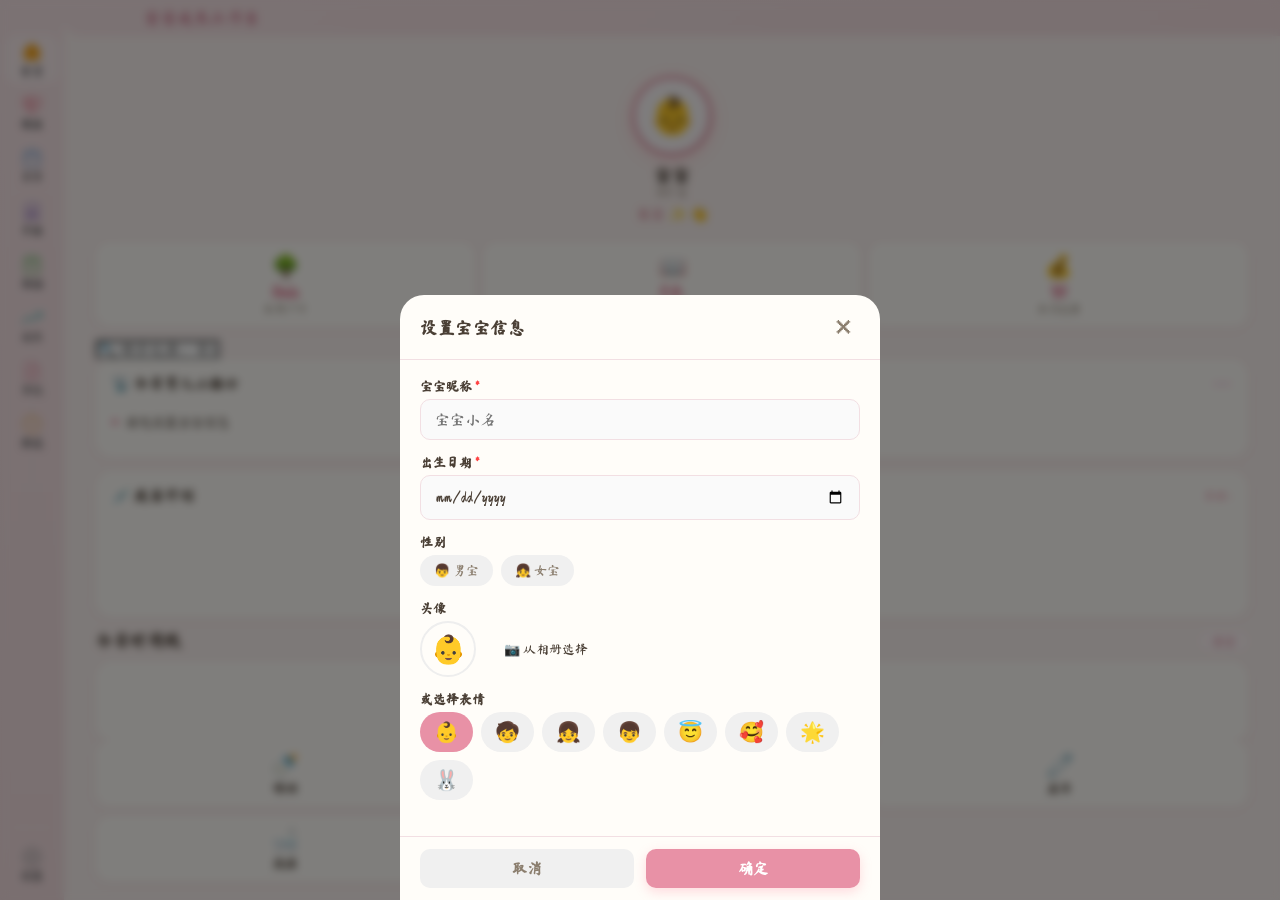
<file: index.html>
<!DOCTYPE html>
<html lang="zh-CN">
<head>
    <meta charset="UTF-8">
    <meta name="viewport" content="width=device-width, initial-scale=1.0, maximum-scale=1.0, user-scalable=no, viewport-fit=cover">
    <meta name="theme-color" content="#FFB7C5">
    <meta name="apple-mobile-web-app-capable" content="yes">
    <meta name="apple-mobile-web-app-status-bar-style" content="default">
    <meta name="apple-mobile-web-app-title" content="宝宝成长">
    <meta name="description" content="记录宝宝成长的每一天">
    <link rel="manifest" href="[data-uri]">
    <link rel="apple-touch-icon" href="[data-uri]">
    <link rel="icon" type="image/png" href="[data-uri]">
    <style>/* ===== 字体引入 ===== */
@import url('https://fonts.googleapis.com/css2?family=Ma+Shan+Zheng&display=swap');

/* ===== 基础重置 ===== */
* {
    margin: 0;
    padding: 0;
    box-sizing: border-box;
    -webkit-tap-highlight-color: transparent;
}

:root {
    --primary: #E891A6;
    --primary-light: #F5C4D0;
    --primary-dark: #D4788C;
    --secondary: #FBE8EE;
    --accent: #E891A6;
    --bg: #FBF2F0;
    --card-bg: #FFFDF9;
    --text: #4A3F35;
    --text-light: #8B7E6E;
    --text-lighter: #B8A99A;
    --border: #F2DFE3;
    --shadow: 0 2px 12px rgba(210, 150, 160, 0.08);
    --shadow-hover: 0 4px 20px rgba(210, 150, 160, 0.15);
    --radius: 16px;
    --radius-sm: 10px;
    --header-h: 80px;
    --nav-h: 64px;
    --safe-top: env(safe-area-inset-top, 0px);
    --safe-bottom: env(safe-area-inset-bottom, 0px);
}

html, body {
    height: 100%;
    overflow: hidden;
    font-family: 'Ma Shan Zheng', -apple-system, BlinkMacSystemFont, 'PingFang SC', 'Helvetica Neue', sans-serif;
    font-size: 15px;
    color: var(--text);
    background: var(--bg);
    -webkit-font-smoothing: antialiased;
    overscroll-behavior: none;
}

button {
    border: none;
    background: none;
    cursor: pointer;
    font-family: inherit;
    font-size: inherit;
    color: inherit;
}

input, textarea, select {
    font-family: inherit;
    font-size: inherit;
    -webkit-appearance: none;
    border-radius: 0;
}

#app {
    display: flex;
    flex-direction: column;
    height: 100vh;
    height: 100dvh;
    max-width: 480px;
    margin: 0 auto;
    position: relative;
}

/* ===== 顶部状态栏 ===== */
.app-header {
    flex-shrink: 0;
    background: transparent;
    padding: var(--safe-top) 16px 10px;
    padding-top: calc(var(--safe-top) + 10px);
    z-index: 10;
    position: relative;
    margin-left: 64px;
}

.app-header::before {
    content: '';
    position: absolute;
    left: -64px;
    top: 0;
    right: 0;
    bottom: 0;
    background: linear-gradient(135deg, rgba(245, 220, 225, 0.6) 0%, rgba(240, 210, 215, 0.6) 100%);
    backdrop-filter: blur(10px);
    -webkit-backdrop-filter: blur(10px);
    z-index: -1;
    border-radius: 0 0 0 16px;
}

.header-content {
    display: flex;
    align-items: center;
    justify-content: flex-start;
}

.header-logo {
    color: #D4859A;
    font-size: 16px;
    font-weight: 700;
    letter-spacing: 1px;
}

/* ===== 主内容区 ===== */
.app-main {
    flex: 1;
    overflow-y: auto;
    overflow-x: hidden;
    -webkit-overflow-scrolling: touch;
    padding: 16px;
    padding-bottom: 16px;
}

.page {
    display: none;
    padding: 16px;
    animation: fadeIn 0.3s ease;
}

.page.active {
    display: block;
}

@keyframes fadeIn {
    from { opacity: 0; transform: translateY(8px); }
    to { opacity: 1; transform: translateY(0); }
}

/* ===== 首页仪表盘 ===== */
.dash-avatar-section {
    display: flex;
    flex-direction: column;
    align-items: center;
    padding: 8px 0 20px;
}

.dash-avatar-ring {
    width: 80px;
    height: 80px;
    border-radius: 50%;
    background: linear-gradient(135deg, var(--primary), var(--primary-dark));
    padding: 3px;
    margin-bottom: 10px;
    box-shadow: 0 4px 16px rgba(255, 143, 163, 0.3);
}

.dash-avatar {
    width: 100%;
    height: 100%;
    border-radius: 50%;
    background: rgba(255,255,255,0.95);
    display: flex;
    align-items: center;
    justify-content: center;
    font-size: 36px;
    cursor: pointer;
    overflow: hidden;
    transition: transform 0.15s;
    background-size: cover;
    background-position: center;
    border: 2px solid #fff;
}

.dash-avatar:active {
    transform: scale(0.93);
}

.dash-baby-name {
    font-size: 18px;
    font-weight: 700;
    color: var(--text);
    margin-bottom: 2px;
}

.dash-baby-age {
    font-size: 12px;
    color: var(--text-light);
    margin-bottom: 8px;
}

.dash-greeting {
    font-size: 14px;
    color: var(--primary-dark);
    font-weight: 500;
}

/* 今日概览大卡片 */
.dash-overview-card {
    background: var(--card-bg);
    border-radius: 20px;
    padding: 20px;
    box-shadow: var(--shadow);
    margin-bottom: 14px;
}

.dash-overview-header {
    display: flex;
    justify-content: space-between;
    align-items: center;
    margin-bottom: 18px;
}

.dash-overview-title {
    font-size: 17px;
    font-weight: 700;
    color: var(--text);
}

.dash-overview-date {
    font-size: 12px;
    color: var(--text-light);
}

.dash-overview-stats {
    display: grid;
    grid-template-columns: 1fr 1fr 1fr 1fr;
    gap: 8px;
}

.dash-stat {
    display: flex;
    flex-direction: column;
    align-items: center;
    padding: 10px 4px;
    border-radius: 14px;
    background: #FFF5F7;
    cursor: pointer;
    transition: transform 0.15s, background 0.2s;
}

.dash-stat:active {
    transform: scale(0.95);
    background: #FFE4EC;
}

.dash-stat-icon {
    font-size: 22px;
    margin-bottom: 4px;
}

.dash-stat-value {
    font-size: 16px;
    font-weight: 700;
    color: var(--primary-dark);
    margin-bottom: 2px;
}

.dash-stat-label {
    font-size: 11px;
    color: var(--text-light);
}

/* 今日待办 */
.dash-todo-card {
    background: var(--card-bg);
    border-radius: 20px;
    padding: 20px;
    box-shadow: var(--shadow);
    margin-bottom: 14px;
}

.dash-todo-header {
    display: flex;
    justify-content: space-between;
    align-items: center;
    margin-bottom: 14px;
}

.dash-todo-title {
    font-size: 17px;
    font-weight: 700;
    color: var(--text);
}

.dash-todo-count {
    font-size: 12px;
    color: var(--primary-dark);
    font-weight: 600;
    background: #FFF5F7;
    padding: 4px 10px;
    border-radius: 10px;
}

.dash-todo-list {
    display: flex;
    flex-direction: column;
    gap: 6px;
}

.dash-todo-item {
    display: flex;
    align-items: center;
    gap: 10px;
    padding: 10px 12px;
    border-radius: 12px;
    cursor: pointer;
    transition: background 0.2s;
    background: #FAFAFA;
}

.dash-todo-item:hover {
    background: #FFF5F7;
}

.dash-todo-item input[type="checkbox"] {
    display: none;
}

.todo-check {
    width: 20px;
    height: 20px;
    border-radius: 50%;
    border: 2px solid #DDD;
    flex-shrink: 0;
    display: flex;
    align-items: center;
    justify-content: center;
    transition: all 0.2s;
}

.dash-todo-item input[type="checkbox"]:checked + .todo-check {
    background: var(--primary);
    border-color: var(--primary);
}

.dash-todo-item input[type="checkbox"]:checked + .todo-check::after {
    content: '✓';
    color: #fff;
    font-size: 12px;
    font-weight: 700;
}

.todo-text {
    font-size: 14px;
    color: var(--text);
    flex: 1;
}

.dash-todo-item input[type="checkbox"]:checked ~ .todo-text {
    color: var(--text-lighter);
    text-decoration: line-through;
}

/* 快捷操作 */
.dash-quick-actions {
    display: grid;
    grid-template-columns: 1fr 1fr 1fr;
    gap: 10px;
    margin-bottom: 18px;
}

.dash-quick-btn {
    background: var(--card-bg);
    border-radius: 14px;
    padding: 12px 8px;
    font-size: 12px;
    font-weight: 600;
    color: var(--text);
    box-shadow: var(--shadow);
    transition: transform 0.15s, box-shadow 0.15s;
    text-align: center;
    display: flex;
    flex-direction: column;
    align-items: center;
    gap: 4px;
}

.dash-quick-btn:active {
    transform: scale(0.95);
    box-shadow: var(--shadow-hover);
}

.dash-quick-icon {
    font-size: 22px;
}

/* 时间线标题 */
.dash-timeline-header {
    display: flex;
    justify-content: space-between;
    align-items: center;
    margin-bottom: 10px;
}

.dash-timeline-title {
    font-size: 17px;
    font-weight: 700;
    color: var(--text);
}

.dash-timeline-clear {
    font-size: 12px;
    color: var(--primary-dark);
    padding: 4px 12px;
    border-radius: 12px;
    background: #FFF5F7;
    font-weight: 500;
    transition: background 0.2s;
}

.dash-timeline-clear:active {
    background: #FFE4EC;
}

/* ===== 时间线 ===== */
.timeline {
    background: var(--card-bg);
    border-radius: var(--radius);
    padding: 12px 16px;
    box-shadow: var(--shadow);
    min-height: 80px;
}

.timeline-item {
    display: flex;
    align-items: flex-start;
    gap: 12px;
    padding: 10px 0;
    border-bottom: 1px solid var(--border);
    position: relative;
}

.timeline-item:last-child {
    border-bottom: none;
}

.timeline-time {
    font-size: 12px;
    color: var(--primary);
    font-weight: 600;
    white-space: nowrap;
    min-width: 44px;
}

.timeline-content {
    flex: 1;
    font-size: 14px;
    color: var(--text);
}

.timeline-content .timeline-icon {
    margin-right: 4px;
}

.empty-state {
    text-align: center;
    color: var(--text-lighter);
    font-size: 14px;
    padding: 20px 0;
}

/* ===== 健康档案 ===== */
.health-nav, .daily-nav {
    display: flex;
    flex-direction: column;
    gap: 6px;
    margin-bottom: 16px;
    padding-bottom: 4px;
}

.health-nav::-webkit-scrollbar, .daily-nav::-webkit-scrollbar {
    display: none;
}

.health-tab, .daily-tab {
    white-space: nowrap;
    padding: 10px 14px;
    border-radius: 12px;
    background: var(--card-bg);
    font-size: 13px;
    font-weight: 500;
    color: var(--text-light);
    box-shadow: var(--shadow);
    transition: all 0.2s;
    text-align: left;
}

.health-tab.active, .daily-tab.active {
    background: var(--primary);
    color: #fff;
}

.health-content, .daily-content {
    display: none;
}

.health-content.active, .daily-content.active {
    display: block;
}

/* ===== 早教导航 ===== */
.early-nav {
    display: flex;
    flex-wrap: wrap;
    gap: 8px;
    margin-bottom: 16px;
}

.early-tab {
    padding: 10px 14px;
    border-radius: 12px;
    background: var(--card-bg);
    font-size: 13px;
    font-weight: 500;
    color: var(--text-light);
    box-shadow: var(--shadow);
    transition: all 0.2s;
    cursor: pointer;
    border: none;
}

.early-tab.active {
    background: var(--primary);
    color: #fff;
}

.early-content {
    display: none;
}

.early-content.active {
    display: block;
}

/* ===== 购物模块 ===== */
.shopping-total-card {
    background: linear-gradient(135deg, var(--primary) 0%, var(--primary-dark) 100%);
    color: #fff;
    border-radius: var(--radius);
    padding: 20px;
    margin-bottom: 16px;
    text-align: center;
}

.shopping-total-label {
    font-size: 13px;
    opacity: 0.85;
    margin-bottom: 4px;
}

.shopping-total-value {
    font-size: 32px;
    font-weight: 700;
    margin-bottom: 2px;
}

.shopping-total-desc {
    font-size: 12px;
    opacity: 0.7;
}

.shopping-month-card {
    margin-bottom: 16px;
}

.shopping-month-header {
    display: flex;
    justify-content: space-between;
    align-items: center;
    padding: 12px 16px;
    background: var(--card-bg);
    border-radius: var(--radius) var(--radius) 0 0;
    border-bottom: 1px solid var(--border);
}

.shopping-month-title {
    font-size: 15px;
    font-weight: 600;
    color: var(--text);
}

.shopping-month-total {
    font-size: 18px;
    font-weight: 700;
    color: var(--primary);
}

.shopping-month-items {
    background: var(--card-bg);
    border-radius: 0 0 var(--radius) var(--radius);
    overflow: hidden;
}

.shopping-month-items .record-card {
    border-radius: 0;
    box-shadow: none;
    border-bottom: 1px solid var(--border);
    margin-bottom: 0;
}

.shopping-month-items .record-card:last-child {
    border-bottom: none;
    border-radius: 0 0 var(--radius) var(--radius);
}

/* ===== 日期选择器 ===== */
.daily-date-selector {
    display: flex;
    align-items: center;
    justify-content: center;
    gap: 16px;
    margin-bottom: 16px;
}

.date-arrow {
    width: 36px;
    height: 36px;
    border-radius: 50%;
    background: var(--card-bg);
    font-size: 22px;
    color: var(--primary);
    display: flex;
    align-items: center;
    justify-content: center;
    box-shadow: var(--shadow);
}

.date-arrow:active {
    background: var(--primary-light);
}

.date-display {
    font-size: 15px;
    font-weight: 600;
    color: var(--text);
}

/* ===== 记录列表 ===== */
.add-btn {
    width: 100%;
    background: var(--primary);
    color: #fff;
    padding: 12px;
    border-radius: var(--radius-sm);
    font-size: 15px;
    font-weight: 600;
    margin-bottom: 12px;
    box-shadow: 0 4px 12px rgba(255, 143, 163, 0.3);
    transition: transform 0.15s;
}

.add-btn:active {
    transform: scale(0.97);
}

.record-list {
    display: flex;
    flex-direction: column;
    gap: 10px;
}

.record-card {
    background: var(--card-bg);
    border-radius: var(--radius-sm);
    padding: 14px;
    box-shadow: var(--shadow);
    position: relative;
    overflow: hidden;
}

.record-card::before {
    content: '';
    position: absolute;
    left: 0;
    top: 0;
    bottom: 0;
    width: 4px;
    background: var(--primary);
}

.record-card[data-type="medical"]::before { background: #FF8FA3; }
.record-card[data-type="vaccine"]::before { background: #B5EAD7; }
.record-card[data-type="checkup"]::before { background: #C7CEEA; }
.record-card[data-type="medication"]::before { background: #FFB7B2; }

.record-card-header {
    display: flex;
    justify-content: space-between;
    align-items: flex-start;
    margin-bottom: 6px;
}

.record-title {
    font-size: 15px;
    font-weight: 600;
    color: var(--text);
}

.record-date {
    font-size: 12px;
    color: var(--text-light);
}

.record-detail {
    font-size: 13px;
    color: var(--text-light);
    line-height: 1.5;
}

.record-detail strong {
    color: var(--text);
    font-weight: 600;
}

.record-tags {
    display: flex;
    flex-wrap: wrap;
    gap: 6px;
    margin-top: 8px;
}

.record-tag {
    background: var(--primary-light);
    color: var(--primary-dark);
    padding: 2px 8px;
    border-radius: 10px;
    font-size: 11px;
    font-weight: 500;
}

.record-actions {
    position: absolute;
    top: 10px;
    right: 10px;
    display: flex;
    gap: 4px;
}

.record-edit {
    color: var(--text-lighter);
    font-size: 14px;
    width: 28px;
    height: 28px;
    display: flex;
    align-items: center;
    justify-content: center;
    border-radius: 50%;
    transition: all 0.2s;
    opacity: 0.5;
}

.record-edit:active {
    opacity: 1;
    color: #FF8FA3;
}

.record-delete {
    color: var(--text-lighter);
    font-size: 16px;
    width: 28px;
    height: 28px;
    display: flex;
    align-items: center;
    justify-content: center;
    border-radius: 50%;
    transition: all 0.2s;
    opacity: 0.5;
}

.record-delete:active {
    opacity: 1;
    color: #ff4444;
}

/* ===== 成长发育 ===== */
.growth-section {
    margin-bottom: 24px;
}

.growth-section-title {
    font-size: 16px;
    font-weight: 700;
    margin-bottom: 10px;
    color: var(--text);
}

.growth-stats {
    display: flex;
    gap: 10px;
    margin-bottom: 12px;
}

.growth-stat-card {
    flex: 1;
    background: var(--card-bg);
    border-radius: var(--radius-sm);
    padding: 12px;
    text-align: center;
    box-shadow: var(--shadow);
}

.growth-stat-label {
    font-size: 12px;
    color: var(--text-light);
    margin-bottom: 4px;
}

.growth-stat-value {
    font-size: 20px;
    font-weight: 700;
    color: var(--primary-dark);
}

.growth-stat-unit {
    font-size: 12px;
    color: var(--text-light);
}
.growth-stat-range {
    font-size: 10px;
    color: #999;
    margin-top: 4px;
    line-height: 1.3;
}

.chart-container {
    background: var(--card-bg);
    border-radius: var(--radius-sm);
    padding: 12px;
    box-shadow: var(--shadow);
    margin-bottom: 12px;
    min-height: 180px;
}

.chart-container canvas {
    width: 100% !important;
    height: 100% !important;
}

/* 里程碑 */
.milestone-list {
    display: flex;
    flex-direction: column;
    gap: 10px;
}

.milestone-card {
    background: var(--card-bg);
    border-radius: var(--radius-sm);
    padding: 14px;
    box-shadow: var(--shadow);
    display: flex;
    align-items: flex-start;
    gap: 12px;
    position: relative;
}

.milestone-icon {
    width: 40px;
    height: 40px;
    border-radius: 50%;
    background: var(--secondary);
    display: flex;
    align-items: center;
    justify-content: center;
    font-size: 20px;
    flex-shrink: 0;
}

.milestone-info {
    flex: 1;
}

.milestone-title {
    font-size: 15px;
    font-weight: 600;
    margin-bottom: 4px;
}

.milestone-date {
    font-size: 12px;
    color: var(--text-light);
}

.milestone-note {
    font-size: 13px;
    color: var(--text-light);
    margin-top: 4px;
    line-height: 1.4;
}

/* ===== 日记 ===== */
.diary-list {
    display: flex;
    flex-direction: column;
    gap: 12px;
}

.diary-card {
    background: var(--card-bg);
    border-radius: var(--radius);
    padding: 16px;
    box-shadow: var(--shadow);
    position: relative;
}

.diary-header {
    display: flex;
    justify-content: space-between;
    align-items: center;
    margin-bottom: 10px;
}

.diary-date {
    font-size: 13px;
    color: var(--primary);
    font-weight: 600;
}

.diary-mood {
    font-size: 22px;
}

.diary-content {
    font-size: 14px;
    color: var(--text);
    line-height: 1.6;
    white-space: pre-wrap;
}

.diary-images {
    display: grid;
    grid-template-columns: 1fr 1fr 1fr;
    gap: 6px;
    margin-top: 10px;
}

.diary-image {
    width: 100%;
    aspect-ratio: 1;
    object-fit: cover;
    border-radius: 8px;
}

/* ===== 左侧边栏导航 ===== */
#app {
    flex-direction: row !important;
    max-width: none !important;
    height: 100vh;
    height: 100dvh;
}

.main-wrapper {
    flex: 1;
    display: flex;
    flex-direction: column;
    min-width: 0;
    overflow: hidden;
    margin-left: 64px;
}

/* ===== 左侧边栏导航 - 极简图标风格 ===== */
.sidebar-nav {
    position: fixed;
    left: 0;
    top: 0;
    bottom: 0;
    width: 64px;
    background: linear-gradient(180deg, rgba(245, 220, 225, 0.6) 0%, rgba(240, 210, 215, 0.6) 100%);
    backdrop-filter: blur(10px);
    -webkit-backdrop-filter: blur(10px);
    display: flex;
    flex-direction: column;
    align-items: center;
    padding: 16px 0 12px;
    z-index: 100;
    color: #888;
    border-radius: 0;
}

.nav-btn {
    display: flex;
    flex-direction: column;
    align-items: center;
    justify-content: center;
    gap: 2px;
    color: #999;
    transition: all 0.2s;
    padding: 6px;
    border-radius: 12px;
    width: 52px;
    height: auto;
    min-height: 44px;
}

.nav-btn.active {
    background: rgba(255,255,255,0.3);
    transform: scale(1.05);
}

.sidebar-menu {
    flex: 1;
    display: flex;
    flex-direction: column;
    align-items: center;
    gap: 12px;
    width: 100%;
    padding-top: 20px;
}

.sidebar-footer {
    padding-top: 12px;
    border-top: 1px solid rgba(255,255,255,0.2);
    width: 40px;
    display: flex;
    justify-content: center;
}

.nav-btn:active {
    background: rgba(255,255,255,0.15);
}

.nav-svg {
    width: 20px;
    height: 20px;
}

.nav-label {
    font-size: 11px;
    font-weight: 600;
    color: #666;
    line-height: 1.2;
}

/* ===== 模态框 ===== */
.modal-overlay {
    position: fixed;
    top: 0;
    left: 0;
    right: 0;
    bottom: 0;
    background: rgba(0,0,0,0.5);
    display: none;
    align-items: flex-end;
    justify-content: center;
    z-index: 100;
    backdrop-filter: blur(4px);
    -webkit-backdrop-filter: blur(4px);
}

.modal-overlay.active {
    display: flex;
    animation: fadeIn 0.2s ease;
}

.modal {
    background: var(--card-bg);
    width: 100%;
    max-width: 480px;
    max-height: 85vh;
    border-radius: 24px 24px 0 0;
    display: flex;
    flex-direction: column;
    animation: slideUp 0.3s cubic-bezier(0.4, 0, 0.2, 1);
    padding-bottom: var(--safe-bottom);
}

@keyframes slideUp {
    from { transform: translateY(100%); }
    to { transform: translateY(0); }
}

.modal-header {
    display: flex;
    justify-content: space-between;
    align-items: center;
    padding: 16px 20px;
    border-bottom: 1px solid var(--border);
}

.modal-title {
    font-size: 17px;
    font-weight: 700;
}

.modal-close {
    font-size: 20px;
    color: var(--text-light);
    width: 32px;
    height: 32px;
    display: flex;
    align-items: center;
    justify-content: center;
}

.modal-body {
    flex: 1;
    overflow-y: auto;
    padding: 20px;
}

.modal-footer {
    display: flex;
    gap: 12px;
    padding: 12px 20px;
    border-top: 1px solid var(--border);
}

.btn-cancel, .btn-confirm {
    flex: 1;
    padding: 12px;
    border-radius: var(--radius-sm);
    font-size: 15px;
    font-weight: 600;
}

.btn-cancel {
    background: #f0f0f0;
    color: var(--text-light);
}

.btn-confirm {
    background: var(--primary);
    color: #fff;
    box-shadow: 0 4px 12px rgba(255, 143, 163, 0.3);
}

.btn-confirm:active {
    transform: scale(0.97);
}

/* ===== 表单元素 ===== */
.form-group {
    margin-bottom: 16px;
}

.form-label {
    display: block;
    font-size: 13px;
    font-weight: 600;
    color: var(--text);
    margin-bottom: 6px;
}

.form-label .required {
    color: #ff4444;
}

.form-input, .form-textarea, .form-select {
    width: 100%;
    padding: 12px 14px;
    border: 1.5px solid var(--border);
    border-radius: var(--radius-sm);
    font-size: 15px;
    color: var(--text);
    background: #FAFAFA;
    transition: border-color 0.2s, background 0.2s;
}

.form-input:focus, .form-textarea:focus, .form-select:focus {
    outline: none;
    border-color: var(--primary);
    background: #fff;
}

.form-textarea {
    resize: none;
    min-height: 80px;
    line-height: 1.5;
}

.form-row {
    display: flex;
    gap: 12px;
}

.form-row .form-group {
    flex: 1;
}

.form-chips {
    display: flex;
    flex-wrap: wrap;
    gap: 8px;
}

.form-chip {
    padding: 8px 14px;
    border-radius: 20px;
    background: #f0f0f0;
    font-size: 13px;
    color: var(--text-light);
    transition: all 0.2s;
}

.form-chip.active {
    background: var(--primary);
    color: #fff;
}

.form-counter {
    display: flex;
    align-items: center;
    gap: 12px;
    justify-content: center;
}

.counter-btn {
    width: 36px;
    height: 36px;
    border-radius: 50%;
    background: var(--primary-light);
    color: var(--primary-dark);
    font-size: 20px;
    font-weight: 700;
    display: flex;
    align-items: center;
    justify-content: center;
}

.counter-value {
    font-size: 20px;
    font-weight: 700;
    min-width: 50px;
    text-align: center;
}

.image-upload {
    display: flex;
    flex-wrap: wrap;
    gap: 8px;
}

.image-upload-btn {
    width: 70px;
    height: 70px;
    border: 2px dashed var(--border);
    border-radius: var(--radius-sm);
    display: flex;
    align-items: center;
    justify-content: center;
    font-size: 28px;
    color: var(--text-lighter);
    background: #FAFAFA;
}

.image-upload-btn:active {
    border-color: var(--primary);
}

.image-preview {
    width: 70px;
    height: 70px;
    border-radius: var(--radius-sm);
    object-fit: cover;
    position: relative;
}

/* ===== Toast ===== */
.toast {
    position: fixed;
    top: 50%;
    left: 50%;
    transform: translate(-50%, -50%) scale(0.8);
    background: rgba(0,0,0,0.75);
    color: #fff;
    padding: 12px 24px;
    border-radius: 12px;
    font-size: 14px;
    z-index: 200;
    opacity: 0;
    pointer-events: none;
    transition: all 0.3s cubic-bezier(0.4, 0, 0.2, 1);
    white-space: nowrap;
}

.toast.show {
    opacity: 1;
    transform: translate(-50%, -50%) scale(1);
}

/* ===== 设置面板特殊样式 ===== */
.settings-section {
    margin-bottom: 20px;
}

.settings-section-title {
    font-size: 13px;
    font-weight: 600;
    color: var(--text-light);
    margin-bottom: 8px;
    text-transform: uppercase;
    letter-spacing: 0.5px;
}

.settings-item {
    display: flex;
    justify-content: space-between;
    align-items: center;
    padding: 14px 0;
    border-bottom: 1px solid var(--border);
}

.settings-item:last-child {
    border-bottom: none;
}

.settings-label {
    font-size: 15px;
    color: var(--text);
}

.settings-value {
    font-size: 14px;
    color: var(--text-light);
}

.danger-btn {
    width: 100%;
    padding: 12px;
    border-radius: var(--radius-sm);
    background: #fff0f0;
    color: #ff4444;
    font-size: 15px;
    font-weight: 600;
    margin-top: 20px;
}

/* ===== 安装提示 ===== */
.install-banner {
    position: fixed;
    bottom: 16px;
    left: 96px;
    right: 16px;
    max-width: 448px;
    margin: 0 auto;
    background: var(--card-bg);
    border-radius: var(--radius);
    padding: 14px 16px;
    box-shadow: 0 4px 20px rgba(0,0,0,0.15);
    display: none;
    align-items: center;
    gap: 12px;
    z-index: 50;
    animation: slideUp 0.3s ease;
}

.install-banner.show {
    display: flex;
}

.install-icon {
    font-size: 28px;
}

.install-text {
    flex: 1;
}

.install-title {
    font-size: 14px;
    font-weight: 600;
    color: var(--text);
}

.install-desc {
    font-size: 12px;
    color: var(--text-light);
    margin-top: 2px;
}

.install-action {
    background: var(--primary);
    color: #fff;
    padding: 8px 16px;
    border-radius: 20px;
    font-size: 13px;
    font-weight: 600;
}

.install-dismiss {
    color: var(--text-lighter);
    font-size: 18px;
    width: 28px;
    height: 28px;
    display: flex;
    align-items: center;
    justify-content: center;
}

/* ===== 早教页面竖排布局 ===== */
.early-layout {
    display: flex;
    gap: 12px;
    min-height: 0;
}

.early-sidebar {
    display: flex;
    flex-direction: column;
    gap: 8px;
    width: 56px;
    flex-shrink: 0;
    padding-top: 8px;
}

.early-nav-btn {
    display: flex;
    flex-direction: column;
    align-items: center;
    justify-content: center;
    gap: 2px;
    padding: 8px 4px;
    border-radius: 12px;
    background: var(--card-bg);
    box-shadow: var(--shadow);
    transition: all 0.2s;
    min-height: 52px;
}

.early-nav-btn.active {
    background: var(--primary);
    color: #fff;
    box-shadow: var(--shadow-hover);
}

.early-nav-icon {
    font-size: 18px;
    line-height: 1;
}

.early-nav-label {
    font-size: 10px;
    font-weight: 600;
    line-height: 1.2;
}

.early-main {
    flex: 1;
    min-width: 0;
    overflow-y: auto;
}

/* ===== 早教页面（旧样式兼容） ===== */
.early-nav {
    display: none;
}

.early-tab {
    display: none;
}

/* ===== 购物页面 ===== */
.shopping-summary {
    background: var(--card-bg);
    border-radius: var(--radius);
    padding: 16px;
    margin-bottom: 16px;
    box-shadow: var(--shadow);
    display: flex;
    justify-content: space-around;
    text-align: center;
}

.shopping-summary-item {
    flex: 1;
}
.shopping-summary-value {
    font-size: 24px;
    font-weight: 700;
    color: var(--primary);
}
.shopping-summary-label {
    font-size: 12px;
    color: var(--text-light);
    margin-top: 4px;
}

.shopping-month-card {
    background: var(--card-bg);
    border-radius: var(--radius);
    padding: 16px;
    margin-bottom: 12px;
    box-shadow: var(--shadow);
}

.shopping-month-header {
    display: flex;
    justify-content: space-between;
    align-items: center;
    padding-bottom: 12px;
    border-bottom: 1px solid var(--border);
    margin-bottom: 12px;
}

.shopping-month-title {
    font-size: 16px;
    font-weight: 700;
    color: var(--text);
}

.shopping-month-total {
    font-size: 16px;
    font-weight: 700;
    color: var(--primary);
}

.shopping-item {
    display: flex;
    align-items: center;
    padding: 10px 0;
    border-bottom: 1px solid var(--border);
    gap: 10px;
}
.shopping-item:last-child { border-bottom: none; }

.shopping-item-icon {
    width: 36px;
    height: 36px;
    border-radius: 10px;
    background: var(--secondary);
    display: flex;
    align-items: center;
    justify-content: center;
    font-size: 18px;
    flex-shrink: 0;
}

.shopping-item-info {
    flex: 1;
    min-width: 0;
}

.shopping-item-name {
    font-size: 14px;
    font-weight: 600;
    color: var(--text);
}

.shopping-item-meta {
    font-size: 12px;
    color: var(--text-light);
    margin-top: 2px;
}

.shopping-item-price {
    font-size: 15px;
    font-weight: 700;
    color: var(--primary);
    flex-shrink: 0;
}

.shopping-item-rating {
    color: #F5A623;
    font-size: 12px;
    flex-shrink: 0;
}

.shopping-empty {
    text-align: center;
    padding: 40px 20px;
    color: var(--text-lighter);
    font-size: 14px;
}

/* ===== 侧边栏按钮间距调整（8个按钮） ===== */
.sidebar-menu {
    gap: 6px;
}

/* ===== 童趣字体增强 ===== */
.section-title, .nav-label, .dash-baby-name, .dash-greeting,
.header-logo, .modal-title, .record-title, .shopping-month-title {
    letter-spacing: 0.5px;
}

/* ===== 首页新版 ===== */
.dash-data-row {
    display: flex;
    gap: 8px;
    margin-bottom: 14px;
}

.dash-data-card {
    flex: 1;
    background: var(--card-bg);
    border-radius: 14px;
    padding: 12px 8px;
    text-align: center;
    box-shadow: var(--shadow);
}

.dash-data-icon {
    font-size: 22px;
    margin-bottom: 4px;
}

.dash-data-value {
    font-size: 18px;
    font-weight: 700;
    color: var(--primary);
}

.dash-data-label {
    font-size: 11px;
    color: var(--text-light);
    margin-top: 2px;
}

/* 每日推送卡片 */
.dash-push-card {
    background: var(--card-bg);
    border-radius: 16px;
    padding: 16px;
    margin-bottom: 14px;
    box-shadow: var(--shadow);
}

.dash-push-header {
    display: flex;
    justify-content: space-between;
    align-items: center;
    margin-bottom: 12px;
}

.dash-push-title {
    font-size: 15px;
    font-weight: 700;
    color: var(--text);
}

.dash-push-age {
    font-size: 11px;
    color: var(--primary);
    background: var(--secondary);
    padding: 3px 10px;
    border-radius: 10px;
}

.dash-push-item {
    display: flex;
    gap: 8px;
    padding: 8px 0;
    border-bottom: 1px solid var(--border);
    align-items: flex-start;
}
.dash-push-item:last-child { border-bottom: none; }

.dash-push-dot {
    width: 6px;
    height: 6px;
    border-radius: 50%;
    background: var(--primary);
    margin-top: 6px;
    flex-shrink: 0;
}

.dash-push-text {
    font-size: 13px;
    color: var(--text);
    line-height: 1.5;
    flex: 1;
}

.dash-push-tag {
    display: inline-block;
    font-size: 10px;
    color: var(--text-lighter);
    background: var(--secondary);
    padding: 2px 6px;
    border-radius: 4px;
    margin-top: 4px;
}

/* ===== 每日推送页面 ===== */
.push-age-badge {
    text-align: center;
    font-size: 13px;
    color: var(--primary);
    font-weight: 600;
    padding: 4px 0 12px;
}

.push-nav {
    display: flex;
    gap: 4px;
    overflow-x: auto;
    padding: 0 0 12px;
    -webkit-overflow-scrolling: touch;
    scrollbar-width: none;
    flex-wrap: wrap;
}
.push-nav::-webkit-scrollbar { display: none; }

.push-tab {
    flex-shrink: 0;
    padding: 6px 12px;
    border-radius: 16px;
    font-size: 12px;
    font-weight: 500;
    color: var(--text-light);
    background: var(--card-bg);
    box-shadow: var(--shadow);
    transition: all 0.2s;
    white-space: nowrap;
}
.push-tab.active {
    background: var(--primary);
    color: #fff;
    box-shadow: var(--shadow-hover);
}

.push-content {
    display: none;
}
.push-content.active {
    display: block;
}

.push-card {
    background: var(--card-bg);
    border-radius: 14px;
    padding: 14px;
    margin-bottom: 10px;
    box-shadow: var(--shadow);
}

.push-card-header {
    display: flex;
    align-items: center;
    gap: 8px;
    margin-bottom: 8px;
}

.push-card-icon {
    font-size: 20px;
}

.push-card-title {
    font-size: 15px;
    font-weight: 700;
    color: var(--text);
    flex: 1;
}

.push-card-source {
    font-size: 10px;
    color: var(--text-lighter);
    background: var(--secondary);
    padding: 2px 6px;
    border-radius: 4px;
}

.push-card-content {
    font-size: 13px;
    color: var(--text);
    line-height: 1.6;
}

.push-card-tags {
    display: flex;
    gap: 4px;
    margin-top: 8px;
    flex-wrap: wrap;
}

.push-card-tag {
    font-size: 10px;
    color: var(--primary);
    background: var(--secondary);
    padding: 2px 8px;
    border-radius: 10px;
}

/* ===== 图表切换按钮 ===== */
.chart-toggle { display:flex; gap:6px; margin-bottom:8px; }
.chart-toggle-btn { flex:1; padding:6px; border-radius:8px; font-size:12px; font-weight:600; background:var(--card-bg); color:var(--text-light); box-shadow:var(--shadow); border:none; cursor:pointer; transition:all 0.2s; }
.chart-toggle-btn.active { background:var(--primary); color:#fff; }

/* ===== 疫苗提醒卡片 ===== */
.dash-vaccine-card { background:var(--card-bg); border-radius:16px; padding:16px; margin-bottom:14px; box-shadow:var(--shadow); }
.dash-vaccine-item { display:flex; gap:8px; padding:8px 0; border-bottom:1px solid var(--border); align-items:flex-start; }
.dash-vaccine-item:last-child { border-bottom:none; }
.dash-vaccine-dot { width:6px; height:6px; border-radius:50%; margin-top:6px; flex-shrink:0; }
.dash-vaccine-text { font-size:13px; color:var(--text); line-height:1.5; flex:1; }

/* ===== 成长页面子标签 ===== */
.growth-layout {
    display: flex;
    gap: 12px;
    min-height: 0;
}
.growth-sidebar {
    display: flex;
    flex-direction: column;
    gap: 8px;
    width: 56px;
    flex-shrink: 0;
    padding-top: 8px;
}
.growth-nav-btn {
    display: flex;
    flex-direction: column;
    align-items: center;
    justify-content: center;
    gap: 2px;
    padding: 8px 4px;
    border-radius: 12px;
    background: var(--card-bg);
    box-shadow: var(--shadow);
    transition: all 0.2s;
    min-height: 52px;
    cursor: pointer;
    border: none;
    font-family: inherit;
}
.growth-nav-btn.active {
    background: var(--primary);
    color: #fff;
    box-shadow: var(--shadow-hover);
}
.growth-nav-icon {
    font-size: 18px;
    line-height: 1;
}
.growth-nav-label {
    font-size: 10px;
    font-weight: 600;
    line-height: 1.2;
    color: var(--text-light);
}
.growth-nav-btn.active .growth-nav-label {
    color: #fff;
}
.growth-content {
    flex: 1;
    min-width: 0;
    overflow-y: auto;
}
.growth-section {
    display: none;
}
.growth-section.active {
    display: block;
}

/* ===== 成长时间轴 ===== */
.timeline-list {
    position: relative;
    padding-left: 24px;
}
.timeline-item {
    position: relative;
    padding-bottom: 20px;
}
.timeline-dot {
    position: absolute;
    left: -18px;
    top: 4px;
    width: 12px;
    height: 12px;
    border-radius: 50%;
    background: var(--primary);
    border: 2px solid #fff;
    box-shadow: 0 0 0 2px var(--primary);
    z-index: 1;
}
.timeline-line {
    position: absolute;
    left: -13px;
    top: 20px;
    bottom: 0;
    width: 2px;
    background: var(--border);
}
.timeline-card {
    background: var(--card-bg);
    border-radius: 12px;
    padding: 12px 14px;
    box-shadow: var(--shadow);
}
.timeline-card-date {
    font-size: 11px;
    color: var(--text-lighter);
    margin-bottom: 4px;
}
.timeline-card-body {
    font-size: 13px;
    color: var(--text);
    line-height: 1.5;
}

/* ===== 购物分类柱状图 ===== */
.shopping-total-card {
    text-align: center;
    padding: 12px;
}
.shopping-total-label {
    font-size: 12px;
    color: var(--text-light);
}
.shopping-total-value {
    font-size: 28px;
    font-weight: 700;
    color: var(--primary);
}
.shopping-total-desc {
    font-size: 11px;
    color: var(--text-lighter);
    margin-top: 2px;
}
</style>
    <title>宝宝成长记</title>
</head>
<body>
    <div id="app">
        <!-- 左侧边栏导航 - 极简图标风格 -->
        <nav class="sidebar-nav">
            <div class="sidebar-menu">
                <button class="nav-btn active" data-page="dashboard" title="首页" style="color:#F5A623">
                    <svg class="nav-svg" viewBox="0 0 24 24" fill="currentColor" stroke="none"><path d="M3 9l9-7 9 7v11a2 2 0 0 1-2 2H5a2 2 0 0 1-2-2z"/><polyline points="9 22 9 12 15 12 15 22"/></svg>
                    <span class="nav-label">首页</span>
                </button>
                <button class="nav-btn" data-page="health" title="健康" style="color:#E85D75">
                    <svg class="nav-svg" viewBox="0 0 24 24" fill="none" stroke="currentColor" stroke-width="1.5" stroke-linecap="round" stroke-linejoin="round"><path d="M20.84 4.61a5.5 5.5 0 0 0-7.78 0L12 5.67l-1.06-1.06a5.5 5.5 0 0 0-7.78 7.78l1.06 1.06L12 21.23l7.78-7.78 1.06-1.06a5.5 5.5 0 0 0 0-7.78z"/><polyline points="9 6 9 14 15 10" stroke-width="2"/></svg>
                    <span class="nav-label">健康</span>
                </button>
                <button class="nav-btn" data-page="daily" title="日常" style="color:#5B9BD5">
                    <svg class="nav-svg" viewBox="0 0 24 24" fill="none" stroke="currentColor" stroke-width="1.5" stroke-linecap="round" stroke-linejoin="round"><rect x="3" y="4" width="18" height="18" rx="2" ry="2"/><line x1="16" y1="2" x2="16" y2="6"/><line x1="8" y1="2" x2="8" y2="6"/><line x1="3" y1="10" x2="21" y2="10"/></svg>
                    <span class="nav-label">日常</span>
                </button>
                <button class="nav-btn" data-page="early" title="早教" style="color:#9B7EC4">
                    <svg class="nav-svg" viewBox="0 0 24 24" fill="none" stroke="currentColor" stroke-width="1.5" stroke-linecap="round" stroke-linejoin="round"><path d="M4 19.5A2.5 2.5 0 0 1 6.5 17H20"/><path d="M6.5 2H20v20H6.5A2.5 2.5 0 0 1 4 19.5v-15A2.5 2.5 0 0 1 6.5 2z"/><polygon points="12 6 13.5 10.5 18 10.5 14.5 13.5 15.5 18 12 15 8.5 18 9.5 13.5 6 10.5 10.5 10.5" fill="currentColor" stroke="none"/></svg>
                    <span class="nav-label">早教</span>
                </button>
                <button class="nav-btn" data-page="shopping" title="购物" style="color:#5CB85C">
                    <svg class="nav-svg" viewBox="0 0 24 24" fill="none" stroke="currentColor" stroke-width="1.5" stroke-linecap="round" stroke-linejoin="round"><path d="M6 2L3 6v14a2 2 0 0 0 2 2h14a2 2 0 0 0 2-2V6l-3-4z"/><line x1="3" y1="6" x2="21" y2="6"/><path d="M16 10a4 4 0 0 1-8 0"/></svg>
                    <span class="nav-label">购物</span>
                </button>
                <button class="nav-btn" data-page="growth" title="成长" style="color:#36B5B0">
                    <svg class="nav-svg" viewBox="0 0 24 24" fill="none" stroke="currentColor" stroke-width="1.5" stroke-linecap="round" stroke-linejoin="round"><polyline points="23 6 13.5 15.5 8.5 10.5 1 18"/><polyline points="17 6 23 6 23 12"/></svg>
                    <span class="nav-label">成长</span>
                </button>
                <button class="nav-btn" data-page="diary" title="日记" style="color:#E891A6">
                    <svg class="nav-svg" viewBox="0 0 24 24" fill="none" stroke="currentColor" stroke-width="1.5" stroke-linecap="round" stroke-linejoin="round"><path d="M14 2H6a2 2 0 0 0-2 2v16a2 2 0 0 0 2 2h12a2 2 0 0 0 2-2V8z"/><polyline points="14 2 14 8 20 8"/><line x1="16" y1="13" x2="8" y2="13"/><line x1="16" y1="17" x2="8" y2="17"/><polyline points="10 9 9 9 8 9"/></svg>
                    <span class="nav-label">日记</span>
                </button>
                <button class="nav-btn" data-page="dailyPush" title="推送" style="color:#F0AD4E">
                    <svg class="nav-svg" viewBox="0 0 24 24" fill="none" stroke="currentColor" stroke-width="1.5" stroke-linecap="round" stroke-linejoin="round"><circle cx="12" cy="12" r="10"/><line x1="12" y1="6" x2="12" y2="12"/><line x1="12" y1="16" x2="12.01" y2="16"/></svg>
                    <span class="nav-label">推送</span>
                </button>
            </div>
            <div class="sidebar-footer">
                <button class="nav-btn" id="sidebarSettings" title="设置">
                    <svg class="nav-svg" viewBox="0 0 24 24" fill="none" stroke="currentColor" stroke-width="1.5" stroke-linecap="round" stroke-linejoin="round"><circle cx="12" cy="12" r="3"/><path d="M19.4 15a1.65 1.65 0 0 0 .33 1.82l.06.06a2 2 0 0 1 0 2.83 2 2 0 0 1-2.83 0l-.06-.06a1.65 1.65 0 0 0-1.82-.33 1.65 1.65 0 0 0-1 1.51V21a2 2 0 0 1-2 2 2 2 0 0 1-2-2v-.09A1.65 1.65 0 0 0 9 19.4a1.65 1.65 0 0 0-1.82.33l-.06.06a2 2 0 0 1-2.83 0 2 2 0 0 1 0-2.83l.06-.06A1.65 1.65 0 0 0 4.68 15a1.65 1.65 0 0 0-1.51-1H3a2 2 0 0 1-2-2 2 2 0 0 1 2-2h.09A1.65 1.65 0 0 0 4.6 9a1.65 1.65 0 0 0-.33-1.82l-.06-.06a2 2 0 0 1 0-2.83 2 2 0 0 1 2.83 0l.06.06A1.65 1.65 0 0 0 9 4.68a1.65 1.65 0 0 0 1-1.51V3a2 2 0 0 1 2-2 2 2 0 0 1 2 2v.09a1.65 1.65 0 0 0 1 1.51 1.65 1.65 0 0 0 1.82-.33l.06-.06a2 2 0 0 1 2.83 0 2 2 0 0 1 0 2.83l-.06.06A1.65 1.65 0 0 0 19.4 9a1.65 1.65 0 0 0 1.51 1H21a2 2 0 0 1 2 2 2 2 0 0 1-2 2h-.09a1.65 1.65 0 0 0-1.51 1z"/></svg>
                    <span class="nav-label">设置</span>
                </button>
            </div>
        </nav>

        <!-- 主内容区 -->
        <div class="main-wrapper">
            <!-- 顶部状态栏 - 极简设计 -->
            <header class="app-header">
                <div class="header-content">
                    <div class="header-logo">安安成长工作台</div>
                </div>
            </header>

            <main class="app-main" id="mainContent">
            <!-- 首页仪表盘 -->
            <section class="page page-dashboard active" id="page-dashboard">
                <!-- 宝宝头像和信息 -->
                <div class="dash-avatar-section">
                    <div class="dash-avatar-ring">
                        <div class="dash-avatar" id="dashAvatar" title="点击更换头像">👶</div>
                    </div>
                    <div class="dash-baby-name" id="dashBabyName">宝宝</div>
                    <div class="dash-baby-age" id="dashBabyAge">0个月</div>
                    <div class="dash-greeting" id="greeting">早安 👋</div>
                </div>

                <!-- 本周数据卡片 -->
                <div class="dash-data-row" id="dashDataRow">
                    <div class="dash-data-card">
                        <div class="dash-data-icon">🌳</div>
                        <div class="dash-data-value" id="weekOutdoor">0h</div>
                        <div class="dash-data-label">本周户外</div>
                    </div>
                    <div class="dash-data-card">
                        <div class="dash-data-icon">📖</div>
                        <div class="dash-data-value" id="weekStory">0本</div>
                        <div class="dash-data-label">本周绘本</div>
                    </div>
                    <div class="dash-data-card">
                        <div class="dash-data-icon">💰</div>
                        <div class="dash-data-value" id="monthShopping">¥0</div>
                        <div class="dash-data-label">本月花费</div>
                    </div>
                </div>

                <!-- 全局搜索 -->
                <div class="dash-search-bar">
                    <input type="text" id="globalSearch" placeholder="🔍 搜索记录、日记、购物..." autocomplete="off">
                    <div class="search-results" id="searchResults" style="display:none"></div>
                </div>

                <!-- 每日推送精选 -->
                <div class="dash-push-card" id="dashPushCard">
                    <div class="dash-push-header">
                        <div class="dash-push-title">📡 今日育儿小贴士</div>
                        <span class="dash-push-age" id="dashPushAge"></span>
                    </div>
                    <div class="dash-push-list" id="dashPushList">
                        <div class="dash-push-item">
                            <span class="dash-push-dot"></span>
                            <div class="dash-push-text">加载中...</div>
                        </div>
                    </div>
                </div>

                <!-- 疫苗提醒 -->
                <div class="dash-vaccine-card" id="dashVaccineCard" style="display:block">
                    <div class="dash-push-header" style="cursor:pointer" onclick="App.showVaccineManager()">
                        <div class="dash-push-title">💉 疫苗计划</div>
                        <span style="font-size:11px;color:var(--primary)">管理 ›</span>
                    </div>
                    <div class="dash-vaccine-list" id="dashVaccineList"></div>
                </div>

                <!-- 今日时间线 -->
                <div class="dash-timeline-header">
                    <div class="dash-timeline-title">今日时间线</div>
                    <button class="dash-timeline-clear" id="clearTodayTimeline">清空</button>
                </div>
                <div class="timeline" id="todayTimeline">
                    <div class="empty-state">还没有记录，点击下方按钮开始吧</div>
                </div>

                <!-- 底部快捷操作 -->
                <div class="dash-quick-actions">
                    <button class="dash-quick-btn" data-action="quick-feed">
                        <span class="dash-quick-icon">🍼</span>
                        <span>喂奶</span>
                    </button>
                    <button class="dash-quick-btn" data-action="quick-sleep">
                        <span class="dash-quick-icon">😴</span>
                        <span>睡眠</span>
                    </button>
                    <button class="dash-quick-btn" data-action="quick-diaper">
                        <span class="dash-quick-icon">🧷</span>
                        <span>尿布</span>
                    </button>
                    <button class="dash-quick-btn" data-action="quick-bath">
                        <span class="dash-quick-icon">🛁</span>
                        <span>洗澡</span>
                    </button>
                    <button class="dash-quick-btn" data-action="quick-diary">
                        <span class="dash-quick-icon">📝</span>
                        <span>日记</span>
                    </button>
                </div>
            </section>

            <!-- 健康档案页 -->
            <section class="page" id="page-health">
                <div class="section-title">健康档案</div>
                <div class="health-nav">
                    <button class="health-tab active" data-tab="medical">🏥 就医记录</button>
                    <button class="health-tab" data-tab="vaccine">💉 疫苗接种</button>
                    <button class="health-tab" data-tab="checkup">📋 儿保体检</button>
                    <button class="health-tab" data-tab="medication">💊 用药记录</button>
                </div>

                <!-- 就医记录 -->
                <div class="health-content active" id="tab-medical">
                    <button class="add-btn" data-add="medical">+ 添加就医记录</button>
                    <div class="record-list" id="medicalList"></div>
                </div>

                <!-- 疫苗接种 -->
                <div class="health-content" id="tab-vaccine">
                    <button class="add-btn" data-add="vaccine">+ 添加疫苗记录</button>
                    <div class="record-list" id="vaccineList"></div>
                </div>

                <!-- 儿保体检 -->
                <div class="health-content" id="tab-checkup">
                    <button class="add-btn" data-add="checkup">+ 添加体检记录</button>
                    <div class="record-list" id="checkupList"></div>
                </div>

                <!-- 用药记录 -->
                <div class="health-content" id="tab-medication">
                    <button class="add-btn" data-add="medication">+ 添加用药记录</button>
                    <div class="record-list" id="medicationList"></div>
                </div>
            </section>

            <!-- 日常记录页 -->
            <section class="page" id="page-daily">
                <div class="section-title">日常记录</div>
                <div class="daily-date-selector">
                    <button class="date-arrow" id="prevDay">‹</button>
                    <div class="date-display" id="dailyDate"></div>
                    <button class="date-arrow" id="nextDay">›</button>
                </div>

                <div class="daily-nav">
                    <button class="daily-tab active" data-dtab="feeding">🍼 喂养</button>
                    <button class="daily-tab" data-dtab="sleep">😴 睡眠</button>
                    <button class="daily-tab" data-dtab="diaper">🧷 尿布</button>
                    <button class="daily-tab" data-dtab="bath">🛁 洗澡</button>
                </div>

                <div class="daily-content active" id="dtab-feeding">
                    <button class="add-btn" data-dadd="feeding">+ 记录喂养</button>
                    <div class="record-list" id="feedingList"></div>
                </div>
                <div class="daily-content" id="dtab-sleep">
                    <button class="add-btn" data-dadd="sleep">+ 记录睡眠</button>
                    <div class="record-list" id="sleepList"></div>
                </div>
                <div class="daily-content" id="dtab-diaper">
                    <button class="add-btn" data-dadd="diaper">+ 记录尿布</button>
                    <div class="record-list" id="diaperList"></div>
                </div>
                <div class="daily-content" id="dtab-bath">
                    <button class="add-btn" data-dadd="bath">+ 记录洗澡</button>
                    <div class="record-list" id="bathList"></div>
                </div>
            </section>

            <!-- 成长发育页 -->
            <section class="page" id="page-growth">
                <div class="section-title">成长发育</div>

                <div class="growth-layout">
                    <div class="growth-sidebar">
                        <button class="growth-nav-btn active" data-gtab="growth">
                            <span class="growth-nav-icon">📏</span>
                            <span class="growth-nav-label">身高体重</span>
                        </button>
                        <button class="growth-nav-btn" data-gtab="milestone">
                            <span class="growth-nav-icon">⭐</span>
                            <span class="growth-nav-label">里程碑</span>
                        </button>
                        <button class="growth-nav-btn" data-gtab="motor">
                            <span class="growth-nav-icon">🏃</span>
                            <span class="growth-nav-label">运动</span>
                        </button>
                        <button class="growth-nav-btn" data-gtab="timeline">
                            <span class="growth-nav-icon">🕐</span>
                            <span class="growth-nav-label">时间轴</span>
                        </button>
                    </div>
                    <div class="growth-content">

                <!-- 身高体重 -->
                <div class="growth-section active" id="gtab-growth">
                    <button class="add-btn" data-add="growth">+ 记录身高体重</button>
                    <div class="growth-stats" id="growthStats"></div>
                    <div class="chart-container">
                        <canvas id="growthChart"></canvas>
                    </div>
                    <div class="record-list" id="growthList"></div>
                </div>

                <!-- 发育里程碑 -->
                <div class="growth-section" id="gtab-milestone">
                    <button class="add-btn" data-add="milestone">+ 记录里程碑</button>
                    <div class="milestone-list" id="milestoneList"></div>
                </div>

                <!-- 运动发展 -->
                <div class="growth-section" id="gtab-motor">
                    <button class="add-btn" data-add="motor">+ 记录运动发展</button>
                    <div class="record-list" id="motorList"></div>
                </div>

                <!-- 成长时间轴 -->
                <div class="growth-section" id="gtab-timeline">
                    <div class="timeline-list" id="growthTimelineList"></div>
                </div>

                    </div>
                </div>
            </section>

            <!-- 日记相册页 -->
            <section class="page" id="page-diary">
                <div class="section-title">成长日记</div>
                <button class="add-btn" data-add="diary">+ 写新日记</button>
                <div class="diary-list" id="diaryList"></div>
            </section>

            <!-- 每日推送页面 -->
            <section class="page" id="page-dailyPush">
                <div class="section-title">每日推送</div>
                <div class="push-age-badge" id="pushAgeBadge">安安 · 5个月</div>
                <div class="push-nav">
                    <button class="push-tab active" data-ptab="feeding">🍽️ 饮食</button>
                    <button class="push-tab" data-ptab="education">🧩 早教</button>
                    <button class="push-tab" data-ptab="development">📈 发育</button>
                    <button class="push-tab" data-ptab="sleep">💤 睡眠</button>
                    <button class="push-tab" data-ptab="health">🩺 健康</button>
                    <button class="push-tab" data-ptab="care">👶 护理</button>
                </div>
                <div class="push-content active" id="ptab-feeding"></div>
                <div class="push-content" id="ptab-education"></div>
                <div class="push-content" id="ptab-development"></div>
                <div class="push-content" id="ptab-sleep"></div>
                <div class="push-content" id="ptab-health"></div>
                <div class="push-content" id="ptab-care"></div>
            </section>

            <!-- 早教页面 -->
            <section class="page" id="page-early">
                <div class="section-title">早教启蒙</div>
                <div class="early-layout">
                    <div class="early-sidebar">
                        <button class="early-nav-btn active" data-etab="outdoor" title="户外">
                            <span class="early-nav-icon">🌳</span>
                            <span class="early-nav-label">户外</span>
                        </button>
                        <button class="early-nav-btn" data-etab="exercise" title="运动">
                            <span class="early-nav-icon">🤸</span>
                            <span class="early-nav-label">运动</span>
                        </button>
                        <button class="early-nav-btn" data-etab="story" title="绘本">
                            <span class="early-nav-icon">📖</span>
                            <span class="early-nav-label">绘本</span>
                        </button>
                        <button class="early-nav-btn" data-etab="music" title="音乐">
                            <span class="early-nav-icon">🎵</span>
                            <span class="early-nav-label">音乐</span>
                        </button>
                        <button class="early-nav-btn" data-etab="customEarly" id="earlyCustomTabBtn" title="自定义">
                            <span class="early-nav-icon">➕</span>
                            <span class="early-nav-label">自定义</span>
                        </button>
                    </div>
                    <div class="early-main">
                        <div class="early-content active" id="etab-outdoor">
                            <button class="add-btn" data-eadd="outdoor">+ 记录户外</button>
                            <div class="record-list" id="earlyOutdoorList"></div>
                        </div>
                        <div class="early-content" id="etab-exercise">
                            <button class="add-btn" data-eadd="exercise">+ 记录运动</button>
                            <div class="record-list" id="earlyExerciseList"></div>
                        </div>
                        <div class="early-content" id="etab-story">
                            <button class="add-btn" data-eadd="story">+ 记录绘本</button>
                            <div class="record-list" id="earlyStoryList"></div>
                        </div>
                        <div class="early-content" id="etab-music">
                            <button class="add-btn" data-eadd="music">+ 记录音乐</button>
                            <div class="record-list" id="musicList"></div>
                        </div>
                        <div class="early-content" id="etab-customEarly">
                            <button class="add-btn" data-eadd="customEarly">+ 添加自定义记录</button>
                            <div class="record-list" id="customEarlyList"></div>
                        </div>
                    </div>
                </div>
            </section>

            <!-- 购物页面 -->
            <section class="page" id="page-shopping">
                <div class="section-title">购物清单</div>
                <button class="add-btn" data-add="shopping">+ 添加购物记录</button>
                <div class="shopping-summary" id="shoppingSummary"></div>
                <div class="record-list" id="shoppingList"></div>
            </section>
        </main>
        </div>
    </div>

    <!-- 模态框 -->
    <div class="modal-overlay" id="modalOverlay">
        <div class="modal" id="modal">
            <div class="modal-header">
                <div class="modal-title" id="modalTitle">标题</div>
                <button class="modal-close" id="modalClose">✕</button>
            </div>
            <div class="modal-body" id="modalBody"></div>
            <div class="modal-footer">
                <button class="btn-cancel" id="modalCancel">取消</button>
                <button class="btn-confirm" id="modalConfirm">确定</button>
            </div>
        </div>
    </div>

    <!-- Toast提示 -->
    <div class="toast" id="toast"></div>

    <script>/**
 * 存储模块 - 使用 localStorage 持久化数据
 */

const Storage = {
    DB_KEY: 'baby_tracker_db',

    // 默认数据结构
    getDefaultDB() {
        return {
            baby: {
                name: '',
                gender: '',
                birthDate: '',
                avatar: '👶'
            },
            medical: [],      // 就医记录
            vaccine: [],      // 疫苗接种
            checkup: [],      // 儿保体检
            medication: [],   // 用药记录
            feeding: [],      // 喂养记录
            sleep: [],        // 睡眠记录
            outdoor: [],      // 户外活动
            story: [],        // 故事时间
            diaper: [],       // 尿布记录
            bath: [],         // 洗澡记录
            growth: [],       // 身高体重
            milestone: [],    // 发育里程碑
            motor: [],        // 运动发展
            diary: [],        // 成长日记
            shopping: [],     // 购物记录
            music: [],        // 音乐早教
            customEarly: [],  // 自定义早教
            vaccineCustom: [], // 自定义疫苗计划
            timeline: {},     // 按日期组织的每日时间线 { '2024-01-01': [...] }
            settings: {
                storyTime: '20:00',    // 默认故事时间
                outdoorGoal: 120,       // 户外目标分钟
                sleepGoal: 14,          // 睡眠目标小时
            }
        };
    },

    // 读取数据库
    load() {
        try {
            const data = localStorage.getItem(this.DB_KEY);
            if (!data) {
                const defaultDB = this.getDefaultDB();
                this.save(defaultDB);
                return defaultDB;
            }
            const db = JSON.parse(data);
            // 合并默认值，防止旧数据缺少新字段
            const defaults = this.getDefaultDB();
            return { ...defaults, ...db, baby: { ...defaults.baby, ...db.baby }, settings: { ...defaults.settings, ...db.settings } };
        } catch (e) {
            console.error('数据加载失败', e);
            return this.getDefaultDB();
        }
    },

    // 保存数据库
    save(db) {
        try {
            const data = JSON.stringify(db);
            localStorage.setItem(this.DB_KEY, data);
            return true;
        } catch (e) {
            console.error('数据保存失败', e);
            alert('⚠️ 存储空间不足！\\n\\n可能是照片太多导致超限。\\n建议：\\n1. 减少日记照片数量\\n2. 导出数据备份后清理\\n3. 每张照片建议不超过500KB');
            return false;
        }
    },

    // 添加记录
    add(type, data) {
        const db = this.load();
        const record = {
            id: Date.now() + '-' + Math.random().toString(36).substr(2, 6),
            createdAt: new Date().toISOString(),
            ...data
        };
        if (!db[type]) db[type] = [];
        db[type].unshift(record);
        this.save(db);
        return record;
    },

    // 删除记录
    delete(type, id) {
        const db = this.load();
        if (!db[type]) return;
        db[type] = db[type].filter(r => r.id !== id);
        this.save(db);
    },

    // 更新记录
    update(type, id, data) {
        const db = this.load();
        if (!db[type]) return;
        const idx = db[type].findIndex(r => r.id === id);
        if (idx >= 0) {
            db[type][idx] = { ...db[type][idx], ...data };
            this.save(db);
        }
    },

    // 获取某类型所有记录
    getAll(type) {
        const db = this.load();
        return db[type] || [];
    },

    // 按日期获取记录
    getByDate(type, dateStr) {
        const db = this.load();
        return (db[type] || []).filter(r => r.date === dateStr);
    },

    // 获取今天的记录
    getToday(type) {
        return this.getByDate(type, Utils.todayStr());
    },

    // 更新宝宝信息
    updateBaby(baby) {
        const db = this.load();
        db.baby = { ...db.baby, ...baby };
        this.save(db);
    },

    // 更新设置
    updateSettings(settings) {
        const db = this.load();
        db.settings = { ...db.settings, ...settings };
        this.save(db);
    },

    // 导出数据
    export() {
        return JSON.stringify(this.load(), null, 2);
    },

    // 导入数据
    import(jsonStr) {
        const data = JSON.parse(jsonStr);
        this.save(data);
    },

    // 清空所有数据
    clear() {
        localStorage.removeItem(this.DB_KEY);
    }
};

// 工具函数
const Utils = {
    // 今天的日期字符串
    todayStr() {
        return this.dateStr(new Date());
    },

    // 日期对象转字符串
    dateStr(date) {
        const y = date.getFullYear();
        const m = String(date.getMonth() + 1).padStart(2, '0');
        const d = String(date.getDate()).padStart(2, '0');
        return `${y}-${m}-${d}`;
    },

    // 格式化日期显示
    formatDate(dateStr, withWeek = true) {
        if (!dateStr) return '';
        const date = new Date(dateStr);
        const month = date.getMonth() + 1;
        const day = date.getDate();
        let result = `${month}月${day}日`;
        if (withWeek) {
            const weeks = ['日', '一', '二', '三', '四', '五', '六'];
            result += ` 周${weeks[date.getDay()]}`;
        }
        return result;
    },

    // 格式化完整日期
    formatDateFull(dateStr) {
        if (!dateStr) return '';
        const date = new Date(dateStr);
        return `${date.getFullYear()}年${date.getMonth() + 1}月${date.getDate()}日`;
    },

    // 格式化时间
    formatTime(timeStr) {
        if (!timeStr) return '';
        return timeStr.substring(0, 5);
    },

    // 计算宝宝年龄
    calcAge(birthDate) {
        if (!birthDate) return '';
        const birth = new Date(birthDate);
        const now = new Date();
        const diffMs = now - birth;
        if (diffMs < 0) return '未出生';

        const days = Math.floor(diffMs / (1000 * 60 * 60 * 24));
        const months = Math.floor(days / 30.44);
        const years = Math.floor(months / 12);

        if (years > 0) {
            const remainMonths = months % 12;
            return remainMonths > 0 ? `${years}岁${remainMonths}个月` : `${years}岁`;
        } else if (months > 0) {
            const remainDays = days - Math.floor(months * 30.44);
            return remainDays > 0 ? `${months}个月${remainDays}天` : `${months}个月`;
        } else {
            return `${days}天`;
        }
    },

    // 计算宝宝在某个日期的年龄
    calcAgeAt(birthDate, targetDate) {
        if (!birthDate || !targetDate) return '';
        const birth = new Date(birthDate);
        const target = new Date(targetDate);
        const diffMs = target - birth;
        if (diffMs < 0) return '';

        const days = Math.floor(diffMs / (1000 * 60 * 60 * 24));
        const months = Math.floor(days / 30.44);
        const years = Math.floor(months / 12);

        if (years > 0) {
            const remainMonths = months % 12;
            return remainMonths > 0 ? `${years}岁${remainMonths}个月` : `${years}岁`;
        } else if (months > 0) {
            const remainDays = days - Math.floor(months * 30.44);
            return remainDays > 0 ? `${months}个月${remainDays}天` : `${months}个月`;
        } else {
            return `${days}天`;
        }
    },
    daysDiff(dateStr1, dateStr2) {
        const d1 = new Date(dateStr1);
        const d2 = new Date(dateStr2);
        return Math.floor((d2 - d1) / (1000 * 60 * 60 * 24));
    },

    // 获取问候语
    getGreeting() {
        const hour = new Date().getHours();
        if (hour < 6) return '夜安 ✨';
        if (hour < 11) return '早安 ☀️';
        if (hour < 14) return '中午好 ☁️';
        if (hour < 18) return '下午好 ☁️';
        if (hour < 22) return '晚上好 ⭐';
        return '夜深了 💤';
    },

    // 获取当前时间 HH:MM
    nowTime() {
        const now = new Date();
        return `${String(now.getHours()).padStart(2, '0')}:${String(now.getMinutes()).padStart(2, '0')}`;
    },

    // 日期加减
    addDays(dateStr, days) {
        const date = new Date(dateStr);
        date.setDate(date.getDate() + days);
        return this.dateStr(date);
    },

    // 判断是否今天
    isToday(dateStr) {
        return dateStr === this.todayStr();
    }
};

/**
 * 每日推送内容库 - 按月龄分类的育儿知识
 * 内容来源：WHO、中国卫健委、AAP、崔玉涛育儿百科
 */
const PushData = {
    // 获取某月龄的推送内容
    getByMonth(month) {
        if (month <= 0) return this.data[0];
        if (month <= 6) return this.data[month] || this.data[0];
        if (month <= 8) return this.data['7-8'];
        if (month <= 10) return this.data['9-10'];
        if (month <= 12) return this.data['11-12'];
        if (month <= 18) return this.data['13-18'];
        if (month <= 24) return this.data['19-24'];
        return this.data['19-24'];
    },

    data: {
        // ===== 0个月 新生儿 =====
        0: {
            feeding: [
                { title: '母乳是最好的礼物', content: 'WHO建议出生后1小时内开始母乳喂养，初乳富含抗体和营养，是宝宝的第一剂"疫苗"。按需喂养，每天至少8-12次。', source: 'WHO', tags: ['母乳', '初乳', '按需喂养'] },
                { title: '配方奶喂养须知', content: '无法母乳喂养时，选择适合的1段配方奶。冲泡水温70°C以上，先放水后放奶粉，严格按照比例冲调，避免过浓或过稀。', source: '中国卫健委', tags: ['配方奶', '冲泡'] }
            ],
            education: [
                { title: '多和宝宝说话', content: '新生儿虽然不会说话，但能听到声音。多和宝宝说话、唱歌，描述正在做的事情，有助于语言发育和亲子 bonding。', source: 'AAP', tags: ['语言', '亲子互动'] },
                { title: '黑白卡片视觉训练', content: '新生儿视力约20-30cm，对比强烈的黑白图案最能吸引注意。每天展示黑白卡片2-3次，每次1-2分钟，促进视觉发育。', source: 'AAP', tags: ['视觉', '卡片'] }
            ],
            development: [
                { title: '新生儿反射', content: '觅食反射、吸吮反射、握持反射、拥抱反射是正常生理反射，大多在3-6个月消失。这些反射是神经系统发育正常的标志。', source: 'AAP', tags: ['反射', '神经发育'] },
                { title: '抬头练习', content: '趴着的时间从每天几次、每次1-2分钟开始，逐渐增加。这能锻炼颈部和背部肌肉，为后续大运动发展打基础。', source: '崔玉涛', tags: ['大运动', '抬头', 'tummy time'] }
            ],
            sleep: [
                { title: '新生儿睡眠规律', content: '新生儿每天睡眠16-17小时，但每次睡眠2-4小时就会醒来吃奶。昼夜颠倒很正常，白天保持明亮，晚上保持黑暗安静。', source: 'AAP', tags: ['睡眠时长', '昼夜'] },
                { title: '安全睡眠环境', content: '仰睡！仰睡！仰睡！重要的事说三遍。婴儿床不要放松软物品，室温22-24°C，这是预防SIDS的关键。', source: 'AAP', tags: ['安全', 'SIDS', '仰睡'] }
            ],
            health: [
                { title: '黄疸观察', content: '大部分新生儿在2-3天出现生理性黄疸，7-10天消退。如黄疸出现过早（24小时内）、进展快、手脚心发黄，需及时就医。', source: '崔玉涛', tags: ['黄疸', '观察'] },
                { title: '脐带护理', content: '保持脐带残端干燥清洁，每天用75%酒精消毒1-2次。尿布折叠在脐带下方避免摩擦。一般1-2周自然脱落。', source: '中国卫健委', tags: ['脐带', '护理'] }
            ],
            care: [
                { title: '洗澡频率', content: '新生儿不需要每天洗澡，2-3天洗一次即可。洗澡水温37-38°C，时间5-10分钟。重点清洁颈部、腋下、大腿根等皱褶处。', source: 'AAP', tags: ['洗澡', '清洁'] },
                { title: '抚触的力量', content: '每天给宝宝做抚触按摩15-20分钟，能促进神经系统发育、改善睡眠、增强免疫力。在两次喂奶之间进行，使用婴儿润肤油。', source: 'WHO', tags: ['抚触', '按摩'] }
            ]
        },

        // ===== 1个月 =====
        1: {
            feeding: [
                { title: '判断奶量是否足够', content: '每天6片以上湿尿布、体重每周增长150-200g、喂养后宝宝满足安静，说明奶量充足。不要过度焦虑奶量。', source: 'WHO', tags: ['奶量', '体重'] },
                { title: '拍嗝很重要', content: '每次喂奶后竖抱拍嗝5-10分钟，减少吐奶和肠胀气。手掌空心状从下往上轻拍背部。', source: '崔玉涛', tags: ['拍嗝', '吐奶'] }
            ],
            education: [
                { title: '模仿表情游戏', content: '宝宝开始能模仿面部表情了。对着宝宝吐舌头、张嘴，等宝宝模仿。这锻炼面部肌肉和社交能力。', source: 'AAP', tags: ['模仿', '社交'] },
                { title: '摇铃听觉训练', content: '在宝宝头部两侧30cm处轻轻摇铃，观察宝宝是否会转头寻找声源。这能训练听觉定位能力。', source: 'AAP', tags: ['听觉', '追声'] }
            ],
            development: [
                { title: '社交性微笑', content: '满月前后宝宝开始出现社交性微笑，对人脸和声音报以微笑。这是亲子互动的重要里程碑，多逗宝宝笑。', source: 'AAP', tags: ['微笑', '社交'] },
                { title: '追视训练', content: '宝宝能追踪眼前20-30cm移动的物体。用红色小球或黑白卡片缓慢左右移动，训练眼球追视能力。', source: '崔玉涛', tags: ['视觉', '追视'] }
            ],
            sleep: [
                { title: '开始建立昼夜节律', content: '白天喂奶后保持一段清醒时间，房间保持明亮。晚上喂奶时灯光昏暗、动作轻柔，帮助宝宝区分白天和黑夜。', source: 'AAP', tags: ['昼夜', '节律'] },
                { title: '睡眠总量约15-16小时', content: '1个月宝宝每天睡15-16小时，白天3-4次小睡。夜间最长连续睡眠3-4小时属于正常。', source: 'WHO', tags: ['睡眠时长'] }
            ],
            health: [
                { title: '满月体检提醒', content: '满月时需做体检，检查体重、身高、头围增长情况，评估喂养效果。同时接种第二针乙肝疫苗。', source: '中国卫健委', tags: ['体检', '疫苗'] },
                { title: '肠绞痛应对', content: '若宝宝固定在傍晚大哭不止、难以安抚，可能是肠绞痛。尝试飞机抱、白噪音、按摩腹部缓解。一般4个月后会自行消失。', source: '崔玉涛', tags: ['肠绞痛', '哭闹'] }
            ],
            care: [
                { title: '皮肤保湿', content: '新生儿皮肤容易干燥，洗澡后3分钟内全身涂抹婴儿润肤乳，锁住水分。如出现湿疹，需加强保湿并就医。', source: 'AAP', tags: ['皮肤', '保湿', '湿疹'] },
                { title: '指甲护理', content: '宝宝指甲长得快，容易抓伤自己。在宝宝睡着时用婴儿指甲剪修剪，剪成圆弧形，不要剪太短。', source: 'AAP', tags: ['指甲', '修剪'] }
            ]
        },

        // ===== 2个月 =====
        2: {
            feeding: [
                { title: '建立喂养规律', content: '2个月宝宝约每3小时喂一次，每天6-8次。开始形成相对规律的喂养节奏，但仍以按需为主。', source: 'WHO', tags: ['规律', '喂养频率'] },
                { title: '维生素D补充', content: '纯母乳喂养宝宝每天需补充400IU维生素D。配方奶喂养宝宝如奶量充足可不用额外补充。', source: '中国卫健委', tags: ['维生素D', '补充'] }
            ],
            education: [
                { title: '多趴多练', content: '清醒时多趴着，每天累计至少30分钟。可以趴在妈妈胸口或垫子上，用玩具吸引抬头。锻炼颈背肌肉。', source: 'AAP', tags: ['tummy time', '抬头'] },
                { title: '发声回应', content: '宝宝开始发出"啊""哦"等元音。当宝宝发声时积极回应，模仿宝宝的声音，鼓励更多"对话"。', source: 'AAP', tags: ['语言', '发声'] }
            ],
            development: [
                { title: '头部控制增强', content: '竖抱时头部能短暂直立，俯卧时能抬头45度。多练习趴着，为翻身做准备。', source: 'AAP', tags: ['大运动', '抬头'] },
                { title: '手部开始张开', content: '从握拳状态逐渐张开手指，偶尔会抓握玩具。可以放摇铃在手中让宝宝练习抓握。', source: '崔玉涛', tags: ['精细动作', '抓握'] }
            ],
            sleep: [
                { title: '夜间睡眠延长', content: '部分宝宝夜间能睡4-6小时连续。可以开始建立睡前仪式：洗澡→按摩→喂奶→讲故事→关灯。', source: 'AAP', tags: ['夜间', '睡前仪式'] },
                { title: '小睡安排', content: '白天3次小睡，上午、中午、下午各一次。每次1-2小时。注意观察宝宝犯困信号及时安排小睡。', source: 'WHO', tags: ['小睡', '犯困信号'] }
            ],
            health: [
                { title: '2个月疫苗提醒', content: '需接种：脊灰疫苗第1剂、百白破第1剂、乙肝第2剂（如满月未接种）。接种后观察体温和局部反应。', source: '中国卫健委', tags: ['疫苗', '脊灰', '百白破'] },
                { title: '头型关注', content: '注意变换睡姿，白天多趴着，避免长时间同一姿势导致偏头。如发现明显偏头需咨询医生。', source: 'AAP', tags: ['头型', '偏头'] }
            ],
            care: [
                { title: '口水疹预防', content: '2个月开始流口水增多，及时擦干下巴和颈部，涂抹润肤霜隔离。选择柔软棉质口水巾。', source: '崔玉涛', tags: ['口水疹', '皮肤'] },
                { title: '户外活动开始', content: '天气好时可以带宝宝户外活动10-15分钟，接触自然光有助维生素D合成。避免阳光直射。', source: 'AAP', tags: ['户外', '阳光'] }
            ]
        },

        // ===== 3个月 =====
        3: {
            feeding: [
                { title: '奶量参考', content: '3个月宝宝每天奶量约600-800ml，每次120-150ml。不要过早添加辅食，WHO建议6个月内纯母乳喂养。', source: 'WHO', tags: ['奶量', '辅食'] },
                { title: '厌奶期应对', content: '部分宝宝3-4个月出现厌奶，吃奶量减少但精神好。不要强迫喂养，安静环境喂奶，通常1-2周恢复。', source: '崔玉涛', tags: ['厌奶', '应对'] }
            ],
            education: [
                { title: '照镜子游戏', content: '抱宝宝照镜子，宝宝会对镜中的"小伙伴"感兴趣。这有助于自我认知和社交发展。', source: 'AAP', tags: ['镜子', '认知'] },
                { title: '不同材质触摸', content: '提供丝绸、毛绒、硅胶等不同材质的物品让宝宝触摸，丰富触觉体验，促进感官发育。', source: 'AAP', tags: ['触觉', '感官'] }
            ],
            development: [
                { title: '翻身准备', content: '宝宝开始尝试从仰卧翻到侧卧。可以在侧面放玩具吸引宝宝翻身。多趴着是翻身的关键基础。', source: 'AAP', tags: ['翻身', '大运动'] },
                { title: '笑声出现', content: '3-4个月宝宝会发出咯咯笑声。多逗宝宝笑，挠痒痒、做鬼脸，笑是社交和情绪发展的重要标志。', source: 'AAP', tags: ['笑声', '社交'] }
            ],
            sleep: [
                { title: '睡眠总量14-15小时', content: '3个月宝宝每天睡14-15小时，夜间可能睡5-6小时连续。白天3次小睡，总时长3-4小时。', source: 'WHO', tags: ['睡眠时长'] },
                { title: '入睡能力培养', content: '尝试在宝宝犯困但还清醒时放到床上，让宝宝学习自主入睡。减少奶睡和抱睡依赖。', source: 'AAP', tags: ['自主入睡', '睡眠习惯'] }
            ],
            health: [
                { title: '3个月疫苗提醒', content: '需接种：脊灰疫苗第2剂、百白破第2剂。接种后多饮水，观察24小时体温变化。', source: '中国卫健委', tags: ['疫苗', '脊灰', '百白破'] },
                { title: '髋关节检查', content: '3个月体检时会检查髋关节发育情况。如有臀位产史或双腿纹不对称，需做B超排查发育性髋关节脱位。', source: 'AAP', tags: ['髋关节', '体检'] }
            ],
            care: [
                { title: '口水增多', content: '3个月后唾液腺发育，口水明显增多。及时擦拭，戴纯棉口水巾，下巴涂抹润肤霜防口水疹。', source: '崔玉涛', tags: ['口水', '护理'] },
                { title: '抓物入口', content: '宝宝开始抓东西往嘴里放，这是正常的探索方式。确保玩具干净安全，直径大于4cm防止误吞。', source: 'AAP', tags: ['安全', '探索'] }
            ]
        },

        // ===== 4个月 =====
        4: {
            feeding: [
                { title: '仍以奶为主', content: '4个月仍以母乳或配方奶为主，每天约800ml。不要急于加辅食，消化系统还需发育。如有过敏家族史，更不建议过早添加。', source: 'WHO', tags: ['纯奶', '辅食推迟'] },
                { title: '观察辅食信号', content: '如宝宝能竖头稳定、对食物感兴趣、舌挺反射消失，可咨询医生是否在4-6个月间开始尝试辅食。', source: '中国卫健委', tags: ['辅食信号', '准备'] }
            ],
            education: [
                { title: '因果关系游戏', content: '宝宝开始理解因果关系。提供按一下就响/动的玩具，让宝宝体验"我做了动作→产生结果"的因果联系。', source: 'AAP', tags: ['因果', '认知'] },
                { title: '名字认知', content: '经常叫宝宝名字，观察宝宝是否会转头回应。4-5个月开始对自己的名字有反应。', source: 'AAP', tags: ['名字', '认知'] }
            ],
            development: [
                { title: '翻身完成', content: '4-5个月大多数宝宝能从仰卧翻到俯卧。在床上或地垫上多练习，注意安全防护，避免从高处跌落。', source: 'AAP', tags: ['翻身', '大运动'] },
                { title: '主动抓握', content: '宝宝能主动伸手抓玩具，双手会互相传递物品。提供不同形状、声音的玩具锻炼手部技能。', source: '崔玉涛', tags: ['抓握', '精细动作'] }
            ],
            sleep: [
                { title: '4个月睡眠倒退', content: '常见睡眠倒退期！宝宝睡眠模式向成人转变，夜醒增多。保持一致睡前仪式，避免养成不良睡眠联想。通常2-4周好转。', source: 'AAP', tags: ['睡眠倒退', '夜醒'] },
                { title: '并觉期', content: '部分宝宝开始从3次小睡过渡到2次。观察宝宝下午小睡是否难以入睡，可能需要调整小睡安排。', source: 'WHO', tags: ['并觉', '小睡'] }
            ],
            health: [
                { title: '4个月疫苗提醒', content: '需接种：脊灰疫苗第3剂、百白破第3剂。这是基础免疫的最后一针，完成后抗体水平达到保护标准。', source: '中国卫健委', tags: ['疫苗', '基础免疫'] },
                { title: '出牙前兆', content: '部分宝宝4个月开始流口水增多、喜欢咬东西，是出牙前兆。可以准备牙胶冷藏后使用缓解牙龈不适。', source: '崔玉涛', tags: ['出牙', '牙胶'] }
            ],
            care: [
                { title: '坐姿练习', content: '可以靠坐在枕头或靠垫上短时间练习坐。不要时间太长，脊柱还不够有力。5-6个月能独坐。', source: 'AAP', tags: ['坐', '大运动'] },
                { title: '安全防护升级', content: '宝宝活动能力增强，检查家中安全。防撞角、插座保护盖、柜子固定等，为即将到来的爬行期做准备。', source: 'AAP', tags: ['安全', '防护'] }
            ]
        },

        // ===== 5个月 =====
        5: {
            feeding: [
                { title: '辅食准备期', content: '5个月可以开始让宝宝坐在餐椅上观察家人吃饭，感受用餐氛围。准备辅食工具：餐椅、硅胶碗勺、围嘴。', source: '中国卫健委', tags: ['辅食准备', '工具'] },
                { title: '铁储备下降', content: '5-6个月宝宝体内铁储备开始下降，需通过辅食补充铁。首推高铁米粉，用母乳或配方奶调配。', source: 'WHO', tags: ['补铁', '米粉'] }
            ],
            education: [
                { title: '积木游戏', content: '提供大块软积木，宝宝会抓握、敲打、传递。锻炼手眼协调和因果关系认知。', source: 'AAP', tags: ['积木', '手眼协调'] },
                { title: '躲猫猫', content: '用手遮住脸再露出，宝宝会觉得很有趣。这帮助宝宝理解"客体永久性"——东西看不见依然存在。', source: 'AAP', tags: ['躲猫猫', '认知'] }
            ],
            development: [
                { title: '独坐萌芽', content: '5个月宝宝可能短暂独坐几秒，但还不稳。多练习靠坐→扶坐→独坐，用玩具吸引向前伸手。', source: 'AAP', tags: ['独坐', '大运动'] },
                { title: '双脚交替蹬', content: '仰卧时双脚喜欢交替蹬踢，这是良好的运动信号。可以放响纸在脚下让蹬踢产生声音。', source: '崔玉涛', tags: ['运动', '腿部'] }
            ],
            sleep: [
                { title: '夜间睡眠延长', content: '部分宝宝夜间能连续睡6-8小时。白天2-3次小睡，总时长2-3小时。保持规律作息。', source: 'WHO', tags: ['夜间', '睡眠时长'] },
                { title: '分离焦虑初现', content: '5-6个月开始出现分离焦虑，睡前可能哭闹。建立固定的告别仪式，不要偷偷离开。', source: 'AAP', tags: ['分离焦虑', '情绪'] }
            ],
            health: [
                { title: '视力色彩发展', content: '5个月宝宝色觉基本发育完善，能分辨红黄蓝等颜色。提供彩色玩具和绘本，丰富视觉刺激。', source: 'AAP', tags: ['视力', '色彩'] },
                { title: '听力发育', content: '能转头寻找声源，对音乐有反应。可以播放轻柔音乐，但音量不宜过大，避免噪音损伤听力。', source: 'AAP', tags: ['听力', '音乐'] }
            ],
            care: [
                { title: '口腔清洁', content: '即使还没长牙，也要每天用纱布蘸温水擦拭牙龈。出牙后用婴儿软毛牙刷和米粒大小含氟牙膏清洁。', source: 'AAP', tags: ['口腔', '清洁'] },
                { title: '穿衣指南', content: '宝宝活动量大容易出汗，穿和大人一样多或少一件。选纯棉透气材质，方便活动的连体衣。', source: '崔玉涛', tags: ['穿衣', '透气'] }
            ]
        },

        // ===== 6个月 =====
        6: {
            feeding: [
                { title: '辅食正式开始！', content: '6个月正式添加辅食。第一口推荐高铁米粉，从稀到稠、从少到多。每次只加一种新食物，观察3-5天无过敏再加新的。', source: '中国卫健委', tags: ['辅食', '米粉', '高铁'] },
                { title: '辅食添加顺序', content: '强化铁米粉→蔬菜泥（根茎类→叶菜）→水果泥→蛋黄→肉泥。1岁内不加盐糖蜂蜜，不喝鲜牛奶。', source: 'WHO', tags: ['辅食顺序', '禁忌'] },
                { title: 'BLW自主进食', content: 'Baby-Led Weaning让宝宝自己抓食物吃。提供蒸软的胡萝卜条、牛油果块等手指食物，锻炼手眼协调和咀嚼能力。', source: 'AAP', tags: ['BLW', '手指食物'] }
            ],
            education: [
                { title: '绘本阅读启蒙', content: '6个月可以开始读绘本了！选择色彩鲜艳、有触摸元素的纸板书。每天5-10分钟，指认图片、模仿声音。', source: 'AAP', tags: ['绘本', '阅读'] },
                { title: '感官瓶DIY', content: '空水瓶装入水+食用色素+亮片，拧紧瓶盖。宝宝摇晃、观察、追踪，锻炼视觉追踪和因果认知。注意瓶盖牢固。', source: 'AAP', tags: ['感官', 'DIY'] },
                { title: '躲猫猫升级版', content: '把玩具藏在毯子下让宝宝找，或照镜子指认五官。这些游戏培养客体永久性和自我认知。', source: 'AAP', tags: ['认知', '游戏'] }
            ],
            development: [
                { title: '独坐稳定', content: '6个月大多数宝宝能独坐片刻，7-8个月坐稳。用玩具吸引宝宝坐起，周围放靠垫保护。', source: 'AAP', tags: ['独坐', '大运动'] },
                { title: '抓握精准', content: '能用拇指和食指配合抓小物品（不完全捏取）。提供溶豆、小馒头练习精细抓握，注意看护防误吞。', source: '崔玉涛', tags: ['精细动作', '抓握'] },
                { title: '叫名字有反应', content: '6个月宝宝对自己的名字有明显反应，会转头寻找。多叫名字加强认知，这也是听力正常的体现。', source: 'AAP', tags: ['名字', '认知'] }
            ],
            sleep: [
                { title: '6个月睡眠倒退', content: '辅食添加、大运动发展可能导致再次睡眠倒退。保持作息规律，夜间醒来先观察不要立即干预。', source: 'AAP', tags: ['睡眠倒退', '夜醒'] },
                { title: '白天2次小睡', content: '6个月通常过渡到2次小睡：上午1-1.5小时+下午1-1.5小时。夜间睡眠10-12小时。总睡眠12-14小时。', source: 'WHO', tags: ['小睡', '睡眠时长'] }
            ],
            health: [
                { title: '6个月疫苗提醒', content: '需接种：乙肝疫苗第3剂、A群流脑多糖疫苗第1剂。6个月后还需接种手足口疫苗（自费推荐）。', source: '中国卫健委', tags: ['疫苗', '乙肝', '流脑'] },
                { title: '出牙护理', content: '大部分宝宝6个月开始长第一颗牙。出牙时可能烦躁、流口水、低烧。用硅胶牙胶冷藏后咬，按摩牙龈缓解不适。', source: '崔玉涛', tags: ['出牙', '牙胶', '护理'] },
                { title: '贫血筛查', content: '6个月体检建议查血常规，排查缺铁性贫血。辅食添加含铁食物（强化米粉、红肉泥、蛋黄）预防贫血。', source: 'AAP', tags: ['贫血', '血常规'] }
            ],
            care: [
                { title: '口腔清洁升级', content: '第一颗牙萌出后就开始刷牙！用婴儿软毛牙刷+米粒大小含氟牙膏，每天2次。不要奶睡，预防奶瓶龋。', source: 'AAP', tags: ['刷牙', '含氟', '防龋'] },
                { title: '防晒很重要', content: '6个月后可以使用婴儿专用防晒霜（SPF30+）。外出前20分钟涂抹，每2小时补涂。戴帽子、穿防晒衣。', source: 'AAP', tags: ['防晒', '户外'] }
            ]
        },

        // ===== 7-8个月 =====
        '7-8': {
            feeding: [
                { title: '辅食质地升级', content: '从泥糊状过渡到颗粒状、碎末状。可以吃肉末、碎菜、软烂的面条粥。锻炼咀嚼能力，不能一直吃糊糊。', source: '中国卫健委', tags: ['辅食', '质地', '咀嚼'] },
                { title: '蛋白质多样化', content: '蛋黄→蛋白（如不过敏）、鸡肉泥→鱼肉泥（注意去刺）、豆腐。每种新食物观察3天，留意过敏反应。', source: 'WHO', tags: ['蛋白质', '过敏'] },
                { title: '手指食物', content: '提供煮软的胡萝卜条、土豆块、香蕉段等，让宝宝自己抓着吃。锻炼手眼协调和自主进食能力。', source: 'AAP', tags: ['手指食物', '自主进食'] }
            ],
            education: [
                { title: '敲打游戏', content: '给宝宝两个积木或勺子，让他敲打出声。这锻炼手眼协调、因果关系和节奏感。', source: 'AAP', tags: ['敲打', '节奏'] },
                { title: '指认图片', content: '和宝宝一起看绘本，指着图片说名称："这是小狗，汪汪汪"。重复多次后问"小狗在哪里"，观察宝宝是否会指。', source: 'AAP', tags: ['绘本', '指认'] },
                { title: '容器游戏', content: '给宝宝一个箱子和几个球，教他把球放进箱子再拿出来。理解"里面""外面"的空间概念。', source: 'AAP', tags: ['空间', '认知'] }
            ],
            development: [
                { title: '爬行开始', content: '7-8个月开始学爬，先从腹部贴地匍匐前进，逐渐学会手膝爬行。多趴、多在地上活动是关键。', source: 'AAP', tags: ['爬行', '大运动'] },
                { title: '扶站出现', content: '8个月左右会扶着家具站立。确保家具稳固安全，尖角防护。不要用学步车，影响自然运动发展。', source: 'AAP', tags: ['扶站', '安全'] },
                { title: '拇指食指捏取', content: '8-9个月发展出精细的拇指食指对捏。用溶豆、小馒头练习，这是精细动作的重要里程碑。', source: '崔玉涛', tags: ['捏取', '精细动作'] }
            ],
            sleep: [
                { title: '分离焦虑高峰', content: '7-9个月分离焦虑达到高峰，睡前哭闹增多。保持耐心，固定的睡前仪式和安全依恋很重要。peek-a-boo有帮助。', source: 'AAP', tags: ['分离焦虑', '睡前'] },
                { title: '并觉到2次小睡', content: '白天2次小睡：上午9-10点+下午1-3点。部分宝宝开始抗拒第三次小睡。夜间睡眠10-12小时。', source: 'WHO', tags: ['小睡', '并觉'] }
            ],
            health: [
                { title: '8个月疫苗提醒', content: '8个月接种：麻腮风疫苗第1剂、乙脑减毒活疫苗第1剂。接种后1-2周可能出现轻微发热或皮疹，属正常反应。', source: '中国卫健委', tags: ['疫苗', '麻腮风', '乙脑'] },
                { title: '幼儿急疹', content: '6-18个月高发。突发高烧3-5天，退烧后全身出疹。高烧时注意降温补水，出疹后即痊愈，预后良好。', source: '崔玉涛', tags: ['幼儿急疹', '发烧'] }
            ],
            care: [
                { title: '家居安全全面升级', content: '宝宝会爬会扶站了！全面检查：楼梯口安装护栏、家具固定上墙、尖锐角防护、电线隐藏、小物品收好。', source: 'AAP', tags: ['安全', '防护', '爬行'] },
                { title: '学饮杯过渡', content: '8个月开始学习用鸭嘴杯或吸管杯喝水，减少奶瓶使用。1岁后尽量戒除奶瓶，预防龋齿和咬合问题。', source: 'AAP', tags: ['学饮杯', '戒奶瓶'] }
            ]
        },

        // ===== 9-10个月 =====
        '9-10': {
            feeding: [
                { title: '一日三餐规律', content: '9个月后辅食变成正餐，每天3次辅食+2-3次奶。奶量保持500-600ml，辅食提供一半以上营养。', source: '中国卫健委', tags: ['三餐', '奶量'] },
                { title: '自主进食鼓励', content: '给宝宝勺子让他尝试自己吃，虽然会弄脏。这是独立性和手眼协调的重要练习。准备防水围嘴和地垫。', source: 'AAP', tags: ['自主进食', '勺子'] },
                { title: '食物多样性', content: '每天谷物+蔬菜+水果+肉蛋+豆制品。颜色越丰富营养越均衡。避免单一食物，培养不挑食习惯。', source: 'WHO', tags: ['多样', '均衡'] }
            ],
            education: [
                { title: '叠积木', content: '9-10个月可以教宝宝把2-3块大积木叠起来。锻炼手眼协调和空间感。积木倒了的"倒塌声"也是乐趣。', source: 'AAP', tags: ['积木', '手眼协调'] },
                { title: '模仿动作', content: '宝宝开始模仿大人的动作：拍手、挥手再见、摇头。多做夸张的动作让宝宝模仿，配合语言"再见""好棒"。', source: 'AAP', tags: ['模仿', '动作'] },
                { title: '音乐律动', content: '播放节奏鲜明的音乐，和宝宝一起拍手、摇摆。音乐促进大脑发育和节奏感。可以引入简单打击乐器。', source: 'AAP', tags: ['音乐', '律动'] }
            ],
            development: [
                { title: '扶走开始', content: '9-10个月会扶着家具移步，部分宝宝能独站片刻。不要急于让宝宝走路，多爬行有助于核心力量和协调。', source: 'AAP', tags: ['扶走', '爬行'] },
                { title: '理解简单指令', content: '能理解"不行""给我""过来"等简单指令。会用手指指东西表示需求。这是语言理解的重要进步。', source: 'AAP', tags: ['指令', '语言理解'] },
                { title: '物件永久性', content: '当着宝宝面把玩具藏到毯子下，宝宝会主动掀开找。说明已理解物体看不见依然存在。', source: 'AAP', tags: ['认知', '客体永久性'] }
            ],
            sleep: [
                { title: '睡眠总量12-14小时', content: '9-10个月每天睡12-14小时，夜间10-11小时，白天2次小睡共2-3小时。部分宝宝开始抗拒下午小睡。', source: 'WHO', tags: ['睡眠时长'] },
                { title: '夜醒应对', content: '大运动发展（学站学走）可能导致夜醒。如宝宝夜间站起来无法自己坐下，及时帮助但少干预。', source: 'AAP', tags: ['夜醒', '大运动'] }
            ],
            health: [
                { title: '9个月体检+疫苗', content: '9个月体检：评估生长发育、营养状况。需接种A群流脑多糖疫苗第2剂。检查血红蛋白排查贫血。', source: '中国卫健委', tags: ['体检', '疫苗', '贫血'] },
                { title: '便秘常见', content: '辅食增多后可能出现便秘。增加水分和膳食纤维（蔬菜水果），适当添加西梅汁、火龙果通便。', source: '崔玉涛', tags: ['便秘', '膳食纤维'] }
            ],
            care: [
                { title: '牙齿护理', content: '已有4-8颗牙，每天早晚用软毛牙刷+米粒大小含氟牙膏刷牙。睡前刷牙后不喝奶，定期看牙医。', source: 'AAP', tags: ['刷牙', '含氟'] },
                { title: '如厕训练准备', content: '9-12个月可以开始如厕训练准备：让宝宝坐马桶玩一会，建立马桶=安全的认知。真正训练通常18个月后。', source: 'AAP', tags: ['如厕', '准备'] }
            ]
        },

        // ===== 11-12个月 =====
        '11-12': {
            feeding: [
                { title: '过渡到家庭饮食', content: '1岁前后辅食质地接近成人，可吃小块软烂的家庭餐。盐糖仍需少加，但不需单独做。奶量保持400-500ml。', source: '中国卫健委', tags: ['家庭餐', '过渡'] },
                { title: '1岁后喝纯牛奶', content: '1岁后可以从配方奶过渡到全脂纯牛奶。每天300-400ml即可，不要过量影响正餐。2岁前不喝脱脂奶。', source: 'AAP', tags: ['纯牛奶', '1岁'] },
                { title: '自主进食', content: '鼓励宝宝自己用勺子吃饭，虽然会弄得到处都是。这是独立性和精细动作的重要发展。多鼓励少批评。', source: 'AAP', tags: ['自主', '勺子'] }
            ],
            education: [
                { title: '绘本互动阅读', content: '1岁宝宝能指认书中图片，会"咿咿呀呀"讲故事。多问"这是什么""在哪里"，鼓励宝宝指和发声。', source: 'AAP', tags: ['绘本', '互动'] },
                { title: '形状分类', content: '提供形状分类盒（圆形、方形），教宝宝把对应形状投入孔中。锻炼形状认知和手眼协调。', source: 'AAP', tags: ['形状', '认知'] },
                { title: '涂鸦启蒙', content: '给大蜡笔和白纸，让宝宝自由涂鸦。虽然只是乱画，但这是书写能力发展的起点。用可水洗蜡笔。', source: 'AAP', tags: ['涂鸦', '蜡笔'] }
            ],
            development: [
                { title: '独走里程碑', content: '12-15个月大多数宝宝开始独走。先扶走→独站→迈步。多鼓励，跌倒不要大惊小怪。每个宝宝节奏不同。', source: 'AAP', tags: ['独走', '大运动'] },
                { title: '第一个有意义的词', content: '12个月左右说出第一个有意义的词，通常是"妈妈""爸爸"。多和宝宝说话，描述日常事物促进语言发展。', source: 'AAP', tags: ['语言', '第一个词'] },
                { title: '会用手势沟通', content: '会指东西、挥手、伸手要抱。这是非语言沟通的重要方式。积极回应宝宝的手势，鼓励表达。', source: 'AAP', tags: ['手势', '沟通'] }
            ],
            sleep: [
                { title: '并觉到1次', content: '12-18个月从2次小睡过渡到1次午后小睡（1-2小时）。并觉期可能烦躁，调整需要1-2周。夜间11-12小时。', source: 'WHO', tags: ['并觉', '小睡'] },
                { title: '睡眠仪式固定', content: '固定流程：洗澡→刷牙→讲故事→关灯→睡觉。每天同一时间同一顺序，帮助建立稳定的睡眠节律。', source: 'AAP', tags: ['仪式', '规律'] }
            ],
            health: [
                { title: '1岁疫苗提醒', content: '12个月需接种：水痘疫苗第1剂。18个月接种麻腮风第2剂、甲肝疫苗、百白破加强针。按时接种很重要。', source: '中国卫健委', tags: ['疫苗', '水痘'] },
                { title: '1岁体检', content: '全面体检：身高体重头围、运动发育评估、视力听力筛查。检查血红蛋白和维生素D水平。建立生长曲线。', source: 'AAP', tags: ['体检', '发育评估'] }
            ],
            care: [
                { title: '如厕训练信号', content: '能保持2小时干爽、对马桶感兴趣、能听懂简单指令、会拉裤子，说明准备好如厕训练了。通常18-24个月开始。', source: 'AAP', tags: ['如厕', '信号'] },
                { title: '断奶瓶', content: '1岁后逐步戒除奶瓶，改用杯子喝奶。奶瓶使用过久影响牙齿咬合和口腔发育。最晚18个月完全戒除。', source: 'AAP', tags: ['断奶瓶', '杯子'] }
            ]
        },

        // ===== 13-18个月 =====
        '13-18': {
            feeding: [
                { title: '培养自主进食', content: '让宝宝自己用勺子吃饭，虽然会弄脏。提供手指食物和半固体食物。自主进食能培养独立性、手眼协调和食欲调节。', source: 'AAP', tags: ['自主进食', '独立性'] },
                { title: '饮食多样化', content: '每天谷物+蔬菜+水果+肉蛋奶+豆制品。颜色越丰富越好。和大人同桌吃饭，培养良好饮食习惯。', source: 'WHO', tags: ['多样', '均衡'] },
                { title: '控制糖和加工食品', content: '1岁半后仍需控制糖、盐、油炸食品。避免果汁（即使鲜榨）、零食、含糖酸奶。培养清淡口味。', source: '中国卫健委', tags: ['控糖', '健康饮食'] }
            ],
            education: [
                { title: '绘本亲子共读', content: '每天固定时间读绘本15-20分钟。指认图片、问简单问题、模仿动物叫声。这是语言和认知发展的黄金期。', source: 'AAP', tags: ['绘本', '语言'] },
                { title: '积木搭建', content: '能叠3-6块积木。提供各种形状的积木自由搭建，锻炼空间认知、创造力和手眼协调。', source: 'AAP', tags: ['积木', '空间'] },
                { title: '角色扮演', content: '开始假装游戏：喂娃娃吃饭、打电话、开汽车。这是认知发展的重要里程碑，培养想象力和社交能力。', source: 'AAP', tags: ['角色扮演', '想象'] }
            ],
            development: [
                { title: '走路稳→跑', content: '15个月走路基本稳定，18个月开始小跑。多户外活动，提供安全空间自由活动。上下楼梯开始学习。', source: 'AAP', tags: ['走路', '跑步', '大运动'] },
                { title: '词汇爆发', content: '18个月能说10-20个单字，开始说两个字组合"妈妈抱"。多和宝宝说话、讲故事，语言输入越多输出越快。', source: 'AAP', tags: ['语言', '词汇'] },
                { title: '精细动作', content: '会翻书页（不是一页一页）、用蜡笔画线、叠积木。提供蜡笔、纸张、大拼图锻炼手部精细能力。', source: '崔玉涛', tags: ['精细动作', '画画'] }
            ],
            sleep: [
                { title: '1次午睡', content: '13-18个月每天1次午睡1.5-2小时，夜间11-12小时。总睡眠12-13小时。固定午睡时间有助于作息规律。', source: 'WHO', tags: ['午睡', '作息'] }
            ],
            health: [
                { title: '18个月疫苗', content: '18个月接种：麻腮风第2剂、甲肝减毒活疫苗、百白破第4剂（加强）。完成后基础免疫基本结束。', source: '中国卫健委', tags: ['疫苗', '加强'] },
                { title: '视力关注', content: '注意观察是否有斜视、对眼、频繁揉眼。限制屏幕时间（不建议18个月以下看屏幕）。多户外活动预防近视。', source: 'AAP', tags: ['视力', '屏幕'] }
            ],
            care: [
                { title: '如厕训练开始', content: '18个月左右可以开始如厕训练。买儿童马桶、固定时间坐一坐、成功时及时表扬。训练可能需要3-6个月。', source: 'AAP', tags: ['如厕', '训练'] },
                { title: '刷牙自理', content: '让宝宝自己拿牙刷刷，家长再帮忙补刷。用豌豆大小含氟牙膏。每半年看一次牙医，涂氟防龋。', source: 'AAP', tags: ['刷牙', '含氟', '牙医'] }
            ]
        },

        // ===== 19-24个月 =====
        '19-24': {
            feeding: [
                { title: '和大人同桌吃饭', content: '2岁宝宝基本可以吃家庭餐，注意少盐少油。培养坐在餐椅上专心吃饭的习惯，不追喂不看电视吃饭。', source: '中国卫健委', tags: ['餐桌', '习惯'] },
                { title: '牛奶适量', content: '每天300-400ml牛奶或酸奶即可，过多影响正餐食欲。可以吃少量奶酪。1岁半后可以尝试坚果酱（非整粒）。', source: 'AAP', tags: ['奶量', '适量'] }
            ],
            education: [
                { title: '颜色和形状认知', content: '2岁能认识红黄蓝等颜色和圆形方形。通过玩具、绘本、日常物品教颜色形状："红色的苹果""圆圆的球"。', source: 'AAP', tags: ['颜色', '形状', '认知'] },
                { title: '简单拼图', content: '2-4块的大拼图适合这个年龄段。从凹凸匹配的形状拼图开始，培养空间认知和问题解决能力。', source: 'AAP', tags: ['拼图', '认知'] },
                { title: '唱儿歌', content: '2岁宝宝喜欢音乐和儿歌。一起唱《小星星》《两只老虎》等，配合动作。促进语言、节奏和记忆力。', source: 'AAP', tags: ['儿歌', '音乐'] }
            ],
            development: [
                { title: '跑跳能力', content: '2岁能平稳跑步、双脚跳、踢球。多户外活动锻炼大运动。开始学上下楼梯（扶栏杆一步一步）。', source: 'AAP', tags: ['跑步', '跳跃', '大运动'] },
                { title: '说短句', content: '2岁能说2-3个字的短句"我要喝水""妈妈出去"。词汇量50-100个。如18个月仍无有意义单词需评估。', source: 'AAP', tags: ['语言', '短句'] },
                { title: '自理萌芽', content: '会自己脱袜子、拉下裤子、用勺子吃饭（会洒）。鼓励自己穿脱简单衣物，培养独立性。', source: 'AAP', tags: ['自理', '独立'] }
            ],
            sleep: [
                { title: '作息规律', content: '2岁每天睡11-12小时，白天1次午睡1-2小时。保持固定作息时间，周末也不要打乱太多。', source: 'WHO', tags: ['作息', '规律'] },
                { title: '抗拒入睡', content: '2岁左右可能抗拒午睡或 bedtime。坚持规律，提供安全感物品（小毯子/玩偶），温和但坚定地执行就寝时间。', source: 'AAP', tags: ['抗拒', '就寝'] }
            ],
            health: [
                { title: '2岁体检', content: '2岁全面体检：生长发育评估、语言和运动发育筛查、视力听力检查。关注生长曲线走势是否正常。', source: 'AAP', tags: ['体检', '发育'] },
                { title: '屏气发作', content: '部分宝宝哭闹厉害时会出现屏气、甚至嘴唇发紫。虽然吓人但通常无害，保持冷静、确保安全即可。3-4岁自愈。', source: '崔玉涛', tags: ['屏气', '情绪'] }
            ],
            care: [
                { title: '如厕训练进阶', content: '2岁左右大部分宝宝白天能控制大小便。夜间控制可能要到3-4岁。多表扬成功，不批评意外。', source: 'AAP', tags: ['如厕', '白天'] },
                { title: '规则意识', content: '2岁开始理解简单规则。建立基本安全规则（不碰插座、不摸热水），用简单语言解释"为什么不行"。', source: 'AAP', tags: ['规则', '安全'] }
            ]
        }
    }
};

/**
 * WHO 生长标准数据 (0-24个月)
 * 来源: WHO Child Growth Standards
 */
const WhoGrowth = {
    girl: {
        0:  { height: { p3:45.4, p15:47.0, p50:49.1, p85:51.3, p97:52.9 }, weight: { p3:2.4, p15:2.8, p50:3.2, p85:3.7, p97:4.0 } },
        1:  { height: { p3:49.8, p15:51.4, p50:53.7, p85:55.9, p97:57.6 }, weight: { p3:3.2, p15:3.6, p50:4.2, p85:4.8, p97:5.2 } },
        2:  { height: { p3:53.0, p15:54.7, p50:57.1, p85:59.4, p97:61.1 }, weight: { p3:3.9, p15:4.5, p50:5.1, p85:5.8, p97:6.3 } },
        3:  { height: { p3:55.6, p15:57.3, p50:59.8, p85:62.3, p97:64.0 }, weight: { p3:4.5, p15:5.2, p50:5.8, p85:6.6, p97:7.2 } },
        4:  { height: { p3:57.8, p15:59.6, p50:62.1, p85:64.7, p97:66.4 }, weight: { p3:5.0, p15:5.7, p50:6.4, p85:7.3, p97:7.9 } },
        5:  { height: { p3:59.6, p15:61.5, p50:64.0, p85:66.7, p97:68.5 }, weight: { p3:5.4, p15:6.1, p50:6.9, p85:7.8, p97:8.5 } },
        6:  { height: { p3:61.2, p15:63.1, p50:65.7, p85:68.5, p97:70.3 }, weight: { p3:5.7, p15:6.5, p50:7.3, p85:8.3, p97:9.0 } },
        7:  { height: { p3:62.7, p15:64.6, p50:67.3, p85:70.1, p97:72.0 }, weight: { p3:6.0, p15:6.8, p50:7.6, p85:8.7, p97:9.4 } },
        8:  { height: { p3:64.0, p15:66.0, p50:68.7, p85:71.7, p97:73.6 }, weight: { p3:6.3, p15:7.0, p50:7.9, p85:9.0, p97:9.8 } },
        9:  { height: { p3:65.3, p15:67.3, p50:70.1, p85:73.1, p97:75.1 }, weight: { p3:6.5, p15:7.3, p50:8.2, p85:9.3, p97:10.1 } },
        10: { height: { p3:66.5, p15:68.5, p50:71.5, p85:74.5, p97:76.5 }, weight: { p3:6.7, p15:7.5, p50:8.5, p85:9.6, p97:10.4 } },
        11: { height: { p3:67.7, p15:69.8, p50:72.8, p85:75.9, p97:77.9 }, weight: { p3:6.9, p15:7.7, p50:8.7, p85:9.9, p97:10.7 } },
        12: { height: { p3:68.9, p15:71.0, p50:74.0, p85:77.2, p97:79.3 }, weight: { p3:7.0, p15:7.9, p50:8.9, p85:10.2, p97:11.0 } },
        15: { height: { p3:72.2, p15:74.4, p50:77.5, p85:80.8, p97:83.0 }, weight: { p3:7.6, p15:8.5, p50:9.6, p85:10.9, p97:11.8 } },
        18: { height: { p3:75.0, p15:77.2, p50:80.7, p85:84.1, p97:86.4 }, weight: { p3:8.1, p15:9.1, p50:10.2, p85:11.6, p97:12.6 } },
        21: { height: { p3:77.7, p15:80.0, p50:83.6, p85:87.1, p97:89.5 }, weight: { p3:8.6, p15:9.6, p50:10.9, p85:12.3, p97:13.3 } },
        24: { height: { p3:80.0, p15:82.5, p50:86.4, p85:90.0, p97:92.5 }, weight: { p3:9.0, p15:10.2, p50:11.5, p85:13.0, p97:14.1 } },
    },
    boy: {
        0:  { height: { p3:46.1, p15:47.7, p50:49.9, p85:52.1, p97:53.7 }, weight: { p3:2.5, p15:2.9, p50:3.3, p85:3.8, p97:4.2 } },
        1:  { height: { p3:50.8, p15:52.4, p50:54.7, p85:57.0, p97:58.6 }, weight: { p3:3.4, p15:3.9, p50:4.5, p85:5.1, p97:5.5 } },
        2:  { height: { p3:54.4, p15:56.1, p50:58.4, p85:60.8, p97:62.5 }, weight: { p3:4.3, p15:4.9, p50:5.6, p85:6.3, p97:6.8 } },
        3:  { height: { p3:57.3, p15:59.1, p50:61.4, p85:63.9, p97:65.6 }, weight: { p3:5.0, p15:5.7, p50:6.4, p85:7.2, p97:7.8 } },
        4:  { height: { p3:59.7, p15:61.5, p50:63.9, p85:66.4, p97:68.2 }, weight: { p3:5.6, p15:6.3, p50:7.0, p85:7.9, p97:8.5 } },
        5:  { height: { p3:61.7, p15:63.6, p50:66.0, p85:68.6, p97:70.4 }, weight: { p3:6.0, p15:6.7, p50:7.5, p85:8.4, p97:9.1 } },
        6:  { height: { p3:63.4, p15:65.3, p50:67.8, p85:70.5, p97:72.3 }, weight: { p3:6.4, p15:7.1, p50:7.9, p85:8.9, p97:9.6 } },
        7:  { height: { p3:64.9, p15:66.9, p50:69.5, p85:72.2, p97:74.1 }, weight: { p3:6.7, p15:7.4, p50:8.3, p85:9.3, p97:10.1 } },
        8:  { height: { p3:66.3, p15:68.3, p50:71.0, p85:73.8, p97:75.7 }, weight: { p3:6.9, p15:7.7, p50:8.6, p85:9.7, p97:10.5 } },
        9:  { height: { p3:67.7, p15:69.7, p50:72.5, p85:75.3, p97:77.3 }, weight: { p3:7.2, p15:8.0, p50:8.9, p85:10.0, p97:10.9 } },
        10: { height: { p3:69.0, p15:71.1, p50:73.9, p85:76.8, p97:78.8 }, weight: { p3:7.4, p15:8.2, p50:9.2, p85:10.3, p97:11.2 } },
        11: { height: { p3:70.3, p15:72.4, p50:75.3, p85:78.2, p97:80.3 }, weight: { p3:7.6, p15:8.4, p50:9.4, p85:10.6, p97:11.5 } },
        12: { height: { p3:71.5, p15:73.7, p50:76.6, p85:79.6, p97:81.7 }, weight: { p3:7.8, p15:8.6, p50:9.6, p85:10.9, p97:11.8 } },
        15: { height: { p3:75.0, p15:77.3, p50:80.2, p85:83.3, p97:85.5 }, weight: { p3:8.4, p15:9.3, p50:10.4, p85:11.7, p97:12.7 } },
        18: { height: { p3:78.0, p15:80.4, p50:83.6, p85:86.8, p97:89.2 }, weight: { p3:9.0, p15:10.0, p50:11.2, p85:12.6, p97:13.7 } },
        21: { height: { p3:80.8, p15:83.3, p50:86.7, p85:90.0, p97:92.5 }, weight: { p3:9.5, p15:10.6, p50:11.9, p85:13.4, p97:14.6 } },
        24: { height: { p3:83.5, p15:86.1, p50:89.6, p85:93.0, p97:95.7 }, weight: { p3:10.1, p15:11.2, p50:12.7, p85:14.3, p97:15.5 } },
    }
};

/**
 * 中国免疫规划疫苗程序表
 * 来源: 中国国家免疫规划
 */
const VaccineSchedule = {
    // 根据自定义疫苗列表计算提醒
    getReminders(vaccineList) {
        if (!vaccineList || vaccineList.length === 0) return [];
        const today = new Date();
        today.setHours(0,0,0,0);
        const weekLater = new Date(today);
        weekLater.setDate(weekLater.getDate() + 7);

        return vaccineList
            .filter(v => !v.completed)
            .map(v => {
                const planDate = new Date(v.planDate);
                planDate.setHours(0,0,0,0);
                const diffDays = Math.floor((planDate - today) / (1000*60*60*24));
                return { ...v, planDateObj: planDate, diffDays };
            })
            .sort((a, b) => a.diffDays - b.diffDays)
            .slice(0, 6); // 最多显示6条
    }
};

/**
 * 宝宝成长记 - 主应用逻辑
 */

const App = {
    currentDate: Utils.todayStr(),  // 日常记录当前查看日期
    modalCallback: null,             // 模态框确认回调
    deferredPrompt: null,            // PWA安装事件

    init() {
        this.bindEvents();
        this.checkBabyInfo();
        this.renderDashboard();
        this.renderAll();
        this.registerSW();
        this.showInstallPrompt();
    },

    // ===== 事件绑定 =====
    bindEvents() {
        // 侧边栏导航 - 只绑定菜单里的 nav-btn
        document.querySelectorAll('.sidebar-menu .nav-btn').forEach(btn => {
            btn.addEventListener('click', () => this.switchPage(btn.dataset.page));
        });

        // 侧边栏设置按钮
        const sidebarSettings = document.getElementById('sidebarSettings');
        if (sidebarSettings) {
            sidebarSettings.addEventListener('click', () => this.showSettings());
        }

        // 头像点击上传
        const fileInput = document.getElementById('avatarFileInput');
        const handleAvatarClick = () => {
            if (fileInput) fileInput.click();
        };
        const dashAvatar = document.getElementById('dashAvatar');
        if (dashAvatar) dashAvatar.addEventListener('click', handleAvatarClick);
        const babyAvatar = document.getElementById('babyAvatar');
        if (babyAvatar) babyAvatar.addEventListener('click', handleAvatarClick);
        const sidebarAvatar = document.getElementById('sidebarAvatar');
        if (sidebarAvatar) sidebarAvatar.addEventListener('click', handleAvatarClick);

        // 文件选择处理
        if (fileInput) {
            fileInput.addEventListener('change', (e) => {
                const file = e.target.files[0];
                if (!file) return;
                if (file.size > 5 * 1024 * 1024) {
                    this.toast('图片不能超过5MB哦');
                    return;
                }
                // 压缩头像
                const img = new Image();
                const url = URL.createObjectURL(file);
                img.onload = () => {
                    URL.revokeObjectURL(url);
                    const canvas = document.createElement('canvas');
                    const size = 200;
                    canvas.width = size;
                    canvas.height = size;
                    const ctx = canvas.getContext('2d');
                    // 裁剪为正方形
                    const minSide = Math.min(img.width, img.height);
                    const sx = (img.width - minSide) / 2;
                    const sy = (img.height - minSide) / 2;
                    ctx.drawImage(img, sx, sy, minSide, minSide, 0, 0, size, size);
                    const compressed = canvas.toDataURL('image/jpeg', 0.6);
                    const db = Storage.load();
                    db.baby.avatar = compressed;
                    Storage.save(db);
                    this.renderBabyInfo();
                    this.toast('头像更新成功');
                };
                img.src = url;
            });
        }

        // 概览卡片跳转 - 新样式
        document.querySelectorAll('.dash-stat').forEach(stat => {
            stat.addEventListener('click', () => {
                const nav = stat.dataset.nav;
                this.switchPage('daily');
                setTimeout(() => this.switchDailyTab(nav), 100);
            });
        });

        // 快捷操作
        document.querySelectorAll('.dash-quick-btn').forEach(btn => {
            btn.addEventListener('click', () => this.handleQuickAction(btn.dataset.action));
        });

        // 清空今日时间线
        document.getElementById('clearTodayTimeline').addEventListener('click', () => this.clearTodayTimeline());

        // 全局搜索
        const searchInput = document.getElementById('globalSearch');
        if (searchInput) {
            let searchTimer = null;
            searchInput.addEventListener('input', (e) => {
                clearTimeout(searchTimer);
                const query = e.target.value.trim();
                const resultsEl = document.getElementById('searchResults');
                if (query.length < 2) {
                    if (resultsEl) resultsEl.style.display = 'none';
                    return;
                }
                searchTimer = setTimeout(() => {
                    const results = this.searchRecords(query);
                    if (results.length === 0) {
                        resultsEl.innerHTML = '<div class="search-result-item"><span class="search-result-icon">🔍</span><div class="search-result-info"><div class="search-result-title">未找到相关记录</div></div></div>';
                    } else {
                        resultsEl.innerHTML = results.map(r => `
                            <div class="search-result-item" onclick="App.goToSearchResult('${r.type}')">
                                <span class="search-result-icon">${r.icon}</span>
                                <div class="search-result-info">
                                    <div class="search-result-title">${this.escape(r.title)}</div>
                                    <div class="search-result-date">${Utils.formatDateFull(r.date)}</div>
                                </div>
                            </div>
                        `).join('');
                    }
                    resultsEl.style.display = 'block';
                }, 300);
            });
            // 点击外部隐藏搜索结果
            document.addEventListener('click', (e) => {
                if (!e.target.closest('.dash-search-bar')) {
                    const resultsEl = document.getElementById('searchResults');
                    if (resultsEl) resultsEl.style.display = 'none';
                }
            });
        }

        // 宝宝信息 - 点击仪表盘头像区域
        const dashAvatarSection = document.querySelector('.dash-avatar-section');
        if (dashAvatarSection) {
            dashAvatarSection.addEventListener('click', (e) => {
                if (e.target !== document.getElementById('dashAvatar')) {
                    this.showBabyInfoForm();
                }
            });
        }

        // 健康档案tab切换
        document.querySelectorAll('.health-tab').forEach(tab => {
            tab.addEventListener('click', () => this.switchHealthTab(tab.dataset.tab));
        });

        // 日常记录tab切换
        document.querySelectorAll('.daily-tab').forEach(tab => {
            tab.addEventListener('click', () => this.switchDailyTab(tab.dataset.dtab));
        });

        // 早教tab切换
        document.querySelectorAll('.early-nav-btn').forEach(tab => {
            tab.addEventListener('click', () => this.switchEarlyTab(tab.dataset.etab));
        });

        // 推送tab切换
        document.querySelectorAll('.push-tab').forEach(tab => {
            tab.addEventListener('click', () => this.switchPushTab(tab.dataset.ptab));
        });

        // 成长tab切换
        document.querySelectorAll('.growth-nav-btn').forEach(tab => {
            tab.addEventListener('click', () => this.switchGrowthTab(tab.dataset.gtab));
        });

        // 日期切换
        document.getElementById('prevDay').addEventListener('click', () => this.changeDay(-1));
        document.getElementById('nextDay').addEventListener('click', () => this.changeDay(1));

        // 健康记录添加按钮
        document.querySelectorAll('[data-add]').forEach(btn => {
            btn.addEventListener('click', () => this.showAddForm(btn.dataset.add));
        });

        // 日常记录添加按钮
        document.querySelectorAll('[data-dadd]').forEach(btn => {
            btn.addEventListener('click', () => this.showDailyAddForm(btn.dataset.dadd));
        });

        // 早教记录添加按钮
        document.querySelectorAll('[data-eadd]').forEach(btn => {
            btn.addEventListener('click', () => this.showEarlyAddForm(btn.dataset.eadd));
        });

        // 模态框
        document.getElementById('modalClose').addEventListener('click', () => this.closeModal());
        document.getElementById('modalCancel').addEventListener('click', () => this.closeModal());
        document.getElementById('modalOverlay').addEventListener('click', (e) => {
            if (e.target.id === 'modalOverlay') this.closeModal();
        });
        document.getElementById('modalConfirm').addEventListener('click', () => this.confirmModal());

        // PWA安装
        window.addEventListener('beforeinstallprompt', (e) => {
            e.preventDefault();
            this.deferredPrompt = e;
            this.showInstallBanner();
        });

        // 今日待办复选框
        document.querySelectorAll('.dash-todo-item input[type="checkbox"]').forEach(cb => {
            cb.addEventListener('change', () => this.updateTodoCount());
        });
    },

    // ===== 页面切换 =====
    switchPage(pageName) {
        document.querySelectorAll('.page').forEach(p => p.classList.remove('active'));
        document.getElementById(`page-${pageName}`).classList.add('active');
        document.querySelectorAll('.sidebar-menu .nav-btn').forEach(b => b.classList.remove('active'));
        document.querySelector(`.sidebar-menu .nav-btn[data-page="${pageName}"]`).classList.add('active');
        document.querySelector('.app-main').scrollTop = 0;

        // 渲染对应页面
        if (pageName === 'dashboard') this.renderDashboard();
        if (pageName === 'health') this.renderHealth();
        if (pageName === 'daily') this.renderDaily();
        if (pageName === 'early') this.renderEarly();
        if (pageName === 'shopping') this.renderShopping();
        if (pageName === 'growth') this.renderGrowth();
        if (pageName === 'diary') this.renderDiary();
        if (pageName === 'dailyPush') this.renderDailyPush();
    },

    // ===== 检查宝宝信息 =====
    checkBabyInfo() {
        const db = Storage.load();
        if (!db.baby.name || !db.baby.birthDate) {
            this.showBabyInfoForm(true);
        }
    },

    // ===== 渲染所有页面 =====
    renderAll() {
        this.renderBabyInfo();
    },

    // ===== 渲染宝宝信息 =====
    renderBabyInfo() {
        const db = Storage.load();
        const avatar = db.baby.avatar || '👶';
        const isPhoto = avatar.startsWith('data:image/');

        // 仪表盘中央头像
        const dashAvatar = document.getElementById('dashAvatar');
        if (dashAvatar) {
            if (isPhoto) {
                dashAvatar.textContent = '';
                dashAvatar.style.backgroundImage = `url(${avatar})`;
                dashAvatar.style.backgroundSize = 'cover';
                dashAvatar.style.backgroundPosition = 'center';
            } else {
                dashAvatar.style.backgroundImage = '';
                dashAvatar.textContent = avatar;
            }
        }

        // 顶部头像 (保留兼容)
        const babyAvatar = document.getElementById('babyAvatar');
        if (babyAvatar) {
            if (isPhoto) {
                babyAvatar.textContent = '';
                babyAvatar.style.backgroundImage = `url(${avatar})`;
                babyAvatar.style.backgroundSize = 'cover';
                babyAvatar.style.backgroundPosition = 'center';
            } else {
                babyAvatar.style.backgroundImage = '';
                babyAvatar.textContent = avatar;
            }
        }

        // 侧边栏头像
        const sidebarAvatar = document.getElementById('sidebarAvatar');
        if (sidebarAvatar) {
            if (isPhoto) {
                sidebarAvatar.textContent = '';
                sidebarAvatar.style.backgroundImage = `url(${avatar})`;
                sidebarAvatar.style.backgroundSize = 'cover';
                sidebarAvatar.style.backgroundPosition = 'center';
            } else {
                sidebarAvatar.style.backgroundImage = '';
                sidebarAvatar.textContent = avatar;
            }
        }

        // 仪表盘名字和年龄
        const dashBabyName = document.getElementById('dashBabyName');
        const dashBabyAge = document.getElementById('dashBabyAge');
        if (db.baby.name) {
            if (dashBabyName) dashBabyName.textContent = db.baby.name;
            document.getElementById('babyName') && (document.getElementById('babyName').textContent = db.baby.name);
            const sidebarName = document.getElementById('sidebarName');
            if (sidebarName) sidebarName.textContent = db.baby.name + '成长工作台 ❤️';
        }
        if (db.baby.birthDate) {
            const age = Utils.calcAge(db.baby.birthDate);
            if (dashBabyAge) dashBabyAge.textContent = age;
            document.getElementById('babyAge') && (document.getElementById('babyAge').textContent = age);
        }
    },

    // ===== 首页仪表盘 =====
    renderDashboard() {
        document.getElementById('greeting').textContent = Utils.getGreeting() + ' 👋';

        // 本周数据
        this.renderWeekData();

        // 每日推送精选
        this.renderDashPush();

        // 疫苗提醒
        this.renderVaccineReminder();

        // 今日时间线
        this.renderTimeline();
    },

    // 本周数据统计
    renderWeekData() {
        const db = Storage.load();
        const today = new Date();
        const weekStart = new Date(today);
        weekStart.setDate(today.getDate() - today.getDay());
        const weekStartStr = Utils.dateStr(weekStart);

        // 本周户外时长
        let outdoorMins = 0;
        (db.outdoor || []).forEach(o => {
            if (o.date >= weekStartStr && o.duration) outdoorMins += parseInt(o.duration) || 0;
        });
        document.getElementById('weekOutdoor').textContent =
            outdoorMins >= 60 ? `${(outdoorMins/60).toFixed(1)}h` : `${outdoorMins}min`;

        // 本周绘本数
        let storyCount = 0;
        (db.story || []).forEach(s => {
            if (s.date >= weekStartStr) storyCount++;
        });
        document.getElementById('weekStory').textContent = `${storyCount}本`;

        // 本月购物花费
        const monthStr = `${today.getFullYear()}-${String(today.getMonth()+1).padStart(2,'0')}`;
        let monthTotal = 0;
        (db.shopping || []).forEach(s => {
            if (s.date && s.date.startsWith(monthStr) && s.price) {
                monthTotal += parseFloat(s.price) || 0;
            }
        });
        document.getElementById('monthShopping').textContent = `¥${monthTotal}`;
    },

    // 首页推送精选
    renderDashPush() {
        const db = Storage.load();
        const ageBadge = document.getElementById('dashPushAge');
        const pushList = document.getElementById('dashPushList');

        if (!db.baby.birthDate) {
            pushList.innerHTML = '<div class="dash-push-item"><span class="dash-push-dot"></span><div class="dash-push-text">请先设置宝宝信息</div></div>';
            return;
        }

        const months = Math.floor((new Date() - new Date(db.baby.birthDate)) / (1000*60*60*24*30.44));
        const ageText = months > 0 ? `${months}个月` : '新生儿';
        if (ageBadge) ageBadge.textContent = `安安 · ${ageText}`;

        if (typeof PushData === 'undefined') {
            pushList.innerHTML = '<div class="dash-push-item"><span class="dash-push-dot"></span><div class="dash-push-text">推送内容加载中...</div></div>';
            return;
        }

        const pushes = PushData.getByMonth(months);
        const items = [];
        const keys = Object.keys(pushes);
        // 从每个分类取第一条
        keys.forEach(k => {
            if (pushes[k] && pushes[k].length > 0) {
                items.push({ cat: k, ...pushes[k][0] });
            }
        });

        if (items.length === 0) {
            pushList.innerHTML = '<div class="dash-push-item"><span class="dash-push-dot"></span><div class="dash-push-text">暂无推送</div></div>';
            return;
        }

        // 随机取3条
        const selected = items.sort(() => Math.random() - 0.5).slice(0, 3);
        const catIcons = { feeding: '🍽️', education: '🧩', development: '📈', sleep: '💤', health: '🩺', care: '👶' };

        pushList.innerHTML = selected.map(item => `
            <div class="dash-push-item">
                <span class="dash-push-dot"></span>
                <div class="dash-push-text">
                    ${item.title}
                    <span class="dash-push-tag">${catIcons[item.cat] || ''}</span>
                </div>
            </div>
        `).join('');
    },

    // 更新待办计数 (保留兼容)
    updateTodoCount() {
        const todoChecks = document.querySelectorAll('.dash-todo-item input[type="checkbox"]');
        let done = 0;
        todoChecks.forEach(cb => { if (cb.checked) done++; });
        const countEl = document.getElementById('todoCount');
        if (countEl) countEl.textContent = `${done}/${todoChecks.length}`;
    },

    // 疫苗提醒（自定义疫苗管理）
    renderVaccineReminder() {
        const db = Storage.load();
        const card = document.getElementById('dashVaccineCard');
        const list = document.getElementById('dashVaccineList');
        if (!card || !list) return;

        const vaccineList = db.vaccineCustom || [];
        const reminders = VaccineSchedule.getReminders(vaccineList);

        if (reminders.length === 0) {
            card.style.display = 'block';
            list.innerHTML = `
                <div style="text-align:center;padding:12px 0;color:#999;font-size:13px">
                    还没有添加疫苗计划<br>
                    <span style="font-size:12px">点击下方按钮自定义宝宝的接种计划</span>
                </div>
            `;
        } else {
            card.style.display = 'block';
            list.innerHTML = reminders.map(v => {
                let tagText = '', tagColor = '';
                if (v.diffDays < 0) {
                    tagText = `已过期${Math.abs(v.diffDays)}天`;
                    tagColor = '#E85D75';
                } else if (v.diffDays === 0) {
                    tagText = '今天';
                    tagColor = '#F0AD4E';
                } else if (v.diffDays <= 7) {
                    tagText = `还剩${v.diffDays}天`;
                    tagColor = '#5CB85C';
                } else {
                    tagText = `${v.diffDays}天后`;
                    tagColor = '#5B9BD5';
                }
                return `
                <div class="dash-vaccine-item">
                    <span class="dash-vaccine-dot" style="background:${tagColor}"></span>
                    <div class="dash-vaccine-text">
                        <strong>${this.escape(v.name)}</strong>
                        <span class="dash-push-tag" style="background:${tagColor}20;color:${tagColor}">${tagText}</span>
                        ${v.note ? '<div style="font-size:11px;color:#999;margin-top:2px">' + this.escape(v.note) + '</div>' : ''}
                        <div style="font-size:11px;color:#aaa">计划: ${v.planDate}</div>
                    </div>
                    <button style="font-size:11px;padding:2px 8px;border-radius:10px;border:1px solid #5CB85C;color:#5CB85C;background:#fff;cursor:pointer;flex-shrink:0" onclick="App.completeVaccine('${v.id}')">✓</button>
                </div>
                `;
            }).join('');
        }

        // 添加管理按钮
        const existingBtn = card.querySelector('.dash-vaccine-manage');
        if (!existingBtn) {
            const manageBtn = document.createElement('div');
            manageBtn.className = 'dash-vaccine-manage';
            manageBtn.style.cssText = 'text-align:center;margin-top:8px';
            manageBtn.innerHTML = '<button style="font-size:12px;padding:6px 16px;border-radius:14px;border:1px dashed var(--primary);color:var(--primary);background:transparent;cursor:pointer">+ 管理疫苗计划</button>';
            manageBtn.querySelector('button').addEventListener('click', () => this.showVaccineManager());
            card.appendChild(manageBtn);
        }
    },

    completeVaccine(vaccineId) {
        const db = Storage.load();
        const list = db.vaccineCustom || [];
        const idx = list.findIndex(v => v.id === vaccineId);
        if (idx >= 0) {
            list[idx].completed = true;
            list[idx].completedDate = Utils.todayStr();
            Storage.save(db);
            this.renderVaccineReminder();
        }
    },

    showVaccineManager() {
        const db = Storage.load();
        const list = db.vaccineCustom || [];
        
        const itemsHtml = list.length === 0 
            ? '<div style="text-align:center;color:#999;padding:20px">还没有疫苗计划，点击下方添加</div>'
            : list.sort((a,b) => {
                if (a.completed && !b.completed) return 1;
                if (!a.completed && b.completed) return -1;
                return new Date(a.planDate) - new Date(b.planDate);
            }).map(v => `
                <div class="vaccine-mgr-item" style="display:flex;align-items:center;gap:10px;padding:10px;border-bottom:1px solid var(--border);${v.completed ? 'opacity:0.5' : ''}">
                    <span style="font-size:18px">${v.completed ? '✅' : '💉'}</span>
                    <div style="flex:1;min-width:0">
                        <div style="font-weight:600;font-size:14px">${this.escape(v.name)}</div>
                        <div style="font-size:11px;color:#999">计划: ${v.planDate}${v.note ? ' · ' + this.escape(v.note) : ''}${v.completedDate ? ' · 已完成: ' + v.completedDate : ''}</div>
                    </div>
                    <button style="font-size:16px;padding:2px 6px;border:none;background:none;cursor:pointer" onclick="App.deleteVaccineItem('${v.id}')">🗑</button>
                </div>
            `).join('');

        this.showModal('💉 疫苗管理', `
            <div class="form-group">
                <p style="font-size:11px;color:#999;margin-bottom:8px">自定义宝宝的疫苗计划，已接种的会自动归档</p>
                <div style="max-height:300px;overflow-y:auto;margin-bottom:12px">${itemsHtml}</div>
                <div style="display:flex;gap:8px;flex-wrap:wrap">
                    <input id="vaccineNameInput" placeholder="疫苗名称" style="flex:1;min-width:100px;padding:8px 12px;border:1px solid var(--border);border-radius:10px;font-size:13px;font-family:inherit">
                    <input id="vaccineDateInput" type="date" value="${Utils.todayStr()}" style="width:130px;padding:8px 12px;border:1px solid var(--border);border-radius:10px;font-size:13px;font-family:inherit">
                </div>
                <input id="vaccineNoteInput" placeholder="备注（如：自费、五联等）" style="width:100%;padding:8px 12px;border:1px solid var(--border);border-radius:10px;font-size:13px;font-family:inherit;margin-top:8px">
                <button class="btn btn-primary" style="margin-top:10px;width:100%" onclick="App.addVaccineItem()">+ 添加疫苗</button>
            </div>
        `, null);
    },

    addVaccineItem() {
        const nameInput = document.getElementById('vaccineNameInput');
        const dateInput = document.getElementById('vaccineDateInput');
        const noteInput = document.getElementById('vaccineNoteInput');
        const name = nameInput ? nameInput.value.trim() : '';
        const date = dateInput ? dateInput.value : '';
        const note = noteInput ? noteInput.value.trim() : '';
        
        if (!name) { alert('请输入疫苗名称'); return; }
        if (!date) { alert('请选择计划日期'); return; }

        const db = Storage.load();
        if (!db.vaccineCustom) db.vaccineCustom = [];
        db.vaccineCustom.push({
            id: Date.now().toString(),
            name, planDate: date, note, completed: false, completedDate: null
        });
        const saved = Storage.save(db);
        if (!saved) return;
        this.closeModal();
        this.renderVaccineReminder();
        this.showVaccineManager(); // 重新打开管理界面
    },

    deleteVaccineItem(vaccineId) {
        if (!confirm('确定删除这条疫苗计划吗？')) return;
        const db = Storage.load();
        if (!db.vaccineCustom) return;
        db.vaccineCustom = db.vaccineCustom.filter(v => v.id !== vaccineId);
        Storage.save(db);
        this.closeModal();
        this.renderVaccineReminder();
        this.showVaccineManager();
    },

    renderTimeline() {
        const db = Storage.load();
        const today = Utils.todayStr();
        const allRecords = [];

        // 收集今日所有记录
        ['feeding', 'sleep', 'diaper', 'bath'].forEach(type => {
            const records = Storage.getByDate(type, today);
            records.forEach(r => {
                allRecords.push({ ...r, _type: type });
            });
        });

        // 按时间排序
        allRecords.sort((a, b) => (b.time || '').localeCompare(a.time || ''));

        const container = document.getElementById('todayTimeline');
        if (allRecords.length === 0) {
            container.innerHTML = '<div class="empty-state">还没有记录，点击上方按钮开始吧</div>';
            return;
        }

        const typeMap = {
            feeding: { icon: '🍼', label: '喂奶' },
            sleep: { icon: '😴', label: '睡眠' },
            diaper: { icon: '🧷', label: '尿布' },
            bath: { icon: '🛁', label: '洗澡' }
        };

        container.innerHTML = allRecords.map(r => {
            const info = typeMap[r._type];
            let detail = '';
            if (r._type === 'feeding') {
                detail = `${r.feedType || ''} ${r.amount || ''}${r.unit || ''}`;
            } else if (r._type === 'sleep') {
                detail = `${r.duration || 0}分钟`;
            } else if (r._type === 'diaper') {
                detail = r.diaperType || '';
            } else if (r._type === 'bath') {
                detail = r.duration ? `${r.duration}分钟` : '';
            }

            return `
                <div class="timeline-item">
                    <div class="timeline-time">${r.time || ''}</div>
                    <div class="timeline-content">
                        <span class="timeline-icon">${info.icon}</span>
                        <strong>${info.label}</strong>
                        ${detail ? ' · ' + detail : ''}
                        ${r.note ? '<br><small style="color:#999">' + r.note + '</small>' : ''}
                    </div>
                </div>
            `;
        }).join('');
    },

    clearTodayTimeline() {
        if (!confirm('确定清空今日所有日常记录吗？（健康档案不受影响）')) return;
        const today = Utils.todayStr();
        const db = Storage.load();
        ['feeding', 'sleep', 'diaper', 'bath'].forEach(type => {
            db[type] = db[type].filter(r => r.date !== today);
        });
        Storage.save(db);
        this.renderDashboard();
        this.toast('已清空今日记录');
    },

    // ===== 快捷操作 =====
    handleQuickAction(action) {
        const handlers = {
            'quick-feed': () => this.showDailyAddForm('feeding'),
            'quick-sleep': () => this.showDailyAddForm('sleep'),
            'quick-diaper': () => this.showDailyAddForm('diaper'),
            'quick-bath': () => this.showDailyAddForm('bath'),
            'quick-diary': () => this.showAddForm('diary')
        };
        if (handlers[action]) handlers[action]();
    },

    // ===== 健康档案 =====
    switchHealthTab(tab) {
        document.querySelectorAll('.health-tab').forEach(t => t.classList.remove('active'));
        document.querySelectorAll('.health-content').forEach(c => c.classList.remove('active'));
        document.querySelector(`.health-tab[data-tab="${tab}"]`).classList.add('active');
        document.getElementById(`tab-${tab}`).classList.add('active');
    },

    renderHealth() {
        this.renderMedical();
        this.renderVaccine();
        this.renderCheckup();
        this.renderMedication();
    },

    renderMedical() {
        const records = Storage.getAll('medical');
        const container = document.getElementById('medicalList');
        if (records.length === 0) {
            container.innerHTML = '<div class="empty-state">暂无就医记录</div>';
            return;
        }
        container.innerHTML = records.map(r => `
            <div class="record-card" data-type="medical">
                <div class="record-card-header">
                    <div class="record-title">${this.escape(r.hospital || '就医')} - ${this.escape(r.department || '')}</div>
                    <div class="record-date">${Utils.formatDateFull(r.date)}</div>
                </div>
                <div class="record-detail">
                    <strong>症状：</strong>${this.escape(r.symptom || '未记录')}<br>
                    <strong>诊断：</strong>${this.escape(r.diagnosis || '未记录')}<br>
                    ${r.prescription ? '<strong>处方：</strong>' + this.escape(r.prescription) + '<br>' : ''}
                    ${r.note ? '<strong>备注：</strong>' + this.escape(r.note) : ''}
                </div>
                <div class="record-tags">
                    ${r.doctor ? `<span class="record-tag">医生: ${this.escape(r.doctor)}</span>` : ''}
                </div>
                <div class="record-actions">
                    <button class="record-edit" onclick="App.editRecord('medical','${r.id}')">✏️</button>
                    <button class="record-delete" onclick="App.deleteRecord('medical','${r.id}')">🗑</button>
                </div>
            </div>
        `).join('');
    },

    renderVaccine() {
        const records = Storage.getAll('vaccine');
        const container = document.getElementById('vaccineList');
        if (records.length === 0) {
            container.innerHTML = '<div class="empty-state">暂无疫苗记录</div>';
            return;
        }
        container.innerHTML = records.map(r => `
            <div class="record-card" data-type="vaccine">
                <div class="record-card-header">
                    <div class="record-title">💉 ${this.escape(r.vaccineName || '疫苗')}</div>
                    <div class="record-date">${Utils.formatDateFull(r.date)}</div>
                </div>
                <div class="record-detail">
                    ${r.dose ? '<strong>剂次：</strong>' + this.escape(r.dose) + '<br>' : ''}
                    ${r.location ? '<strong>接种地点：</strong>' + this.escape(r.location) + '<br>' : ''}
                    ${r.batchNo ? '<strong>批号：</strong>' + this.escape(r.batchNo) + '<br>' : ''}
                    ${r.reaction ? '<strong>反应：</strong>' + this.escape(r.reaction) : ''}
                </div>
                <div class="record-actions">
                    <button class="record-edit" onclick="App.editRecord('vaccine','${r.id}')">✏️</button>
                    <button class="record-delete" onclick="App.deleteRecord('vaccine','${r.id}')">🗑</button>
                </div>
            </div>
        `).join('');
    },

    renderCheckup() {
        const records = Storage.getAll('checkup');
        const container = document.getElementById('checkupList');
        if (records.length === 0) {
            container.innerHTML = '<div class="empty-state">暂无儿保体检记录</div>';
            return;
        }
        container.innerHTML = records.map(r => `
            <div class="record-card" data-type="checkup">
                <div class="record-card-header">
                    <div class="record-title">📋 ${this.escape(r.age || '')} 儿保体检</div>
                    <div class="record-date">${Utils.formatDateFull(r.date)}</div>
                </div>
                <div class="record-detail">
                    ${r.height ? '<strong>身高：</strong>' + r.height + 'cm<br>' : ''}
                    ${r.weight ? '<strong>体重：</strong>' + r.weight + 'kg<br>' : ''}
                    ${r.headCircumference ? '<strong>头围：</strong>' + r.headCircumference + 'cm<br>' : ''}
                    ${r.result ? '<strong>结果：</strong>' + this.escape(r.result) + '<br>' : ''}
                    ${r.advice ? '<strong>建议：</strong>' + this.escape(r.advice) : ''}
                </div>
                <div class="record-actions">
                    <button class="record-edit" onclick="App.editRecord('checkup','${r.id}')">✏️</button>
                    <button class="record-delete" onclick="App.deleteRecord('checkup','${r.id}')">🗑</button>
                </div>
            </div>
        `).join('');
    },

    renderMedication() {
        const records = Storage.getAll('medication');
        const container = document.getElementById('medicationList');
        if (records.length === 0) {
            container.innerHTML = '<div class="empty-state">暂无用药记录</div>';
            return;
        }
        container.innerHTML = records.map(r => `
            <div class="record-card" data-type="medication">
                <div class="record-card-header">
                    <div class="record-title">💊 ${this.escape(r.medicineName || '用药')}</div>
                    <div class="record-date">${Utils.formatDateFull(r.date)}</div>
                </div>
                <div class="record-detail">
                    ${r.dosage ? '<strong>用量：</strong>' + this.escape(r.dosage) + '<br>' : ''}
                    ${r.frequency ? '<strong>频次：</strong>' + this.escape(r.frequency) + '<br>' : ''}
                    ${r.reason ? '<strong>原因：</strong>' + this.escape(r.reason) + '<br>' : ''}
                    ${r.note ? '<strong>备注：</strong>' + this.escape(r.note) : ''}
                </div>
                <div class="record-actions">
                    <button class="record-edit" onclick="App.editRecord('medication','${r.id}')">✏️</button>
                    <button class="record-delete" onclick="App.deleteRecord('medication','${r.id}')">🗑</button>
                </div>
            </div>
        `).join('');
    },

    // ===== 日常记录 =====
    switchDailyTab(tab) {
        document.querySelectorAll('.daily-tab').forEach(t => t.classList.remove('active'));
        document.querySelectorAll('.daily-content').forEach(c => c.classList.remove('active'));
        document.querySelector(`.daily-tab[data-dtab="${tab}"]`).classList.add('active');
        document.getElementById(`dtab-${tab}`).classList.add('active');
    },

    changeDay(delta) {
        this.currentDate = Utils.addDays(this.currentDate, delta);
        this.renderDaily();
    },

    renderDaily() {
        document.getElementById('dailyDate').textContent = Utils.formatDate(this.currentDate);
        this.renderFeeding();
        this.renderSleep();
        this.renderDiaper();
        this.renderBath();
    },

    renderFeeding() {
        const records = Storage.getByDate('feeding', this.currentDate);
        const container = document.getElementById('feedingList');
        if (records.length === 0) {
            container.innerHTML = '<div class="empty-state">暂无喂养记录</div>';
            return;
        }
        const feedTypeMap = { breast: '🤱 母乳', formula: '🍼 配方奶', solid: '🥣 辅食', water: '💧 喝水', snack: '🍪 零食' };
        container.innerHTML = records.map(r => `
            <div class="record-card" data-type="feeding">
                <div class="record-card-header">
                    <div class="record-title">${feedTypeMap[r.feedType] || r.feedType || '喂养'}</div>
                    <div class="record-date">${r.time || ''}</div>
                </div>
                <div class="record-detail">
                    ${r.amount ? '<strong>量：</strong>' + r.amount + (r.unit || 'ml') + '<br>' : ''}
                    ${r.duration ? '<strong>时长：</strong>' + r.duration + '分钟<br>' : ''}
                    ${r.foodName ? '<strong>食物：</strong>' + this.escape(r.foodName) + '<br>' : ''}
                    ${r.note ? '<strong>备注：</strong>' + this.escape(r.note) : ''}
                </div>
                <div class="record-actions">
                    <button class="record-edit" onclick="App.editRecord('feeding','${r.id}')">✏️</button>
                    <button class="record-delete" onclick="App.deleteRecord('feeding','${r.id}')">🗑</button>
                </div>
            </div>
        `).join('');
    },

    renderSleep() {
        const records = Storage.getByDate('sleep', this.currentDate);
        const container = document.getElementById('sleepList');
        if (records.length === 0) {
            container.innerHTML = '<div class="empty-state">暂无睡眠记录</div>';
            return;
        }
        const sleepTypeMap = { night: '🌙 夜间睡眠', nap: '☀️ 白天小睡' };
        let totalMins = 0;
        records.forEach(r => totalMins += parseInt(r.duration) || 0);
        container.innerHTML = `
            <div class="growth-stat-card" style="margin-bottom:12px">
                <div class="growth-stat-label">本日总睡眠</div>
                <div class="growth-stat-value">${(totalMins/60).toFixed(1)}<span class="growth-stat-unit"> 小时</span></div>
            </div>
        ` + records.map(r => `
            <div class="record-card" data-type="sleep">
                <div class="record-card-header">
                    <div class="record-title">${sleepTypeMap[r.sleepType] || '睡眠'}</div>
                    <div class="record-date">${r.time || ''}</div>
                </div>
                <div class="record-detail">
                    <strong>时长：</strong>${r.duration || 0}分钟<br>
                    ${r.quality ? '<strong>质量：</strong>' + this.escape(r.quality) + '<br>' : ''}
                    ${r.note ? '<strong>备注：</strong>' + this.escape(r.note) : ''}
                </div>
                <div class="record-actions">
                    <button class="record-edit" onclick="App.editRecord('sleep','${r.id}')">✏️</button>
                    <button class="record-delete" onclick="App.deleteRecord('sleep','${r.id}')">🗑</button>
                </div>
            </div>
        `).join('');
    },

    renderOutdoor() {
        const records = Storage.getByDate('outdoor', this.currentDate);
        const container = document.getElementById('outdoorList');
        if (records.length === 0) {
            container.innerHTML = '<div class="empty-state">暂无户外活动记录</div>';
            return;
        }
        let totalMins = 0;
        records.forEach(r => totalMins += parseInt(r.duration) || 0);
        const goal = Storage.load().settings.outdoorGoal;
        container.innerHTML = `
            <div class="growth-stat-card" style="margin-bottom:12px">
                <div class="growth-stat-label">今日户外总时长 (目标${goal}min)</div>
                <div class="growth-stat-value">${totalMins}<span class="growth-stat-unit"> 分钟</span></div>
            </div>
        ` + records.map(r => `
            <div class="record-card" data-type="outdoor">
                <div class="record-card-header">
                    <div class="record-title">🌳 ${this.escape(r.activity || '户外活动')}</div>
                    <div class="record-date">${r.time || ''}</div>
                </div>
                <div class="record-detail">
                    <strong>时长：</strong>${r.duration || 0}分钟<br>
                    ${r.location ? '<strong>地点：</strong>' + this.escape(r.location) + '<br>' : ''}
                    ${r.weather ? '<strong>天气：</strong>' + this.escape(r.weather) + '<br>' : ''}
                    ${r.note ? '<strong>备注：</strong>' + this.escape(r.note) : ''}
                </div>
                <div class="record-actions">
                    <button class="record-edit" onclick="App.editRecord('outdoor','${r.id}')">✏️</button>
                    <button class="record-delete" onclick="App.deleteRecord('outdoor','${r.id}')">🗑</button>
                </div>
            </div>
        `).join('');
    },

    renderStory() {
        const records = Storage.getByDate('story', this.currentDate);
        const container = document.getElementById('storyList');
        if (records.length === 0) {
            container.innerHTML = '<div class="empty-state">暂无故事时间记录</div>';
            return;
        }
        container.innerHTML = records.map(r => `
            <div class="record-card" data-type="story">
                <div class="record-card-header">
                    <div class="record-title">📖 ${this.escape(r.bookName || '故事时间')}</div>
                    <div class="record-date">${r.time || ''}</div>
                </div>
                <div class="record-detail">
                    ${r.duration ? '<strong>时长：</strong>' + r.duration + '分钟<br>' : ''}
                    ${r.content ? '<strong>内容：</strong>' + this.escape(r.content) + '<br>' : ''}
                    ${r.reaction ? '<strong>宝宝反应：</strong>' + this.escape(r.reaction) + '<br>' : ''}
                    ${r.note ? '<strong>备注：</strong>' + this.escape(r.note) : ''}
                </div>
                <div class="record-actions">
                    <button class="record-edit" onclick="App.editRecord('story','${r.id}')">✏️</button>
                    <button class="record-delete" onclick="App.deleteRecord('story','${r.id}')">🗑</button>
                </div>
            </div>
        `).join('');
    },

    renderDiaper() {
        const records = Storage.getByDate('diaper', this.currentDate);
        const container = document.getElementById('diaperList');
        if (records.length === 0) {
            container.innerHTML = '<div class="empty-state">暂无尿布记录</div>';
            return;
        }
        const typeMap = { wet: '💧 湿', dirty: '💩 脏', both: '💧💩 都有', dry: '✅ 干爽' };
        container.innerHTML = records.map(r => `
            <div class="record-card" data-type="diaper">
                <div class="record-card-header">
                    <div class="record-title">${typeMap[r.diaperType] || '尿布'}</div>
                    <div class="record-date">${r.time || ''}</div>
                </div>
                <div class="record-detail">
                    ${r.note ? '<strong>备注：</strong>' + this.escape(r.note) : ''}
                </div>
                <div class="record-actions">
                    <button class="record-edit" onclick="App.editRecord('diaper','${r.id}')">✏️</button>
                    <button class="record-delete" onclick="App.deleteRecord('diaper','${r.id}')">🗑</button>
                </div>
            </div>
        `).join('');
    },

    renderBath() {
        const records = Storage.getByDate('bath', this.currentDate);
        const container = document.getElementById('bathList');
        if (records.length === 0) {
            container.innerHTML = '<div class="empty-state">暂无洗澡记录</div>';
            return;
        }
        container.innerHTML = records.map(r => `
            <div class="record-card" data-type="bath">
                <div class="record-card-header">
                    <div class="record-title">🛁 洗澡</div>
                    <div class="record-date">${r.time || ''}</div>
                </div>
                <div class="record-detail">
                    ${r.duration ? '<strong>时长：</strong>' + r.duration + '分钟<br>' : ''}
                    ${r.note ? '<strong>备注：</strong>' + this.escape(r.note) : ''}
                </div>
                <div class="record-actions">
                    <button class="record-edit" onclick="App.editRecord('bath','${r.id}')">✏️</button>
                    <button class="record-delete" onclick="App.deleteRecord('bath','${r.id}')">🗑</button>
                </div>
            </div>
        `).join('');
    },

    // ===== 早教启蒙 =====
    switchEarlyTab(tab) {
        document.querySelectorAll('.early-nav-btn').forEach(t => t.classList.remove('active'));
        document.querySelectorAll('.early-content').forEach(c => c.classList.remove('active'));
        const tabBtn = document.querySelector(`.early-nav-btn[data-etab="${tab}"]`);
        if (tabBtn) tabBtn.classList.add('active');
        const content = document.getElementById(`etab-${tab}`);
        if (content) content.classList.add('active');
    },

    renderEarly() {
        this.currentDate = Utils.todayStr();
        this.renderEarlyOutdoor();
        this.renderEarlyExercise();
        this.renderEarlyStory();
        this.renderMusic();
        this.renderCustomEarly();
    },

    showEarlyAddForm(type) {
        const forms = {
            outdoor: () => this.formOutdoor(),
            exercise: () => this.formExercise(),
            story: () => this.formStory(),
            music: () => this.formMusic(),
            customEarly: () => this.formCustomEarly()
        };
        if (forms[type]) forms[type]();
    },

    renderEarlyOutdoor() {
        const records = Storage.getAll('outdoor').sort((a, b) => new Date(b.date) - new Date(a.date));
        const container = document.getElementById('earlyOutdoorList');
        if (records.length === 0) {
            container.innerHTML = '<div class="empty-state">暂无户外活动记录</div>';
            return;
        }
        let totalMins = 0;
        records.forEach(r => totalMins += parseInt(r.duration) || 0);
        const goal = Storage.load().settings.outdoorGoal;
        container.innerHTML = `
            <div class="growth-stat-card" style="margin-bottom:12px">
                <div class="growth-stat-label">累计户外总时长 (目标${goal}min/天)</div>
                <div class="growth-stat-value">${totalMins}<span class="growth-stat-unit"> 分钟</span></div>
            </div>
        ` + records.map(r => `
            <div class="record-card" data-type="outdoor">
                <div class="record-card-header">
                    <div class="record-title">🌳 ${this.escape(r.activity || '户外活动')}</div>
                    <div class="record-date" style="font-size:11px;color:#aaa;white-space:nowrap">${r.date || ''}</div>
                </div>
                <div class="record-detail">
                    <strong>时长：</strong>${r.duration || 0}分钟<br>
                    ${r.location ? '<strong>地点：</strong>' + this.escape(r.location) + '<br>' : ''}
                    ${r.weather ? '<strong>天气：</strong>' + this.escape(r.weather) + '<br>' : ''}
                    ${r.note ? '<strong>备注：</strong>' + this.escape(r.note) : ''}
                </div>
                <div class="record-actions">
                    <button class="record-edit" onclick="App.editRecord('outdoor','${r.id}')">✏️</button>
                    <button class="record-delete" onclick="App.deleteRecord('outdoor','${r.id}')">🗑</button>
                </div>
            </div>
        `).join('');
    },

    renderEarlyExercise() {
        const records = Storage.getAll('exercise').sort((a, b) => new Date(b.date) - new Date(a.date));
        const container = document.getElementById('earlyExerciseList');
        if (records.length === 0) {
            container.innerHTML = '<div class="empty-state">暂无运动记录</div>';
            return;
        }
        container.innerHTML = records.map(r => `
            <div class="record-card" data-type="exercise">
                <div class="record-card-header">
                    <div class="record-title">🤸 ${this.escape(r.exerciseType || '运动')}</div>
                    <div class="record-date" style="font-size:11px;color:#aaa;white-space:nowrap">${r.date || ''}</div>
                </div>
                <div class="record-detail">
                    ${r.duration ? '<strong>时长：</strong>' + r.duration + '分钟<br>' : ''}
                    ${r.note ? '<strong>备注：</strong>' + this.escape(r.note) : ''}
                </div>
                <div class="record-actions">
                    <button class="record-edit" onclick="App.editRecord('exercise','${r.id}')">✏️</button>
                    <button class="record-delete" onclick="App.deleteRecord('exercise','${r.id}')">🗑</button>
                </div>
            </div>
        `).join('');
    },

    renderEarlyStory() {
        const records = Storage.getAll('story').sort((a, b) => new Date(b.date) - new Date(a.date));
        const container = document.getElementById('earlyStoryList');
        if (records.length === 0) {
            container.innerHTML = '<div class="empty-state">暂无绘本记录</div>';
            return;
        }
        container.innerHTML = records.map(r => `
            <div class="record-card" data-type="story">
                <div class="record-card-header">
                    <div class="record-title">📖 ${this.escape(r.bookName || '绘本')}</div>
                    <div class="record-date" style="font-size:11px;color:#aaa;white-space:nowrap">${r.date || ''} ${r.time || ''}</div>
                </div>
                <div class="record-detail">
                    ${r.duration ? '<strong>时长：</strong>' + r.duration + '分钟<br>' : ''}
                    ${r.content ? '<strong>内容：</strong>' + this.escape(r.content) + '<br>' : ''}
                    ${r.reaction ? '<strong>反应：</strong>' + this.escape(r.reaction) + '<br>' : ''}
                    ${r.note ? '<strong>备注：</strong>' + this.escape(r.note) : ''}
                </div>
                <div class="record-actions">
                    <button class="record-edit" onclick="App.editRecord('story','${r.id}')">✏️</button>
                    <button class="record-delete" onclick="App.deleteRecord('story','${r.id}')">🗑</button>
                </div>
            </div>
        `).join('');
    },

    renderMusic() {
        const records = Storage.getAll('music').sort((a, b) => new Date(b.date) - new Date(a.date));
        const container = document.getElementById('musicList');
        if (records.length === 0) {
            container.innerHTML = '<div class="empty-state">暂无音乐记录</div>';
            return;
        }
        container.innerHTML = records.map(r => `
            <div class="record-card" data-type="music">
                <div class="record-card-header">
                    <div class="record-title">🎵 ${this.escape(r.songName || '音乐')}</div>
                    <div class="record-date">${Utils.formatDateFull(r.date)} ${r.time || ''}</div>
                </div>
                <div class="record-detail">
                    ${r.duration ? '<strong>时长：</strong>' + r.duration + '分钟<br>' : ''}
                    ${r.reaction ? '<strong>宝宝反应：</strong>' + this.escape(r.reaction) + '<br>' : ''}
                    ${r.note ? '<strong>备注：</strong>' + this.escape(r.note) : ''}
                </div>
                <div class="record-actions">
                    <button class="record-edit" onclick="App.editRecord('music','${r.id}')">✏️</button>
                    <button class="record-delete" onclick="App.deleteRecord('music','${r.id}')">🗑</button>
                </div>
            </div>
        `).join('');
    },

    renderCustomEarly() {
        const records = Storage.getAll('customEarly').sort((a, b) => new Date(b.date) - new Date(a.date));
        const container = document.getElementById('customEarlyList');
        if (records.length === 0) {
            container.innerHTML = '<div class="empty-state">点击上方按钮添加自定义早教记录</div>';
            return;
        }
        container.innerHTML = records.map(r => `
            <div class="record-card" data-type="customEarly">
                <div class="record-card-header">
                    <div class="record-title">✨ ${this.escape(r.title || '早教活动')}</div>
                    <div class="record-date">${Utils.formatDateFull(r.date)} ${r.time || ''}</div>
                </div>
                <div class="record-detail">
                    ${r.content ? '<strong>内容：</strong>' + this.escape(r.content) + '<br>' : ''}
                    ${r.duration ? '<strong>时长：</strong>' + r.duration + '分钟<br>' : ''}
                    ${r.note ? '<strong>备注：</strong>' + this.escape(r.note) : ''}
                </div>
                <div class="record-actions">
                    <button class="record-edit" onclick="App.editRecord('customEarly','${r.id}')">✏️</button>
                    <button class="record-delete" onclick="App.deleteRecord('customEarly','${r.id}')">🗑</button>
                </div>
            </div>
        `).join('');
    },

    formMusic() {
        const body = `
            <div class="form-row">
                <div class="form-group">
                    <label class="form-label">日期</label>
                    <input type="date" class="form-input" id="musicDate" value="${Utils.todayStr()}">
                </div>
                <div class="form-group">
                    <label class="form-label">时间</label>
                    <input type="time" class="form-input" id="musicTime" value="${Utils.nowTime()}">
                </div>
            </div>
            <div class="form-group">
                <label class="form-label">歌曲/音乐名称</label>
                <input type="text" class="form-input" id="musicSongName" placeholder="如：小星星、两只老虎">
            </div>
            <div class="form-group">
                <label class="form-label">时长（分钟）</label>
                <div class="form-counter">
                    <button class="counter-btn" onclick="App.counter('musicDuration',-5)">−</button>
                    <input type="number" class="counter-value" id="musicDuration" value="15" style="text-align:center;border:none;font-size:20px;font-weight:700;width:80px">
                    <button class="counter-btn" onclick="App.counter('musicDuration',5)">+</button>
                </div>
            </div>
            <div class="form-group">
                <label class="form-label">宝宝反应</label>
                <div class="form-chips" id="musicReactionChips" data-multi="true">
                    <div class="form-chip" data-value="很喜欢">😍 很喜欢</div>
                    <div class="form-chip" data-value="跟着哼">🎤 跟着哼</div>
                    <div class="form-chip" data-value="手舞足蹈">💃 手舞足蹈</div>
                    <div class="form-chip" data-value="安静听">😌 安静听</div>
                    <div class="form-chip" data-value="没反应">😶 没反应</div>
                </div>
            </div>
            <div class="form-group">
                <label class="form-label">备注</label>
                <textarea class="form-textarea" id="musicNote" placeholder="如：宝宝特别喜欢这首歌"></textarea>
            </div>
        `;

        this.showModal('记录音乐', body, () => {
            Storage.add('music', {
                date: document.getElementById('musicDate').value,
                time: document.getElementById('musicTime').value,
                songName: this.val('musicSongName'),
                duration: this.val('musicDuration'),
                reaction: this.getMultiChipValues('musicReactionChips'),
                note: this.val('musicNote')
            });
            this.renderEarly();
            this.toast('音乐记录已添加');
        });
        this.bindChips('musicReactionChips');
    },

    formCustomEarly() {
        const body = `
            <div class="form-row">
                <div class="form-group">
                    <label class="form-label">日期</label>
                    <input type="date" class="form-input" id="ceDate" value="${Utils.todayStr()}">
                </div>
                <div class="form-group">
                    <label class="form-label">时间</label>
                    <input type="time" class="form-input" id="ceTime" value="${Utils.nowTime()}">
                </div>
            </div>
            <div class="form-group">
                <label class="form-label">活动标题</label>
                <input type="text" class="form-input" id="ceTitle" placeholder="如：感统训练、积木搭建">
            </div>
            <div class="form-group">
                <label class="form-label">活动内容</label>
                <textarea class="form-textarea" id="ceContent" placeholder="描述具体做了什么"></textarea>
            </div>
            <div class="form-group">
                <label class="form-label">时长（分钟）</label>
                <div class="form-counter">
                    <button class="counter-btn" onclick="App.counter('ceDuration',-5)">−</button>
                    <input type="number" class="counter-value" id="ceDuration" value="15" style="text-align:center;border:none;font-size:20px;font-weight:700;width:80px">
                    <button class="counter-btn" onclick="App.counter('ceDuration',5)">+</button>
                </div>
            </div>
            <div class="form-group">
                <label class="form-label">备注</label>
                <textarea class="form-textarea" id="ceNote" placeholder="宝宝的表现、进步等"></textarea>
            </div>
        `;

        this.showModal('添加早教活动', body, () => {
            Storage.add('customEarly', {
                date: document.getElementById('ceDate').value,
                time: document.getElementById('ceTime').value,
                title: this.val('ceTitle'),
                content: this.val('ceContent'),
                duration: this.val('ceDuration'),
                note: this.val('ceNote')
            });
            this.renderEarly();
            this.toast('早教记录已添加');
        });
    },

    // ===== 购物清单 =====
    renderShopping() {
        const records = Storage.getAll('shopping').sort((a, b) => new Date(b.date) - new Date(a.date));
        const container = document.getElementById('shoppingList');
        const summary = document.getElementById('shoppingSummary');

        if (records.length === 0) {
            summary.innerHTML = '';
            container.innerHTML = '<div class="empty-state">暂无购物记录，点击上方按钮开始记录吧</div>';
            return;
        }

        // 按月分组
        const groups = {};
        records.forEach(r => {
            const month = r.date ? r.date.substring(0, 7) : '未知';
            if (!groups[month]) groups[month] = { records: [], total: 0 };
            groups[month].records.push(r);
            groups[month].total += parseFloat(r.price) || 0;
        });

        // 总览
        const totalAll = Object.values(groups).reduce((sum, g) => sum + g.total, 0);
        summary.innerHTML = `
            <div class="shopping-total-card">
                <div class="shopping-total-label">📊 累计消费</div>
                <div class="shopping-total-value">¥${totalAll.toFixed(2)}</div>
                <div class="shopping-total-desc">共 ${records.length} 件物品</div>
            </div>
            <canvas id="shoppingCatChart" width="300" height="180" style="width:100%;max-width:100%;margin-top:12px;border-radius:12px;background:#fff"></canvas>
        `;

        // 绘制分类统计柱状图
        setTimeout(() => {
            const canvas = document.getElementById('shoppingCatChart');
            if (!canvas) return;
            const catTotals = {};
            records.forEach(r => {
                if (!r.price) return;
                const cats = (r.category || '其他').split(',');
                cats.forEach(c => {
                    const cat = c.trim();
                    if (!catTotals[cat]) catTotals[cat] = 0;
                    catTotals[cat] += parseFloat(r.price) || 0;
                });
            });
            const entries = Object.entries(catTotals).sort((a,b) => b[1] - a[1]);
            if (entries.length === 0) return;

            const dpr = window.devicePixelRatio || 1;
            const W = canvas.parentElement.clientWidth - 16;
            const H = 160;
            canvas.style.width = W + 'px';
            canvas.style.height = H + 'px';
            canvas.width = W * dpr;
            canvas.height = H * dpr;
            const ctx = canvas.getContext('2d');
            ctx.scale(dpr, dpr);

            const colors = ['#E891A6','#F5A623','#5B9BD5','#5CB85C','#9B7EC4','#36B5B0','#F0AD4E'];
            const barW = Math.min(40, (W - 40) / entries.length - 8);
            const maxVal = Math.max(...entries.map(e => e[1]));
            entries.forEach(([cat, val], i) => {
                const x = 20 + i * (barW + 8);
                const barH = (val / maxVal) * (H - 40);
                ctx.fillStyle = colors[i % colors.length];
                ctx.fillRect(x, H - 20 - barH, barW, barH);
                ctx.fillStyle = '#666';
                ctx.font = '10px sans-serif';
                ctx.textAlign = 'center';
                ctx.fillText('¥'+val.toFixed(0), x + barW/2, H - 24 - barH);
                ctx.fillText(cat, x + barW/2, H - 4);
            });
        }, 150);

        container.innerHTML = Object.entries(groups).map(([month, group]) => {
            const [y, m] = month.split('-');
            return `
                <div class="shopping-month-card">
                    <div class="shopping-month-header">
                        <div class="shopping-month-title">📅 ${y}年${parseInt(m)}月</div>
                        <div class="shopping-month-total">¥${group.total.toFixed(2)}</div>
                    </div>
                    <div class="shopping-month-items">
                        ${group.records.map(r => `
                            <div class="record-card" data-type="shopping">
                                <div class="record-card-header">
                                    <div class="record-title">🛍️ ${this.escape(r.item || '物品')}</div>
                                    <div class="record-date">${Utils.formatDateFull(r.date)}</div>
                                </div>
                                <div class="record-detail">
                                    ${r.category ? '<strong>分类：</strong>' + this.escape(r.category) + '<br>' : ''}
                                    <strong>价格：</strong>¥${parseFloat(r.price || 0).toFixed(2)}<br>
                                    ${r.rating ? '<strong>评分：</strong>' + '⭐'.repeat(parseInt(r.rating)) + '<br>' : ''}
                                    ${r.store ? '<strong>渠道：</strong>' + this.escape(r.store) + '<br>' : ''}
                                    ${r.note ? '<strong>感受：</strong>' + this.escape(r.note) : ''}
                                </div>
                                <div class="record-actions">
                                    <button class="record-edit" onclick="App.editShopping('${r.id}')">✏️</button>
                                    <button class="record-delete" onclick="App.deleteRecord('shopping','${r.id}')">🗑</button>
                                </div>
                            </div>
                        `).join('')}
                    </div>
                </div>
            `;
        }).join('');
    },

    formShopping(editId = null) {
        let editData = {};
        if (editId) {
            const db = Storage.load();
            editData = (db.shopping || []).find(r => r.id === editId) || {};
        }
        const body = `
            <div class="form-row">
                <div class="form-group">
                    <label class="form-label">购买日期 <span class="required">*</span></label>
                    <input type="date" class="form-input" id="shopDate" value="${editData.date || Utils.todayStr()}">
                </div>
                <div class="form-group">
                    <label class="form-label">价格(元)</label>
                    <input type="number" class="form-input" id="shopPrice" value="${editData.price || ''}" placeholder="0.00" step="0.01">
                </div>
            </div>
            <div class="form-group">
                <label class="form-label">物品名称 <span class="required">*</span></label>
                <input type="text" class="form-input" id="shopItem" value="${this.escape(editData.item || '')}" placeholder="如：婴儿推车、学步鞋">
            </div>
            <div class="form-group">
                <label class="form-label">分类</label>
                <div class="form-chips" id="shopCatChips" data-multi="true">
                    <div class="form-chip ${(editData.category || '').includes('衣物') ? 'active' : ''}" data-value="衣物">👗 衣物</div>
                    <div class="form-chip ${(editData.category || '').includes('喂养') ? 'active' : ''}" data-value="喂养">🍼 喂养</div>
                    <div class="form-chip ${(editData.category || '').includes('尿布') ? 'active' : ''}" data-value="尿布">🧷 尿布</div>
                    <div class="form-chip ${(editData.category || '').includes('玩具') ? 'active' : ''}" data-value="玩具">🧸 玩具</div>
                    <div class="form-chip ${(editData.category || '').includes('洗护') ? 'active' : ''}" data-value="洗护">🛁 洗护</div>
                    <div class="form-chip ${(editData.category || '').includes('出行') ? 'active' : ''}" data-value="出行">🚗 出行</div>
                    <div class="form-chip ${(editData.category || '').includes('其他') ? 'active' : ''}" data-value="其他">📦 其他</div>
                </div>
            </div>
            <div class="form-group">
                <label class="form-label">好用程度</label>
                <div class="form-chips" id="shopRatingChips">
                    <div class="form-chip ${parseInt(editData.rating) === 1 ? 'active' : ''}" data-value="1">⭐</div>
                    <div class="form-chip ${parseInt(editData.rating) === 2 ? 'active' : ''}" data-value="2">⭐⭐</div>
                    <div class="form-chip ${parseInt(editData.rating) === 3 ? 'active' : ''}" data-value="3">⭐⭐⭐</div>
                    <div class="form-chip ${parseInt(editData.rating) === 4 ? 'active' : ''}" data-value="4">⭐⭐⭐⭐</div>
                    <div class="form-chip ${parseInt(editData.rating) === 5 ? 'active' : ''}" data-value="5">⭐⭐⭐⭐⭐</div>
                </div>
            </div>
            <div class="form-group">
                <label class="form-label">购买渠道</label>
                <input type="text" class="form-input" id="shopStore" value="${this.escape(editData.store || '')}" placeholder="如：淘宝、京东、母婴店">
            </div>
            <div class="form-group">
                <label class="form-label">使用感受</label>
                <textarea class="form-textarea" id="shopNote" placeholder="好不好用？有什么心得？">${this.escape(editData.note || '')}</textarea>
            </div>
        `;

        this.showModal(editId ? '编辑购物记录' : '添加购物记录', body, () => {
            const date = document.getElementById('shopDate').value;
            const item = this.val('shopItem');
            if (!date) { this.toast('请选择日期'); return false; }
            if (!item) { this.toast('请输入物品名称'); return false; }
            const data = {
                date,
                item,
                category: this.getMultiChipValues('shopCatChips'),
                price: this.val('shopPrice') || '0',
                rating: document.querySelector('#shopRatingChips .active')?.dataset.value || '',
                store: this.val('shopStore'),
                note: this.val('shopNote')
            };
            if (editId) {
                Storage.update('shopping', editId, data);
                this.toast('购物记录已更新');
            } else {
                Storage.add('shopping', data);
                this.toast('购物记录已添加');
            }
            this.renderShopping();
        });
        this.bindChips('shopCatChips');
        this.bindChips('shopRatingChips');
    },

    editShopping(id) {
        this.formShopping(id);
    },

    renderExercise() {
        const records = Storage.getByDate('exercise', this.currentDate);
        const container = document.getElementById('exerciseList');
        if (records.length === 0) {
            container.innerHTML = '<div class="empty-state">暂无运动记录</div>';
            return;
        }
        container.innerHTML = records.map(r => `
            <div class="record-card" data-type="exercise">
                <div class="record-card-header">
                    <div class="record-title">🤸 ${this.escape(r.exerciseType || '运动')}</div>
                    <div class="record-date">${r.time || ''}</div>
                </div>
                <div class="record-detail">
                    ${r.duration ? '<strong>时长：</strong>' + r.duration + '分钟<br>' : ''}
                    ${r.note ? '<strong>备注：</strong>' + this.escape(r.note) : ''}
                </div>
                <div class="record-actions">
                    <button class="record-edit" onclick="App.editRecord('exercise','${r.id}')">✏️</button>
                    <button class="record-delete" onclick="App.deleteRecord('exercise','${r.id}')">🗑</button>
                </div>
            </div>
        `).join('');
    },

    // ===== 成长发育 =====
    renderGrowth() {
        this.renderGrowthStats();
        this.renderGrowthList();
        this.renderMilestone();
        this.renderMotor();
        this.renderGrowthTimeline();
    },

    switchGrowthTab(tab) {
        document.querySelectorAll('.growth-nav-btn').forEach(t => t.classList.remove('active'));
        document.querySelectorAll('.growth-section').forEach(c => c.classList.remove('active'));
        const tabBtn = document.querySelector(`.growth-nav-btn[data-gtab="${tab}"]`);
        if (tabBtn) tabBtn.classList.add('active');
        const content = document.getElementById(`gtab-${tab}`);
        if (content) content.classList.add('active');
    },

    // 成长时间轴
    renderGrowthTimeline() {
        const db = Storage.load();
        const container = document.getElementById('growthTimelineList');
        if (!container) return;

        const items = [];

        // 身高体重
        (db.growth || []).forEach(r => {
            items.push({
                date: r.date,
                icon: '📏',
                title: '身高体重记录',
                detail: `身高 ${r.height || '-'}cm · 体重 ${r.weight || '-'}kg${r.headCircumference ? ' · 头围 ' + r.headCircumference + 'cm' : ''}`,
                type: 'growth'
            });
        });

        // 里程碑
        (db.milestone || []).forEach(r => {
            const icons = { smile:'😊', laugh:'😂', rollover:'🔄', sit:'💺', crawl:'🐣', stand:'🧍', walk:'🚶', talk:'💬', teeth:'🦷', other:'⭐' };
            items.push({
                date: r.date,
                icon: icons[r.milestoneType] || '⭐',
                title: r.title || '发育里程碑',
                detail: r.note || '',
                type: 'milestone'
            });
        });

        // 运动
        (db.motor || []).forEach(r => {
            items.push({
                date: r.date,
                icon: '🏃',
                title: r.skill || '运动发展',
                detail: `${r.level || ''}${r.note ? ' · ' + r.note : ''}`,
                type: 'motor'
            });
        });

        items.sort((a, b) => new Date(b.date) - new Date(a.date));

        if (items.length === 0) {
            container.innerHTML = '<div class="empty-state">记录身高体重、里程碑和运动后，这里会自动生成成长时间轴</div>';
            return;
        }

        container.innerHTML = items.map((item, i) => `
            <div class="timeline-item">
                <div class="timeline-dot"></div>
                ${i < items.length - 1 ? '<div class="timeline-line"></div>' : ''}
                <div class="timeline-card">
                    <div class="timeline-card-date">${Utils.formatDateFull(item.date)}</div>
                    <div class="timeline-card-body">
                        <span style="font-size:20px">${item.icon}</span>
                        <strong>${this.escape(item.title)}</strong>
                        <div style="color:#888;font-size:12px;margin-top:2px">${this.escape(item.detail)}</div>
                    </div>
                </div>
            </div>
        `).join('');
    },

    renderGrowthStats() {
        const records = Storage.getAll('growth').sort((a, b) => new Date(b.date) - new Date(a.date));
        const container = document.getElementById('growthStats');
        const latest = records[0];

        if (!latest) {
            container.innerHTML = '<div class="empty-state" style="grid-column:1/-1">暂无身高体重数据，点击上方按钮添加</div>';
            return;
        }

        // 计算 WHO 标准范围
        const db = Storage.load();
        const gender = db.baby.gender || 'girl';
        const birthDate = db.baby.birthDate;
        const whoData = (typeof WhoGrowth !== 'undefined') ? (WhoGrowth[gender] || WhoGrowth.girl) : null;
        let ageMonths = null, hRange = '', wRange = '';
        if (birthDate && latest.date) {
            ageMonths = parseFloat(((new Date(latest.date) - new Date(birthDate)) / (1000*60*60*24*30.44)).toFixed(1));
            if (whoData && ageMonths >= 0) {
                const closestMonth = Object.keys(whoData).map(Number).sort((a,b)=>a-b)
                    .reduce((prev, curr) => Math.abs(curr - ageMonths) < Math.abs(prev - ageMonths) ? curr : prev);
                const std = whoData[closestMonth];
                if (std) {
                    if (latest.height && std.height) hRange = `标准 P3-P97: ${std.height.p3}-${std.height.p97}cm`;
                    if (latest.weight && std.weight) wRange = `标准 P3-P97: ${std.weight.p3}-${std.weight.p97}kg`;
                }
            }
        }

        container.innerHTML = `
            <div class="growth-stat-card">
                <div class="growth-stat-label">身高</div>
                <div class="growth-stat-value">${latest.height || '-'}<span class="growth-stat-unit">cm</span></div>
                ${hRange ? '<div class="growth-stat-range">' + this.escape(hRange) + '</div>' : ''}
            </div>
            <div class="growth-stat-card">
                <div class="growth-stat-label">体重</div>
                <div class="growth-stat-value">${latest.weight || '-'}<span class="growth-stat-unit">kg</span></div>
                ${wRange ? '<div class="growth-stat-range">' + this.escape(wRange) + '</div>' : ''}
            </div>
            <div class="growth-stat-card">
                <div class="growth-stat-label">头围</div>
                <div class="growth-stat-value">${latest.headCircumference || '-'}<span class="growth-stat-unit">cm</span></div>
            </div>
        `;

        // 绘制图表
        this.drawGrowthChart(records.reverse());
    },

    drawGrowthChart(records) {
        const canvas = document.getElementById('growthChart');
        if (!canvas) return;
        
        const db = Storage.load();
        const gender = db.baby.gender || 'girl';
        const whoData = (typeof WhoGrowth !== 'undefined') ? (WhoGrowth[gender] || WhoGrowth.girl) : null;
        
        let chartType = canvas.dataset.chartType || 'height';
        const container = canvas.parentElement;
        let toggleBar = container.querySelector('.chart-toggle');
        if (!toggleBar) {
            toggleBar = document.createElement('div');
            toggleBar.className = 'chart-toggle';
            toggleBar.innerHTML = '<button class="chart-toggle-btn '+(chartType==='height'?'active':'')+'" data-type="height">📏 身高</button><button class="chart-toggle-btn '+(chartType==='weight'?'active':'')+'" data-type="weight">⚖️ 体重</button>';
            container.insertBefore(toggleBar, canvas);
            toggleBar.querySelectorAll('button').forEach(btn => {
                btn.addEventListener('click', (e) => {
                    canvas.dataset.chartType = e.target.dataset.type;
                    this.drawGrowthChart(records);
                });
            });
        } else {
            toggleBar.querySelectorAll('button').forEach(btn => {
                btn.classList.toggle('active', btn.dataset.type === chartType);
            });
        }

        const dpr = window.devicePixelRatio || 1;
        const W = canvas.parentElement.clientWidth - 16;
        const H = 300;
        canvas.style.width = W + 'px';
        canvas.style.height = H + 'px';
        canvas.width = W * dpr;
        canvas.height = H * dpr;
        const ctx = canvas.getContext('2d');
        ctx.scale(dpr, dpr);
        ctx.clearRect(0, 0, W, H);

        if (records.length < 1) {
            ctx.fillStyle = '#999';
            ctx.font = '14px sans-serif';
            ctx.textAlign = 'center';
            ctx.fillText('记录身高体重后显示生长曲线', W/2, H/2);
            return;
        }

        const margin = { top: 20, right: 20, bottom: 40, left: 50 };
        const pw = W - margin.left - margin.right;
        const ph = H - margin.top - margin.bottom;

        const birthDate = db.baby.birthDate;
        const points = records
            .filter(r => r.date && r[chartType])
            .map(r => ({
                month: parseFloat(((new Date(r.date) - new Date(birthDate)) / (1000*60*60*24*30.44)).toFixed(1)),
                value: parseFloat(r[chartType])
            }))
            .filter(p => p.month >= 0 && p.value > 0)
            .sort((a, b) => a.month - b.month);

        if (points.length === 0) {
            ctx.fillStyle = '#999';
            ctx.font = '14px sans-serif';
            ctx.textAlign = 'center';
            ctx.fillText('暂无有效数据', W/2, H/2);
            return;
        }

        // WHO 标准曲线数据点
        let whoPoints = [];
        let whoMonths = [];
        if (whoData) {
            whoMonths = Object.keys(whoData).map(Number).sort((a,b)=>a-b);
            whoPoints = whoMonths.map(m => ({
                month: m,
                p3: whoData[m][chartType].p3,
                p50: whoData[m][chartType].p50,
                p97: whoData[m][chartType].p97
            }));
        }

        // 计算范围
        let allVals = points.map(p => p.value);
        if (whoPoints.length > 0) {
            allVals = allVals.concat(whoPoints.flatMap(p => [p.p3, p.p50, p.p97]));
        }
        const maxVal = Math.ceil(Math.max(...allVals) * 1.1);
        const minVal = Math.floor(Math.min(...allVals) * 0.9);
        const maxMonth = Math.max(...points.map(p=>p.month), ...(whoMonths.length>0?whoMonths:[0])) + 2;

        const xScale = (m) => margin.left + (m / maxMonth) * pw;
        const yScale = (v) => margin.top + ph - ((v - minVal) / (maxVal - minVal)) * ph;

        // 绘制 WHO 标准曲线
        if (whoPoints.length > 0) {
            const drawWhoLine = (key, color, dash) => {
                ctx.beginPath();
                ctx.strokeStyle = color;
                ctx.lineWidth = 1.2;
                ctx.setLineDash(dash);
                whoPoints.forEach((p, i) => {
                    const x = xScale(p.month);
                    const y = yScale(p[key]);
                    if (i === 0) ctx.moveTo(x, y);
                    else ctx.lineTo(x, y);
                });
                ctx.stroke();
                ctx.setLineDash([]);
            };
            drawWhoLine('p97', 'rgba(200,100,100,0.5)', [4,4]);
            drawWhoLine('p50', 'rgba(100,150,100,0.6)', [2,2]);
            drawWhoLine('p3', 'rgba(100,100,200,0.5)', [4,4]);
        }

        // 绘制宝宝数据
        ctx.beginPath();
        ctx.strokeStyle = '#E85D75';
        ctx.lineWidth = 2.5;
        ctx.setLineDash([]);
        points.forEach((p, i) => {
            const x = xScale(p.month);
            const y = yScale(p.value);
            if (i === 0) ctx.moveTo(x, y);
            else ctx.lineTo(x, y);
        });
        ctx.stroke();

        // 数据点
        points.forEach(p => {
            const x = xScale(p.month);
            const y = yScale(p.value);
            ctx.beginPath();
            ctx.fillStyle = '#E85D75';
            ctx.arc(x, y, 4, 0, Math.PI*2);
            ctx.fill();
            ctx.fillStyle = '#fff';
            ctx.arc(x, y, 2, 0, Math.PI*2);
            ctx.fill();
        });

        // 坐标轴
        ctx.strokeStyle = '#ddd';
        ctx.lineWidth = 0.5;
        ctx.setLineDash([]);
        ctx.beginPath();
        ctx.moveTo(margin.left, margin.top);
        ctx.lineTo(margin.left, margin.top + ph);
        ctx.lineTo(margin.left + pw, margin.top + ph);
        ctx.stroke();

        // Y轴刻度
        ctx.fillStyle = '#999';
        ctx.font = '10px sans-serif';
        ctx.textAlign = 'right';
        for (let i = 0; i <= 4; i++) {
            const val = minVal + (maxVal - minVal) * i / 4;
            const y = yScale(val);
            ctx.fillText(val.toFixed(1), margin.left - 5, y + 3);
        }

        // X轴刻度（月份）
        ctx.textAlign = 'center';
        const step = maxMonth > 24 ? 6 : maxMonth > 12 ? 3 : 2;
        for (let m = 0; m <= maxMonth; m += step) {
            const x = xScale(m);
            ctx.fillText(m + '月', x, margin.top + ph + 18);
        }

        // 图例
        const legendY = margin.top - 2;
        const legends = [
            { color: '#E85D75', text: '安安', dash: [] },
            { color: 'rgba(200,100,100,0.5)', text: 'P97', dash: [4,4] },
            { color: 'rgba(100,150,100,0.6)', text: 'P50', dash: [2,2] },
            { color: 'rgba(100,100,200,0.5)', text: 'P3', dash: [4,4] }
        ];
        let lx = margin.left;
        legends.forEach(l => {
            ctx.beginPath();
            ctx.strokeStyle = l.color;
            ctx.lineWidth = 1.5;
            ctx.setLineDash(l.dash);
            ctx.moveTo(lx, legendY);
            ctx.lineTo(lx + 15, legendY);
            ctx.stroke();
            ctx.setLineDash([]);
            ctx.fillStyle = '#666';
            ctx.font = '10px sans-serif';
            ctx.textAlign = 'left';
            ctx.fillText(l.text, lx + 18, legendY + 4);
            lx += 55;
        });

        // 标题
        ctx.fillStyle = '#666';
        ctx.font = 'bold 11px sans-serif';
        ctx.textAlign = 'center';
        ctx.fillText(chartType === 'height' ? '身高生长曲线 (cm)' : '体重生长曲线 (kg)', W/2, margin.top + ph + 35);
    },

    renderGrowthList() {
        const records = Storage.getAll('growth').sort((a, b) => new Date(b.date) - new Date(a.date));
        const container = document.getElementById('growthList');
        if (records.length === 0) {
            container.innerHTML = '<div class="empty-state">暂无记录</div>';
            return;
        }

        const db = Storage.load();
        const gender = db.baby.gender || 'girl';
        const birthDate = db.baby.birthDate;
        const whoData = (typeof WhoGrowth !== 'undefined') ? (WhoGrowth[gender] || WhoGrowth.girl) : null;

        container.innerHTML = records.map(r => {
            // 计算该条记录对应的月龄
            const ageMonths = birthDate ? parseFloat(((new Date(r.date) - new Date(birthDate)) / (1000*60*60*24*30.44)).toFixed(1)) : null;

            // 获取 WHO 标准范围
            let heightRange = '', weightRange = '';
            if (whoData && ageMonths !== null && ageMonths >= 0) {
                const closestMonth = Object.keys(whoData).map(Number).sort((a,b)=>a-b)
                    .reduce((prev, curr) => Math.abs(curr - ageMonths) < Math.abs(prev - ageMonths) ? curr : prev);
                const std = whoData[closestMonth];
                if (std) {
                    if (r.height && std.height) {
                        heightRange = ` (标准 P3-P97: ${std.height.p3}-${std.height.p97}cm)`;
                    }
                    if (r.weight && std.weight) {
                        weightRange = ` (标准 P3-P97: ${std.weight.p3}-${std.weight.p97}kg)`;
                    }
                }
            }

            return `
            <div class="record-card">
                <div class="record-card-header">
                    <div class="record-title">${Utils.formatDateFull(r.date)}${ageMonths !== null && ageMonths >= 0 ? ' · ' + ageMonths + '月龄' : ''}</div>
                </div>
                <div class="record-detail">
                    ${r.height ? '<strong>身高：</strong>' + r.height + 'cm <span style="color:#999;font-size:11px">' + this.escape(heightRange) + '</span><br>' : ''}
                    ${r.weight ? '<strong>体重：</strong>' + r.weight + 'kg <span style="color:#999;font-size:11px">' + this.escape(weightRange) + '</span><br>' : ''}
                    ${r.headCircumference ? '<strong>头围：</strong>' + r.headCircumference + 'cm<br>' : ''}
                    ${r.note ? '<strong>备注：</strong>' + this.escape(r.note) : ''}
                </div>
                <div class="record-actions">
                    <button class="record-edit" onclick="App.editRecord('growth','${r.id}')">✏️</button>
                    <button class="record-delete" onclick="App.deleteRecord('growth','${r.id}')">🗑</button>
                </div>
            </div>
        `}).join('');
    },

    renderMilestone() {
        const records = Storage.getAll('milestone').sort((a, b) => new Date(b.date) - new Date(a.date));
        const container = document.getElementById('milestoneList');
        if (records.length === 0) {
            container.innerHTML = '<div class="empty-state">记录宝宝第一次翻身、坐、爬、走等里程碑</div>';
            return;
        }
        const iconMap = {
            smile: '😊', laugh: '😄', rollover: '🤸', sit: '🪑', crawl: '👶',
            stand: '🧍', walk: '🚶', talk: '🗣️', teeth: '🦷', other: '⭐'
        };
        container.innerHTML = records.map(r => `
            <div class="milestone-card">
                <div class="milestone-icon">${iconMap[r.milestoneType] || '⭐'}</div>
                <div class="milestone-info">
                    <div class="milestone-title">${this.escape(r.title || '里程碑')}</div>
                    <div class="milestone-date">${Utils.formatDateFull(r.date)} · ${Utils.calcAgeAt(Storage.load().baby.birthDate, r.date)}</div>
                    ${r.note ? '<div class="milestone-note">' + this.escape(r.note) + '</div>' : ''}
                </div>
                <div class="record-actions">
                    <button class="record-edit" onclick="App.editRecord('milestone','${r.id}')">✏️</button>
                    <button class="record-delete" onclick="App.deleteRecord('milestone','${r.id}')">🗑</button>
                </div>
            </div>
        `).join('');
    },

    renderMotor() {
        const records = Storage.getAll('motor').sort((a, b) => new Date(b.date) - new Date(a.date));
        const container = document.getElementById('motorList');
        if (records.length === 0) {
            container.innerHTML = '<div class="empty-state">记录宝宝运动发展，如抬头、抓握、翻身等</div>';
            return;
        }
        container.innerHTML = records.map(r => `
            <div class="record-card">
                <div class="record-card-header">
                    <div class="record-title">🏃 ${this.escape(r.skill || '运动发展')}</div>
                    <div class="record-date">${Utils.formatDateFull(r.date)}</div>
                </div>
                <div class="record-detail">
                    ${r.level ? '<strong>掌握程度：</strong>' + this.escape(r.level) + '<br>' : ''}
                    ${r.note ? '<strong>备注：</strong>' + this.escape(r.note) : ''}
                </div>
                <div class="record-actions">
                    <button class="record-edit" onclick="App.editRecord('motor','${r.id}')">✏️</button>
                    <button class="record-delete" onclick="App.deleteRecord('motor','${r.id}')">🗑</button>
                </div>
            </div>
        `).join('');
    },

    // ===== 日记 =====
    renderDiary() {
        const records = Storage.getAll('diary').sort((a, b) => new Date(b.date) - new Date(a.date));
        const container = document.getElementById('diaryList');
        if (records.length === 0) {
            container.innerHTML = '<div class="empty-state">记录宝宝每天的小故事</div>';
            return;
        }
        const moodMap = { happy: '😊', excited: '🤩', calm: '😌', sad: '😢', cry: '😭', sick: '🤒' };
        container.innerHTML = records.map(r => `
            <div class="diary-card">
                <div class="diary-header">
                    <div class="diary-date">${Utils.formatDateFull(r.date)} ${r.time || ''}</div>
                    <div class="diary-mood">${moodMap[r.mood] || '📝'}</div>
                </div>
                <div class="diary-content">${this.escape(r.content || '')}</div>
                ${r.images && r.images.length > 0 ? `
                    <div class="diary-images" style="display:grid;grid-template-columns:repeat(3,1fr);gap:6px;margin-top:10px">
                        ${r.images.map((img, idx) => `<div class="diary-image" data-diary-id="${r.id}" data-img-index="${idx}" style="aspect-ratio:1;border-radius:8px;overflow:hidden;cursor:pointer"><img src="${img}" style="width:100%;height:100%;object-fit:cover"></div>`).join('')}
                    </div>
                ` : ''}
                <div class="record-actions">
                    <button class="record-edit" onclick="App.editRecord('diary','${r.id}')">✏️</button>
                    <button class="record-delete" onclick="App.deleteRecord('diary','${r.id}')">🗑</button>
                </div>
            </div>
        `).join('');

        // 绑定图片点击事件
        document.querySelectorAll('.diary-image').forEach(el => {
            el.addEventListener('click', (e) => {
                const diaryId = el.dataset.diaryId;
                const imgIdx = parseInt(el.dataset.imgIndex);
                const db = Storage.load();
                const diary = (db.diary || []).find(d => d.id === diaryId);
                if (diary && diary.images && diary.images[imgIdx]) {
                    this.viewDiaryImage(diary.images[imgIdx]);
                }
            });
        });
    },

    // ===== 删除记录 =====
    deleteRecord(type, id) {
        if (!confirm('确定删除这条记录吗？')) return;
        Storage.delete(type, id);
        this.renderAll();
        // 刷新当前页面
        const activePage = document.querySelector('.page.active').id.replace('page-', '');
        this.switchPage(activePage);
        this.toast('已删除');
    },

    editRecord(type, id) {
        if (type === 'shopping') { this.editShopping(id); return; }
        const db = Storage.load();
        const record = (db[type] || []).find(r => r.id === id);
        if (!record) return;

        // 构建通用编辑表单
        let fields = '';
        for (const [key, value] of Object.entries(record)) {
            if (['id', 'createdAt'].includes(key)) continue;
            const label = this.getFieldLabel(key);
            if (!label) continue;

            if (key === 'note' || key === 'reaction' || key === 'symptom' || key === 'diagnosis' || key === 'prescription' ||
                key === 'result' || key === 'advice' || key === 'content' || key === 'description' || key === 'reaction') {
                fields += `<div class="form-group"><label class="form-label">${label}</label><textarea class="form-textarea" id="edit_${key}">${this.escape(value || '')}</textarea></div>`;
            } else if (key === 'date') {
                fields += `<div class="form-group"><label class="form-label">${label} <span class="required">*</span></label><input type="date" class="form-input" id="edit_${key}" value="${value || ''}"></div>`;
            } else {
                fields += `<div class="form-group"><label class="form-label">${label}</label><input type="text" class="form-input" id="edit_${key}" value="${this.escape(value || '')}"></div>`;
            }
        }

        this.showModal('编辑记录', fields, () => {
            const updates = {};
            for (const [key] of Object.entries(record)) {
                if (['id', 'createdAt'].includes(key)) continue;
                const el = document.getElementById('edit_' + key);
                if (el) updates[key] = el.value;
            }
            Storage.update(type, id, updates);
            this.renderAll();
            const activePage = document.querySelector('.page.active').id.replace('page-', '');
            this.switchPage(activePage);
            this.toast('记录已更新');
        });
    },

    getFieldLabel(key) {
        const labels = {
            date: '日期', time: '时间', startTime: '开始时间', endTime: '结束时间',
            duration: '时长', type: '类型', amount: '数量', unit: '单位',
            vaccineName: '疫苗名称', dose: '剂次', location: '地点', batchNo: '批号',
            reaction: '接种反应', cost: '费用', doctor: '医生', hospital: '医院',
            department: '科室', symptom: '症状', diagnosis: '诊断', prescription: '处方',
            note: '备注', age: '月龄', height: '身高(cm)', weight: '体重(kg)',
            headCircumference: '头围(cm)', fontanelle: '前囟门(cm)', result: '结果',
            advice: '建议', drugName: '药品名称', dosage: '剂量', frequency: '频率',
            food: '食物', method: '方式', content: '内容', title: '标题',
            milestone: '里程碑', skill: '技能', description: '描述', date: '日期',
            item: '物品名称', price: '价格', rating: '评分', store: '购买渠道',
            songName: '歌曲名称', category: '分类', medicineName: '药品名称',
            exerciseType: '运动类型', activity: '活动类型', sleepType: '睡眠类型',
            feedType: '喂养类型', bookName: '书名', diaperType: '尿布状态',
            quality: '睡眠质量', mood: '心情', weather: '天气'
        };
        return labels[key] || key;
    },

    // ===== 模态框 =====
    showModal(title, bodyHTML, callback) {
        document.getElementById('modalTitle').textContent = title;
        document.getElementById('modalBody').innerHTML = bodyHTML;
        document.getElementById('modalOverlay').classList.add('active');
        this.modalCallback = callback;
    },

    closeModal() {
        document.getElementById('modalOverlay').classList.remove('active');
        this.modalCallback = null;
    },

    confirmModal() {
        if (this.modalCallback) {
            const result = this.modalCallback();
            if (result !== false) this.closeModal();
        }
    },

    // ===== 宝宝信息表单 =====
    showBabyInfoForm(isFirst = false) {
        const db = Storage.load();
        const body = `
            <div class="form-group">
                <label class="form-label">宝宝昵称 <span class="required">*</span></label>
                <input type="text" class="form-input" id="babyNameInput" value="${this.escape(db.baby.name)}" placeholder="宝宝小名">
            </div>
            <div class="form-group">
                <label class="form-label">出生日期 <span class="required">*</span></label>
                <input type="date" class="form-input" id="babyBirthInput" value="${db.baby.birthDate}">
            </div>
            <div class="form-group">
                <label class="form-label">性别</label>
                <div class="form-chips" id="genderChips">
                    <div class="form-chip ${db.baby.gender === 'male' ? 'active' : ''}" data-value="male">👦 男宝</div>
                    <div class="form-chip ${db.baby.gender === 'female' ? 'active' : ''}" data-value="female">👧 女宝</div>
                </div>
            </div>
            <div class="form-group">
                <label class="form-label">头像</label>
                <div style="display:flex;align-items:center;gap:12px">
                    <div id="avatarPreview" style="width:56px;height:56px;border-radius:50%;background-size:cover;background-position:center;display:flex;align-items:center;justify-content:center;font-size:28px;border:2px solid #eee;overflow:hidden">${db.baby.avatar && db.baby.avatar.startsWith('data:image/') ? `<img src="${db.baby.avatar}" style="width:100%;height:100%;object-fit:cover">` : (db.baby.avatar || '👶')}</div>
                    <button type="button" class="btn btn-outline" id="uploadAvatarBtn" style="padding:8px 16px;font-size:13px">📷 从相册选择</button>
                </div>
                <input type="file" id="avatarFileInput2" accept="image/*" style="display:none">
            </div>
            <div class="form-group">
                <label class="form-label">或选择表情</label>
                <div class="form-chips" id="avatarChips">
                    ${['👶','🧒','👧','👦','😇','🥰','🌟','🐰'].map(a =>
                        `<div class="form-chip ${db.baby.avatar === a ? 'active' : ''}" data-value="${a}" style="font-size:20px">${a}</div>`
                    ).join('')}
                </div>
            </div>
        `;

        this.showModal(isFirst ? '设置宝宝信息' : '修改宝宝信息', body, () => {
            const name = document.getElementById('babyNameInput').value.trim();
            const birthDate = document.getElementById('babyBirthInput').value;
            if (!name) { this.toast('请输入宝宝昵称'); return false; }
            if (!birthDate) { this.toast('请选择出生日期'); return false; }

            const gender = document.querySelector('#genderChips .active')?.dataset.value || '';
            // 优先取上传的照片，否则取选中的表情
            let avatar = window._avatarDataUrl || '';
            if (!avatar) {
                avatar = document.querySelector('#avatarChips .active')?.dataset.value || '👶';
            }

            Storage.updateBaby({ name, birthDate, gender, avatar });
            this.renderBabyInfo();
            this.renderDashboard();
            this.toast('保存成功');
            window._avatarDataUrl = null;
        });

        // 上传按钮事件
        setTimeout(() => {
            const uploadBtn = document.getElementById('uploadAvatarBtn');
            const fileInput2 = document.getElementById('avatarFileInput2');
            const preview = document.getElementById('avatarPreview');
            if (uploadBtn && fileInput2) {
                uploadBtn.addEventListener('click', () => fileInput2.click());
                fileInput2.addEventListener('change', (e) => {
                    const file = e.target.files[0];
                    if (!file) return;
                    if (file.size > 2 * 1024 * 1024) { this.toast('图片不能超过2MB'); return; }
                    const reader = new FileReader();
                    reader.onload = (ev) => {
                        window._avatarDataUrl = ev.target.result;
                        preview.innerHTML = `<img src="${ev.target.result}" style="width:100%;height:100%;object-fit:cover">`;
                        // 清除表情选中
                        document.querySelectorAll('#avatarChips .active').forEach(c => c.classList.remove('active'));
                    };
                    reader.readAsDataURL(file);
                });
            }
        }, 100);

        // 绑定chip选择
        this.bindChips('genderChips');
        this.bindChips('avatarChips');
    },

    // ===== 设置 =====
    showSettings() {
        const db = Storage.load();
        const body = `
            <div class="settings-section">
                <div class="settings-section-title">宝宝头像</div>
                <div style="display:flex;align-items:center;gap:12px;margin-bottom:8px">
                    <div id="settingsAvatarPreview" style="width:60px;height:60px;border-radius:50%;background:#f0f0f0;display:flex;align-items:center;justify-content:center;font-size:30px;overflow:hidden;border:2px solid #eee">${db.baby.avatar && db.baby.avatar.startsWith('data:image/') ? `<img src="${db.baby.avatar}" style="width:100%;height:100%;object-fit:cover">` : (db.baby.avatar || '👶')}</div>
                    <button type="button" class="btn btn-outline" id="settingsAvatarUpload" style="padding:8px 16px;font-size:13px">📷 选择照片</button>
                    <input type="file" id="settingsAvatarInput" accept="image/*" style="display:none">
                </div>
            </div>
            <div class="settings-section">
                <div class="settings-section-title">作息目标</div>
                <div class="form-group">
                    <label class="form-label">每日故事时间</label>
                    <input type="time" class="form-input" id="storyTimeInput" value="${db.settings.storyTime}">
                </div>
                <div class="form-group">
                    <label class="form-label">每日户外目标（分钟）</label>
                    <input type="number" class="form-input" id="outdoorGoalInput" value="${db.settings.outdoorGoal}" min="0" max="600">
                </div>
                <div class="form-group">
                    <label class="form-label">每日睡眠目标（小时）</label>
                    <input type="number" class="form-input" id="sleepGoalInput" value="${db.settings.sleepGoal}" min="0" max="24" step="0.5">
                </div>
            </div>
            <div class="settings-section">
                <div class="settings-section-title">数据管理</div>
                ${this.checkBackupReminder() ? '<div class="backup-reminder">⚠️ 已超过7天未备份数据，建议及时导出备份</div>' : ''}
                <button class="add-btn" onclick="App.exportData()" style="background:#B5EAD7;color:#333">📤 导出数据</button>
                <button class="add-btn" onclick="App.exportReport()" style="background:#FFD6E0;color:#333">📋 生成成长报告</button>
                <button class="add-btn" onclick="App.importData()" style="background:#C7CEEA;color:#333">📥 导入数据</button>
                <button class="danger-btn" onclick="App.clearAllData()">🗑 清空所有数据</button>
            </div>
            <div class="settings-section" style="text-align:center;margin-top:20px">
                <div style="color:var(--text-lighter);font-size:12px">
                    宝宝成长记 v1.0<br>用心记录每一刻成长 ❤️
                </div>
            </div>
        `;

        this.showModal('设置', body, () => {
            // 检查是否有新上传的头像
            if (window._avatarDataUrl) {
                const db = Storage.load();
                db.baby.avatar = window._avatarDataUrl;
                Storage.save(db);
                this.renderBabyInfo();
                window._avatarDataUrl = null;
            }
            const storyTime = document.getElementById('storyTimeInput').value;
            const outdoorGoal = parseInt(document.getElementById('outdoorGoalInput').value) || 120;
            const sleepGoal = parseFloat(document.getElementById('sleepGoalInput').value) || 14;
            Storage.updateSettings({ storyTime, outdoorGoal, sleepGoal });
            this.toast('设置已保存');
        });

        // 设置弹窗里的头像上传
        setTimeout(() => {
            const settingsUpload = document.getElementById('settingsAvatarUpload');
            const settingsInput = document.getElementById('settingsAvatarInput');
            const settingsPreview = document.getElementById('settingsAvatarPreview');
            if (settingsUpload && settingsInput) {
                settingsUpload.addEventListener('click', () => settingsInput.click());
                settingsInput.addEventListener('change', (e) => {
                    const file = e.target.files[0];
                    if (!file) return;
                    if (file.size > 2 * 1024 * 1024) { this.toast('图片不能超过2MB'); return; }
                    const reader = new FileReader();
                    reader.onload = (ev) => {
                        window._avatarDataUrl = ev.target.result;
                        if (settingsPreview) {
                            settingsPreview.innerHTML = `<img src="${ev.target.result}" style="width:100%;height:100%;object-fit:cover;border-radius:50%">`;
                        }
                    };
                    reader.readAsDataURL(file);
                });
            }
        }, 100);
    },

    exportData() {
        const data = Storage.export();
        const blob = new Blob([data], { type: 'application/json' });
        const url = URL.createObjectURL(blob);
        const a = document.createElement('a');
        a.href = url;
        a.download = `baby-tracker-${Utils.todayStr()}.json`;
        a.click();
        URL.revokeObjectURL(url);
        this.updateBackupDate();
        this.toast('数据已导出');
    },

    importData() {
        const input = document.createElement('input');
        input.type = 'file';
        input.accept = '.json';
        input.onchange = (e) => {
            const file = e.target.files[0];
            if (!file) return;
            const reader = new FileReader();
            reader.onload = (ev) => {
                try {
                    Storage.import(ev.target.result);
                    this.renderAll();
                    this.renderDashboard();
                    this.closeModal();
                    this.toast('数据导入成功');
                } catch (err) {
                    this.toast('导入失败：文件格式错误');
                }
            };
            reader.readAsText(file);
        };
        input.click();
    },

    clearAllData() {
        if (!confirm('⚠️ 确定清空所有数据吗？此操作不可恢复！')) return;
        if (!confirm('再次确认：所有记录将被永久删除！')) return;
        Storage.clear();
        location.reload();
    },

    // ===== 添加表单 =====
    showAddForm(type) {
        const forms = {
            medical: () => this.formMedical(),
            vaccine: () => this.formVaccine(),
            checkup: () => this.formCheckup(),
            medication: () => this.formMedication(),
            growth: () => this.formGrowth(),
            milestone: () => this.formMilestone(),
            motor: () => this.formMotor(),
            diary: () => this.formDiary(),
            shopping: () => this.formShopping()
        };
        if (forms[type]) forms[type]();
    },

    showDailyAddForm(type) {
        const forms = {
            feeding: () => this.formFeeding(),
            sleep: () => this.formSleep(),
            diaper: () => this.formDiaper(),
            bath: () => this.formBath()
        };
        if (forms[type]) forms[type]();
    },

    formMedical() {
        const body = `
            <div class="form-row">
                <div class="form-group">
                    <label class="form-label">就诊日期 <span class="required">*</span></label>
                    <input type="date" class="form-input" id="medDate" value="${Utils.todayStr()}">
                </div>
                <div class="form-group">
                    <label class="form-label">医院</label>
                    <input type="text" class="form-input" id="medHospital" placeholder="医院名称">
                </div>
            </div>
            <div class="form-group">
                <label class="form-label">科室</label>
                <input type="text" class="form-input" id="medDept" placeholder="如：儿科、皮肤科">
            </div>
            <div class="form-group">
                <label class="form-label">症状</label>
                <textarea class="form-textarea" id="medSymptom" placeholder="宝宝有什么症状"></textarea>
            </div>
            <div class="form-group">
                <label class="form-label">诊断结果</label>
                <textarea class="form-textarea" id="medDiagnosis" placeholder="医生诊断"></textarea>
            </div>
            <div class="form-group">
                <label class="form-label">处方/检查</label>
                <textarea class="form-textarea" id="medPrescription" placeholder="用药或检查项目"></textarea>
            </div>
            <div class="form-row">
                <div class="form-group">
                    <label class="form-label">医生</label>
                    <input type="text" class="form-input" id="medDoctor" placeholder="医生姓名">
                </div>
                <div class="form-group">
                    <label class="form-label">费用</label>
                    <input type="number" class="form-input" id="medCost" placeholder="元">
                </div>
            </div>
            <div class="form-group">
                <label class="form-label">备注</label>
                <textarea class="form-textarea" id="medNote" placeholder="其他需要记录的"></textarea>
            </div>
        `;

        this.showModal('就医记录', body, () => {
            const date = document.getElementById('medDate').value;
            if (!date) { this.toast('请选择日期'); return false; }
            Storage.add('medical', {
                date,
                hospital: this.val('medHospital'),
                department: this.val('medDept'),
                symptom: this.val('medSymptom'),
                diagnosis: this.val('medDiagnosis'),
                prescription: this.val('medPrescription'),
                doctor: this.val('medDoctor'),
                cost: this.val('medCost'),
                note: this.val('medNote')
            });
            this.renderHealth();
            this.toast('就医记录已添加');
        });
    },

    formVaccine() {
        const commonVaccines = ['乙肝疫苗','卡介苗','脊灰疫苗','百白破','麻腮风','甲肝疫苗','流脑疫苗','乙脑疫苗','水痘疫苗','流感疫苗','HPV疫苗','轮状病毒疫苗','肺炎疫苗','手足口疫苗'];
        const body = `
            <div class="form-row">
                <div class="form-group">
                    <label class="form-label">接种日期 <span class="required">*</span></label>
                    <input type="date" class="form-input" id="vacDate" value="${Utils.todayStr()}">
                </div>
                <div class="form-group">
                    <label class="form-label">剂次</label>
                    <input type="text" class="form-input" id="vacDose" placeholder="如：第1剂">
                </div>
            </div>
            <div class="form-group">
                <label class="form-label">疫苗名称 <span class="required">*</span></label>
                <div class="form-chips" id="vacChips">
                    ${commonVaccines.map(v => `<div class="form-chip" data-value="${v}">${v}</div>`).join('')}
                </div>
                <input type="text" class="form-input" id="vacName" style="margin-top:8px" placeholder="或手动输入疫苗名称">
            </div>
            <div class="form-group">
                <label class="form-label">接种地点</label>
                <input type="text" class="form-input" id="vacLocation" placeholder="接种点">
            </div>
            <div class="form-row">
                <div class="form-group">
                    <label class="form-label">批号</label>
                    <input type="text" class="form-input" id="vacBatch" placeholder="疫苗批号">
                </div>
                <div class="form-group">
                    <label class="form-label">费用</label>
                    <input type="number" class="form-input" id="vacCost" placeholder="元">
                </div>
            </div>
            <div class="form-group">
                <label class="form-label">接种后反应</label>
                <textarea class="form-textarea" id="vacReaction" placeholder="如：无反应、轻微发热等"></textarea>
            </div>
        `;

        this.showModal('疫苗记录', body, () => {
            const date = document.getElementById('vacDate').value;
            const chipVal = document.querySelector('#vacChips .active')?.dataset.value;
            const name = this.val('vacName') || chipVal;
            if (!date) { this.toast('请选择日期'); return false; }
            if (!name) { this.toast('请输入或选择疫苗名称'); return false; }
            Storage.add('vaccine', {
                date,
                vaccineName: name,
                dose: this.val('vacDose'),
                location: this.val('vacLocation'),
                batchNo: this.val('vacBatch'),
                cost: this.val('vacCost'),
                reaction: this.val('vacReaction')
            });
            this.renderHealth();
            this.toast('疫苗记录已添加');
        });

        this.bindChips('vacChips', (val) => {
            document.getElementById('vacName').value = val;
        });
    },

    formCheckup() {
        const body = `
            <div class="form-row">
                <div class="form-group">
                    <label class="form-label">体检日期 <span class="required">*</span></label>
                    <input type="date" class="form-input" id="chkDate" value="${Utils.todayStr()}">
                </div>
                <div class="form-group">
                    <label class="form-label">月龄</label>
                    <input type="text" class="form-input" id="chkAge" placeholder="如：6个月">
                </div>
            </div>
            <div class="form-row">
                <div class="form-group">
                    <label class="form-label">身高(cm)</label>
                    <input type="number" class="form-input" id="chkHeight" placeholder="0.0" step="0.1">
                </div>
                <div class="form-group">
                    <label class="form-label">体重(kg)</label>
                    <input type="number" class="form-input" id="chkWeight" placeholder="0.0" step="0.1">
                </div>
            </div>
            <div class="form-row">
                <div class="form-group">
                    <label class="form-label">头围(cm)</label>
                    <input type="number" class="form-input" id="chkHead" placeholder="0.0" step="0.1">
                </div>
                <div class="form-group">
                    <label class="form-label">前囟门(cm)</label>
                    <input type="number" class="form-input" id="chkFontanelle" placeholder="0.0" step="0.1">
                </div>
            </div>
            <div class="form-group">
                <label class="form-label">体检结果</label>
                <textarea class="form-textarea" id="chkResult" placeholder="医生检查结果"></textarea>
            </div>
            <div class="form-group">
                <label class="form-label">医生建议</label>
                <textarea class="form-textarea" id="chkAdvice" placeholder="育儿建议"></textarea>
            </div>
        `;

        this.showModal('儿保体检', body, () => {
            const date = document.getElementById('chkDate').value;
            if (!date) { this.toast('请选择日期'); return false; }
            const height = this.val('chkHeight');
            const weight = this.val('chkWeight');
            const headCircumference = this.val('chkHead');
            Storage.add('checkup', {
                date,
                age: this.val('chkAge'),
                height, weight, headCircumference,
                fontanelle: this.val('chkFontanelle'),
                result: this.val('chkResult'),
                advice: this.val('chkAdvice')
            });
            // 同时添加到成长数据
            if (height || weight) {
                Storage.add('growth', { date, height, weight, headCircumference, note: '儿保体检记录' });
            }
            this.renderGrowth();
            this.renderHealth();
            this.toast('体检记录已添加');
        });
    },

    formMedication() {
        const body = `
            <div class="form-row">
                <div class="form-group">
                    <label class="form-label">用药日期 <span class="required">*</span></label>
                    <input type="date" class="form-input" id="med2Date" value="${Utils.todayStr()}">
                </div>
                <div class="form-group">
                    <label class="form-label">药品名称 <span class="required">*</span></label>
                    <input type="text" class="form-input" id="med2Name" placeholder="药品名称">
                </div>
            </div>
            <div class="form-row">
                <div class="form-group">
                    <label class="form-label">用量</label>
                    <input type="text" class="form-input" id="med2Dosage" placeholder="如：2ml/次">
                </div>
                <div class="form-group">
                    <label class="form-label">频次</label>
                    <input type="text" class="form-input" id="med2Freq" placeholder="如：每日3次">
                </div>
            </div>
            <div class="form-group">
                <label class="form-label">用药原因</label>
                <input type="text" class="form-input" id="med2Reason" placeholder="如：感冒发热">
            </div>
            <div class="form-group">
                <label class="form-label">备注</label>
                <textarea class="form-textarea" id="med2Note" placeholder="用药注意事项等"></textarea>
            </div>
        `;

        this.showModal('用药记录', body, () => {
            const date = document.getElementById('med2Date').value;
            const name = this.val('med2Name');
            if (!date) { this.toast('请选择日期'); return false; }
            if (!name) { this.toast('请输入药品名称'); return false; }
            Storage.add('medication', {
                date,
                medicineName: name,
                dosage: this.val('med2Dosage'),
                frequency: this.val('med2Freq'),
                reason: this.val('med2Reason'),
                note: this.val('med2Note')
            });
            this.renderHealth();
            this.toast('用药记录已添加');
        });
    },

    formFeeding() {
        const body = `
            <div class="form-row">
                <div class="form-group">
                    <label class="form-label">日期</label>
                    <input type="date" class="form-input" id="feedDate" value="${this.currentDate}">
                </div>
                <div class="form-group">
                    <label class="form-label">时间</label>
                    <input type="time" class="form-input" id="feedTime" value="${Utils.nowTime()}">
                </div>
            </div>
            <div class="form-group">
                <label class="form-label">喂养类型</label>
                <div class="form-chips" id="feedTypeChips">
                    <div class="form-chip active" data-value="breast">🤱 母乳</div>
                    <div class="form-chip" data-value="formula">🍼 配方奶</div>
                    <div class="form-chip" data-value="solid">🥣 辅食</div>
                    <div class="form-chip" data-value="water">💧 喝水</div>
                    <div class="form-chip" data-value="snack">🍪 零食</div>
                </div>
            </div>
            <div class="form-group" id="amountGroup">
                <label class="form-label">量</label>
                <div class="form-row">
                    <input type="number" class="form-input" id="feedAmount" placeholder="0" step="0.1">
                    <select class="form-input" id="feedUnit" style="max-width:80px">
                        <option value="ml">ml</option>
                        <option value="g">g</option>
                        <option value="粒">粒</option>
                        <option value="份">份</option>
                    </select>
                </div>
            </div>
            <div class="form-group" id="durationGroup" style="display:none">
                <label class="form-label">喂养时长（分钟）</label>
                <input type="number" class="form-input" id="feedDuration" placeholder="0">
            </div>
            <div class="form-group" id="foodNameGroup" style="display:none">
                <label class="form-label">食物名称</label>
                <input type="text" class="form-input" id="feedFoodName" placeholder="如：胡萝卜泥、米粉">
            </div>
            <div class="form-group">
                <label class="form-label">备注</label>
                <textarea class="form-textarea" id="feedNote" placeholder="如：吃得很香、不太想吃等"></textarea>
            </div>
        `;

        this.showModal('记录喂养', body, () => {
            const date = document.getElementById('feedDate').value;
            const time = document.getElementById('feedTime').value;
            const feedType = document.querySelector('#feedTypeChips .active')?.dataset.value;
            Storage.add('feeding', {
                date, time, feedType,
                amount: this.val('feedAmount'),
                unit: document.getElementById('feedUnit').value,
                duration: this.val('feedDuration'),
                foodName: this.val('feedFoodName'),
                note: this.val('feedNote')
            });
            this.renderDaily();
            this.renderDashboard();
            this.toast('喂养记录已添加');
        });

        this.bindChips('feedTypeChips', (val) => {
            document.getElementById('amountGroup').style.display = (val === 'breast') ? 'none' : 'block';
            document.getElementById('durationGroup').style.display = (val === 'breast') ? 'block' : 'none';
            document.getElementById('foodNameGroup').style.display = (val === 'solid' || val === 'snack') ? 'block' : 'none';
        });
    },

    formSleep() {
        const body = `
            <div class="form-row">
                <div class="form-group">
                    <label class="form-label">日期</label>
                    <input type="date" class="form-input" id="sleepDate" value="${this.currentDate}">
                </div>
                <div class="form-group">
                    <label class="form-label">开始时间</label>
                    <input type="time" class="form-input" id="sleepTime" value="${Utils.nowTime()}">
                </div>
            </div>
            <div class="form-group">
                <label class="form-label">睡眠类型</label>
                <div class="form-chips" id="sleepTypeChips">
                    <div class="form-chip active" data-value="night">🌙 夜间睡眠</div>
                    <div class="form-chip" data-value="nap">☀️ 白天小睡</div>
                </div>
            </div>
            <div class="form-group">
                <label class="form-label">睡眠时长（分钟）</label>
                <div class="form-counter">
                    <button class="counter-btn" onclick="App.counter('sleepDuration',-15)">−</button>
                    <input type="number" class="counter-value" id="sleepDuration" value="60" style="text-align:center;border:none;font-size:20px;font-weight:700;width:80px">
                    <button class="counter-btn" onclick="App.counter('sleepDuration',15)">+</button>
                </div>
            </div>
            <div class="form-group">
                <label class="form-label">睡眠质量</label>
                <div class="form-chips" id="sleepQualityChips" data-multi="true">
                    <div class="form-chip" data-value="很好">😊 很好</div>
                    <div class="form-chip active" data-value="一般">😐 一般</div>
                    <div class="form-chip" data-value="不安">😰 不安</div>
                    <div class="form-chip" data-value="易醒">😢 易醒</div>
                </div>
            </div>
            <div class="form-group">
                <label class="form-label">备注</label>
                <textarea class="form-textarea" id="sleepNote" placeholder="如：入睡快、需要安抚等"></textarea>
            </div>
        `;

        this.showModal('记录睡眠', body, () => {
            Storage.add('sleep', {
                date: document.getElementById('sleepDate').value,
                time: document.getElementById('sleepTime').value,
                sleepType: document.querySelector('#sleepTypeChips .active')?.dataset.value,
                duration: this.val('sleepDuration'),
                quality: this.getMultiChipValues('sleepQualityChips'),
                note: this.val('sleepNote')
            });
            this.renderDaily();
            this.renderDashboard();
            this.toast('睡眠记录已添加');
        });

        this.bindChips('sleepTypeChips');
        this.bindChips('sleepQualityChips');
    },

    formOutdoor() {
        const body = `
            <div class="form-row">
                <div class="form-group">
                    <label class="form-label">日期</label>
                    <input type="date" class="form-input" id="outDate" value="${this.currentDate}">
                </div>
                <div class="form-group">
                    <label class="form-label">时间</label>
                    <input type="time" class="form-input" id="outTime" value="${Utils.nowTime()}">
                </div>
            </div>
            <div class="form-group">
                <label class="form-label">活动类型</label>
                <div class="form-chips" id="outActivityChips" data-multi="true">
                    <div class="form-chip active" data-value="散步">🚶 散步</div>
                    <div class="form-chip" data-value="晒太阳">☀️ 晒太阳</div>
                    <div class="form-chip" data-value="公园">🌳 公园</div>
                    <div class="form-chip" data-value="游乐场">🎡 游乐场</div>
                    <div class="form-chip" data-value="玩耍">⚽ 玩耍</div>
                </div>
            </div>
            <div class="form-group">
                <label class="form-label">活动时长（分钟）</label>
                <div class="form-counter">
                    <button class="counter-btn" onclick="App.counter('outDuration',-15)">−</button>
                    <input type="number" class="counter-value" id="outDuration" value="30" style="text-align:center;border:none;font-size:20px;font-weight:700;width:80px">
                    <button class="counter-btn" onclick="App.counter('outDuration',15)">+</button>
                </div>
            </div>
            <div class="form-row">
                <div class="form-group">
                    <label class="form-label">地点</label>
                    <input type="text" class="form-input" id="outLocation" placeholder="如：小区花园">
                </div>
                <div class="form-group">
                    <label class="form-label">天气</label>
                    <select class="form-input" id="outWeather">
                        <option value="">选择天气</option>
                        <option value="☀️ 晴">☀️ 晴</option>
                        <option value="⛅ 多云">⛅ 多云</option>
                        <option value="☁️ 阴">☁️ 阴</option>
                        <option value="🌧️ 雨">🌧️ 雨</option>
                        <option value="❄️ 雪">❄️ 雪</option>
                    </select>
                </div>
            </div>
            <div class="form-group">
                <label class="form-label">备注</label>
                <textarea class="form-textarea" id="outNote" placeholder="如：玩得很开心"></textarea>
            </div>
        `;

        this.showModal('记录户外活动', body, () => {
            Storage.add('outdoor', {
                date: document.getElementById('outDate').value,
                time: document.getElementById('outTime').value,
                activity: this.getMultiChipValues('outActivityChips'),
                duration: this.val('outDuration'),
                location: this.val('outLocation'),
                weather: document.getElementById('outWeather').value,
                note: this.val('outNote')
            });
            this.renderEarly();
            this.renderDashboard();
            this.toast('户外活动已记录');
        });

        this.bindChips('outActivityChips');
    },

    formStory() {
        const settings = Storage.load().settings;
        const body = `
            <div class="form-row">
                <div class="form-group">
                    <label class="form-label">日期</label>
                    <input type="date" class="form-input" id="storyDate" value="${this.currentDate}">
                </div>
                <div class="form-group">
                    <label class="form-label">时间</label>
                    <input type="time" class="form-input" id="storyTime" value="${settings.storyTime}">
                </div>
            </div>
            <div class="form-group">
                <label class="form-label">书名/故事名</label>
                <input type="text" class="form-input" id="storyName" placeholder="如：好饿的毛毛虫">
            </div>
            <div class="form-group">
                <label class="form-label">阅读时长（分钟）</label>
                <div class="form-counter">
                    <button class="counter-btn" onclick="App.counter('storyDuration',-5)">−</button>
                    <input type="number" class="counter-value" id="storyDuration" value="15" style="text-align:center;border:none;font-size:20px;font-weight:700;width:80px">
                    <button class="counter-btn" onclick="App.counter('storyDuration',5)">+</button>
                </div>
            </div>
            <div class="form-group">
                <label class="form-label">故事内容</label>
                <textarea class="form-textarea" id="storyContent" placeholder="讲了什么故事"></textarea>
            </div>
            <div class="form-group">
                <label class="form-label">宝宝反应</label>
                <div class="form-chips" id="storyReactionChips" data-multi="true">
                    <div class="form-chip active" data-value="很喜欢">🥰 很喜欢</div>
                    <div class="form-chip" data-value="一般">😐 一般</div>
                    <div class="form-chip" data-value="不感兴趣">😐 不感兴趣</div>
                    <div class="form-chip" data-value="听睡着">💤 听睡着</div>
                </div>
            </div>
            <div class="form-group">
                <label class="form-label">备注</label>
                <textarea class="form-textarea" id="storyNote" placeholder="其他记录"></textarea>
            </div>
        `;

        this.showModal('记录故事时间', body, () => {
            Storage.add('story', {
                date: document.getElementById('storyDate').value,
                time: document.getElementById('storyTime').value,
                bookName: this.val('storyName'),
                duration: this.val('storyDuration'),
                content: this.val('storyContent'),
                reaction: this.getMultiChipValues('storyReactionChips'),
                note: this.val('storyNote')
            });
            this.renderEarly();
            this.renderDashboard();
            this.toast('故事时间已记录');
        });

        this.bindChips('storyReactionChips');
    },

    formDiaper() {
        const body = `
            <div class="form-row">
                <div class="form-group">
                    <label class="form-label">日期</label>
                    <input type="date" class="form-input" id="diaDate" value="${this.currentDate}">
                </div>
                <div class="form-group">
                    <label class="form-label">时间</label>
                    <input type="time" class="form-input" id="diaTime" value="${Utils.nowTime()}">
                </div>
            </div>
            <div class="form-group">
                <label class="form-label">尿布状态</label>
                <div class="form-chips" id="diaTypeChips" data-multi="true">
                    <div class="form-chip active" data-value="wet">💧 湿</div>
                    <div class="form-chip" data-value="dirty">💩 脏</div>
                    <div class="form-chip" data-value="both">💧💩 都有</div>
                    <div class="form-chip" data-value="dry">✅ 干爽</div>
                </div>
            </div>
            <div class="form-group">
                <label class="form-label">备注</label>
                <textarea class="form-textarea" id="diaNote" placeholder="如：便便颜色、状态等"></textarea>
            </div>
        `;

        this.showModal('记录尿布', body, () => {
            Storage.add('diaper', {
                date: document.getElementById('diaDate').value,
                time: document.getElementById('diaTime').value,
                diaperType: document.querySelector('#diaTypeChips .active')?.dataset.value,
                note: this.val('diaNote')
            });
            this.renderDaily();
            this.renderDashboard();
            this.toast('尿布记录已添加');
        });

        this.bindChips('diaTypeChips');
    },

    formBath() {
        const body = `
            <div class="form-row">
                <div class="form-group">
                    <label class="form-label">日期</label>
                    <input type="date" class="form-input" id="bathDate" value="${this.currentDate}">
                </div>
                <div class="form-group">
                    <label class="form-label">时间</label>
                    <input type="time" class="form-input" id="bathTime" value="${Utils.nowTime()}">
                </div>
            </div>
            <div class="form-group">
                <label class="form-label">洗澡时长（分钟）</label>
                <div class="form-counter">
                    <button class="counter-btn" onclick="App.counter('bathDuration',-5)">−</button>
                    <input type="number" class="counter-value" id="bathDuration" value="10" style="text-align:center;border:none;font-size:20px;font-weight:700;width:80px">
                    <button class="counter-btn" onclick="App.counter('bathDuration',5)">+</button>
                </div>
            </div>
            <div class="form-group">
                <label class="form-label">备注</label>
                <textarea class="form-textarea" id="bathNote" placeholder="如：水温、宝宝状态等"></textarea>
            </div>
        `;

        this.showModal('记录洗澡', body, () => {
            Storage.add('bath', {
                date: document.getElementById('bathDate').value,
                time: document.getElementById('bathTime').value,
                duration: this.val('bathDuration'),
                note: this.val('bathNote')
            });
            this.renderDaily();
            this.renderDashboard();
            this.toast('洗澡记录已添加');
        });
    },

    formExercise() {
        const body = `
            <div class="form-row">
                <div class="form-group">
                    <label class="form-label">日期</label>
                    <input type="date" class="form-input" id="exDate" value="${this.currentDate}">
                </div>
                <div class="form-group">
                    <label class="form-label">时间</label>
                    <input type="time" class="form-input" id="exTime" value="${Utils.nowTime()}">
                </div>
            </div>
            <div class="form-group">
                <label class="form-label">运动项目</label>
                <div class="form-chips" id="exTypeChips" data-multi="true">
                    <div class="form-chip active" data-value="趴卧">👶 趴卧练习</div>
                    <div class="form-chip" data-value="翻身">🤸 翻身练习</div>
                    <div class="form-chip" data-value="爬行">👣 爬行</div>
                    <div class="form-chip" data-value="被动操">💪 被动操</div>
                    <div class="form-chip" data-value="游泳">🏊 游泳</div>
                    <div class="form-chip" data-value="抓握">✋ 抓握练习</div>
                </div>
            </div>
            <div class="form-row">
                <div class="form-group">
                    <label class="form-label">时长（分钟）</label>
                    <div class="form-counter">
                        <button class="counter-btn" onclick="App.counter('exDuration',-5)">−</button>
                        <input type="number" class="counter-value" id="exDuration" value="10" style="text-align:center;border:none;font-size:20px;font-weight:700;width:80px">
                        <button class="counter-btn" onclick="App.counter('exDuration',5)">+</button>
                    </div>
                </div>
            </div>
            <div class="form-group">
                <label class="form-label">备注</label>
                <textarea class="form-textarea" id="exNote" placeholder="如：宝宝状态、进步情况等"></textarea>
            </div>
        `;

        this.showModal('记录运动', body, () => {
            Storage.add('exercise', {
                date: document.getElementById('exDate').value,
                time: document.getElementById('exTime').value,
                exerciseType: this.getMultiChipValues('exTypeChips'),
                duration: this.val('exDuration'),
                note: this.val('exNote')
            });
            this.renderEarly();
            this.renderDashboard();
            this.toast('运动记录已添加');
        });
        this.bindChips('exTypeChips');
    },

    formGrowth() {
        const body = `
            <div class="form-group">
                <label class="form-label">测量日期 <span class="required">*</span></label>
                <input type="date" class="form-input" id="groDate" value="${Utils.todayStr()}">
            </div>
            <div class="form-row">
                <div class="form-group">
                    <label class="form-label">身高(cm)</label>
                    <input type="number" class="form-input" id="groHeight" placeholder="0.0" step="0.1">
                </div>
                <div class="form-group">
                    <label class="form-label">体重(kg)</label>
                    <input type="number" class="form-input" id="groWeight" placeholder="0.0" step="0.1">
                </div>
            </div>
            <div class="form-group">
                <label class="form-label">头围(cm)</label>
                <input type="number" class="form-input" id="groHead" placeholder="0.0" step="0.1">
            </div>
            <div class="form-group">
                <label class="form-label">备注</label>
                <textarea class="form-textarea" id="groNote" placeholder="如：在家测量/医院测量"></textarea>
            </div>
        `;

        this.showModal('记录身高体重', body, () => {
            const date = document.getElementById('groDate').value;
            if (!date) { this.toast('请选择日期'); return false; }
            Storage.add('growth', {
                date,
                height: this.val('groHeight'),
                weight: this.val('groWeight'),
                headCircumference: this.val('groHead'),
                note: this.val('groNote')
            });
            this.renderGrowth();
            this.toast('成长数据已记录');
        });
    },

    formMilestone() {
        const milestones = [
            { type: 'smile', label: '😊 第一次微笑' },
            { type: 'laugh', label: '😄 第一次笑出声' },
            { type: 'rollover', label: '🤸 第一次翻身' },
            { type: 'sit', label: '🪑 第一次独坐' },
            { type: 'crawl', label: '👶 第一次爬行' },
            { type: 'stand', label: '🧍 第一次站立' },
            { type: 'walk', label: '🚶 第一次走路' },
            { type: 'talk', label: '🗣️ 第一次叫爸爸妈妈' },
            { type: 'teeth', label: '🦷 第一颗乳牙' },
            { type: 'other', label: '⭐ 其他里程碑' }
        ];
        const body = `
            <div class="form-group">
                <label class="form-label">日期 <span class="required">*</span></label>
                <input type="date" class="form-input" id="msDate" value="${Utils.todayStr()}">
            </div>
            <div class="form-group">
                <label class="form-label">里程碑类型</label>
                <div class="form-chips" id="msTypeChips">
                    ${milestones.map(m => `<div class="form-chip" data-value="${m.type}" data-label="${m.label}">${m.label}</div>`).join('')}
                </div>
            </div>
            <div class="form-group">
                <label class="form-label">标题</label>
                <input type="text" class="form-input" id="msTitle" placeholder="如：宝宝第一次自己走路">
            </div>
            <div class="form-group">
                <label class="form-label">详细描述</label>
                <textarea class="form-textarea" id="msNote" placeholder="记录这个珍贵的时刻..."></textarea>
            </div>
        `;

        this.showModal('记录里程碑', body, () => {
            const date = document.getElementById('msDate').value;
            if (!date) { this.toast('请选择日期'); return false; }
            const chip = document.querySelector('#msTypeChips .active');
            Storage.add('milestone', {
                date,
                milestoneType: chip?.dataset.value || 'other',
                title: this.val('msTitle') || chip?.dataset.label || '里程碑',
                note: this.val('msNote')
            });
            this.renderGrowth();
            this.toast('里程碑已记录 🎉');
        });

        this.bindChips('msTypeChips', (val, el) => {
            document.getElementById('msTitle').value = el.dataset.label;
        });
    },

    formMotor() {
        const body = `
            <div class="form-group">
                <label class="form-label">日期 <span class="required">*</span></label>
                <input type="date" class="form-input" id="motDate" value="${Utils.todayStr()}">
            </div>
            <div class="form-group">
                <label class="form-label">运动技能</label>
                <input type="text" class="form-input" id="motSkill" placeholder="如：抬头、抓握、翻滚、爬行">
            </div>
            <div class="form-group">
                <label class="form-label">掌握程度</label>
                <div class="form-chips" id="motLevelChips">
                    <div class="form-chip" data-value="初学">🌱 初学</div>
                    <div class="form-chip active" data-value="进步中">📈 进步中</div>
                    <div class="form-chip" data-value="熟练">⭐ 熟练</div>
                </div>
            </div>
            <div class="form-group">
                <label class="form-label">备注</label>
                <textarea class="form-textarea" id="motNote" placeholder="详细描述"></textarea>
            </div>
        `;

        this.showModal('记录运动发展', body, () => {
            const date = document.getElementById('motDate').value;
            if (!date) { this.toast('请选择日期'); return false; }
            Storage.add('motor', {
                date,
                skill: this.val('motSkill'),
                level: document.querySelector('#motLevelChips .active')?.dataset.value,
                note: this.val('motNote')
            });
            this.renderGrowth();
            this.toast('运动发展已记录');
        });

        this.bindChips('motLevelChips');
    },

    formDiary() {
        const body = `
            <div class="form-row">
                <div class="form-group">
                    <label class="form-label">日期</label>
                    <input type="date" class="form-input" id="diaryDate" value="${Utils.todayStr()}">
                </div>
                <div class="form-group">
                    <label class="form-label">时间</label>
                    <input type="time" class="form-input" id="diaryTime" value="${Utils.nowTime()}">
                </div>
            </div>
            <div class="form-group">
                <label class="form-label">今天的心情</label>
                <div class="form-chips" id="diaryMoodChips" data-multi="true">
                    <div class="form-chip active" data-value="happy">😊 开心</div>
                    <div class="form-chip" data-value="excited">🤩 兴奋</div>
                    <div class="form-chip" data-value="calm">😌 平静</div>
                    <div class="form-chip" data-value="sad">😢 难过</div>
                    <div class="form-chip" data-value="cry">😭 哭闹</div>
                    <div class="form-chip" data-value="sick">🤒 不舒服</div>
                </div>
            </div>
            <div class="form-group">
                <label class="form-label">日记内容</label>
                <textarea class="form-textarea" id="diaryContent" style="min-height:120px" placeholder="记录宝宝今天的故事..."></textarea>
            </div>
            <div class="form-group">
                <label class="form-label">📷 添加照片（最多9张）</label>
                <button type="button" class="add-btn" id="diaryPhotoBtn" style="margin-bottom:8px">📷 选择照片</button>
                <input type="file" id="diaryPhotoInput" accept="image/*" multiple style="display:none">
                <div class="diary-photo-preview" id="diaryPhotoPreview" style="display:none"></div>
            </div>
        `;

        this.showModal('写日记', body, () => {
            const content = this.val('diaryContent');
            if (!content) { this.toast('请输入日记内容'); return false; }
            const images = window._diaryPhotos || [];
            Storage.add('diary', {
                date: document.getElementById('diaryDate').value,
                time: document.getElementById('diaryTime').value,
                mood: this.getMultiChipValues('diaryMoodChips'),
                content,
                images
            });
            window._diaryPhotos = [];
            this.renderDiary();
            this.renderDashboard();
            this.toast('日记已保存');
        });

        this.bindChips('diaryMoodChips');

        // 照片上传逻辑
        window._diaryPhotos = [];
        setTimeout(() => {
            const photoBtn = document.getElementById('diaryPhotoBtn');
            const photoInput = document.getElementById('diaryPhotoInput');
            const preview = document.getElementById('diaryPhotoPreview');

            if (photoBtn && photoInput) {
                photoBtn.addEventListener('click', () => photoInput.click());
                photoInput.addEventListener('change', (e) => {
                    const files = Array.from(e.target.files);
                    files.forEach(file => {
                        if (file.size > 5 * 1024 * 1024) {
                            this.toast(`图片 ${file.name} 太大，已跳过`);
                            return;
                        }
                        if (window._diaryPhotos.length >= 9) {
                            this.toast('最多9张照片');
                            return;
                        }
                        // 压缩图片
                        const img = new Image();
                        const url = URL.createObjectURL(file);
                        img.onload = () => {
                            URL.revokeObjectURL(url);
                            const canvas = document.createElement('canvas');
                            const maxW = 800;
                            const scale = Math.min(1, maxW / img.width);
                            canvas.width = img.width * scale;
                            canvas.height = img.height * scale;
                            const ctx = canvas.getContext('2d');
                            ctx.drawImage(img, 0, 0, canvas.width, canvas.height);
                            const compressed = canvas.toDataURL('image/jpeg', 0.6);
                            window._diaryPhotos.push(compressed);
                            this.renderDiaryPhotoPreview();
                        };
                        img.src = url;
                    });
                    photoInput.value = '';
                });
            }
        }, 100);
    },

    renderDiaryPhotoPreview() {
        const preview = document.getElementById('diaryPhotoPreview');
        if (!preview) return;
        const photos = window._diaryPhotos || [];
        if (photos.length === 0) {
            preview.style.display = 'none';
            return;
        }
        preview.style.display = 'grid';
        preview.style.gridTemplateColumns = 'repeat(3, 1fr)';
        preview.style.gap = '6px';
        preview.innerHTML = photos.map((src, i) => `
            <div style="position:relative;aspect-ratio:1;border-radius:8px;overflow:hidden">
                <img src="${src}" style="width:100%;height:100%;object-fit:cover">
                <button type="button" onclick="App.removeDiaryPhoto(${i})" style="position:absolute;top:2px;right:2px;width:20px;height:20px;border-radius:50%;background:rgba(0,0,0,0.5);color:#fff;border:none;font-size:12px;display:flex;align-items:center;justify-content:center;cursor:pointer">✕</button>
            </div>
        `).join('');
    },

    removeDiaryPhoto(index) {
        if (window._diaryPhotos) {
            window._diaryPhotos.splice(index, 1);
            this.renderDiaryPhotoPreview();
        }
    },

    // ===== 辅助方法 =====
    val(id) {
        const el = document.getElementById(id);
        return el ? el.value.trim() : '';
    },

    escape(str) {
        if (str == null) return '';
        return String(str).replace(/&/g, '&amp;').replace(/</g, '&lt;').replace(/>/g, '&gt;')
            .replace(/"/g, '&quot;').replace(/'/g, '&#39;');
    },

    bindChips(containerId, callback) {
        const container = document.getElementById(containerId);
        if (!container) return;
        // 检查是否多选模式：容器上有 data-multi 属性
        const isMulti = container.dataset.multi === 'true';
        container.querySelectorAll('.form-chip').forEach(chip => {
            chip.addEventListener('click', () => {
                if (isMulti) {
                    chip.classList.toggle('active');
                } else {
                    container.querySelectorAll('.form-chip').forEach(c => c.classList.remove('active'));
                    chip.classList.add('active');
                }
                if (callback) callback(chip.dataset.value, chip);
            });
        });
    },

    // 获取多选 chips 的值（用逗号分隔）
    getMultiChipValues(containerId) {
        const container = document.getElementById(containerId);
        if (!container) return '';
        return Array.from(container.querySelectorAll('.form-chip.active'))
            .map(c => c.dataset.value).join(',');
    },

    counter(id, delta) {
        const el = document.getElementById(id);
        if (!el) return;
        let val = parseInt(el.value) || 0;
        val = Math.max(0, val + delta);
        el.value = val;
    },

    toast(msg) {
        const toast = document.getElementById('toast');
        toast.textContent = msg;
        toast.classList.add('show');
        clearTimeout(this._toastTimer);
        this._toastTimer = setTimeout(() => toast.classList.remove('show'), 2000);
    },

    // ===== PWA =====
    registerSW() {
        if ('serviceWorker' in navigator) {
            navigator.serviceWorker.getRegistrations().then(r=>r.forEach(x=>x.unregister())).catch(err => console.log('SW注册失败', err));
        }
    },

    showInstallPrompt() {
        // 检测是否已在standalone模式
        if (window.matchMedia('(display-mode: standalone)').matches || window.navigator.standalone) {
            return; // 已安装
        }

        // 延迟显示安装提示
        setTimeout(() => {
            if (!localStorage.getItem('install_dismissed')) {
                this.showInstallBanner();
            }
        }, 3000);
    },

    showInstallBanner() {
        // 如果已有banner则不重复显示
        if (document.querySelector('.install-banner')) return;

        const banner = document.createElement('div');
        banner.className = 'install-banner show';
        banner.innerHTML = `
            <div class="install-icon">📱</div>
            <div class="install-text">
                <div class="install-title">添加到主屏幕</div>
                <div class="install-desc">像APP一样使用，更方便记录</div>
            </div>
            <button class="install-action" id="installBtn">安装</button>
            <button class="install-dismiss" id="installDismiss">✕</button>
        `;
        document.body.appendChild(banner);

        document.getElementById('installBtn').addEventListener('click', () => {
            if (this.deferredPrompt) {
                this.deferredPrompt.prompt();
                this.deferredPrompt.userChoice.then(() => {
                    this.deferredPrompt = null;
                    banner.remove();
                });
            } else {
                this.showInstallGuide();
                banner.remove();
            }
        });

        document.getElementById('installDismiss').addEventListener('click', () => {
            banner.remove();
            localStorage.setItem('install_dismissed', '1');
        });
    },

    showInstallGuide() {
        const isIOS = /iPad|iPhone|iPod/.test(navigator.userAgent);
        const guide = isIOS
            ? `点击 Safari 底部的<strong>分享按钮</strong>📤<br>选择<strong>"添加到主屏幕"</strong><br>点击<strong>"添加"</strong>即可安装`
            : `点击浏览器菜单<strong>⋮</strong><br>选择<strong>"添加到主屏幕"</strong>或<strong>"安装应用"</strong>`;

        this.showModal('安装到手机桌面', `
            <div style="text-align:center;padding:20px 0;line-height:2">
                <div style="font-size:48px;margin-bottom:16px">📱</div>
                <div style="font-size:15px;color:var(--text)">${guide}</div>
            </div>
        `, null);

        // 隐藏取消按钮，只显示关闭
        document.getElementById('modalCancel').style.display = 'none';
        document.getElementById('modalConfirm').textContent = '知道了';
    },

    // ===== 每日推送 =====
    switchPushTab(tab) {
        document.querySelectorAll('.push-tab').forEach(t => t.classList.remove('active'));
        document.querySelectorAll('.push-content').forEach(c => c.classList.remove('active'));
        document.querySelector(`.push-tab[data-ptab="${tab}"]`).classList.add('active');
        const content = document.getElementById(`ptab-${tab}`);
        if (content) content.classList.add('active');
    },

    renderDailyPush() {
        const db = Storage.load();
        if (!db.baby.birthDate) {
            ['feeding','education','development','sleep','health','care'].forEach(tab => {
                const el = document.getElementById(`ptab-${tab}`);
                if (el) el.innerHTML = '<div class="empty-state">请先设置宝宝信息</div>';
            });
            return;
        }

        const months = Math.floor((new Date() - new Date(db.baby.birthDate)) / (1000*60*60*24*30.44));
        const ageText = months > 0 ? `${months}个月` : '新生儿';
        const ageBadge = document.getElementById('pushAgeBadge');
        if (ageBadge) ageBadge.textContent = `安安 · ${ageText}`;

        if (typeof PushData === 'undefined') return;

        const pushes = PushData.getByMonth(months);
        const catIcons = { feeding: '🍽️', education: '🧩', development: '📈', sleep: '💤', health: '🩺', care: '👶' };

        Object.keys(pushes).forEach(cat => {
            const items = pushes[cat] || [];
            const el = document.getElementById(`ptab-${cat}`);
            if (!el) return;

            if (items.length === 0) {
                el.innerHTML = '<div class="empty-state">暂无推送内容</div>';
                return;
            }

            el.innerHTML = items.map(item => {
                const sourceColor = {
                    'WHO': '#2196F3',
                    '中国卫健委': '#E53935',
                    'AAP': '#4CAF50',
                    '崔玉涛': '#FF9800'
                };
                const color = sourceColor[item.source] || '#999';

                return `
                <div class="push-card">
                    <div class="push-card-header">
                        <span class="push-card-icon">${catIcons[cat] || ''}</span>
                        <span class="push-card-title">${this.escape(item.title)}</span>
                        <span class="push-card-source" style="background:${color}15;color:${color};border:1px solid ${color}30">📚 ${this.escape(item.source || '')}</span>
                    </div>
                    <div class="push-card-content">${this.escape(item.content)}</div>
                    ${item.tags && item.tags.length > 0 ? `
                        <div class="push-card-tags">
                            ${item.tags.map(t => `<span class="push-card-tag">${this.escape(t)}</span>`).join('')}
                        </div>
                    ` : ''}
                </div>
            `}).join('');
        });

        // 免责声明
        const pushPage = document.getElementById('page-dailyPush');
        let note = pushPage.querySelector('.push-disclaimer');
        if (!note) {
            note = document.createElement('div');
            note.className = 'push-disclaimer';
            note.style.cssText = 'text-align:center;padding:20px 10px;font-size:11px;color:var(--text-lighter);line-height:1.6';
            note.innerHTML = '以上内容参考 WHO、中国卫健委、AAP 等权威来源<br>仅供参考，具体请遵医嘱';
            pushPage.appendChild(note);
        }
    },

    escape(str) {
        if (!str) return '';
        const div = document.createElement('div');
        div.textContent = str;
        return div.innerHTML;
    },

    // ===== 全局搜索 =====
    searchRecords(query) {
        const db = Storage.load();
        const results = [];
        const q = query.toLowerCase();

        (db.diary || []).forEach(r => {
            if ((r.content || '').toLowerCase().includes(q)) {
                results.push({ type: 'diary', icon: '📝', title: r.content.slice(0, 40), date: r.date, id: r.id });
            }
        });
        (db.medical || []).forEach(r => {
            const text = (r.symptom || '') + (r.diagnosis || '') + (r.hospital || '') + (r.note || '');
            if (text.toLowerCase().includes(q)) {
                results.push({ type: 'health', icon: '🏥', title: (r.hospital || '就医') + ' - ' + (r.diagnosis || r.symptom || ''), date: r.date, id: r.id });
            }
        });
        (db.shopping || []).forEach(r => {
            const text = (r.item || '') + (r.note || '') + (r.category || '');
            if (text.toLowerCase().includes(q)) {
                results.push({ type: 'shopping', icon: '🛒', title: r.item + ' ¥' + (r.price || 0), date: r.date, id: r.id });
            }
        });
        (db.milestone || []).forEach(r => {
            const text = (r.title || '') + (r.note || '');
            if (text.toLowerCase().includes(q)) {
                results.push({ type: 'growth', icon: '⭐', title: r.title || '里程碑', date: r.date, id: r.id });
            }
        });

        return results.slice(0, 20).sort((a, b) => (b.date || '').localeCompare(a.date || ''));
    },

    goToSearchResult(type) {
        document.getElementById('searchResults').style.display = 'none';
        const searchInput = document.getElementById('globalSearch');
        if (searchInput) searchInput.value = '';
        this.switchPage(type);
    },

    viewDiaryImage(src) {
        this.showModal('照片', `<div style="text-align:center"><img src="${src}" style="max-width:100%;max-height:70vh;border-radius:12px"></div>`, null);
        document.getElementById('modalCancel').style.display = 'none';
        document.getElementById('modalConfirm').textContent = '关闭';
    },

    // ===== 数据备份提醒 =====
    checkBackupReminder() {
        const db = Storage.load();
        const lastBackup = db.settings.lastBackupDate;
        if (!lastBackup) return true;
        const days = (Date.now() - new Date(lastBackup).getTime()) / (1000 * 60 * 60 * 24);
        return days > 7;
    },

    updateBackupDate() {
        Storage.updateSettings({ lastBackupDate: new Date().toISOString() });
    },

    exportReport() {
        const db = Storage.load();
        const baby = db.baby || {};
        const age = baby.birthDate ? Utils.calcAge(baby.birthDate) : '';
        const growth = (db.growth || []).sort((a, b) => new Date(b.date) - new Date(a.date));
        const vaccines = (db.vaccine || []).sort((a, b) => new Date(b.date) - new Date(a.date));
        const milestones = (db.milestone || []).sort((a, b) => new Date(b.date) - new Date(a.date));
        const shoppings = (db.shopping || []).sort((a, b) => new Date(b.date) - new Date(a.date));

        let totalShopping = 0;
        shoppings.forEach(s => totalShopping += parseFloat(s.price) || 0);

        const html = `<!DOCTYPE html>
<html lang="zh-CN">
<head><meta charset="UTF-8"><title>${baby.name || '宝宝'}成长报告</title>
<style>
body{font-family:-apple-system,sans-serif;max-width:600px;margin:0 auto;padding:20px;color:#333}
h1{color:#E891A6;text-align:center}
h2{color:#D4859A;border-bottom:2px solid #FBF2F0;padding-bottom:6px;margin-top:24px}
.card{background:#FBF5F0;border-radius:12px;padding:14px;margin:8px 0}
.stat{display:inline-block;margin-right:20px;text-align:center}
.stat-val{font-size:24px;font-weight:700;color:#E891A6}
.stat-lbl{font-size:12px;color:#888}
table{width:100%;border-collapse:collapse;margin:8px 0}
td,th{padding:6px 8px;text-align:left;border-bottom:1px solid #eee;font-size:13px}
</style></head>
<body>
<h1>${baby.avatar || '👶'} ${baby.name || '宝宝'}成长报告</h1>
<p style="text-align:center;color:#888">${age} · 生成于 ${new Date().toLocaleDateString('zh-CN')}</p>

<h2>📊 基本信息</h2>
<div class="card">
姓名：${baby.name || '未设置'}<br>
性别：${baby.gender === 'boy' ? '男' : baby.gender === 'girl' ? '女' : '未设置'}<br>
出生日期：${baby.birthDate || '未设置'}<br>
年龄：${age}
</div>

<h2>📏 最新生长数据</h2>
<div class="card">
${growth.length > 0 ? `
身高：${growth[0].height || '-'} cm<br>
体重：${growth[0].weight || '-'} kg<br>
头围：${growth[0].headCircumference || '-'} cm<br>
记录日期：${growth[0].date}
` : '暂无记录'}
</div>

<h2>💉 疫苗接种记录</h2>
<table>
<tr><th>日期</th><th>疫苗</th><th>剂次</th></tr>
${vaccines.map(v => `<tr><td>${v.date}</td><td>${v.vaccineName || ''}</td><td>${v.dose || ''}</td></tr>`).join('') || '<tr><td colspan="3">暂无记录</td></tr>'}
</table>

<h2>⭐ 发育里程碑</h2>
<div class="card">
${milestones.map(m => `<div>📅 ${m.date} - <strong>${m.title || ''}</strong> ${m.note || ''}</div>`).join('') || '暂无记录'}
</div>

<h2>💰 购物消费统计</h2>
<div class="card">
<div class="stat"><div class="stat-val">${shoppings.length}</div><div class="stat-lbl">总购物数</div></div>
<div class="stat"><div class="stat-val">¥${totalShopping.toFixed(0)}</div><div class="stat-lbl">总花费</div></div>
</div>

<h2>📝 最近日记</h2>
<div class="card">
${(db.diary || []).slice(0, 5).map(d => `<div style="margin-bottom:8px"><strong>${d.date}</strong> ${d.content.slice(0, 60)}...</div>`).join('') || '暂无记录'}
</div>

<p style="text-align:center;color:#ccc;margin-top:30px">宝宝成长记 · 用心记录每一刻 ❤️</p>
</body></html>`;

        const blob = new Blob([html], { type: 'text/html' });
        const url = URL.createObjectURL(blob);
        const a = document.createElement('a');
        a.href = url;
        a.download = `${baby.name || '宝宝'}成长报告-${Utils.todayStr()}.html`;
        a.click();
        URL.revokeObjectURL(url);
        this.updateBackupDate();
        this.toast('成长报告已生成');
    }
};

// 启动应用
document.addEventListener('DOMContentLoaded', () => App.init());
</script>
    <input type="file" id="avatarFileInput" accept="image/*" style="display:none">
</body>
</html>
</file>
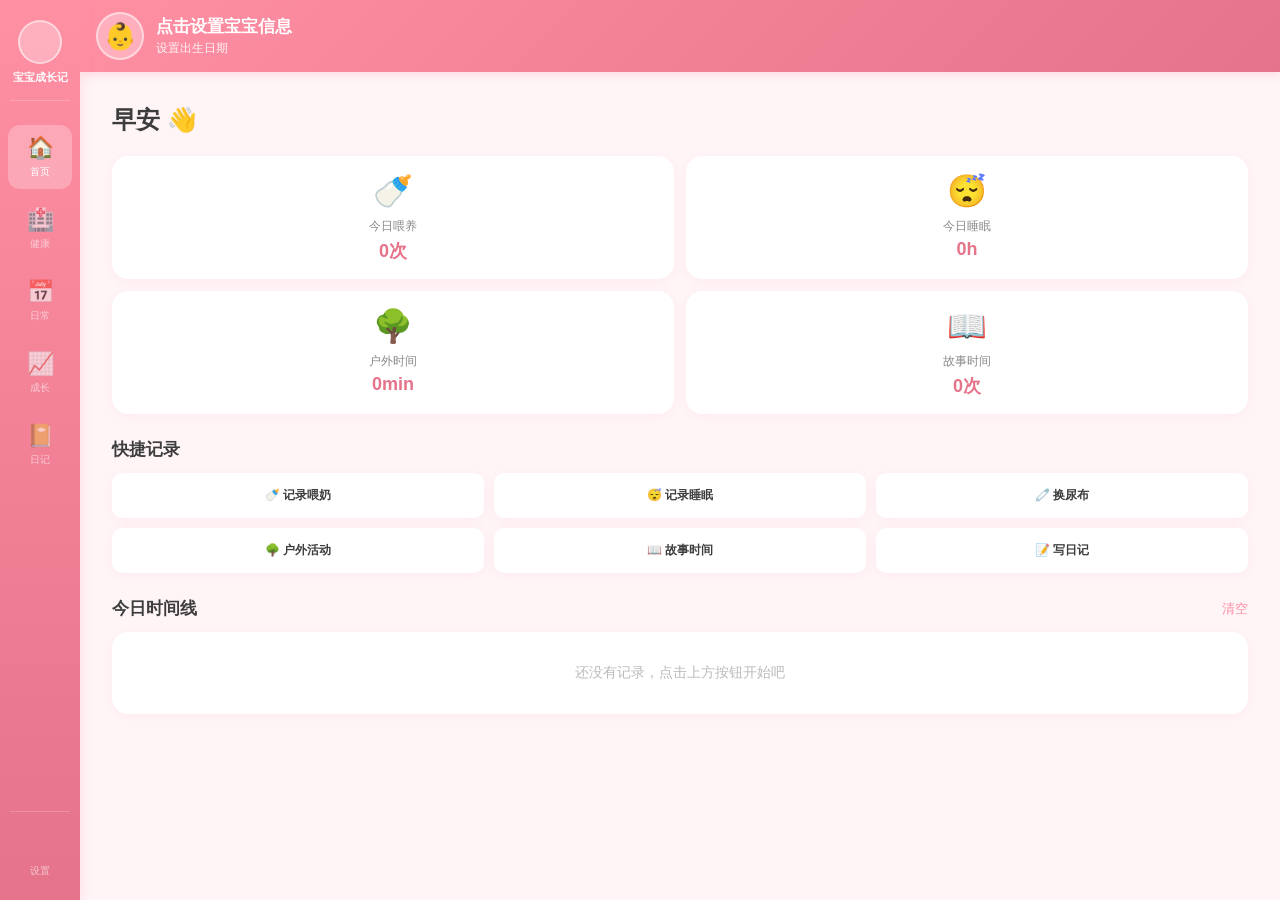
<file: app/index.html>
<!DOCTYPE html>
<html lang="zh-CN">
<head>
    <meta charset="UTF-8">
    <meta name="viewport" content="width=device-width, initial-scale=1.0, maximum-scale=1.0, user-scalable=no, viewport-fit=cover">
    <meta name="theme-color" content="#FF8FA3">
    <meta name="apple-mobile-web-app-capable" content="yes">
    <meta name="apple-mobile-web-app-status-bar-style" content="default">
    <meta name="apple-mobile-web-app-title" content="宝宝成长">
    <meta name="description" content="记录宝宝成长的每一天">
    <link rel="manifest" href="[data-uri]">
    <link rel="apple-touch-icon" href="[data-uri]">
    <link rel="icon" type="image/png" href="[data-uri]">
    <style>/* ===== 基础重置 ===== */
* {
    margin: 0;
    padding: 0;
    box-sizing: border-box;
    -webkit-tap-highlight-color: transparent;
}

:root {
    --primary: #FF8FA3;
    --primary-light: #FFD0DC;
    --primary-dark: #E5738A;
    --secondary: #B5EAD7;
    --accent: #FFB7B2;
    --bg: #FFF5F7;
    --card-bg: #FFFFFF;
    --text: #3D3D3D;
    --text-light: #888888;
    --text-lighter: #BBBBBB;
    --border: #FFE4EC;
    --shadow: 0 2px 12px rgba(255, 143, 163, 0.1);
    --shadow-hover: 0 4px 20px rgba(255, 143, 163, 0.2);
    --radius: 16px;
    --radius-sm: 10px;
    --header-h: 80px;
    --nav-h: 64px;
    --safe-top: env(safe-area-inset-top, 0px);
    --safe-bottom: env(safe-area-inset-bottom, 0px);
}

html, body {
    height: 100%;
    overflow: hidden;
    font-family: -apple-system, BlinkMacSystemFont, 'Segoe UI', 'PingFang SC', 'Helvetica Neue', sans-serif;
    font-size: 15px;
    color: var(--text);
    background: var(--bg);
    -webkit-font-smoothing: antialiased;
    overscroll-behavior: none;
}

button {
    border: none;
    background: none;
    cursor: pointer;
    font-family: inherit;
    font-size: inherit;
    color: inherit;
}

input, textarea, select {
    font-family: inherit;
    font-size: inherit;
    -webkit-appearance: none;
    border-radius: 0;
}

#app {
    display: flex;
    flex-direction: column;
    height: 100vh;
    height: 100dvh;
    max-width: 480px;
    margin: 0 auto;
    position: relative;
}

/* ===== 顶部状态栏 ===== */
.app-header {
    flex-shrink: 0;
    background: linear-gradient(135deg, var(--primary) 0%, var(--primary-dark) 100%);
    padding: var(--safe-top) 16px 12px;
    padding-top: calc(var(--safe-top) + 12px);
    box-shadow: 0 2px 10px rgba(255, 143, 163, 0.3);
    z-index: 10;
}

.header-content {
    display: flex;
    align-items: center;
    justify-content: space-between;
}

.baby-info {
    display: flex;
    align-items: center;
    gap: 12px;
    flex: 1;
}

.baby-avatar {
    width: 48px;
    height: 48px;
    border-radius: 50%;
    background: rgba(255,255,255,0.3);
    display: flex;
    align-items: center;
    justify-content: center;
    font-size: 26px;
    border: 2px solid rgba(255,255,255,0.5);
    cursor: pointer;
    overflow: hidden;
    transition: transform 0.15s;
    background-size: cover;
    background-position: center;
}
.baby-avatar:active {
    transform: scale(0.93);
}

.baby-details {
    color: #fff;
}

.baby-name {
    font-size: 17px;
    font-weight: 600;
    margin-bottom: 2px;
}

.baby-age {
    font-size: 12px;
    opacity: 0.9;
}

.header-settings {
    color: #fff;
    font-size: 24px;
    width: 40px;
    height: 40px;
    display: flex;
    align-items: center;
    justify-content: center;
    border-radius: 50%;
    transition: background 0.2s;
}

.header-settings:active {
    background: rgba(255,255,255,0.2);
}

/* ===== 主内容区 ===== */
.app-main {
    flex: 1;
    overflow-y: auto;
    overflow-x: hidden;
    -webkit-overflow-scrolling: touch;
    padding: 16px;
    padding-bottom: 16px;
}

.page {
    display: none;
    padding: 16px;
    animation: fadeIn 0.3s ease;
}

.page.active {
    display: block;
}

@keyframes fadeIn {
    from { opacity: 0; transform: translateY(8px); }
    to { opacity: 1; transform: translateY(0); }
}

/* ===== 首页 ===== */
.dashboard-greeting {
    font-size: 24px;
    font-weight: 700;
    color: var(--text);
    margin-bottom: 4px;
}

.dashboard-date {
    font-size: 13px;
    color: var(--text-light);
    margin-bottom: 20px;
}

.overview-cards {
    display: grid;
    grid-template-columns: 1fr 1fr;
    gap: 12px;
    margin-bottom: 24px;
}

.overview-card {
    background: var(--card-bg);
    border-radius: var(--radius);
    padding: 16px;
    box-shadow: var(--shadow);
    display: flex;
    flex-direction: column;
    align-items: center;
    gap: 4px;
    transition: transform 0.15s, box-shadow 0.15s;
    cursor: pointer;
}

.overview-card:active {
    transform: scale(0.96);
    box-shadow: var(--shadow-hover);
}

.overview-icon {
    font-size: 32px;
    margin-bottom: 4px;
}

.overview-label {
    font-size: 12px;
    color: var(--text-light);
}

.overview-value {
    font-size: 18px;
    font-weight: 700;
    color: var(--primary-dark);
}

.section-title {
    font-size: 17px;
    font-weight: 700;
    color: var(--text);
    margin-bottom: 12px;
    margin-top: 8px;
    display: flex;
    align-items: center;
    justify-content: space-between;
}

.section-action {
    font-size: 13px;
    font-weight: 400;
    color: var(--primary);
}

.quick-actions {
    display: grid;
    grid-template-columns: 1fr 1fr 1fr;
    gap: 10px;
    margin-bottom: 24px;
}

.quick-btn {
    background: var(--card-bg);
    border-radius: var(--radius-sm);
    padding: 14px 8px;
    font-size: 12px;
    font-weight: 600;
    color: var(--text);
    box-shadow: var(--shadow);
    transition: transform 0.15s, box-shadow 0.15s;
    text-align: center;
}

.quick-btn:active {
    transform: scale(0.95);
    box-shadow: var(--shadow-hover);
}

/* ===== 时间线 ===== */
.timeline {
    background: var(--card-bg);
    border-radius: var(--radius);
    padding: 12px 16px;
    box-shadow: var(--shadow);
    min-height: 80px;
}

.timeline-item {
    display: flex;
    align-items: flex-start;
    gap: 12px;
    padding: 10px 0;
    border-bottom: 1px solid var(--border);
    position: relative;
}

.timeline-item:last-child {
    border-bottom: none;
}

.timeline-time {
    font-size: 12px;
    color: var(--primary);
    font-weight: 600;
    white-space: nowrap;
    min-width: 44px;
}

.timeline-content {
    flex: 1;
    font-size: 14px;
    color: var(--text);
}

.timeline-content .timeline-icon {
    margin-right: 4px;
}

.empty-state {
    text-align: center;
    color: var(--text-lighter);
    font-size: 14px;
    padding: 20px 0;
}

/* ===== 健康档案 ===== */
.health-nav, .daily-nav {
    display: flex;
    gap: 8px;
    margin-bottom: 16px;
    overflow-x: auto;
    -webkit-overflow-scrolling: touch;
    scrollbar-width: none;
    padding-bottom: 4px;
}

.health-nav::-webkit-scrollbar, .daily-nav::-webkit-scrollbar {
    display: none;
}

.health-tab, .daily-tab {
    white-space: nowrap;
    padding: 8px 14px;
    border-radius: 20px;
    background: var(--card-bg);
    font-size: 13px;
    font-weight: 500;
    color: var(--text-light);
    box-shadow: var(--shadow);
    transition: all 0.2s;
}

.health-tab.active, .daily-tab.active {
    background: var(--primary);
    color: #fff;
}

.health-content, .daily-content {
    display: none;
}

.health-content.active, .daily-content.active {
    display: block;
}

/* ===== 日期选择器 ===== */
.daily-date-selector {
    display: flex;
    align-items: center;
    justify-content: center;
    gap: 16px;
    margin-bottom: 16px;
}

.date-arrow {
    width: 36px;
    height: 36px;
    border-radius: 50%;
    background: var(--card-bg);
    font-size: 22px;
    color: var(--primary);
    display: flex;
    align-items: center;
    justify-content: center;
    box-shadow: var(--shadow);
}

.date-arrow:active {
    background: var(--primary-light);
}

.date-display {
    font-size: 15px;
    font-weight: 600;
    color: var(--text);
}

/* ===== 记录列表 ===== */
.add-btn {
    width: 100%;
    background: var(--primary);
    color: #fff;
    padding: 12px;
    border-radius: var(--radius-sm);
    font-size: 15px;
    font-weight: 600;
    margin-bottom: 12px;
    box-shadow: 0 4px 12px rgba(255, 143, 163, 0.3);
    transition: transform 0.15s;
}

.add-btn:active {
    transform: scale(0.97);
}

.record-list {
    display: flex;
    flex-direction: column;
    gap: 10px;
}

.record-card {
    background: var(--card-bg);
    border-radius: var(--radius-sm);
    padding: 14px;
    box-shadow: var(--shadow);
    position: relative;
    overflow: hidden;
}

.record-card::before {
    content: '';
    position: absolute;
    left: 0;
    top: 0;
    bottom: 0;
    width: 4px;
    background: var(--primary);
}

.record-card[data-type="medical"]::before { background: #FF8FA3; }
.record-card[data-type="vaccine"]::before { background: #B5EAD7; }
.record-card[data-type="checkup"]::before { background: #C7CEEA; }
.record-card[data-type="medication"]::before { background: #FFB7B2; }

.record-card-header {
    display: flex;
    justify-content: space-between;
    align-items: flex-start;
    margin-bottom: 6px;
}

.record-title {
    font-size: 15px;
    font-weight: 600;
    color: var(--text);
}

.record-date {
    font-size: 12px;
    color: var(--text-light);
}

.record-detail {
    font-size: 13px;
    color: var(--text-light);
    line-height: 1.5;
}

.record-detail strong {
    color: var(--text);
    font-weight: 600;
}

.record-tags {
    display: flex;
    flex-wrap: wrap;
    gap: 6px;
    margin-top: 8px;
}

.record-tag {
    background: var(--primary-light);
    color: var(--primary-dark);
    padding: 2px 8px;
    border-radius: 10px;
    font-size: 11px;
    font-weight: 500;
}

.record-actions {
    position: absolute;
    top: 10px;
    right: 10px;
    display: flex;
    gap: 4px;
}

.record-edit {
    color: var(--text-lighter);
    font-size: 14px;
    width: 28px;
    height: 28px;
    display: flex;
    align-items: center;
    justify-content: center;
    border-radius: 50%;
    transition: all 0.2s;
    opacity: 0.5;
}

.record-edit:active {
    opacity: 1;
    color: #FF8FA3;
}

.record-delete {
    color: var(--text-lighter);
    font-size: 16px;
    width: 28px;
    height: 28px;
    display: flex;
    align-items: center;
    justify-content: center;
    border-radius: 50%;
    transition: all 0.2s;
    opacity: 0.5;
}

.record-delete:active {
    opacity: 1;
    color: #ff4444;
}

/* ===== 成长发育 ===== */
.growth-section {
    margin-bottom: 24px;
}

.growth-section-title {
    font-size: 16px;
    font-weight: 700;
    margin-bottom: 10px;
    color: var(--text);
}

.growth-stats {
    display: flex;
    gap: 10px;
    margin-bottom: 12px;
}

.growth-stat-card {
    flex: 1;
    background: var(--card-bg);
    border-radius: var(--radius-sm);
    padding: 12px;
    text-align: center;
    box-shadow: var(--shadow);
}

.growth-stat-label {
    font-size: 12px;
    color: var(--text-light);
    margin-bottom: 4px;
}

.growth-stat-value {
    font-size: 20px;
    font-weight: 700;
    color: var(--primary-dark);
}

.growth-stat-unit {
    font-size: 12px;
    color: var(--text-light);
}

.chart-container {
    background: var(--card-bg);
    border-radius: var(--radius-sm);
    padding: 12px;
    box-shadow: var(--shadow);
    margin-bottom: 12px;
    height: 180px;
}

.chart-container canvas {
    width: 100% !important;
    height: 100% !important;
}

/* 里程碑 */
.milestone-list {
    display: flex;
    flex-direction: column;
    gap: 10px;
}

.milestone-card {
    background: var(--card-bg);
    border-radius: var(--radius-sm);
    padding: 14px;
    box-shadow: var(--shadow);
    display: flex;
    align-items: flex-start;
    gap: 12px;
    position: relative;
}

.milestone-icon {
    width: 40px;
    height: 40px;
    border-radius: 50%;
    background: var(--secondary);
    display: flex;
    align-items: center;
    justify-content: center;
    font-size: 20px;
    flex-shrink: 0;
}

.milestone-info {
    flex: 1;
}

.milestone-title {
    font-size: 15px;
    font-weight: 600;
    margin-bottom: 4px;
}

.milestone-date {
    font-size: 12px;
    color: var(--text-light);
}

.milestone-note {
    font-size: 13px;
    color: var(--text-light);
    margin-top: 4px;
    line-height: 1.4;
}

/* ===== 日记 ===== */
.diary-list {
    display: flex;
    flex-direction: column;
    gap: 12px;
}

.diary-card {
    background: var(--card-bg);
    border-radius: var(--radius);
    padding: 16px;
    box-shadow: var(--shadow);
    position: relative;
}

.diary-header {
    display: flex;
    justify-content: space-between;
    align-items: center;
    margin-bottom: 10px;
}

.diary-date {
    font-size: 13px;
    color: var(--primary);
    font-weight: 600;
}

.diary-mood {
    font-size: 22px;
}

.diary-content {
    font-size: 14px;
    color: var(--text);
    line-height: 1.6;
    white-space: pre-wrap;
}

.diary-images {
    display: grid;
    grid-template-columns: 1fr 1fr 1fr;
    gap: 6px;
    margin-top: 10px;
}

.diary-image {
    width: 100%;
    aspect-ratio: 1;
    object-fit: cover;
    border-radius: 8px;
}

/* ===== 左侧边栏导航 ===== */
#app {
    flex-direction: row !important;
    max-width: none !important;
    height: 100vh;
    height: 100dvh;
}

.main-wrapper {
    flex: 1;
    display: flex;
    flex-direction: column;
    min-width: 0;
    overflow: hidden;
    margin-left: 80px;
}

.sidebar-nav {
    position: fixed;
    left: 0;
    top: 0;
    bottom: 0;
    width: 80px;
    background: linear-gradient(180deg, #FF8FA3 0%, #E5738A 100%);
    display: flex;
    flex-direction: column;
    align-items: center;
    padding: 20px 0 12px;
    z-index: 100;
    box-shadow: 2px 0 12px rgba(255, 143, 163, 0.2);
}

.sidebar-header {
    display: flex;
    flex-direction: column;
    align-items: center;
    margin-bottom: 24px;
    padding-bottom: 16px;
    border-bottom: 1px solid rgba(255,255,255,0.2);
    width: 60px;
}

.sidebar-avatar {
    width: 44px;
    height: 44px;
    border-radius: 50%;
    background: rgba(255,255,255,0.3);
    display: flex;
    align-items: center;
    justify-content: center;
    font-size: 24px;
    border: 2px solid rgba(255,255,255,0.5);
    margin-bottom: 6px;
    cursor: pointer;
    overflow: hidden;
    transition: transform 0.15s;
    background-size: cover;
    background-position: center;
}
.sidebar-avatar:active {
    transform: scale(0.93);
}

.sidebar-name {
    font-size: 11px;
    color: #fff;
    font-weight: 600;
    text-align: center;
    line-height: 1.3;
    word-break: break-all;
}

.sidebar-menu {
    flex: 1;
    display: flex;
    flex-direction: column;
    align-items: center;
    gap: 8px;
    width: 100%;
}

.sidebar-footer {
    padding-top: 12px;
    border-top: 1px solid rgba(255,255,255,0.2);
    width: 60px;
    display: flex;
    justify-content: center;
}

.nav-btn {
    display: flex;
    flex-direction: column;
    align-items: center;
    justify-content: center;
    gap: 4px;
    color: rgba(255,255,255,0.6);
    transition: all 0.2s;
    padding: 10px 4px;
    border-radius: 12px;
    width: 64px;
}

.nav-btn.active {
    color: #fff;
    background: rgba(255,255,255,0.25);
}

.nav-icon {
    font-size: 22px;
}

.nav-label {
    font-size: 10px;
    font-weight: 500;
}

/* ===== 模态框 ===== */
.modal-overlay {
    position: fixed;
    top: 0;
    left: 0;
    right: 0;
    bottom: 0;
    background: rgba(0,0,0,0.5);
    display: none;
    align-items: flex-end;
    justify-content: center;
    z-index: 100;
    backdrop-filter: blur(4px);
    -webkit-backdrop-filter: blur(4px);
}

.modal-overlay.active {
    display: flex;
    animation: fadeIn 0.2s ease;
}

.modal {
    background: var(--card-bg);
    width: 100%;
    max-width: 480px;
    max-height: 85vh;
    border-radius: 24px 24px 0 0;
    display: flex;
    flex-direction: column;
    animation: slideUp 0.3s cubic-bezier(0.4, 0, 0.2, 1);
    padding-bottom: var(--safe-bottom);
}

@keyframes slideUp {
    from { transform: translateY(100%); }
    to { transform: translateY(0); }
}

.modal-header {
    display: flex;
    justify-content: space-between;
    align-items: center;
    padding: 16px 20px;
    border-bottom: 1px solid var(--border);
}

.modal-title {
    font-size: 17px;
    font-weight: 700;
}

.modal-close {
    font-size: 20px;
    color: var(--text-light);
    width: 32px;
    height: 32px;
    display: flex;
    align-items: center;
    justify-content: center;
}

.modal-body {
    flex: 1;
    overflow-y: auto;
    padding: 20px;
}

.modal-footer {
    display: flex;
    gap: 12px;
    padding: 12px 20px;
    border-top: 1px solid var(--border);
}

.btn-cancel, .btn-confirm {
    flex: 1;
    padding: 12px;
    border-radius: var(--radius-sm);
    font-size: 15px;
    font-weight: 600;
}

.btn-cancel {
    background: #f0f0f0;
    color: var(--text-light);
}

.btn-confirm {
    background: var(--primary);
    color: #fff;
    box-shadow: 0 4px 12px rgba(255, 143, 163, 0.3);
}

.btn-confirm:active {
    transform: scale(0.97);
}

/* ===== 表单元素 ===== */
.form-group {
    margin-bottom: 16px;
}

.form-label {
    display: block;
    font-size: 13px;
    font-weight: 600;
    color: var(--text);
    margin-bottom: 6px;
}

.form-label .required {
    color: #ff4444;
}

.form-input, .form-textarea, .form-select {
    width: 100%;
    padding: 12px 14px;
    border: 1.5px solid var(--border);
    border-radius: var(--radius-sm);
    font-size: 15px;
    color: var(--text);
    background: #FAFAFA;
    transition: border-color 0.2s, background 0.2s;
}

.form-input:focus, .form-textarea:focus, .form-select:focus {
    outline: none;
    border-color: var(--primary);
    background: #fff;
}

.form-textarea {
    resize: none;
    min-height: 80px;
    line-height: 1.5;
}

.form-row {
    display: flex;
    gap: 12px;
}

.form-row .form-group {
    flex: 1;
}

.form-chips {
    display: flex;
    flex-wrap: wrap;
    gap: 8px;
}

.form-chip {
    padding: 8px 14px;
    border-radius: 20px;
    background: #f0f0f0;
    font-size: 13px;
    color: var(--text-light);
    transition: all 0.2s;
}

.form-chip.active {
    background: var(--primary);
    color: #fff;
}

.form-counter {
    display: flex;
    align-items: center;
    gap: 12px;
    justify-content: center;
}

.counter-btn {
    width: 36px;
    height: 36px;
    border-radius: 50%;
    background: var(--primary-light);
    color: var(--primary-dark);
    font-size: 20px;
    font-weight: 700;
    display: flex;
    align-items: center;
    justify-content: center;
}

.counter-value {
    font-size: 20px;
    font-weight: 700;
    min-width: 50px;
    text-align: center;
}

.image-upload {
    display: flex;
    flex-wrap: wrap;
    gap: 8px;
}

.image-upload-btn {
    width: 70px;
    height: 70px;
    border: 2px dashed var(--border);
    border-radius: var(--radius-sm);
    display: flex;
    align-items: center;
    justify-content: center;
    font-size: 28px;
    color: var(--text-lighter);
    background: #FAFAFA;
}

.image-upload-btn:active {
    border-color: var(--primary);
}

.image-preview {
    width: 70px;
    height: 70px;
    border-radius: var(--radius-sm);
    object-fit: cover;
    position: relative;
}

/* ===== Toast ===== */
.toast {
    position: fixed;
    top: 50%;
    left: 50%;
    transform: translate(-50%, -50%) scale(0.8);
    background: rgba(0,0,0,0.75);
    color: #fff;
    padding: 12px 24px;
    border-radius: 12px;
    font-size: 14px;
    z-index: 200;
    opacity: 0;
    pointer-events: none;
    transition: all 0.3s cubic-bezier(0.4, 0, 0.2, 1);
    white-space: nowrap;
}

.toast.show {
    opacity: 1;
    transform: translate(-50%, -50%) scale(1);
}

/* ===== 设置面板特殊样式 ===== */
.settings-section {
    margin-bottom: 20px;
}

.settings-section-title {
    font-size: 13px;
    font-weight: 600;
    color: var(--text-light);
    margin-bottom: 8px;
    text-transform: uppercase;
    letter-spacing: 0.5px;
}

.settings-item {
    display: flex;
    justify-content: space-between;
    align-items: center;
    padding: 14px 0;
    border-bottom: 1px solid var(--border);
}

.settings-item:last-child {
    border-bottom: none;
}

.settings-label {
    font-size: 15px;
    color: var(--text);
}

.settings-value {
    font-size: 14px;
    color: var(--text-light);
}

.danger-btn {
    width: 100%;
    padding: 12px;
    border-radius: var(--radius-sm);
    background: #fff0f0;
    color: #ff4444;
    font-size: 15px;
    font-weight: 600;
    margin-top: 20px;
}

/* ===== 安装提示 ===== */
.install-banner {
    position: fixed;
    bottom: 16px;
    left: 96px;
    right: 16px;
    max-width: 448px;
    margin: 0 auto;
    background: var(--card-bg);
    border-radius: var(--radius);
    padding: 14px 16px;
    box-shadow: 0 4px 20px rgba(0,0,0,0.15);
    display: none;
    align-items: center;
    gap: 12px;
    z-index: 50;
    animation: slideUp 0.3s ease;
}

.install-banner.show {
    display: flex;
}

.install-icon {
    font-size: 28px;
}

.install-text {
    flex: 1;
}

.install-title {
    font-size: 14px;
    font-weight: 600;
    color: var(--text);
}

.install-desc {
    font-size: 12px;
    color: var(--text-light);
    margin-top: 2px;
}

.install-action {
    background: var(--primary);
    color: #fff;
    padding: 8px 16px;
    border-radius: 20px;
    font-size: 13px;
    font-weight: 600;
}

.install-dismiss {
    color: var(--text-lighter);
    font-size: 18px;
    width: 28px;
    height: 28px;
    display: flex;
    align-items: center;
    justify-content: center;
}
</style>
    <title>宝宝成长记</title>
</head>
<body>
    <div id="app">
        <!-- 左侧边栏导航 -->
        <nav class="sidebar-nav">
            <div class="sidebar-header">
                <div class="sidebar-avatar" id="sidebarAvatar" title="点击更换头像"></div>
                <div class="sidebar-name" id="sidebarName">宝宝成长记</div>
            </div>
            <div class="sidebar-menu">
                <button class="nav-btn active" data-page="dashboard">
                    <span class="nav-icon">🏠</span>
                    <span class="nav-label">首页</span>
                </button>
                <button class="nav-btn" data-page="health">
                    <span class="nav-icon">🏥</span>
                    <span class="nav-label">健康</span>
                </button>
                <button class="nav-btn" data-page="daily">
                    <span class="nav-icon">📅</span>
                    <span class="nav-label">日常</span>
                </button>
                <button class="nav-btn" data-page="growth">
                    <span class="nav-icon">📈</span>
                    <span class="nav-label">成长</span>
                </button>
                <button class="nav-btn" data-page="diary">
                    <span class="nav-icon">📔</span>
                    <span class="nav-label">日记</span>
                </button>
            </div>
            <div class="sidebar-footer">
                <button class="nav-btn" id="sidebarSettings">
                    <span class="nav-icon">️</span>
                    <span class="nav-label">设置</span>
                </button>
            </div>
        </nav>

        <!-- 主内容区 -->
        <div class="main-wrapper">
            <!-- 顶部状态栏 -->
            <header class="app-header">
                <div class="header-content">
                    <div class="baby-info" id="babyInfo">
                        <div class="baby-avatar" id="babyAvatar" title="点击更换头像">👶</div>
                        <div class="baby-details">
                            <div class="baby-name" id="babyName">点击设置宝宝信息</div>
                            <div class="baby-age" id="babyAge">设置出生日期</div>
                        </div>
                    </div>
                </div>
            </header>

            <main class="app-main" id="mainContent">
            <!-- 首页仪表盘 -->
            <section class="page page-dashboard active" id="page-dashboard">
                <div class="dashboard-greeting" id="greeting">早安 👋</div>
                <div class="dashboard-date" id="todayDate"></div>

                <!-- 今日概览卡片 -->
                <div class="overview-cards">
                    <div class="overview-card" data-nav="feeding">
                        <div class="overview-icon">🍼</div>
                        <div class="overview-label">今日喂养</div>
                        <div class="overview-value" id="todayFeeding">0次</div>
                    </div>
                    <div class="overview-card" data-nav="sleep">
                        <div class="overview-icon">😴</div>
                        <div class="overview-label">今日睡眠</div>
                        <div class="overview-value" id="todaySleep">0h</div>
                    </div>
                    <div class="overview-card" data-nav="outdoor">
                        <div class="overview-icon">🌳</div>
                        <div class="overview-label">户外时间</div>
                        <div class="overview-value" id="todayOutdoor">0min</div>
                    </div>
                    <div class="overview-card" data-nav="story">
                        <div class="overview-icon">📖</div>
                        <div class="overview-label">故事时间</div>
                        <div class="overview-value" id="todayStory">0次</div>
                    </div>
                </div>

                <!-- 快捷操作 -->
                <div class="section-title">快捷记录</div>
                <div class="quick-actions">
                    <button class="quick-btn" data-action="quick-feed">🍼 记录喂奶</button>
                    <button class="quick-btn" data-action="quick-sleep">😴 记录睡眠</button>
                    <button class="quick-btn" data-action="quick-diaper">🧷 换尿布</button>
                    <button class="quick-btn" data-action="quick-outdoor">🌳 户外活动</button>
                    <button class="quick-btn" data-action="quick-story">📖 故事时间</button>
                    <button class="quick-btn" data-action="quick-diary">📝 写日记</button>
                </div>

                <!-- 今日时间线 -->
                <div class="section-title">
                    今日时间线
                    <span class="section-action" id="clearTodayTimeline">清空</span>
                </div>
                <div class="timeline" id="todayTimeline">
                    <div class="empty-state">还没有记录，点击上方按钮开始吧</div>
                </div>
            </section>

            <!-- 健康档案页 -->
            <section class="page" id="page-health">
                <div class="section-title">健康档案</div>
                <div class="health-nav">
                    <button class="health-tab active" data-tab="medical">🏥 就医记录</button>
                    <button class="health-tab" data-tab="vaccine">💉 疫苗接种</button>
                    <button class="health-tab" data-tab="checkup">📋 儿保体检</button>
                    <button class="health-tab" data-tab="medication">💊 用药记录</button>
                </div>

                <!-- 就医记录 -->
                <div class="health-content active" id="tab-medical">
                    <button class="add-btn" data-add="medical">+ 添加就医记录</button>
                    <div class="record-list" id="medicalList"></div>
                </div>

                <!-- 疫苗接种 -->
                <div class="health-content" id="tab-vaccine">
                    <button class="add-btn" data-add="vaccine">+ 添加疫苗记录</button>
                    <div class="record-list" id="vaccineList"></div>
                </div>

                <!-- 儿保体检 -->
                <div class="health-content" id="tab-checkup">
                    <button class="add-btn" data-add="checkup">+ 添加体检记录</button>
                    <div class="record-list" id="checkupList"></div>
                </div>

                <!-- 用药记录 -->
                <div class="health-content" id="tab-medication">
                    <button class="add-btn" data-add="medication">+ 添加用药记录</button>
                    <div class="record-list" id="medicationList"></div>
                </div>
            </section>

            <!-- 日常记录页 -->
            <section class="page" id="page-daily">
                <div class="section-title">日常记录</div>
                <div class="daily-date-selector">
                    <button class="date-arrow" id="prevDay">‹</button>
                    <div class="date-display" id="dailyDate"></div>
                    <button class="date-arrow" id="nextDay">›</button>
                </div>

                <div class="daily-nav">
                    <button class="daily-tab active" data-dtab="feeding">🍼 喂养</button>
                    <button class="daily-tab" data-dtab="sleep">😴 睡眠</button>
                    <button class="daily-tab" data-dtab="outdoor">🌳 户外</button>
                    <button class="daily-tab" data-dtab="story">📖 故事</button>
                    <button class="daily-tab" data-dtab="diaper">🧷 尿布</button>
                    <button class="daily-tab" data-dtab="bath">🛁 洗澡</button>
                </div>

                <div class="daily-content active" id="dtab-feeding">
                    <button class="add-btn" data-dadd="feeding">+ 记录喂养</button>
                    <div class="record-list" id="feedingList"></div>
                </div>
                <div class="daily-content" id="dtab-sleep">
                    <button class="add-btn" data-dadd="sleep">+ 记录睡眠</button>
                    <div class="record-list" id="sleepList"></div>
                </div>
                <div class="daily-content" id="dtab-outdoor">
                    <button class="add-btn" data-dadd="outdoor">+ 记录户外</button>
                    <div class="record-list" id="outdoorList"></div>
                </div>
                <div class="daily-content" id="dtab-story">
                    <button class="add-btn" data-dadd="story">+ 记录故事</button>
                    <div class="record-list" id="storyList"></div>
                </div>
                <div class="daily-content" id="dtab-diaper">
                    <button class="add-btn" data-dadd="diaper">+ 记录尿布</button>
                    <div class="record-list" id="diaperList"></div>
                </div>
                <div class="daily-content" id="dtab-bath">
                    <button class="add-btn" data-dadd="bath">+ 记录洗澡</button>
                    <div class="record-list" id="bathList"></div>
                </div>
            </section>

            <!-- 成长发育页 -->
            <section class="page" id="page-growth">
                <div class="section-title">成长发育</div>

                <!-- 身高体重 -->
                <div class="growth-section">
                    <div class="growth-section-title">📏 身高体重</div>
                    <button class="add-btn" data-add="growth">+ 记录身高体重</button>
                    <div class="growth-stats" id="growthStats"></div>
                    <div class="chart-container">
                        <canvas id="growthChart"></canvas>
                    </div>
                    <div class="record-list" id="growthList"></div>
                </div>

                <!-- 发育里程碑 -->
                <div class="growth-section">
                    <div class="growth-section-title">⭐ 发育里程碑</div>
                    <button class="add-btn" data-add="milestone">+ 记录里程碑</button>
                    <div class="milestone-list" id="milestoneList"></div>
                </div>

                <!-- 运动发展 -->
                <div class="growth-section">
                    <div class="growth-section-title">🏃 运动发展</div>
                    <button class="add-btn" data-add="motor">+ 记录运动发展</button>
                    <div class="record-list" id="motorList"></div>
                </div>
            </section>

            <!-- 日记相册页 -->
            <section class="page" id="page-diary">
                <div class="section-title">成长日记</div>
                <button class="add-btn" data-add="diary">+ 写新日记</button>
                <div class="diary-list" id="diaryList"></div>
            </section>
        </main>
        </div>
    </div>

    <!-- 模态框 -->
    <div class="modal-overlay" id="modalOverlay">
        <div class="modal" id="modal">
            <div class="modal-header">
                <div class="modal-title" id="modalTitle">标题</div>
                <button class="modal-close" id="modalClose">✕</button>
            </div>
            <div class="modal-body" id="modalBody"></div>
            <div class="modal-footer">
                <button class="btn-cancel" id="modalCancel">取消</button>
                <button class="btn-confirm" id="modalConfirm">确定</button>
            </div>
        </div>
    </div>

    <!-- Toast提示 -->
    <div class="toast" id="toast"></div>

    <script>/**
 * 存储模块 - 使用 localStorage 持久化数据
 */

const Storage = {
    DB_KEY: 'baby_tracker_db',

    // 默认数据结构
    getDefaultDB() {
        return {
            baby: {
                name: '',
                gender: '',
                birthDate: '',
                avatar: '👶'
            },
            medical: [],      // 就医记录
            vaccine: [],      // 疫苗接种
            checkup: [],      // 儿保体检
            medication: [],   // 用药记录
            feeding: [],      // 喂养记录
            sleep: [],        // 睡眠记录
            outdoor: [],      // 户外活动
            story: [],        // 故事时间
            diaper: [],       // 尿布记录
            bath: [],         // 洗澡记录
            growth: [],       // 身高体重
            milestone: [],    // 发育里程碑
            motor: [],        // 运动发展
            diary: [],        // 成长日记
            timeline: {},     // 按日期组织的每日时间线 { '2024-01-01': [...] }
            settings: {
                storyTime: '20:00',    // 默认故事时间
                outdoorGoal: 120,       // 户外目标分钟
                sleepGoal: 14,          // 睡眠目标小时
            }
        };
    },

    // 读取数据库
    load() {
        try {
            const data = localStorage.getItem(this.DB_KEY);
            if (!data) {
                const defaultDB = this.getDefaultDB();
                this.save(defaultDB);
                return defaultDB;
            }
            const db = JSON.parse(data);
            // 合并默认值，防止旧数据缺少新字段
            const defaults = this.getDefaultDB();
            return { ...defaults, ...db, baby: { ...defaults.baby, ...db.baby }, settings: { ...defaults.settings, ...db.settings } };
        } catch (e) {
            console.error('数据加载失败', e);
            return this.getDefaultDB();
        }
    },

    // 保存数据库
    save(db) {
        try {
            localStorage.setItem(this.DB_KEY, JSON.stringify(db));
        } catch (e) {
            console.error('数据保存失败', e);
            alert('存储空间不足，请清理旧数据');
        }
    },

    // 添加记录
    add(type, data) {
        const db = this.load();
        const record = {
            id: Date.now() + '-' + Math.random().toString(36).substr(2, 6),
            createdAt: new Date().toISOString(),
            ...data
        };
        if (!db[type]) db[type] = [];
        db[type].unshift(record);
        this.save(db);
        return record;
    },

    // 删除记录
    delete(type, id) {
        const db = this.load();
        if (!db[type]) return;
        db[type] = db[type].filter(r => r.id !== id);
        this.save(db);
    },

    // 更新记录
    update(type, id, data) {
        const db = this.load();
        if (!db[type]) return;
        const idx = db[type].findIndex(r => r.id === id);
        if (idx >= 0) {
            db[type][idx] = { ...db[type][idx], ...data };
            this.save(db);
        }
    },

    // 获取某类型所有记录
    getAll(type) {
        const db = this.load();
        return db[type] || [];
    },

    // 按日期获取记录
    getByDate(type, dateStr) {
        const db = this.load();
        return (db[type] || []).filter(r => r.date === dateStr);
    },

    // 获取今天的记录
    getToday(type) {
        return this.getByDate(type, Utils.todayStr());
    },

    // 更新宝宝信息
    updateBaby(baby) {
        const db = this.load();
        db.baby = { ...db.baby, ...baby };
        this.save(db);
    },

    // 更新设置
    updateSettings(settings) {
        const db = this.load();
        db.settings = { ...db.settings, ...settings };
        this.save(db);
    },

    // 导出数据
    export() {
        return JSON.stringify(this.load(), null, 2);
    },

    // 导入数据
    import(jsonStr) {
        const data = JSON.parse(jsonStr);
        this.save(data);
    },

    // 清空所有数据
    clear() {
        localStorage.removeItem(this.DB_KEY);
    }
};

// 工具函数
const Utils = {
    // 今天的日期字符串
    todayStr() {
        return this.dateStr(new Date());
    },

    // 日期对象转字符串
    dateStr(date) {
        const y = date.getFullYear();
        const m = String(date.getMonth() + 1).padStart(2, '0');
        const d = String(date.getDate()).padStart(2, '0');
        return `${y}-${m}-${d}`;
    },

    // 格式化日期显示
    formatDate(dateStr, withWeek = true) {
        if (!dateStr) return '';
        const date = new Date(dateStr);
        const month = date.getMonth() + 1;
        const day = date.getDate();
        let result = `${month}月${day}日`;
        if (withWeek) {
            const weeks = ['日', '一', '二', '三', '四', '五', '六'];
            result += ` 周${weeks[date.getDay()]}`;
        }
        return result;
    },

    // 格式化完整日期
    formatDateFull(dateStr) {
        if (!dateStr) return '';
        const date = new Date(dateStr);
        return `${date.getFullYear()}年${date.getMonth() + 1}月${date.getDate()}日`;
    },

    // 格式化时间
    formatTime(timeStr) {
        if (!timeStr) return '';
        return timeStr.substring(0, 5);
    },

    // 计算宝宝年龄
    calcAge(birthDate) {
        if (!birthDate) return '';
        const birth = new Date(birthDate);
        const now = new Date();
        const diffMs = now - birth;
        if (diffMs < 0) return '未出生';

        const days = Math.floor(diffMs / (1000 * 60 * 60 * 24));
        const months = Math.floor(days / 30.44);
        const years = Math.floor(months / 12);

        if (years > 0) {
            const remainMonths = months % 12;
            return remainMonths > 0 ? `${years}岁${remainMonths}个月` : `${years}岁`;
        } else if (months > 0) {
            const remainDays = days - Math.floor(months * 30.44);
            return remainDays > 0 ? `${months}个月${remainDays}天` : `${months}个月`;
        } else {
            return `${days}天`;
        }
    },

    // 计算天数差
    daysDiff(dateStr1, dateStr2) {
        const d1 = new Date(dateStr1);
        const d2 = new Date(dateStr2);
        return Math.floor((d2 - d1) / (1000 * 60 * 60 * 24));
    },

    // 获取问候语
    getGreeting() {
        const hour = new Date().getHours();
        if (hour < 6) return '夜安 🌙';
        if (hour < 11) return '早安 ☀️';
        if (hour < 14) return '中午好 🌤️';
        if (hour < 18) return '下午好 🌅';
        if (hour < 22) return '晚上好 🌙';
        return '夜深了 💤';
    },

    // 获取当前时间 HH:MM
    nowTime() {
        const now = new Date();
        return `${String(now.getHours()).padStart(2, '0')}:${String(now.getMinutes()).padStart(2, '0')}`;
    },

    // 日期加减
    addDays(dateStr, days) {
        const date = new Date(dateStr);
        date.setDate(date.getDate() + days);
        return this.dateStr(date);
    },

    // 判断是否今天
    isToday(dateStr) {
        return dateStr === this.todayStr();
    }
};

/**
 * 宝宝成长记 - 主应用逻辑
 */

const App = {
    currentDate: Utils.todayStr(),  // 日常记录当前查看日期
    modalCallback: null,             // 模态框确认回调
    deferredPrompt: null,            // PWA安装事件

    init() {
        this.bindEvents();
        this.checkBabyInfo();
        this.renderDashboard();
        this.renderAll();
        this.registerSW();
        this.showInstallPrompt();
    },

    // ===== 事件绑定 =====
    bindEvents() {
        // 侧边栏导航 - 只绑定菜单里的 nav-btn
        document.querySelectorAll('.sidebar-menu .nav-btn').forEach(btn => {
            btn.addEventListener('click', () => this.switchPage(btn.dataset.page));
        });

        // 侧边栏设置按钮
        const sidebarSettings = document.getElementById('sidebarSettings');
        if (sidebarSettings) {
            sidebarSettings.addEventListener('click', () => this.showSettings());
        }

        // 头像点击上传
        const fileInput = document.getElementById('avatarFileInput');
        const handleAvatarClick = () => {
            if (fileInput) fileInput.click();
        };
        document.getElementById('babyAvatar').addEventListener('click', handleAvatarClick);
        const sidebarAvatar = document.getElementById('sidebarAvatar');
        if (sidebarAvatar) sidebarAvatar.addEventListener('click', handleAvatarClick);

        // 文件选择处理
        if (fileInput) {
            fileInput.addEventListener('change', (e) => {
                const file = e.target.files[0];
                if (!file) return;
                if (file.size > 2 * 1024 * 1024) {
                    this.toast('图片不能超过2MB哦');
                    return;
                }
                const reader = new FileReader();
                reader.onload = (ev) => {
                    const db = Storage.load();
                    db.baby.avatar = ev.target.result;
                    Storage.save(db);
                    this.renderBabyInfo();
                    this.toast('头像更新成功');
                };
                reader.readAsDataURL(file);
            });
        }

        // 概览卡片跳转
        document.querySelectorAll('.overview-card').forEach(card => {
            card.addEventListener('click', () => {
                const nav = card.dataset.nav;
                this.switchPage('daily');
                // 切换到对应tab
                setTimeout(() => this.switchDailyTab(nav), 100);
            });
        });

        // 快捷操作
        document.querySelectorAll('.quick-btn').forEach(btn => {
            btn.addEventListener('click', () => this.handleQuickAction(btn.dataset.action));
        });

        // 清空今日时间线
        document.getElementById('clearTodayTimeline').addEventListener('click', () => this.clearTodayTimeline());

        // 宝宝信息
        document.getElementById('babyInfo').addEventListener('click', () => this.showBabyInfoForm());

        // 健康档案tab切换
        document.querySelectorAll('.health-tab').forEach(tab => {
            tab.addEventListener('click', () => this.switchHealthTab(tab.dataset.tab));
        });

        // 日常记录tab切换
        document.querySelectorAll('.daily-tab').forEach(tab => {
            tab.addEventListener('click', () => this.switchDailyTab(tab.dataset.dtab));
        });

        // 日期切换
        document.getElementById('prevDay').addEventListener('click', () => this.changeDay(-1));
        document.getElementById('nextDay').addEventListener('click', () => this.changeDay(1));

        // 健康记录添加按钮
        document.querySelectorAll('[data-add]').forEach(btn => {
            btn.addEventListener('click', () => this.showAddForm(btn.dataset.add));
        });

        // 日常记录添加按钮
        document.querySelectorAll('[data-dadd]').forEach(btn => {
            btn.addEventListener('click', () => this.showDailyAddForm(btn.dataset.dadd));
        });

        // 模态框
        document.getElementById('modalClose').addEventListener('click', () => this.closeModal());
        document.getElementById('modalCancel').addEventListener('click', () => this.closeModal());
        document.getElementById('modalOverlay').addEventListener('click', (e) => {
            if (e.target.id === 'modalOverlay') this.closeModal();
        });
        document.getElementById('modalConfirm').addEventListener('click', () => this.confirmModal());

        // PWA安装
        window.addEventListener('beforeinstallprompt', (e) => {
            e.preventDefault();
            this.deferredPrompt = e;
            this.showInstallBanner();
        });
    },

    // ===== 页面切换 =====
    switchPage(pageName) {
        document.querySelectorAll('.page').forEach(p => p.classList.remove('active'));
        document.getElementById(`page-${pageName}`).classList.add('active');
        document.querySelectorAll('.sidebar-menu .nav-btn').forEach(b => b.classList.remove('active'));
        document.querySelector(`.sidebar-menu .nav-btn[data-page="${pageName}"]`).classList.add('active');
        document.querySelector('.app-main').scrollTop = 0;

        // 渲染对应页面
        if (pageName === 'dashboard') this.renderDashboard();
        if (pageName === 'health') this.renderHealth();
        if (pageName === 'daily') this.renderDaily();
        if (pageName === 'growth') this.renderGrowth();
        if (pageName === 'diary') this.renderDiary();
    },

    // ===== 检查宝宝信息 =====
    checkBabyInfo() {
        const db = Storage.load();
        if (!db.baby.name || !db.baby.birthDate) {
            this.showBabyInfoForm(true);
        }
    },

    // ===== 渲染所有页面 =====
    renderAll() {
        this.renderBabyInfo();
    },

    // ===== 渲染宝宝信息 =====
    renderBabyInfo() {
        const db = Storage.load();
        const avatar = db.baby.avatar || '👶';
        const isPhoto = avatar.startsWith('data:image/');

        // 顶部头像
        const babyAvatar = document.getElementById('babyAvatar');
        if (isPhoto) {
            babyAvatar.textContent = '';
            babyAvatar.style.backgroundImage = `url(${avatar})`;
            babyAvatar.style.backgroundSize = 'cover';
            babyAvatar.style.backgroundPosition = 'center';
        } else {
            babyAvatar.style.backgroundImage = '';
            babyAvatar.textContent = avatar;
        }

        // 侧边栏头像
        const sidebarAvatar = document.getElementById('sidebarAvatar');
        if (sidebarAvatar) {
            if (isPhoto) {
                sidebarAvatar.textContent = '';
                sidebarAvatar.style.backgroundImage = `url(${avatar})`;
                sidebarAvatar.style.backgroundSize = 'cover';
                sidebarAvatar.style.backgroundPosition = 'center';
            } else {
                sidebarAvatar.style.backgroundImage = '';
                sidebarAvatar.textContent = avatar;
            }
        }
        if (db.baby.name) {
            document.getElementById('babyName').textContent = db.baby.name;
            const sidebarName = document.getElementById('sidebarName');
            if (sidebarName) sidebarName.textContent = db.baby.name;
        }
        if (db.baby.birthDate) {
            document.getElementById('babyAge').textContent = Utils.calcAge(db.baby.birthDate);
        }
    },

    // ===== 首页仪表盘 =====
    renderDashboard() {
        document.getElementById('greeting').textContent = Utils.getGreeting();
        const today = new Date();
        const weeks = ['星期日', '星期一', '星期二', '星期三', '星期四', '星期五', '星期六'];
        document.getElementById('todayDate').textContent =
            `${today.getFullYear()}年${today.getMonth()+1}月${today.getDate()}日 ${weeks[today.getDay()]}`;

        // 今日概览
        const feedings = Storage.getToday('feeding');
        const sleeps = Storage.getToday('sleep');
        const outdoors = Storage.getToday('outdoor');
        const stories = Storage.getToday('story');

        document.getElementById('todayFeeding').textContent = `${feedings.length}次`;
        // 睡眠总时长
        let sleepMins = 0;
        sleeps.forEach(s => {
            if (s.duration) sleepMins += parseInt(s.duration) || 0;
        });
        document.getElementById('todaySleep').textContent = sleepMins > 0 ?
            `${(sleepMins/60).toFixed(1)}h` : '0h';
        // 户外总时长
        let outdoorMins = 0;
        outdoors.forEach(o => {
            if (o.duration) outdoorMins += parseInt(o.duration) || 0;
        });
        document.getElementById('todayOutdoor').textContent = `${outdoorMins}min`;
        document.getElementById('todayStory').textContent = `${stories.length}次`;

        // 今日时间线
        this.renderTimeline();
    },

    renderTimeline() {
        const db = Storage.load();
        const today = Utils.todayStr();
        const allRecords = [];

        // 收集今日所有记录
        ['feeding', 'sleep', 'outdoor', 'story', 'diaper', 'bath'].forEach(type => {
            const records = Storage.getByDate(type, today);
            records.forEach(r => {
                allRecords.push({ ...r, _type: type });
            });
        });

        // 按时间排序
        allRecords.sort((a, b) => (b.time || '').localeCompare(a.time || ''));

        const container = document.getElementById('todayTimeline');
        if (allRecords.length === 0) {
            container.innerHTML = '<div class="empty-state">还没有记录，点击上方按钮开始吧</div>';
            return;
        }

        const typeMap = {
            feeding: { icon: '🍼', label: '喂奶' },
            sleep: { icon: '😴', label: '睡眠' },
            outdoor: { icon: '🌳', label: '户外' },
            story: { icon: '📖', label: '故事' },
            diaper: { icon: '🧷', label: '尿布' },
            bath: { icon: '🛁', label: '洗澡' }
        };

        container.innerHTML = allRecords.map(r => {
            const info = typeMap[r._type];
            let detail = '';
            if (r._type === 'feeding') {
                detail = `${r.feedType || ''} ${r.amount || ''}${r.unit || ''}`;
            } else if (r._type === 'sleep') {
                detail = `${r.duration || 0}分钟`;
            } else if (r._type === 'outdoor') {
                detail = `${r.duration || 0}分钟 ${r.activity || ''}`;
            } else if (r._type === 'story') {
                detail = r.bookName || r.content || '';
            } else if (r._type === 'diaper') {
                detail = r.diaperType || '';
            } else if (r._type === 'bath') {
                detail = r.duration ? `${r.duration}分钟` : '';
            }

            return `
                <div class="timeline-item">
                    <div class="timeline-time">${r.time || ''}</div>
                    <div class="timeline-content">
                        <span class="timeline-icon">${info.icon}</span>
                        <strong>${info.label}</strong>
                        ${detail ? ' · ' + detail : ''}
                        ${r.note ? '<br><small style="color:#999">' + r.note + '</small>' : ''}
                    </div>
                </div>
            `;
        }).join('');
    },

    clearTodayTimeline() {
        if (!confirm('确定清空今日所有日常记录吗？（健康档案不受影响）')) return;
        const today = Utils.todayStr();
        const db = Storage.load();
        ['feeding', 'sleep', 'outdoor', 'story', 'diaper', 'bath'].forEach(type => {
            db[type] = db[type].filter(r => r.date !== today);
        });
        Storage.save(db);
        this.renderDashboard();
        this.toast('已清空今日记录');
    },

    // ===== 快捷操作 =====
    handleQuickAction(action) {
        const handlers = {
            'quick-feed': () => this.showDailyAddForm('feeding'),
            'quick-sleep': () => this.showDailyAddForm('sleep'),
            'quick-diaper': () => this.showDailyAddForm('diaper'),
            'quick-outdoor': () => this.showDailyAddForm('outdoor'),
            'quick-story': () => this.showDailyAddForm('story'),
            'quick-diary': () => this.showAddForm('diary')
        };
        if (handlers[action]) handlers[action]();
    },

    // ===== 健康档案 =====
    switchHealthTab(tab) {
        document.querySelectorAll('.health-tab').forEach(t => t.classList.remove('active'));
        document.querySelectorAll('.health-content').forEach(c => c.classList.remove('active'));
        document.querySelector(`.health-tab[data-tab="${tab}"]`).classList.add('active');
        document.getElementById(`tab-${tab}`).classList.add('active');
    },

    renderHealth() {
        this.renderMedical();
        this.renderVaccine();
        this.renderCheckup();
        this.renderMedication();
    },

    renderMedical() {
        const records = Storage.getAll('medical');
        const container = document.getElementById('medicalList');
        if (records.length === 0) {
            container.innerHTML = '<div class="empty-state">暂无就医记录</div>';
            return;
        }
        container.innerHTML = records.map(r => `
            <div class="record-card" data-type="medical">
                <div class="record-card-header">
                    <div class="record-title">${this.escape(r.hospital || '就医')} - ${this.escape(r.department || '')}</div>
                    <div class="record-date">${Utils.formatDateFull(r.date)}</div>
                </div>
                <div class="record-detail">
                    <strong>症状：</strong>${this.escape(r.symptom || '未记录')}<br>
                    <strong>诊断：</strong>${this.escape(r.diagnosis || '未记录')}<br>
                    ${r.prescription ? '<strong>处方：</strong>' + this.escape(r.prescription) + '<br>' : ''}
                    ${r.note ? '<strong>备注：</strong>' + this.escape(r.note) : ''}
                </div>
                <div class="record-tags">
                    ${r.doctor ? `<span class="record-tag">医生: ${this.escape(r.doctor)}</span>` : ''}
                </div>
                <div class="record-actions">
                    <button class="record-edit" onclick="App.editRecord('medical','${r.id}')">✏️</button>
                    <button class="record-delete" onclick="App.deleteRecord('medical','${r.id}')">🗑</button>
                </div>
            </div>
        `).join('');
    },

    renderVaccine() {
        const records = Storage.getAll('vaccine');
        const container = document.getElementById('vaccineList');
        if (records.length === 0) {
            container.innerHTML = '<div class="empty-state">暂无疫苗记录</div>';
            return;
        }
        container.innerHTML = records.map(r => `
            <div class="record-card" data-type="vaccine">
                <div class="record-card-header">
                    <div class="record-title">💉 ${this.escape(r.vaccineName || '疫苗')}</div>
                    <div class="record-date">${Utils.formatDateFull(r.date)}</div>
                </div>
                <div class="record-detail">
                    ${r.dose ? '<strong>剂次：</strong>' + this.escape(r.dose) + '<br>' : ''}
                    ${r.location ? '<strong>接种地点：</strong>' + this.escape(r.location) + '<br>' : ''}
                    ${r.batchNo ? '<strong>批号：</strong>' + this.escape(r.batchNo) + '<br>' : ''}
                    ${r.reaction ? '<strong>反应：</strong>' + this.escape(r.reaction) : ''}
                </div>
                <div class="record-actions">
                    <button class="record-edit" onclick="App.editRecord('vaccine','${r.id}')">✏️</button>
                    <button class="record-delete" onclick="App.deleteRecord('vaccine','${r.id}')">🗑</button>
                </div>
            </div>
        `).join('');
    },

    renderCheckup() {
        const records = Storage.getAll('checkup');
        const container = document.getElementById('checkupList');
        if (records.length === 0) {
            container.innerHTML = '<div class="empty-state">暂无儿保体检记录</div>';
            return;
        }
        container.innerHTML = records.map(r => `
            <div class="record-card" data-type="checkup">
                <div class="record-card-header">
                    <div class="record-title">📋 ${this.escape(r.age || '')} 儿保体检</div>
                    <div class="record-date">${Utils.formatDateFull(r.date)}</div>
                </div>
                <div class="record-detail">
                    ${r.height ? '<strong>身高：</strong>' + r.height + 'cm<br>' : ''}
                    ${r.weight ? '<strong>体重：</strong>' + r.weight + 'kg<br>' : ''}
                    ${r.headCircumference ? '<strong>头围：</strong>' + r.headCircumference + 'cm<br>' : ''}
                    ${r.result ? '<strong>结果：</strong>' + this.escape(r.result) + '<br>' : ''}
                    ${r.advice ? '<strong>建议：</strong>' + this.escape(r.advice) : ''}
                </div>
                <div class="record-actions">
                    <button class="record-edit" onclick="App.editRecord('checkup','${r.id}')">✏️</button>
                    <button class="record-delete" onclick="App.deleteRecord('checkup','${r.id}')">🗑</button>
                </div>
            </div>
        `).join('');
    },

    renderMedication() {
        const records = Storage.getAll('medication');
        const container = document.getElementById('medicationList');
        if (records.length === 0) {
            container.innerHTML = '<div class="empty-state">暂无用药记录</div>';
            return;
        }
        container.innerHTML = records.map(r => `
            <div class="record-card" data-type="medication">
                <div class="record-card-header">
                    <div class="record-title">💊 ${this.escape(r.medicineName || '用药')}</div>
                    <div class="record-date">${Utils.formatDateFull(r.date)}</div>
                </div>
                <div class="record-detail">
                    ${r.dosage ? '<strong>用量：</strong>' + this.escape(r.dosage) + '<br>' : ''}
                    ${r.frequency ? '<strong>频次：</strong>' + this.escape(r.frequency) + '<br>' : ''}
                    ${r.reason ? '<strong>原因：</strong>' + this.escape(r.reason) + '<br>' : ''}
                    ${r.note ? '<strong>备注：</strong>' + this.escape(r.note) : ''}
                </div>
                <div class="record-actions">
                    <button class="record-edit" onclick="App.editRecord('medication','${r.id}')">✏️</button>
                    <button class="record-delete" onclick="App.deleteRecord('medication','${r.id}')">🗑</button>
                </div>
            </div>
        `).join('');
    },

    // ===== 日常记录 =====
    switchDailyTab(tab) {
        document.querySelectorAll('.daily-tab').forEach(t => t.classList.remove('active'));
        document.querySelectorAll('.daily-content').forEach(c => c.classList.remove('active'));
        document.querySelector(`.daily-tab[data-dtab="${tab}"]`).classList.add('active');
        document.getElementById(`dtab-${tab}`).classList.add('active');
    },

    changeDay(delta) {
        this.currentDate = Utils.addDays(this.currentDate, delta);
        this.renderDaily();
    },

    renderDaily() {
        document.getElementById('dailyDate').textContent = Utils.formatDate(this.currentDate);
        this.renderFeeding();
        this.renderSleep();
        this.renderOutdoor();
        this.renderStory();
        this.renderDiaper();
        this.renderBath();
    },

    renderFeeding() {
        const records = Storage.getByDate('feeding', this.currentDate);
        const container = document.getElementById('feedingList');
        if (records.length === 0) {
            container.innerHTML = '<div class="empty-state">暂无喂养记录</div>';
            return;
        }
        const feedTypeMap = { breast: '🤱 母乳', formula: '🍼 配方奶', solid: '🥣 辅食', water: '💧 喝水', snack: '🍪 零食' };
        container.innerHTML = records.map(r => `
            <div class="record-card" data-type="feeding">
                <div class="record-card-header">
                    <div class="record-title">${feedTypeMap[r.feedType] || r.feedType || '喂养'}</div>
                    <div class="record-date">${r.time || ''}</div>
                </div>
                <div class="record-detail">
                    ${r.amount ? '<strong>量：</strong>' + r.amount + (r.unit || 'ml') + '<br>' : ''}
                    ${r.duration ? '<strong>时长：</strong>' + r.duration + '分钟<br>' : ''}
                    ${r.foodName ? '<strong>食物：</strong>' + this.escape(r.foodName) + '<br>' : ''}
                    ${r.note ? '<strong>备注：</strong>' + this.escape(r.note) : ''}
                </div>
                <div class="record-actions">
                    <button class="record-edit" onclick="App.editRecord('feeding','${r.id}')">✏️</button>
                    <button class="record-delete" onclick="App.deleteRecord('feeding','${r.id}')">🗑</button>
                </div>
            </div>
        `).join('');
    },

    renderSleep() {
        const records = Storage.getByDate('sleep', this.currentDate);
        const container = document.getElementById('sleepList');
        if (records.length === 0) {
            container.innerHTML = '<div class="empty-state">暂无睡眠记录</div>';
            return;
        }
        const sleepTypeMap = { night: '🌙 夜间睡眠', nap: '☀️ 白天小睡' };
        let totalMins = 0;
        records.forEach(r => totalMins += parseInt(r.duration) || 0);
        container.innerHTML = `
            <div class="growth-stat-card" style="margin-bottom:12px">
                <div class="growth-stat-label">本日总睡眠</div>
                <div class="growth-stat-value">${(totalMins/60).toFixed(1)}<span class="growth-stat-unit"> 小时</span></div>
            </div>
        ` + records.map(r => `
            <div class="record-card" data-type="sleep">
                <div class="record-card-header">
                    <div class="record-title">${sleepTypeMap[r.sleepType] || '睡眠'}</div>
                    <div class="record-date">${r.time || ''}</div>
                </div>
                <div class="record-detail">
                    <strong>时长：</strong>${r.duration || 0}分钟<br>
                    ${r.quality ? '<strong>质量：</strong>' + this.escape(r.quality) + '<br>' : ''}
                    ${r.note ? '<strong>备注：</strong>' + this.escape(r.note) : ''}
                </div>
                <div class="record-actions">
                    <button class="record-edit" onclick="App.editRecord('sleep','${r.id}')">✏️</button>
                    <button class="record-delete" onclick="App.deleteRecord('sleep','${r.id}')">🗑</button>
                </div>
            </div>
        `).join('');
    },

    renderOutdoor() {
        const records = Storage.getByDate('outdoor', this.currentDate);
        const container = document.getElementById('outdoorList');
        if (records.length === 0) {
            container.innerHTML = '<div class="empty-state">暂无户外活动记录</div>';
            return;
        }
        let totalMins = 0;
        records.forEach(r => totalMins += parseInt(r.duration) || 0);
        const goal = Storage.load().settings.outdoorGoal;
        container.innerHTML = `
            <div class="growth-stat-card" style="margin-bottom:12px">
                <div class="growth-stat-label">今日户外总时长 (目标${goal}min)</div>
                <div class="growth-stat-value">${totalMins}<span class="growth-stat-unit"> 分钟</span></div>
            </div>
        ` + records.map(r => `
            <div class="record-card" data-type="outdoor">
                <div class="record-card-header">
                    <div class="record-title">🌳 ${this.escape(r.activity || '户外活动')}</div>
                    <div class="record-date">${r.time || ''}</div>
                </div>
                <div class="record-detail">
                    <strong>时长：</strong>${r.duration || 0}分钟<br>
                    ${r.location ? '<strong>地点：</strong>' + this.escape(r.location) + '<br>' : ''}
                    ${r.weather ? '<strong>天气：</strong>' + this.escape(r.weather) + '<br>' : ''}
                    ${r.note ? '<strong>备注：</strong>' + this.escape(r.note) : ''}
                </div>
                <div class="record-actions">
                    <button class="record-edit" onclick="App.editRecord('outdoor','${r.id}')">✏️</button>
                    <button class="record-delete" onclick="App.deleteRecord('outdoor','${r.id}')">🗑</button>
                </div>
            </div>
        `).join('');
    },

    renderStory() {
        const records = Storage.getByDate('story', this.currentDate);
        const container = document.getElementById('storyList');
        if (records.length === 0) {
            container.innerHTML = '<div class="empty-state">暂无故事时间记录</div>';
            return;
        }
        container.innerHTML = records.map(r => `
            <div class="record-card" data-type="story">
                <div class="record-card-header">
                    <div class="record-title">📖 ${this.escape(r.bookName || '故事时间')}</div>
                    <div class="record-date">${r.time || ''}</div>
                </div>
                <div class="record-detail">
                    ${r.duration ? '<strong>时长：</strong>' + r.duration + '分钟<br>' : ''}
                    ${r.content ? '<strong>内容：</strong>' + this.escape(r.content) + '<br>' : ''}
                    ${r.reaction ? '<strong>宝宝反应：</strong>' + this.escape(r.reaction) : ''}
                </div>
                <div class="record-actions">
                    <button class="record-edit" onclick="App.editRecord('story','${r.id}')">✏️</button>
                    <button class="record-delete" onclick="App.deleteRecord('story','${r.id}')">🗑</button>
                </div>
            </div>
        `).join('');
    },

    renderDiaper() {
        const records = Storage.getByDate('diaper', this.currentDate);
        const container = document.getElementById('diaperList');
        if (records.length === 0) {
            container.innerHTML = '<div class="empty-state">暂无尿布记录</div>';
            return;
        }
        const typeMap = { wet: '💧 湿', dirty: '💩 脏', both: '💧💩 都有', dry: '✅ 干爽' };
        container.innerHTML = records.map(r => `
            <div class="record-card" data-type="diaper">
                <div class="record-card-header">
                    <div class="record-title">${typeMap[r.diaperType] || '尿布'}</div>
                    <div class="record-date">${r.time || ''}</div>
                </div>
                <div class="record-detail">
                    ${r.note ? '<strong>备注：</strong>' + this.escape(r.note) : ''}
                </div>
                <div class="record-actions">
                    <button class="record-edit" onclick="App.editRecord('diaper','${r.id}')">✏️</button>
                    <button class="record-delete" onclick="App.deleteRecord('diaper','${r.id}')">🗑</button>
                </div>
            </div>
        `).join('');
    },

    renderBath() {
        const records = Storage.getByDate('bath', this.currentDate);
        const container = document.getElementById('bathList');
        if (records.length === 0) {
            container.innerHTML = '<div class="empty-state">暂无洗澡记录</div>';
            return;
        }
        container.innerHTML = records.map(r => `
            <div class="record-card" data-type="bath">
                <div class="record-card-header">
                    <div class="record-title">🛁 洗澡</div>
                    <div class="record-date">${r.time || ''}</div>
                </div>
                <div class="record-detail">
                    ${r.duration ? '<strong>时长：</strong>' + r.duration + '分钟<br>' : ''}
                    ${r.note ? '<strong>备注：</strong>' + this.escape(r.note) : ''}
                </div>
                <div class="record-actions">
                    <button class="record-edit" onclick="App.editRecord('bath','${r.id}')">✏️</button>
                    <button class="record-delete" onclick="App.deleteRecord('bath','${r.id}')">🗑</button>
                </div>
            </div>
        `).join('');
    },

    // ===== 成长发育 =====
    renderGrowth() {
        this.renderGrowthStats();
        this.renderGrowthList();
        this.renderMilestone();
        this.renderMotor();
    },

    renderGrowthStats() {
        const records = Storage.getAll('growth').sort((a, b) => new Date(b.date) - new Date(a.date));
        const container = document.getElementById('growthStats');
        const latest = records[0];

        if (!latest) {
            container.innerHTML = '<div class="empty-state" style="grid-column:1/-1">暂无身高体重数据，点击上方按钮添加</div>';
            return;
        }

        container.innerHTML = `
            <div class="growth-stat-card">
                <div class="growth-stat-label">身高</div>
                <div class="growth-stat-value">${latest.height || '-'}<span class="growth-stat-unit">cm</span></div>
            </div>
            <div class="growth-stat-card">
                <div class="growth-stat-label">体重</div>
                <div class="growth-stat-value">${latest.weight || '-'}<span class="growth-stat-unit">kg</span></div>
            </div>
            <div class="growth-stat-card">
                <div class="growth-stat-label">头围</div>
                <div class="growth-stat-value">${latest.headCircumference || '-'}<span class="growth-stat-unit">cm</span></div>
            </div>
        `;

        // 绘制图表
        this.drawGrowthChart(records.reverse());
    },

    drawGrowthChart(records) {
        const canvas = document.getElementById('growthChart');
        const ctx = canvas.getContext('2d');
        const dpr = window.devicePixelRatio || 1;
        const rect = canvas.getBoundingClientRect();
        canvas.width = rect.width * dpr;
        canvas.height = rect.height * dpr;
        ctx.scale(dpr, dpr);

        const w = rect.width;
        const h = rect.height;
        const padding = { top: 20, right: 20, bottom: 30, left: 35 };
        const chartW = w - padding.left - padding.right;
        const chartH = h - padding.top - padding.bottom;

        ctx.clearRect(0, 0, w, h);

        if (records.length === 0) return;

        const heights = records.map(r => parseFloat(r.height)).filter(v => !isNaN(v));
        const weights = records.map(r => parseFloat(r.weight)).filter(v => !isNaN(v));

        if (heights.length === 0 && weights.length === 0) return;

        const minH = Math.min(...heights) * 0.9;
        const maxH = Math.max(...heights) * 1.1;
        const minW = Math.min(...weights) * 0.9;
        const maxW = Math.max(...weights) * 1.1;

        // 绘制坐标轴
        ctx.strokeStyle = '#eee';
        ctx.lineWidth = 1;
        ctx.beginPath();
        ctx.moveTo(padding.left, padding.top);
        ctx.lineTo(padding.left, h - padding.bottom);
        ctx.lineTo(w - padding.right, h - padding.bottom);
        ctx.stroke();

        // 绘制身高曲线
        if (heights.length > 0) {
            ctx.strokeStyle = '#FF8FA3';
            ctx.lineWidth = 2;
            ctx.beginPath();
            records.forEach((r, i) => {
                const h = parseFloat(r.height);
                if (isNaN(h)) return;
                const x = padding.left + (chartW / Math.max(records.length - 1, 1)) * i;
                const y = padding.top + chartH - ((h - minH) / (maxH - minH || 1)) * chartH;
                if (i === 0) ctx.moveTo(x, y);
                else ctx.lineTo(x, y);
            });
            ctx.stroke();

            // 绘制点
            ctx.fillStyle = '#FF8FA3';
            records.forEach((r, i) => {
                const h = parseFloat(r.height);
                if (isNaN(h)) return;
                const x = padding.left + (chartW / Math.max(records.length - 1, 1)) * i;
                const y = padding.top + chartH - ((h - minH) / (maxH - minH || 1)) * chartH;
                ctx.beginPath();
                ctx.arc(x, y, 3, 0, Math.PI * 2);
                ctx.fill();
            });
        }

        // 绘制体重曲线
        if (weights.length > 0) {
            ctx.strokeStyle = '#B5EAD7';
            ctx.lineWidth = 2;
            ctx.beginPath();
            records.forEach((r, i) => {
                const wt = parseFloat(r.weight);
                if (isNaN(wt)) return;
                const x = padding.left + (chartW / Math.max(records.length - 1, 1)) * i;
                const y = padding.top + chartH - ((wt - minW) / (maxW - minW || 1)) * chartH;
                if (i === 0) ctx.moveTo(x, y);
                else ctx.lineTo(x, y);
            });
            ctx.stroke();

            ctx.fillStyle = '#4CAF50';
            records.forEach((r, i) => {
                const wt = parseFloat(r.weight);
                if (isNaN(wt)) return;
                const x = padding.left + (chartW / Math.max(records.length - 1, 1)) * i;
                const y = padding.top + chartH - ((wt - minW) / (maxW - minW || 1)) * chartH;
                ctx.beginPath();
                ctx.arc(x, y, 3, 0, Math.PI * 2);
                ctx.fill();
            });
        }

        // 图例
        ctx.font = '11px sans-serif';
        ctx.fillStyle = '#FF8FA3';
        ctx.fillRect(padding.left, 4, 10, 3);
        ctx.fillStyle = '#888';
        ctx.fillText('身高', padding.left + 14, 10);
        ctx.fillStyle = '#4CAF50';
        ctx.fillRect(padding.left + 50, 4, 10, 3);
        ctx.fillStyle = '#888';
        ctx.fillText('体重', padding.left + 64, 10);
    },

    renderGrowthList() {
        const records = Storage.getAll('growth').sort((a, b) => new Date(b.date) - new Date(a.date));
        const container = document.getElementById('growthList');
        if (records.length === 0) {
            container.innerHTML = '<div class="empty-state">暂无记录</div>';
            return;
        }
        container.innerHTML = records.map(r => `
            <div class="record-card">
                <div class="record-card-header">
                    <div class="record-title">${Utils.formatDateFull(r.date)}</div>
                </div>
                <div class="record-detail">
                    ${r.height ? '<strong>身高：</strong>' + r.height + 'cm<br>' : ''}
                    ${r.weight ? '<strong>体重：</strong>' + r.weight + 'kg<br>' : ''}
                    ${r.headCircumference ? '<strong>头围：</strong>' + r.headCircumference + 'cm<br>' : ''}
                    ${r.note ? '<strong>备注：</strong>' + this.escape(r.note) : ''}
                </div>
                <div class="record-actions">
                    <button class="record-edit" onclick="App.editRecord('growth','${r.id}')">✏️</button>
                    <button class="record-delete" onclick="App.deleteRecord('growth','${r.id}')">🗑</button>
                </div>
            </div>
        `).join('');
    },

    renderMilestone() {
        const records = Storage.getAll('milestone').sort((a, b) => new Date(b.date) - new Date(a.date));
        const container = document.getElementById('milestoneList');
        if (records.length === 0) {
            container.innerHTML = '<div class="empty-state">记录宝宝第一次翻身、坐、爬、走等里程碑</div>';
            return;
        }
        const iconMap = {
            smile: '😊', laugh: '😄', rollover: '🤸', sit: '🪑', crawl: '👶',
            stand: '🧍', walk: '🚶', talk: '🗣️', teeth: '🦷', other: '⭐'
        };
        container.innerHTML = records.map(r => `
            <div class="milestone-card">
                <div class="milestone-icon">${iconMap[r.milestoneType] || '⭐'}</div>
                <div class="milestone-info">
                    <div class="milestone-title">${this.escape(r.title || '里程碑')}</div>
                    <div class="milestone-date">${Utils.formatDateFull(r.date)} · ${Utils.calcAge(Storage.load().baby.birthDate && Utils.daysDiff(Storage.load().baby.birthDate, r.date) >= 0 ? Storage.load().baby.birthDate : r.date)}</div>
                    ${r.note ? '<div class="milestone-note">' + this.escape(r.note) + '</div>' : ''}
                </div>
                <div class="record-actions">
                    <button class="record-edit" onclick="App.editRecord('milestone','${r.id}')">✏️</button>
                    <button class="record-delete" onclick="App.deleteRecord('milestone','${r.id}')">🗑</button>
                </div>
            </div>
        `).join('');
    },

    renderMotor() {
        const records = Storage.getAll('motor').sort((a, b) => new Date(b.date) - new Date(a.date));
        const container = document.getElementById('motorList');
        if (records.length === 0) {
            container.innerHTML = '<div class="empty-state">记录宝宝运动发展，如抬头、抓握、翻身等</div>';
            return;
        }
        container.innerHTML = records.map(r => `
            <div class="record-card">
                <div class="record-card-header">
                    <div class="record-title">🏃 ${this.escape(r.skill || '运动发展')}</div>
                    <div class="record-date">${Utils.formatDateFull(r.date)}</div>
                </div>
                <div class="record-detail">
                    ${r.level ? '<strong>掌握程度：</strong>' + this.escape(r.level) + '<br>' : ''}
                    ${r.note ? '<strong>备注：</strong>' + this.escape(r.note) : ''}
                </div>
                <div class="record-actions">
                    <button class="record-edit" onclick="App.editRecord('motor','${r.id}')">✏️</button>
                    <button class="record-delete" onclick="App.deleteRecord('motor','${r.id}')">🗑</button>
                </div>
            </div>
        `).join('');
    },

    // ===== 日记 =====
    renderDiary() {
        const records = Storage.getAll('diary').sort((a, b) => new Date(b.date) - new Date(a.date));
        const container = document.getElementById('diaryList');
        if (records.length === 0) {
            container.innerHTML = '<div class="empty-state">记录宝宝每天的小故事</div>';
            return;
        }
        const moodMap = { happy: '😊', excited: '🤩', calm: '😌', sad: '😢', cry: '😭', sick: '🤒' };
        container.innerHTML = records.map(r => `
            <div class="diary-card">
                <div class="diary-header">
                    <div class="diary-date">${Utils.formatDateFull(r.date)} ${r.time || ''}</div>
                    <div class="diary-mood">${moodMap[r.mood] || '📝'}</div>
                </div>
                <div class="diary-content">${this.escape(r.content || '')}</div>
                <div class="record-actions">
                    <button class="record-edit" onclick="App.editRecord('diary','${r.id}')">✏️</button>
                    <button class="record-delete" onclick="App.deleteRecord('diary','${r.id}')">🗑</button>
                </div>
            </div>
        `).join('');
    },

    // ===== 删除记录 =====
    deleteRecord(type, id) {
        if (!confirm('确定删除这条记录吗？')) return;
        Storage.delete(type, id);
        this.renderAll();
        // 刷新当前页面
        const activePage = document.querySelector('.page.active').id.replace('page-', '');
        this.switchPage(activePage);
        this.toast('已删除');
    },

    editRecord(type, id) {
        const db = Storage.load();
        const record = (db[type] || []).find(r => r.id === id);
        if (!record) return;

        // 构建通用编辑表单
        let fields = '';
        for (const [key, value] of Object.entries(record)) {
            if (['id', 'createdAt'].includes(key)) continue;
            const label = this.getFieldLabel(key);
            if (!label) continue;

            if (key === 'note' || key === 'reaction' || key === 'symptom' || key === 'diagnosis' || key === 'prescription' ||
                key === 'result' || key === 'advice' || key === 'content' || key === 'description' || key === 'reaction') {
                fields += `<div class="form-group"><label class="form-label">${label}</label><textarea class="form-textarea" id="edit_${key}">${this.escape(value || '')}</textarea></div>`;
            } else if (key === 'date') {
                fields += `<div class="form-group"><label class="form-label">${label} <span class="required">*</span></label><input type="date" class="form-input" id="edit_${key}" value="${value || ''}"></div>`;
            } else {
                fields += `<div class="form-group"><label class="form-label">${label}</label><input type="text" class="form-input" id="edit_${key}" value="${this.escape(value || '')}"></div>`;
            }
        }

        this.showModal('编辑记录', fields, () => {
            const updates = {};
            for (const [key] of Object.entries(record)) {
                if (['id', 'createdAt'].includes(key)) continue;
                const el = document.getElementById('edit_' + key);
                if (el) updates[key] = el.value;
            }
            Storage.update(type, id, updates);
            this.renderAll();
            const activePage = document.querySelector('.page.active').id.replace('page-', '');
            this.switchPage(activePage);
            this.toast('记录已更新');
        });
    },

    getFieldLabel(key) {
        const labels = {
            date: '日期', time: '时间', startTime: '开始时间', endTime: '结束时间',
            duration: '时长', type: '类型', amount: '数量', unit: '单位',
            vaccineName: '疫苗名称', dose: '剂次', location: '地点', batchNo: '批号',
            reaction: '接种反应', cost: '费用', doctor: '医生', hospital: '医院',
            department: '科室', symptom: '症状', diagnosis: '诊断', prescription: '处方',
            note: '备注', age: '月龄', height: '身高(cm)', weight: '体重(kg)',
            headCircumference: '头围(cm)', fontanelle: '前囟门(cm)', result: '结果',
            advice: '建议', drugName: '药品名称', dosage: '剂量', frequency: '频率',
            food: '食物', method: '方式', content: '内容', title: '标题',
            milestone: '里程碑', skill: '技能', description: '描述', date: '日期'
        };
        return labels[key] || key;
    },

    // ===== 模态框 =====
    showModal(title, bodyHTML, callback) {
        document.getElementById('modalTitle').textContent = title;
        document.getElementById('modalBody').innerHTML = bodyHTML;
        document.getElementById('modalOverlay').classList.add('active');
        this.modalCallback = callback;
    },

    closeModal() {
        document.getElementById('modalOverlay').classList.remove('active');
        this.modalCallback = null;
    },

    confirmModal() {
        if (this.modalCallback) {
            const result = this.modalCallback();
            if (result !== false) this.closeModal();
        }
    },

    // ===== 宝宝信息表单 =====
    showBabyInfoForm(isFirst = false) {
        const db = Storage.load();
        const body = `
            <div class="form-group">
                <label class="form-label">宝宝昵称 <span class="required">*</span></label>
                <input type="text" class="form-input" id="babyNameInput" value="${this.escape(db.baby.name)}" placeholder="宝宝小名">
            </div>
            <div class="form-group">
                <label class="form-label">出生日期 <span class="required">*</span></label>
                <input type="date" class="form-input" id="babyBirthInput" value="${db.baby.birthDate}">
            </div>
            <div class="form-group">
                <label class="form-label">性别</label>
                <div class="form-chips" id="genderChips">
                    <div class="form-chip ${db.baby.gender === 'male' ? 'active' : ''}" data-value="male">👦 男宝</div>
                    <div class="form-chip ${db.baby.gender === 'female' ? 'active' : ''}" data-value="female">👧 女宝</div>
                </div>
            </div>
            <div class="form-group">
                <label class="form-label">头像</label>
                <div style="display:flex;align-items:center;gap:12px">
                    <div id="avatarPreview" style="width:56px;height:56px;border-radius:50%;background-size:cover;background-position:center;display:flex;align-items:center;justify-content:center;font-size:28px;border:2px solid #eee;overflow:hidden">${db.baby.avatar && db.baby.avatar.startsWith('data:image/') ? `<img src="${db.baby.avatar}" style="width:100%;height:100%;object-fit:cover">` : (db.baby.avatar || '👶')}</div>
                    <button type="button" class="btn btn-outline" id="uploadAvatarBtn" style="padding:8px 16px;font-size:13px">📷 从相册选择</button>
                </div>
                <input type="file" id="avatarFileInput2" accept="image/*" style="display:none">
            </div>
            <div class="form-group">
                <label class="form-label">或选择表情</label>
                <div class="form-chips" id="avatarChips">
                    ${['👶','🧒','👧','👦','😇','🥰','🌟','🐰'].map(a =>
                        `<div class="form-chip ${db.baby.avatar === a ? 'active' : ''}" data-value="${a}" style="font-size:20px">${a}</div>`
                    ).join('')}
                </div>
            </div>
        `;

        this.showModal(isFirst ? '设置宝宝信息' : '修改宝宝信息', body, () => {
            const name = document.getElementById('babyNameInput').value.trim();
            const birthDate = document.getElementById('babyBirthInput').value;
            if (!name) { this.toast('请输入宝宝昵称'); return false; }
            if (!birthDate) { this.toast('请选择出生日期'); return false; }

            const gender = document.querySelector('#genderChips .active')?.dataset.value || '';
            // 优先取上传的照片，否则取选中的表情
            let avatar = window._avatarDataUrl || '';
            if (!avatar) {
                avatar = document.querySelector('#avatarChips .active')?.dataset.value || '👶';
            }

            Storage.updateBaby({ name, birthDate, gender, avatar });
            this.renderBabyInfo();
            this.renderDashboard();
            this.toast('保存成功');
            window._avatarDataUrl = null;
        });

        // 上传按钮事件
        setTimeout(() => {
            const uploadBtn = document.getElementById('uploadAvatarBtn');
            const fileInput2 = document.getElementById('avatarFileInput2');
            const preview = document.getElementById('avatarPreview');
            if (uploadBtn && fileInput2) {
                uploadBtn.addEventListener('click', () => fileInput2.click());
                fileInput2.addEventListener('change', (e) => {
                    const file = e.target.files[0];
                    if (!file) return;
                    if (file.size > 2 * 1024 * 1024) { this.toast('图片不能超过2MB'); return; }
                    const reader = new FileReader();
                    reader.onload = (ev) => {
                        window._avatarDataUrl = ev.target.result;
                        preview.innerHTML = `<img src="${ev.target.result}" style="width:100%;height:100%;object-fit:cover">`;
                        // 清除表情选中
                        document.querySelectorAll('#avatarChips .active').forEach(c => c.classList.remove('active'));
                    };
                    reader.readAsDataURL(file);
                });
            }
        }, 100);

        // 绑定chip选择
        this.bindChips('genderChips');
        this.bindChips('avatarChips');
    },

    // ===== 设置 =====
    showSettings() {
        const db = Storage.load();
        const body = `
            <div class="settings-section">
                <div class="settings-section-title">宝宝头像</div>
                <div style="display:flex;align-items:center;gap:12px;margin-bottom:8px">
                    <div id="settingsAvatarPreview" style="width:60px;height:60px;border-radius:50%;background:#f0f0f0;display:flex;align-items:center;justify-content:center;font-size:30px;overflow:hidden;border:2px solid #eee">${db.baby.avatar && db.baby.avatar.startsWith('data:image/') ? `<img src="${db.baby.avatar}" style="width:100%;height:100%;object-fit:cover">` : (db.baby.avatar || '👶')}</div>
                    <button type="button" class="btn btn-outline" id="settingsAvatarUpload" style="padding:8px 16px;font-size:13px">📷 选择照片</button>
                    <input type="file" id="settingsAvatarInput" accept="image/*" style="display:none">
                </div>
            </div>
            <div class="settings-section">
                <div class="settings-section-title">作息目标</div>
                <div class="form-group">
                    <label class="form-label">每日故事时间</label>
                    <input type="time" class="form-input" id="storyTimeInput" value="${db.settings.storyTime}">
                </div>
                <div class="form-group">
                    <label class="form-label">每日户外目标（分钟）</label>
                    <input type="number" class="form-input" id="outdoorGoalInput" value="${db.settings.outdoorGoal}" min="0" max="600">
                </div>
                <div class="form-group">
                    <label class="form-label">每日睡眠目标（小时）</label>
                    <input type="number" class="form-input" id="sleepGoalInput" value="${db.settings.sleepGoal}" min="0" max="24" step="0.5">
                </div>
            </div>
            <div class="settings-section">
                <div class="settings-section-title">数据管理</div>
                <button class="add-btn" onclick="App.exportData()" style="background:#B5EAD7;color:#333">📤 导出数据</button>
                <button class="add-btn" onclick="App.importData()" style="background:#C7CEEA;color:#333">📥 导入数据</button>
                <button class="danger-btn" onclick="App.clearAllData()">🗑 清空所有数据</button>
            </div>
            <div class="settings-section" style="text-align:center;margin-top:20px">
                <div style="color:var(--text-lighter);font-size:12px">
                    宝宝成长记 v1.0<br>用心记录每一刻成长 ❤️
                </div>
            </div>
        `;

        this.showModal('设置', body, () => {
            // 检查是否有新上传的头像
            if (window._avatarDataUrl) {
                const db = Storage.load();
                db.baby.avatar = window._avatarDataUrl;
                Storage.save(db);
                this.renderBabyInfo();
                window._avatarDataUrl = null;
            }
            const storyTime = document.getElementById('storyTimeInput').value;
            const outdoorGoal = parseInt(document.getElementById('outdoorGoalInput').value) || 120;
            const sleepGoal = parseFloat(document.getElementById('sleepGoalInput').value) || 14;
            Storage.updateSettings({ storyTime, outdoorGoal, sleepGoal });
            this.toast('设置已保存');
        });

        // 设置弹窗里的头像上传
        setTimeout(() => {
            const settingsUpload = document.getElementById('settingsAvatarUpload');
            const settingsInput = document.getElementById('settingsAvatarInput');
            const settingsPreview = document.getElementById('settingsAvatarPreview');
            if (settingsUpload && settingsInput) {
                settingsUpload.addEventListener('click', () => settingsInput.click());
                settingsInput.addEventListener('change', (e) => {
                    const file = e.target.files[0];
                    if (!file) return;
                    if (file.size > 2 * 1024 * 1024) { this.toast('图片不能超过2MB'); return; }
                    const reader = new FileReader();
                    reader.onload = (ev) => {
                        window._avatarDataUrl = ev.target.result;
                        if (settingsPreview) {
                            settingsPreview.innerHTML = `<img src="${ev.target.result}" style="width:100%;height:100%;object-fit:cover;border-radius:50%">`;
                        }
                    };
                    reader.readAsDataURL(file);
                });
            }
        }, 100);
    },

    exportData() {
        const data = Storage.export();
        const blob = new Blob([data], { type: 'application/json' });
        const url = URL.createObjectURL(blob);
        const a = document.createElement('a');
        a.href = url;
        a.download = `baby-tracker-${Utils.todayStr()}.json`;
        a.click();
        URL.revokeObjectURL(url);
        this.toast('数据已导出');
    },

    importData() {
        const input = document.createElement('input');
        input.type = 'file';
        input.accept = '.json';
        input.onchange = (e) => {
            const file = e.target.files[0];
            if (!file) return;
            const reader = new FileReader();
            reader.onload = (ev) => {
                try {
                    Storage.import(ev.target.result);
                    this.renderAll();
                    this.renderDashboard();
                    this.closeModal();
                    this.toast('数据导入成功');
                } catch (err) {
                    this.toast('导入失败：文件格式错误');
                }
            };
            reader.readAsText(file);
        };
        input.click();
    },

    clearAllData() {
        if (!confirm('⚠️ 确定清空所有数据吗？此操作不可恢复！')) return;
        if (!confirm('再次确认：所有记录将被永久删除！')) return;
        Storage.clear();
        location.reload();
    },

    // ===== 添加表单 =====
    showAddForm(type) {
        const forms = {
            medical: () => this.formMedical(),
            vaccine: () => this.formVaccine(),
            checkup: () => this.formCheckup(),
            medication: () => this.formMedication(),
            growth: () => this.formGrowth(),
            milestone: () => this.formMilestone(),
            motor: () => this.formMotor(),
            diary: () => this.formDiary()
        };
        if (forms[type]) forms[type]();
    },

    showDailyAddForm(type) {
        const forms = {
            feeding: () => this.formFeeding(),
            sleep: () => this.formSleep(),
            outdoor: () => this.formOutdoor(),
            story: () => this.formStory(),
            diaper: () => this.formDiaper(),
            bath: () => this.formBath()
        };
        if (forms[type]) forms[type]();
    },

    formMedical() {
        const body = `
            <div class="form-row">
                <div class="form-group">
                    <label class="form-label">就诊日期 <span class="required">*</span></label>
                    <input type="date" class="form-input" id="medDate" value="${Utils.todayStr()}">
                </div>
                <div class="form-group">
                    <label class="form-label">医院</label>
                    <input type="text" class="form-input" id="medHospital" placeholder="医院名称">
                </div>
            </div>
            <div class="form-group">
                <label class="form-label">科室</label>
                <input type="text" class="form-input" id="medDept" placeholder="如：儿科、皮肤科">
            </div>
            <div class="form-group">
                <label class="form-label">症状</label>
                <textarea class="form-textarea" id="medSymptom" placeholder="宝宝有什么症状"></textarea>
            </div>
            <div class="form-group">
                <label class="form-label">诊断结果</label>
                <textarea class="form-textarea" id="medDiagnosis" placeholder="医生诊断"></textarea>
            </div>
            <div class="form-group">
                <label class="form-label">处方/检查</label>
                <textarea class="form-textarea" id="medPrescription" placeholder="用药或检查项目"></textarea>
            </div>
            <div class="form-row">
                <div class="form-group">
                    <label class="form-label">医生</label>
                    <input type="text" class="form-input" id="medDoctor" placeholder="医生姓名">
                </div>
                <div class="form-group">
                    <label class="form-label">费用</label>
                    <input type="number" class="form-input" id="medCost" placeholder="元">
                </div>
            </div>
            <div class="form-group">
                <label class="form-label">备注</label>
                <textarea class="form-textarea" id="medNote" placeholder="其他需要记录的"></textarea>
            </div>
        `;

        this.showModal('就医记录', body, () => {
            const date = document.getElementById('medDate').value;
            if (!date) { this.toast('请选择日期'); return false; }
            Storage.add('medical', {
                date,
                hospital: this.val('medHospital'),
                department: this.val('medDept'),
                symptom: this.val('medSymptom'),
                diagnosis: this.val('medDiagnosis'),
                prescription: this.val('medPrescription'),
                doctor: this.val('medDoctor'),
                cost: this.val('medCost'),
                note: this.val('medNote')
            });
            this.renderHealth();
            this.toast('就医记录已添加');
        });
    },

    formVaccine() {
        const commonVaccines = ['乙肝疫苗','卡介苗','脊灰疫苗','百白破','麻腮风','甲肝疫苗','流脑疫苗','乙脑疫苗','水痘疫苗','流感疫苗','HPV疫苗','轮状病毒疫苗','肺炎疫苗','手足口疫苗'];
        const body = `
            <div class="form-row">
                <div class="form-group">
                    <label class="form-label">接种日期 <span class="required">*</span></label>
                    <input type="date" class="form-input" id="vacDate" value="${Utils.todayStr()}">
                </div>
                <div class="form-group">
                    <label class="form-label">剂次</label>
                    <input type="text" class="form-input" id="vacDose" placeholder="如：第1剂">
                </div>
            </div>
            <div class="form-group">
                <label class="form-label">疫苗名称 <span class="required">*</span></label>
                <div class="form-chips" id="vacChips">
                    ${commonVaccines.map(v => `<div class="form-chip" data-value="${v}">${v}</div>`).join('')}
                </div>
                <input type="text" class="form-input" id="vacName" style="margin-top:8px" placeholder="或手动输入疫苗名称">
            </div>
            <div class="form-group">
                <label class="form-label">接种地点</label>
                <input type="text" class="form-input" id="vacLocation" placeholder="接种点">
            </div>
            <div class="form-row">
                <div class="form-group">
                    <label class="form-label">批号</label>
                    <input type="text" class="form-input" id="vacBatch" placeholder="疫苗批号">
                </div>
                <div class="form-group">
                    <label class="form-label">费用</label>
                    <input type="number" class="form-input" id="vacCost" placeholder="元">
                </div>
            </div>
            <div class="form-group">
                <label class="form-label">接种后反应</label>
                <textarea class="form-textarea" id="vacReaction" placeholder="如：无反应、轻微发热等"></textarea>
            </div>
        `;

        this.showModal('疫苗记录', body, () => {
            const date = document.getElementById('vacDate').value;
            const chipVal = document.querySelector('#vacChips .active')?.dataset.value;
            const name = this.val('vacName') || chipVal;
            if (!date) { this.toast('请选择日期'); return false; }
            if (!name) { this.toast('请输入或选择疫苗名称'); return false; }
            Storage.add('vaccine', {
                date,
                vaccineName: name,
                dose: this.val('vacDose'),
                location: this.val('vacLocation'),
                batchNo: this.val('vacBatch'),
                cost: this.val('vacCost'),
                reaction: this.val('vacReaction')
            });
            this.renderHealth();
            this.toast('疫苗记录已添加');
        });

        this.bindChips('vacChips', (val) => {
            document.getElementById('vacName').value = val;
        });
    },

    formCheckup() {
        const body = `
            <div class="form-row">
                <div class="form-group">
                    <label class="form-label">体检日期 <span class="required">*</span></label>
                    <input type="date" class="form-input" id="chkDate" value="${Utils.todayStr()}">
                </div>
                <div class="form-group">
                    <label class="form-label">月龄</label>
                    <input type="text" class="form-input" id="chkAge" placeholder="如：6个月">
                </div>
            </div>
            <div class="form-row">
                <div class="form-group">
                    <label class="form-label">身高(cm)</label>
                    <input type="number" class="form-input" id="chkHeight" placeholder="0.0" step="0.1">
                </div>
                <div class="form-group">
                    <label class="form-label">体重(kg)</label>
                    <input type="number" class="form-input" id="chkWeight" placeholder="0.0" step="0.1">
                </div>
            </div>
            <div class="form-row">
                <div class="form-group">
                    <label class="form-label">头围(cm)</label>
                    <input type="number" class="form-input" id="chkHead" placeholder="0.0" step="0.1">
                </div>
                <div class="form-group">
                    <label class="form-label">前囟门(cm)</label>
                    <input type="number" class="form-input" id="chkFontanelle" placeholder="0.0" step="0.1">
                </div>
            </div>
            <div class="form-group">
                <label class="form-label">体检结果</label>
                <textarea class="form-textarea" id="chkResult" placeholder="医生检查结果"></textarea>
            </div>
            <div class="form-group">
                <label class="form-label">医生建议</label>
                <textarea class="form-textarea" id="chkAdvice" placeholder="育儿建议"></textarea>
            </div>
        `;

        this.showModal('儿保体检', body, () => {
            const date = document.getElementById('chkDate').value;
            if (!date) { this.toast('请选择日期'); return false; }
            const height = this.val('chkHeight');
            const weight = this.val('chkWeight');
            const headCircumference = this.val('chkHead');
            Storage.add('checkup', {
                date,
                age: this.val('chkAge'),
                height, weight, headCircumference,
                fontanelle: this.val('chkFontanelle'),
                result: this.val('chkResult'),
                advice: this.val('chkAdvice')
            });
            // 同时添加到成长数据
            if (height || weight) {
                Storage.add('growth', { date, height, weight, headCircumference, note: '儿保体检记录' });
            }
            this.renderGrowth();
            this.renderHealth();
            this.toast('体检记录已添加');
        });
    },

    formMedication() {
        const body = `
            <div class="form-row">
                <div class="form-group">
                    <label class="form-label">用药日期 <span class="required">*</span></label>
                    <input type="date" class="form-input" id="med2Date" value="${Utils.todayStr()}">
                </div>
                <div class="form-group">
                    <label class="form-label">药品名称 <span class="required">*</span></label>
                    <input type="text" class="form-input" id="med2Name" placeholder="药品名称">
                </div>
            </div>
            <div class="form-row">
                <div class="form-group">
                    <label class="form-label">用量</label>
                    <input type="text" class="form-input" id="med2Dosage" placeholder="如：2ml/次">
                </div>
                <div class="form-group">
                    <label class="form-label">频次</label>
                    <input type="text" class="form-input" id="med2Freq" placeholder="如：每日3次">
                </div>
            </div>
            <div class="form-group">
                <label class="form-label">用药原因</label>
                <input type="text" class="form-input" id="med2Reason" placeholder="如：感冒发热">
            </div>
            <div class="form-group">
                <label class="form-label">备注</label>
                <textarea class="form-textarea" id="med2Note" placeholder="用药注意事项等"></textarea>
            </div>
        `;

        this.showModal('用药记录', body, () => {
            const date = document.getElementById('med2Date').value;
            const name = this.val('med2Name');
            if (!date) { this.toast('请选择日期'); return false; }
            if (!name) { this.toast('请输入药品名称'); return false; }
            Storage.add('medication', {
                date,
                medicineName: name,
                dosage: this.val('med2Dosage'),
                frequency: this.val('med2Freq'),
                reason: this.val('med2Reason'),
                note: this.val('med2Note')
            });
            this.renderHealth();
            this.toast('用药记录已添加');
        });
    },

    formFeeding() {
        const body = `
            <div class="form-row">
                <div class="form-group">
                    <label class="form-label">日期</label>
                    <input type="date" class="form-input" id="feedDate" value="${this.currentDate}">
                </div>
                <div class="form-group">
                    <label class="form-label">时间</label>
                    <input type="time" class="form-input" id="feedTime" value="${Utils.nowTime()}">
                </div>
            </div>
            <div class="form-group">
                <label class="form-label">喂养类型</label>
                <div class="form-chips" id="feedTypeChips">
                    <div class="form-chip active" data-value="breast">🤱 母乳</div>
                    <div class="form-chip" data-value="formula">🍼 配方奶</div>
                    <div class="form-chip" data-value="solid">🥣 辅食</div>
                    <div class="form-chip" data-value="water">💧 喝水</div>
                    <div class="form-chip" data-value="snack">🍪 零食</div>
                </div>
            </div>
            <div class="form-group" id="amountGroup">
                <label class="form-label">量</label>
                <div class="form-row">
                    <input type="number" class="form-input" id="feedAmount" placeholder="0" step="0.1">
                    <select class="form-input" id="feedUnit" style="max-width:80px">
                        <option value="ml">ml</option>
                        <option value="g">g</option>
                        <option value="粒">粒</option>
                        <option value="份">份</option>
                    </select>
                </div>
            </div>
            <div class="form-group" id="durationGroup" style="display:none">
                <label class="form-label">喂养时长（分钟）</label>
                <input type="number" class="form-input" id="feedDuration" placeholder="0">
            </div>
            <div class="form-group" id="foodNameGroup" style="display:none">
                <label class="form-label">食物名称</label>
                <input type="text" class="form-input" id="feedFoodName" placeholder="如：胡萝卜泥、米粉">
            </div>
            <div class="form-group">
                <label class="form-label">备注</label>
                <textarea class="form-textarea" id="feedNote" placeholder="如：吃得很香、不太想吃等"></textarea>
            </div>
        `;

        this.showModal('记录喂养', body, () => {
            const date = document.getElementById('feedDate').value;
            const time = document.getElementById('feedTime').value;
            const feedType = document.querySelector('#feedTypeChips .active')?.dataset.value;
            Storage.add('feeding', {
                date, time, feedType,
                amount: this.val('feedAmount'),
                unit: document.getElementById('feedUnit').value,
                duration: this.val('feedDuration'),
                foodName: this.val('feedFoodName'),
                note: this.val('feedNote')
            });
            this.renderDaily();
            this.renderDashboard();
            this.toast('喂养记录已添加');
        });

        this.bindChips('feedTypeChips', (val) => {
            document.getElementById('amountGroup').style.display = (val === 'breast') ? 'none' : 'block';
            document.getElementById('durationGroup').style.display = (val === 'breast') ? 'block' : 'none';
            document.getElementById('foodNameGroup').style.display = (val === 'solid' || val === 'snack') ? 'block' : 'none';
        });
    },

    formSleep() {
        const body = `
            <div class="form-row">
                <div class="form-group">
                    <label class="form-label">日期</label>
                    <input type="date" class="form-input" id="sleepDate" value="${this.currentDate}">
                </div>
                <div class="form-group">
                    <label class="form-label">开始时间</label>
                    <input type="time" class="form-input" id="sleepTime" value="${Utils.nowTime()}">
                </div>
            </div>
            <div class="form-group">
                <label class="form-label">睡眠类型</label>
                <div class="form-chips" id="sleepTypeChips">
                    <div class="form-chip active" data-value="night">🌙 夜间睡眠</div>
                    <div class="form-chip" data-value="nap">☀️ 白天小睡</div>
                </div>
            </div>
            <div class="form-group">
                <label class="form-label">睡眠时长（分钟）</label>
                <div class="form-counter">
                    <button class="counter-btn" onclick="App.counter('sleepDuration',-15)">−</button>
                    <input type="number" class="counter-value" id="sleepDuration" value="60" style="text-align:center;border:none;font-size:20px;font-weight:700;width:80px">
                    <button class="counter-btn" onclick="App.counter('sleepDuration',15)">+</button>
                </div>
            </div>
            <div class="form-group">
                <label class="form-label">睡眠质量</label>
                <div class="form-chips" id="sleepQualityChips">
                    <div class="form-chip" data-value="很好">😊 很好</div>
                    <div class="form-chip active" data-value="一般">😐 一般</div>
                    <div class="form-chip" data-value="不安">😰 不安</div>
                    <div class="form-chip" data-value="易醒">😢 易醒</div>
                </div>
            </div>
            <div class="form-group">
                <label class="form-label">备注</label>
                <textarea class="form-textarea" id="sleepNote" placeholder="如：入睡快、需要安抚等"></textarea>
            </div>
        `;

        this.showModal('记录睡眠', body, () => {
            Storage.add('sleep', {
                date: document.getElementById('sleepDate').value,
                time: document.getElementById('sleepTime').value,
                sleepType: document.querySelector('#sleepTypeChips .active')?.dataset.value,
                duration: this.val('sleepDuration'),
                quality: document.querySelector('#sleepQualityChips .active')?.dataset.value,
                note: this.val('sleepNote')
            });
            this.renderDaily();
            this.renderDashboard();
            this.toast('睡眠记录已添加');
        });

        this.bindChips('sleepTypeChips');
        this.bindChips('sleepQualityChips');
    },

    formOutdoor() {
        const body = `
            <div class="form-row">
                <div class="form-group">
                    <label class="form-label">日期</label>
                    <input type="date" class="form-input" id="outDate" value="${this.currentDate}">
                </div>
                <div class="form-group">
                    <label class="form-label">时间</label>
                    <input type="time" class="form-input" id="outTime" value="${Utils.nowTime()}">
                </div>
            </div>
            <div class="form-group">
                <label class="form-label">活动类型</label>
                <div class="form-chips" id="outActivityChips">
                    <div class="form-chip active" data-value="散步">🚶 散步</div>
                    <div class="form-chip" data-value="晒太阳">☀️ 晒太阳</div>
                    <div class="form-chip" data-value="公园">🌳 公园</div>
                    <div class="form-chip" data-value="游乐场">🎡 游乐场</div>
                    <div class="form-chip" data-value="玩耍">⚽ 玩耍</div>
                </div>
            </div>
            <div class="form-group">
                <label class="form-label">活动时长（分钟）</label>
                <div class="form-counter">
                    <button class="counter-btn" onclick="App.counter('outDuration',-15)">−</button>
                    <input type="number" class="counter-value" id="outDuration" value="30" style="text-align:center;border:none;font-size:20px;font-weight:700;width:80px">
                    <button class="counter-btn" onclick="App.counter('outDuration',15)">+</button>
                </div>
            </div>
            <div class="form-row">
                <div class="form-group">
                    <label class="form-label">地点</label>
                    <input type="text" class="form-input" id="outLocation" placeholder="如：小区花园">
                </div>
                <div class="form-group">
                    <label class="form-label">天气</label>
                    <select class="form-input" id="outWeather">
                        <option value="">选择天气</option>
                        <option value="☀️ 晴">☀️ 晴</option>
                        <option value="⛅ 多云">⛅ 多云</option>
                        <option value="☁️ 阴">☁️ 阴</option>
                        <option value="🌧️ 雨">🌧️ 雨</option>
                        <option value="❄️ 雪">❄️ 雪</option>
                    </select>
                </div>
            </div>
            <div class="form-group">
                <label class="form-label">备注</label>
                <textarea class="form-textarea" id="outNote" placeholder="如：玩得很开心"></textarea>
            </div>
        `;

        this.showModal('记录户外活动', body, () => {
            Storage.add('outdoor', {
                date: document.getElementById('outDate').value,
                time: document.getElementById('outTime').value,
                activity: document.querySelector('#outActivityChips .active')?.dataset.value,
                duration: this.val('outDuration'),
                location: this.val('outLocation'),
                weather: document.getElementById('outWeather').value,
                note: this.val('outNote')
            });
            this.renderDaily();
            this.renderDashboard();
            this.toast('户外活动已记录');
        });

        this.bindChips('outActivityChips');
    },

    formStory() {
        const settings = Storage.load().settings;
        const body = `
            <div class="form-row">
                <div class="form-group">
                    <label class="form-label">日期</label>
                    <input type="date" class="form-input" id="storyDate" value="${this.currentDate}">
                </div>
                <div class="form-group">
                    <label class="form-label">时间</label>
                    <input type="time" class="form-input" id="storyTime" value="${settings.storyTime}">
                </div>
            </div>
            <div class="form-group">
                <label class="form-label">书名/故事名</label>
                <input type="text" class="form-input" id="storyName" placeholder="如：好饿的毛毛虫">
            </div>
            <div class="form-group">
                <label class="form-label">阅读时长（分钟）</label>
                <div class="form-counter">
                    <button class="counter-btn" onclick="App.counter('storyDuration',-5)">−</button>
                    <input type="number" class="counter-value" id="storyDuration" value="15" style="text-align:center;border:none;font-size:20px;font-weight:700;width:80px">
                    <button class="counter-btn" onclick="App.counter('storyDuration',5)">+</button>
                </div>
            </div>
            <div class="form-group">
                <label class="form-label">故事内容</label>
                <textarea class="form-textarea" id="storyContent" placeholder="讲了什么故事"></textarea>
            </div>
            <div class="form-group">
                <label class="form-label">宝宝反应</label>
                <div class="form-chips" id="storyReactionChips">
                    <div class="form-chip active" data-value="很喜欢">🥰 很喜欢</div>
                    <div class="form-chip" data-value="一般">😐 一般</div>
                    <div class="form-chip" data-value="不感兴趣">😐 不感兴趣</div>
                    <div class="form-chip" data-value="听睡着">💤 听睡着</div>
                </div>
            </div>
            <div class="form-group">
                <label class="form-label">备注</label>
                <textarea class="form-textarea" id="storyNote" placeholder="其他记录"></textarea>
            </div>
        `;

        this.showModal('记录故事时间', body, () => {
            Storage.add('story', {
                date: document.getElementById('storyDate').value,
                time: document.getElementById('storyTime').value,
                bookName: this.val('storyName'),
                duration: this.val('storyDuration'),
                content: this.val('storyContent'),
                reaction: document.querySelector('#storyReactionChips .active')?.dataset.value,
                note: this.val('storyNote')
            });
            this.renderDaily();
            this.renderDashboard();
            this.toast('故事时间已记录');
        });

        this.bindChips('storyReactionChips');
    },

    formDiaper() {
        const body = `
            <div class="form-row">
                <div class="form-group">
                    <label class="form-label">日期</label>
                    <input type="date" class="form-input" id="diaDate" value="${this.currentDate}">
                </div>
                <div class="form-group">
                    <label class="form-label">时间</label>
                    <input type="time" class="form-input" id="diaTime" value="${Utils.nowTime()}">
                </div>
            </div>
            <div class="form-group">
                <label class="form-label">尿布状态</label>
                <div class="form-chips" id="diaTypeChips">
                    <div class="form-chip active" data-value="wet">💧 湿</div>
                    <div class="form-chip" data-value="dirty">💩 脏</div>
                    <div class="form-chip" data-value="both">💧💩 都有</div>
                    <div class="form-chip" data-value="dry">✅ 干爽</div>
                </div>
            </div>
            <div class="form-group">
                <label class="form-label">备注</label>
                <textarea class="form-textarea" id="diaNote" placeholder="如：便便颜色、状态等"></textarea>
            </div>
        `;

        this.showModal('记录尿布', body, () => {
            Storage.add('diaper', {
                date: document.getElementById('diaDate').value,
                time: document.getElementById('diaTime').value,
                diaperType: document.querySelector('#diaTypeChips .active')?.dataset.value,
                note: this.val('diaNote')
            });
            this.renderDaily();
            this.renderDashboard();
            this.toast('尿布记录已添加');
        });

        this.bindChips('diaTypeChips');
    },

    formBath() {
        const body = `
            <div class="form-row">
                <div class="form-group">
                    <label class="form-label">日期</label>
                    <input type="date" class="form-input" id="bathDate" value="${this.currentDate}">
                </div>
                <div class="form-group">
                    <label class="form-label">时间</label>
                    <input type="time" class="form-input" id="bathTime" value="${Utils.nowTime()}">
                </div>
            </div>
            <div class="form-group">
                <label class="form-label">洗澡时长（分钟）</label>
                <div class="form-counter">
                    <button class="counter-btn" onclick="App.counter('bathDuration',-5)">−</button>
                    <input type="number" class="counter-value" id="bathDuration" value="10" style="text-align:center;border:none;font-size:20px;font-weight:700;width:80px">
                    <button class="counter-btn" onclick="App.counter('bathDuration',5)">+</button>
                </div>
            </div>
            <div class="form-group">
                <label class="form-label">备注</label>
                <textarea class="form-textarea" id="bathNote" placeholder="如：水温、宝宝状态等"></textarea>
            </div>
        `;

        this.showModal('记录洗澡', body, () => {
            Storage.add('bath', {
                date: document.getElementById('bathDate').value,
                time: document.getElementById('bathTime').value,
                duration: this.val('bathDuration'),
                note: this.val('bathNote')
            });
            this.renderDaily();
            this.renderDashboard();
            this.toast('洗澡记录已添加');
        });
    },

    formGrowth() {
        const body = `
            <div class="form-group">
                <label class="form-label">测量日期 <span class="required">*</span></label>
                <input type="date" class="form-input" id="groDate" value="${Utils.todayStr()}">
            </div>
            <div class="form-row">
                <div class="form-group">
                    <label class="form-label">身高(cm)</label>
                    <input type="number" class="form-input" id="groHeight" placeholder="0.0" step="0.1">
                </div>
                <div class="form-group">
                    <label class="form-label">体重(kg)</label>
                    <input type="number" class="form-input" id="groWeight" placeholder="0.0" step="0.1">
                </div>
            </div>
            <div class="form-group">
                <label class="form-label">头围(cm)</label>
                <input type="number" class="form-input" id="groHead" placeholder="0.0" step="0.1">
            </div>
            <div class="form-group">
                <label class="form-label">备注</label>
                <textarea class="form-textarea" id="groNote" placeholder="如：在家测量/医院测量"></textarea>
            </div>
        `;

        this.showModal('记录身高体重', body, () => {
            const date = document.getElementById('groDate').value;
            if (!date) { this.toast('请选择日期'); return false; }
            Storage.add('growth', {
                date,
                height: this.val('groHeight'),
                weight: this.val('groWeight'),
                headCircumference: this.val('groHead'),
                note: this.val('groNote')
            });
            this.renderGrowth();
            this.toast('成长数据已记录');
        });
    },

    formMilestone() {
        const milestones = [
            { type: 'smile', label: '😊 第一次微笑' },
            { type: 'laugh', label: '😄 第一次笑出声' },
            { type: 'rollover', label: '🤸 第一次翻身' },
            { type: 'sit', label: '🪑 第一次独坐' },
            { type: 'crawl', label: '👶 第一次爬行' },
            { type: 'stand', label: '🧍 第一次站立' },
            { type: 'walk', label: '🚶 第一次走路' },
            { type: 'talk', label: '🗣️ 第一次叫爸爸妈妈' },
            { type: 'teeth', label: '🦷 第一颗乳牙' },
            { type: 'other', label: '⭐ 其他里程碑' }
        ];
        const body = `
            <div class="form-group">
                <label class="form-label">日期 <span class="required">*</span></label>
                <input type="date" class="form-input" id="msDate" value="${Utils.todayStr()}">
            </div>
            <div class="form-group">
                <label class="form-label">里程碑类型</label>
                <div class="form-chips" id="msTypeChips">
                    ${milestones.map(m => `<div class="form-chip" data-value="${m.type}" data-label="${m.label}">${m.label}</div>`).join('')}
                </div>
            </div>
            <div class="form-group">
                <label class="form-label">标题</label>
                <input type="text" class="form-input" id="msTitle" placeholder="如：宝宝第一次自己走路">
            </div>
            <div class="form-group">
                <label class="form-label">详细描述</label>
                <textarea class="form-textarea" id="msNote" placeholder="记录这个珍贵的时刻..."></textarea>
            </div>
        `;

        this.showModal('记录里程碑', body, () => {
            const date = document.getElementById('msDate').value;
            if (!date) { this.toast('请选择日期'); return false; }
            const chip = document.querySelector('#msTypeChips .active');
            Storage.add('milestone', {
                date,
                milestoneType: chip?.dataset.value || 'other',
                title: this.val('msTitle') || chip?.dataset.label || '里程碑',
                note: this.val('msNote')
            });
            this.renderGrowth();
            this.toast('里程碑已记录 🎉');
        });

        this.bindChips('msTypeChips', (val, el) => {
            document.getElementById('msTitle').value = el.dataset.label;
        });
    },

    formMotor() {
        const body = `
            <div class="form-group">
                <label class="form-label">日期 <span class="required">*</span></label>
                <input type="date" class="form-input" id="motDate" value="${Utils.todayStr()}">
            </div>
            <div class="form-group">
                <label class="form-label">运动技能</label>
                <input type="text" class="form-input" id="motSkill" placeholder="如：抬头、抓握、翻滚、爬行">
            </div>
            <div class="form-group">
                <label class="form-label">掌握程度</label>
                <div class="form-chips" id="motLevelChips">
                    <div class="form-chip" data-value="初学">🌱 初学</div>
                    <div class="form-chip active" data-value="进步中">📈 进步中</div>
                    <div class="form-chip" data-value="熟练">⭐ 熟练</div>
                </div>
            </div>
            <div class="form-group">
                <label class="form-label">备注</label>
                <textarea class="form-textarea" id="motNote" placeholder="详细描述"></textarea>
            </div>
        `;

        this.showModal('记录运动发展', body, () => {
            const date = document.getElementById('motDate').value;
            if (!date) { this.toast('请选择日期'); return false; }
            Storage.add('motor', {
                date,
                skill: this.val('motSkill'),
                level: document.querySelector('#motLevelChips .active')?.dataset.value,
                note: this.val('motNote')
            });
            this.renderGrowth();
            this.toast('运动发展已记录');
        });

        this.bindChips('motLevelChips');
    },

    formDiary() {
        const body = `
            <div class="form-row">
                <div class="form-group">
                    <label class="form-label">日期</label>
                    <input type="date" class="form-input" id="diaryDate" value="${Utils.todayStr()}">
                </div>
                <div class="form-group">
                    <label class="form-label">时间</label>
                    <input type="time" class="form-input" id="diaryTime" value="${Utils.nowTime()}">
                </div>
            </div>
            <div class="form-group">
                <label class="form-label">今天的心情</label>
                <div class="form-chips" id="diaryMoodChips">
                    <div class="form-chip active" data-value="happy">😊 开心</div>
                    <div class="form-chip" data-value="excited">🤩 兴奋</div>
                    <div class="form-chip" data-value="calm">😌 平静</div>
                    <div class="form-chip" data-value="sad">😢 难过</div>
                    <div class="form-chip" data-value="cry">😭 哭闹</div>
                    <div class="form-chip" data-value="sick">🤒 不舒服</div>
                </div>
            </div>
            <div class="form-group">
                <label class="form-label">日记内容</label>
                <textarea class="form-textarea" id="diaryContent" style="min-height:150px" placeholder="记录宝宝今天的故事..."></textarea>
            </div>
        `;

        this.showModal('写日记', body, () => {
            const content = this.val('diaryContent');
            if (!content) { this.toast('请输入日记内容'); return false; }
            Storage.add('diary', {
                date: document.getElementById('diaryDate').value,
                time: document.getElementById('diaryTime').value,
                mood: document.querySelector('#diaryMoodChips .active')?.dataset.value,
                content
            });
            this.renderDiary();
            this.toast('日记已保存');
        });

        this.bindChips('diaryMoodChips');
    },

    // ===== 辅助方法 =====
    val(id) {
        const el = document.getElementById(id);
        return el ? el.value.trim() : '';
    },

    escape(str) {
        if (str == null) return '';
        return String(str).replace(/&/g, '&amp;').replace(/</g, '&lt;').replace(/>/g, '&gt;')
            .replace(/"/g, '&quot;').replace(/'/g, '&#39;');
    },

    bindChips(containerId, callback) {
        const container = document.getElementById(containerId);
        if (!container) return;
        container.querySelectorAll('.form-chip').forEach(chip => {
            chip.addEventListener('click', () => {
                container.querySelectorAll('.form-chip').forEach(c => c.classList.remove('active'));
                chip.classList.add('active');
                if (callback) callback(chip.dataset.value, chip);
            });
        });
    },

    counter(id, delta) {
        const el = document.getElementById(id);
        if (!el) return;
        let val = parseInt(el.value) || 0;
        val = Math.max(0, val + delta);
        el.value = val;
    },

    toast(msg) {
        const toast = document.getElementById('toast');
        toast.textContent = msg;
        toast.classList.add('show');
        clearTimeout(this._toastTimer);
        this._toastTimer = setTimeout(() => toast.classList.remove('show'), 2000);
    },

    // ===== PWA =====
    registerSW() {
        if ('serviceWorker' in navigator) {
            navigator.serviceWorker.register(URL.createObjectURL(new Blob(['
self.addEventListener("install",e=>{e.waitUntil(caches.open("bt-v2").then(c=>c.addAll(["./index.html"])).catch(()=>{}));self.skipWaiting()});
self.addEventListener("activate",e=>{e.waitUntil(caches.keys().then(k=>Promise.all(k.filter(x=>x!=="bt-v2").map(x=>caches.delete(x)))));self.clients.claim()});
self.addEventListener("fetch",e=>{e.respondWith(caches.match(e.request).then(r=>r||fetch(e.request).catch(()=>caches.match("./index.html"))))});
'],{type:'application/javascript'}))).catch(err => console.log('SW注册失败', err));
        }
    },

    showInstallPrompt() {
        // 检测是否已在standalone模式
        if (window.matchMedia('(display-mode: standalone)').matches || window.navigator.standalone) {
            return; // 已安装
        }

        // 延迟显示安装提示
        setTimeout(() => {
            if (!localStorage.getItem('install_dismissed')) {
                this.showInstallBanner();
            }
        }, 3000);
    },

    showInstallBanner() {
        // 如果已有banner则不重复显示
        if (document.querySelector('.install-banner')) return;

        const banner = document.createElement('div');
        banner.className = 'install-banner show';
        banner.innerHTML = `
            <div class="install-icon">📱</div>
            <div class="install-text">
                <div class="install-title">添加到主屏幕</div>
                <div class="install-desc">像APP一样使用，更方便记录</div>
            </div>
            <button class="install-action" id="installBtn">安装</button>
            <button class="install-dismiss" id="installDismiss">✕</button>
        `;
        document.body.appendChild(banner);

        document.getElementById('installBtn').addEventListener('click', () => {
            if (this.deferredPrompt) {
                this.deferredPrompt.prompt();
                this.deferredPrompt.userChoice.then(() => {
                    this.deferredPrompt = null;
                    banner.remove();
                });
            } else {
                this.showInstallGuide();
                banner.remove();
            }
        });

        document.getElementById('installDismiss').addEventListener('click', () => {
            banner.remove();
            localStorage.setItem('install_dismissed', '1');
        });
    },

    showInstallGuide() {
        const isIOS = /iPad|iPhone|iPod/.test(navigator.userAgent);
        const guide = isIOS
            ? `点击 Safari 底部的<strong>分享按钮</strong>📤<br>选择<strong>"添加到主屏幕"</strong><br>点击<strong>"添加"</strong>即可安装`
            : `点击浏览器菜单<strong>⋮</strong><br>选择<strong>"添加到主屏幕"</strong>或<strong>"安装应用"</strong>`;

        this.showModal('安装到手机桌面', `
            <div style="text-align:center;padding:20px 0;line-height:2">
                <div style="font-size:48px;margin-bottom:16px">📱</div>
                <div style="font-size:15px;color:var(--text)">${guide}</div>
            </div>
        `, null);

        // 隐藏取消按钮，只显示关闭
        document.getElementById('modalCancel').style.display = 'none';
        document.getElementById('modalConfirm').textContent = '知道了';
    }
};

// 启动应用
document.addEventListener('DOMContentLoaded', () => App.init());
</script>
    <input type="file" id="avatarFileInput" accept="image/*" style="display:none">
</body>
</html>
</file>
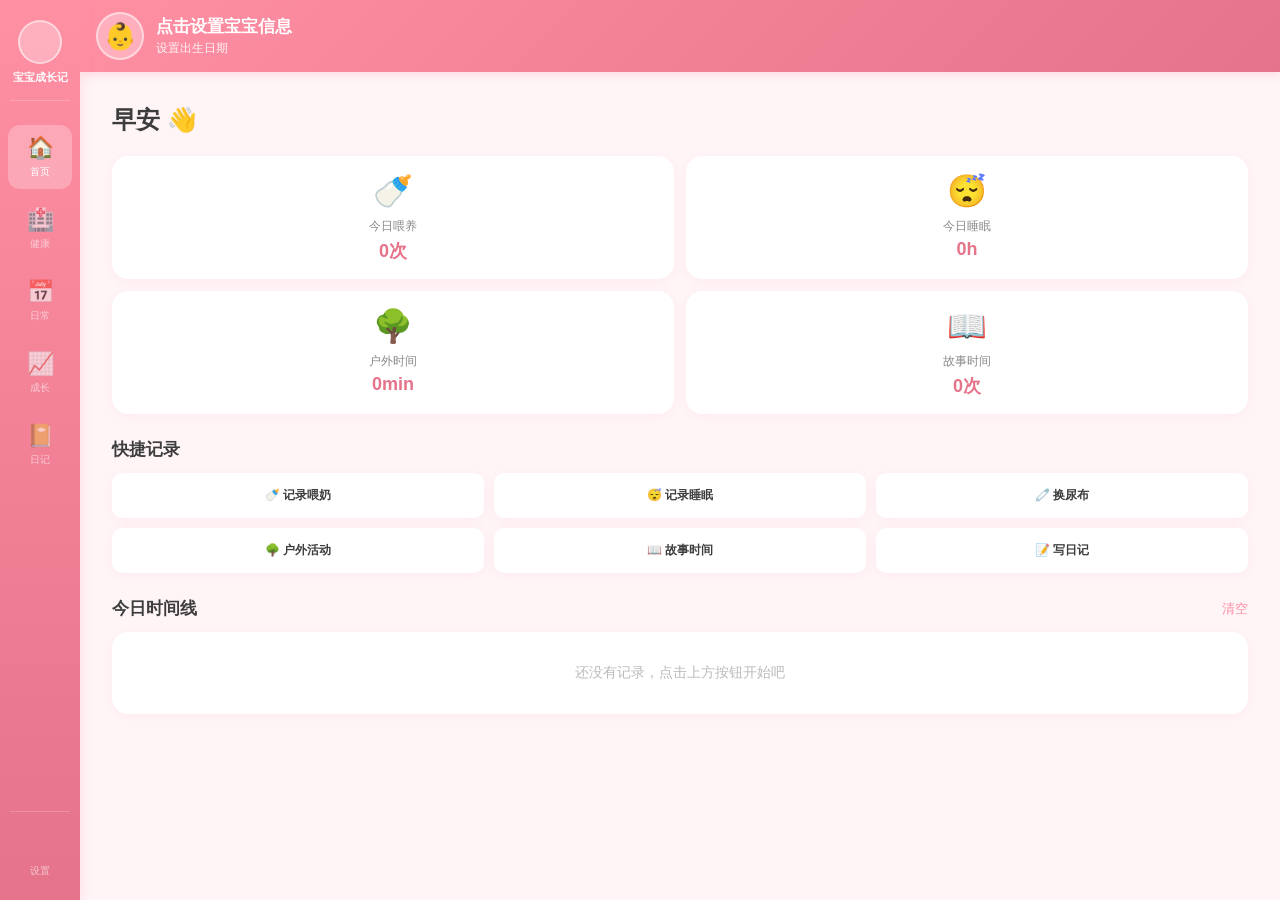
<file: baby-tracker-offline/index.html>
<!DOCTYPE html>
<html lang="zh-CN">
<head>
    <meta charset="UTF-8">
    <meta name="viewport" content="width=device-width, initial-scale=1.0, maximum-scale=1.0, user-scalable=no, viewport-fit=cover">
    <meta name="theme-color" content="#FF8FA3">
    <meta name="apple-mobile-web-app-capable" content="yes">
    <meta name="apple-mobile-web-app-status-bar-style" content="default">
    <meta name="apple-mobile-web-app-title" content="宝宝成长">
    <meta name="description" content="记录宝宝成长的每一天">
    <link rel="manifest" href="[data-uri]">
    <link rel="apple-touch-icon" href="[data-uri]">
    <link rel="icon" type="image/png" href="[data-uri]">
    <style>/* ===== 基础重置 ===== */
* {
    margin: 0;
    padding: 0;
    box-sizing: border-box;
    -webkit-tap-highlight-color: transparent;
}

:root {
    --primary: #FF8FA3;
    --primary-light: #FFD0DC;
    --primary-dark: #E5738A;
    --secondary: #B5EAD7;
    --accent: #FFB7B2;
    --bg: #FFF5F7;
    --card-bg: #FFFFFF;
    --text: #3D3D3D;
    --text-light: #888888;
    --text-lighter: #BBBBBB;
    --border: #FFE4EC;
    --shadow: 0 2px 12px rgba(255, 143, 163, 0.1);
    --shadow-hover: 0 4px 20px rgba(255, 143, 163, 0.2);
    --radius: 16px;
    --radius-sm: 10px;
    --header-h: 80px;
    --nav-h: 64px;
    --safe-top: env(safe-area-inset-top, 0px);
    --safe-bottom: env(safe-area-inset-bottom, 0px);
}

html, body {
    height: 100%;
    overflow: hidden;
    font-family: -apple-system, BlinkMacSystemFont, 'Segoe UI', 'PingFang SC', 'Helvetica Neue', sans-serif;
    font-size: 15px;
    color: var(--text);
    background: var(--bg);
    -webkit-font-smoothing: antialiased;
    overscroll-behavior: none;
}

button {
    border: none;
    background: none;
    cursor: pointer;
    font-family: inherit;
    font-size: inherit;
    color: inherit;
}

input, textarea, select {
    font-family: inherit;
    font-size: inherit;
    -webkit-appearance: none;
    border-radius: 0;
}

#app {
    display: flex;
    flex-direction: column;
    height: 100vh;
    height: 100dvh;
    max-width: 480px;
    margin: 0 auto;
    position: relative;
}

/* ===== 顶部状态栏 ===== */
.app-header {
    flex-shrink: 0;
    background: linear-gradient(135deg, var(--primary) 0%, var(--primary-dark) 100%);
    padding: var(--safe-top) 16px 12px;
    padding-top: calc(var(--safe-top) + 12px);
    box-shadow: 0 2px 10px rgba(255, 143, 163, 0.3);
    z-index: 10;
}

.header-content {
    display: flex;
    align-items: center;
    justify-content: space-between;
}

.baby-info {
    display: flex;
    align-items: center;
    gap: 12px;
    flex: 1;
}

.baby-avatar {
    width: 48px;
    height: 48px;
    border-radius: 50%;
    background: rgba(255,255,255,0.3);
    display: flex;
    align-items: center;
    justify-content: center;
    font-size: 26px;
    border: 2px solid rgba(255,255,255,0.5);
}

.baby-details {
    color: #fff;
}

.baby-name {
    font-size: 17px;
    font-weight: 600;
    margin-bottom: 2px;
}

.baby-age {
    font-size: 12px;
    opacity: 0.9;
}

.header-settings {
    color: #fff;
    font-size: 24px;
    width: 40px;
    height: 40px;
    display: flex;
    align-items: center;
    justify-content: center;
    border-radius: 50%;
    transition: background 0.2s;
}

.header-settings:active {
    background: rgba(255,255,255,0.2);
}

/* ===== 主内容区 ===== */
.app-main {
    flex: 1;
    overflow-y: auto;
    overflow-x: hidden;
    -webkit-overflow-scrolling: touch;
    padding: 16px;
    padding-bottom: 16px;
}

.page {
    display: none;
    padding: 16px;
    animation: fadeIn 0.3s ease;
}

.page.active {
    display: block;
}

@keyframes fadeIn {
    from { opacity: 0; transform: translateY(8px); }
    to { opacity: 1; transform: translateY(0); }
}

/* ===== 首页 ===== */
.dashboard-greeting {
    font-size: 24px;
    font-weight: 700;
    color: var(--text);
    margin-bottom: 4px;
}

.dashboard-date {
    font-size: 13px;
    color: var(--text-light);
    margin-bottom: 20px;
}

.overview-cards {
    display: grid;
    grid-template-columns: 1fr 1fr;
    gap: 12px;
    margin-bottom: 24px;
}

.overview-card {
    background: var(--card-bg);
    border-radius: var(--radius);
    padding: 16px;
    box-shadow: var(--shadow);
    display: flex;
    flex-direction: column;
    align-items: center;
    gap: 4px;
    transition: transform 0.15s, box-shadow 0.15s;
    cursor: pointer;
}

.overview-card:active {
    transform: scale(0.96);
    box-shadow: var(--shadow-hover);
}

.overview-icon {
    font-size: 32px;
    margin-bottom: 4px;
}

.overview-label {
    font-size: 12px;
    color: var(--text-light);
}

.overview-value {
    font-size: 18px;
    font-weight: 700;
    color: var(--primary-dark);
}

.section-title {
    font-size: 17px;
    font-weight: 700;
    color: var(--text);
    margin-bottom: 12px;
    margin-top: 8px;
    display: flex;
    align-items: center;
    justify-content: space-between;
}

.section-action {
    font-size: 13px;
    font-weight: 400;
    color: var(--primary);
}

.quick-actions {
    display: grid;
    grid-template-columns: 1fr 1fr 1fr;
    gap: 10px;
    margin-bottom: 24px;
}

.quick-btn {
    background: var(--card-bg);
    border-radius: var(--radius-sm);
    padding: 14px 8px;
    font-size: 12px;
    font-weight: 600;
    color: var(--text);
    box-shadow: var(--shadow);
    transition: transform 0.15s, box-shadow 0.15s;
    text-align: center;
}

.quick-btn:active {
    transform: scale(0.95);
    box-shadow: var(--shadow-hover);
}

/* ===== 时间线 ===== */
.timeline {
    background: var(--card-bg);
    border-radius: var(--radius);
    padding: 12px 16px;
    box-shadow: var(--shadow);
    min-height: 80px;
}

.timeline-item {
    display: flex;
    align-items: flex-start;
    gap: 12px;
    padding: 10px 0;
    border-bottom: 1px solid var(--border);
    position: relative;
}

.timeline-item:last-child {
    border-bottom: none;
}

.timeline-time {
    font-size: 12px;
    color: var(--primary);
    font-weight: 600;
    white-space: nowrap;
    min-width: 44px;
}

.timeline-content {
    flex: 1;
    font-size: 14px;
    color: var(--text);
}

.timeline-content .timeline-icon {
    margin-right: 4px;
}

.empty-state {
    text-align: center;
    color: var(--text-lighter);
    font-size: 14px;
    padding: 20px 0;
}

/* ===== 健康档案 ===== */
.health-nav, .daily-nav {
    display: flex;
    gap: 8px;
    margin-bottom: 16px;
    overflow-x: auto;
    -webkit-overflow-scrolling: touch;
    scrollbar-width: none;
    padding-bottom: 4px;
}

.health-nav::-webkit-scrollbar, .daily-nav::-webkit-scrollbar {
    display: none;
}

.health-tab, .daily-tab {
    white-space: nowrap;
    padding: 8px 14px;
    border-radius: 20px;
    background: var(--card-bg);
    font-size: 13px;
    font-weight: 500;
    color: var(--text-light);
    box-shadow: var(--shadow);
    transition: all 0.2s;
}

.health-tab.active, .daily-tab.active {
    background: var(--primary);
    color: #fff;
}

.health-content, .daily-content {
    display: none;
}

.health-content.active, .daily-content.active {
    display: block;
}

/* ===== 日期选择器 ===== */
.daily-date-selector {
    display: flex;
    align-items: center;
    justify-content: center;
    gap: 16px;
    margin-bottom: 16px;
}

.date-arrow {
    width: 36px;
    height: 36px;
    border-radius: 50%;
    background: var(--card-bg);
    font-size: 22px;
    color: var(--primary);
    display: flex;
    align-items: center;
    justify-content: center;
    box-shadow: var(--shadow);
}

.date-arrow:active {
    background: var(--primary-light);
}

.date-display {
    font-size: 15px;
    font-weight: 600;
    color: var(--text);
}

/* ===== 记录列表 ===== */
.add-btn {
    width: 100%;
    background: var(--primary);
    color: #fff;
    padding: 12px;
    border-radius: var(--radius-sm);
    font-size: 15px;
    font-weight: 600;
    margin-bottom: 12px;
    box-shadow: 0 4px 12px rgba(255, 143, 163, 0.3);
    transition: transform 0.15s;
}

.add-btn:active {
    transform: scale(0.97);
}

.record-list {
    display: flex;
    flex-direction: column;
    gap: 10px;
}

.record-card {
    background: var(--card-bg);
    border-radius: var(--radius-sm);
    padding: 14px;
    box-shadow: var(--shadow);
    position: relative;
    overflow: hidden;
}

.record-card::before {
    content: '';
    position: absolute;
    left: 0;
    top: 0;
    bottom: 0;
    width: 4px;
    background: var(--primary);
}

.record-card[data-type="medical"]::before { background: #FF8FA3; }
.record-card[data-type="vaccine"]::before { background: #B5EAD7; }
.record-card[data-type="checkup"]::before { background: #C7CEEA; }
.record-card[data-type="medication"]::before { background: #FFB7B2; }

.record-card-header {
    display: flex;
    justify-content: space-between;
    align-items: flex-start;
    margin-bottom: 6px;
}

.record-title {
    font-size: 15px;
    font-weight: 600;
    color: var(--text);
}

.record-date {
    font-size: 12px;
    color: var(--text-light);
}

.record-detail {
    font-size: 13px;
    color: var(--text-light);
    line-height: 1.5;
}

.record-detail strong {
    color: var(--text);
    font-weight: 600;
}

.record-tags {
    display: flex;
    flex-wrap: wrap;
    gap: 6px;
    margin-top: 8px;
}

.record-tag {
    background: var(--primary-light);
    color: var(--primary-dark);
    padding: 2px 8px;
    border-radius: 10px;
    font-size: 11px;
    font-weight: 500;
}

.record-delete {
    position: absolute;
    top: 10px;
    right: 10px;
    color: var(--text-lighter);
    font-size: 16px;
    width: 28px;
    height: 28px;
    display: flex;
    align-items: center;
    justify-content: center;
    border-radius: 50%;
    transition: all 0.2s;
    opacity: 0.5;
}

.record-delete:active {
    opacity: 1;
    color: #ff4444;
}

/* ===== 成长发育 ===== */
.growth-section {
    margin-bottom: 24px;
}

.growth-section-title {
    font-size: 16px;
    font-weight: 700;
    margin-bottom: 10px;
    color: var(--text);
}

.growth-stats {
    display: flex;
    gap: 10px;
    margin-bottom: 12px;
}

.growth-stat-card {
    flex: 1;
    background: var(--card-bg);
    border-radius: var(--radius-sm);
    padding: 12px;
    text-align: center;
    box-shadow: var(--shadow);
}

.growth-stat-label {
    font-size: 12px;
    color: var(--text-light);
    margin-bottom: 4px;
}

.growth-stat-value {
    font-size: 20px;
    font-weight: 700;
    color: var(--primary-dark);
}

.growth-stat-unit {
    font-size: 12px;
    color: var(--text-light);
}

.chart-container {
    background: var(--card-bg);
    border-radius: var(--radius-sm);
    padding: 12px;
    box-shadow: var(--shadow);
    margin-bottom: 12px;
    height: 180px;
}

.chart-container canvas {
    width: 100% !important;
    height: 100% !important;
}

/* 里程碑 */
.milestone-list {
    display: flex;
    flex-direction: column;
    gap: 10px;
}

.milestone-card {
    background: var(--card-bg);
    border-radius: var(--radius-sm);
    padding: 14px;
    box-shadow: var(--shadow);
    display: flex;
    align-items: flex-start;
    gap: 12px;
    position: relative;
}

.milestone-icon {
    width: 40px;
    height: 40px;
    border-radius: 50%;
    background: var(--secondary);
    display: flex;
    align-items: center;
    justify-content: center;
    font-size: 20px;
    flex-shrink: 0;
}

.milestone-info {
    flex: 1;
}

.milestone-title {
    font-size: 15px;
    font-weight: 600;
    margin-bottom: 4px;
}

.milestone-date {
    font-size: 12px;
    color: var(--text-light);
}

.milestone-note {
    font-size: 13px;
    color: var(--text-light);
    margin-top: 4px;
    line-height: 1.4;
}

/* ===== 日记 ===== */
.diary-list {
    display: flex;
    flex-direction: column;
    gap: 12px;
}

.diary-card {
    background: var(--card-bg);
    border-radius: var(--radius);
    padding: 16px;
    box-shadow: var(--shadow);
    position: relative;
}

.diary-header {
    display: flex;
    justify-content: space-between;
    align-items: center;
    margin-bottom: 10px;
}

.diary-date {
    font-size: 13px;
    color: var(--primary);
    font-weight: 600;
}

.diary-mood {
    font-size: 22px;
}

.diary-content {
    font-size: 14px;
    color: var(--text);
    line-height: 1.6;
    white-space: pre-wrap;
}

.diary-images {
    display: grid;
    grid-template-columns: 1fr 1fr 1fr;
    gap: 6px;
    margin-top: 10px;
}

.diary-image {
    width: 100%;
    aspect-ratio: 1;
    object-fit: cover;
    border-radius: 8px;
}

/* ===== 左侧边栏导航 ===== */
#app {
    flex-direction: row !important;
    max-width: none !important;
    height: 100vh;
    height: 100dvh;
}

.main-wrapper {
    flex: 1;
    display: flex;
    flex-direction: column;
    min-width: 0;
    overflow: hidden;
    margin-left: 80px;
}

.sidebar-nav {
    position: fixed;
    left: 0;
    top: 0;
    bottom: 0;
    width: 80px;
    background: linear-gradient(180deg, #FF8FA3 0%, #E5738A 100%);
    display: flex;
    flex-direction: column;
    align-items: center;
    padding: 20px 0 12px;
    z-index: 100;
    box-shadow: 2px 0 12px rgba(255, 143, 163, 0.2);
}

.sidebar-header {
    display: flex;
    flex-direction: column;
    align-items: center;
    margin-bottom: 24px;
    padding-bottom: 16px;
    border-bottom: 1px solid rgba(255,255,255,0.2);
    width: 60px;
}

.sidebar-avatar {
    width: 44px;
    height: 44px;
    border-radius: 50%;
    background: rgba(255,255,255,0.3);
    display: flex;
    align-items: center;
    justify-content: center;
    font-size: 24px;
    border: 2px solid rgba(255,255,255,0.5);
    margin-bottom: 6px;
}

.sidebar-name {
    font-size: 11px;
    color: #fff;
    font-weight: 600;
    text-align: center;
    line-height: 1.3;
    word-break: break-all;
}

.sidebar-menu {
    flex: 1;
    display: flex;
    flex-direction: column;
    align-items: center;
    gap: 8px;
    width: 100%;
}

.sidebar-footer {
    padding-top: 12px;
    border-top: 1px solid rgba(255,255,255,0.2);
    width: 60px;
    display: flex;
    justify-content: center;
}

.nav-btn {
    display: flex;
    flex-direction: column;
    align-items: center;
    justify-content: center;
    gap: 4px;
    color: rgba(255,255,255,0.6);
    transition: all 0.2s;
    padding: 10px 4px;
    border-radius: 12px;
    width: 64px;
}

.nav-btn.active {
    color: #fff;
    background: rgba(255,255,255,0.25);
}

.nav-icon {
    font-size: 22px;
}

.nav-label {
    font-size: 10px;
    font-weight: 500;
}

/* ===== 模态框 ===== */
.modal-overlay {
    position: fixed;
    top: 0;
    left: 0;
    right: 0;
    bottom: 0;
    background: rgba(0,0,0,0.5);
    display: none;
    align-items: flex-end;
    justify-content: center;
    z-index: 100;
    backdrop-filter: blur(4px);
    -webkit-backdrop-filter: blur(4px);
}

.modal-overlay.active {
    display: flex;
    animation: fadeIn 0.2s ease;
}

.modal {
    background: var(--card-bg);
    width: 100%;
    max-width: 480px;
    max-height: 85vh;
    border-radius: 24px 24px 0 0;
    display: flex;
    flex-direction: column;
    animation: slideUp 0.3s cubic-bezier(0.4, 0, 0.2, 1);
    padding-bottom: var(--safe-bottom);
}

@keyframes slideUp {
    from { transform: translateY(100%); }
    to { transform: translateY(0); }
}

.modal-header {
    display: flex;
    justify-content: space-between;
    align-items: center;
    padding: 16px 20px;
    border-bottom: 1px solid var(--border);
}

.modal-title {
    font-size: 17px;
    font-weight: 700;
}

.modal-close {
    font-size: 20px;
    color: var(--text-light);
    width: 32px;
    height: 32px;
    display: flex;
    align-items: center;
    justify-content: center;
}

.modal-body {
    flex: 1;
    overflow-y: auto;
    padding: 20px;
}

.modal-footer {
    display: flex;
    gap: 12px;
    padding: 12px 20px;
    border-top: 1px solid var(--border);
}

.btn-cancel, .btn-confirm {
    flex: 1;
    padding: 12px;
    border-radius: var(--radius-sm);
    font-size: 15px;
    font-weight: 600;
}

.btn-cancel {
    background: #f0f0f0;
    color: var(--text-light);
}

.btn-confirm {
    background: var(--primary);
    color: #fff;
    box-shadow: 0 4px 12px rgba(255, 143, 163, 0.3);
}

.btn-confirm:active {
    transform: scale(0.97);
}

/* ===== 表单元素 ===== */
.form-group {
    margin-bottom: 16px;
}

.form-label {
    display: block;
    font-size: 13px;
    font-weight: 600;
    color: var(--text);
    margin-bottom: 6px;
}

.form-label .required {
    color: #ff4444;
}

.form-input, .form-textarea, .form-select {
    width: 100%;
    padding: 12px 14px;
    border: 1.5px solid var(--border);
    border-radius: var(--radius-sm);
    font-size: 15px;
    color: var(--text);
    background: #FAFAFA;
    transition: border-color 0.2s, background 0.2s;
}

.form-input:focus, .form-textarea:focus, .form-select:focus {
    outline: none;
    border-color: var(--primary);
    background: #fff;
}

.form-textarea {
    resize: none;
    min-height: 80px;
    line-height: 1.5;
}

.form-row {
    display: flex;
    gap: 12px;
}

.form-row .form-group {
    flex: 1;
}

.form-chips {
    display: flex;
    flex-wrap: wrap;
    gap: 8px;
}

.form-chip {
    padding: 8px 14px;
    border-radius: 20px;
    background: #f0f0f0;
    font-size: 13px;
    color: var(--text-light);
    transition: all 0.2s;
}

.form-chip.active {
    background: var(--primary);
    color: #fff;
}

.form-counter {
    display: flex;
    align-items: center;
    gap: 12px;
    justify-content: center;
}

.counter-btn {
    width: 36px;
    height: 36px;
    border-radius: 50%;
    background: var(--primary-light);
    color: var(--primary-dark);
    font-size: 20px;
    font-weight: 700;
    display: flex;
    align-items: center;
    justify-content: center;
}

.counter-value {
    font-size: 20px;
    font-weight: 700;
    min-width: 50px;
    text-align: center;
}

.image-upload {
    display: flex;
    flex-wrap: wrap;
    gap: 8px;
}

.image-upload-btn {
    width: 70px;
    height: 70px;
    border: 2px dashed var(--border);
    border-radius: var(--radius-sm);
    display: flex;
    align-items: center;
    justify-content: center;
    font-size: 28px;
    color: var(--text-lighter);
    background: #FAFAFA;
}

.image-upload-btn:active {
    border-color: var(--primary);
}

.image-preview {
    width: 70px;
    height: 70px;
    border-radius: var(--radius-sm);
    object-fit: cover;
    position: relative;
}

/* ===== Toast ===== */
.toast {
    position: fixed;
    top: 50%;
    left: 50%;
    transform: translate(-50%, -50%) scale(0.8);
    background: rgba(0,0,0,0.75);
    color: #fff;
    padding: 12px 24px;
    border-radius: 12px;
    font-size: 14px;
    z-index: 200;
    opacity: 0;
    pointer-events: none;
    transition: all 0.3s cubic-bezier(0.4, 0, 0.2, 1);
    white-space: nowrap;
}

.toast.show {
    opacity: 1;
    transform: translate(-50%, -50%) scale(1);
}

/* ===== 设置面板特殊样式 ===== */
.settings-section {
    margin-bottom: 20px;
}

.settings-section-title {
    font-size: 13px;
    font-weight: 600;
    color: var(--text-light);
    margin-bottom: 8px;
    text-transform: uppercase;
    letter-spacing: 0.5px;
}

.settings-item {
    display: flex;
    justify-content: space-between;
    align-items: center;
    padding: 14px 0;
    border-bottom: 1px solid var(--border);
}

.settings-item:last-child {
    border-bottom: none;
}

.settings-label {
    font-size: 15px;
    color: var(--text);
}

.settings-value {
    font-size: 14px;
    color: var(--text-light);
}

.danger-btn {
    width: 100%;
    padding: 12px;
    border-radius: var(--radius-sm);
    background: #fff0f0;
    color: #ff4444;
    font-size: 15px;
    font-weight: 600;
    margin-top: 20px;
}

/* ===== 安装提示 ===== */
.install-banner {
    position: fixed;
    bottom: 16px;
    left: 96px;
    right: 16px;
    max-width: 448px;
    margin: 0 auto;
    background: var(--card-bg);
    border-radius: var(--radius);
    padding: 14px 16px;
    box-shadow: 0 4px 20px rgba(0,0,0,0.15);
    display: none;
    align-items: center;
    gap: 12px;
    z-index: 50;
    animation: slideUp 0.3s ease;
}

.install-banner.show {
    display: flex;
}

.install-icon {
    font-size: 28px;
}

.install-text {
    flex: 1;
}

.install-title {
    font-size: 14px;
    font-weight: 600;
    color: var(--text);
}

.install-desc {
    font-size: 12px;
    color: var(--text-light);
    margin-top: 2px;
}

.install-action {
    background: var(--primary);
    color: #fff;
    padding: 8px 16px;
    border-radius: 20px;
    font-size: 13px;
    font-weight: 600;
}

.install-dismiss {
    color: var(--text-lighter);
    font-size: 18px;
    width: 28px;
    height: 28px;
    display: flex;
    align-items: center;
    justify-content: center;
}
</style>
    <title>宝宝成长记</title>
</head>
<body>
    <div id="app">
        <!-- 左侧边栏导航 -->
        <nav class="sidebar-nav">
            <div class="sidebar-header">
                <div class="sidebar-avatar" id="sidebarAvatar"></div>
                <div class="sidebar-name" id="sidebarName">宝宝成长记</div>
            </div>
            <div class="sidebar-menu">
                <button class="nav-btn active" data-page="dashboard">
                    <span class="nav-icon">🏠</span>
                    <span class="nav-label">首页</span>
                </button>
                <button class="nav-btn" data-page="health">
                    <span class="nav-icon">🏥</span>
                    <span class="nav-label">健康</span>
                </button>
                <button class="nav-btn" data-page="daily">
                    <span class="nav-icon">📅</span>
                    <span class="nav-label">日常</span>
                </button>
                <button class="nav-btn" data-page="growth">
                    <span class="nav-icon">📈</span>
                    <span class="nav-label">成长</span>
                </button>
                <button class="nav-btn" data-page="diary">
                    <span class="nav-icon">📔</span>
                    <span class="nav-label">日记</span>
                </button>
            </div>
            <div class="sidebar-footer">
                <button class="nav-btn" id="sidebarSettings">
                    <span class="nav-icon">️</span>
                    <span class="nav-label">设置</span>
                </button>
            </div>
        </nav>

        <!-- 主内容区 -->
        <div class="main-wrapper">
            <!-- 顶部状态栏 -->
            <header class="app-header">
                <div class="header-content">
                    <div class="baby-info" id="babyInfo">
                        <div class="baby-avatar" id="babyAvatar">👶</div>
                        <div class="baby-details">
                            <div class="baby-name" id="babyName">点击设置宝宝信息</div>
                            <div class="baby-age" id="babyAge">设置出生日期</div>
                        </div>
                    </div>
                </div>
            </header>

            <main class="app-main" id="mainContent">
            <!-- 首页仪表盘 -->
            <section class="page page-dashboard active" id="page-dashboard">
                <div class="dashboard-greeting" id="greeting">早安 👋</div>
                <div class="dashboard-date" id="todayDate"></div>

                <!-- 今日概览卡片 -->
                <div class="overview-cards">
                    <div class="overview-card" data-nav="feeding">
                        <div class="overview-icon">🍼</div>
                        <div class="overview-label">今日喂养</div>
                        <div class="overview-value" id="todayFeeding">0次</div>
                    </div>
                    <div class="overview-card" data-nav="sleep">
                        <div class="overview-icon">😴</div>
                        <div class="overview-label">今日睡眠</div>
                        <div class="overview-value" id="todaySleep">0h</div>
                    </div>
                    <div class="overview-card" data-nav="outdoor">
                        <div class="overview-icon">🌳</div>
                        <div class="overview-label">户外时间</div>
                        <div class="overview-value" id="todayOutdoor">0min</div>
                    </div>
                    <div class="overview-card" data-nav="story">
                        <div class="overview-icon">📖</div>
                        <div class="overview-label">故事时间</div>
                        <div class="overview-value" id="todayStory">0次</div>
                    </div>
                </div>

                <!-- 快捷操作 -->
                <div class="section-title">快捷记录</div>
                <div class="quick-actions">
                    <button class="quick-btn" data-action="quick-feed">🍼 记录喂奶</button>
                    <button class="quick-btn" data-action="quick-sleep">😴 记录睡眠</button>
                    <button class="quick-btn" data-action="quick-diaper">🧷 换尿布</button>
                    <button class="quick-btn" data-action="quick-outdoor">🌳 户外活动</button>
                    <button class="quick-btn" data-action="quick-story">📖 故事时间</button>
                    <button class="quick-btn" data-action="quick-diary">📝 写日记</button>
                </div>

                <!-- 今日时间线 -->
                <div class="section-title">
                    今日时间线
                    <span class="section-action" id="clearTodayTimeline">清空</span>
                </div>
                <div class="timeline" id="todayTimeline">
                    <div class="empty-state">还没有记录，点击上方按钮开始吧</div>
                </div>
            </section>

            <!-- 健康档案页 -->
            <section class="page" id="page-health">
                <div class="section-title">健康档案</div>
                <div class="health-nav">
                    <button class="health-tab active" data-tab="medical">🏥 就医记录</button>
                    <button class="health-tab" data-tab="vaccine">💉 疫苗接种</button>
                    <button class="health-tab" data-tab="checkup">📋 儿保体检</button>
                    <button class="health-tab" data-tab="medication">💊 用药记录</button>
                </div>

                <!-- 就医记录 -->
                <div class="health-content active" id="tab-medical">
                    <button class="add-btn" data-add="medical">+ 添加就医记录</button>
                    <div class="record-list" id="medicalList"></div>
                </div>

                <!-- 疫苗接种 -->
                <div class="health-content" id="tab-vaccine">
                    <button class="add-btn" data-add="vaccine">+ 添加疫苗记录</button>
                    <div class="record-list" id="vaccineList"></div>
                </div>

                <!-- 儿保体检 -->
                <div class="health-content" id="tab-checkup">
                    <button class="add-btn" data-add="checkup">+ 添加体检记录</button>
                    <div class="record-list" id="checkupList"></div>
                </div>

                <!-- 用药记录 -->
                <div class="health-content" id="tab-medication">
                    <button class="add-btn" data-add="medication">+ 添加用药记录</button>
                    <div class="record-list" id="medicationList"></div>
                </div>
            </section>

            <!-- 日常记录页 -->
            <section class="page" id="page-daily">
                <div class="section-title">日常记录</div>
                <div class="daily-date-selector">
                    <button class="date-arrow" id="prevDay">‹</button>
                    <div class="date-display" id="dailyDate"></div>
                    <button class="date-arrow" id="nextDay">›</button>
                </div>

                <div class="daily-nav">
                    <button class="daily-tab active" data-dtab="feeding">🍼 喂养</button>
                    <button class="daily-tab" data-dtab="sleep">😴 睡眠</button>
                    <button class="daily-tab" data-dtab="outdoor">🌳 户外</button>
                    <button class="daily-tab" data-dtab="story">📖 故事</button>
                    <button class="daily-tab" data-dtab="diaper">🧷 尿布</button>
                    <button class="daily-tab" data-dtab="bath">🛁 洗澡</button>
                </div>

                <div class="daily-content active" id="dtab-feeding">
                    <button class="add-btn" data-dadd="feeding">+ 记录喂养</button>
                    <div class="record-list" id="feedingList"></div>
                </div>
                <div class="daily-content" id="dtab-sleep">
                    <button class="add-btn" data-dadd="sleep">+ 记录睡眠</button>
                    <div class="record-list" id="sleepList"></div>
                </div>
                <div class="daily-content" id="dtab-outdoor">
                    <button class="add-btn" data-dadd="outdoor">+ 记录户外</button>
                    <div class="record-list" id="outdoorList"></div>
                </div>
                <div class="daily-content" id="dtab-story">
                    <button class="add-btn" data-dadd="story">+ 记录故事</button>
                    <div class="record-list" id="storyList"></div>
                </div>
                <div class="daily-content" id="dtab-diaper">
                    <button class="add-btn" data-dadd="diaper">+ 记录尿布</button>
                    <div class="record-list" id="diaperList"></div>
                </div>
                <div class="daily-content" id="dtab-bath">
                    <button class="add-btn" data-dadd="bath">+ 记录洗澡</button>
                    <div class="record-list" id="bathList"></div>
                </div>
            </section>

            <!-- 成长发育页 -->
            <section class="page" id="page-growth">
                <div class="section-title">成长发育</div>

                <!-- 身高体重 -->
                <div class="growth-section">
                    <div class="growth-section-title">📏 身高体重</div>
                    <button class="add-btn" data-add="growth">+ 记录身高体重</button>
                    <div class="growth-stats" id="growthStats"></div>
                    <div class="chart-container">
                        <canvas id="growthChart"></canvas>
                    </div>
                    <div class="record-list" id="growthList"></div>
                </div>

                <!-- 发育里程碑 -->
                <div class="growth-section">
                    <div class="growth-section-title">⭐ 发育里程碑</div>
                    <button class="add-btn" data-add="milestone">+ 记录里程碑</button>
                    <div class="milestone-list" id="milestoneList"></div>
                </div>

                <!-- 运动发展 -->
                <div class="growth-section">
                    <div class="growth-section-title">🏃 运动发展</div>
                    <button class="add-btn" data-add="motor">+ 记录运动发展</button>
                    <div class="record-list" id="motorList"></div>
                </div>
            </section>

            <!-- 日记相册页 -->
            <section class="page" id="page-diary">
                <div class="section-title">成长日记</div>
                <button class="add-btn" data-add="diary">+ 写新日记</button>
                <div class="diary-list" id="diaryList"></div>
            </section>
        </main>
        </div>
    </div>

    <!-- 模态框 -->
    <div class="modal-overlay" id="modalOverlay">
        <div class="modal" id="modal">
            <div class="modal-header">
                <div class="modal-title" id="modalTitle">标题</div>
                <button class="modal-close" id="modalClose">✕</button>
            </div>
            <div class="modal-body" id="modalBody"></div>
            <div class="modal-footer">
                <button class="btn-cancel" id="modalCancel">取消</button>
                <button class="btn-confirm" id="modalConfirm">确定</button>
            </div>
        </div>
    </div>

    <!-- Toast提示 -->
    <div class="toast" id="toast"></div>

    <script>/**
 * 存储模块 - 使用 localStorage 持久化数据
 */

const Storage = {
    DB_KEY: 'baby_tracker_db',

    // 默认数据结构
    getDefaultDB() {
        return {
            baby: {
                name: '',
                gender: '',
                birthDate: '',
                avatar: '👶'
            },
            medical: [],      // 就医记录
            vaccine: [],      // 疫苗接种
            checkup: [],      // 儿保体检
            medication: [],   // 用药记录
            feeding: [],      // 喂养记录
            sleep: [],        // 睡眠记录
            outdoor: [],      // 户外活动
            story: [],        // 故事时间
            diaper: [],       // 尿布记录
            bath: [],         // 洗澡记录
            growth: [],       // 身高体重
            milestone: [],    // 发育里程碑
            motor: [],        // 运动发展
            diary: [],        // 成长日记
            timeline: {},     // 按日期组织的每日时间线 { '2024-01-01': [...] }
            settings: {
                storyTime: '20:00',    // 默认故事时间
                outdoorGoal: 120,       // 户外目标分钟
                sleepGoal: 14,          // 睡眠目标小时
            }
        };
    },

    // 读取数据库
    load() {
        try {
            const data = localStorage.getItem(this.DB_KEY);
            if (!data) {
                const defaultDB = this.getDefaultDB();
                this.save(defaultDB);
                return defaultDB;
            }
            const db = JSON.parse(data);
            // 合并默认值，防止旧数据缺少新字段
            const defaults = this.getDefaultDB();
            return { ...defaults, ...db, baby: { ...defaults.baby, ...db.baby }, settings: { ...defaults.settings, ...db.settings } };
        } catch (e) {
            console.error('数据加载失败', e);
            return this.getDefaultDB();
        }
    },

    // 保存数据库
    save(db) {
        try {
            localStorage.setItem(this.DB_KEY, JSON.stringify(db));
        } catch (e) {
            console.error('数据保存失败', e);
            alert('存储空间不足，请清理旧数据');
        }
    },

    // 添加记录
    add(type, data) {
        const db = this.load();
        const record = {
            id: Date.now() + '-' + Math.random().toString(36).substr(2, 6),
            createdAt: new Date().toISOString(),
            ...data
        };
        if (!db[type]) db[type] = [];
        db[type].unshift(record);
        this.save(db);
        return record;
    },

    // 删除记录
    delete(type, id) {
        const db = this.load();
        if (!db[type]) return;
        db[type] = db[type].filter(r => r.id !== id);
        this.save(db);
    },

    // 更新记录
    update(type, id, data) {
        const db = this.load();
        if (!db[type]) return;
        const idx = db[type].findIndex(r => r.id === id);
        if (idx >= 0) {
            db[type][idx] = { ...db[type][idx], ...data };
            this.save(db);
        }
    },

    // 获取某类型所有记录
    getAll(type) {
        const db = this.load();
        return db[type] || [];
    },

    // 按日期获取记录
    getByDate(type, dateStr) {
        const db = this.load();
        return (db[type] || []).filter(r => r.date === dateStr);
    },

    // 获取今天的记录
    getToday(type) {
        return this.getByDate(type, Utils.todayStr());
    },

    // 更新宝宝信息
    updateBaby(baby) {
        const db = this.load();
        db.baby = { ...db.baby, ...baby };
        this.save(db);
    },

    // 更新设置
    updateSettings(settings) {
        const db = this.load();
        db.settings = { ...db.settings, ...settings };
        this.save(db);
    },

    // 导出数据
    export() {
        return JSON.stringify(this.load(), null, 2);
    },

    // 导入数据
    import(jsonStr) {
        const data = JSON.parse(jsonStr);
        this.save(data);
    },

    // 清空所有数据
    clear() {
        localStorage.removeItem(this.DB_KEY);
    }
};

// 工具函数
const Utils = {
    // 今天的日期字符串
    todayStr() {
        return this.dateStr(new Date());
    },

    // 日期对象转字符串
    dateStr(date) {
        const y = date.getFullYear();
        const m = String(date.getMonth() + 1).padStart(2, '0');
        const d = String(date.getDate()).padStart(2, '0');
        return `${y}-${m}-${d}`;
    },

    // 格式化日期显示
    formatDate(dateStr, withWeek = true) {
        if (!dateStr) return '';
        const date = new Date(dateStr);
        const month = date.getMonth() + 1;
        const day = date.getDate();
        let result = `${month}月${day}日`;
        if (withWeek) {
            const weeks = ['日', '一', '二', '三', '四', '五', '六'];
            result += ` 周${weeks[date.getDay()]}`;
        }
        return result;
    },

    // 格式化完整日期
    formatDateFull(dateStr) {
        if (!dateStr) return '';
        const date = new Date(dateStr);
        return `${date.getFullYear()}年${date.getMonth() + 1}月${date.getDate()}日`;
    },

    // 格式化时间
    formatTime(timeStr) {
        if (!timeStr) return '';
        return timeStr.substring(0, 5);
    },

    // 计算宝宝年龄
    calcAge(birthDate) {
        if (!birthDate) return '';
        const birth = new Date(birthDate);
        const now = new Date();
        const diffMs = now - birth;
        if (diffMs < 0) return '未出生';

        const days = Math.floor(diffMs / (1000 * 60 * 60 * 24));
        const months = Math.floor(days / 30.44);
        const years = Math.floor(months / 12);

        if (years > 0) {
            const remainMonths = months % 12;
            return remainMonths > 0 ? `${years}岁${remainMonths}个月` : `${years}岁`;
        } else if (months > 0) {
            const remainDays = days - Math.floor(months * 30.44);
            return remainDays > 0 ? `${months}个月${remainDays}天` : `${months}个月`;
        } else {
            return `${days}天`;
        }
    },

    // 计算天数差
    daysDiff(dateStr1, dateStr2) {
        const d1 = new Date(dateStr1);
        const d2 = new Date(dateStr2);
        return Math.floor((d2 - d1) / (1000 * 60 * 60 * 24));
    },

    // 获取问候语
    getGreeting() {
        const hour = new Date().getHours();
        if (hour < 6) return '夜安 🌙';
        if (hour < 11) return '早安 ☀️';
        if (hour < 14) return '中午好 🌤️';
        if (hour < 18) return '下午好 🌅';
        if (hour < 22) return '晚上好 🌙';
        return '夜深了 💤';
    },

    // 获取当前时间 HH:MM
    nowTime() {
        const now = new Date();
        return `${String(now.getHours()).padStart(2, '0')}:${String(now.getMinutes()).padStart(2, '0')}`;
    },

    // 日期加减
    addDays(dateStr, days) {
        const date = new Date(dateStr);
        date.setDate(date.getDate() + days);
        return this.dateStr(date);
    },

    // 判断是否今天
    isToday(dateStr) {
        return dateStr === this.todayStr();
    }
};

/**
 * 宝宝成长记 - 主应用逻辑
 */

const App = {
    currentDate: Utils.todayStr(),  // 日常记录当前查看日期
    modalCallback: null,             // 模态框确认回调
    deferredPrompt: null,            // PWA安装事件

    init() {
        this.bindEvents();
        this.checkBabyInfo();
        this.renderDashboard();
        this.renderAll();
        this.registerSW();
        this.showInstallPrompt();
    },

    // ===== 事件绑定 =====
    bindEvents() {
        // 侧边栏导航 - 只绑定菜单里的 nav-btn
        document.querySelectorAll('.sidebar-menu .nav-btn').forEach(btn => {
            btn.addEventListener('click', () => this.switchPage(btn.dataset.page));
        });

        // 侧边栏设置按钮
        const sidebarSettings = document.getElementById('sidebarSettings');
        if (sidebarSettings) {
            sidebarSettings.addEventListener('click', () => this.showSettings());
        }

        // 概览卡片跳转
        document.querySelectorAll('.overview-card').forEach(card => {
            card.addEventListener('click', () => {
                const nav = card.dataset.nav;
                this.switchPage('daily');
                // 切换到对应tab
                setTimeout(() => this.switchDailyTab(nav), 100);
            });
        });

        // 快捷操作
        document.querySelectorAll('.quick-btn').forEach(btn => {
            btn.addEventListener('click', () => this.handleQuickAction(btn.dataset.action));
        });

        // 清空今日时间线
        document.getElementById('clearTodayTimeline').addEventListener('click', () => this.clearTodayTimeline());

        // 宝宝信息
        document.getElementById('babyInfo').addEventListener('click', () => this.showBabyInfoForm());

        // 健康档案tab切换
        document.querySelectorAll('.health-tab').forEach(tab => {
            tab.addEventListener('click', () => this.switchHealthTab(tab.dataset.tab));
        });

        // 日常记录tab切换
        document.querySelectorAll('.daily-tab').forEach(tab => {
            tab.addEventListener('click', () => this.switchDailyTab(tab.dataset.dtab));
        });

        // 日期切换
        document.getElementById('prevDay').addEventListener('click', () => this.changeDay(-1));
        document.getElementById('nextDay').addEventListener('click', () => this.changeDay(1));

        // 健康记录添加按钮
        document.querySelectorAll('[data-add]').forEach(btn => {
            btn.addEventListener('click', () => this.showAddForm(btn.dataset.add));
        });

        // 日常记录添加按钮
        document.querySelectorAll('[data-dadd]').forEach(btn => {
            btn.addEventListener('click', () => this.showDailyAddForm(btn.dataset.dadd));
        });

        // 模态框
        document.getElementById('modalClose').addEventListener('click', () => this.closeModal());
        document.getElementById('modalCancel').addEventListener('click', () => this.closeModal());
        document.getElementById('modalOverlay').addEventListener('click', (e) => {
            if (e.target.id === 'modalOverlay') this.closeModal();
        });
        document.getElementById('modalConfirm').addEventListener('click', () => this.confirmModal());

        // PWA安装
        window.addEventListener('beforeinstallprompt', (e) => {
            e.preventDefault();
            this.deferredPrompt = e;
            this.showInstallBanner();
        });
    },

    // ===== 页面切换 =====
    switchPage(pageName) {
        document.querySelectorAll('.page').forEach(p => p.classList.remove('active'));
        document.getElementById(`page-${pageName}`).classList.add('active');
        document.querySelectorAll('.sidebar-menu .nav-btn').forEach(b => b.classList.remove('active'));
        document.querySelector(`.sidebar-menu .nav-btn[data-page="${pageName}"]`).classList.add('active');
        document.querySelector('.app-main').scrollTop = 0;

        // 渲染对应页面
        if (pageName === 'dashboard') this.renderDashboard();
        if (pageName === 'health') this.renderHealth();
        if (pageName === 'daily') this.renderDaily();
        if (pageName === 'growth') this.renderGrowth();
        if (pageName === 'diary') this.renderDiary();
    },

    // ===== 检查宝宝信息 =====
    checkBabyInfo() {
        const db = Storage.load();
        if (!db.baby.name || !db.baby.birthDate) {
            this.showBabyInfoForm(true);
        }
    },

    // ===== 渲染所有页面 =====
    renderAll() {
        this.renderBabyInfo();
    },

    // ===== 渲染宝宝信息 =====
    renderBabyInfo() {
        const db = Storage.load();
        document.getElementById('babyAvatar').textContent = db.baby.avatar || '👶';
        const sidebarAvatar = document.getElementById('sidebarAvatar');
        if (sidebarAvatar) sidebarAvatar.textContent = db.baby.avatar || '👶';
        if (db.baby.name) {
            document.getElementById('babyName').textContent = db.baby.name;
            const sidebarName = document.getElementById('sidebarName');
            if (sidebarName) sidebarName.textContent = db.baby.name;
        }
        if (db.baby.birthDate) {
            document.getElementById('babyAge').textContent = Utils.calcAge(db.baby.birthDate);
        }
    },

    // ===== 首页仪表盘 =====
    renderDashboard() {
        document.getElementById('greeting').textContent = Utils.getGreeting();
        const today = new Date();
        const weeks = ['星期日', '星期一', '星期二', '星期三', '星期四', '星期五', '星期六'];
        document.getElementById('todayDate').textContent =
            `${today.getFullYear()}年${today.getMonth()+1}月${today.getDate()}日 ${weeks[today.getDay()]}`;

        // 今日概览
        const feedings = Storage.getToday('feeding');
        const sleeps = Storage.getToday('sleep');
        const outdoors = Storage.getToday('outdoor');
        const stories = Storage.getToday('story');

        document.getElementById('todayFeeding').textContent = `${feedings.length}次`;
        // 睡眠总时长
        let sleepMins = 0;
        sleeps.forEach(s => {
            if (s.duration) sleepMins += parseInt(s.duration) || 0;
        });
        document.getElementById('todaySleep').textContent = sleepMins > 0 ?
            `${(sleepMins/60).toFixed(1)}h` : '0h';
        // 户外总时长
        let outdoorMins = 0;
        outdoors.forEach(o => {
            if (o.duration) outdoorMins += parseInt(o.duration) || 0;
        });
        document.getElementById('todayOutdoor').textContent = `${outdoorMins}min`;
        document.getElementById('todayStory').textContent = `${stories.length}次`;

        // 今日时间线
        this.renderTimeline();
    },

    renderTimeline() {
        const db = Storage.load();
        const today = Utils.todayStr();
        const allRecords = [];

        // 收集今日所有记录
        ['feeding', 'sleep', 'outdoor', 'story', 'diaper', 'bath'].forEach(type => {
            const records = Storage.getByDate(type, today);
            records.forEach(r => {
                allRecords.push({ ...r, _type: type });
            });
        });

        // 按时间排序
        allRecords.sort((a, b) => (b.time || '').localeCompare(a.time || ''));

        const container = document.getElementById('todayTimeline');
        if (allRecords.length === 0) {
            container.innerHTML = '<div class="empty-state">还没有记录，点击上方按钮开始吧</div>';
            return;
        }

        const typeMap = {
            feeding: { icon: '🍼', label: '喂奶' },
            sleep: { icon: '😴', label: '睡眠' },
            outdoor: { icon: '🌳', label: '户外' },
            story: { icon: '📖', label: '故事' },
            diaper: { icon: '🧷', label: '尿布' },
            bath: { icon: '🛁', label: '洗澡' }
        };

        container.innerHTML = allRecords.map(r => {
            const info = typeMap[r._type];
            let detail = '';
            if (r._type === 'feeding') {
                detail = `${r.feedType || ''} ${r.amount || ''}${r.unit || ''}`;
            } else if (r._type === 'sleep') {
                detail = `${r.duration || 0}分钟`;
            } else if (r._type === 'outdoor') {
                detail = `${r.duration || 0}分钟 ${r.activity || ''}`;
            } else if (r._type === 'story') {
                detail = r.bookName || r.content || '';
            } else if (r._type === 'diaper') {
                detail = r.diaperType || '';
            } else if (r._type === 'bath') {
                detail = r.duration ? `${r.duration}分钟` : '';
            }

            return `
                <div class="timeline-item">
                    <div class="timeline-time">${r.time || ''}</div>
                    <div class="timeline-content">
                        <span class="timeline-icon">${info.icon}</span>
                        <strong>${info.label}</strong>
                        ${detail ? ' · ' + detail : ''}
                        ${r.note ? '<br><small style="color:#999">' + r.note + '</small>' : ''}
                    </div>
                </div>
            `;
        }).join('');
    },

    clearTodayTimeline() {
        if (!confirm('确定清空今日所有日常记录吗？（健康档案不受影响）')) return;
        const today = Utils.todayStr();
        const db = Storage.load();
        ['feeding', 'sleep', 'outdoor', 'story', 'diaper', 'bath'].forEach(type => {
            db[type] = db[type].filter(r => r.date !== today);
        });
        Storage.save(db);
        this.renderDashboard();
        this.toast('已清空今日记录');
    },

    // ===== 快捷操作 =====
    handleQuickAction(action) {
        const handlers = {
            'quick-feed': () => this.showDailyAddForm('feeding'),
            'quick-sleep': () => this.showDailyAddForm('sleep'),
            'quick-diaper': () => this.showDailyAddForm('diaper'),
            'quick-outdoor': () => this.showDailyAddForm('outdoor'),
            'quick-story': () => this.showDailyAddForm('story'),
            'quick-diary': () => this.showAddForm('diary')
        };
        if (handlers[action]) handlers[action]();
    },

    // ===== 健康档案 =====
    switchHealthTab(tab) {
        document.querySelectorAll('.health-tab').forEach(t => t.classList.remove('active'));
        document.querySelectorAll('.health-content').forEach(c => c.classList.remove('active'));
        document.querySelector(`.health-tab[data-tab="${tab}"]`).classList.add('active');
        document.getElementById(`tab-${tab}`).classList.add('active');
    },

    renderHealth() {
        this.renderMedical();
        this.renderVaccine();
        this.renderCheckup();
        this.renderMedication();
    },

    renderMedical() {
        const records = Storage.getAll('medical');
        const container = document.getElementById('medicalList');
        if (records.length === 0) {
            container.innerHTML = '<div class="empty-state">暂无就医记录</div>';
            return;
        }
        container.innerHTML = records.map(r => `
            <div class="record-card" data-type="medical">
                <div class="record-card-header">
                    <div class="record-title">${this.escape(r.hospital || '就医')} - ${this.escape(r.department || '')}</div>
                    <div class="record-date">${Utils.formatDateFull(r.date)}</div>
                </div>
                <div class="record-detail">
                    <strong>症状：</strong>${this.escape(r.symptom || '未记录')}<br>
                    <strong>诊断：</strong>${this.escape(r.diagnosis || '未记录')}<br>
                    ${r.prescription ? '<strong>处方：</strong>' + this.escape(r.prescription) + '<br>' : ''}
                    ${r.note ? '<strong>备注：</strong>' + this.escape(r.note) : ''}
                </div>
                <div class="record-tags">
                    ${r.doctor ? `<span class="record-tag">医生: ${this.escape(r.doctor)}</span>` : ''}
                </div>
                <button class="record-delete" onclick="App.deleteRecord('medical','${r.id}')">🗑</button>
            </div>
        `).join('');
    },

    renderVaccine() {
        const records = Storage.getAll('vaccine');
        const container = document.getElementById('vaccineList');
        if (records.length === 0) {
            container.innerHTML = '<div class="empty-state">暂无疫苗记录</div>';
            return;
        }
        container.innerHTML = records.map(r => `
            <div class="record-card" data-type="vaccine">
                <div class="record-card-header">
                    <div class="record-title">💉 ${this.escape(r.vaccineName || '疫苗')}</div>
                    <div class="record-date">${Utils.formatDateFull(r.date)}</div>
                </div>
                <div class="record-detail">
                    ${r.dose ? '<strong>剂次：</strong>' + this.escape(r.dose) + '<br>' : ''}
                    ${r.location ? '<strong>接种地点：</strong>' + this.escape(r.location) + '<br>' : ''}
                    ${r.batchNo ? '<strong>批号：</strong>' + this.escape(r.batchNo) + '<br>' : ''}
                    ${r.reaction ? '<strong>反应：</strong>' + this.escape(r.reaction) : ''}
                </div>
                <button class="record-delete" onclick="App.deleteRecord('vaccine','${r.id}')">🗑</button>
            </div>
        `).join('');
    },

    renderCheckup() {
        const records = Storage.getAll('checkup');
        const container = document.getElementById('checkupList');
        if (records.length === 0) {
            container.innerHTML = '<div class="empty-state">暂无儿保体检记录</div>';
            return;
        }
        container.innerHTML = records.map(r => `
            <div class="record-card" data-type="checkup">
                <div class="record-card-header">
                    <div class="record-title">📋 ${this.escape(r.age || '')} 儿保体检</div>
                    <div class="record-date">${Utils.formatDateFull(r.date)}</div>
                </div>
                <div class="record-detail">
                    ${r.height ? '<strong>身高：</strong>' + r.height + 'cm<br>' : ''}
                    ${r.weight ? '<strong>体重：</strong>' + r.weight + 'kg<br>' : ''}
                    ${r.headCircumference ? '<strong>头围：</strong>' + r.headCircumference + 'cm<br>' : ''}
                    ${r.result ? '<strong>结果：</strong>' + this.escape(r.result) + '<br>' : ''}
                    ${r.advice ? '<strong>建议：</strong>' + this.escape(r.advice) : ''}
                </div>
                <button class="record-delete" onclick="App.deleteRecord('checkup','${r.id}')">🗑</button>
            </div>
        `).join('');
    },

    renderMedication() {
        const records = Storage.getAll('medication');
        const container = document.getElementById('medicationList');
        if (records.length === 0) {
            container.innerHTML = '<div class="empty-state">暂无用药记录</div>';
            return;
        }
        container.innerHTML = records.map(r => `
            <div class="record-card" data-type="medication">
                <div class="record-card-header">
                    <div class="record-title">💊 ${this.escape(r.medicineName || '用药')}</div>
                    <div class="record-date">${Utils.formatDateFull(r.date)}</div>
                </div>
                <div class="record-detail">
                    ${r.dosage ? '<strong>用量：</strong>' + this.escape(r.dosage) + '<br>' : ''}
                    ${r.frequency ? '<strong>频次：</strong>' + this.escape(r.frequency) + '<br>' : ''}
                    ${r.reason ? '<strong>原因：</strong>' + this.escape(r.reason) + '<br>' : ''}
                    ${r.note ? '<strong>备注：</strong>' + this.escape(r.note) : ''}
                </div>
                <button class="record-delete" onclick="App.deleteRecord('medication','${r.id}')">🗑</button>
            </div>
        `).join('');
    },

    // ===== 日常记录 =====
    switchDailyTab(tab) {
        document.querySelectorAll('.daily-tab').forEach(t => t.classList.remove('active'));
        document.querySelectorAll('.daily-content').forEach(c => c.classList.remove('active'));
        document.querySelector(`.daily-tab[data-dtab="${tab}"]`).classList.add('active');
        document.getElementById(`dtab-${tab}`).classList.add('active');
    },

    changeDay(delta) {
        this.currentDate = Utils.addDays(this.currentDate, delta);
        this.renderDaily();
    },

    renderDaily() {
        document.getElementById('dailyDate').textContent = Utils.formatDate(this.currentDate);
        this.renderFeeding();
        this.renderSleep();
        this.renderOutdoor();
        this.renderStory();
        this.renderDiaper();
        this.renderBath();
    },

    renderFeeding() {
        const records = Storage.getByDate('feeding', this.currentDate);
        const container = document.getElementById('feedingList');
        if (records.length === 0) {
            container.innerHTML = '<div class="empty-state">暂无喂养记录</div>';
            return;
        }
        const feedTypeMap = { breast: '🤱 母乳', formula: '🍼 配方奶', solid: '🥣 辅食', water: '💧 喝水', snack: '🍪 零食' };
        container.innerHTML = records.map(r => `
            <div class="record-card" data-type="feeding">
                <div class="record-card-header">
                    <div class="record-title">${feedTypeMap[r.feedType] || r.feedType || '喂养'}</div>
                    <div class="record-date">${r.time || ''}</div>
                </div>
                <div class="record-detail">
                    ${r.amount ? '<strong>量：</strong>' + r.amount + (r.unit || 'ml') + '<br>' : ''}
                    ${r.duration ? '<strong>时长：</strong>' + r.duration + '分钟<br>' : ''}
                    ${r.foodName ? '<strong>食物：</strong>' + this.escape(r.foodName) + '<br>' : ''}
                    ${r.note ? '<strong>备注：</strong>' + this.escape(r.note) : ''}
                </div>
                <button class="record-delete" onclick="App.deleteRecord('feeding','${r.id}')">🗑</button>
            </div>
        `).join('');
    },

    renderSleep() {
        const records = Storage.getByDate('sleep', this.currentDate);
        const container = document.getElementById('sleepList');
        if (records.length === 0) {
            container.innerHTML = '<div class="empty-state">暂无睡眠记录</div>';
            return;
        }
        const sleepTypeMap = { night: '🌙 夜间睡眠', nap: '☀️ 白天小睡' };
        let totalMins = 0;
        records.forEach(r => totalMins += parseInt(r.duration) || 0);
        container.innerHTML = `
            <div class="growth-stat-card" style="margin-bottom:12px">
                <div class="growth-stat-label">本日总睡眠</div>
                <div class="growth-stat-value">${(totalMins/60).toFixed(1)}<span class="growth-stat-unit"> 小时</span></div>
            </div>
        ` + records.map(r => `
            <div class="record-card" data-type="sleep">
                <div class="record-card-header">
                    <div class="record-title">${sleepTypeMap[r.sleepType] || '睡眠'}</div>
                    <div class="record-date">${r.time || ''}</div>
                </div>
                <div class="record-detail">
                    <strong>时长：</strong>${r.duration || 0}分钟<br>
                    ${r.quality ? '<strong>质量：</strong>' + this.escape(r.quality) + '<br>' : ''}
                    ${r.note ? '<strong>备注：</strong>' + this.escape(r.note) : ''}
                </div>
                <button class="record-delete" onclick="App.deleteRecord('sleep','${r.id}')">🗑</button>
            </div>
        `).join('');
    },

    renderOutdoor() {
        const records = Storage.getByDate('outdoor', this.currentDate);
        const container = document.getElementById('outdoorList');
        if (records.length === 0) {
            container.innerHTML = '<div class="empty-state">暂无户外活动记录</div>';
            return;
        }
        let totalMins = 0;
        records.forEach(r => totalMins += parseInt(r.duration) || 0);
        const goal = Storage.load().settings.outdoorGoal;
        container.innerHTML = `
            <div class="growth-stat-card" style="margin-bottom:12px">
                <div class="growth-stat-label">今日户外总时长 (目标${goal}min)</div>
                <div class="growth-stat-value">${totalMins}<span class="growth-stat-unit"> 分钟</span></div>
            </div>
        ` + records.map(r => `
            <div class="record-card" data-type="outdoor">
                <div class="record-card-header">
                    <div class="record-title">🌳 ${this.escape(r.activity || '户外活动')}</div>
                    <div class="record-date">${r.time || ''}</div>
                </div>
                <div class="record-detail">
                    <strong>时长：</strong>${r.duration || 0}分钟<br>
                    ${r.location ? '<strong>地点：</strong>' + this.escape(r.location) + '<br>' : ''}
                    ${r.weather ? '<strong>天气：</strong>' + this.escape(r.weather) + '<br>' : ''}
                    ${r.note ? '<strong>备注：</strong>' + this.escape(r.note) : ''}
                </div>
                <button class="record-delete" onclick="App.deleteRecord('outdoor','${r.id}')">🗑</button>
            </div>
        `).join('');
    },

    renderStory() {
        const records = Storage.getByDate('story', this.currentDate);
        const container = document.getElementById('storyList');
        if (records.length === 0) {
            container.innerHTML = '<div class="empty-state">暂无故事时间记录</div>';
            return;
        }
        container.innerHTML = records.map(r => `
            <div class="record-card" data-type="story">
                <div class="record-card-header">
                    <div class="record-title">📖 ${this.escape(r.bookName || '故事时间')}</div>
                    <div class="record-date">${r.time || ''}</div>
                </div>
                <div class="record-detail">
                    ${r.duration ? '<strong>时长：</strong>' + r.duration + '分钟<br>' : ''}
                    ${r.content ? '<strong>内容：</strong>' + this.escape(r.content) + '<br>' : ''}
                    ${r.reaction ? '<strong>宝宝反应：</strong>' + this.escape(r.reaction) : ''}
                </div>
                <button class="record-delete" onclick="App.deleteRecord('story','${r.id}')">🗑</button>
            </div>
        `).join('');
    },

    renderDiaper() {
        const records = Storage.getByDate('diaper', this.currentDate);
        const container = document.getElementById('diaperList');
        if (records.length === 0) {
            container.innerHTML = '<div class="empty-state">暂无尿布记录</div>';
            return;
        }
        const typeMap = { wet: '💧 湿', dirty: '💩 脏', both: '💧💩 都有', dry: '✅ 干爽' };
        container.innerHTML = records.map(r => `
            <div class="record-card" data-type="diaper">
                <div class="record-card-header">
                    <div class="record-title">${typeMap[r.diaperType] || '尿布'}</div>
                    <div class="record-date">${r.time || ''}</div>
                </div>
                <div class="record-detail">
                    ${r.note ? '<strong>备注：</strong>' + this.escape(r.note) : ''}
                </div>
                <button class="record-delete" onclick="App.deleteRecord('diaper','${r.id}')">🗑</button>
            </div>
        `).join('');
    },

    renderBath() {
        const records = Storage.getByDate('bath', this.currentDate);
        const container = document.getElementById('bathList');
        if (records.length === 0) {
            container.innerHTML = '<div class="empty-state">暂无洗澡记录</div>';
            return;
        }
        container.innerHTML = records.map(r => `
            <div class="record-card" data-type="bath">
                <div class="record-card-header">
                    <div class="record-title">🛁 洗澡</div>
                    <div class="record-date">${r.time || ''}</div>
                </div>
                <div class="record-detail">
                    ${r.duration ? '<strong>时长：</strong>' + r.duration + '分钟<br>' : ''}
                    ${r.note ? '<strong>备注：</strong>' + this.escape(r.note) : ''}
                </div>
                <button class="record-delete" onclick="App.deleteRecord('bath','${r.id}')">🗑</button>
            </div>
        `).join('');
    },

    // ===== 成长发育 =====
    renderGrowth() {
        this.renderGrowthStats();
        this.renderGrowthList();
        this.renderMilestone();
        this.renderMotor();
    },

    renderGrowthStats() {
        const records = Storage.getAll('growth').sort((a, b) => new Date(b.date) - new Date(a.date));
        const container = document.getElementById('growthStats');
        const latest = records[0];

        if (!latest) {
            container.innerHTML = '<div class="empty-state" style="grid-column:1/-1">暂无身高体重数据，点击上方按钮添加</div>';
            return;
        }

        container.innerHTML = `
            <div class="growth-stat-card">
                <div class="growth-stat-label">身高</div>
                <div class="growth-stat-value">${latest.height || '-'}<span class="growth-stat-unit">cm</span></div>
            </div>
            <div class="growth-stat-card">
                <div class="growth-stat-label">体重</div>
                <div class="growth-stat-value">${latest.weight || '-'}<span class="growth-stat-unit">kg</span></div>
            </div>
            <div class="growth-stat-card">
                <div class="growth-stat-label">头围</div>
                <div class="growth-stat-value">${latest.headCircumference || '-'}<span class="growth-stat-unit">cm</span></div>
            </div>
        `;

        // 绘制图表
        this.drawGrowthChart(records.reverse());
    },

    drawGrowthChart(records) {
        const canvas = document.getElementById('growthChart');
        const ctx = canvas.getContext('2d');
        const dpr = window.devicePixelRatio || 1;
        const rect = canvas.getBoundingClientRect();
        canvas.width = rect.width * dpr;
        canvas.height = rect.height * dpr;
        ctx.scale(dpr, dpr);

        const w = rect.width;
        const h = rect.height;
        const padding = { top: 20, right: 20, bottom: 30, left: 35 };
        const chartW = w - padding.left - padding.right;
        const chartH = h - padding.top - padding.bottom;

        ctx.clearRect(0, 0, w, h);

        if (records.length === 0) return;

        const heights = records.map(r => parseFloat(r.height)).filter(v => !isNaN(v));
        const weights = records.map(r => parseFloat(r.weight)).filter(v => !isNaN(v));

        if (heights.length === 0 && weights.length === 0) return;

        const minH = Math.min(...heights) * 0.9;
        const maxH = Math.max(...heights) * 1.1;
        const minW = Math.min(...weights) * 0.9;
        const maxW = Math.max(...weights) * 1.1;

        // 绘制坐标轴
        ctx.strokeStyle = '#eee';
        ctx.lineWidth = 1;
        ctx.beginPath();
        ctx.moveTo(padding.left, padding.top);
        ctx.lineTo(padding.left, h - padding.bottom);
        ctx.lineTo(w - padding.right, h - padding.bottom);
        ctx.stroke();

        // 绘制身高曲线
        if (heights.length > 0) {
            ctx.strokeStyle = '#FF8FA3';
            ctx.lineWidth = 2;
            ctx.beginPath();
            records.forEach((r, i) => {
                const h = parseFloat(r.height);
                if (isNaN(h)) return;
                const x = padding.left + (chartW / Math.max(records.length - 1, 1)) * i;
                const y = padding.top + chartH - ((h - minH) / (maxH - minH || 1)) * chartH;
                if (i === 0) ctx.moveTo(x, y);
                else ctx.lineTo(x, y);
            });
            ctx.stroke();

            // 绘制点
            ctx.fillStyle = '#FF8FA3';
            records.forEach((r, i) => {
                const h = parseFloat(r.height);
                if (isNaN(h)) return;
                const x = padding.left + (chartW / Math.max(records.length - 1, 1)) * i;
                const y = padding.top + chartH - ((h - minH) / (maxH - minH || 1)) * chartH;
                ctx.beginPath();
                ctx.arc(x, y, 3, 0, Math.PI * 2);
                ctx.fill();
            });
        }

        // 绘制体重曲线
        if (weights.length > 0) {
            ctx.strokeStyle = '#B5EAD7';
            ctx.lineWidth = 2;
            ctx.beginPath();
            records.forEach((r, i) => {
                const wt = parseFloat(r.weight);
                if (isNaN(wt)) return;
                const x = padding.left + (chartW / Math.max(records.length - 1, 1)) * i;
                const y = padding.top + chartH - ((wt - minW) / (maxW - minW || 1)) * chartH;
                if (i === 0) ctx.moveTo(x, y);
                else ctx.lineTo(x, y);
            });
            ctx.stroke();

            ctx.fillStyle = '#4CAF50';
            records.forEach((r, i) => {
                const wt = parseFloat(r.weight);
                if (isNaN(wt)) return;
                const x = padding.left + (chartW / Math.max(records.length - 1, 1)) * i;
                const y = padding.top + chartH - ((wt - minW) / (maxW - minW || 1)) * chartH;
                ctx.beginPath();
                ctx.arc(x, y, 3, 0, Math.PI * 2);
                ctx.fill();
            });
        }

        // 图例
        ctx.font = '11px sans-serif';
        ctx.fillStyle = '#FF8FA3';
        ctx.fillRect(padding.left, 4, 10, 3);
        ctx.fillStyle = '#888';
        ctx.fillText('身高', padding.left + 14, 10);
        ctx.fillStyle = '#4CAF50';
        ctx.fillRect(padding.left + 50, 4, 10, 3);
        ctx.fillStyle = '#888';
        ctx.fillText('体重', padding.left + 64, 10);
    },

    renderGrowthList() {
        const records = Storage.getAll('growth').sort((a, b) => new Date(b.date) - new Date(a.date));
        const container = document.getElementById('growthList');
        if (records.length === 0) {
            container.innerHTML = '<div class="empty-state">暂无记录</div>';
            return;
        }
        container.innerHTML = records.map(r => `
            <div class="record-card">
                <div class="record-card-header">
                    <div class="record-title">${Utils.formatDateFull(r.date)}</div>
                </div>
                <div class="record-detail">
                    ${r.height ? '<strong>身高：</strong>' + r.height + 'cm<br>' : ''}
                    ${r.weight ? '<strong>体重：</strong>' + r.weight + 'kg<br>' : ''}
                    ${r.headCircumference ? '<strong>头围：</strong>' + r.headCircumference + 'cm<br>' : ''}
                    ${r.note ? '<strong>备注：</strong>' + this.escape(r.note) : ''}
                </div>
                <button class="record-delete" onclick="App.deleteRecord('growth','${r.id}')">🗑</button>
            </div>
        `).join('');
    },

    renderMilestone() {
        const records = Storage.getAll('milestone').sort((a, b) => new Date(b.date) - new Date(a.date));
        const container = document.getElementById('milestoneList');
        if (records.length === 0) {
            container.innerHTML = '<div class="empty-state">记录宝宝第一次翻身、坐、爬、走等里程碑</div>';
            return;
        }
        const iconMap = {
            smile: '😊', laugh: '😄', rollover: '🤸', sit: '🪑', crawl: '👶',
            stand: '🧍', walk: '🚶', talk: '🗣️', teeth: '🦷', other: '⭐'
        };
        container.innerHTML = records.map(r => `
            <div class="milestone-card">
                <div class="milestone-icon">${iconMap[r.milestoneType] || '⭐'}</div>
                <div class="milestone-info">
                    <div class="milestone-title">${this.escape(r.title || '里程碑')}</div>
                    <div class="milestone-date">${Utils.formatDateFull(r.date)} · ${Utils.calcAge(Storage.load().baby.birthDate && Utils.daysDiff(Storage.load().baby.birthDate, r.date) >= 0 ? Storage.load().baby.birthDate : r.date)}</div>
                    ${r.note ? '<div class="milestone-note">' + this.escape(r.note) + '</div>' : ''}
                </div>
                <button class="record-delete" onclick="App.deleteRecord('milestone','${r.id}')">🗑</button>
            </div>
        `).join('');
    },

    renderMotor() {
        const records = Storage.getAll('motor').sort((a, b) => new Date(b.date) - new Date(a.date));
        const container = document.getElementById('motorList');
        if (records.length === 0) {
            container.innerHTML = '<div class="empty-state">记录宝宝运动发展，如抬头、抓握、翻身等</div>';
            return;
        }
        container.innerHTML = records.map(r => `
            <div class="record-card">
                <div class="record-card-header">
                    <div class="record-title">🏃 ${this.escape(r.skill || '运动发展')}</div>
                    <div class="record-date">${Utils.formatDateFull(r.date)}</div>
                </div>
                <div class="record-detail">
                    ${r.level ? '<strong>掌握程度：</strong>' + this.escape(r.level) + '<br>' : ''}
                    ${r.note ? '<strong>备注：</strong>' + this.escape(r.note) : ''}
                </div>
                <button class="record-delete" onclick="App.deleteRecord('motor','${r.id}')">🗑</button>
            </div>
        `).join('');
    },

    // ===== 日记 =====
    renderDiary() {
        const records = Storage.getAll('diary').sort((a, b) => new Date(b.date) - new Date(a.date));
        const container = document.getElementById('diaryList');
        if (records.length === 0) {
            container.innerHTML = '<div class="empty-state">记录宝宝每天的小故事</div>';
            return;
        }
        const moodMap = { happy: '😊', excited: '🤩', calm: '😌', sad: '😢', cry: '😭', sick: '🤒' };
        container.innerHTML = records.map(r => `
            <div class="diary-card">
                <div class="diary-header">
                    <div class="diary-date">${Utils.formatDateFull(r.date)} ${r.time || ''}</div>
                    <div class="diary-mood">${moodMap[r.mood] || '📝'}</div>
                </div>
                <div class="diary-content">${this.escape(r.content || '')}</div>
                <button class="record-delete" onclick="App.deleteRecord('diary','${r.id}')">🗑</button>
            </div>
        `).join('');
    },

    // ===== 删除记录 =====
    deleteRecord(type, id) {
        if (!confirm('确定删除这条记录吗？')) return;
        Storage.delete(type, id);
        this.renderAll();
        // 刷新当前页面
        const activePage = document.querySelector('.page.active').id.replace('page-', '');
        this.switchPage(activePage);
        this.toast('已删除');
    },

    // ===== 模态框 =====
    showModal(title, bodyHTML, callback) {
        document.getElementById('modalTitle').textContent = title;
        document.getElementById('modalBody').innerHTML = bodyHTML;
        document.getElementById('modalOverlay').classList.add('active');
        this.modalCallback = callback;
    },

    closeModal() {
        document.getElementById('modalOverlay').classList.remove('active');
        this.modalCallback = null;
    },

    confirmModal() {
        if (this.modalCallback) {
            const result = this.modalCallback();
            if (result !== false) this.closeModal();
        }
    },

    // ===== 宝宝信息表单 =====
    showBabyInfoForm(isFirst = false) {
        const db = Storage.load();
        const body = `
            <div class="form-group">
                <label class="form-label">宝宝昵称 <span class="required">*</span></label>
                <input type="text" class="form-input" id="babyNameInput" value="${this.escape(db.baby.name)}" placeholder="宝宝小名">
            </div>
            <div class="form-group">
                <label class="form-label">出生日期 <span class="required">*</span></label>
                <input type="date" class="form-input" id="babyBirthInput" value="${db.baby.birthDate}">
            </div>
            <div class="form-group">
                <label class="form-label">性别</label>
                <div class="form-chips" id="genderChips">
                    <div class="form-chip ${db.baby.gender === 'male' ? 'active' : ''}" data-value="male">👦 男宝</div>
                    <div class="form-chip ${db.baby.gender === 'female' ? 'active' : ''}" data-value="female">👧 女宝</div>
                </div>
            </div>
            <div class="form-group">
                <label class="form-label">头像表情</label>
                <div class="form-chips" id="avatarChips">
                    ${['👶','🧒','👧','👦','😇','🥰','🌟','🐰'].map(a =>
                        `<div class="form-chip ${db.baby.avatar === a ? 'active' : ''}" data-value="${a}" style="font-size:20px">${a}</div>`
                    ).join('')}
                </div>
            </div>
        `;

        this.showModal(isFirst ? '设置宝宝信息' : '修改宝宝信息', body, () => {
            const name = document.getElementById('babyNameInput').value.trim();
            const birthDate = document.getElementById('babyBirthInput').value;
            if (!name) { this.toast('请输入宝宝昵称'); return false; }
            if (!birthDate) { this.toast('请选择出生日期'); return false; }

            const gender = document.querySelector('#genderChips .active')?.dataset.value || '';
            const avatar = document.querySelector('#avatarChips .active')?.dataset.value || '👶';

            Storage.updateBaby({ name, birthDate, gender, avatar });
            this.renderBabyInfo();
            this.renderDashboard();
            this.toast('保存成功');
        });

        // 绑定chip选择
        this.bindChips('genderChips');
        this.bindChips('avatarChips');
    },

    // ===== 设置 =====
    showSettings() {
        const db = Storage.load();
        const body = `
            <div class="settings-section">
                <div class="settings-section-title">作息目标</div>
                <div class="form-group">
                    <label class="form-label">每日故事时间</label>
                    <input type="time" class="form-input" id="storyTimeInput" value="${db.settings.storyTime}">
                </div>
                <div class="form-group">
                    <label class="form-label">每日户外目标（分钟）</label>
                    <input type="number" class="form-input" id="outdoorGoalInput" value="${db.settings.outdoorGoal}" min="0" max="600">
                </div>
                <div class="form-group">
                    <label class="form-label">每日睡眠目标（小时）</label>
                    <input type="number" class="form-input" id="sleepGoalInput" value="${db.settings.sleepGoal}" min="0" max="24" step="0.5">
                </div>
            </div>
            <div class="settings-section">
                <div class="settings-section-title">数据管理</div>
                <button class="add-btn" onclick="App.exportData()" style="background:#B5EAD7;color:#333">📤 导出数据</button>
                <button class="add-btn" onclick="App.importData()" style="background:#C7CEEA;color:#333">📥 导入数据</button>
                <button class="danger-btn" onclick="App.clearAllData()">🗑 清空所有数据</button>
            </div>
            <div class="settings-section" style="text-align:center;margin-top:20px">
                <div style="color:var(--text-lighter);font-size:12px">
                    宝宝成长记 v1.0<br>用心记录每一刻成长 ❤️
                </div>
            </div>
        `;

        this.showModal('设置', body, () => {
            const storyTime = document.getElementById('storyTimeInput').value;
            const outdoorGoal = parseInt(document.getElementById('outdoorGoalInput').value) || 120;
            const sleepGoal = parseFloat(document.getElementById('sleepGoalInput').value) || 14;
            Storage.updateSettings({ storyTime, outdoorGoal, sleepGoal });
            this.toast('设置已保存');
        });
    },

    exportData() {
        const data = Storage.export();
        const blob = new Blob([data], { type: 'application/json' });
        const url = URL.createObjectURL(blob);
        const a = document.createElement('a');
        a.href = url;
        a.download = `baby-tracker-${Utils.todayStr()}.json`;
        a.click();
        URL.revokeObjectURL(url);
        this.toast('数据已导出');
    },

    importData() {
        const input = document.createElement('input');
        input.type = 'file';
        input.accept = '.json';
        input.onchange = (e) => {
            const file = e.target.files[0];
            if (!file) return;
            const reader = new FileReader();
            reader.onload = (ev) => {
                try {
                    Storage.import(ev.target.result);
                    this.renderAll();
                    this.renderDashboard();
                    this.closeModal();
                    this.toast('数据导入成功');
                } catch (err) {
                    this.toast('导入失败：文件格式错误');
                }
            };
            reader.readAsText(file);
        };
        input.click();
    },

    clearAllData() {
        if (!confirm('⚠️ 确定清空所有数据吗？此操作不可恢复！')) return;
        if (!confirm('再次确认：所有记录将被永久删除！')) return;
        Storage.clear();
        location.reload();
    },

    // ===== 添加表单 =====
    showAddForm(type) {
        const forms = {
            medical: () => this.formMedical(),
            vaccine: () => this.formVaccine(),
            checkup: () => this.formCheckup(),
            medication: () => this.formMedication(),
            growth: () => this.formGrowth(),
            milestone: () => this.formMilestone(),
            motor: () => this.formMotor(),
            diary: () => this.formDiary()
        };
        if (forms[type]) forms[type]();
    },

    showDailyAddForm(type) {
        const forms = {
            feeding: () => this.formFeeding(),
            sleep: () => this.formSleep(),
            outdoor: () => this.formOutdoor(),
            story: () => this.formStory(),
            diaper: () => this.formDiaper(),
            bath: () => this.formBath()
        };
        if (forms[type]) forms[type]();
    },

    formMedical() {
        const body = `
            <div class="form-row">
                <div class="form-group">
                    <label class="form-label">就诊日期 <span class="required">*</span></label>
                    <input type="date" class="form-input" id="medDate" value="${Utils.todayStr()}">
                </div>
                <div class="form-group">
                    <label class="form-label">医院</label>
                    <input type="text" class="form-input" id="medHospital" placeholder="医院名称">
                </div>
            </div>
            <div class="form-group">
                <label class="form-label">科室</label>
                <input type="text" class="form-input" id="medDept" placeholder="如：儿科、皮肤科">
            </div>
            <div class="form-group">
                <label class="form-label">症状</label>
                <textarea class="form-textarea" id="medSymptom" placeholder="宝宝有什么症状"></textarea>
            </div>
            <div class="form-group">
                <label class="form-label">诊断结果</label>
                <textarea class="form-textarea" id="medDiagnosis" placeholder="医生诊断"></textarea>
            </div>
            <div class="form-group">
                <label class="form-label">处方/检查</label>
                <textarea class="form-textarea" id="medPrescription" placeholder="用药或检查项目"></textarea>
            </div>
            <div class="form-row">
                <div class="form-group">
                    <label class="form-label">医生</label>
                    <input type="text" class="form-input" id="medDoctor" placeholder="医生姓名">
                </div>
                <div class="form-group">
                    <label class="form-label">费用</label>
                    <input type="number" class="form-input" id="medCost" placeholder="元">
                </div>
            </div>
            <div class="form-group">
                <label class="form-label">备注</label>
                <textarea class="form-textarea" id="medNote" placeholder="其他需要记录的"></textarea>
            </div>
        `;

        this.showModal('就医记录', body, () => {
            const date = document.getElementById('medDate').value;
            if (!date) { this.toast('请选择日期'); return false; }
            Storage.add('medical', {
                date,
                hospital: this.val('medHospital'),
                department: this.val('medDept'),
                symptom: this.val('medSymptom'),
                diagnosis: this.val('medDiagnosis'),
                prescription: this.val('medPrescription'),
                doctor: this.val('medDoctor'),
                cost: this.val('medCost'),
                note: this.val('medNote')
            });
            this.renderHealth();
            this.toast('就医记录已添加');
        });
    },

    formVaccine() {
        const commonVaccines = ['乙肝疫苗','卡介苗','脊灰疫苗','百白破','麻腮风','甲肝疫苗','流脑疫苗','乙脑疫苗','水痘疫苗','流感疫苗','HPV疫苗','轮状病毒疫苗','肺炎疫苗','手足口疫苗'];
        const body = `
            <div class="form-row">
                <div class="form-group">
                    <label class="form-label">接种日期 <span class="required">*</span></label>
                    <input type="date" class="form-input" id="vacDate" value="${Utils.todayStr()}">
                </div>
                <div class="form-group">
                    <label class="form-label">剂次</label>
                    <input type="text" class="form-input" id="vacDose" placeholder="如：第1剂">
                </div>
            </div>
            <div class="form-group">
                <label class="form-label">疫苗名称 <span class="required">*</span></label>
                <div class="form-chips" id="vacChips">
                    ${commonVaccines.map(v => `<div class="form-chip" data-value="${v}">${v}</div>`).join('')}
                </div>
                <input type="text" class="form-input" id="vacName" style="margin-top:8px" placeholder="或手动输入疫苗名称">
            </div>
            <div class="form-group">
                <label class="form-label">接种地点</label>
                <input type="text" class="form-input" id="vacLocation" placeholder="接种点">
            </div>
            <div class="form-row">
                <div class="form-group">
                    <label class="form-label">批号</label>
                    <input type="text" class="form-input" id="vacBatch" placeholder="疫苗批号">
                </div>
                <div class="form-group">
                    <label class="form-label">费用</label>
                    <input type="number" class="form-input" id="vacCost" placeholder="元">
                </div>
            </div>
            <div class="form-group">
                <label class="form-label">接种后反应</label>
                <textarea class="form-textarea" id="vacReaction" placeholder="如：无反应、轻微发热等"></textarea>
            </div>
        `;

        this.showModal('疫苗记录', body, () => {
            const date = document.getElementById('vacDate').value;
            const chipVal = document.querySelector('#vacChips .active')?.dataset.value;
            const name = this.val('vacName') || chipVal;
            if (!date) { this.toast('请选择日期'); return false; }
            if (!name) { this.toast('请输入或选择疫苗名称'); return false; }
            Storage.add('vaccine', {
                date,
                vaccineName: name,
                dose: this.val('vacDose'),
                location: this.val('vacLocation'),
                batchNo: this.val('vacBatch'),
                cost: this.val('vacCost'),
                reaction: this.val('vacReaction')
            });
            this.renderHealth();
            this.toast('疫苗记录已添加');
        });

        this.bindChips('vacChips', (val) => {
            document.getElementById('vacName').value = val;
        });
    },

    formCheckup() {
        const body = `
            <div class="form-row">
                <div class="form-group">
                    <label class="form-label">体检日期 <span class="required">*</span></label>
                    <input type="date" class="form-input" id="chkDate" value="${Utils.todayStr()}">
                </div>
                <div class="form-group">
                    <label class="form-label">月龄</label>
                    <input type="text" class="form-input" id="chkAge" placeholder="如：6个月">
                </div>
            </div>
            <div class="form-row">
                <div class="form-group">
                    <label class="form-label">身高(cm)</label>
                    <input type="number" class="form-input" id="chkHeight" placeholder="0.0" step="0.1">
                </div>
                <div class="form-group">
                    <label class="form-label">体重(kg)</label>
                    <input type="number" class="form-input" id="chkWeight" placeholder="0.0" step="0.1">
                </div>
            </div>
            <div class="form-row">
                <div class="form-group">
                    <label class="form-label">头围(cm)</label>
                    <input type="number" class="form-input" id="chkHead" placeholder="0.0" step="0.1">
                </div>
                <div class="form-group">
                    <label class="form-label">前囟门(cm)</label>
                    <input type="number" class="form-input" id="chkFontanelle" placeholder="0.0" step="0.1">
                </div>
            </div>
            <div class="form-group">
                <label class="form-label">体检结果</label>
                <textarea class="form-textarea" id="chkResult" placeholder="医生检查结果"></textarea>
            </div>
            <div class="form-group">
                <label class="form-label">医生建议</label>
                <textarea class="form-textarea" id="chkAdvice" placeholder="育儿建议"></textarea>
            </div>
        `;

        this.showModal('儿保体检', body, () => {
            const date = document.getElementById('chkDate').value;
            if (!date) { this.toast('请选择日期'); return false; }
            const height = this.val('chkHeight');
            const weight = this.val('chkWeight');
            const headCircumference = this.val('chkHead');
            Storage.add('checkup', {
                date,
                age: this.val('chkAge'),
                height, weight, headCircumference,
                fontanelle: this.val('chkFontanelle'),
                result: this.val('chkResult'),
                advice: this.val('chkAdvice')
            });
            // 同时添加到成长数据
            if (height || weight) {
                Storage.add('growth', { date, height, weight, headCircumference, note: '儿保体检记录' });
            }
            this.renderGrowth();
            this.renderHealth();
            this.toast('体检记录已添加');
        });
    },

    formMedication() {
        const body = `
            <div class="form-row">
                <div class="form-group">
                    <label class="form-label">用药日期 <span class="required">*</span></label>
                    <input type="date" class="form-input" id="med2Date" value="${Utils.todayStr()}">
                </div>
                <div class="form-group">
                    <label class="form-label">药品名称 <span class="required">*</span></label>
                    <input type="text" class="form-input" id="med2Name" placeholder="药品名称">
                </div>
            </div>
            <div class="form-row">
                <div class="form-group">
                    <label class="form-label">用量</label>
                    <input type="text" class="form-input" id="med2Dosage" placeholder="如：2ml/次">
                </div>
                <div class="form-group">
                    <label class="form-label">频次</label>
                    <input type="text" class="form-input" id="med2Freq" placeholder="如：每日3次">
                </div>
            </div>
            <div class="form-group">
                <label class="form-label">用药原因</label>
                <input type="text" class="form-input" id="med2Reason" placeholder="如：感冒发热">
            </div>
            <div class="form-group">
                <label class="form-label">备注</label>
                <textarea class="form-textarea" id="med2Note" placeholder="用药注意事项等"></textarea>
            </div>
        `;

        this.showModal('用药记录', body, () => {
            const date = document.getElementById('med2Date').value;
            const name = this.val('med2Name');
            if (!date) { this.toast('请选择日期'); return false; }
            if (!name) { this.toast('请输入药品名称'); return false; }
            Storage.add('medication', {
                date,
                medicineName: name,
                dosage: this.val('med2Dosage'),
                frequency: this.val('med2Freq'),
                reason: this.val('med2Reason'),
                note: this.val('med2Note')
            });
            this.renderHealth();
            this.toast('用药记录已添加');
        });
    },

    formFeeding() {
        const body = `
            <div class="form-row">
                <div class="form-group">
                    <label class="form-label">日期</label>
                    <input type="date" class="form-input" id="feedDate" value="${this.currentDate}">
                </div>
                <div class="form-group">
                    <label class="form-label">时间</label>
                    <input type="time" class="form-input" id="feedTime" value="${Utils.nowTime()}">
                </div>
            </div>
            <div class="form-group">
                <label class="form-label">喂养类型</label>
                <div class="form-chips" id="feedTypeChips">
                    <div class="form-chip active" data-value="breast">🤱 母乳</div>
                    <div class="form-chip" data-value="formula">🍼 配方奶</div>
                    <div class="form-chip" data-value="solid">🥣 辅食</div>
                    <div class="form-chip" data-value="water">💧 喝水</div>
                    <div class="form-chip" data-value="snack">🍪 零食</div>
                </div>
            </div>
            <div class="form-group" id="amountGroup">
                <label class="form-label">量</label>
                <div class="form-row">
                    <input type="number" class="form-input" id="feedAmount" placeholder="0" step="0.1">
                    <select class="form-input" id="feedUnit" style="max-width:80px">
                        <option value="ml">ml</option>
                        <option value="g">g</option>
                        <option value="粒">粒</option>
                        <option value="份">份</option>
                    </select>
                </div>
            </div>
            <div class="form-group" id="durationGroup" style="display:none">
                <label class="form-label">喂养时长（分钟）</label>
                <input type="number" class="form-input" id="feedDuration" placeholder="0">
            </div>
            <div class="form-group" id="foodNameGroup" style="display:none">
                <label class="form-label">食物名称</label>
                <input type="text" class="form-input" id="feedFoodName" placeholder="如：胡萝卜泥、米粉">
            </div>
            <div class="form-group">
                <label class="form-label">备注</label>
                <textarea class="form-textarea" id="feedNote" placeholder="如：吃得很香、不太想吃等"></textarea>
            </div>
        `;

        this.showModal('记录喂养', body, () => {
            const date = document.getElementById('feedDate').value;
            const time = document.getElementById('feedTime').value;
            const feedType = document.querySelector('#feedTypeChips .active')?.dataset.value;
            Storage.add('feeding', {
                date, time, feedType,
                amount: this.val('feedAmount'),
                unit: document.getElementById('feedUnit').value,
                duration: this.val('feedDuration'),
                foodName: this.val('feedFoodName'),
                note: this.val('feedNote')
            });
            this.renderDaily();
            this.renderDashboard();
            this.toast('喂养记录已添加');
        });

        this.bindChips('feedTypeChips', (val) => {
            document.getElementById('amountGroup').style.display = (val === 'breast') ? 'none' : 'block';
            document.getElementById('durationGroup').style.display = (val === 'breast') ? 'block' : 'none';
            document.getElementById('foodNameGroup').style.display = (val === 'solid' || val === 'snack') ? 'block' : 'none';
        });
    },

    formSleep() {
        const body = `
            <div class="form-row">
                <div class="form-group">
                    <label class="form-label">日期</label>
                    <input type="date" class="form-input" id="sleepDate" value="${this.currentDate}">
                </div>
                <div class="form-group">
                    <label class="form-label">开始时间</label>
                    <input type="time" class="form-input" id="sleepTime" value="${Utils.nowTime()}">
                </div>
            </div>
            <div class="form-group">
                <label class="form-label">睡眠类型</label>
                <div class="form-chips" id="sleepTypeChips">
                    <div class="form-chip active" data-value="night">🌙 夜间睡眠</div>
                    <div class="form-chip" data-value="nap">☀️ 白天小睡</div>
                </div>
            </div>
            <div class="form-group">
                <label class="form-label">睡眠时长（分钟）</label>
                <div class="form-counter">
                    <button class="counter-btn" onclick="App.counter('sleepDuration',-15)">−</button>
                    <input type="number" class="counter-value" id="sleepDuration" value="60" style="text-align:center;border:none;font-size:20px;font-weight:700;width:80px">
                    <button class="counter-btn" onclick="App.counter('sleepDuration',15)">+</button>
                </div>
            </div>
            <div class="form-group">
                <label class="form-label">睡眠质量</label>
                <div class="form-chips" id="sleepQualityChips">
                    <div class="form-chip" data-value="很好">😊 很好</div>
                    <div class="form-chip active" data-value="一般">😐 一般</div>
                    <div class="form-chip" data-value="不安">😰 不安</div>
                    <div class="form-chip" data-value="易醒">😢 易醒</div>
                </div>
            </div>
            <div class="form-group">
                <label class="form-label">备注</label>
                <textarea class="form-textarea" id="sleepNote" placeholder="如：入睡快、需要安抚等"></textarea>
            </div>
        `;

        this.showModal('记录睡眠', body, () => {
            Storage.add('sleep', {
                date: document.getElementById('sleepDate').value,
                time: document.getElementById('sleepTime').value,
                sleepType: document.querySelector('#sleepTypeChips .active')?.dataset.value,
                duration: this.val('sleepDuration'),
                quality: document.querySelector('#sleepQualityChips .active')?.dataset.value,
                note: this.val('sleepNote')
            });
            this.renderDaily();
            this.renderDashboard();
            this.toast('睡眠记录已添加');
        });

        this.bindChips('sleepTypeChips');
        this.bindChips('sleepQualityChips');
    },

    formOutdoor() {
        const body = `
            <div class="form-row">
                <div class="form-group">
                    <label class="form-label">日期</label>
                    <input type="date" class="form-input" id="outDate" value="${this.currentDate}">
                </div>
                <div class="form-group">
                    <label class="form-label">时间</label>
                    <input type="time" class="form-input" id="outTime" value="${Utils.nowTime()}">
                </div>
            </div>
            <div class="form-group">
                <label class="form-label">活动类型</label>
                <div class="form-chips" id="outActivityChips">
                    <div class="form-chip active" data-value="散步">🚶 散步</div>
                    <div class="form-chip" data-value="晒太阳">☀️ 晒太阳</div>
                    <div class="form-chip" data-value="公园">🌳 公园</div>
                    <div class="form-chip" data-value="游乐场">🎡 游乐场</div>
                    <div class="form-chip" data-value="玩耍">⚽ 玩耍</div>
                </div>
            </div>
            <div class="form-group">
                <label class="form-label">活动时长（分钟）</label>
                <div class="form-counter">
                    <button class="counter-btn" onclick="App.counter('outDuration',-15)">−</button>
                    <input type="number" class="counter-value" id="outDuration" value="30" style="text-align:center;border:none;font-size:20px;font-weight:700;width:80px">
                    <button class="counter-btn" onclick="App.counter('outDuration',15)">+</button>
                </div>
            </div>
            <div class="form-row">
                <div class="form-group">
                    <label class="form-label">地点</label>
                    <input type="text" class="form-input" id="outLocation" placeholder="如：小区花园">
                </div>
                <div class="form-group">
                    <label class="form-label">天气</label>
                    <select class="form-input" id="outWeather">
                        <option value="">选择天气</option>
                        <option value="☀️ 晴">☀️ 晴</option>
                        <option value="⛅ 多云">⛅ 多云</option>
                        <option value="☁️ 阴">☁️ 阴</option>
                        <option value="🌧️ 雨">🌧️ 雨</option>
                        <option value="❄️ 雪">❄️ 雪</option>
                    </select>
                </div>
            </div>
            <div class="form-group">
                <label class="form-label">备注</label>
                <textarea class="form-textarea" id="outNote" placeholder="如：玩得很开心"></textarea>
            </div>
        `;

        this.showModal('记录户外活动', body, () => {
            Storage.add('outdoor', {
                date: document.getElementById('outDate').value,
                time: document.getElementById('outTime').value,
                activity: document.querySelector('#outActivityChips .active')?.dataset.value,
                duration: this.val('outDuration'),
                location: this.val('outLocation'),
                weather: document.getElementById('outWeather').value,
                note: this.val('outNote')
            });
            this.renderDaily();
            this.renderDashboard();
            this.toast('户外活动已记录');
        });

        this.bindChips('outActivityChips');
    },

    formStory() {
        const settings = Storage.load().settings;
        const body = `
            <div class="form-row">
                <div class="form-group">
                    <label class="form-label">日期</label>
                    <input type="date" class="form-input" id="storyDate" value="${this.currentDate}">
                </div>
                <div class="form-group">
                    <label class="form-label">时间</label>
                    <input type="time" class="form-input" id="storyTime" value="${settings.storyTime}">
                </div>
            </div>
            <div class="form-group">
                <label class="form-label">书名/故事名</label>
                <input type="text" class="form-input" id="storyName" placeholder="如：好饿的毛毛虫">
            </div>
            <div class="form-group">
                <label class="form-label">阅读时长（分钟）</label>
                <div class="form-counter">
                    <button class="counter-btn" onclick="App.counter('storyDuration',-5)">−</button>
                    <input type="number" class="counter-value" id="storyDuration" value="15" style="text-align:center;border:none;font-size:20px;font-weight:700;width:80px">
                    <button class="counter-btn" onclick="App.counter('storyDuration',5)">+</button>
                </div>
            </div>
            <div class="form-group">
                <label class="form-label">故事内容</label>
                <textarea class="form-textarea" id="storyContent" placeholder="讲了什么故事"></textarea>
            </div>
            <div class="form-group">
                <label class="form-label">宝宝反应</label>
                <div class="form-chips" id="storyReactionChips">
                    <div class="form-chip active" data-value="很喜欢">🥰 很喜欢</div>
                    <div class="form-chip" data-value="一般">😐 一般</div>
                    <div class="form-chip" data-value="不感兴趣">😐 不感兴趣</div>
                    <div class="form-chip" data-value="听睡着">💤 听睡着</div>
                </div>
            </div>
            <div class="form-group">
                <label class="form-label">备注</label>
                <textarea class="form-textarea" id="storyNote" placeholder="其他记录"></textarea>
            </div>
        `;

        this.showModal('记录故事时间', body, () => {
            Storage.add('story', {
                date: document.getElementById('storyDate').value,
                time: document.getElementById('storyTime').value,
                bookName: this.val('storyName'),
                duration: this.val('storyDuration'),
                content: this.val('storyContent'),
                reaction: document.querySelector('#storyReactionChips .active')?.dataset.value,
                note: this.val('storyNote')
            });
            this.renderDaily();
            this.renderDashboard();
            this.toast('故事时间已记录');
        });

        this.bindChips('storyReactionChips');
    },

    formDiaper() {
        const body = `
            <div class="form-row">
                <div class="form-group">
                    <label class="form-label">日期</label>
                    <input type="date" class="form-input" id="diaDate" value="${this.currentDate}">
                </div>
                <div class="form-group">
                    <label class="form-label">时间</label>
                    <input type="time" class="form-input" id="diaTime" value="${Utils.nowTime()}">
                </div>
            </div>
            <div class="form-group">
                <label class="form-label">尿布状态</label>
                <div class="form-chips" id="diaTypeChips">
                    <div class="form-chip active" data-value="wet">💧 湿</div>
                    <div class="form-chip" data-value="dirty">💩 脏</div>
                    <div class="form-chip" data-value="both">💧💩 都有</div>
                    <div class="form-chip" data-value="dry">✅ 干爽</div>
                </div>
            </div>
            <div class="form-group">
                <label class="form-label">备注</label>
                <textarea class="form-textarea" id="diaNote" placeholder="如：便便颜色、状态等"></textarea>
            </div>
        `;

        this.showModal('记录尿布', body, () => {
            Storage.add('diaper', {
                date: document.getElementById('diaDate').value,
                time: document.getElementById('diaTime').value,
                diaperType: document.querySelector('#diaTypeChips .active')?.dataset.value,
                note: this.val('diaNote')
            });
            this.renderDaily();
            this.renderDashboard();
            this.toast('尿布记录已添加');
        });

        this.bindChips('diaTypeChips');
    },

    formBath() {
        const body = `
            <div class="form-row">
                <div class="form-group">
                    <label class="form-label">日期</label>
                    <input type="date" class="form-input" id="bathDate" value="${this.currentDate}">
                </div>
                <div class="form-group">
                    <label class="form-label">时间</label>
                    <input type="time" class="form-input" id="bathTime" value="${Utils.nowTime()}">
                </div>
            </div>
            <div class="form-group">
                <label class="form-label">洗澡时长（分钟）</label>
                <div class="form-counter">
                    <button class="counter-btn" onclick="App.counter('bathDuration',-5)">−</button>
                    <input type="number" class="counter-value" id="bathDuration" value="10" style="text-align:center;border:none;font-size:20px;font-weight:700;width:80px">
                    <button class="counter-btn" onclick="App.counter('bathDuration',5)">+</button>
                </div>
            </div>
            <div class="form-group">
                <label class="form-label">备注</label>
                <textarea class="form-textarea" id="bathNote" placeholder="如：水温、宝宝状态等"></textarea>
            </div>
        `;

        this.showModal('记录洗澡', body, () => {
            Storage.add('bath', {
                date: document.getElementById('bathDate').value,
                time: document.getElementById('bathTime').value,
                duration: this.val('bathDuration'),
                note: this.val('bathNote')
            });
            this.renderDaily();
            this.renderDashboard();
            this.toast('洗澡记录已添加');
        });
    },

    formGrowth() {
        const body = `
            <div class="form-group">
                <label class="form-label">测量日期 <span class="required">*</span></label>
                <input type="date" class="form-input" id="groDate" value="${Utils.todayStr()}">
            </div>
            <div class="form-row">
                <div class="form-group">
                    <label class="form-label">身高(cm)</label>
                    <input type="number" class="form-input" id="groHeight" placeholder="0.0" step="0.1">
                </div>
                <div class="form-group">
                    <label class="form-label">体重(kg)</label>
                    <input type="number" class="form-input" id="groWeight" placeholder="0.0" step="0.1">
                </div>
            </div>
            <div class="form-group">
                <label class="form-label">头围(cm)</label>
                <input type="number" class="form-input" id="groHead" placeholder="0.0" step="0.1">
            </div>
            <div class="form-group">
                <label class="form-label">备注</label>
                <textarea class="form-textarea" id="groNote" placeholder="如：在家测量/医院测量"></textarea>
            </div>
        `;

        this.showModal('记录身高体重', body, () => {
            const date = document.getElementById('groDate').value;
            if (!date) { this.toast('请选择日期'); return false; }
            Storage.add('growth', {
                date,
                height: this.val('groHeight'),
                weight: this.val('groWeight'),
                headCircumference: this.val('groHead'),
                note: this.val('groNote')
            });
            this.renderGrowth();
            this.toast('成长数据已记录');
        });
    },

    formMilestone() {
        const milestones = [
            { type: 'smile', label: '😊 第一次微笑' },
            { type: 'laugh', label: '😄 第一次笑出声' },
            { type: 'rollover', label: '🤸 第一次翻身' },
            { type: 'sit', label: '🪑 第一次独坐' },
            { type: 'crawl', label: '👶 第一次爬行' },
            { type: 'stand', label: '🧍 第一次站立' },
            { type: 'walk', label: '🚶 第一次走路' },
            { type: 'talk', label: '🗣️ 第一次叫爸爸妈妈' },
            { type: 'teeth', label: '🦷 第一颗乳牙' },
            { type: 'other', label: '⭐ 其他里程碑' }
        ];
        const body = `
            <div class="form-group">
                <label class="form-label">日期 <span class="required">*</span></label>
                <input type="date" class="form-input" id="msDate" value="${Utils.todayStr()}">
            </div>
            <div class="form-group">
                <label class="form-label">里程碑类型</label>
                <div class="form-chips" id="msTypeChips">
                    ${milestones.map(m => `<div class="form-chip" data-value="${m.type}" data-label="${m.label}">${m.label}</div>`).join('')}
                </div>
            </div>
            <div class="form-group">
                <label class="form-label">标题</label>
                <input type="text" class="form-input" id="msTitle" placeholder="如：宝宝第一次自己走路">
            </div>
            <div class="form-group">
                <label class="form-label">详细描述</label>
                <textarea class="form-textarea" id="msNote" placeholder="记录这个珍贵的时刻..."></textarea>
            </div>
        `;

        this.showModal('记录里程碑', body, () => {
            const date = document.getElementById('msDate').value;
            if (!date) { this.toast('请选择日期'); return false; }
            const chip = document.querySelector('#msTypeChips .active');
            Storage.add('milestone', {
                date,
                milestoneType: chip?.dataset.value || 'other',
                title: this.val('msTitle') || chip?.dataset.label || '里程碑',
                note: this.val('msNote')
            });
            this.renderGrowth();
            this.toast('里程碑已记录 🎉');
        });

        this.bindChips('msTypeChips', (val, el) => {
            document.getElementById('msTitle').value = el.dataset.label;
        });
    },

    formMotor() {
        const body = `
            <div class="form-group">
                <label class="form-label">日期 <span class="required">*</span></label>
                <input type="date" class="form-input" id="motDate" value="${Utils.todayStr()}">
            </div>
            <div class="form-group">
                <label class="form-label">运动技能</label>
                <input type="text" class="form-input" id="motSkill" placeholder="如：抬头、抓握、翻滚、爬行">
            </div>
            <div class="form-group">
                <label class="form-label">掌握程度</label>
                <div class="form-chips" id="motLevelChips">
                    <div class="form-chip" data-value="初学">🌱 初学</div>
                    <div class="form-chip active" data-value="进步中">📈 进步中</div>
                    <div class="form-chip" data-value="熟练">⭐ 熟练</div>
                </div>
            </div>
            <div class="form-group">
                <label class="form-label">备注</label>
                <textarea class="form-textarea" id="motNote" placeholder="详细描述"></textarea>
            </div>
        `;

        this.showModal('记录运动发展', body, () => {
            const date = document.getElementById('motDate').value;
            if (!date) { this.toast('请选择日期'); return false; }
            Storage.add('motor', {
                date,
                skill: this.val('motSkill'),
                level: document.querySelector('#motLevelChips .active')?.dataset.value,
                note: this.val('motNote')
            });
            this.renderGrowth();
            this.toast('运动发展已记录');
        });

        this.bindChips('motLevelChips');
    },

    formDiary() {
        const body = `
            <div class="form-row">
                <div class="form-group">
                    <label class="form-label">日期</label>
                    <input type="date" class="form-input" id="diaryDate" value="${Utils.todayStr()}">
                </div>
                <div class="form-group">
                    <label class="form-label">时间</label>
                    <input type="time" class="form-input" id="diaryTime" value="${Utils.nowTime()}">
                </div>
            </div>
            <div class="form-group">
                <label class="form-label">今天的心情</label>
                <div class="form-chips" id="diaryMoodChips">
                    <div class="form-chip active" data-value="happy">😊 开心</div>
                    <div class="form-chip" data-value="excited">🤩 兴奋</div>
                    <div class="form-chip" data-value="calm">😌 平静</div>
                    <div class="form-chip" data-value="sad">😢 难过</div>
                    <div class="form-chip" data-value="cry">😭 哭闹</div>
                    <div class="form-chip" data-value="sick">🤒 不舒服</div>
                </div>
            </div>
            <div class="form-group">
                <label class="form-label">日记内容</label>
                <textarea class="form-textarea" id="diaryContent" style="min-height:150px" placeholder="记录宝宝今天的故事..."></textarea>
            </div>
        `;

        this.showModal('写日记', body, () => {
            const content = this.val('diaryContent');
            if (!content) { this.toast('请输入日记内容'); return false; }
            Storage.add('diary', {
                date: document.getElementById('diaryDate').value,
                time: document.getElementById('diaryTime').value,
                mood: document.querySelector('#diaryMoodChips .active')?.dataset.value,
                content
            });
            this.renderDiary();
            this.toast('日记已保存');
        });

        this.bindChips('diaryMoodChips');
    },

    // ===== 辅助方法 =====
    val(id) {
        const el = document.getElementById(id);
        return el ? el.value.trim() : '';
    },

    escape(str) {
        if (str == null) return '';
        return String(str).replace(/&/g, '&amp;').replace(/</g, '&lt;').replace(/>/g, '&gt;')
            .replace(/"/g, '&quot;').replace(/'/g, '&#39;');
    },

    bindChips(containerId, callback) {
        const container = document.getElementById(containerId);
        if (!container) return;
        container.querySelectorAll('.form-chip').forEach(chip => {
            chip.addEventListener('click', () => {
                container.querySelectorAll('.form-chip').forEach(c => c.classList.remove('active'));
                chip.classList.add('active');
                if (callback) callback(chip.dataset.value, chip);
            });
        });
    },

    counter(id, delta) {
        const el = document.getElementById(id);
        if (!el) return;
        let val = parseInt(el.value) || 0;
        val = Math.max(0, val + delta);
        el.value = val;
    },

    toast(msg) {
        const toast = document.getElementById('toast');
        toast.textContent = msg;
        toast.classList.add('show');
        clearTimeout(this._toastTimer);
        this._toastTimer = setTimeout(() => toast.classList.remove('show'), 2000);
    },

    // ===== PWA =====
    registerSW() {
        if ('serviceWorker' in navigator) {
            navigator.serviceWorker.register(URL.createObjectURL(new Blob(['
self.addEventListener("install",e=>{e.waitUntil(caches.open("bt-v2").then(c=>c.addAll(["./index.html"])).catch(()=>{}));self.skipWaiting()});
self.addEventListener("activate",e=>{e.waitUntil(caches.keys().then(k=>Promise.all(k.filter(x=>x!=="bt-v2").map(x=>caches.delete(x)))));self.clients.claim()});
self.addEventListener("fetch",e=>{e.respondWith(caches.match(e.request).then(r=>r||fetch(e.request).catch(()=>caches.match("./index.html"))))});
'],{type:'application/javascript'}))).catch(err => console.log('SW注册失败', err));
        }
    },

    showInstallPrompt() {
        // 检测是否已在standalone模式
        if (window.matchMedia('(display-mode: standalone)').matches || window.navigator.standalone) {
            return; // 已安装
        }

        // 延迟显示安装提示
        setTimeout(() => {
            if (!localStorage.getItem('install_dismissed')) {
                this.showInstallBanner();
            }
        }, 3000);
    },

    showInstallBanner() {
        // 如果已有banner则不重复显示
        if (document.querySelector('.install-banner')) return;

        const banner = document.createElement('div');
        banner.className = 'install-banner show';
        banner.innerHTML = `
            <div class="install-icon">📱</div>
            <div class="install-text">
                <div class="install-title">添加到主屏幕</div>
                <div class="install-desc">像APP一样使用，更方便记录</div>
            </div>
            <button class="install-action" id="installBtn">安装</button>
            <button class="install-dismiss" id="installDismiss">✕</button>
        `;
        document.body.appendChild(banner);

        document.getElementById('installBtn').addEventListener('click', () => {
            if (this.deferredPrompt) {
                this.deferredPrompt.prompt();
                this.deferredPrompt.userChoice.then(() => {
                    this.deferredPrompt = null;
                    banner.remove();
                });
            } else {
                this.showInstallGuide();
                banner.remove();
            }
        });

        document.getElementById('installDismiss').addEventListener('click', () => {
            banner.remove();
            localStorage.setItem('install_dismissed', '1');
        });
    },

    showInstallGuide() {
        const isIOS = /iPad|iPhone|iPod/.test(navigator.userAgent);
        const guide = isIOS
            ? `点击 Safari 底部的<strong>分享按钮</strong>📤<br>选择<strong>"添加到主屏幕"</strong><br>点击<strong>"添加"</strong>即可安装`
            : `点击浏览器菜单<strong>⋮</strong><br>选择<strong>"添加到主屏幕"</strong>或<strong>"安装应用"</strong>`;

        this.showModal('安装到手机桌面', `
            <div style="text-align:center;padding:20px 0;line-height:2">
                <div style="font-size:48px;margin-bottom:16px">📱</div>
                <div style="font-size:15px;color:var(--text)">${guide}</div>
            </div>
        `, null);

        // 隐藏取消按钮，只显示关闭
        document.getElementById('modalCancel').style.display = 'none';
        document.getElementById('modalConfirm').textContent = '知道了';
    }
};

// 启动应用
document.addEventListener('DOMContentLoaded', () => App.init());
</script>
</body>
</html>
</file>
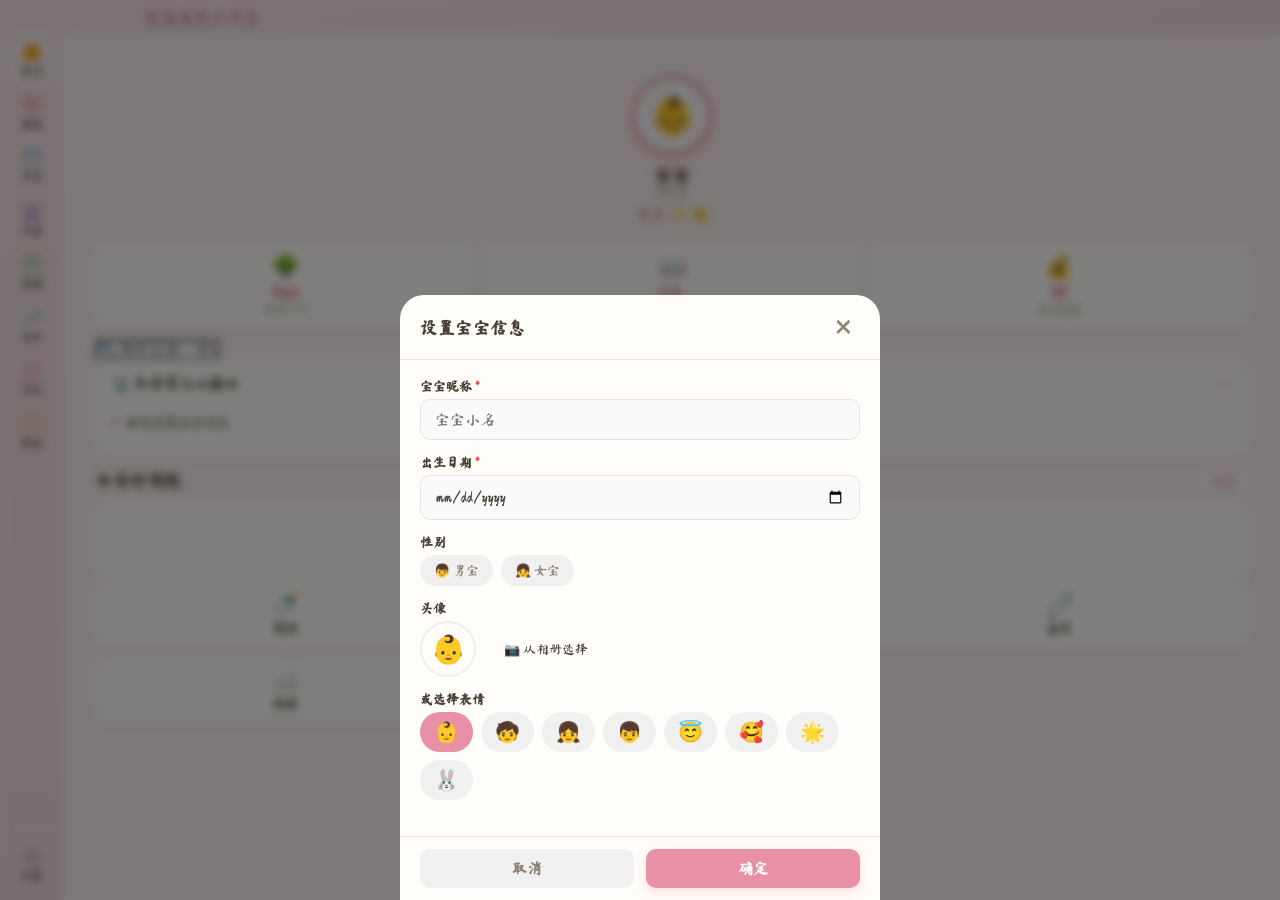
<file: baby-tracker/index.html>
<!DOCTYPE html>
<html lang="zh-CN">
<head>
    <meta charset="UTF-8">
    <meta name="viewport" content="width=device-width, initial-scale=1.0, maximum-scale=1.0, user-scalable=no, viewport-fit=cover">
    <meta name="theme-color" content="#FFB7C5">
    <meta name="apple-mobile-web-app-capable" content="yes">
    <meta name="apple-mobile-web-app-status-bar-style" content="default">
    <meta name="apple-mobile-web-app-title" content="宝宝成长">
    <meta name="description" content="记录宝宝成长的每一天">
    <link rel="manifest" href="manifest.json">
    <link rel="apple-touch-icon" href="assets/icon-192.png">
    <link rel="icon" type="image/png" href="assets/icon-192.png">
    <link rel="stylesheet" href="css/style.css">
    <title>宝宝成长记</title>
</head>
<body>
    <div id="app">
        <!-- 左侧边栏导航 - 极简图标风格 -->
        <nav class="sidebar-nav">
            <div class="sidebar-menu">
                <button class="nav-btn active" data-page="dashboard" title="首页" style="color:#F5A623">
                    <svg class="nav-svg" viewBox="0 0 24 24" fill="currentColor" stroke="none"><path d="M3 9l9-7 9 7v11a2 2 0 0 1-2 2H5a2 2 0 0 1-2-2z"/><polyline points="9 22 9 12 15 12 15 22"/></svg>
                    <span class="nav-label">首页</span>
                </button>
                <button class="nav-btn" data-page="health" title="健康" style="color:#E85D75">
                    <svg class="nav-svg" viewBox="0 0 24 24" fill="none" stroke="currentColor" stroke-width="1.5" stroke-linecap="round" stroke-linejoin="round"><path d="M20.84 4.61a5.5 5.5 0 0 0-7.78 0L12 5.67l-1.06-1.06a5.5 5.5 0 0 0-7.78 7.78l1.06 1.06L12 21.23l7.78-7.78 1.06-1.06a5.5 5.5 0 0 0 0-7.78z"/><polyline points="9 6 9 14 15 10" stroke-width="2"/></svg>
                    <span class="nav-label">健康</span>
                </button>
                <button class="nav-btn" data-page="daily" title="日常" style="color:#5B9BD5">
                    <svg class="nav-svg" viewBox="0 0 24 24" fill="none" stroke="currentColor" stroke-width="1.5" stroke-linecap="round" stroke-linejoin="round"><rect x="3" y="4" width="18" height="18" rx="2" ry="2"/><line x1="16" y1="2" x2="16" y2="6"/><line x1="8" y1="2" x2="8" y2="6"/><line x1="3" y1="10" x2="21" y2="10"/></svg>
                    <span class="nav-label">日常</span>
                </button>
                <button class="nav-btn" data-page="early" title="早教" style="color:#9B7EC4">
                    <svg class="nav-svg" viewBox="0 0 24 24" fill="none" stroke="currentColor" stroke-width="1.5" stroke-linecap="round" stroke-linejoin="round"><path d="M4 19.5A2.5 2.5 0 0 1 6.5 17H20"/><path d="M6.5 2H20v20H6.5A2.5 2.5 0 0 1 4 19.5v-15A2.5 2.5 0 0 1 6.5 2z"/><polygon points="12 6 13.5 10.5 18 10.5 14.5 13.5 15.5 18 12 15 8.5 18 9.5 13.5 6 10.5 10.5 10.5" fill="currentColor" stroke="none"/></svg>
                    <span class="nav-label">早教</span>
                </button>
                <button class="nav-btn" data-page="shopping" title="购物" style="color:#5CB85C">
                    <svg class="nav-svg" viewBox="0 0 24 24" fill="none" stroke="currentColor" stroke-width="1.5" stroke-linecap="round" stroke-linejoin="round"><path d="M6 2L3 6v14a2 2 0 0 0 2 2h14a2 2 0 0 0 2-2V6l-3-4z"/><line x1="3" y1="6" x2="21" y2="6"/><path d="M16 10a4 4 0 0 1-8 0"/></svg>
                    <span class="nav-label">购物</span>
                </button>
                <button class="nav-btn" data-page="growth" title="成长" style="color:#36B5B0">
                    <svg class="nav-svg" viewBox="0 0 24 24" fill="none" stroke="currentColor" stroke-width="1.5" stroke-linecap="round" stroke-linejoin="round"><polyline points="23 6 13.5 15.5 8.5 10.5 1 18"/><polyline points="17 6 23 6 23 12"/></svg>
                    <span class="nav-label">成长</span>
                </button>
                <button class="nav-btn" data-page="diary" title="日记" style="color:#E891A6">
                    <svg class="nav-svg" viewBox="0 0 24 24" fill="none" stroke="currentColor" stroke-width="1.5" stroke-linecap="round" stroke-linejoin="round"><path d="M14 2H6a2 2 0 0 0-2 2v16a2 2 0 0 0 2 2h12a2 2 0 0 0 2-2V8z"/><polyline points="14 2 14 8 20 8"/><line x1="16" y1="13" x2="8" y2="13"/><line x1="16" y1="17" x2="8" y2="17"/><polyline points="10 9 9 9 8 9"/></svg>
                    <span class="nav-label">日记</span>
                </button>
                <button class="nav-btn" data-page="dailyPush" title="推送" style="color:#F0AD4E">
                    <svg class="nav-svg" viewBox="0 0 24 24" fill="none" stroke="currentColor" stroke-width="1.5" stroke-linecap="round" stroke-linejoin="round"><circle cx="12" cy="12" r="10"/><line x1="12" y1="6" x2="12" y2="12"/><line x1="12" y1="16" x2="12.01" y2="16"/></svg>
                    <span class="nav-label">推送</span>
                </button>
            </div>
            <div class="sidebar-footer">
                <button class="nav-btn" id="sidebarSettings" title="设置">
                    <svg class="nav-svg" viewBox="0 0 24 24" fill="none" stroke="currentColor" stroke-width="1.5" stroke-linecap="round" stroke-linejoin="round"><circle cx="12" cy="12" r="3"/><path d="M19.4 15a1.65 1.65 0 0 0 .33 1.82l.06.06a2 2 0 0 1 0 2.83 2 2 0 0 1-2.83 0l-.06-.06a1.65 1.65 0 0 0-1.82-.33 1.65 1.65 0 0 0-1 1.51V21a2 2 0 0 1-2 2 2 2 0 0 1-2-2v-.09A1.65 1.65 0 0 0 9 19.4a1.65 1.65 0 0 0-1.82.33l-.06.06a2 2 0 0 1-2.83 0 2 2 0 0 1 0-2.83l.06-.06A1.65 1.65 0 0 0 4.68 15a1.65 1.65 0 0 0-1.51-1H3a2 2 0 0 1-2-2 2 2 0 0 1 2-2h.09A1.65 1.65 0 0 0 4.6 9a1.65 1.65 0 0 0-.33-1.82l-.06-.06a2 2 0 0 1 0-2.83 2 2 0 0 1 2.83 0l.06.06A1.65 1.65 0 0 0 9 4.68a1.65 1.65 0 0 0 1-1.51V3a2 2 0 0 1 2-2 2 2 0 0 1 2 2v.09a1.65 1.65 0 0 0 1 1.51 1.65 1.65 0 0 0 1.82-.33l.06-.06a2 2 0 0 1 2.83 0 2 2 0 0 1 0 2.83l-.06.06A1.65 1.65 0 0 0 19.4 9a1.65 1.65 0 0 0 1.51 1H21a2 2 0 0 1 2 2 2 2 0 0 1-2 2h-.09a1.65 1.65 0 0 0-1.51 1z"/></svg>
                    <span class="nav-label">设置</span>
                </button>
            </div>
        </nav>

        <!-- 主内容区 -->
        <div class="main-wrapper">
            <!-- 顶部状态栏 - 极简设计 -->
            <header class="app-header">
                <div class="header-content">
                    <div class="header-logo">安安成长工作台</div>
                </div>
            </header>

            <main class="app-main" id="mainContent">
            <!-- 首页仪表盘 -->
            <section class="page page-dashboard active" id="page-dashboard">
                <!-- 宝宝头像和信息 -->
                <div class="dash-avatar-section">
                    <div class="dash-avatar-ring">
                        <div class="dash-avatar" id="dashAvatar" title="点击更换头像">👶</div>
                    </div>
                    <div class="dash-baby-name" id="dashBabyName">宝宝</div>
                    <div class="dash-baby-age" id="dashBabyAge">0个月</div>
                    <div class="dash-greeting" id="greeting">早安 👋</div>
                </div>

                <!-- 本周数据卡片 -->
                <div class="dash-data-row" id="dashDataRow">
                    <div class="dash-data-card">
                        <div class="dash-data-icon">🌳</div>
                        <div class="dash-data-value" id="weekOutdoor">0h</div>
                        <div class="dash-data-label">本周户外</div>
                    </div>
                    <div class="dash-data-card">
                        <div class="dash-data-icon">📖</div>
                        <div class="dash-data-value" id="weekStory">0本</div>
                        <div class="dash-data-label">本周绘本</div>
                    </div>
                    <div class="dash-data-card">
                        <div class="dash-data-icon">💰</div>
                        <div class="dash-data-value" id="monthShopping">¥0</div>
                        <div class="dash-data-label">本月花费</div>
                    </div>
                </div>

                <!-- 全局搜索 -->
                <div class="dash-search-bar">
                    <input type="text" id="globalSearch" placeholder="🔍 搜索记录、日记、购物..." autocomplete="off">
                    <div class="search-results" id="searchResults" style="display:none"></div>
                </div>

                <!-- 每日推送精选 -->
                <div class="dash-push-card" id="dashPushCard">
                    <div class="dash-push-header">
                        <div class="dash-push-title">📡 今日育儿小贴士</div>
                        <span class="dash-push-age" id="dashPushAge"></span>
                    </div>
                    <div class="dash-push-list" id="dashPushList">
                        <div class="dash-push-item">
                            <span class="dash-push-dot"></span>
                            <div class="dash-push-text">加载中...</div>
                        </div>
                    </div>
                </div>

                <!-- 疫苗提醒 -->
                <div class="dash-vaccine-card" id="dashVaccineCard" style="display:none">
                    <div class="dash-push-header">
                        <div class="dash-push-title">💉 疫苗提醒</div>
                    </div>
                    <div class="dash-vaccine-list" id="dashVaccineList"></div>
                </div>

                <!-- 今日时间线 -->
                <div class="dash-timeline-header">
                    <div class="dash-timeline-title">今日时间线</div>
                    <button class="dash-timeline-clear" id="clearTodayTimeline">清空</button>
                </div>
                <div class="timeline" id="todayTimeline">
                    <div class="empty-state">还没有记录，点击下方按钮开始吧</div>
                </div>

                <!-- 底部快捷操作 -->
                <div class="dash-quick-actions">
                    <button class="dash-quick-btn" data-action="quick-feed">
                        <span class="dash-quick-icon">🍼</span>
                        <span>喂奶</span>
                    </button>
                    <button class="dash-quick-btn" data-action="quick-sleep">
                        <span class="dash-quick-icon">😴</span>
                        <span>睡眠</span>
                    </button>
                    <button class="dash-quick-btn" data-action="quick-diaper">
                        <span class="dash-quick-icon">🧷</span>
                        <span>尿布</span>
                    </button>
                    <button class="dash-quick-btn" data-action="quick-bath">
                        <span class="dash-quick-icon">🛁</span>
                        <span>洗澡</span>
                    </button>
                    <button class="dash-quick-btn" data-action="quick-diary">
                        <span class="dash-quick-icon">📝</span>
                        <span>日记</span>
                    </button>
                </div>
            </section>

            <!-- 健康档案页 -->
            <section class="page" id="page-health">
                <div class="section-title">健康档案</div>
                <div class="health-nav">
                    <button class="health-tab active" data-tab="medical">🏥 就医记录</button>
                    <button class="health-tab" data-tab="vaccine">💉 疫苗接种</button>
                    <button class="health-tab" data-tab="checkup">📋 儿保体检</button>
                    <button class="health-tab" data-tab="medication">💊 用药记录</button>
                </div>

                <!-- 就医记录 -->
                <div class="health-content active" id="tab-medical">
                    <button class="add-btn" data-add="medical">+ 添加就医记录</button>
                    <div class="record-list" id="medicalList"></div>
                </div>

                <!-- 疫苗接种 -->
                <div class="health-content" id="tab-vaccine">
                    <button class="add-btn" data-add="vaccine">+ 添加疫苗记录</button>
                    <div class="record-list" id="vaccineList"></div>
                </div>

                <!-- 儿保体检 -->
                <div class="health-content" id="tab-checkup">
                    <button class="add-btn" data-add="checkup">+ 添加体检记录</button>
                    <div class="record-list" id="checkupList"></div>
                </div>

                <!-- 用药记录 -->
                <div class="health-content" id="tab-medication">
                    <button class="add-btn" data-add="medication">+ 添加用药记录</button>
                    <div class="record-list" id="medicationList"></div>
                </div>
            </section>

            <!-- 日常记录页 -->
            <section class="page" id="page-daily">
                <div class="section-title">日常记录</div>
                <div class="daily-date-selector">
                    <button class="date-arrow" id="prevDay">‹</button>
                    <div class="date-display" id="dailyDate"></div>
                    <button class="date-arrow" id="nextDay">›</button>
                </div>

                <div class="daily-nav">
                    <button class="daily-tab active" data-dtab="feeding">🍼 喂养</button>
                    <button class="daily-tab" data-dtab="sleep">😴 睡眠</button>
                    <button class="daily-tab" data-dtab="diaper">🧷 尿布</button>
                    <button class="daily-tab" data-dtab="bath">🛁 洗澡</button>
                </div>

                <div class="daily-content active" id="dtab-feeding">
                    <button class="add-btn" data-dadd="feeding">+ 记录喂养</button>
                    <div class="record-list" id="feedingList"></div>
                </div>
                <div class="daily-content" id="dtab-sleep">
                    <button class="add-btn" data-dadd="sleep">+ 记录睡眠</button>
                    <div class="record-list" id="sleepList"></div>
                </div>
                <div class="daily-content" id="dtab-diaper">
                    <button class="add-btn" data-dadd="diaper">+ 记录尿布</button>
                    <div class="record-list" id="diaperList"></div>
                </div>
                <div class="daily-content" id="dtab-bath">
                    <button class="add-btn" data-dadd="bath">+ 记录洗澡</button>
                    <div class="record-list" id="bathList"></div>
                </div>
            </section>

            <!-- 成长发育页 -->
            <section class="page" id="page-growth">
                <div class="section-title">成长发育</div>

                <!-- 成长子标签 -->
                <div class="growth-nav">
                    <button class="growth-tab active" data-gtab="growth">📏 身高体重</button>
                    <button class="growth-tab" data-gtab="milestone">⭐ 里程碑</button>
                    <button class="growth-tab" data-gtab="motor">🏃 运动</button>
                    <button class="growth-tab" data-gtab="timeline">🕐 时间轴</button>
                </div>

                <!-- 身高体重 -->
                <div class="growth-section active" id="gtab-growth">
                    <button class="add-btn" data-add="growth">+ 记录身高体重</button>
                    <div class="growth-stats" id="growthStats"></div>
                    <div class="chart-container">
                        <canvas id="growthChart"></canvas>
                    </div>
                    <div class="record-list" id="growthList"></div>
                </div>

                <!-- 发育里程碑 -->
                <div class="growth-section" id="gtab-milestone">
                    <button class="add-btn" data-add="milestone">+ 记录里程碑</button>
                    <div class="milestone-list" id="milestoneList"></div>
                </div>

                <!-- 运动发展 -->
                <div class="growth-section" id="gtab-motor">
                    <button class="add-btn" data-add="motor">+ 记录运动发展</button>
                    <div class="record-list" id="motorList"></div>
                </div>

                <!-- 成长时间轴 -->
                <div class="growth-section" id="gtab-timeline">
                    <div class="timeline-list" id="growthTimelineList"></div>
                </div>
            </section>

            <!-- 日记相册页 -->
            <section class="page" id="page-diary">
                <div class="section-title">成长日记</div>
                <button class="add-btn" data-add="diary">+ 写新日记</button>
                <div class="diary-list" id="diaryList"></div>
            </section>

            <!-- 每日推送页面 -->
            <section class="page" id="page-dailyPush">
                <div class="section-title">每日推送</div>
                <div class="push-age-badge" id="pushAgeBadge">安安 · 5个月</div>
                <div class="push-nav">
                    <button class="push-tab active" data-ptab="feeding">🍽️ 饮食</button>
                    <button class="push-tab" data-ptab="education">🧩 早教</button>
                    <button class="push-tab" data-ptab="development">📈 发育</button>
                    <button class="push-tab" data-ptab="sleep">💤 睡眠</button>
                    <button class="push-tab" data-ptab="health">🩺 健康</button>
                    <button class="push-tab" data-ptab="care">👶 护理</button>
                </div>
                <div class="push-content active" id="ptab-feeding"></div>
                <div class="push-content" id="ptab-education"></div>
                <div class="push-content" id="ptab-development"></div>
                <div class="push-content" id="ptab-sleep"></div>
                <div class="push-content" id="ptab-health"></div>
                <div class="push-content" id="ptab-care"></div>
            </section>

            <!-- 早教页面 -->
            <section class="page" id="page-early">
                <div class="section-title">早教启蒙</div>
                <div class="early-layout">
                    <div class="early-sidebar">
                        <button class="early-nav-btn active" data-etab="outdoor" title="户外">
                            <span class="early-nav-icon">🌳</span>
                            <span class="early-nav-label">户外</span>
                        </button>
                        <button class="early-nav-btn" data-etab="exercise" title="运动">
                            <span class="early-nav-icon">🤸</span>
                            <span class="early-nav-label">运动</span>
                        </button>
                        <button class="early-nav-btn" data-etab="story" title="绘本">
                            <span class="early-nav-icon">📖</span>
                            <span class="early-nav-label">绘本</span>
                        </button>
                        <button class="early-nav-btn" data-etab="music" title="音乐">
                            <span class="early-nav-icon">🎵</span>
                            <span class="early-nav-label">音乐</span>
                        </button>
                        <button class="early-nav-btn" data-etab="customEarly" id="earlyCustomTabBtn" title="自定义">
                            <span class="early-nav-icon">➕</span>
                            <span class="early-nav-label">自定义</span>
                        </button>
                    </div>
                    <div class="early-main">
                        <div class="early-content active" id="etab-outdoor">
                            <button class="add-btn" data-eadd="outdoor">+ 记录户外</button>
                            <div class="record-list" id="earlyOutdoorList"></div>
                        </div>
                        <div class="early-content" id="etab-exercise">
                            <button class="add-btn" data-eadd="exercise">+ 记录运动</button>
                            <div class="record-list" id="earlyExerciseList"></div>
                        </div>
                        <div class="early-content" id="etab-story">
                            <button class="add-btn" data-eadd="story">+ 记录绘本</button>
                            <div class="record-list" id="earlyStoryList"></div>
                        </div>
                        <div class="early-content" id="etab-music">
                            <button class="add-btn" data-eadd="music">+ 记录音乐</button>
                            <div class="record-list" id="musicList"></div>
                        </div>
                        <div class="early-content" id="etab-customEarly">
                            <button class="add-btn" data-eadd="customEarly">+ 添加自定义记录</button>
                            <div class="record-list" id="customEarlyList"></div>
                        </div>
                    </div>
                </div>
            </section>

            <!-- 购物页面 -->
            <section class="page" id="page-shopping">
                <div class="section-title">购物清单</div>
                <button class="add-btn" data-add="shopping">+ 添加购物记录</button>
                <div class="shopping-summary" id="shoppingSummary"></div>
                <div class="record-list" id="shoppingList"></div>
            </section>
        </main>
        </div>
    </div>

    <!-- 模态框 -->
    <div class="modal-overlay" id="modalOverlay">
        <div class="modal" id="modal">
            <div class="modal-header">
                <div class="modal-title" id="modalTitle">标题</div>
                <button class="modal-close" id="modalClose">✕</button>
            </div>
            <div class="modal-body" id="modalBody"></div>
            <div class="modal-footer">
                <button class="btn-cancel" id="modalCancel">取消</button>
                <button class="btn-confirm" id="modalConfirm">确定</button>
            </div>
        </div>
    </div>

    <!-- Toast提示 -->
    <div class="toast" id="toast"></div>

    <script src="js/storage.js"></script>
    <script src="js/app.js"></script>
    <input type="file" id="avatarFileInput" accept="image/*" style="display:none">
</body>
</html>
</file>
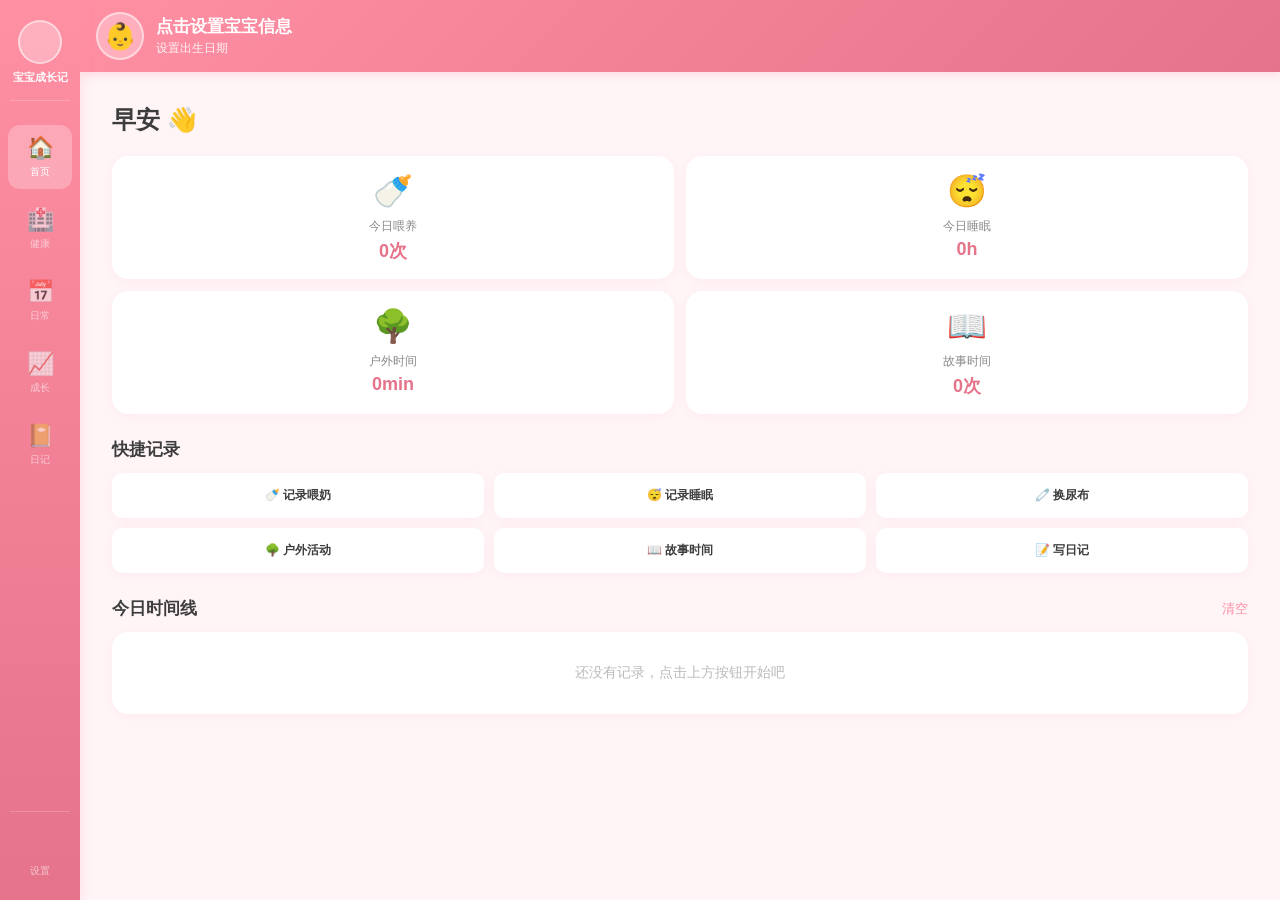
<file: baby-new.htm>
<!DOCTYPE html>
<html lang="zh-CN">
<head>
    <meta charset="UTF-8">
    <meta name="viewport" content="width=device-width, initial-scale=1.0, maximum-scale=1.0, user-scalable=no, viewport-fit=cover">
    <meta name="theme-color" content="#FF8FA3">
    <meta name="apple-mobile-web-app-capable" content="yes">
    <meta name="apple-mobile-web-app-status-bar-style" content="default">
    <meta name="apple-mobile-web-app-title" content="宝宝成长">
    <meta name="description" content="记录宝宝成长的每一天">
    <link rel="manifest" href="[data-uri]">
    <link rel="apple-touch-icon" href="[data-uri]">
    <link rel="icon" type="image/png" href="[data-uri]">
    <style>/* ===== 基础重置 ===== */
* {
    margin: 0;
    padding: 0;
    box-sizing: border-box;
    -webkit-tap-highlight-color: transparent;
}

:root {
    --primary: #FF8FA3;
    --primary-light: #FFD0DC;
    --primary-dark: #E5738A;
    --secondary: #B5EAD7;
    --accent: #FFB7B2;
    --bg: #FFF5F7;
    --card-bg: #FFFFFF;
    --text: #3D3D3D;
    --text-light: #888888;
    --text-lighter: #BBBBBB;
    --border: #FFE4EC;
    --shadow: 0 2px 12px rgba(255, 143, 163, 0.1);
    --shadow-hover: 0 4px 20px rgba(255, 143, 163, 0.2);
    --radius: 16px;
    --radius-sm: 10px;
    --header-h: 80px;
    --nav-h: 64px;
    --safe-top: env(safe-area-inset-top, 0px);
    --safe-bottom: env(safe-area-inset-bottom, 0px);
}

html, body {
    height: 100%;
    overflow: hidden;
    font-family: -apple-system, BlinkMacSystemFont, 'Segoe UI', 'PingFang SC', 'Helvetica Neue', sans-serif;
    font-size: 15px;
    color: var(--text);
    background: var(--bg);
    -webkit-font-smoothing: antialiased;
    overscroll-behavior: none;
}

button {
    border: none;
    background: none;
    cursor: pointer;
    font-family: inherit;
    font-size: inherit;
    color: inherit;
}

input, textarea, select {
    font-family: inherit;
    font-size: inherit;
    -webkit-appearance: none;
    border-radius: 0;
}

#app {
    display: flex;
    flex-direction: column;
    height: 100vh;
    height: 100dvh;
    max-width: 480px;
    margin: 0 auto;
    position: relative;
}

/* ===== 顶部状态栏 ===== */
.app-header {
    flex-shrink: 0;
    background: linear-gradient(135deg, var(--primary) 0%, var(--primary-dark) 100%);
    padding: var(--safe-top) 16px 12px;
    padding-top: calc(var(--safe-top) + 12px);
    box-shadow: 0 2px 10px rgba(255, 143, 163, 0.3);
    z-index: 10;
}

.header-content {
    display: flex;
    align-items: center;
    justify-content: space-between;
}

.baby-info {
    display: flex;
    align-items: center;
    gap: 12px;
    flex: 1;
}

.baby-avatar {
    width: 48px;
    height: 48px;
    border-radius: 50%;
    background: rgba(255,255,255,0.3);
    display: flex;
    align-items: center;
    justify-content: center;
    font-size: 26px;
    border: 2px solid rgba(255,255,255,0.5);
    cursor: pointer;
    overflow: hidden;
    transition: transform 0.15s;
    background-size: cover;
    background-position: center;
}
.baby-avatar:active {
    transform: scale(0.93);
}

.baby-details {
    color: #fff;
}

.baby-name {
    font-size: 17px;
    font-weight: 600;
    margin-bottom: 2px;
}

.baby-age {
    font-size: 12px;
    opacity: 0.9;
}

.header-settings {
    color: #fff;
    font-size: 24px;
    width: 40px;
    height: 40px;
    display: flex;
    align-items: center;
    justify-content: center;
    border-radius: 50%;
    transition: background 0.2s;
}

.header-settings:active {
    background: rgba(255,255,255,0.2);
}

/* ===== 主内容区 ===== */
.app-main {
    flex: 1;
    overflow-y: auto;
    overflow-x: hidden;
    -webkit-overflow-scrolling: touch;
    padding: 16px;
    padding-bottom: 16px;
}

.page {
    display: none;
    padding: 16px;
    animation: fadeIn 0.3s ease;
}

.page.active {
    display: block;
}

@keyframes fadeIn {
    from { opacity: 0; transform: translateY(8px); }
    to { opacity: 1; transform: translateY(0); }
}

/* ===== 首页 ===== */
.dashboard-greeting {
    font-size: 24px;
    font-weight: 700;
    color: var(--text);
    margin-bottom: 4px;
}

.dashboard-date {
    font-size: 13px;
    color: var(--text-light);
    margin-bottom: 20px;
}

.overview-cards {
    display: grid;
    grid-template-columns: 1fr 1fr;
    gap: 12px;
    margin-bottom: 24px;
}

.overview-card {
    background: var(--card-bg);
    border-radius: var(--radius);
    padding: 16px;
    box-shadow: var(--shadow);
    display: flex;
    flex-direction: column;
    align-items: center;
    gap: 4px;
    transition: transform 0.15s, box-shadow 0.15s;
    cursor: pointer;
}

.overview-card:active {
    transform: scale(0.96);
    box-shadow: var(--shadow-hover);
}

.overview-icon {
    font-size: 32px;
    margin-bottom: 4px;
}

.overview-label {
    font-size: 12px;
    color: var(--text-light);
}

.overview-value {
    font-size: 18px;
    font-weight: 700;
    color: var(--primary-dark);
}

.section-title {
    font-size: 17px;
    font-weight: 700;
    color: var(--text);
    margin-bottom: 12px;
    margin-top: 8px;
    display: flex;
    align-items: center;
    justify-content: space-between;
}

.section-action {
    font-size: 13px;
    font-weight: 400;
    color: var(--primary);
}

.quick-actions {
    display: grid;
    grid-template-columns: 1fr 1fr 1fr;
    gap: 10px;
    margin-bottom: 24px;
}

.quick-btn {
    background: var(--card-bg);
    border-radius: var(--radius-sm);
    padding: 14px 8px;
    font-size: 12px;
    font-weight: 600;
    color: var(--text);
    box-shadow: var(--shadow);
    transition: transform 0.15s, box-shadow 0.15s;
    text-align: center;
}

.quick-btn:active {
    transform: scale(0.95);
    box-shadow: var(--shadow-hover);
}

/* ===== 时间线 ===== */
.timeline {
    background: var(--card-bg);
    border-radius: var(--radius);
    padding: 12px 16px;
    box-shadow: var(--shadow);
    min-height: 80px;
}

.timeline-item {
    display: flex;
    align-items: flex-start;
    gap: 12px;
    padding: 10px 0;
    border-bottom: 1px solid var(--border);
    position: relative;
}

.timeline-item:last-child {
    border-bottom: none;
}

.timeline-time {
    font-size: 12px;
    color: var(--primary);
    font-weight: 600;
    white-space: nowrap;
    min-width: 44px;
}

.timeline-content {
    flex: 1;
    font-size: 14px;
    color: var(--text);
}

.timeline-content .timeline-icon {
    margin-right: 4px;
}

.empty-state {
    text-align: center;
    color: var(--text-lighter);
    font-size: 14px;
    padding: 20px 0;
}

/* ===== 健康档案 ===== */
.health-nav, .daily-nav {
    display: flex;
    gap: 8px;
    margin-bottom: 16px;
    overflow-x: auto;
    -webkit-overflow-scrolling: touch;
    scrollbar-width: none;
    padding-bottom: 4px;
}

.health-nav::-webkit-scrollbar, .daily-nav::-webkit-scrollbar {
    display: none;
}

.health-tab, .daily-tab {
    white-space: nowrap;
    padding: 8px 14px;
    border-radius: 20px;
    background: var(--card-bg);
    font-size: 13px;
    font-weight: 500;
    color: var(--text-light);
    box-shadow: var(--shadow);
    transition: all 0.2s;
}

.health-tab.active, .daily-tab.active {
    background: var(--primary);
    color: #fff;
}

.health-content, .daily-content {
    display: none;
}

.health-content.active, .daily-content.active {
    display: block;
}

/* ===== 日期选择器 ===== */
.daily-date-selector {
    display: flex;
    align-items: center;
    justify-content: center;
    gap: 16px;
    margin-bottom: 16px;
}

.date-arrow {
    width: 36px;
    height: 36px;
    border-radius: 50%;
    background: var(--card-bg);
    font-size: 22px;
    color: var(--primary);
    display: flex;
    align-items: center;
    justify-content: center;
    box-shadow: var(--shadow);
}

.date-arrow:active {
    background: var(--primary-light);
}

.date-display {
    font-size: 15px;
    font-weight: 600;
    color: var(--text);
}

/* ===== 记录列表 ===== */
.add-btn {
    width: 100%;
    background: var(--primary);
    color: #fff;
    padding: 12px;
    border-radius: var(--radius-sm);
    font-size: 15px;
    font-weight: 600;
    margin-bottom: 12px;
    box-shadow: 0 4px 12px rgba(255, 143, 163, 0.3);
    transition: transform 0.15s;
}

.add-btn:active {
    transform: scale(0.97);
}

.record-list {
    display: flex;
    flex-direction: column;
    gap: 10px;
}

.record-card {
    background: var(--card-bg);
    border-radius: var(--radius-sm);
    padding: 14px;
    box-shadow: var(--shadow);
    position: relative;
    overflow: hidden;
}

.record-card::before {
    content: '';
    position: absolute;
    left: 0;
    top: 0;
    bottom: 0;
    width: 4px;
    background: var(--primary);
}

.record-card[data-type="medical"]::before { background: #FF8FA3; }
.record-card[data-type="vaccine"]::before { background: #B5EAD7; }
.record-card[data-type="checkup"]::before { background: #C7CEEA; }
.record-card[data-type="medication"]::before { background: #FFB7B2; }

.record-card-header {
    display: flex;
    justify-content: space-between;
    align-items: flex-start;
    margin-bottom: 6px;
}

.record-title {
    font-size: 15px;
    font-weight: 600;
    color: var(--text);
}

.record-date {
    font-size: 12px;
    color: var(--text-light);
}

.record-detail {
    font-size: 13px;
    color: var(--text-light);
    line-height: 1.5;
}

.record-detail strong {
    color: var(--text);
    font-weight: 600;
}

.record-tags {
    display: flex;
    flex-wrap: wrap;
    gap: 6px;
    margin-top: 8px;
}

.record-tag {
    background: var(--primary-light);
    color: var(--primary-dark);
    padding: 2px 8px;
    border-radius: 10px;
    font-size: 11px;
    font-weight: 500;
}

.record-actions {
    position: absolute;
    top: 10px;
    right: 10px;
    display: flex;
    gap: 4px;
}

.record-edit {
    color: var(--text-lighter);
    font-size: 14px;
    width: 28px;
    height: 28px;
    display: flex;
    align-items: center;
    justify-content: center;
    border-radius: 50%;
    transition: all 0.2s;
    opacity: 0.5;
}

.record-edit:active {
    opacity: 1;
    color: #FF8FA3;
}

.record-delete {
    color: var(--text-lighter);
    font-size: 16px;
    width: 28px;
    height: 28px;
    display: flex;
    align-items: center;
    justify-content: center;
    border-radius: 50%;
    transition: all 0.2s;
    opacity: 0.5;
}

.record-delete:active {
    opacity: 1;
    color: #ff4444;
}

/* ===== 成长发育 ===== */
.growth-section {
    margin-bottom: 24px;
}

.growth-section-title {
    font-size: 16px;
    font-weight: 700;
    margin-bottom: 10px;
    color: var(--text);
}

.growth-stats {
    display: flex;
    gap: 10px;
    margin-bottom: 12px;
}

.growth-stat-card {
    flex: 1;
    background: var(--card-bg);
    border-radius: var(--radius-sm);
    padding: 12px;
    text-align: center;
    box-shadow: var(--shadow);
}

.growth-stat-label {
    font-size: 12px;
    color: var(--text-light);
    margin-bottom: 4px;
}

.growth-stat-value {
    font-size: 20px;
    font-weight: 700;
    color: var(--primary-dark);
}

.growth-stat-unit {
    font-size: 12px;
    color: var(--text-light);
}

.chart-container {
    background: var(--card-bg);
    border-radius: var(--radius-sm);
    padding: 12px;
    box-shadow: var(--shadow);
    margin-bottom: 12px;
    height: 180px;
}

.chart-container canvas {
    width: 100% !important;
    height: 100% !important;
}

/* 里程碑 */
.milestone-list {
    display: flex;
    flex-direction: column;
    gap: 10px;
}

.milestone-card {
    background: var(--card-bg);
    border-radius: var(--radius-sm);
    padding: 14px;
    box-shadow: var(--shadow);
    display: flex;
    align-items: flex-start;
    gap: 12px;
    position: relative;
}

.milestone-icon {
    width: 40px;
    height: 40px;
    border-radius: 50%;
    background: var(--secondary);
    display: flex;
    align-items: center;
    justify-content: center;
    font-size: 20px;
    flex-shrink: 0;
}

.milestone-info {
    flex: 1;
}

.milestone-title {
    font-size: 15px;
    font-weight: 600;
    margin-bottom: 4px;
}

.milestone-date {
    font-size: 12px;
    color: var(--text-light);
}

.milestone-note {
    font-size: 13px;
    color: var(--text-light);
    margin-top: 4px;
    line-height: 1.4;
}

/* ===== 日记 ===== */
.diary-list {
    display: flex;
    flex-direction: column;
    gap: 12px;
}

.diary-card {
    background: var(--card-bg);
    border-radius: var(--radius);
    padding: 16px;
    box-shadow: var(--shadow);
    position: relative;
}

.diary-header {
    display: flex;
    justify-content: space-between;
    align-items: center;
    margin-bottom: 10px;
}

.diary-date {
    font-size: 13px;
    color: var(--primary);
    font-weight: 600;
}

.diary-mood {
    font-size: 22px;
}

.diary-content {
    font-size: 14px;
    color: var(--text);
    line-height: 1.6;
    white-space: pre-wrap;
}

.diary-images {
    display: grid;
    grid-template-columns: 1fr 1fr 1fr;
    gap: 6px;
    margin-top: 10px;
}

.diary-image {
    width: 100%;
    aspect-ratio: 1;
    object-fit: cover;
    border-radius: 8px;
}

/* ===== 左侧边栏导航 ===== */
#app {
    flex-direction: row !important;
    max-width: none !important;
    height: 100vh;
    height: 100dvh;
}

.main-wrapper {
    flex: 1;
    display: flex;
    flex-direction: column;
    min-width: 0;
    overflow: hidden;
    margin-left: 80px;
}

.sidebar-nav {
    position: fixed;
    left: 0;
    top: 0;
    bottom: 0;
    width: 80px;
    background: linear-gradient(180deg, #FF8FA3 0%, #E5738A 100%);
    display: flex;
    flex-direction: column;
    align-items: center;
    padding: 20px 0 12px;
    z-index: 100;
    box-shadow: 2px 0 12px rgba(255, 143, 163, 0.2);
}

.sidebar-header {
    display: flex;
    flex-direction: column;
    align-items: center;
    margin-bottom: 24px;
    padding-bottom: 16px;
    border-bottom: 1px solid rgba(255,255,255,0.2);
    width: 60px;
}

.sidebar-avatar {
    width: 44px;
    height: 44px;
    border-radius: 50%;
    background: rgba(255,255,255,0.3);
    display: flex;
    align-items: center;
    justify-content: center;
    font-size: 24px;
    border: 2px solid rgba(255,255,255,0.5);
    margin-bottom: 6px;
    cursor: pointer;
    overflow: hidden;
    transition: transform 0.15s;
    background-size: cover;
    background-position: center;
}
.sidebar-avatar:active {
    transform: scale(0.93);
}

.sidebar-name {
    font-size: 11px;
    color: #fff;
    font-weight: 600;
    text-align: center;
    line-height: 1.3;
    word-break: break-all;
}

.sidebar-menu {
    flex: 1;
    display: flex;
    flex-direction: column;
    align-items: center;
    gap: 8px;
    width: 100%;
}

.sidebar-footer {
    padding-top: 12px;
    border-top: 1px solid rgba(255,255,255,0.2);
    width: 60px;
    display: flex;
    justify-content: center;
}

.nav-btn {
    display: flex;
    flex-direction: column;
    align-items: center;
    justify-content: center;
    gap: 4px;
    color: rgba(255,255,255,0.6);
    transition: all 0.2s;
    padding: 10px 4px;
    border-radius: 12px;
    width: 64px;
}

.nav-btn.active {
    color: #fff;
    background: rgba(255,255,255,0.25);
}

.nav-icon {
    font-size: 22px;
}

.nav-label {
    font-size: 10px;
    font-weight: 500;
}

/* ===== 模态框 ===== */
.modal-overlay {
    position: fixed;
    top: 0;
    left: 0;
    right: 0;
    bottom: 0;
    background: rgba(0,0,0,0.5);
    display: none;
    align-items: flex-end;
    justify-content: center;
    z-index: 100;
    backdrop-filter: blur(4px);
    -webkit-backdrop-filter: blur(4px);
}

.modal-overlay.active {
    display: flex;
    animation: fadeIn 0.2s ease;
}

.modal {
    background: var(--card-bg);
    width: 100%;
    max-width: 480px;
    max-height: 85vh;
    border-radius: 24px 24px 0 0;
    display: flex;
    flex-direction: column;
    animation: slideUp 0.3s cubic-bezier(0.4, 0, 0.2, 1);
    padding-bottom: var(--safe-bottom);
}

@keyframes slideUp {
    from { transform: translateY(100%); }
    to { transform: translateY(0); }
}

.modal-header {
    display: flex;
    justify-content: space-between;
    align-items: center;
    padding: 16px 20px;
    border-bottom: 1px solid var(--border);
}

.modal-title {
    font-size: 17px;
    font-weight: 700;
}

.modal-close {
    font-size: 20px;
    color: var(--text-light);
    width: 32px;
    height: 32px;
    display: flex;
    align-items: center;
    justify-content: center;
}

.modal-body {
    flex: 1;
    overflow-y: auto;
    padding: 20px;
}

.modal-footer {
    display: flex;
    gap: 12px;
    padding: 12px 20px;
    border-top: 1px solid var(--border);
}

.btn-cancel, .btn-confirm {
    flex: 1;
    padding: 12px;
    border-radius: var(--radius-sm);
    font-size: 15px;
    font-weight: 600;
}

.btn-cancel {
    background: #f0f0f0;
    color: var(--text-light);
}

.btn-confirm {
    background: var(--primary);
    color: #fff;
    box-shadow: 0 4px 12px rgba(255, 143, 163, 0.3);
}

.btn-confirm:active {
    transform: scale(0.97);
}

/* ===== 表单元素 ===== */
.form-group {
    margin-bottom: 16px;
}

.form-label {
    display: block;
    font-size: 13px;
    font-weight: 600;
    color: var(--text);
    margin-bottom: 6px;
}

.form-label .required {
    color: #ff4444;
}

.form-input, .form-textarea, .form-select {
    width: 100%;
    padding: 12px 14px;
    border: 1.5px solid var(--border);
    border-radius: var(--radius-sm);
    font-size: 15px;
    color: var(--text);
    background: #FAFAFA;
    transition: border-color 0.2s, background 0.2s;
}

.form-input:focus, .form-textarea:focus, .form-select:focus {
    outline: none;
    border-color: var(--primary);
    background: #fff;
}

.form-textarea {
    resize: none;
    min-height: 80px;
    line-height: 1.5;
}

.form-row {
    display: flex;
    gap: 12px;
}

.form-row .form-group {
    flex: 1;
}

.form-chips {
    display: flex;
    flex-wrap: wrap;
    gap: 8px;
}

.form-chip {
    padding: 8px 14px;
    border-radius: 20px;
    background: #f0f0f0;
    font-size: 13px;
    color: var(--text-light);
    transition: all 0.2s;
}

.form-chip.active {
    background: var(--primary);
    color: #fff;
}

.form-counter {
    display: flex;
    align-items: center;
    gap: 12px;
    justify-content: center;
}

.counter-btn {
    width: 36px;
    height: 36px;
    border-radius: 50%;
    background: var(--primary-light);
    color: var(--primary-dark);
    font-size: 20px;
    font-weight: 700;
    display: flex;
    align-items: center;
    justify-content: center;
}

.counter-value {
    font-size: 20px;
    font-weight: 700;
    min-width: 50px;
    text-align: center;
}

.image-upload {
    display: flex;
    flex-wrap: wrap;
    gap: 8px;
}

.image-upload-btn {
    width: 70px;
    height: 70px;
    border: 2px dashed var(--border);
    border-radius: var(--radius-sm);
    display: flex;
    align-items: center;
    justify-content: center;
    font-size: 28px;
    color: var(--text-lighter);
    background: #FAFAFA;
}

.image-upload-btn:active {
    border-color: var(--primary);
}

.image-preview {
    width: 70px;
    height: 70px;
    border-radius: var(--radius-sm);
    object-fit: cover;
    position: relative;
}

/* ===== Toast ===== */
.toast {
    position: fixed;
    top: 50%;
    left: 50%;
    transform: translate(-50%, -50%) scale(0.8);
    background: rgba(0,0,0,0.75);
    color: #fff;
    padding: 12px 24px;
    border-radius: 12px;
    font-size: 14px;
    z-index: 200;
    opacity: 0;
    pointer-events: none;
    transition: all 0.3s cubic-bezier(0.4, 0, 0.2, 1);
    white-space: nowrap;
}

.toast.show {
    opacity: 1;
    transform: translate(-50%, -50%) scale(1);
}

/* ===== 设置面板特殊样式 ===== */
.settings-section {
    margin-bottom: 20px;
}

.settings-section-title {
    font-size: 13px;
    font-weight: 600;
    color: var(--text-light);
    margin-bottom: 8px;
    text-transform: uppercase;
    letter-spacing: 0.5px;
}

.settings-item {
    display: flex;
    justify-content: space-between;
    align-items: center;
    padding: 14px 0;
    border-bottom: 1px solid var(--border);
}

.settings-item:last-child {
    border-bottom: none;
}

.settings-label {
    font-size: 15px;
    color: var(--text);
}

.settings-value {
    font-size: 14px;
    color: var(--text-light);
}

.danger-btn {
    width: 100%;
    padding: 12px;
    border-radius: var(--radius-sm);
    background: #fff0f0;
    color: #ff4444;
    font-size: 15px;
    font-weight: 600;
    margin-top: 20px;
}

/* ===== 安装提示 ===== */
.install-banner {
    position: fixed;
    bottom: 16px;
    left: 96px;
    right: 16px;
    max-width: 448px;
    margin: 0 auto;
    background: var(--card-bg);
    border-radius: var(--radius);
    padding: 14px 16px;
    box-shadow: 0 4px 20px rgba(0,0,0,0.15);
    display: none;
    align-items: center;
    gap: 12px;
    z-index: 50;
    animation: slideUp 0.3s ease;
}

.install-banner.show {
    display: flex;
}

.install-icon {
    font-size: 28px;
}

.install-text {
    flex: 1;
}

.install-title {
    font-size: 14px;
    font-weight: 600;
    color: var(--text);
}

.install-desc {
    font-size: 12px;
    color: var(--text-light);
    margin-top: 2px;
}

.install-action {
    background: var(--primary);
    color: #fff;
    padding: 8px 16px;
    border-radius: 20px;
    font-size: 13px;
    font-weight: 600;
}

.install-dismiss {
    color: var(--text-lighter);
    font-size: 18px;
    width: 28px;
    height: 28px;
    display: flex;
    align-items: center;
    justify-content: center;
}
</style>
    <title>宝宝成长记</title>
</head>
<body>
    <div id="app">
        <!-- 左侧边栏导航 -->
        <nav class="sidebar-nav">
            <div class="sidebar-header">
                <div class="sidebar-avatar" id="sidebarAvatar" title="点击更换头像"></div>
                <div class="sidebar-name" id="sidebarName">宝宝成长记</div>
            </div>
            <div class="sidebar-menu">
                <button class="nav-btn active" data-page="dashboard">
                    <span class="nav-icon">🏠</span>
                    <span class="nav-label">首页</span>
                </button>
                <button class="nav-btn" data-page="health">
                    <span class="nav-icon">🏥</span>
                    <span class="nav-label">健康</span>
                </button>
                <button class="nav-btn" data-page="daily">
                    <span class="nav-icon">📅</span>
                    <span class="nav-label">日常</span>
                </button>
                <button class="nav-btn" data-page="growth">
                    <span class="nav-icon">📈</span>
                    <span class="nav-label">成长</span>
                </button>
                <button class="nav-btn" data-page="diary">
                    <span class="nav-icon">📔</span>
                    <span class="nav-label">日记</span>
                </button>
            </div>
            <div class="sidebar-footer">
                <button class="nav-btn" id="sidebarSettings">
                    <span class="nav-icon">️</span>
                    <span class="nav-label">设置</span>
                </button>
            </div>
        </nav>

        <!-- 主内容区 -->
        <div class="main-wrapper">
            <!-- 顶部状态栏 -->
            <header class="app-header">
                <div class="header-content">
                    <div class="baby-info" id="babyInfo">
                        <div class="baby-avatar" id="babyAvatar" title="点击更换头像">👶</div>
                        <div class="baby-details">
                            <div class="baby-name" id="babyName">点击设置宝宝信息</div>
                            <div class="baby-age" id="babyAge">设置出生日期</div>
                        </div>
                    </div>
                </div>
            </header>

            <main class="app-main" id="mainContent">
            <!-- 首页仪表盘 -->
            <section class="page page-dashboard active" id="page-dashboard">
                <div class="dashboard-greeting" id="greeting">早安 👋</div>
                <div class="dashboard-date" id="todayDate"></div>

                <!-- 今日概览卡片 -->
                <div class="overview-cards">
                    <div class="overview-card" data-nav="feeding">
                        <div class="overview-icon">🍼</div>
                        <div class="overview-label">今日喂养</div>
                        <div class="overview-value" id="todayFeeding">0次</div>
                    </div>
                    <div class="overview-card" data-nav="sleep">
                        <div class="overview-icon">😴</div>
                        <div class="overview-label">今日睡眠</div>
                        <div class="overview-value" id="todaySleep">0h</div>
                    </div>
                    <div class="overview-card" data-nav="outdoor">
                        <div class="overview-icon">🌳</div>
                        <div class="overview-label">户外时间</div>
                        <div class="overview-value" id="todayOutdoor">0min</div>
                    </div>
                    <div class="overview-card" data-nav="story">
                        <div class="overview-icon">📖</div>
                        <div class="overview-label">故事时间</div>
                        <div class="overview-value" id="todayStory">0次</div>
                    </div>
                </div>

                <!-- 快捷操作 -->
                <div class="section-title">快捷记录</div>
                <div class="quick-actions">
                    <button class="quick-btn" data-action="quick-feed">🍼 记录喂奶</button>
                    <button class="quick-btn" data-action="quick-sleep">😴 记录睡眠</button>
                    <button class="quick-btn" data-action="quick-diaper">🧷 换尿布</button>
                    <button class="quick-btn" data-action="quick-outdoor">🌳 户外活动</button>
                    <button class="quick-btn" data-action="quick-story">📖 故事时间</button>
                    <button class="quick-btn" data-action="quick-diary">📝 写日记</button>
                </div>

                <!-- 今日时间线 -->
                <div class="section-title">
                    今日时间线
                    <span class="section-action" id="clearTodayTimeline">清空</span>
                </div>
                <div class="timeline" id="todayTimeline">
                    <div class="empty-state">还没有记录，点击上方按钮开始吧</div>
                </div>
            </section>

            <!-- 健康档案页 -->
            <section class="page" id="page-health">
                <div class="section-title">健康档案</div>
                <div class="health-nav">
                    <button class="health-tab active" data-tab="medical">🏥 就医记录</button>
                    <button class="health-tab" data-tab="vaccine">💉 疫苗接种</button>
                    <button class="health-tab" data-tab="checkup">📋 儿保体检</button>
                    <button class="health-tab" data-tab="medication">💊 用药记录</button>
                </div>

                <!-- 就医记录 -->
                <div class="health-content active" id="tab-medical">
                    <button class="add-btn" data-add="medical">+ 添加就医记录</button>
                    <div class="record-list" id="medicalList"></div>
                </div>

                <!-- 疫苗接种 -->
                <div class="health-content" id="tab-vaccine">
                    <button class="add-btn" data-add="vaccine">+ 添加疫苗记录</button>
                    <div class="record-list" id="vaccineList"></div>
                </div>

                <!-- 儿保体检 -->
                <div class="health-content" id="tab-checkup">
                    <button class="add-btn" data-add="checkup">+ 添加体检记录</button>
                    <div class="record-list" id="checkupList"></div>
                </div>

                <!-- 用药记录 -->
                <div class="health-content" id="tab-medication">
                    <button class="add-btn" data-add="medication">+ 添加用药记录</button>
                    <div class="record-list" id="medicationList"></div>
                </div>
            </section>

            <!-- 日常记录页 -->
            <section class="page" id="page-daily">
                <div class="section-title">日常记录</div>
                <div class="daily-date-selector">
                    <button class="date-arrow" id="prevDay">‹</button>
                    <div class="date-display" id="dailyDate"></div>
                    <button class="date-arrow" id="nextDay">›</button>
                </div>

                <div class="daily-nav">
                    <button class="daily-tab active" data-dtab="feeding">🍼 喂养</button>
                    <button class="daily-tab" data-dtab="sleep">😴 睡眠</button>
                    <button class="daily-tab" data-dtab="outdoor">🌳 户外</button>
                    <button class="daily-tab" data-dtab="story">📖 故事</button>
                    <button class="daily-tab" data-dtab="diaper">🧷 尿布</button>
                    <button class="daily-tab" data-dtab="bath">🛁 洗澡</button>
                </div>

                <div class="daily-content active" id="dtab-feeding">
                    <button class="add-btn" data-dadd="feeding">+ 记录喂养</button>
                    <div class="record-list" id="feedingList"></div>
                </div>
                <div class="daily-content" id="dtab-sleep">
                    <button class="add-btn" data-dadd="sleep">+ 记录睡眠</button>
                    <div class="record-list" id="sleepList"></div>
                </div>
                <div class="daily-content" id="dtab-outdoor">
                    <button class="add-btn" data-dadd="outdoor">+ 记录户外</button>
                    <div class="record-list" id="outdoorList"></div>
                </div>
                <div class="daily-content" id="dtab-story">
                    <button class="add-btn" data-dadd="story">+ 记录故事</button>
                    <div class="record-list" id="storyList"></div>
                </div>
                <div class="daily-content" id="dtab-diaper">
                    <button class="add-btn" data-dadd="diaper">+ 记录尿布</button>
                    <div class="record-list" id="diaperList"></div>
                </div>
                <div class="daily-content" id="dtab-bath">
                    <button class="add-btn" data-dadd="bath">+ 记录洗澡</button>
                    <div class="record-list" id="bathList"></div>
                </div>
            </section>

            <!-- 成长发育页 -->
            <section class="page" id="page-growth">
                <div class="section-title">成长发育</div>

                <!-- 身高体重 -->
                <div class="growth-section">
                    <div class="growth-section-title">📏 身高体重</div>
                    <button class="add-btn" data-add="growth">+ 记录身高体重</button>
                    <div class="growth-stats" id="growthStats"></div>
                    <div class="chart-container">
                        <canvas id="growthChart"></canvas>
                    </div>
                    <div class="record-list" id="growthList"></div>
                </div>

                <!-- 发育里程碑 -->
                <div class="growth-section">
                    <div class="growth-section-title">⭐ 发育里程碑</div>
                    <button class="add-btn" data-add="milestone">+ 记录里程碑</button>
                    <div class="milestone-list" id="milestoneList"></div>
                </div>

                <!-- 运动发展 -->
                <div class="growth-section">
                    <div class="growth-section-title">🏃 运动发展</div>
                    <button class="add-btn" data-add="motor">+ 记录运动发展</button>
                    <div class="record-list" id="motorList"></div>
                </div>
            </section>

            <!-- 日记相册页 -->
            <section class="page" id="page-diary">
                <div class="section-title">成长日记</div>
                <button class="add-btn" data-add="diary">+ 写新日记</button>
                <div class="diary-list" id="diaryList"></div>
            </section>
        </main>
        </div>
    </div>

    <!-- 模态框 -->
    <div class="modal-overlay" id="modalOverlay">
        <div class="modal" id="modal">
            <div class="modal-header">
                <div class="modal-title" id="modalTitle">标题</div>
                <button class="modal-close" id="modalClose">✕</button>
            </div>
            <div class="modal-body" id="modalBody"></div>
            <div class="modal-footer">
                <button class="btn-cancel" id="modalCancel">取消</button>
                <button class="btn-confirm" id="modalConfirm">确定</button>
            </div>
        </div>
    </div>

    <!-- Toast提示 -->
    <div class="toast" id="toast"></div>

    <script>/**
 * 存储模块 - 使用 localStorage 持久化数据
 */

const Storage = {
    DB_KEY: 'baby_tracker_db',

    // 默认数据结构
    getDefaultDB() {
        return {
            baby: {
                name: '',
                gender: '',
                birthDate: '',
                avatar: '👶'
            },
            medical: [],      // 就医记录
            vaccine: [],      // 疫苗接种
            checkup: [],      // 儿保体检
            medication: [],   // 用药记录
            feeding: [],      // 喂养记录
            sleep: [],        // 睡眠记录
            outdoor: [],      // 户外活动
            story: [],        // 故事时间
            diaper: [],       // 尿布记录
            bath: [],         // 洗澡记录
            growth: [],       // 身高体重
            milestone: [],    // 发育里程碑
            motor: [],        // 运动发展
            diary: [],        // 成长日记
            timeline: {},     // 按日期组织的每日时间线 { '2024-01-01': [...] }
            settings: {
                storyTime: '20:00',    // 默认故事时间
                outdoorGoal: 120,       // 户外目标分钟
                sleepGoal: 14,          // 睡眠目标小时
            }
        };
    },

    // 读取数据库
    load() {
        try {
            const data = localStorage.getItem(this.DB_KEY);
            if (!data) {
                const defaultDB = this.getDefaultDB();
                this.save(defaultDB);
                return defaultDB;
            }
            const db = JSON.parse(data);
            // 合并默认值，防止旧数据缺少新字段
            const defaults = this.getDefaultDB();
            return { ...defaults, ...db, baby: { ...defaults.baby, ...db.baby }, settings: { ...defaults.settings, ...db.settings } };
        } catch (e) {
            console.error('数据加载失败', e);
            return this.getDefaultDB();
        }
    },

    // 保存数据库
    save(db) {
        try {
            localStorage.setItem(this.DB_KEY, JSON.stringify(db));
        } catch (e) {
            console.error('数据保存失败', e);
            alert('存储空间不足，请清理旧数据');
        }
    },

    // 添加记录
    add(type, data) {
        const db = this.load();
        const record = {
            id: Date.now() + '-' + Math.random().toString(36).substr(2, 6),
            createdAt: new Date().toISOString(),
            ...data
        };
        if (!db[type]) db[type] = [];
        db[type].unshift(record);
        this.save(db);
        return record;
    },

    // 删除记录
    delete(type, id) {
        const db = this.load();
        if (!db[type]) return;
        db[type] = db[type].filter(r => r.id !== id);
        this.save(db);
    },

    // 更新记录
    update(type, id, data) {
        const db = this.load();
        if (!db[type]) return;
        const idx = db[type].findIndex(r => r.id === id);
        if (idx >= 0) {
            db[type][idx] = { ...db[type][idx], ...data };
            this.save(db);
        }
    },

    // 获取某类型所有记录
    getAll(type) {
        const db = this.load();
        return db[type] || [];
    },

    // 按日期获取记录
    getByDate(type, dateStr) {
        const db = this.load();
        return (db[type] || []).filter(r => r.date === dateStr);
    },

    // 获取今天的记录
    getToday(type) {
        return this.getByDate(type, Utils.todayStr());
    },

    // 更新宝宝信息
    updateBaby(baby) {
        const db = this.load();
        db.baby = { ...db.baby, ...baby };
        this.save(db);
    },

    // 更新设置
    updateSettings(settings) {
        const db = this.load();
        db.settings = { ...db.settings, ...settings };
        this.save(db);
    },

    // 导出数据
    export() {
        return JSON.stringify(this.load(), null, 2);
    },

    // 导入数据
    import(jsonStr) {
        const data = JSON.parse(jsonStr);
        this.save(data);
    },

    // 清空所有数据
    clear() {
        localStorage.removeItem(this.DB_KEY);
    }
};

// 工具函数
const Utils = {
    // 今天的日期字符串
    todayStr() {
        return this.dateStr(new Date());
    },

    // 日期对象转字符串
    dateStr(date) {
        const y = date.getFullYear();
        const m = String(date.getMonth() + 1).padStart(2, '0');
        const d = String(date.getDate()).padStart(2, '0');
        return `${y}-${m}-${d}`;
    },

    // 格式化日期显示
    formatDate(dateStr, withWeek = true) {
        if (!dateStr) return '';
        const date = new Date(dateStr);
        const month = date.getMonth() + 1;
        const day = date.getDate();
        let result = `${month}月${day}日`;
        if (withWeek) {
            const weeks = ['日', '一', '二', '三', '四', '五', '六'];
            result += ` 周${weeks[date.getDay()]}`;
        }
        return result;
    },

    // 格式化完整日期
    formatDateFull(dateStr) {
        if (!dateStr) return '';
        const date = new Date(dateStr);
        return `${date.getFullYear()}年${date.getMonth() + 1}月${date.getDate()}日`;
    },

    // 格式化时间
    formatTime(timeStr) {
        if (!timeStr) return '';
        return timeStr.substring(0, 5);
    },

    // 计算宝宝年龄
    calcAge(birthDate) {
        if (!birthDate) return '';
        const birth = new Date(birthDate);
        const now = new Date();
        const diffMs = now - birth;
        if (diffMs < 0) return '未出生';

        const days = Math.floor(diffMs / (1000 * 60 * 60 * 24));
        const months = Math.floor(days / 30.44);
        const years = Math.floor(months / 12);

        if (years > 0) {
            const remainMonths = months % 12;
            return remainMonths > 0 ? `${years}岁${remainMonths}个月` : `${years}岁`;
        } else if (months > 0) {
            const remainDays = days - Math.floor(months * 30.44);
            return remainDays > 0 ? `${months}个月${remainDays}天` : `${months}个月`;
        } else {
            return `${days}天`;
        }
    },

    // 计算宝宝在某个日期的年龄
    calcAgeAt(birthDate, targetDate) {
        if (!birthDate || !targetDate) return '';
        const birth = new Date(birthDate);
        const target = new Date(targetDate);
        const diffMs = target - birth;
        if (diffMs < 0) return '';

        const days = Math.floor(diffMs / (1000 * 60 * 60 * 24));
        const months = Math.floor(days / 30.44);
        const years = Math.floor(months / 12);

        if (years > 0) {
            const remainMonths = months % 12;
            return remainMonths > 0 ? `${years}岁${remainMonths}个月` : `${years}岁`;
        } else if (months > 0) {
            const remainDays = days - Math.floor(months * 30.44);
            return remainDays > 0 ? `${months}个月${remainDays}天` : `${months}个月`;
        } else {
            return `${days}天`;
        }
    },
    daysDiff(dateStr1, dateStr2) {
        const d1 = new Date(dateStr1);
        const d2 = new Date(dateStr2);
        return Math.floor((d2 - d1) / (1000 * 60 * 60 * 24));
    },

    // 获取问候语
    getGreeting() {
        const hour = new Date().getHours();
        if (hour < 6) return '夜安 🌙';
        if (hour < 11) return '早安 ☀️';
        if (hour < 14) return '中午好 🌤️';
        if (hour < 18) return '下午好 🌅';
        if (hour < 22) return '晚上好 🌙';
        return '夜深了 💤';
    },

    // 获取当前时间 HH:MM
    nowTime() {
        const now = new Date();
        return `${String(now.getHours()).padStart(2, '0')}:${String(now.getMinutes()).padStart(2, '0')}`;
    },

    // 日期加减
    addDays(dateStr, days) {
        const date = new Date(dateStr);
        date.setDate(date.getDate() + days);
        return this.dateStr(date);
    },

    // 判断是否今天
    isToday(dateStr) {
        return dateStr === this.todayStr();
    }
};

/**
 * 宝宝成长记 - 主应用逻辑
 */

const App = {
    currentDate: Utils.todayStr(),  // 日常记录当前查看日期
    modalCallback: null,             // 模态框确认回调
    deferredPrompt: null,            // PWA安装事件

    init() {
        this.bindEvents();
        this.checkBabyInfo();
        this.renderDashboard();
        this.renderAll();
        this.registerSW();
        this.showInstallPrompt();
    },

    // ===== 事件绑定 =====
    bindEvents() {
        // 侧边栏导航 - 只绑定菜单里的 nav-btn
        document.querySelectorAll('.sidebar-menu .nav-btn').forEach(btn => {
            btn.addEventListener('click', () => this.switchPage(btn.dataset.page));
        });

        // 侧边栏设置按钮
        const sidebarSettings = document.getElementById('sidebarSettings');
        if (sidebarSettings) {
            sidebarSettings.addEventListener('click', () => this.showSettings());
        }

        // 头像点击上传
        const fileInput = document.getElementById('avatarFileInput');
        const handleAvatarClick = () => {
            if (fileInput) fileInput.click();
        };
        document.getElementById('babyAvatar').addEventListener('click', handleAvatarClick);
        const sidebarAvatar = document.getElementById('sidebarAvatar');
        if (sidebarAvatar) sidebarAvatar.addEventListener('click', handleAvatarClick);

        // 文件选择处理
        if (fileInput) {
            fileInput.addEventListener('change', (e) => {
                const file = e.target.files[0];
                if (!file) return;
                if (file.size > 2 * 1024 * 1024) {
                    this.toast('图片不能超过2MB哦');
                    return;
                }
                const reader = new FileReader();
                reader.onload = (ev) => {
                    const db = Storage.load();
                    db.baby.avatar = ev.target.result;
                    Storage.save(db);
                    this.renderBabyInfo();
                    this.toast('头像更新成功');
                };
                reader.readAsDataURL(file);
            });
        }

        // 概览卡片跳转
        document.querySelectorAll('.overview-card').forEach(card => {
            card.addEventListener('click', () => {
                const nav = card.dataset.nav;
                this.switchPage('daily');
                // 切换到对应tab
                setTimeout(() => this.switchDailyTab(nav), 100);
            });
        });

        // 快捷操作
        document.querySelectorAll('.quick-btn').forEach(btn => {
            btn.addEventListener('click', () => this.handleQuickAction(btn.dataset.action));
        });

        // 清空今日时间线
        document.getElementById('clearTodayTimeline').addEventListener('click', () => this.clearTodayTimeline());

        // 宝宝信息
        document.getElementById('babyInfo').addEventListener('click', () => this.showBabyInfoForm());

        // 健康档案tab切换
        document.querySelectorAll('.health-tab').forEach(tab => {
            tab.addEventListener('click', () => this.switchHealthTab(tab.dataset.tab));
        });

        // 日常记录tab切换
        document.querySelectorAll('.daily-tab').forEach(tab => {
            tab.addEventListener('click', () => this.switchDailyTab(tab.dataset.dtab));
        });

        // 日期切换
        document.getElementById('prevDay').addEventListener('click', () => this.changeDay(-1));
        document.getElementById('nextDay').addEventListener('click', () => this.changeDay(1));

        // 健康记录添加按钮
        document.querySelectorAll('[data-add]').forEach(btn => {
            btn.addEventListener('click', () => this.showAddForm(btn.dataset.add));
        });

        // 日常记录添加按钮
        document.querySelectorAll('[data-dadd]').forEach(btn => {
            btn.addEventListener('click', () => this.showDailyAddForm(btn.dataset.dadd));
        });

        // 模态框
        document.getElementById('modalClose').addEventListener('click', () => this.closeModal());
        document.getElementById('modalCancel').addEventListener('click', () => this.closeModal());
        document.getElementById('modalOverlay').addEventListener('click', (e) => {
            if (e.target.id === 'modalOverlay') this.closeModal();
        });
        document.getElementById('modalConfirm').addEventListener('click', () => this.confirmModal());

        // PWA安装
        window.addEventListener('beforeinstallprompt', (e) => {
            e.preventDefault();
            this.deferredPrompt = e;
            this.showInstallBanner();
        });
    },

    // ===== 页面切换 =====
    switchPage(pageName) {
        document.querySelectorAll('.page').forEach(p => p.classList.remove('active'));
        document.getElementById(`page-${pageName}`).classList.add('active');
        document.querySelectorAll('.sidebar-menu .nav-btn').forEach(b => b.classList.remove('active'));
        document.querySelector(`.sidebar-menu .nav-btn[data-page="${pageName}"]`).classList.add('active');
        document.querySelector('.app-main').scrollTop = 0;

        // 渲染对应页面
        if (pageName === 'dashboard') this.renderDashboard();
        if (pageName === 'health') this.renderHealth();
        if (pageName === 'daily') this.renderDaily();
        if (pageName === 'growth') this.renderGrowth();
        if (pageName === 'diary') this.renderDiary();
    },

    // ===== 检查宝宝信息 =====
    checkBabyInfo() {
        const db = Storage.load();
        if (!db.baby.name || !db.baby.birthDate) {
            this.showBabyInfoForm(true);
        }
    },

    // ===== 渲染所有页面 =====
    renderAll() {
        this.renderBabyInfo();
    },

    // ===== 渲染宝宝信息 =====
    renderBabyInfo() {
        const db = Storage.load();
        const avatar = db.baby.avatar || '👶';
        const isPhoto = avatar.startsWith('data:image/');

        // 顶部头像
        const babyAvatar = document.getElementById('babyAvatar');
        if (isPhoto) {
            babyAvatar.textContent = '';
            babyAvatar.style.backgroundImage = `url(${avatar})`;
            babyAvatar.style.backgroundSize = 'cover';
            babyAvatar.style.backgroundPosition = 'center';
        } else {
            babyAvatar.style.backgroundImage = '';
            babyAvatar.textContent = avatar;
        }

        // 侧边栏头像
        const sidebarAvatar = document.getElementById('sidebarAvatar');
        if (sidebarAvatar) {
            if (isPhoto) {
                sidebarAvatar.textContent = '';
                sidebarAvatar.style.backgroundImage = `url(${avatar})`;
                sidebarAvatar.style.backgroundSize = 'cover';
                sidebarAvatar.style.backgroundPosition = 'center';
            } else {
                sidebarAvatar.style.backgroundImage = '';
                sidebarAvatar.textContent = avatar;
            }
        }
        if (db.baby.name) {
            document.getElementById('babyName').textContent = db.baby.name;
            const sidebarName = document.getElementById('sidebarName');
            if (sidebarName) sidebarName.textContent = db.baby.name + '崽崽成长工作台 ❤️';
        }
        if (db.baby.birthDate) {
            document.getElementById('babyAge').textContent = Utils.calcAge(db.baby.birthDate);
        }
    },

    // ===== 首页仪表盘 =====
    renderDashboard() {
        document.getElementById('greeting').textContent = Utils.getGreeting() + '，安崽妈咪';
        const today = new Date();
        const weeks = ['星期日', '星期一', '星期二', '星期三', '星期四', '星期五', '星期六'];
        document.getElementById('todayDate').textContent =
            `${today.getFullYear()}年${today.getMonth()+1}月${today.getDate()}日 ${weeks[today.getDay()]}`;

        // 今日概览
        const feedings = Storage.getToday('feeding');
        const sleeps = Storage.getToday('sleep');
        const outdoors = Storage.getToday('outdoor');
        const stories = Storage.getToday('story');

        document.getElementById('todayFeeding').textContent = `${feedings.length}次`;
        // 睡眠总时长
        let sleepMins = 0;
        sleeps.forEach(s => {
            if (s.duration) sleepMins += parseInt(s.duration) || 0;
        });
        document.getElementById('todaySleep').textContent = sleepMins > 0 ?
            `${(sleepMins/60).toFixed(1)}h` : '0h';
        // 户外总时长
        let outdoorMins = 0;
        outdoors.forEach(o => {
            if (o.duration) outdoorMins += parseInt(o.duration) || 0;
        });
        document.getElementById('todayOutdoor').textContent = `${outdoorMins}min`;
        document.getElementById('todayStory').textContent = `${stories.length}次`;

        // 今日时间线
        this.renderTimeline();
    },

    renderTimeline() {
        const db = Storage.load();
        const today = Utils.todayStr();
        const allRecords = [];

        // 收集今日所有记录
        ['feeding', 'sleep', 'outdoor', 'story', 'diaper', 'bath'].forEach(type => {
            const records = Storage.getByDate(type, today);
            records.forEach(r => {
                allRecords.push({ ...r, _type: type });
            });
        });

        // 按时间排序
        allRecords.sort((a, b) => (b.time || '').localeCompare(a.time || ''));

        const container = document.getElementById('todayTimeline');
        if (allRecords.length === 0) {
            container.innerHTML = '<div class="empty-state">还没有记录，点击上方按钮开始吧</div>';
            return;
        }

        const typeMap = {
            feeding: { icon: '🍼', label: '喂奶' },
            sleep: { icon: '😴', label: '睡眠' },
            outdoor: { icon: '🌳', label: '户外' },
            story: { icon: '📖', label: '故事' },
            diaper: { icon: '🧷', label: '尿布' },
            bath: { icon: '🛁', label: '洗澡' }
        };

        container.innerHTML = allRecords.map(r => {
            const info = typeMap[r._type];
            let detail = '';
            if (r._type === 'feeding') {
                detail = `${r.feedType || ''} ${r.amount || ''}${r.unit || ''}`;
            } else if (r._type === 'sleep') {
                detail = `${r.duration || 0}分钟`;
            } else if (r._type === 'outdoor') {
                detail = `${r.duration || 0}分钟 ${r.activity || ''}`;
            } else if (r._type === 'story') {
                detail = r.bookName || r.content || '';
            } else if (r._type === 'diaper') {
                detail = r.diaperType || '';
            } else if (r._type === 'bath') {
                detail = r.duration ? `${r.duration}分钟` : '';
            }

            return `
                <div class="timeline-item">
                    <div class="timeline-time">${r.time || ''}</div>
                    <div class="timeline-content">
                        <span class="timeline-icon">${info.icon}</span>
                        <strong>${info.label}</strong>
                        ${detail ? ' · ' + detail : ''}
                        ${r.note ? '<br><small style="color:#999">' + r.note + '</small>' : ''}
                    </div>
                </div>
            `;
        }).join('');
    },

    clearTodayTimeline() {
        if (!confirm('确定清空今日所有日常记录吗？（健康档案不受影响）')) return;
        const today = Utils.todayStr();
        const db = Storage.load();
        ['feeding', 'sleep', 'outdoor', 'story', 'diaper', 'bath'].forEach(type => {
            db[type] = db[type].filter(r => r.date !== today);
        });
        Storage.save(db);
        this.renderDashboard();
        this.toast('已清空今日记录');
    },

    // ===== 快捷操作 =====
    handleQuickAction(action) {
        const handlers = {
            'quick-feed': () => this.showDailyAddForm('feeding'),
            'quick-sleep': () => this.showDailyAddForm('sleep'),
            'quick-diaper': () => this.showDailyAddForm('diaper'),
            'quick-outdoor': () => this.showDailyAddForm('outdoor'),
            'quick-story': () => this.showDailyAddForm('story'),
            'quick-diary': () => this.showAddForm('diary')
        };
        if (handlers[action]) handlers[action]();
    },

    // ===== 健康档案 =====
    switchHealthTab(tab) {
        document.querySelectorAll('.health-tab').forEach(t => t.classList.remove('active'));
        document.querySelectorAll('.health-content').forEach(c => c.classList.remove('active'));
        document.querySelector(`.health-tab[data-tab="${tab}"]`).classList.add('active');
        document.getElementById(`tab-${tab}`).classList.add('active');
    },

    renderHealth() {
        this.renderMedical();
        this.renderVaccine();
        this.renderCheckup();
        this.renderMedication();
    },

    renderMedical() {
        const records = Storage.getAll('medical');
        const container = document.getElementById('medicalList');
        if (records.length === 0) {
            container.innerHTML = '<div class="empty-state">暂无就医记录</div>';
            return;
        }
        container.innerHTML = records.map(r => `
            <div class="record-card" data-type="medical">
                <div class="record-card-header">
                    <div class="record-title">${this.escape(r.hospital || '就医')} - ${this.escape(r.department || '')}</div>
                    <div class="record-date">${Utils.formatDateFull(r.date)}</div>
                </div>
                <div class="record-detail">
                    <strong>症状：</strong>${this.escape(r.symptom || '未记录')}<br>
                    <strong>诊断：</strong>${this.escape(r.diagnosis || '未记录')}<br>
                    ${r.prescription ? '<strong>处方：</strong>' + this.escape(r.prescription) + '<br>' : ''}
                    ${r.note ? '<strong>备注：</strong>' + this.escape(r.note) : ''}
                </div>
                <div class="record-tags">
                    ${r.doctor ? `<span class="record-tag">医生: ${this.escape(r.doctor)}</span>` : ''}
                </div>
                <div class="record-actions">
                    <button class="record-edit" onclick="App.editRecord('medical','${r.id}')">✏️</button>
                    <button class="record-delete" onclick="App.deleteRecord('medical','${r.id}')">🗑</button>
                </div>
            </div>
        `).join('');
    },

    renderVaccine() {
        const records = Storage.getAll('vaccine');
        const container = document.getElementById('vaccineList');
        if (records.length === 0) {
            container.innerHTML = '<div class="empty-state">暂无疫苗记录</div>';
            return;
        }
        container.innerHTML = records.map(r => `
            <div class="record-card" data-type="vaccine">
                <div class="record-card-header">
                    <div class="record-title">💉 ${this.escape(r.vaccineName || '疫苗')}</div>
                    <div class="record-date">${Utils.formatDateFull(r.date)}</div>
                </div>
                <div class="record-detail">
                    ${r.dose ? '<strong>剂次：</strong>' + this.escape(r.dose) + '<br>' : ''}
                    ${r.location ? '<strong>接种地点：</strong>' + this.escape(r.location) + '<br>' : ''}
                    ${r.batchNo ? '<strong>批号：</strong>' + this.escape(r.batchNo) + '<br>' : ''}
                    ${r.reaction ? '<strong>反应：</strong>' + this.escape(r.reaction) : ''}
                </div>
                <div class="record-actions">
                    <button class="record-edit" onclick="App.editRecord('vaccine','${r.id}')">✏️</button>
                    <button class="record-delete" onclick="App.deleteRecord('vaccine','${r.id}')">🗑</button>
                </div>
            </div>
        `).join('');
    },

    renderCheckup() {
        const records = Storage.getAll('checkup');
        const container = document.getElementById('checkupList');
        if (records.length === 0) {
            container.innerHTML = '<div class="empty-state">暂无儿保体检记录</div>';
            return;
        }
        container.innerHTML = records.map(r => `
            <div class="record-card" data-type="checkup">
                <div class="record-card-header">
                    <div class="record-title">📋 ${this.escape(r.age || '')} 儿保体检</div>
                    <div class="record-date">${Utils.formatDateFull(r.date)}</div>
                </div>
                <div class="record-detail">
                    ${r.height ? '<strong>身高：</strong>' + r.height + 'cm<br>' : ''}
                    ${r.weight ? '<strong>体重：</strong>' + r.weight + 'kg<br>' : ''}
                    ${r.headCircumference ? '<strong>头围：</strong>' + r.headCircumference + 'cm<br>' : ''}
                    ${r.result ? '<strong>结果：</strong>' + this.escape(r.result) + '<br>' : ''}
                    ${r.advice ? '<strong>建议：</strong>' + this.escape(r.advice) : ''}
                </div>
                <div class="record-actions">
                    <button class="record-edit" onclick="App.editRecord('checkup','${r.id}')">✏️</button>
                    <button class="record-delete" onclick="App.deleteRecord('checkup','${r.id}')">🗑</button>
                </div>
            </div>
        `).join('');
    },

    renderMedication() {
        const records = Storage.getAll('medication');
        const container = document.getElementById('medicationList');
        if (records.length === 0) {
            container.innerHTML = '<div class="empty-state">暂无用药记录</div>';
            return;
        }
        container.innerHTML = records.map(r => `
            <div class="record-card" data-type="medication">
                <div class="record-card-header">
                    <div class="record-title">💊 ${this.escape(r.medicineName || '用药')}</div>
                    <div class="record-date">${Utils.formatDateFull(r.date)}</div>
                </div>
                <div class="record-detail">
                    ${r.dosage ? '<strong>用量：</strong>' + this.escape(r.dosage) + '<br>' : ''}
                    ${r.frequency ? '<strong>频次：</strong>' + this.escape(r.frequency) + '<br>' : ''}
                    ${r.reason ? '<strong>原因：</strong>' + this.escape(r.reason) + '<br>' : ''}
                    ${r.note ? '<strong>备注：</strong>' + this.escape(r.note) : ''}
                </div>
                <div class="record-actions">
                    <button class="record-edit" onclick="App.editRecord('medication','${r.id}')">✏️</button>
                    <button class="record-delete" onclick="App.deleteRecord('medication','${r.id}')">🗑</button>
                </div>
            </div>
        `).join('');
    },

    // ===== 日常记录 =====
    switchDailyTab(tab) {
        document.querySelectorAll('.daily-tab').forEach(t => t.classList.remove('active'));
        document.querySelectorAll('.daily-content').forEach(c => c.classList.remove('active'));
        document.querySelector(`.daily-tab[data-dtab="${tab}"]`).classList.add('active');
        document.getElementById(`dtab-${tab}`).classList.add('active');
    },

    changeDay(delta) {
        this.currentDate = Utils.addDays(this.currentDate, delta);
        this.renderDaily();
    },

    renderDaily() {
        document.getElementById('dailyDate').textContent = Utils.formatDate(this.currentDate);
        this.renderFeeding();
        this.renderSleep();
        this.renderOutdoor();
        this.renderStory();
        this.renderDiaper();
        this.renderBath();
    },

    renderFeeding() {
        const records = Storage.getByDate('feeding', this.currentDate);
        const container = document.getElementById('feedingList');
        if (records.length === 0) {
            container.innerHTML = '<div class="empty-state">暂无喂养记录</div>';
            return;
        }
        const feedTypeMap = { breast: '🤱 母乳', formula: '🍼 配方奶', solid: '🥣 辅食', water: '💧 喝水', snack: '🍪 零食' };
        container.innerHTML = records.map(r => `
            <div class="record-card" data-type="feeding">
                <div class="record-card-header">
                    <div class="record-title">${feedTypeMap[r.feedType] || r.feedType || '喂养'}</div>
                    <div class="record-date">${r.time || ''}</div>
                </div>
                <div class="record-detail">
                    ${r.amount ? '<strong>量：</strong>' + r.amount + (r.unit || 'ml') + '<br>' : ''}
                    ${r.duration ? '<strong>时长：</strong>' + r.duration + '分钟<br>' : ''}
                    ${r.foodName ? '<strong>食物：</strong>' + this.escape(r.foodName) + '<br>' : ''}
                    ${r.note ? '<strong>备注：</strong>' + this.escape(r.note) : ''}
                </div>
                <div class="record-actions">
                    <button class="record-edit" onclick="App.editRecord('feeding','${r.id}')">✏️</button>
                    <button class="record-delete" onclick="App.deleteRecord('feeding','${r.id}')">🗑</button>
                </div>
            </div>
        `).join('');
    },

    renderSleep() {
        const records = Storage.getByDate('sleep', this.currentDate);
        const container = document.getElementById('sleepList');
        if (records.length === 0) {
            container.innerHTML = '<div class="empty-state">暂无睡眠记录</div>';
            return;
        }
        const sleepTypeMap = { night: '🌙 夜间睡眠', nap: '☀️ 白天小睡' };
        let totalMins = 0;
        records.forEach(r => totalMins += parseInt(r.duration) || 0);
        container.innerHTML = `
            <div class="growth-stat-card" style="margin-bottom:12px">
                <div class="growth-stat-label">本日总睡眠</div>
                <div class="growth-stat-value">${(totalMins/60).toFixed(1)}<span class="growth-stat-unit"> 小时</span></div>
            </div>
        ` + records.map(r => `
            <div class="record-card" data-type="sleep">
                <div class="record-card-header">
                    <div class="record-title">${sleepTypeMap[r.sleepType] || '睡眠'}</div>
                    <div class="record-date">${r.time || ''}</div>
                </div>
                <div class="record-detail">
                    <strong>时长：</strong>${r.duration || 0}分钟<br>
                    ${r.quality ? '<strong>质量：</strong>' + this.escape(r.quality) + '<br>' : ''}
                    ${r.note ? '<strong>备注：</strong>' + this.escape(r.note) : ''}
                </div>
                <div class="record-actions">
                    <button class="record-edit" onclick="App.editRecord('sleep','${r.id}')">✏️</button>
                    <button class="record-delete" onclick="App.deleteRecord('sleep','${r.id}')">🗑</button>
                </div>
            </div>
        `).join('');
    },

    renderOutdoor() {
        const records = Storage.getByDate('outdoor', this.currentDate);
        const container = document.getElementById('outdoorList');
        if (records.length === 0) {
            container.innerHTML = '<div class="empty-state">暂无户外活动记录</div>';
            return;
        }
        let totalMins = 0;
        records.forEach(r => totalMins += parseInt(r.duration) || 0);
        const goal = Storage.load().settings.outdoorGoal;
        container.innerHTML = `
            <div class="growth-stat-card" style="margin-bottom:12px">
                <div class="growth-stat-label">今日户外总时长 (目标${goal}min)</div>
                <div class="growth-stat-value">${totalMins}<span class="growth-stat-unit"> 分钟</span></div>
            </div>
        ` + records.map(r => `
            <div class="record-card" data-type="outdoor">
                <div class="record-card-header">
                    <div class="record-title">🌳 ${this.escape(r.activity || '户外活动')}</div>
                    <div class="record-date">${r.time || ''}</div>
                </div>
                <div class="record-detail">
                    <strong>时长：</strong>${r.duration || 0}分钟<br>
                    ${r.location ? '<strong>地点：</strong>' + this.escape(r.location) + '<br>' : ''}
                    ${r.weather ? '<strong>天气：</strong>' + this.escape(r.weather) + '<br>' : ''}
                    ${r.note ? '<strong>备注：</strong>' + this.escape(r.note) : ''}
                </div>
                <div class="record-actions">
                    <button class="record-edit" onclick="App.editRecord('outdoor','${r.id}')">✏️</button>
                    <button class="record-delete" onclick="App.deleteRecord('outdoor','${r.id}')">🗑</button>
                </div>
            </div>
        `).join('');
    },

    renderStory() {
        const records = Storage.getByDate('story', this.currentDate);
        const container = document.getElementById('storyList');
        if (records.length === 0) {
            container.innerHTML = '<div class="empty-state">暂无故事时间记录</div>';
            return;
        }
        container.innerHTML = records.map(r => `
            <div class="record-card" data-type="story">
                <div class="record-card-header">
                    <div class="record-title">📖 ${this.escape(r.bookName || '故事时间')}</div>
                    <div class="record-date">${r.time || ''}</div>
                </div>
                <div class="record-detail">
                    ${r.duration ? '<strong>时长：</strong>' + r.duration + '分钟<br>' : ''}
                    ${r.content ? '<strong>内容：</strong>' + this.escape(r.content) + '<br>' : ''}
                    ${r.reaction ? '<strong>宝宝反应：</strong>' + this.escape(r.reaction) + '<br>' : ''}
                    ${r.note ? '<strong>备注：</strong>' + this.escape(r.note) : ''}
                </div>
                <div class="record-actions">
                    <button class="record-edit" onclick="App.editRecord('story','${r.id}')">✏️</button>
                    <button class="record-delete" onclick="App.deleteRecord('story','${r.id}')">🗑</button>
                </div>
            </div>
        `).join('');
    },

    renderDiaper() {
        const records = Storage.getByDate('diaper', this.currentDate);
        const container = document.getElementById('diaperList');
        if (records.length === 0) {
            container.innerHTML = '<div class="empty-state">暂无尿布记录</div>';
            return;
        }
        const typeMap = { wet: '💧 湿', dirty: '💩 脏', both: '💧💩 都有', dry: '✅ 干爽' };
        container.innerHTML = records.map(r => `
            <div class="record-card" data-type="diaper">
                <div class="record-card-header">
                    <div class="record-title">${typeMap[r.diaperType] || '尿布'}</div>
                    <div class="record-date">${r.time || ''}</div>
                </div>
                <div class="record-detail">
                    ${r.note ? '<strong>备注：</strong>' + this.escape(r.note) : ''}
                </div>
                <div class="record-actions">
                    <button class="record-edit" onclick="App.editRecord('diaper','${r.id}')">✏️</button>
                    <button class="record-delete" onclick="App.deleteRecord('diaper','${r.id}')">🗑</button>
                </div>
            </div>
        `).join('');
    },

    renderBath() {
        const records = Storage.getByDate('bath', this.currentDate);
        const container = document.getElementById('bathList');
        if (records.length === 0) {
            container.innerHTML = '<div class="empty-state">暂无洗澡记录</div>';
            return;
        }
        container.innerHTML = records.map(r => `
            <div class="record-card" data-type="bath">
                <div class="record-card-header">
                    <div class="record-title">🛁 洗澡</div>
                    <div class="record-date">${r.time || ''}</div>
                </div>
                <div class="record-detail">
                    ${r.duration ? '<strong>时长：</strong>' + r.duration + '分钟<br>' : ''}
                    ${r.note ? '<strong>备注：</strong>' + this.escape(r.note) : ''}
                </div>
                <div class="record-actions">
                    <button class="record-edit" onclick="App.editRecord('bath','${r.id}')">✏️</button>
                    <button class="record-delete" onclick="App.deleteRecord('bath','${r.id}')">🗑</button>
                </div>
            </div>
        `).join('');
    },

    // ===== 成长发育 =====
    renderGrowth() {
        this.renderGrowthStats();
        this.renderGrowthList();
        this.renderMilestone();
        this.renderMotor();
    },

    renderGrowthStats() {
        const records = Storage.getAll('growth').sort((a, b) => new Date(b.date) - new Date(a.date));
        const container = document.getElementById('growthStats');
        const latest = records[0];

        if (!latest) {
            container.innerHTML = '<div class="empty-state" style="grid-column:1/-1">暂无身高体重数据，点击上方按钮添加</div>';
            return;
        }

        container.innerHTML = `
            <div class="growth-stat-card">
                <div class="growth-stat-label">身高</div>
                <div class="growth-stat-value">${latest.height || '-'}<span class="growth-stat-unit">cm</span></div>
            </div>
            <div class="growth-stat-card">
                <div class="growth-stat-label">体重</div>
                <div class="growth-stat-value">${latest.weight || '-'}<span class="growth-stat-unit">kg</span></div>
            </div>
            <div class="growth-stat-card">
                <div class="growth-stat-label">头围</div>
                <div class="growth-stat-value">${latest.headCircumference || '-'}<span class="growth-stat-unit">cm</span></div>
            </div>
        `;

        // 绘制图表
        this.drawGrowthChart(records.reverse());
    },

    drawGrowthChart(records) {
        const canvas = document.getElementById('growthChart');
        const ctx = canvas.getContext('2d');
        const dpr = window.devicePixelRatio || 1;
        const rect = canvas.getBoundingClientRect();
        canvas.width = rect.width * dpr;
        canvas.height = rect.height * dpr;
        ctx.scale(dpr, dpr);

        const w = rect.width;
        const h = rect.height;
        const padding = { top: 20, right: 20, bottom: 30, left: 35 };
        const chartW = w - padding.left - padding.right;
        const chartH = h - padding.top - padding.bottom;

        ctx.clearRect(0, 0, w, h);

        if (records.length === 0) return;

        const heights = records.map(r => parseFloat(r.height)).filter(v => !isNaN(v));
        const weights = records.map(r => parseFloat(r.weight)).filter(v => !isNaN(v));

        if (heights.length === 0 && weights.length === 0) return;

        const minH = Math.min(...heights) * 0.9;
        const maxH = Math.max(...heights) * 1.1;
        const minW = Math.min(...weights) * 0.9;
        const maxW = Math.max(...weights) * 1.1;

        // 绘制坐标轴
        ctx.strokeStyle = '#eee';
        ctx.lineWidth = 1;
        ctx.beginPath();
        ctx.moveTo(padding.left, padding.top);
        ctx.lineTo(padding.left, h - padding.bottom);
        ctx.lineTo(w - padding.right, h - padding.bottom);
        ctx.stroke();

        // 绘制身高曲线
        if (heights.length > 0) {
            ctx.strokeStyle = '#FF8FA3';
            ctx.lineWidth = 2;
            ctx.beginPath();
            records.forEach((r, i) => {
                const h = parseFloat(r.height);
                if (isNaN(h)) return;
                const x = padding.left + (chartW / Math.max(records.length - 1, 1)) * i;
                const y = padding.top + chartH - ((h - minH) / (maxH - minH || 1)) * chartH;
                if (i === 0) ctx.moveTo(x, y);
                else ctx.lineTo(x, y);
            });
            ctx.stroke();

            // 绘制点
            ctx.fillStyle = '#FF8FA3';
            records.forEach((r, i) => {
                const h = parseFloat(r.height);
                if (isNaN(h)) return;
                const x = padding.left + (chartW / Math.max(records.length - 1, 1)) * i;
                const y = padding.top + chartH - ((h - minH) / (maxH - minH || 1)) * chartH;
                ctx.beginPath();
                ctx.arc(x, y, 3, 0, Math.PI * 2);
                ctx.fill();
            });
        }

        // 绘制体重曲线
        if (weights.length > 0) {
            ctx.strokeStyle = '#B5EAD7';
            ctx.lineWidth = 2;
            ctx.beginPath();
            records.forEach((r, i) => {
                const wt = parseFloat(r.weight);
                if (isNaN(wt)) return;
                const x = padding.left + (chartW / Math.max(records.length - 1, 1)) * i;
                const y = padding.top + chartH - ((wt - minW) / (maxW - minW || 1)) * chartH;
                if (i === 0) ctx.moveTo(x, y);
                else ctx.lineTo(x, y);
            });
            ctx.stroke();

            ctx.fillStyle = '#4CAF50';
            records.forEach((r, i) => {
                const wt = parseFloat(r.weight);
                if (isNaN(wt)) return;
                const x = padding.left + (chartW / Math.max(records.length - 1, 1)) * i;
                const y = padding.top + chartH - ((wt - minW) / (maxW - minW || 1)) * chartH;
                ctx.beginPath();
                ctx.arc(x, y, 3, 0, Math.PI * 2);
                ctx.fill();
            });
        }

        // 图例
        ctx.font = '11px sans-serif';
        ctx.fillStyle = '#FF8FA3';
        ctx.fillRect(padding.left, 4, 10, 3);
        ctx.fillStyle = '#888';
        ctx.fillText('身高', padding.left + 14, 10);
        ctx.fillStyle = '#4CAF50';
        ctx.fillRect(padding.left + 50, 4, 10, 3);
        ctx.fillStyle = '#888';
        ctx.fillText('体重', padding.left + 64, 10);
    },

    renderGrowthList() {
        const records = Storage.getAll('growth').sort((a, b) => new Date(b.date) - new Date(a.date));
        const container = document.getElementById('growthList');
        if (records.length === 0) {
            container.innerHTML = '<div class="empty-state">暂无记录</div>';
            return;
        }
        container.innerHTML = records.map(r => `
            <div class="record-card">
                <div class="record-card-header">
                    <div class="record-title">${Utils.formatDateFull(r.date)}</div>
                </div>
                <div class="record-detail">
                    ${r.height ? '<strong>身高：</strong>' + r.height + 'cm<br>' : ''}
                    ${r.weight ? '<strong>体重：</strong>' + r.weight + 'kg<br>' : ''}
                    ${r.headCircumference ? '<strong>头围：</strong>' + r.headCircumference + 'cm<br>' : ''}
                    ${r.note ? '<strong>备注：</strong>' + this.escape(r.note) : ''}
                </div>
                <div class="record-actions">
                    <button class="record-edit" onclick="App.editRecord('growth','${r.id}')">✏️</button>
                    <button class="record-delete" onclick="App.deleteRecord('growth','${r.id}')">🗑</button>
                </div>
            </div>
        `).join('');
    },

    renderMilestone() {
        const records = Storage.getAll('milestone').sort((a, b) => new Date(b.date) - new Date(a.date));
        const container = document.getElementById('milestoneList');
        if (records.length === 0) {
            container.innerHTML = '<div class="empty-state">记录宝宝第一次翻身、坐、爬、走等里程碑</div>';
            return;
        }
        const iconMap = {
            smile: '😊', laugh: '😄', rollover: '🤸', sit: '🪑', crawl: '👶',
            stand: '🧍', walk: '🚶', talk: '🗣️', teeth: '🦷', other: '⭐'
        };
        container.innerHTML = records.map(r => `
            <div class="milestone-card">
                <div class="milestone-icon">${iconMap[r.milestoneType] || '⭐'}</div>
                <div class="milestone-info">
                    <div class="milestone-title">${this.escape(r.title || '里程碑')}</div>
                    <div class="milestone-date">${Utils.formatDateFull(r.date)} · ${Utils.calcAgeAt(Storage.load().baby.birthDate, r.date)}</div>
                    ${r.note ? '<div class="milestone-note">' + this.escape(r.note) + '</div>' : ''}
                </div>
                <div class="record-actions">
                    <button class="record-edit" onclick="App.editRecord('milestone','${r.id}')">✏️</button>
                    <button class="record-delete" onclick="App.deleteRecord('milestone','${r.id}')">🗑</button>
                </div>
            </div>
        `).join('');
    },

    renderMotor() {
        const records = Storage.getAll('motor').sort((a, b) => new Date(b.date) - new Date(a.date));
        const container = document.getElementById('motorList');
        if (records.length === 0) {
            container.innerHTML = '<div class="empty-state">记录宝宝运动发展，如抬头、抓握、翻身等</div>';
            return;
        }
        container.innerHTML = records.map(r => `
            <div class="record-card">
                <div class="record-card-header">
                    <div class="record-title">🏃 ${this.escape(r.skill || '运动发展')}</div>
                    <div class="record-date">${Utils.formatDateFull(r.date)}</div>
                </div>
                <div class="record-detail">
                    ${r.level ? '<strong>掌握程度：</strong>' + this.escape(r.level) + '<br>' : ''}
                    ${r.note ? '<strong>备注：</strong>' + this.escape(r.note) : ''}
                </div>
                <div class="record-actions">
                    <button class="record-edit" onclick="App.editRecord('motor','${r.id}')">✏️</button>
                    <button class="record-delete" onclick="App.deleteRecord('motor','${r.id}')">🗑</button>
                </div>
            </div>
        `).join('');
    },

    // ===== 日记 =====
    renderDiary() {
        const records = Storage.getAll('diary').sort((a, b) => new Date(b.date) - new Date(a.date));
        const container = document.getElementById('diaryList');
        if (records.length === 0) {
            container.innerHTML = '<div class="empty-state">记录宝宝每天的小故事</div>';
            return;
        }
        const moodMap = { happy: '😊', excited: '🤩', calm: '😌', sad: '😢', cry: '😭', sick: '🤒' };
        container.innerHTML = records.map(r => `
            <div class="diary-card">
                <div class="diary-header">
                    <div class="diary-date">${Utils.formatDateFull(r.date)} ${r.time || ''}</div>
                    <div class="diary-mood">${moodMap[r.mood] || '📝'}</div>
                </div>
                <div class="diary-content">${this.escape(r.content || '')}</div>
                <div class="record-actions">
                    <button class="record-edit" onclick="App.editRecord('diary','${r.id}')">✏️</button>
                    <button class="record-delete" onclick="App.deleteRecord('diary','${r.id}')">🗑</button>
                </div>
            </div>
        `).join('');
    },

    // ===== 删除记录 =====
    deleteRecord(type, id) {
        if (!confirm('确定删除这条记录吗？')) return;
        Storage.delete(type, id);
        this.renderAll();
        // 刷新当前页面
        const activePage = document.querySelector('.page.active').id.replace('page-', '');
        this.switchPage(activePage);
        this.toast('已删除');
    },

    editRecord(type, id) {
        const db = Storage.load();
        const record = (db[type] || []).find(r => r.id === id);
        if (!record) return;

        // 构建通用编辑表单
        let fields = '';
        for (const [key, value] of Object.entries(record)) {
            if (['id', 'createdAt'].includes(key)) continue;
            const label = this.getFieldLabel(key);
            if (!label) continue;

            if (key === 'note' || key === 'reaction' || key === 'symptom' || key === 'diagnosis' || key === 'prescription' ||
                key === 'result' || key === 'advice' || key === 'content' || key === 'description' || key === 'reaction') {
                fields += `<div class="form-group"><label class="form-label">${label}</label><textarea class="form-textarea" id="edit_${key}">${this.escape(value || '')}</textarea></div>`;
            } else if (key === 'date') {
                fields += `<div class="form-group"><label class="form-label">${label} <span class="required">*</span></label><input type="date" class="form-input" id="edit_${key}" value="${value || ''}"></div>`;
            } else {
                fields += `<div class="form-group"><label class="form-label">${label}</label><input type="text" class="form-input" id="edit_${key}" value="${this.escape(value || '')}"></div>`;
            }
        }

        this.showModal('编辑记录', fields, () => {
            const updates = {};
            for (const [key] of Object.entries(record)) {
                if (['id', 'createdAt'].includes(key)) continue;
                const el = document.getElementById('edit_' + key);
                if (el) updates[key] = el.value;
            }
            Storage.update(type, id, updates);
            this.renderAll();
            const activePage = document.querySelector('.page.active').id.replace('page-', '');
            this.switchPage(activePage);
            this.toast('记录已更新');
        });
    },

    getFieldLabel(key) {
        const labels = {
            date: '日期', time: '时间', startTime: '开始时间', endTime: '结束时间',
            duration: '时长', type: '类型', amount: '数量', unit: '单位',
            vaccineName: '疫苗名称', dose: '剂次', location: '地点', batchNo: '批号',
            reaction: '接种反应', cost: '费用', doctor: '医生', hospital: '医院',
            department: '科室', symptom: '症状', diagnosis: '诊断', prescription: '处方',
            note: '备注', age: '月龄', height: '身高(cm)', weight: '体重(kg)',
            headCircumference: '头围(cm)', fontanelle: '前囟门(cm)', result: '结果',
            advice: '建议', drugName: '药品名称', dosage: '剂量', frequency: '频率',
            food: '食物', method: '方式', content: '内容', title: '标题',
            milestone: '里程碑', skill: '技能', description: '描述', date: '日期'
        };
        return labels[key] || key;
    },

    // ===== 模态框 =====
    showModal(title, bodyHTML, callback) {
        document.getElementById('modalTitle').textContent = title;
        document.getElementById('modalBody').innerHTML = bodyHTML;
        document.getElementById('modalOverlay').classList.add('active');
        this.modalCallback = callback;
    },

    closeModal() {
        document.getElementById('modalOverlay').classList.remove('active');
        this.modalCallback = null;
    },

    confirmModal() {
        if (this.modalCallback) {
            const result = this.modalCallback();
            if (result !== false) this.closeModal();
        }
    },

    // ===== 宝宝信息表单 =====
    showBabyInfoForm(isFirst = false) {
        const db = Storage.load();
        const body = `
            <div class="form-group">
                <label class="form-label">宝宝昵称 <span class="required">*</span></label>
                <input type="text" class="form-input" id="babyNameInput" value="${this.escape(db.baby.name)}" placeholder="宝宝小名">
            </div>
            <div class="form-group">
                <label class="form-label">出生日期 <span class="required">*</span></label>
                <input type="date" class="form-input" id="babyBirthInput" value="${db.baby.birthDate}">
            </div>
            <div class="form-group">
                <label class="form-label">性别</label>
                <div class="form-chips" id="genderChips">
                    <div class="form-chip ${db.baby.gender === 'male' ? 'active' : ''}" data-value="male">👦 男宝</div>
                    <div class="form-chip ${db.baby.gender === 'female' ? 'active' : ''}" data-value="female">👧 女宝</div>
                </div>
            </div>
            <div class="form-group">
                <label class="form-label">头像</label>
                <div style="display:flex;align-items:center;gap:12px">
                    <div id="avatarPreview" style="width:56px;height:56px;border-radius:50%;background-size:cover;background-position:center;display:flex;align-items:center;justify-content:center;font-size:28px;border:2px solid #eee;overflow:hidden">${db.baby.avatar && db.baby.avatar.startsWith('data:image/') ? `<img src="${db.baby.avatar}" style="width:100%;height:100%;object-fit:cover">` : (db.baby.avatar || '👶')}</div>
                    <button type="button" class="btn btn-outline" id="uploadAvatarBtn" style="padding:8px 16px;font-size:13px">📷 从相册选择</button>
                </div>
                <input type="file" id="avatarFileInput2" accept="image/*" style="display:none">
            </div>
            <div class="form-group">
                <label class="form-label">或选择表情</label>
                <div class="form-chips" id="avatarChips">
                    ${['👶','🧒','👧','👦','😇','🥰','🌟','🐰'].map(a =>
                        `<div class="form-chip ${db.baby.avatar === a ? 'active' : ''}" data-value="${a}" style="font-size:20px">${a}</div>`
                    ).join('')}
                </div>
            </div>
        `;

        this.showModal(isFirst ? '设置宝宝信息' : '修改宝宝信息', body, () => {
            const name = document.getElementById('babyNameInput').value.trim();
            const birthDate = document.getElementById('babyBirthInput').value;
            if (!name) { this.toast('请输入宝宝昵称'); return false; }
            if (!birthDate) { this.toast('请选择出生日期'); return false; }

            const gender = document.querySelector('#genderChips .active')?.dataset.value || '';
            // 优先取上传的照片，否则取选中的表情
            let avatar = window._avatarDataUrl || '';
            if (!avatar) {
                avatar = document.querySelector('#avatarChips .active')?.dataset.value || '👶';
            }

            Storage.updateBaby({ name, birthDate, gender, avatar });
            this.renderBabyInfo();
            this.renderDashboard();
            this.toast('保存成功');
            window._avatarDataUrl = null;
        });

        // 上传按钮事件
        setTimeout(() => {
            const uploadBtn = document.getElementById('uploadAvatarBtn');
            const fileInput2 = document.getElementById('avatarFileInput2');
            const preview = document.getElementById('avatarPreview');
            if (uploadBtn && fileInput2) {
                uploadBtn.addEventListener('click', () => fileInput2.click());
                fileInput2.addEventListener('change', (e) => {
                    const file = e.target.files[0];
                    if (!file) return;
                    if (file.size > 2 * 1024 * 1024) { this.toast('图片不能超过2MB'); return; }
                    const reader = new FileReader();
                    reader.onload = (ev) => {
                        window._avatarDataUrl = ev.target.result;
                        preview.innerHTML = `<img src="${ev.target.result}" style="width:100%;height:100%;object-fit:cover">`;
                        // 清除表情选中
                        document.querySelectorAll('#avatarChips .active').forEach(c => c.classList.remove('active'));
                    };
                    reader.readAsDataURL(file);
                });
            }
        }, 100);

        // 绑定chip选择
        this.bindChips('genderChips');
        this.bindChips('avatarChips');
    },

    // ===== 设置 =====
    showSettings() {
        const db = Storage.load();
        const body = `
            <div class="settings-section">
                <div class="settings-section-title">宝宝头像</div>
                <div style="display:flex;align-items:center;gap:12px;margin-bottom:8px">
                    <div id="settingsAvatarPreview" style="width:60px;height:60px;border-radius:50%;background:#f0f0f0;display:flex;align-items:center;justify-content:center;font-size:30px;overflow:hidden;border:2px solid #eee">${db.baby.avatar && db.baby.avatar.startsWith('data:image/') ? `<img src="${db.baby.avatar}" style="width:100%;height:100%;object-fit:cover">` : (db.baby.avatar || '👶')}</div>
                    <button type="button" class="btn btn-outline" id="settingsAvatarUpload" style="padding:8px 16px;font-size:13px">📷 选择照片</button>
                    <input type="file" id="settingsAvatarInput" accept="image/*" style="display:none">
                </div>
            </div>
            <div class="settings-section">
                <div class="settings-section-title">作息目标</div>
                <div class="form-group">
                    <label class="form-label">每日故事时间</label>
                    <input type="time" class="form-input" id="storyTimeInput" value="${db.settings.storyTime}">
                </div>
                <div class="form-group">
                    <label class="form-label">每日户外目标（分钟）</label>
                    <input type="number" class="form-input" id="outdoorGoalInput" value="${db.settings.outdoorGoal}" min="0" max="600">
                </div>
                <div class="form-group">
                    <label class="form-label">每日睡眠目标（小时）</label>
                    <input type="number" class="form-input" id="sleepGoalInput" value="${db.settings.sleepGoal}" min="0" max="24" step="0.5">
                </div>
            </div>
            <div class="settings-section">
                <div class="settings-section-title">数据管理</div>
                <button class="add-btn" onclick="App.exportData()" style="background:#B5EAD7;color:#333">📤 导出数据</button>
                <button class="add-btn" onclick="App.importData()" style="background:#C7CEEA;color:#333">📥 导入数据</button>
                <button class="danger-btn" onclick="App.clearAllData()">🗑 清空所有数据</button>
            </div>
            <div class="settings-section" style="text-align:center;margin-top:20px">
                <div style="color:var(--text-lighter);font-size:12px">
                    宝宝成长记 v1.0<br>用心记录每一刻成长 ❤️
                </div>
            </div>
        `;

        this.showModal('设置', body, () => {
            // 检查是否有新上传的头像
            if (window._avatarDataUrl) {
                const db = Storage.load();
                db.baby.avatar = window._avatarDataUrl;
                Storage.save(db);
                this.renderBabyInfo();
                window._avatarDataUrl = null;
            }
            const storyTime = document.getElementById('storyTimeInput').value;
            const outdoorGoal = parseInt(document.getElementById('outdoorGoalInput').value) || 120;
            const sleepGoal = parseFloat(document.getElementById('sleepGoalInput').value) || 14;
            Storage.updateSettings({ storyTime, outdoorGoal, sleepGoal });
            this.toast('设置已保存');
        });

        // 设置弹窗里的头像上传
        setTimeout(() => {
            const settingsUpload = document.getElementById('settingsAvatarUpload');
            const settingsInput = document.getElementById('settingsAvatarInput');
            const settingsPreview = document.getElementById('settingsAvatarPreview');
            if (settingsUpload && settingsInput) {
                settingsUpload.addEventListener('click', () => settingsInput.click());
                settingsInput.addEventListener('change', (e) => {
                    const file = e.target.files[0];
                    if (!file) return;
                    if (file.size > 2 * 1024 * 1024) { this.toast('图片不能超过2MB'); return; }
                    const reader = new FileReader();
                    reader.onload = (ev) => {
                        window._avatarDataUrl = ev.target.result;
                        if (settingsPreview) {
                            settingsPreview.innerHTML = `<img src="${ev.target.result}" style="width:100%;height:100%;object-fit:cover;border-radius:50%">`;
                        }
                    };
                    reader.readAsDataURL(file);
                });
            }
        }, 100);
    },

    exportData() {
        const data = Storage.export();
        const blob = new Blob([data], { type: 'application/json' });
        const url = URL.createObjectURL(blob);
        const a = document.createElement('a');
        a.href = url;
        a.download = `baby-tracker-${Utils.todayStr()}.json`;
        a.click();
        URL.revokeObjectURL(url);
        this.toast('数据已导出');
    },

    importData() {
        const input = document.createElement('input');
        input.type = 'file';
        input.accept = '.json';
        input.onchange = (e) => {
            const file = e.target.files[0];
            if (!file) return;
            const reader = new FileReader();
            reader.onload = (ev) => {
                try {
                    Storage.import(ev.target.result);
                    this.renderAll();
                    this.renderDashboard();
                    this.closeModal();
                    this.toast('数据导入成功');
                } catch (err) {
                    this.toast('导入失败：文件格式错误');
                }
            };
            reader.readAsText(file);
        };
        input.click();
    },

    clearAllData() {
        if (!confirm('⚠️ 确定清空所有数据吗？此操作不可恢复！')) return;
        if (!confirm('再次确认：所有记录将被永久删除！')) return;
        Storage.clear();
        location.reload();
    },

    // ===== 添加表单 =====
    showAddForm(type) {
        const forms = {
            medical: () => this.formMedical(),
            vaccine: () => this.formVaccine(),
            checkup: () => this.formCheckup(),
            medication: () => this.formMedication(),
            growth: () => this.formGrowth(),
            milestone: () => this.formMilestone(),
            motor: () => this.formMotor(),
            diary: () => this.formDiary()
        };
        if (forms[type]) forms[type]();
    },

    showDailyAddForm(type) {
        const forms = {
            feeding: () => this.formFeeding(),
            sleep: () => this.formSleep(),
            outdoor: () => this.formOutdoor(),
            story: () => this.formStory(),
            diaper: () => this.formDiaper(),
            bath: () => this.formBath()
        };
        if (forms[type]) forms[type]();
    },

    formMedical() {
        const body = `
            <div class="form-row">
                <div class="form-group">
                    <label class="form-label">就诊日期 <span class="required">*</span></label>
                    <input type="date" class="form-input" id="medDate" value="${Utils.todayStr()}">
                </div>
                <div class="form-group">
                    <label class="form-label">医院</label>
                    <input type="text" class="form-input" id="medHospital" placeholder="医院名称">
                </div>
            </div>
            <div class="form-group">
                <label class="form-label">科室</label>
                <input type="text" class="form-input" id="medDept" placeholder="如：儿科、皮肤科">
            </div>
            <div class="form-group">
                <label class="form-label">症状</label>
                <textarea class="form-textarea" id="medSymptom" placeholder="宝宝有什么症状"></textarea>
            </div>
            <div class="form-group">
                <label class="form-label">诊断结果</label>
                <textarea class="form-textarea" id="medDiagnosis" placeholder="医生诊断"></textarea>
            </div>
            <div class="form-group">
                <label class="form-label">处方/检查</label>
                <textarea class="form-textarea" id="medPrescription" placeholder="用药或检查项目"></textarea>
            </div>
            <div class="form-row">
                <div class="form-group">
                    <label class="form-label">医生</label>
                    <input type="text" class="form-input" id="medDoctor" placeholder="医生姓名">
                </div>
                <div class="form-group">
                    <label class="form-label">费用</label>
                    <input type="number" class="form-input" id="medCost" placeholder="元">
                </div>
            </div>
            <div class="form-group">
                <label class="form-label">备注</label>
                <textarea class="form-textarea" id="medNote" placeholder="其他需要记录的"></textarea>
            </div>
        `;

        this.showModal('就医记录', body, () => {
            const date = document.getElementById('medDate').value;
            if (!date) { this.toast('请选择日期'); return false; }
            Storage.add('medical', {
                date,
                hospital: this.val('medHospital'),
                department: this.val('medDept'),
                symptom: this.val('medSymptom'),
                diagnosis: this.val('medDiagnosis'),
                prescription: this.val('medPrescription'),
                doctor: this.val('medDoctor'),
                cost: this.val('medCost'),
                note: this.val('medNote')
            });
            this.renderHealth();
            this.toast('就医记录已添加');
        });
    },

    formVaccine() {
        const commonVaccines = ['乙肝疫苗','卡介苗','脊灰疫苗','百白破','麻腮风','甲肝疫苗','流脑疫苗','乙脑疫苗','水痘疫苗','流感疫苗','HPV疫苗','轮状病毒疫苗','肺炎疫苗','手足口疫苗'];
        const body = `
            <div class="form-row">
                <div class="form-group">
                    <label class="form-label">接种日期 <span class="required">*</span></label>
                    <input type="date" class="form-input" id="vacDate" value="${Utils.todayStr()}">
                </div>
                <div class="form-group">
                    <label class="form-label">剂次</label>
                    <input type="text" class="form-input" id="vacDose" placeholder="如：第1剂">
                </div>
            </div>
            <div class="form-group">
                <label class="form-label">疫苗名称 <span class="required">*</span></label>
                <div class="form-chips" id="vacChips">
                    ${commonVaccines.map(v => `<div class="form-chip" data-value="${v}">${v}</div>`).join('')}
                </div>
                <input type="text" class="form-input" id="vacName" style="margin-top:8px" placeholder="或手动输入疫苗名称">
            </div>
            <div class="form-group">
                <label class="form-label">接种地点</label>
                <input type="text" class="form-input" id="vacLocation" placeholder="接种点">
            </div>
            <div class="form-row">
                <div class="form-group">
                    <label class="form-label">批号</label>
                    <input type="text" class="form-input" id="vacBatch" placeholder="疫苗批号">
                </div>
                <div class="form-group">
                    <label class="form-label">费用</label>
                    <input type="number" class="form-input" id="vacCost" placeholder="元">
                </div>
            </div>
            <div class="form-group">
                <label class="form-label">接种后反应</label>
                <textarea class="form-textarea" id="vacReaction" placeholder="如：无反应、轻微发热等"></textarea>
            </div>
        `;

        this.showModal('疫苗记录', body, () => {
            const date = document.getElementById('vacDate').value;
            const chipVal = document.querySelector('#vacChips .active')?.dataset.value;
            const name = this.val('vacName') || chipVal;
            if (!date) { this.toast('请选择日期'); return false; }
            if (!name) { this.toast('请输入或选择疫苗名称'); return false; }
            Storage.add('vaccine', {
                date,
                vaccineName: name,
                dose: this.val('vacDose'),
                location: this.val('vacLocation'),
                batchNo: this.val('vacBatch'),
                cost: this.val('vacCost'),
                reaction: this.val('vacReaction')
            });
            this.renderHealth();
            this.toast('疫苗记录已添加');
        });

        this.bindChips('vacChips', (val) => {
            document.getElementById('vacName').value = val;
        });
    },

    formCheckup() {
        const body = `
            <div class="form-row">
                <div class="form-group">
                    <label class="form-label">体检日期 <span class="required">*</span></label>
                    <input type="date" class="form-input" id="chkDate" value="${Utils.todayStr()}">
                </div>
                <div class="form-group">
                    <label class="form-label">月龄</label>
                    <input type="text" class="form-input" id="chkAge" placeholder="如：6个月">
                </div>
            </div>
            <div class="form-row">
                <div class="form-group">
                    <label class="form-label">身高(cm)</label>
                    <input type="number" class="form-input" id="chkHeight" placeholder="0.0" step="0.1">
                </div>
                <div class="form-group">
                    <label class="form-label">体重(kg)</label>
                    <input type="number" class="form-input" id="chkWeight" placeholder="0.0" step="0.1">
                </div>
            </div>
            <div class="form-row">
                <div class="form-group">
                    <label class="form-label">头围(cm)</label>
                    <input type="number" class="form-input" id="chkHead" placeholder="0.0" step="0.1">
                </div>
                <div class="form-group">
                    <label class="form-label">前囟门(cm)</label>
                    <input type="number" class="form-input" id="chkFontanelle" placeholder="0.0" step="0.1">
                </div>
            </div>
            <div class="form-group">
                <label class="form-label">体检结果</label>
                <textarea class="form-textarea" id="chkResult" placeholder="医生检查结果"></textarea>
            </div>
            <div class="form-group">
                <label class="form-label">医生建议</label>
                <textarea class="form-textarea" id="chkAdvice" placeholder="育儿建议"></textarea>
            </div>
        `;

        this.showModal('儿保体检', body, () => {
            const date = document.getElementById('chkDate').value;
            if (!date) { this.toast('请选择日期'); return false; }
            const height = this.val('chkHeight');
            const weight = this.val('chkWeight');
            const headCircumference = this.val('chkHead');
            Storage.add('checkup', {
                date,
                age: this.val('chkAge'),
                height, weight, headCircumference,
                fontanelle: this.val('chkFontanelle'),
                result: this.val('chkResult'),
                advice: this.val('chkAdvice')
            });
            // 同时添加到成长数据
            if (height || weight) {
                Storage.add('growth', { date, height, weight, headCircumference, note: '儿保体检记录' });
            }
            this.renderGrowth();
            this.renderHealth();
            this.toast('体检记录已添加');
        });
    },

    formMedication() {
        const body = `
            <div class="form-row">
                <div class="form-group">
                    <label class="form-label">用药日期 <span class="required">*</span></label>
                    <input type="date" class="form-input" id="med2Date" value="${Utils.todayStr()}">
                </div>
                <div class="form-group">
                    <label class="form-label">药品名称 <span class="required">*</span></label>
                    <input type="text" class="form-input" id="med2Name" placeholder="药品名称">
                </div>
            </div>
            <div class="form-row">
                <div class="form-group">
                    <label class="form-label">用量</label>
                    <input type="text" class="form-input" id="med2Dosage" placeholder="如：2ml/次">
                </div>
                <div class="form-group">
                    <label class="form-label">频次</label>
                    <input type="text" class="form-input" id="med2Freq" placeholder="如：每日3次">
                </div>
            </div>
            <div class="form-group">
                <label class="form-label">用药原因</label>
                <input type="text" class="form-input" id="med2Reason" placeholder="如：感冒发热">
            </div>
            <div class="form-group">
                <label class="form-label">备注</label>
                <textarea class="form-textarea" id="med2Note" placeholder="用药注意事项等"></textarea>
            </div>
        `;

        this.showModal('用药记录', body, () => {
            const date = document.getElementById('med2Date').value;
            const name = this.val('med2Name');
            if (!date) { this.toast('请选择日期'); return false; }
            if (!name) { this.toast('请输入药品名称'); return false; }
            Storage.add('medication', {
                date,
                medicineName: name,
                dosage: this.val('med2Dosage'),
                frequency: this.val('med2Freq'),
                reason: this.val('med2Reason'),
                note: this.val('med2Note')
            });
            this.renderHealth();
            this.toast('用药记录已添加');
        });
    },

    formFeeding() {
        const body = `
            <div class="form-row">
                <div class="form-group">
                    <label class="form-label">日期</label>
                    <input type="date" class="form-input" id="feedDate" value="${this.currentDate}">
                </div>
                <div class="form-group">
                    <label class="form-label">时间</label>
                    <input type="time" class="form-input" id="feedTime" value="${Utils.nowTime()}">
                </div>
            </div>
            <div class="form-group">
                <label class="form-label">喂养类型</label>
                <div class="form-chips" id="feedTypeChips">
                    <div class="form-chip active" data-value="breast">🤱 母乳</div>
                    <div class="form-chip" data-value="formula">🍼 配方奶</div>
                    <div class="form-chip" data-value="solid">🥣 辅食</div>
                    <div class="form-chip" data-value="water">💧 喝水</div>
                    <div class="form-chip" data-value="snack">🍪 零食</div>
                </div>
            </div>
            <div class="form-group" id="amountGroup">
                <label class="form-label">量</label>
                <div class="form-row">
                    <input type="number" class="form-input" id="feedAmount" placeholder="0" step="0.1">
                    <select class="form-input" id="feedUnit" style="max-width:80px">
                        <option value="ml">ml</option>
                        <option value="g">g</option>
                        <option value="粒">粒</option>
                        <option value="份">份</option>
                    </select>
                </div>
            </div>
            <div class="form-group" id="durationGroup" style="display:none">
                <label class="form-label">喂养时长（分钟）</label>
                <input type="number" class="form-input" id="feedDuration" placeholder="0">
            </div>
            <div class="form-group" id="foodNameGroup" style="display:none">
                <label class="form-label">食物名称</label>
                <input type="text" class="form-input" id="feedFoodName" placeholder="如：胡萝卜泥、米粉">
            </div>
            <div class="form-group">
                <label class="form-label">备注</label>
                <textarea class="form-textarea" id="feedNote" placeholder="如：吃得很香、不太想吃等"></textarea>
            </div>
        `;

        this.showModal('记录喂养', body, () => {
            const date = document.getElementById('feedDate').value;
            const time = document.getElementById('feedTime').value;
            const feedType = document.querySelector('#feedTypeChips .active')?.dataset.value;
            Storage.add('feeding', {
                date, time, feedType,
                amount: this.val('feedAmount'),
                unit: document.getElementById('feedUnit').value,
                duration: this.val('feedDuration'),
                foodName: this.val('feedFoodName'),
                note: this.val('feedNote')
            });
            this.renderDaily();
            this.renderDashboard();
            this.toast('喂养记录已添加');
        });

        this.bindChips('feedTypeChips', (val) => {
            document.getElementById('amountGroup').style.display = (val === 'breast') ? 'none' : 'block';
            document.getElementById('durationGroup').style.display = (val === 'breast') ? 'block' : 'none';
            document.getElementById('foodNameGroup').style.display = (val === 'solid' || val === 'snack') ? 'block' : 'none';
        });
    },

    formSleep() {
        const body = `
            <div class="form-row">
                <div class="form-group">
                    <label class="form-label">日期</label>
                    <input type="date" class="form-input" id="sleepDate" value="${this.currentDate}">
                </div>
                <div class="form-group">
                    <label class="form-label">开始时间</label>
                    <input type="time" class="form-input" id="sleepTime" value="${Utils.nowTime()}">
                </div>
            </div>
            <div class="form-group">
                <label class="form-label">睡眠类型</label>
                <div class="form-chips" id="sleepTypeChips">
                    <div class="form-chip active" data-value="night">🌙 夜间睡眠</div>
                    <div class="form-chip" data-value="nap">☀️ 白天小睡</div>
                </div>
            </div>
            <div class="form-group">
                <label class="form-label">睡眠时长（分钟）</label>
                <div class="form-counter">
                    <button class="counter-btn" onclick="App.counter('sleepDuration',-15)">−</button>
                    <input type="number" class="counter-value" id="sleepDuration" value="60" style="text-align:center;border:none;font-size:20px;font-weight:700;width:80px">
                    <button class="counter-btn" onclick="App.counter('sleepDuration',15)">+</button>
                </div>
            </div>
            <div class="form-group">
                <label class="form-label">睡眠质量</label>
                <div class="form-chips" id="sleepQualityChips" data-multi="true">
                    <div class="form-chip" data-value="很好">😊 很好</div>
                    <div class="form-chip active" data-value="一般">😐 一般</div>
                    <div class="form-chip" data-value="不安">😰 不安</div>
                    <div class="form-chip" data-value="易醒">😢 易醒</div>
                </div>
            </div>
            <div class="form-group">
                <label class="form-label">备注</label>
                <textarea class="form-textarea" id="sleepNote" placeholder="如：入睡快、需要安抚等"></textarea>
            </div>
        `;

        this.showModal('记录睡眠', body, () => {
            Storage.add('sleep', {
                date: document.getElementById('sleepDate').value,
                time: document.getElementById('sleepTime').value,
                sleepType: document.querySelector('#sleepTypeChips .active')?.dataset.value,
                duration: this.val('sleepDuration'),
                quality: this.getMultiChipValues('sleepQualityChips'),
                note: this.val('sleepNote')
            });
            this.renderDaily();
            this.renderDashboard();
            this.toast('睡眠记录已添加');
        });

        this.bindChips('sleepTypeChips');
        this.bindChips('sleepQualityChips');
    },

    formOutdoor() {
        const body = `
            <div class="form-row">
                <div class="form-group">
                    <label class="form-label">日期</label>
                    <input type="date" class="form-input" id="outDate" value="${this.currentDate}">
                </div>
                <div class="form-group">
                    <label class="form-label">时间</label>
                    <input type="time" class="form-input" id="outTime" value="${Utils.nowTime()}">
                </div>
            </div>
            <div class="form-group">
                <label class="form-label">活动类型</label>
                <div class="form-chips" id="outActivityChips" data-multi="true">
                    <div class="form-chip active" data-value="散步">🚶 散步</div>
                    <div class="form-chip" data-value="晒太阳">☀️ 晒太阳</div>
                    <div class="form-chip" data-value="公园">🌳 公园</div>
                    <div class="form-chip" data-value="游乐场">🎡 游乐场</div>
                    <div class="form-chip" data-value="玩耍">⚽ 玩耍</div>
                </div>
            </div>
            <div class="form-group">
                <label class="form-label">活动时长（分钟）</label>
                <div class="form-counter">
                    <button class="counter-btn" onclick="App.counter('outDuration',-15)">−</button>
                    <input type="number" class="counter-value" id="outDuration" value="30" style="text-align:center;border:none;font-size:20px;font-weight:700;width:80px">
                    <button class="counter-btn" onclick="App.counter('outDuration',15)">+</button>
                </div>
            </div>
            <div class="form-row">
                <div class="form-group">
                    <label class="form-label">地点</label>
                    <input type="text" class="form-input" id="outLocation" placeholder="如：小区花园">
                </div>
                <div class="form-group">
                    <label class="form-label">天气</label>
                    <select class="form-input" id="outWeather">
                        <option value="">选择天气</option>
                        <option value="☀️ 晴">☀️ 晴</option>
                        <option value="⛅ 多云">⛅ 多云</option>
                        <option value="☁️ 阴">☁️ 阴</option>
                        <option value="🌧️ 雨">🌧️ 雨</option>
                        <option value="❄️ 雪">❄️ 雪</option>
                    </select>
                </div>
            </div>
            <div class="form-group">
                <label class="form-label">备注</label>
                <textarea class="form-textarea" id="outNote" placeholder="如：玩得很开心"></textarea>
            </div>
        `;

        this.showModal('记录户外活动', body, () => {
            Storage.add('outdoor', {
                date: document.getElementById('outDate').value,
                time: document.getElementById('outTime').value,
                activity: this.getMultiChipValues('outActivityChips'),
                duration: this.val('outDuration'),
                location: this.val('outLocation'),
                weather: document.getElementById('outWeather').value,
                note: this.val('outNote')
            });
            this.renderDaily();
            this.renderDashboard();
            this.toast('户外活动已记录');
        });

        this.bindChips('outActivityChips');
    },

    formStory() {
        const settings = Storage.load().settings;
        const body = `
            <div class="form-row">
                <div class="form-group">
                    <label class="form-label">日期</label>
                    <input type="date" class="form-input" id="storyDate" value="${this.currentDate}">
                </div>
                <div class="form-group">
                    <label class="form-label">时间</label>
                    <input type="time" class="form-input" id="storyTime" value="${settings.storyTime}">
                </div>
            </div>
            <div class="form-group">
                <label class="form-label">书名/故事名</label>
                <input type="text" class="form-input" id="storyName" placeholder="如：好饿的毛毛虫">
            </div>
            <div class="form-group">
                <label class="form-label">阅读时长（分钟）</label>
                <div class="form-counter">
                    <button class="counter-btn" onclick="App.counter('storyDuration',-5)">−</button>
                    <input type="number" class="counter-value" id="storyDuration" value="15" style="text-align:center;border:none;font-size:20px;font-weight:700;width:80px">
                    <button class="counter-btn" onclick="App.counter('storyDuration',5)">+</button>
                </div>
            </div>
            <div class="form-group">
                <label class="form-label">故事内容</label>
                <textarea class="form-textarea" id="storyContent" placeholder="讲了什么故事"></textarea>
            </div>
            <div class="form-group">
                <label class="form-label">宝宝反应</label>
                <div class="form-chips" id="storyReactionChips" data-multi="true">
                    <div class="form-chip active" data-value="很喜欢">🥰 很喜欢</div>
                    <div class="form-chip" data-value="一般">😐 一般</div>
                    <div class="form-chip" data-value="不感兴趣">😐 不感兴趣</div>
                    <div class="form-chip" data-value="听睡着">💤 听睡着</div>
                </div>
            </div>
            <div class="form-group">
                <label class="form-label">备注</label>
                <textarea class="form-textarea" id="storyNote" placeholder="其他记录"></textarea>
            </div>
        `;

        this.showModal('记录故事时间', body, () => {
            Storage.add('story', {
                date: document.getElementById('storyDate').value,
                time: document.getElementById('storyTime').value,
                bookName: this.val('storyName'),
                duration: this.val('storyDuration'),
                content: this.val('storyContent'),
                reaction: this.getMultiChipValues('storyReactionChips'),
                note: this.val('storyNote')
            });
            this.renderDaily();
            this.renderDashboard();
            this.toast('故事时间已记录');
        });

        this.bindChips('storyReactionChips');
    },

    formDiaper() {
        const body = `
            <div class="form-row">
                <div class="form-group">
                    <label class="form-label">日期</label>
                    <input type="date" class="form-input" id="diaDate" value="${this.currentDate}">
                </div>
                <div class="form-group">
                    <label class="form-label">时间</label>
                    <input type="time" class="form-input" id="diaTime" value="${Utils.nowTime()}">
                </div>
            </div>
            <div class="form-group">
                <label class="form-label">尿布状态</label>
                <div class="form-chips" id="diaTypeChips" data-multi="true">
                    <div class="form-chip active" data-value="wet">💧 湿</div>
                    <div class="form-chip" data-value="dirty">💩 脏</div>
                    <div class="form-chip" data-value="both">💧💩 都有</div>
                    <div class="form-chip" data-value="dry">✅ 干爽</div>
                </div>
            </div>
            <div class="form-group">
                <label class="form-label">备注</label>
                <textarea class="form-textarea" id="diaNote" placeholder="如：便便颜色、状态等"></textarea>
            </div>
        `;

        this.showModal('记录尿布', body, () => {
            Storage.add('diaper', {
                date: document.getElementById('diaDate').value,
                time: document.getElementById('diaTime').value,
                diaperType: document.querySelector('#diaTypeChips .active')?.dataset.value,
                note: this.val('diaNote')
            });
            this.renderDaily();
            this.renderDashboard();
            this.toast('尿布记录已添加');
        });

        this.bindChips('diaTypeChips');
    },

    formBath() {
        const body = `
            <div class="form-row">
                <div class="form-group">
                    <label class="form-label">日期</label>
                    <input type="date" class="form-input" id="bathDate" value="${this.currentDate}">
                </div>
                <div class="form-group">
                    <label class="form-label">时间</label>
                    <input type="time" class="form-input" id="bathTime" value="${Utils.nowTime()}">
                </div>
            </div>
            <div class="form-group">
                <label class="form-label">洗澡时长（分钟）</label>
                <div class="form-counter">
                    <button class="counter-btn" onclick="App.counter('bathDuration',-5)">−</button>
                    <input type="number" class="counter-value" id="bathDuration" value="10" style="text-align:center;border:none;font-size:20px;font-weight:700;width:80px">
                    <button class="counter-btn" onclick="App.counter('bathDuration',5)">+</button>
                </div>
            </div>
            <div class="form-group">
                <label class="form-label">备注</label>
                <textarea class="form-textarea" id="bathNote" placeholder="如：水温、宝宝状态等"></textarea>
            </div>
        `;

        this.showModal('记录洗澡', body, () => {
            Storage.add('bath', {
                date: document.getElementById('bathDate').value,
                time: document.getElementById('bathTime').value,
                duration: this.val('bathDuration'),
                note: this.val('bathNote')
            });
            this.renderDaily();
            this.renderDashboard();
            this.toast('洗澡记录已添加');
        });
    },

    formGrowth() {
        const body = `
            <div class="form-group">
                <label class="form-label">测量日期 <span class="required">*</span></label>
                <input type="date" class="form-input" id="groDate" value="${Utils.todayStr()}">
            </div>
            <div class="form-row">
                <div class="form-group">
                    <label class="form-label">身高(cm)</label>
                    <input type="number" class="form-input" id="groHeight" placeholder="0.0" step="0.1">
                </div>
                <div class="form-group">
                    <label class="form-label">体重(kg)</label>
                    <input type="number" class="form-input" id="groWeight" placeholder="0.0" step="0.1">
                </div>
            </div>
            <div class="form-group">
                <label class="form-label">头围(cm)</label>
                <input type="number" class="form-input" id="groHead" placeholder="0.0" step="0.1">
            </div>
            <div class="form-group">
                <label class="form-label">备注</label>
                <textarea class="form-textarea" id="groNote" placeholder="如：在家测量/医院测量"></textarea>
            </div>
        `;

        this.showModal('记录身高体重', body, () => {
            const date = document.getElementById('groDate').value;
            if (!date) { this.toast('请选择日期'); return false; }
            Storage.add('growth', {
                date,
                height: this.val('groHeight'),
                weight: this.val('groWeight'),
                headCircumference: this.val('groHead'),
                note: this.val('groNote')
            });
            this.renderGrowth();
            this.toast('成长数据已记录');
        });
    },

    formMilestone() {
        const milestones = [
            { type: 'smile', label: '😊 第一次微笑' },
            { type: 'laugh', label: '😄 第一次笑出声' },
            { type: 'rollover', label: '🤸 第一次翻身' },
            { type: 'sit', label: '🪑 第一次独坐' },
            { type: 'crawl', label: '👶 第一次爬行' },
            { type: 'stand', label: '🧍 第一次站立' },
            { type: 'walk', label: '🚶 第一次走路' },
            { type: 'talk', label: '🗣️ 第一次叫爸爸妈妈' },
            { type: 'teeth', label: '🦷 第一颗乳牙' },
            { type: 'other', label: '⭐ 其他里程碑' }
        ];
        const body = `
            <div class="form-group">
                <label class="form-label">日期 <span class="required">*</span></label>
                <input type="date" class="form-input" id="msDate" value="${Utils.todayStr()}">
            </div>
            <div class="form-group">
                <label class="form-label">里程碑类型</label>
                <div class="form-chips" id="msTypeChips">
                    ${milestones.map(m => `<div class="form-chip" data-value="${m.type}" data-label="${m.label}">${m.label}</div>`).join('')}
                </div>
            </div>
            <div class="form-group">
                <label class="form-label">标题</label>
                <input type="text" class="form-input" id="msTitle" placeholder="如：宝宝第一次自己走路">
            </div>
            <div class="form-group">
                <label class="form-label">详细描述</label>
                <textarea class="form-textarea" id="msNote" placeholder="记录这个珍贵的时刻..."></textarea>
            </div>
        `;

        this.showModal('记录里程碑', body, () => {
            const date = document.getElementById('msDate').value;
            if (!date) { this.toast('请选择日期'); return false; }
            const chip = document.querySelector('#msTypeChips .active');
            Storage.add('milestone', {
                date,
                milestoneType: chip?.dataset.value || 'other',
                title: this.val('msTitle') || chip?.dataset.label || '里程碑',
                note: this.val('msNote')
            });
            this.renderGrowth();
            this.toast('里程碑已记录 🎉');
        });

        this.bindChips('msTypeChips', (val, el) => {
            document.getElementById('msTitle').value = el.dataset.label;
        });
    },

    formMotor() {
        const body = `
            <div class="form-group">
                <label class="form-label">日期 <span class="required">*</span></label>
                <input type="date" class="form-input" id="motDate" value="${Utils.todayStr()}">
            </div>
            <div class="form-group">
                <label class="form-label">运动技能</label>
                <input type="text" class="form-input" id="motSkill" placeholder="如：抬头、抓握、翻滚、爬行">
            </div>
            <div class="form-group">
                <label class="form-label">掌握程度</label>
                <div class="form-chips" id="motLevelChips">
                    <div class="form-chip" data-value="初学">🌱 初学</div>
                    <div class="form-chip active" data-value="进步中">📈 进步中</div>
                    <div class="form-chip" data-value="熟练">⭐ 熟练</div>
                </div>
            </div>
            <div class="form-group">
                <label class="form-label">备注</label>
                <textarea class="form-textarea" id="motNote" placeholder="详细描述"></textarea>
            </div>
        `;

        this.showModal('记录运动发展', body, () => {
            const date = document.getElementById('motDate').value;
            if (!date) { this.toast('请选择日期'); return false; }
            Storage.add('motor', {
                date,
                skill: this.val('motSkill'),
                level: document.querySelector('#motLevelChips .active')?.dataset.value,
                note: this.val('motNote')
            });
            this.renderGrowth();
            this.toast('运动发展已记录');
        });

        this.bindChips('motLevelChips');
    },

    formDiary() {
        const body = `
            <div class="form-row">
                <div class="form-group">
                    <label class="form-label">日期</label>
                    <input type="date" class="form-input" id="diaryDate" value="${Utils.todayStr()}">
                </div>
                <div class="form-group">
                    <label class="form-label">时间</label>
                    <input type="time" class="form-input" id="diaryTime" value="${Utils.nowTime()}">
                </div>
            </div>
            <div class="form-group">
                <label class="form-label">今天的心情</label>
                <div class="form-chips" id="diaryMoodChips" data-multi="true">
                    <div class="form-chip active" data-value="happy">😊 开心</div>
                    <div class="form-chip" data-value="excited">🤩 兴奋</div>
                    <div class="form-chip" data-value="calm">😌 平静</div>
                    <div class="form-chip" data-value="sad">😢 难过</div>
                    <div class="form-chip" data-value="cry">😭 哭闹</div>
                    <div class="form-chip" data-value="sick">🤒 不舒服</div>
                </div>
            </div>
            <div class="form-group">
                <label class="form-label">日记内容</label>
                <textarea class="form-textarea" id="diaryContent" style="min-height:150px" placeholder="记录宝宝今天的故事..."></textarea>
            </div>
        `;

        this.showModal('写日记', body, () => {
            const content = this.val('diaryContent');
            if (!content) { this.toast('请输入日记内容'); return false; }
            Storage.add('diary', {
                date: document.getElementById('diaryDate').value,
                time: document.getElementById('diaryTime').value,
                mood: this.getMultiChipValues('diaryMoodChips'),
                content
            });
            this.renderDiary();
            this.toast('日记已保存');
        });

        this.bindChips('diaryMoodChips');
    },

    // ===== 辅助方法 =====
    val(id) {
        const el = document.getElementById(id);
        return el ? el.value.trim() : '';
    },

    escape(str) {
        if (str == null) return '';
        return String(str).replace(/&/g, '&amp;').replace(/</g, '&lt;').replace(/>/g, '&gt;')
            .replace(/"/g, '&quot;').replace(/'/g, '&#39;');
    },

    bindChips(containerId, callback) {
        const container = document.getElementById(containerId);
        if (!container) return;
        // 检查是否多选模式：容器上有 data-multi 属性
        const isMulti = container.dataset.multi === 'true';
        container.querySelectorAll('.form-chip').forEach(chip => {
            chip.addEventListener('click', () => {
                if (isMulti) {
                    chip.classList.toggle('active');
                } else {
                    container.querySelectorAll('.form-chip').forEach(c => c.classList.remove('active'));
                    chip.classList.add('active');
                }
                if (callback) callback(chip.dataset.value, chip);
            });
        });
    },

    // 获取多选 chips 的值（用逗号分隔）
    getMultiChipValues(containerId) {
        const container = document.getElementById(containerId);
        if (!container) return '';
        return Array.from(container.querySelectorAll('.form-chip.active'))
            .map(c => c.dataset.value).join(',');
    },

    counter(id, delta) {
        const el = document.getElementById(id);
        if (!el) return;
        let val = parseInt(el.value) || 0;
        val = Math.max(0, val + delta);
        el.value = val;
    },

    toast(msg) {
        const toast = document.getElementById('toast');
        toast.textContent = msg;
        toast.classList.add('show');
        clearTimeout(this._toastTimer);
        this._toastTimer = setTimeout(() => toast.classList.remove('show'), 2000);
    },

    // ===== PWA =====
    registerSW() {
        if ('serviceWorker' in navigator) {
            navigator.serviceWorker.register(URL.createObjectURL(new Blob(['
self.addEventListener("install",e=>{e.waitUntil(caches.open("bt-v2").then(c=>c.addAll(["./index.html"])).catch(()=>{}));self.skipWaiting()});
self.addEventListener("activate",e=>{e.waitUntil(caches.keys().then(k=>Promise.all(k.filter(x=>x!=="bt-v2").map(x=>caches.delete(x)))));self.clients.claim()});
self.addEventListener("fetch",e=>{e.respondWith(caches.match(e.request).then(r=>r||fetch(e.request).catch(()=>caches.match("./index.html"))))});
'],{type:'application/javascript'}))).catch(err => console.log('SW注册失败', err));
        }
    },

    showInstallPrompt() {
        // 检测是否已在standalone模式
        if (window.matchMedia('(display-mode: standalone)').matches || window.navigator.standalone) {
            return; // 已安装
        }

        // 延迟显示安装提示
        setTimeout(() => {
            if (!localStorage.getItem('install_dismissed')) {
                this.showInstallBanner();
            }
        }, 3000);
    },

    showInstallBanner() {
        // 如果已有banner则不重复显示
        if (document.querySelector('.install-banner')) return;

        const banner = document.createElement('div');
        banner.className = 'install-banner show';
        banner.innerHTML = `
            <div class="install-icon">📱</div>
            <div class="install-text">
                <div class="install-title">添加到主屏幕</div>
                <div class="install-desc">像APP一样使用，更方便记录</div>
            </div>
            <button class="install-action" id="installBtn">安装</button>
            <button class="install-dismiss" id="installDismiss">✕</button>
        `;
        document.body.appendChild(banner);

        document.getElementById('installBtn').addEventListener('click', () => {
            if (this.deferredPrompt) {
                this.deferredPrompt.prompt();
                this.deferredPrompt.userChoice.then(() => {
                    this.deferredPrompt = null;
                    banner.remove();
                });
            } else {
                this.showInstallGuide();
                banner.remove();
            }
        });

        document.getElementById('installDismiss').addEventListener('click', () => {
            banner.remove();
            localStorage.setItem('install_dismissed', '1');
        });
    },

    showInstallGuide() {
        const isIOS = /iPad|iPhone|iPod/.test(navigator.userAgent);
        const guide = isIOS
            ? `点击 Safari 底部的<strong>分享按钮</strong>📤<br>选择<strong>"添加到主屏幕"</strong><br>点击<strong>"添加"</strong>即可安装`
            : `点击浏览器菜单<strong>⋮</strong><br>选择<strong>"添加到主屏幕"</strong>或<strong>"安装应用"</strong>`;

        this.showModal('安装到手机桌面', `
            <div style="text-align:center;padding:20px 0;line-height:2">
                <div style="font-size:48px;margin-bottom:16px">📱</div>
                <div style="font-size:15px;color:var(--text)">${guide}</div>
            </div>
        `, null);

        // 隐藏取消按钮，只显示关闭
        document.getElementById('modalCancel').style.display = 'none';
        document.getElementById('modalConfirm').textContent = '知道了';
    }
};

// 启动应用
document.addEventListener('DOMContentLoaded', () => App.init());
</script>
    <input type="file" id="avatarFileInput" accept="image/*" style="display:none">
</body>
</html>
</file>
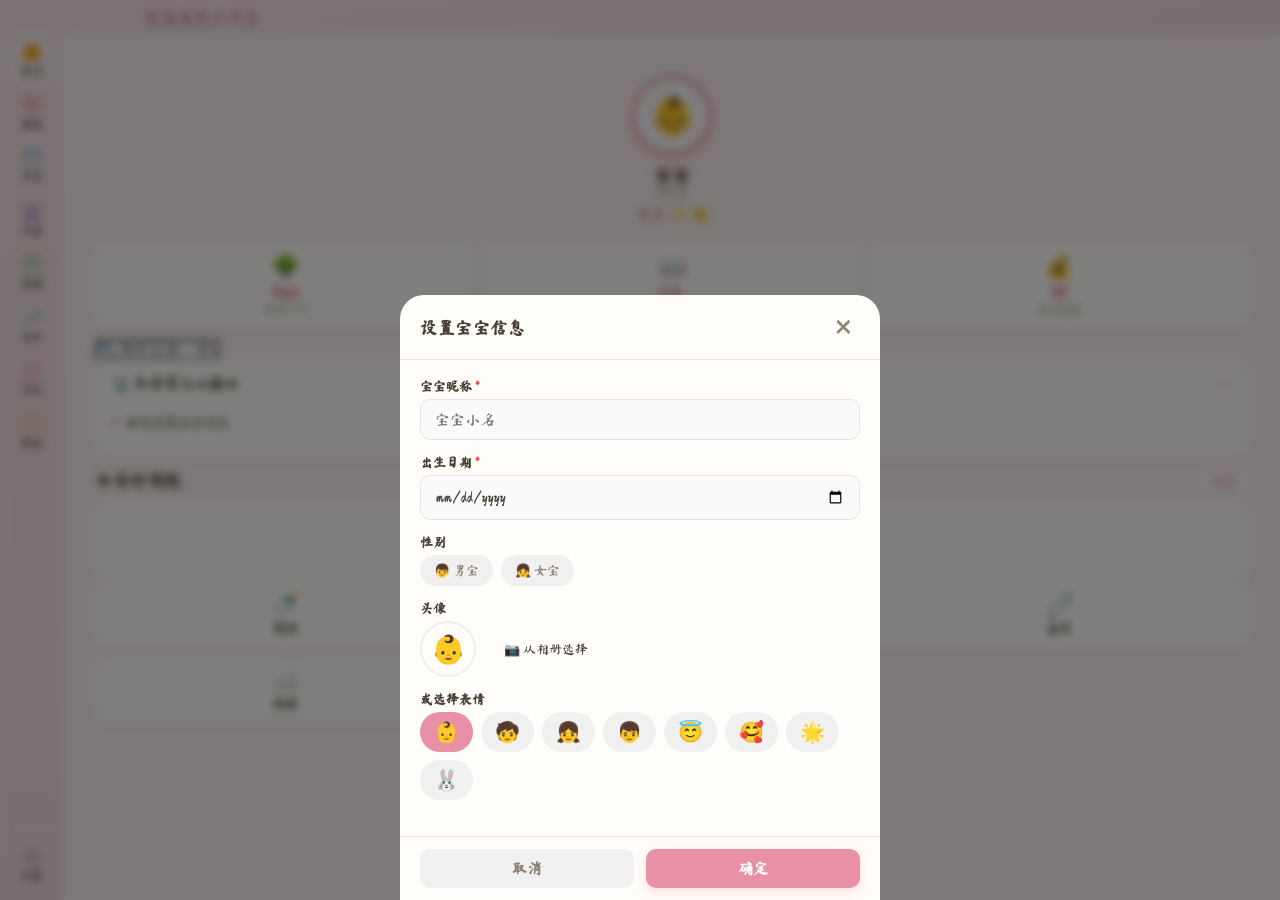
<file: baby-tracker-standalone.html>
<!DOCTYPE html>
<html lang="zh-CN">
<head>
    <meta charset="UTF-8">
    <meta name="viewport" content="width=device-width, initial-scale=1.0, maximum-scale=1.0, user-scalable=no, viewport-fit=cover">
    <meta name="theme-color" content="#FFB7C5">
    <meta name="apple-mobile-web-app-capable" content="yes">
    <meta name="apple-mobile-web-app-status-bar-style" content="default">
    <meta name="apple-mobile-web-app-title" content="宝宝成长">
    <meta name="description" content="记录宝宝成长的每一天">
    <link rel="manifest" href="[data-uri]">
    <link rel="apple-touch-icon" href="[data-uri]">
    <link rel="icon" type="image/png" href="[data-uri]">
    <style>/* ===== 字体引入 ===== */
@import url('https://fonts.googleapis.com/css2?family=Ma+Shan+Zheng&display=swap');

/* ===== 基础重置 ===== */
* {
    margin: 0;
    padding: 0;
    box-sizing: border-box;
    -webkit-tap-highlight-color: transparent;
}

:root {
    --primary: #E891A6;
    --primary-light: #F5C4D0;
    --primary-dark: #D4788C;
    --secondary: #FBE8EE;
    --accent: #E891A6;
    --bg: #FBF2F0;
    --card-bg: #FFFDF9;
    --text: #4A3F35;
    --text-light: #8B7E6E;
    --text-lighter: #B8A99A;
    --border: #F2DFE3;
    --shadow: 0 2px 12px rgba(210, 150, 160, 0.08);
    --shadow-hover: 0 4px 20px rgba(210, 150, 160, 0.15);
    --radius: 16px;
    --radius-sm: 10px;
    --header-h: 80px;
    --nav-h: 64px;
    --safe-top: env(safe-area-inset-top, 0px);
    --safe-bottom: env(safe-area-inset-bottom, 0px);
}

html, body {
    height: 100%;
    overflow: hidden;
    font-family: 'Ma Shan Zheng', -apple-system, BlinkMacSystemFont, 'PingFang SC', 'Helvetica Neue', sans-serif;
    font-size: 15px;
    color: var(--text);
    background: var(--bg);
    -webkit-font-smoothing: antialiased;
    overscroll-behavior: none;
}

button {
    border: none;
    background: none;
    cursor: pointer;
    font-family: inherit;
    font-size: inherit;
    color: inherit;
}

input, textarea, select {
    font-family: inherit;
    font-size: inherit;
    -webkit-appearance: none;
    border-radius: 0;
}

#app {
    display: flex;
    flex-direction: column;
    height: 100vh;
    height: 100dvh;
    max-width: 480px;
    margin: 0 auto;
    position: relative;
}

/* ===== 顶部状态栏 ===== */
.app-header {
    flex-shrink: 0;
    background: transparent;
    padding: var(--safe-top) 16px 10px;
    padding-top: calc(var(--safe-top) + 10px);
    z-index: 10;
    position: relative;
    margin-left: 64px;
}

.app-header::before {
    content: '';
    position: absolute;
    left: -64px;
    top: 0;
    right: 0;
    bottom: 0;
    background: linear-gradient(135deg, rgba(245, 220, 225, 0.6) 0%, rgba(240, 210, 215, 0.6) 100%);
    backdrop-filter: blur(10px);
    -webkit-backdrop-filter: blur(10px);
    z-index: -1;
    border-radius: 0 0 0 16px;
}

.header-content {
    display: flex;
    align-items: center;
    justify-content: flex-start;
}

.header-logo {
    color: #D4859A;
    font-size: 16px;
    font-weight: 700;
    letter-spacing: 1px;
}

/* ===== 主内容区 ===== */
.app-main {
    flex: 1;
    overflow-y: auto;
    overflow-x: hidden;
    -webkit-overflow-scrolling: touch;
    padding: 16px;
    padding-bottom: 16px;
}

.page {
    display: none;
    padding: 16px;
    animation: fadeIn 0.3s ease;
}

.page.active {
    display: block;
}

@keyframes fadeIn {
    from { opacity: 0; transform: translateY(8px); }
    to { opacity: 1; transform: translateY(0); }
}

/* ===== 首页仪表盘 ===== */
.dash-avatar-section {
    display: flex;
    flex-direction: column;
    align-items: center;
    padding: 8px 0 20px;
}

.dash-avatar-ring {
    width: 80px;
    height: 80px;
    border-radius: 50%;
    background: linear-gradient(135deg, var(--primary), var(--primary-dark));
    padding: 3px;
    margin-bottom: 10px;
    box-shadow: 0 4px 16px rgba(255, 143, 163, 0.3);
}

.dash-avatar {
    width: 100%;
    height: 100%;
    border-radius: 50%;
    background: rgba(255,255,255,0.95);
    display: flex;
    align-items: center;
    justify-content: center;
    font-size: 36px;
    cursor: pointer;
    overflow: hidden;
    transition: transform 0.15s;
    background-size: cover;
    background-position: center;
    border: 2px solid #fff;
}

.dash-avatar:active {
    transform: scale(0.93);
}

.dash-baby-name {
    font-size: 18px;
    font-weight: 700;
    color: var(--text);
    margin-bottom: 2px;
}

.dash-baby-age {
    font-size: 12px;
    color: var(--text-light);
    margin-bottom: 8px;
}

.dash-greeting {
    font-size: 14px;
    color: var(--primary-dark);
    font-weight: 500;
}

/* 今日概览大卡片 */
.dash-overview-card {
    background: var(--card-bg);
    border-radius: 20px;
    padding: 20px;
    box-shadow: var(--shadow);
    margin-bottom: 14px;
}

.dash-overview-header {
    display: flex;
    justify-content: space-between;
    align-items: center;
    margin-bottom: 18px;
}

.dash-overview-title {
    font-size: 17px;
    font-weight: 700;
    color: var(--text);
}

.dash-overview-date {
    font-size: 12px;
    color: var(--text-light);
}

.dash-overview-stats {
    display: grid;
    grid-template-columns: 1fr 1fr 1fr 1fr;
    gap: 8px;
}

.dash-stat {
    display: flex;
    flex-direction: column;
    align-items: center;
    padding: 10px 4px;
    border-radius: 14px;
    background: #FFF5F7;
    cursor: pointer;
    transition: transform 0.15s, background 0.2s;
}

.dash-stat:active {
    transform: scale(0.95);
    background: #FFE4EC;
}

.dash-stat-icon {
    font-size: 22px;
    margin-bottom: 4px;
}

.dash-stat-value {
    font-size: 16px;
    font-weight: 700;
    color: var(--primary-dark);
    margin-bottom: 2px;
}

.dash-stat-label {
    font-size: 11px;
    color: var(--text-light);
}

/* 今日待办 */
.dash-todo-card {
    background: var(--card-bg);
    border-radius: 20px;
    padding: 20px;
    box-shadow: var(--shadow);
    margin-bottom: 14px;
}

.dash-todo-header {
    display: flex;
    justify-content: space-between;
    align-items: center;
    margin-bottom: 14px;
}

.dash-todo-title {
    font-size: 17px;
    font-weight: 700;
    color: var(--text);
}

.dash-todo-count {
    font-size: 12px;
    color: var(--primary-dark);
    font-weight: 600;
    background: #FFF5F7;
    padding: 4px 10px;
    border-radius: 10px;
}

.dash-todo-list {
    display: flex;
    flex-direction: column;
    gap: 6px;
}

.dash-todo-item {
    display: flex;
    align-items: center;
    gap: 10px;
    padding: 10px 12px;
    border-radius: 12px;
    cursor: pointer;
    transition: background 0.2s;
    background: #FAFAFA;
}

.dash-todo-item:hover {
    background: #FFF5F7;
}

.dash-todo-item input[type="checkbox"] {
    display: none;
}

.todo-check {
    width: 20px;
    height: 20px;
    border-radius: 50%;
    border: 2px solid #DDD;
    flex-shrink: 0;
    display: flex;
    align-items: center;
    justify-content: center;
    transition: all 0.2s;
}

.dash-todo-item input[type="checkbox"]:checked + .todo-check {
    background: var(--primary);
    border-color: var(--primary);
}

.dash-todo-item input[type="checkbox"]:checked + .todo-check::after {
    content: '✓';
    color: #fff;
    font-size: 12px;
    font-weight: 700;
}

.todo-text {
    font-size: 14px;
    color: var(--text);
    flex: 1;
}

.dash-todo-item input[type="checkbox"]:checked ~ .todo-text {
    color: var(--text-lighter);
    text-decoration: line-through;
}

/* 快捷操作 */
.dash-quick-actions {
    display: grid;
    grid-template-columns: 1fr 1fr 1fr;
    gap: 10px;
    margin-bottom: 18px;
}

.dash-quick-btn {
    background: var(--card-bg);
    border-radius: 14px;
    padding: 12px 8px;
    font-size: 12px;
    font-weight: 600;
    color: var(--text);
    box-shadow: var(--shadow);
    transition: transform 0.15s, box-shadow 0.15s;
    text-align: center;
    display: flex;
    flex-direction: column;
    align-items: center;
    gap: 4px;
}

.dash-quick-btn:active {
    transform: scale(0.95);
    box-shadow: var(--shadow-hover);
}

.dash-quick-icon {
    font-size: 22px;
}

/* 时间线标题 */
.dash-timeline-header {
    display: flex;
    justify-content: space-between;
    align-items: center;
    margin-bottom: 10px;
}

.dash-timeline-title {
    font-size: 17px;
    font-weight: 700;
    color: var(--text);
}

.dash-timeline-clear {
    font-size: 12px;
    color: var(--primary-dark);
    padding: 4px 12px;
    border-radius: 12px;
    background: #FFF5F7;
    font-weight: 500;
    transition: background 0.2s;
}

.dash-timeline-clear:active {
    background: #FFE4EC;
}

/* ===== 时间线 ===== */
.timeline {
    background: var(--card-bg);
    border-radius: var(--radius);
    padding: 12px 16px;
    box-shadow: var(--shadow);
    min-height: 80px;
}

.timeline-item {
    display: flex;
    align-items: flex-start;
    gap: 12px;
    padding: 10px 0;
    border-bottom: 1px solid var(--border);
    position: relative;
}

.timeline-item:last-child {
    border-bottom: none;
}

.timeline-time {
    font-size: 12px;
    color: var(--primary);
    font-weight: 600;
    white-space: nowrap;
    min-width: 44px;
}

.timeline-content {
    flex: 1;
    font-size: 14px;
    color: var(--text);
}

.timeline-content .timeline-icon {
    margin-right: 4px;
}

.empty-state {
    text-align: center;
    color: var(--text-lighter);
    font-size: 14px;
    padding: 20px 0;
}

/* ===== 健康档案 ===== */
.health-nav, .daily-nav {
    display: flex;
    flex-direction: column;
    gap: 6px;
    margin-bottom: 16px;
    padding-bottom: 4px;
}

.health-nav::-webkit-scrollbar, .daily-nav::-webkit-scrollbar {
    display: none;
}

.health-tab, .daily-tab {
    white-space: nowrap;
    padding: 10px 14px;
    border-radius: 12px;
    background: var(--card-bg);
    font-size: 13px;
    font-weight: 500;
    color: var(--text-light);
    box-shadow: var(--shadow);
    transition: all 0.2s;
    text-align: left;
}

.health-tab.active, .daily-tab.active {
    background: var(--primary);
    color: #fff;
}

.health-content, .daily-content {
    display: none;
}

.health-content.active, .daily-content.active {
    display: block;
}

/* ===== 早教导航 ===== */
.early-nav {
    display: flex;
    flex-wrap: wrap;
    gap: 8px;
    margin-bottom: 16px;
}

.early-tab {
    padding: 10px 14px;
    border-radius: 12px;
    background: var(--card-bg);
    font-size: 13px;
    font-weight: 500;
    color: var(--text-light);
    box-shadow: var(--shadow);
    transition: all 0.2s;
    cursor: pointer;
    border: none;
}

.early-tab.active {
    background: var(--primary);
    color: #fff;
}

.early-content {
    display: none;
}

.early-content.active {
    display: block;
}

/* ===== 购物模块 ===== */
.shopping-total-card {
    background: linear-gradient(135deg, var(--primary) 0%, var(--primary-dark) 100%);
    color: #fff;
    border-radius: var(--radius);
    padding: 20px;
    margin-bottom: 16px;
    text-align: center;
}

.shopping-total-label {
    font-size: 13px;
    opacity: 0.85;
    margin-bottom: 4px;
}

.shopping-total-value {
    font-size: 32px;
    font-weight: 700;
    margin-bottom: 2px;
}

.shopping-total-desc {
    font-size: 12px;
    opacity: 0.7;
}

.shopping-month-card {
    margin-bottom: 16px;
}

.shopping-month-header {
    display: flex;
    justify-content: space-between;
    align-items: center;
    padding: 12px 16px;
    background: var(--card-bg);
    border-radius: var(--radius) var(--radius) 0 0;
    border-bottom: 1px solid var(--border);
}

.shopping-month-title {
    font-size: 15px;
    font-weight: 600;
    color: var(--text);
}

.shopping-month-total {
    font-size: 18px;
    font-weight: 700;
    color: var(--primary);
}

.shopping-month-items {
    background: var(--card-bg);
    border-radius: 0 0 var(--radius) var(--radius);
    overflow: hidden;
}

.shopping-month-items .record-card {
    border-radius: 0;
    box-shadow: none;
    border-bottom: 1px solid var(--border);
    margin-bottom: 0;
}

.shopping-month-items .record-card:last-child {
    border-bottom: none;
    border-radius: 0 0 var(--radius) var(--radius);
}

/* ===== 日期选择器 ===== */
.daily-date-selector {
    display: flex;
    align-items: center;
    justify-content: center;
    gap: 16px;
    margin-bottom: 16px;
}

.date-arrow {
    width: 36px;
    height: 36px;
    border-radius: 50%;
    background: var(--card-bg);
    font-size: 22px;
    color: var(--primary);
    display: flex;
    align-items: center;
    justify-content: center;
    box-shadow: var(--shadow);
}

.date-arrow:active {
    background: var(--primary-light);
}

.date-display {
    font-size: 15px;
    font-weight: 600;
    color: var(--text);
}

/* ===== 记录列表 ===== */
.add-btn {
    width: 100%;
    background: var(--primary);
    color: #fff;
    padding: 12px;
    border-radius: var(--radius-sm);
    font-size: 15px;
    font-weight: 600;
    margin-bottom: 12px;
    box-shadow: 0 4px 12px rgba(255, 143, 163, 0.3);
    transition: transform 0.15s;
}

.add-btn:active {
    transform: scale(0.97);
}

.record-list {
    display: flex;
    flex-direction: column;
    gap: 10px;
}

.record-card {
    background: var(--card-bg);
    border-radius: var(--radius-sm);
    padding: 14px;
    box-shadow: var(--shadow);
    position: relative;
    overflow: hidden;
}

.record-card::before {
    content: '';
    position: absolute;
    left: 0;
    top: 0;
    bottom: 0;
    width: 4px;
    background: var(--primary);
}

.record-card[data-type="medical"]::before { background: #FF8FA3; }
.record-card[data-type="vaccine"]::before { background: #B5EAD7; }
.record-card[data-type="checkup"]::before { background: #C7CEEA; }
.record-card[data-type="medication"]::before { background: #FFB7B2; }

.record-card-header {
    display: flex;
    justify-content: space-between;
    align-items: flex-start;
    margin-bottom: 6px;
}

.record-title {
    font-size: 15px;
    font-weight: 600;
    color: var(--text);
}

.record-date {
    font-size: 12px;
    color: var(--text-light);
}

.record-detail {
    font-size: 13px;
    color: var(--text-light);
    line-height: 1.5;
}

.record-detail strong {
    color: var(--text);
    font-weight: 600;
}

.record-tags {
    display: flex;
    flex-wrap: wrap;
    gap: 6px;
    margin-top: 8px;
}

.record-tag {
    background: var(--primary-light);
    color: var(--primary-dark);
    padding: 2px 8px;
    border-radius: 10px;
    font-size: 11px;
    font-weight: 500;
}

.record-actions {
    position: absolute;
    top: 10px;
    right: 10px;
    display: flex;
    gap: 4px;
}

.record-edit {
    color: var(--text-lighter);
    font-size: 14px;
    width: 28px;
    height: 28px;
    display: flex;
    align-items: center;
    justify-content: center;
    border-radius: 50%;
    transition: all 0.2s;
    opacity: 0.5;
}

.record-edit:active {
    opacity: 1;
    color: #FF8FA3;
}

.record-delete {
    color: var(--text-lighter);
    font-size: 16px;
    width: 28px;
    height: 28px;
    display: flex;
    align-items: center;
    justify-content: center;
    border-radius: 50%;
    transition: all 0.2s;
    opacity: 0.5;
}

.record-delete:active {
    opacity: 1;
    color: #ff4444;
}

/* ===== 成长发育 ===== */
.growth-section {
    margin-bottom: 24px;
}

.growth-section-title {
    font-size: 16px;
    font-weight: 700;
    margin-bottom: 10px;
    color: var(--text);
}

.growth-stats {
    display: flex;
    gap: 10px;
    margin-bottom: 12px;
}

.growth-stat-card {
    flex: 1;
    background: var(--card-bg);
    border-radius: var(--radius-sm);
    padding: 12px;
    text-align: center;
    box-shadow: var(--shadow);
}

.growth-stat-label {
    font-size: 12px;
    color: var(--text-light);
    margin-bottom: 4px;
}

.growth-stat-value {
    font-size: 20px;
    font-weight: 700;
    color: var(--primary-dark);
}

.growth-stat-unit {
    font-size: 12px;
    color: var(--text-light);
}

.chart-container {
    background: var(--card-bg);
    border-radius: var(--radius-sm);
    padding: 12px;
    box-shadow: var(--shadow);
    margin-bottom: 12px;
    height: 180px;
}

.chart-container canvas {
    width: 100% !important;
    height: 100% !important;
}

/* 里程碑 */
.milestone-list {
    display: flex;
    flex-direction: column;
    gap: 10px;
}

.milestone-card {
    background: var(--card-bg);
    border-radius: var(--radius-sm);
    padding: 14px;
    box-shadow: var(--shadow);
    display: flex;
    align-items: flex-start;
    gap: 12px;
    position: relative;
}

.milestone-icon {
    width: 40px;
    height: 40px;
    border-radius: 50%;
    background: var(--secondary);
    display: flex;
    align-items: center;
    justify-content: center;
    font-size: 20px;
    flex-shrink: 0;
}

.milestone-info {
    flex: 1;
}

.milestone-title {
    font-size: 15px;
    font-weight: 600;
    margin-bottom: 4px;
}

.milestone-date {
    font-size: 12px;
    color: var(--text-light);
}

.milestone-note {
    font-size: 13px;
    color: var(--text-light);
    margin-top: 4px;
    line-height: 1.4;
}

/* ===== 日记 ===== */
.diary-list {
    display: flex;
    flex-direction: column;
    gap: 12px;
}

.diary-card {
    background: var(--card-bg);
    border-radius: var(--radius);
    padding: 16px;
    box-shadow: var(--shadow);
    position: relative;
}

.diary-header {
    display: flex;
    justify-content: space-between;
    align-items: center;
    margin-bottom: 10px;
}

.diary-date {
    font-size: 13px;
    color: var(--primary);
    font-weight: 600;
}

.diary-mood {
    font-size: 22px;
}

.diary-content {
    font-size: 14px;
    color: var(--text);
    line-height: 1.6;
    white-space: pre-wrap;
}

.diary-images {
    display: grid;
    grid-template-columns: 1fr 1fr 1fr;
    gap: 6px;
    margin-top: 10px;
}

.diary-image {
    width: 100%;
    aspect-ratio: 1;
    object-fit: cover;
    border-radius: 8px;
}

/* ===== 左侧边栏导航 ===== */
#app {
    flex-direction: row !important;
    max-width: none !important;
    height: 100vh;
    height: 100dvh;
}

.main-wrapper {
    flex: 1;
    display: flex;
    flex-direction: column;
    min-width: 0;
    overflow: hidden;
    margin-left: 64px;
}

/* ===== 左侧边栏导航 - 极简图标风格 ===== */
.sidebar-nav {
    position: fixed;
    left: 0;
    top: 0;
    bottom: 0;
    width: 64px;
    background: linear-gradient(180deg, rgba(245, 220, 225, 0.6) 0%, rgba(240, 210, 215, 0.6) 100%);
    backdrop-filter: blur(10px);
    -webkit-backdrop-filter: blur(10px);
    display: flex;
    flex-direction: column;
    align-items: center;
    padding: 16px 0 12px;
    z-index: 100;
    color: #888;
    border-radius: 0;
}

.nav-btn {
    display: flex;
    flex-direction: column;
    align-items: center;
    justify-content: center;
    gap: 2px;
    color: #999;
    transition: all 0.2s;
    padding: 6px;
    border-radius: 12px;
    width: 52px;
    height: auto;
    min-height: 44px;
}

.nav-btn.active {
    background: rgba(255,255,255,0.3);
    transform: scale(1.05);
}

.sidebar-menu {
    flex: 1;
    display: flex;
    flex-direction: column;
    align-items: center;
    gap: 12px;
    width: 100%;
    padding-top: 20px;
}

.sidebar-footer {
    padding-top: 12px;
    border-top: 1px solid rgba(255,255,255,0.2);
    width: 40px;
    display: flex;
    justify-content: center;
}

.nav-btn:active {
    background: rgba(255,255,255,0.15);
}

.nav-svg {
    width: 20px;
    height: 20px;
}

.nav-label {
    font-size: 11px;
    font-weight: 600;
    color: #666;
    line-height: 1.2;
}

/* ===== 模态框 ===== */
.modal-overlay {
    position: fixed;
    top: 0;
    left: 0;
    right: 0;
    bottom: 0;
    background: rgba(0,0,0,0.5);
    display: none;
    align-items: flex-end;
    justify-content: center;
    z-index: 100;
    backdrop-filter: blur(4px);
    -webkit-backdrop-filter: blur(4px);
}

.modal-overlay.active {
    display: flex;
    animation: fadeIn 0.2s ease;
}

.modal {
    background: var(--card-bg);
    width: 100%;
    max-width: 480px;
    max-height: 85vh;
    border-radius: 24px 24px 0 0;
    display: flex;
    flex-direction: column;
    animation: slideUp 0.3s cubic-bezier(0.4, 0, 0.2, 1);
    padding-bottom: var(--safe-bottom);
}

@keyframes slideUp {
    from { transform: translateY(100%); }
    to { transform: translateY(0); }
}

.modal-header {
    display: flex;
    justify-content: space-between;
    align-items: center;
    padding: 16px 20px;
    border-bottom: 1px solid var(--border);
}

.modal-title {
    font-size: 17px;
    font-weight: 700;
}

.modal-close {
    font-size: 20px;
    color: var(--text-light);
    width: 32px;
    height: 32px;
    display: flex;
    align-items: center;
    justify-content: center;
}

.modal-body {
    flex: 1;
    overflow-y: auto;
    padding: 20px;
}

.modal-footer {
    display: flex;
    gap: 12px;
    padding: 12px 20px;
    border-top: 1px solid var(--border);
}

.btn-cancel, .btn-confirm {
    flex: 1;
    padding: 12px;
    border-radius: var(--radius-sm);
    font-size: 15px;
    font-weight: 600;
}

.btn-cancel {
    background: #f0f0f0;
    color: var(--text-light);
}

.btn-confirm {
    background: var(--primary);
    color: #fff;
    box-shadow: 0 4px 12px rgba(255, 143, 163, 0.3);
}

.btn-confirm:active {
    transform: scale(0.97);
}

/* ===== 表单元素 ===== */
.form-group {
    margin-bottom: 16px;
}

.form-label {
    display: block;
    font-size: 13px;
    font-weight: 600;
    color: var(--text);
    margin-bottom: 6px;
}

.form-label .required {
    color: #ff4444;
}

.form-input, .form-textarea, .form-select {
    width: 100%;
    padding: 12px 14px;
    border: 1.5px solid var(--border);
    border-radius: var(--radius-sm);
    font-size: 15px;
    color: var(--text);
    background: #FAFAFA;
    transition: border-color 0.2s, background 0.2s;
}

.form-input:focus, .form-textarea:focus, .form-select:focus {
    outline: none;
    border-color: var(--primary);
    background: #fff;
}

.form-textarea {
    resize: none;
    min-height: 80px;
    line-height: 1.5;
}

.form-row {
    display: flex;
    gap: 12px;
}

.form-row .form-group {
    flex: 1;
}

.form-chips {
    display: flex;
    flex-wrap: wrap;
    gap: 8px;
}

.form-chip {
    padding: 8px 14px;
    border-radius: 20px;
    background: #f0f0f0;
    font-size: 13px;
    color: var(--text-light);
    transition: all 0.2s;
}

.form-chip.active {
    background: var(--primary);
    color: #fff;
}

.form-counter {
    display: flex;
    align-items: center;
    gap: 12px;
    justify-content: center;
}

.counter-btn {
    width: 36px;
    height: 36px;
    border-radius: 50%;
    background: var(--primary-light);
    color: var(--primary-dark);
    font-size: 20px;
    font-weight: 700;
    display: flex;
    align-items: center;
    justify-content: center;
}

.counter-value {
    font-size: 20px;
    font-weight: 700;
    min-width: 50px;
    text-align: center;
}

.image-upload {
    display: flex;
    flex-wrap: wrap;
    gap: 8px;
}

.image-upload-btn {
    width: 70px;
    height: 70px;
    border: 2px dashed var(--border);
    border-radius: var(--radius-sm);
    display: flex;
    align-items: center;
    justify-content: center;
    font-size: 28px;
    color: var(--text-lighter);
    background: #FAFAFA;
}

.image-upload-btn:active {
    border-color: var(--primary);
}

.image-preview {
    width: 70px;
    height: 70px;
    border-radius: var(--radius-sm);
    object-fit: cover;
    position: relative;
}

/* ===== Toast ===== */
.toast {
    position: fixed;
    top: 50%;
    left: 50%;
    transform: translate(-50%, -50%) scale(0.8);
    background: rgba(0,0,0,0.75);
    color: #fff;
    padding: 12px 24px;
    border-radius: 12px;
    font-size: 14px;
    z-index: 200;
    opacity: 0;
    pointer-events: none;
    transition: all 0.3s cubic-bezier(0.4, 0, 0.2, 1);
    white-space: nowrap;
}

.toast.show {
    opacity: 1;
    transform: translate(-50%, -50%) scale(1);
}

/* ===== 设置面板特殊样式 ===== */
.settings-section {
    margin-bottom: 20px;
}

.settings-section-title {
    font-size: 13px;
    font-weight: 600;
    color: var(--text-light);
    margin-bottom: 8px;
    text-transform: uppercase;
    letter-spacing: 0.5px;
}

.settings-item {
    display: flex;
    justify-content: space-between;
    align-items: center;
    padding: 14px 0;
    border-bottom: 1px solid var(--border);
}

.settings-item:last-child {
    border-bottom: none;
}

.settings-label {
    font-size: 15px;
    color: var(--text);
}

.settings-value {
    font-size: 14px;
    color: var(--text-light);
}

.danger-btn {
    width: 100%;
    padding: 12px;
    border-radius: var(--radius-sm);
    background: #fff0f0;
    color: #ff4444;
    font-size: 15px;
    font-weight: 600;
    margin-top: 20px;
}

/* ===== 安装提示 ===== */
.install-banner {
    position: fixed;
    bottom: 16px;
    left: 96px;
    right: 16px;
    max-width: 448px;
    margin: 0 auto;
    background: var(--card-bg);
    border-radius: var(--radius);
    padding: 14px 16px;
    box-shadow: 0 4px 20px rgba(0,0,0,0.15);
    display: none;
    align-items: center;
    gap: 12px;
    z-index: 50;
    animation: slideUp 0.3s ease;
}

.install-banner.show {
    display: flex;
}

.install-icon {
    font-size: 28px;
}

.install-text {
    flex: 1;
}

.install-title {
    font-size: 14px;
    font-weight: 600;
    color: var(--text);
}

.install-desc {
    font-size: 12px;
    color: var(--text-light);
    margin-top: 2px;
}

.install-action {
    background: var(--primary);
    color: #fff;
    padding: 8px 16px;
    border-radius: 20px;
    font-size: 13px;
    font-weight: 600;
}

.install-dismiss {
    color: var(--text-lighter);
    font-size: 18px;
    width: 28px;
    height: 28px;
    display: flex;
    align-items: center;
    justify-content: center;
}

/* ===== 早教页面竖排布局 ===== */
.early-layout {
    display: flex;
    gap: 12px;
    min-height: 0;
}

.early-sidebar {
    display: flex;
    flex-direction: column;
    gap: 8px;
    width: 56px;
    flex-shrink: 0;
    padding-top: 8px;
}

.early-nav-btn {
    display: flex;
    flex-direction: column;
    align-items: center;
    justify-content: center;
    gap: 2px;
    padding: 8px 4px;
    border-radius: 12px;
    background: var(--card-bg);
    box-shadow: var(--shadow);
    transition: all 0.2s;
    min-height: 52px;
}

.early-nav-btn.active {
    background: var(--primary);
    color: #fff;
    box-shadow: var(--shadow-hover);
}

.early-nav-icon {
    font-size: 18px;
    line-height: 1;
}

.early-nav-label {
    font-size: 10px;
    font-weight: 600;
    line-height: 1.2;
}

.early-main {
    flex: 1;
    min-width: 0;
    overflow-y: auto;
}

/* ===== 早教页面（旧样式兼容） ===== */
.early-nav {
    display: none;
}

.early-tab {
    display: none;
}

/* ===== 购物页面 ===== */
.shopping-summary {
    background: var(--card-bg);
    border-radius: var(--radius);
    padding: 16px;
    margin-bottom: 16px;
    box-shadow: var(--shadow);
    display: flex;
    justify-content: space-around;
    text-align: center;
}

.shopping-summary-item {
    flex: 1;
}
.shopping-summary-value {
    font-size: 24px;
    font-weight: 700;
    color: var(--primary);
}
.shopping-summary-label {
    font-size: 12px;
    color: var(--text-light);
    margin-top: 4px;
}

.shopping-month-card {
    background: var(--card-bg);
    border-radius: var(--radius);
    padding: 16px;
    margin-bottom: 12px;
    box-shadow: var(--shadow);
}

.shopping-month-header {
    display: flex;
    justify-content: space-between;
    align-items: center;
    padding-bottom: 12px;
    border-bottom: 1px solid var(--border);
    margin-bottom: 12px;
}

.shopping-month-title {
    font-size: 16px;
    font-weight: 700;
    color: var(--text);
}

.shopping-month-total {
    font-size: 16px;
    font-weight: 700;
    color: var(--primary);
}

.shopping-item {
    display: flex;
    align-items: center;
    padding: 10px 0;
    border-bottom: 1px solid var(--border);
    gap: 10px;
}
.shopping-item:last-child { border-bottom: none; }

.shopping-item-icon {
    width: 36px;
    height: 36px;
    border-radius: 10px;
    background: var(--secondary);
    display: flex;
    align-items: center;
    justify-content: center;
    font-size: 18px;
    flex-shrink: 0;
}

.shopping-item-info {
    flex: 1;
    min-width: 0;
}

.shopping-item-name {
    font-size: 14px;
    font-weight: 600;
    color: var(--text);
}

.shopping-item-meta {
    font-size: 12px;
    color: var(--text-light);
    margin-top: 2px;
}

.shopping-item-price {
    font-size: 15px;
    font-weight: 700;
    color: var(--primary);
    flex-shrink: 0;
}

.shopping-item-rating {
    color: #F5A623;
    font-size: 12px;
    flex-shrink: 0;
}

.shopping-empty {
    text-align: center;
    padding: 40px 20px;
    color: var(--text-lighter);
    font-size: 14px;
}

/* ===== 侧边栏按钮间距调整（8个按钮） ===== */
.sidebar-menu {
    gap: 6px;
}

/* ===== 童趣字体增强 ===== */
.section-title, .nav-label, .dash-baby-name, .dash-greeting,
.header-logo, .modal-title, .record-title, .shopping-month-title {
    letter-spacing: 0.5px;
}

/* ===== 首页新版 ===== */
.dash-data-row {
    display: flex;
    gap: 8px;
    margin-bottom: 14px;
}

.dash-data-card {
    flex: 1;
    background: var(--card-bg);
    border-radius: 14px;
    padding: 12px 8px;
    text-align: center;
    box-shadow: var(--shadow);
}

.dash-data-icon {
    font-size: 22px;
    margin-bottom: 4px;
}

.dash-data-value {
    font-size: 18px;
    font-weight: 700;
    color: var(--primary);
}

.dash-data-label {
    font-size: 11px;
    color: var(--text-light);
    margin-top: 2px;
}

/* 每日推送卡片 */
.dash-push-card {
    background: var(--card-bg);
    border-radius: 16px;
    padding: 16px;
    margin-bottom: 14px;
    box-shadow: var(--shadow);
}

.dash-push-header {
    display: flex;
    justify-content: space-between;
    align-items: center;
    margin-bottom: 12px;
}

.dash-push-title {
    font-size: 15px;
    font-weight: 700;
    color: var(--text);
}

.dash-push-age {
    font-size: 11px;
    color: var(--primary);
    background: var(--secondary);
    padding: 3px 10px;
    border-radius: 10px;
}

.dash-push-item {
    display: flex;
    gap: 8px;
    padding: 8px 0;
    border-bottom: 1px solid var(--border);
    align-items: flex-start;
}
.dash-push-item:last-child { border-bottom: none; }

.dash-push-dot {
    width: 6px;
    height: 6px;
    border-radius: 50%;
    background: var(--primary);
    margin-top: 6px;
    flex-shrink: 0;
}

.dash-push-text {
    font-size: 13px;
    color: var(--text);
    line-height: 1.5;
    flex: 1;
}

.dash-push-tag {
    display: inline-block;
    font-size: 10px;
    color: var(--text-lighter);
    background: var(--secondary);
    padding: 2px 6px;
    border-radius: 4px;
    margin-top: 4px;
}

/* ===== 每日推送页面 ===== */
.push-age-badge {
    text-align: center;
    font-size: 13px;
    color: var(--primary);
    font-weight: 600;
    padding: 4px 0 12px;
}

.push-nav {
    display: flex;
    gap: 4px;
    overflow-x: auto;
    padding: 0 0 12px;
    -webkit-overflow-scrolling: touch;
    scrollbar-width: none;
    flex-wrap: wrap;
}
.push-nav::-webkit-scrollbar { display: none; }

.push-tab {
    flex-shrink: 0;
    padding: 6px 12px;
    border-radius: 16px;
    font-size: 12px;
    font-weight: 500;
    color: var(--text-light);
    background: var(--card-bg);
    box-shadow: var(--shadow);
    transition: all 0.2s;
    white-space: nowrap;
}
.push-tab.active {
    background: var(--primary);
    color: #fff;
    box-shadow: var(--shadow-hover);
}

.push-content {
    display: none;
}
.push-content.active {
    display: block;
}

.push-card {
    background: var(--card-bg);
    border-radius: 14px;
    padding: 14px;
    margin-bottom: 10px;
    box-shadow: var(--shadow);
}

.push-card-header {
    display: flex;
    align-items: center;
    gap: 8px;
    margin-bottom: 8px;
}

.push-card-icon {
    font-size: 20px;
}

.push-card-title {
    font-size: 15px;
    font-weight: 700;
    color: var(--text);
    flex: 1;
}

.push-card-source {
    font-size: 10px;
    color: var(--text-lighter);
    background: var(--secondary);
    padding: 2px 6px;
    border-radius: 4px;
}

.push-card-content {
    font-size: 13px;
    color: var(--text);
    line-height: 1.6;
}

.push-card-tags {
    display: flex;
    gap: 4px;
    margin-top: 8px;
    flex-wrap: wrap;
}

.push-card-tag {
    font-size: 10px;
    color: var(--primary);
    background: var(--secondary);
    padding: 2px 8px;
    border-radius: 10px;
}

/* ===== 图表切换按钮 ===== */
.chart-toggle { display:flex; gap:6px; margin-bottom:8px; }
.chart-toggle-btn { flex:1; padding:6px; border-radius:8px; font-size:12px; font-weight:600; background:var(--card-bg); color:var(--text-light); box-shadow:var(--shadow); border:none; cursor:pointer; transition:all 0.2s; }
.chart-toggle-btn.active { background:var(--primary); color:#fff; }

/* ===== 疫苗提醒卡片 ===== */
.dash-vaccine-card { background:var(--card-bg); border-radius:16px; padding:16px; margin-bottom:14px; box-shadow:var(--shadow); }
.dash-vaccine-item { display:flex; gap:8px; padding:8px 0; border-bottom:1px solid var(--border); align-items:flex-start; }
.dash-vaccine-item:last-child { border-bottom:none; }
.dash-vaccine-dot { width:6px; height:6px; border-radius:50%; margin-top:6px; flex-shrink:0; }
.dash-vaccine-text { font-size:13px; color:var(--text); line-height:1.5; flex:1; }

/* ===== 成长页面子标签 ===== */
.growth-nav {
    display: flex;
    gap: 4px;
    overflow-x: auto;
    padding: 0 0 12px;
    flex-wrap: wrap;
}
.growth-tab {
    flex-shrink: 0;
    padding: 6px 14px;
    border-radius: 16px;
    font-size: 12px;
    font-weight: 500;
    color: var(--text-light);
    background: var(--card-bg);
    box-shadow: var(--shadow);
    transition: all 0.2s;
    white-space: nowrap;
    cursor: pointer;
    border: none;
}
.growth-tab.active {
    background: var(--primary);
    color: #fff;
}
.growth-section {
    display: none;
}
.growth-section.active {
    display: block;
}

/* ===== 成长时间轴 ===== */
.timeline-list {
    position: relative;
    padding-left: 24px;
}
.timeline-item {
    position: relative;
    padding-bottom: 20px;
}
.timeline-dot {
    position: absolute;
    left: -18px;
    top: 4px;
    width: 12px;
    height: 12px;
    border-radius: 50%;
    background: var(--primary);
    border: 2px solid #fff;
    box-shadow: 0 0 0 2px var(--primary);
    z-index: 1;
}
.timeline-line {
    position: absolute;
    left: -13px;
    top: 20px;
    bottom: 0;
    width: 2px;
    background: var(--border);
}
.timeline-card {
    background: var(--card-bg);
    border-radius: 12px;
    padding: 12px 14px;
    box-shadow: var(--shadow);
}
.timeline-card-date {
    font-size: 11px;
    color: var(--text-lighter);
    margin-bottom: 4px;
}
.timeline-card-body {
    font-size: 13px;
    color: var(--text);
    line-height: 1.5;
}

/* ===== 购物分类柱状图 ===== */
.shopping-total-card {
    text-align: center;
    padding: 12px;
}
.shopping-total-label {
    font-size: 12px;
    color: var(--text-light);
}
.shopping-total-value {
    font-size: 28px;
    font-weight: 700;
    color: var(--primary);
}
.shopping-total-desc {
    font-size: 11px;
    color: var(--text-lighter);
    margin-top: 2px;
}
</style>
    <title>宝宝成长记</title>
</head>
<body>
    <div id="app">
        <!-- 左侧边栏导航 - 极简图标风格 -->
        <nav class="sidebar-nav">
            <div class="sidebar-menu">
                <button class="nav-btn active" data-page="dashboard" title="首页" style="color:#F5A623">
                    <svg class="nav-svg" viewBox="0 0 24 24" fill="currentColor" stroke="none"><path d="M3 9l9-7 9 7v11a2 2 0 0 1-2 2H5a2 2 0 0 1-2-2z"/><polyline points="9 22 9 12 15 12 15 22"/></svg>
                    <span class="nav-label">首页</span>
                </button>
                <button class="nav-btn" data-page="health" title="健康" style="color:#E85D75">
                    <svg class="nav-svg" viewBox="0 0 24 24" fill="none" stroke="currentColor" stroke-width="1.5" stroke-linecap="round" stroke-linejoin="round"><path d="M20.84 4.61a5.5 5.5 0 0 0-7.78 0L12 5.67l-1.06-1.06a5.5 5.5 0 0 0-7.78 7.78l1.06 1.06L12 21.23l7.78-7.78 1.06-1.06a5.5 5.5 0 0 0 0-7.78z"/><polyline points="9 6 9 14 15 10" stroke-width="2"/></svg>
                    <span class="nav-label">健康</span>
                </button>
                <button class="nav-btn" data-page="daily" title="日常" style="color:#5B9BD5">
                    <svg class="nav-svg" viewBox="0 0 24 24" fill="none" stroke="currentColor" stroke-width="1.5" stroke-linecap="round" stroke-linejoin="round"><rect x="3" y="4" width="18" height="18" rx="2" ry="2"/><line x1="16" y1="2" x2="16" y2="6"/><line x1="8" y1="2" x2="8" y2="6"/><line x1="3" y1="10" x2="21" y2="10"/></svg>
                    <span class="nav-label">日常</span>
                </button>
                <button class="nav-btn" data-page="early" title="早教" style="color:#9B7EC4">
                    <svg class="nav-svg" viewBox="0 0 24 24" fill="none" stroke="currentColor" stroke-width="1.5" stroke-linecap="round" stroke-linejoin="round"><path d="M4 19.5A2.5 2.5 0 0 1 6.5 17H20"/><path d="M6.5 2H20v20H6.5A2.5 2.5 0 0 1 4 19.5v-15A2.5 2.5 0 0 1 6.5 2z"/><polygon points="12 6 13.5 10.5 18 10.5 14.5 13.5 15.5 18 12 15 8.5 18 9.5 13.5 6 10.5 10.5 10.5" fill="currentColor" stroke="none"/></svg>
                    <span class="nav-label">早教</span>
                </button>
                <button class="nav-btn" data-page="shopping" title="购物" style="color:#5CB85C">
                    <svg class="nav-svg" viewBox="0 0 24 24" fill="none" stroke="currentColor" stroke-width="1.5" stroke-linecap="round" stroke-linejoin="round"><path d="M6 2L3 6v14a2 2 0 0 0 2 2h14a2 2 0 0 0 2-2V6l-3-4z"/><line x1="3" y1="6" x2="21" y2="6"/><path d="M16 10a4 4 0 0 1-8 0"/></svg>
                    <span class="nav-label">购物</span>
                </button>
                <button class="nav-btn" data-page="growth" title="成长" style="color:#36B5B0">
                    <svg class="nav-svg" viewBox="0 0 24 24" fill="none" stroke="currentColor" stroke-width="1.5" stroke-linecap="round" stroke-linejoin="round"><polyline points="23 6 13.5 15.5 8.5 10.5 1 18"/><polyline points="17 6 23 6 23 12"/></svg>
                    <span class="nav-label">成长</span>
                </button>
                <button class="nav-btn" data-page="diary" title="日记" style="color:#E891A6">
                    <svg class="nav-svg" viewBox="0 0 24 24" fill="none" stroke="currentColor" stroke-width="1.5" stroke-linecap="round" stroke-linejoin="round"><path d="M14 2H6a2 2 0 0 0-2 2v16a2 2 0 0 0 2 2h12a2 2 0 0 0 2-2V8z"/><polyline points="14 2 14 8 20 8"/><line x1="16" y1="13" x2="8" y2="13"/><line x1="16" y1="17" x2="8" y2="17"/><polyline points="10 9 9 9 8 9"/></svg>
                    <span class="nav-label">日记</span>
                </button>
                <button class="nav-btn" data-page="dailyPush" title="推送" style="color:#F0AD4E">
                    <svg class="nav-svg" viewBox="0 0 24 24" fill="none" stroke="currentColor" stroke-width="1.5" stroke-linecap="round" stroke-linejoin="round"><circle cx="12" cy="12" r="10"/><line x1="12" y1="6" x2="12" y2="12"/><line x1="12" y1="16" x2="12.01" y2="16"/></svg>
                    <span class="nav-label">推送</span>
                </button>
            </div>
            <div class="sidebar-footer">
                <button class="nav-btn" id="sidebarSettings" title="设置">
                    <svg class="nav-svg" viewBox="0 0 24 24" fill="none" stroke="currentColor" stroke-width="1.5" stroke-linecap="round" stroke-linejoin="round"><circle cx="12" cy="12" r="3"/><path d="M19.4 15a1.65 1.65 0 0 0 .33 1.82l.06.06a2 2 0 0 1 0 2.83 2 2 0 0 1-2.83 0l-.06-.06a1.65 1.65 0 0 0-1.82-.33 1.65 1.65 0 0 0-1 1.51V21a2 2 0 0 1-2 2 2 2 0 0 1-2-2v-.09A1.65 1.65 0 0 0 9 19.4a1.65 1.65 0 0 0-1.82.33l-.06.06a2 2 0 0 1-2.83 0 2 2 0 0 1 0-2.83l.06-.06A1.65 1.65 0 0 0 4.68 15a1.65 1.65 0 0 0-1.51-1H3a2 2 0 0 1-2-2 2 2 0 0 1 2-2h.09A1.65 1.65 0 0 0 4.6 9a1.65 1.65 0 0 0-.33-1.82l-.06-.06a2 2 0 0 1 0-2.83 2 2 0 0 1 2.83 0l.06.06A1.65 1.65 0 0 0 9 4.68a1.65 1.65 0 0 0 1-1.51V3a2 2 0 0 1 2-2 2 2 0 0 1 2 2v.09a1.65 1.65 0 0 0 1 1.51 1.65 1.65 0 0 0 1.82-.33l.06-.06a2 2 0 0 1 2.83 0 2 2 0 0 1 0 2.83l-.06.06A1.65 1.65 0 0 0 19.4 9a1.65 1.65 0 0 0 1.51 1H21a2 2 0 0 1 2 2 2 2 0 0 1-2 2h-.09a1.65 1.65 0 0 0-1.51 1z"/></svg>
                    <span class="nav-label">设置</span>
                </button>
            </div>
        </nav>

        <!-- 主内容区 -->
        <div class="main-wrapper">
            <!-- 顶部状态栏 - 极简设计 -->
            <header class="app-header">
                <div class="header-content">
                    <div class="header-logo">安安成长工作台</div>
                </div>
            </header>

            <main class="app-main" id="mainContent">
            <!-- 首页仪表盘 -->
            <section class="page page-dashboard active" id="page-dashboard">
                <!-- 宝宝头像和信息 -->
                <div class="dash-avatar-section">
                    <div class="dash-avatar-ring">
                        <div class="dash-avatar" id="dashAvatar" title="点击更换头像">👶</div>
                    </div>
                    <div class="dash-baby-name" id="dashBabyName">宝宝</div>
                    <div class="dash-baby-age" id="dashBabyAge">0个月</div>
                    <div class="dash-greeting" id="greeting">早安 👋</div>
                </div>

                <!-- 本周数据卡片 -->
                <div class="dash-data-row" id="dashDataRow">
                    <div class="dash-data-card">
                        <div class="dash-data-icon">🌳</div>
                        <div class="dash-data-value" id="weekOutdoor">0h</div>
                        <div class="dash-data-label">本周户外</div>
                    </div>
                    <div class="dash-data-card">
                        <div class="dash-data-icon">📖</div>
                        <div class="dash-data-value" id="weekStory">0本</div>
                        <div class="dash-data-label">本周绘本</div>
                    </div>
                    <div class="dash-data-card">
                        <div class="dash-data-icon">💰</div>
                        <div class="dash-data-value" id="monthShopping">¥0</div>
                        <div class="dash-data-label">本月花费</div>
                    </div>
                </div>

                <!-- 全局搜索 -->
                <div class="dash-search-bar">
                    <input type="text" id="globalSearch" placeholder="🔍 搜索记录、日记、购物..." autocomplete="off">
                    <div class="search-results" id="searchResults" style="display:none"></div>
                </div>

                <!-- 每日推送精选 -->
                <div class="dash-push-card" id="dashPushCard">
                    <div class="dash-push-header">
                        <div class="dash-push-title">📡 今日育儿小贴士</div>
                        <span class="dash-push-age" id="dashPushAge"></span>
                    </div>
                    <div class="dash-push-list" id="dashPushList">
                        <div class="dash-push-item">
                            <span class="dash-push-dot"></span>
                            <div class="dash-push-text">加载中...</div>
                        </div>
                    </div>
                </div>

                <!-- 疫苗提醒 -->
                <div class="dash-vaccine-card" id="dashVaccineCard" style="display:none">
                    <div class="dash-push-header">
                        <div class="dash-push-title">💉 疫苗提醒</div>
                    </div>
                    <div class="dash-vaccine-list" id="dashVaccineList"></div>
                </div>

                <!-- 今日时间线 -->
                <div class="dash-timeline-header">
                    <div class="dash-timeline-title">今日时间线</div>
                    <button class="dash-timeline-clear" id="clearTodayTimeline">清空</button>
                </div>
                <div class="timeline" id="todayTimeline">
                    <div class="empty-state">还没有记录，点击下方按钮开始吧</div>
                </div>

                <!-- 底部快捷操作 -->
                <div class="dash-quick-actions">
                    <button class="dash-quick-btn" data-action="quick-feed">
                        <span class="dash-quick-icon">🍼</span>
                        <span>喂奶</span>
                    </button>
                    <button class="dash-quick-btn" data-action="quick-sleep">
                        <span class="dash-quick-icon">😴</span>
                        <span>睡眠</span>
                    </button>
                    <button class="dash-quick-btn" data-action="quick-diaper">
                        <span class="dash-quick-icon">🧷</span>
                        <span>尿布</span>
                    </button>
                    <button class="dash-quick-btn" data-action="quick-bath">
                        <span class="dash-quick-icon">🛁</span>
                        <span>洗澡</span>
                    </button>
                    <button class="dash-quick-btn" data-action="quick-diary">
                        <span class="dash-quick-icon">📝</span>
                        <span>日记</span>
                    </button>
                </div>
            </section>

            <!-- 健康档案页 -->
            <section class="page" id="page-health">
                <div class="section-title">健康档案</div>
                <div class="health-nav">
                    <button class="health-tab active" data-tab="medical">🏥 就医记录</button>
                    <button class="health-tab" data-tab="vaccine">💉 疫苗接种</button>
                    <button class="health-tab" data-tab="checkup">📋 儿保体检</button>
                    <button class="health-tab" data-tab="medication">💊 用药记录</button>
                </div>

                <!-- 就医记录 -->
                <div class="health-content active" id="tab-medical">
                    <button class="add-btn" data-add="medical">+ 添加就医记录</button>
                    <div class="record-list" id="medicalList"></div>
                </div>

                <!-- 疫苗接种 -->
                <div class="health-content" id="tab-vaccine">
                    <button class="add-btn" data-add="vaccine">+ 添加疫苗记录</button>
                    <div class="record-list" id="vaccineList"></div>
                </div>

                <!-- 儿保体检 -->
                <div class="health-content" id="tab-checkup">
                    <button class="add-btn" data-add="checkup">+ 添加体检记录</button>
                    <div class="record-list" id="checkupList"></div>
                </div>

                <!-- 用药记录 -->
                <div class="health-content" id="tab-medication">
                    <button class="add-btn" data-add="medication">+ 添加用药记录</button>
                    <div class="record-list" id="medicationList"></div>
                </div>
            </section>

            <!-- 日常记录页 -->
            <section class="page" id="page-daily">
                <div class="section-title">日常记录</div>
                <div class="daily-date-selector">
                    <button class="date-arrow" id="prevDay">‹</button>
                    <div class="date-display" id="dailyDate"></div>
                    <button class="date-arrow" id="nextDay">›</button>
                </div>

                <div class="daily-nav">
                    <button class="daily-tab active" data-dtab="feeding">🍼 喂养</button>
                    <button class="daily-tab" data-dtab="sleep">😴 睡眠</button>
                    <button class="daily-tab" data-dtab="diaper">🧷 尿布</button>
                    <button class="daily-tab" data-dtab="bath">🛁 洗澡</button>
                </div>

                <div class="daily-content active" id="dtab-feeding">
                    <button class="add-btn" data-dadd="feeding">+ 记录喂养</button>
                    <div class="record-list" id="feedingList"></div>
                </div>
                <div class="daily-content" id="dtab-sleep">
                    <button class="add-btn" data-dadd="sleep">+ 记录睡眠</button>
                    <div class="record-list" id="sleepList"></div>
                </div>
                <div class="daily-content" id="dtab-diaper">
                    <button class="add-btn" data-dadd="diaper">+ 记录尿布</button>
                    <div class="record-list" id="diaperList"></div>
                </div>
                <div class="daily-content" id="dtab-bath">
                    <button class="add-btn" data-dadd="bath">+ 记录洗澡</button>
                    <div class="record-list" id="bathList"></div>
                </div>
            </section>

            <!-- 成长发育页 -->
            <section class="page" id="page-growth">
                <div class="section-title">成长发育</div>

                <!-- 成长子标签 -->
                <div class="growth-nav">
                    <button class="growth-tab active" data-gtab="growth">📏 身高体重</button>
                    <button class="growth-tab" data-gtab="milestone">⭐ 里程碑</button>
                    <button class="growth-tab" data-gtab="motor">🏃 运动</button>
                    <button class="growth-tab" data-gtab="timeline">🕐 时间轴</button>
                </div>

                <!-- 身高体重 -->
                <div class="growth-section active" id="gtab-growth">
                    <button class="add-btn" data-add="growth">+ 记录身高体重</button>
                    <div class="growth-stats" id="growthStats"></div>
                    <div class="chart-container">
                        <canvas id="growthChart"></canvas>
                    </div>
                    <div class="record-list" id="growthList"></div>
                </div>

                <!-- 发育里程碑 -->
                <div class="growth-section" id="gtab-milestone">
                    <button class="add-btn" data-add="milestone">+ 记录里程碑</button>
                    <div class="milestone-list" id="milestoneList"></div>
                </div>

                <!-- 运动发展 -->
                <div class="growth-section" id="gtab-motor">
                    <button class="add-btn" data-add="motor">+ 记录运动发展</button>
                    <div class="record-list" id="motorList"></div>
                </div>

                <!-- 成长时间轴 -->
                <div class="growth-section" id="gtab-timeline">
                    <div class="timeline-list" id="growthTimelineList"></div>
                </div>
            </section>

            <!-- 日记相册页 -->
            <section class="page" id="page-diary">
                <div class="section-title">成长日记</div>
                <button class="add-btn" data-add="diary">+ 写新日记</button>
                <div class="diary-list" id="diaryList"></div>
            </section>

            <!-- 每日推送页面 -->
            <section class="page" id="page-dailyPush">
                <div class="section-title">每日推送</div>
                <div class="push-age-badge" id="pushAgeBadge">安安 · 5个月</div>
                <div class="push-nav">
                    <button class="push-tab active" data-ptab="feeding">🍽️ 饮食</button>
                    <button class="push-tab" data-ptab="education">🧩 早教</button>
                    <button class="push-tab" data-ptab="development">📈 发育</button>
                    <button class="push-tab" data-ptab="sleep">💤 睡眠</button>
                    <button class="push-tab" data-ptab="health">🩺 健康</button>
                    <button class="push-tab" data-ptab="care">👶 护理</button>
                </div>
                <div class="push-content active" id="ptab-feeding"></div>
                <div class="push-content" id="ptab-education"></div>
                <div class="push-content" id="ptab-development"></div>
                <div class="push-content" id="ptab-sleep"></div>
                <div class="push-content" id="ptab-health"></div>
                <div class="push-content" id="ptab-care"></div>
            </section>

            <!-- 早教页面 -->
            <section class="page" id="page-early">
                <div class="section-title">早教启蒙</div>
                <div class="early-layout">
                    <div class="early-sidebar">
                        <button class="early-nav-btn active" data-etab="outdoor" title="户外">
                            <span class="early-nav-icon">🌳</span>
                            <span class="early-nav-label">户外</span>
                        </button>
                        <button class="early-nav-btn" data-etab="exercise" title="运动">
                            <span class="early-nav-icon">🤸</span>
                            <span class="early-nav-label">运动</span>
                        </button>
                        <button class="early-nav-btn" data-etab="story" title="绘本">
                            <span class="early-nav-icon">📖</span>
                            <span class="early-nav-label">绘本</span>
                        </button>
                        <button class="early-nav-btn" data-etab="music" title="音乐">
                            <span class="early-nav-icon">🎵</span>
                            <span class="early-nav-label">音乐</span>
                        </button>
                        <button class="early-nav-btn" data-etab="customEarly" id="earlyCustomTabBtn" title="自定义">
                            <span class="early-nav-icon">➕</span>
                            <span class="early-nav-label">自定义</span>
                        </button>
                    </div>
                    <div class="early-main">
                        <div class="early-content active" id="etab-outdoor">
                            <button class="add-btn" data-eadd="outdoor">+ 记录户外</button>
                            <div class="record-list" id="earlyOutdoorList"></div>
                        </div>
                        <div class="early-content" id="etab-exercise">
                            <button class="add-btn" data-eadd="exercise">+ 记录运动</button>
                            <div class="record-list" id="earlyExerciseList"></div>
                        </div>
                        <div class="early-content" id="etab-story">
                            <button class="add-btn" data-eadd="story">+ 记录绘本</button>
                            <div class="record-list" id="earlyStoryList"></div>
                        </div>
                        <div class="early-content" id="etab-music">
                            <button class="add-btn" data-eadd="music">+ 记录音乐</button>
                            <div class="record-list" id="musicList"></div>
                        </div>
                        <div class="early-content" id="etab-customEarly">
                            <button class="add-btn" data-eadd="customEarly">+ 添加自定义记录</button>
                            <div class="record-list" id="customEarlyList"></div>
                        </div>
                    </div>
                </div>
            </section>

            <!-- 购物页面 -->
            <section class="page" id="page-shopping">
                <div class="section-title">购物清单</div>
                <button class="add-btn" data-add="shopping">+ 添加购物记录</button>
                <div class="shopping-summary" id="shoppingSummary"></div>
                <div class="record-list" id="shoppingList"></div>
            </section>
        </main>
        </div>
    </div>

    <!-- 模态框 -->
    <div class="modal-overlay" id="modalOverlay">
        <div class="modal" id="modal">
            <div class="modal-header">
                <div class="modal-title" id="modalTitle">标题</div>
                <button class="modal-close" id="modalClose">✕</button>
            </div>
            <div class="modal-body" id="modalBody"></div>
            <div class="modal-footer">
                <button class="btn-cancel" id="modalCancel">取消</button>
                <button class="btn-confirm" id="modalConfirm">确定</button>
            </div>
        </div>
    </div>

    <!-- Toast提示 -->
    <div class="toast" id="toast"></div>

    <script>/**
 * 存储模块 - 使用 localStorage 持久化数据
 */

const Storage = {
    DB_KEY: 'baby_tracker_db',

    // 默认数据结构
    getDefaultDB() {
        return {
            baby: {
                name: '',
                gender: '',
                birthDate: '',
                avatar: '👶'
            },
            medical: [],      // 就医记录
            vaccine: [],      // 疫苗接种
            checkup: [],      // 儿保体检
            medication: [],   // 用药记录
            feeding: [],      // 喂养记录
            sleep: [],        // 睡眠记录
            outdoor: [],      // 户外活动
            story: [],        // 故事时间
            diaper: [],       // 尿布记录
            bath: [],         // 洗澡记录
            growth: [],       // 身高体重
            milestone: [],    // 发育里程碑
            motor: [],        // 运动发展
            diary: [],        // 成长日记
            shopping: [],     // 购物记录
            music: [],        // 音乐早教
            customEarly: [],  // 自定义早教
            timeline: {},     // 按日期组织的每日时间线 { '2024-01-01': [...] }
            settings: {
                storyTime: '20:00',    // 默认故事时间
                outdoorGoal: 120,       // 户外目标分钟
                sleepGoal: 14,          // 睡眠目标小时
            }
        };
    },

    // 读取数据库
    load() {
        try {
            const data = localStorage.getItem(this.DB_KEY);
            if (!data) {
                const defaultDB = this.getDefaultDB();
                this.save(defaultDB);
                return defaultDB;
            }
            const db = JSON.parse(data);
            // 合并默认值，防止旧数据缺少新字段
            const defaults = this.getDefaultDB();
            return { ...defaults, ...db, baby: { ...defaults.baby, ...db.baby }, settings: { ...defaults.settings, ...db.settings } };
        } catch (e) {
            console.error('数据加载失败', e);
            return this.getDefaultDB();
        }
    },

    // 保存数据库
    save(db) {
        try {
            localStorage.setItem(this.DB_KEY, JSON.stringify(db));
        } catch (e) {
            console.error('数据保存失败', e);
            alert('存储空间不足，请清理旧数据');
        }
    },

    // 添加记录
    add(type, data) {
        const db = this.load();
        const record = {
            id: Date.now() + '-' + Math.random().toString(36).substr(2, 6),
            createdAt: new Date().toISOString(),
            ...data
        };
        if (!db[type]) db[type] = [];
        db[type].unshift(record);
        this.save(db);
        return record;
    },

    // 删除记录
    delete(type, id) {
        const db = this.load();
        if (!db[type]) return;
        db[type] = db[type].filter(r => r.id !== id);
        this.save(db);
    },

    // 更新记录
    update(type, id, data) {
        const db = this.load();
        if (!db[type]) return;
        const idx = db[type].findIndex(r => r.id === id);
        if (idx >= 0) {
            db[type][idx] = { ...db[type][idx], ...data };
            this.save(db);
        }
    },

    // 获取某类型所有记录
    getAll(type) {
        const db = this.load();
        return db[type] || [];
    },

    // 按日期获取记录
    getByDate(type, dateStr) {
        const db = this.load();
        return (db[type] || []).filter(r => r.date === dateStr);
    },

    // 获取今天的记录
    getToday(type) {
        return this.getByDate(type, Utils.todayStr());
    },

    // 更新宝宝信息
    updateBaby(baby) {
        const db = this.load();
        db.baby = { ...db.baby, ...baby };
        this.save(db);
    },

    // 更新设置
    updateSettings(settings) {
        const db = this.load();
        db.settings = { ...db.settings, ...settings };
        this.save(db);
    },

    // 导出数据
    export() {
        return JSON.stringify(this.load(), null, 2);
    },

    // 导入数据
    import(jsonStr) {
        const data = JSON.parse(jsonStr);
        this.save(data);
    },

    // 清空所有数据
    clear() {
        localStorage.removeItem(this.DB_KEY);
    }
};

// 工具函数
const Utils = {
    // 今天的日期字符串
    todayStr() {
        return this.dateStr(new Date());
    },

    // 日期对象转字符串
    dateStr(date) {
        const y = date.getFullYear();
        const m = String(date.getMonth() + 1).padStart(2, '0');
        const d = String(date.getDate()).padStart(2, '0');
        return `${y}-${m}-${d}`;
    },

    // 格式化日期显示
    formatDate(dateStr, withWeek = true) {
        if (!dateStr) return '';
        const date = new Date(dateStr);
        const month = date.getMonth() + 1;
        const day = date.getDate();
        let result = `${month}月${day}日`;
        if (withWeek) {
            const weeks = ['日', '一', '二', '三', '四', '五', '六'];
            result += ` 周${weeks[date.getDay()]}`;
        }
        return result;
    },

    // 格式化完整日期
    formatDateFull(dateStr) {
        if (!dateStr) return '';
        const date = new Date(dateStr);
        return `${date.getFullYear()}年${date.getMonth() + 1}月${date.getDate()}日`;
    },

    // 格式化时间
    formatTime(timeStr) {
        if (!timeStr) return '';
        return timeStr.substring(0, 5);
    },

    // 计算宝宝年龄
    calcAge(birthDate) {
        if (!birthDate) return '';
        const birth = new Date(birthDate);
        const now = new Date();
        const diffMs = now - birth;
        if (diffMs < 0) return '未出生';

        const days = Math.floor(diffMs / (1000 * 60 * 60 * 24));
        const months = Math.floor(days / 30.44);
        const years = Math.floor(months / 12);

        if (years > 0) {
            const remainMonths = months % 12;
            return remainMonths > 0 ? `${years}岁${remainMonths}个月` : `${years}岁`;
        } else if (months > 0) {
            const remainDays = days - Math.floor(months * 30.44);
            return remainDays > 0 ? `${months}个月${remainDays}天` : `${months}个月`;
        } else {
            return `${days}天`;
        }
    },

    // 计算宝宝在某个日期的年龄
    calcAgeAt(birthDate, targetDate) {
        if (!birthDate || !targetDate) return '';
        const birth = new Date(birthDate);
        const target = new Date(targetDate);
        const diffMs = target - birth;
        if (diffMs < 0) return '';

        const days = Math.floor(diffMs / (1000 * 60 * 60 * 24));
        const months = Math.floor(days / 30.44);
        const years = Math.floor(months / 12);

        if (years > 0) {
            const remainMonths = months % 12;
            return remainMonths > 0 ? `${years}岁${remainMonths}个月` : `${years}岁`;
        } else if (months > 0) {
            const remainDays = days - Math.floor(months * 30.44);
            return remainDays > 0 ? `${months}个月${remainDays}天` : `${months}个月`;
        } else {
            return `${days}天`;
        }
    },
    daysDiff(dateStr1, dateStr2) {
        const d1 = new Date(dateStr1);
        const d2 = new Date(dateStr2);
        return Math.floor((d2 - d1) / (1000 * 60 * 60 * 24));
    },

    // 获取问候语
    getGreeting() {
        const hour = new Date().getHours();
        if (hour < 6) return '夜安 ✨';
        if (hour < 11) return '早安 ☀️';
        if (hour < 14) return '中午好 ☁️';
        if (hour < 18) return '下午好 ☁️';
        if (hour < 22) return '晚上好 ⭐';
        return '夜深了 💤';
    },

    // 获取当前时间 HH:MM
    nowTime() {
        const now = new Date();
        return `${String(now.getHours()).padStart(2, '0')}:${String(now.getMinutes()).padStart(2, '0')}`;
    },

    // 日期加减
    addDays(dateStr, days) {
        const date = new Date(dateStr);
        date.setDate(date.getDate() + days);
        return this.dateStr(date);
    },

    // 判断是否今天
    isToday(dateStr) {
        return dateStr === this.todayStr();
    }
};

/**
 * 每日推送内容库 - 按月龄分类的育儿知识
 * 内容来源：WHO、中国卫健委、AAP、崔玉涛育儿百科
 */
const PushData = {
    // 获取某月龄的推送内容
    getByMonth(month) {
        if (month <= 0) return this.data[0];
        if (month <= 6) return this.data[month] || this.data[0];
        if (month <= 8) return this.data['7-8'];
        if (month <= 10) return this.data['9-10'];
        if (month <= 12) return this.data['11-12'];
        if (month <= 18) return this.data['13-18'];
        if (month <= 24) return this.data['19-24'];
        return this.data['19-24'];
    },

    data: {
        // ===== 0个月 新生儿 =====
        0: {
            feeding: [
                { title: '母乳是最好的礼物', content: 'WHO建议出生后1小时内开始母乳喂养，初乳富含抗体和营养，是宝宝的第一剂"疫苗"。按需喂养，每天至少8-12次。', source: 'WHO', tags: ['母乳', '初乳', '按需喂养'] },
                { title: '配方奶喂养须知', content: '无法母乳喂养时，选择适合的1段配方奶。冲泡水温70°C以上，先放水后放奶粉，严格按照比例冲调，避免过浓或过稀。', source: '中国卫健委', tags: ['配方奶', '冲泡'] }
            ],
            education: [
                { title: '多和宝宝说话', content: '新生儿虽然不会说话，但能听到声音。多和宝宝说话、唱歌，描述正在做的事情，有助于语言发育和亲子 bonding。', source: 'AAP', tags: ['语言', '亲子互动'] },
                { title: '黑白卡片视觉训练', content: '新生儿视力约20-30cm，对比强烈的黑白图案最能吸引注意。每天展示黑白卡片2-3次，每次1-2分钟，促进视觉发育。', source: 'AAP', tags: ['视觉', '卡片'] }
            ],
            development: [
                { title: '新生儿反射', content: '觅食反射、吸吮反射、握持反射、拥抱反射是正常生理反射，大多在3-6个月消失。这些反射是神经系统发育正常的标志。', source: 'AAP', tags: ['反射', '神经发育'] },
                { title: '抬头练习', content: '趴着的时间从每天几次、每次1-2分钟开始，逐渐增加。这能锻炼颈部和背部肌肉，为后续大运动发展打基础。', source: '崔玉涛', tags: ['大运动', '抬头', 'tummy time'] }
            ],
            sleep: [
                { title: '新生儿睡眠规律', content: '新生儿每天睡眠16-17小时，但每次睡眠2-4小时就会醒来吃奶。昼夜颠倒很正常，白天保持明亮，晚上保持黑暗安静。', source: 'AAP', tags: ['睡眠时长', '昼夜'] },
                { title: '安全睡眠环境', content: '仰睡！仰睡！仰睡！重要的事说三遍。婴儿床不要放松软物品，室温22-24°C，这是预防SIDS的关键。', source: 'AAP', tags: ['安全', 'SIDS', '仰睡'] }
            ],
            health: [
                { title: '黄疸观察', content: '大部分新生儿在2-3天出现生理性黄疸，7-10天消退。如黄疸出现过早（24小时内）、进展快、手脚心发黄，需及时就医。', source: '崔玉涛', tags: ['黄疸', '观察'] },
                { title: '脐带护理', content: '保持脐带残端干燥清洁，每天用75%酒精消毒1-2次。尿布折叠在脐带下方避免摩擦。一般1-2周自然脱落。', source: '中国卫健委', tags: ['脐带', '护理'] }
            ],
            care: [
                { title: '洗澡频率', content: '新生儿不需要每天洗澡，2-3天洗一次即可。洗澡水温37-38°C，时间5-10分钟。重点清洁颈部、腋下、大腿根等皱褶处。', source: 'AAP', tags: ['洗澡', '清洁'] },
                { title: '抚触的力量', content: '每天给宝宝做抚触按摩15-20分钟，能促进神经系统发育、改善睡眠、增强免疫力。在两次喂奶之间进行，使用婴儿润肤油。', source: 'WHO', tags: ['抚触', '按摩'] }
            ]
        },

        // ===== 1个月 =====
        1: {
            feeding: [
                { title: '判断奶量是否足够', content: '每天6片以上湿尿布、体重每周增长150-200g、喂养后宝宝满足安静，说明奶量充足。不要过度焦虑奶量。', source: 'WHO', tags: ['奶量', '体重'] },
                { title: '拍嗝很重要', content: '每次喂奶后竖抱拍嗝5-10分钟，减少吐奶和肠胀气。手掌空心状从下往上轻拍背部。', source: '崔玉涛', tags: ['拍嗝', '吐奶'] }
            ],
            education: [
                { title: '模仿表情游戏', content: '宝宝开始能模仿面部表情了。对着宝宝吐舌头、张嘴，等宝宝模仿。这锻炼面部肌肉和社交能力。', source: 'AAP', tags: ['模仿', '社交'] },
                { title: '摇铃听觉训练', content: '在宝宝头部两侧30cm处轻轻摇铃，观察宝宝是否会转头寻找声源。这能训练听觉定位能力。', source: 'AAP', tags: ['听觉', '追声'] }
            ],
            development: [
                { title: '社交性微笑', content: '满月前后宝宝开始出现社交性微笑，对人脸和声音报以微笑。这是亲子互动的重要里程碑，多逗宝宝笑。', source: 'AAP', tags: ['微笑', '社交'] },
                { title: '追视训练', content: '宝宝能追踪眼前20-30cm移动的物体。用红色小球或黑白卡片缓慢左右移动，训练眼球追视能力。', source: '崔玉涛', tags: ['视觉', '追视'] }
            ],
            sleep: [
                { title: '开始建立昼夜节律', content: '白天喂奶后保持一段清醒时间，房间保持明亮。晚上喂奶时灯光昏暗、动作轻柔，帮助宝宝区分白天和黑夜。', source: 'AAP', tags: ['昼夜', '节律'] },
                { title: '睡眠总量约15-16小时', content: '1个月宝宝每天睡15-16小时，白天3-4次小睡。夜间最长连续睡眠3-4小时属于正常。', source: 'WHO', tags: ['睡眠时长'] }
            ],
            health: [
                { title: '满月体检提醒', content: '满月时需做体检，检查体重、身高、头围增长情况，评估喂养效果。同时接种第二针乙肝疫苗。', source: '中国卫健委', tags: ['体检', '疫苗'] },
                { title: '肠绞痛应对', content: '若宝宝固定在傍晚大哭不止、难以安抚，可能是肠绞痛。尝试飞机抱、白噪音、按摩腹部缓解。一般4个月后会自行消失。', source: '崔玉涛', tags: ['肠绞痛', '哭闹'] }
            ],
            care: [
                { title: '皮肤保湿', content: '新生儿皮肤容易干燥，洗澡后3分钟内全身涂抹婴儿润肤乳，锁住水分。如出现湿疹，需加强保湿并就医。', source: 'AAP', tags: ['皮肤', '保湿', '湿疹'] },
                { title: '指甲护理', content: '宝宝指甲长得快，容易抓伤自己。在宝宝睡着时用婴儿指甲剪修剪，剪成圆弧形，不要剪太短。', source: 'AAP', tags: ['指甲', '修剪'] }
            ]
        },

        // ===== 2个月 =====
        2: {
            feeding: [
                { title: '建立喂养规律', content: '2个月宝宝约每3小时喂一次，每天6-8次。开始形成相对规律的喂养节奏，但仍以按需为主。', source: 'WHO', tags: ['规律', '喂养频率'] },
                { title: '维生素D补充', content: '纯母乳喂养宝宝每天需补充400IU维生素D。配方奶喂养宝宝如奶量充足可不用额外补充。', source: '中国卫健委', tags: ['维生素D', '补充'] }
            ],
            education: [
                { title: '多趴多练', content: '清醒时多趴着，每天累计至少30分钟。可以趴在妈妈胸口或垫子上，用玩具吸引抬头。锻炼颈背肌肉。', source: 'AAP', tags: ['tummy time', '抬头'] },
                { title: '发声回应', content: '宝宝开始发出"啊""哦"等元音。当宝宝发声时积极回应，模仿宝宝的声音，鼓励更多"对话"。', source: 'AAP', tags: ['语言', '发声'] }
            ],
            development: [
                { title: '头部控制增强', content: '竖抱时头部能短暂直立，俯卧时能抬头45度。多练习趴着，为翻身做准备。', source: 'AAP', tags: ['大运动', '抬头'] },
                { title: '手部开始张开', content: '从握拳状态逐渐张开手指，偶尔会抓握玩具。可以放摇铃在手中让宝宝练习抓握。', source: '崔玉涛', tags: ['精细动作', '抓握'] }
            ],
            sleep: [
                { title: '夜间睡眠延长', content: '部分宝宝夜间能睡4-6小时连续。可以开始建立睡前仪式：洗澡→按摩→喂奶→讲故事→关灯。', source: 'AAP', tags: ['夜间', '睡前仪式'] },
                { title: '小睡安排', content: '白天3次小睡，上午、中午、下午各一次。每次1-2小时。注意观察宝宝犯困信号及时安排小睡。', source: 'WHO', tags: ['小睡', '犯困信号'] }
            ],
            health: [
                { title: '2个月疫苗提醒', content: '需接种：脊灰疫苗第1剂、百白破第1剂、乙肝第2剂（如满月未接种）。接种后观察体温和局部反应。', source: '中国卫健委', tags: ['疫苗', '脊灰', '百白破'] },
                { title: '头型关注', content: '注意变换睡姿，白天多趴着，避免长时间同一姿势导致偏头。如发现明显偏头需咨询医生。', source: 'AAP', tags: ['头型', '偏头'] }
            ],
            care: [
                { title: '口水疹预防', content: '2个月开始流口水增多，及时擦干下巴和颈部，涂抹润肤霜隔离。选择柔软棉质口水巾。', source: '崔玉涛', tags: ['口水疹', '皮肤'] },
                { title: '户外活动开始', content: '天气好时可以带宝宝户外活动10-15分钟，接触自然光有助维生素D合成。避免阳光直射。', source: 'AAP', tags: ['户外', '阳光'] }
            ]
        },

        // ===== 3个月 =====
        3: {
            feeding: [
                { title: '奶量参考', content: '3个月宝宝每天奶量约600-800ml，每次120-150ml。不要过早添加辅食，WHO建议6个月内纯母乳喂养。', source: 'WHO', tags: ['奶量', '辅食'] },
                { title: '厌奶期应对', content: '部分宝宝3-4个月出现厌奶，吃奶量减少但精神好。不要强迫喂养，安静环境喂奶，通常1-2周恢复。', source: '崔玉涛', tags: ['厌奶', '应对'] }
            ],
            education: [
                { title: '照镜子游戏', content: '抱宝宝照镜子，宝宝会对镜中的"小伙伴"感兴趣。这有助于自我认知和社交发展。', source: 'AAP', tags: ['镜子', '认知'] },
                { title: '不同材质触摸', content: '提供丝绸、毛绒、硅胶等不同材质的物品让宝宝触摸，丰富触觉体验，促进感官发育。', source: 'AAP', tags: ['触觉', '感官'] }
            ],
            development: [
                { title: '翻身准备', content: '宝宝开始尝试从仰卧翻到侧卧。可以在侧面放玩具吸引宝宝翻身。多趴着是翻身的关键基础。', source: 'AAP', tags: ['翻身', '大运动'] },
                { title: '笑声出现', content: '3-4个月宝宝会发出咯咯笑声。多逗宝宝笑，挠痒痒、做鬼脸，笑是社交和情绪发展的重要标志。', source: 'AAP', tags: ['笑声', '社交'] }
            ],
            sleep: [
                { title: '睡眠总量14-15小时', content: '3个月宝宝每天睡14-15小时，夜间可能睡5-6小时连续。白天3次小睡，总时长3-4小时。', source: 'WHO', tags: ['睡眠时长'] },
                { title: '入睡能力培养', content: '尝试在宝宝犯困但还清醒时放到床上，让宝宝学习自主入睡。减少奶睡和抱睡依赖。', source: 'AAP', tags: ['自主入睡', '睡眠习惯'] }
            ],
            health: [
                { title: '3个月疫苗提醒', content: '需接种：脊灰疫苗第2剂、百白破第2剂。接种后多饮水，观察24小时体温变化。', source: '中国卫健委', tags: ['疫苗', '脊灰', '百白破'] },
                { title: '髋关节检查', content: '3个月体检时会检查髋关节发育情况。如有臀位产史或双腿纹不对称，需做B超排查发育性髋关节脱位。', source: 'AAP', tags: ['髋关节', '体检'] }
            ],
            care: [
                { title: '口水增多', content: '3个月后唾液腺发育，口水明显增多。及时擦拭，戴纯棉口水巾，下巴涂抹润肤霜防口水疹。', source: '崔玉涛', tags: ['口水', '护理'] },
                { title: '抓物入口', content: '宝宝开始抓东西往嘴里放，这是正常的探索方式。确保玩具干净安全，直径大于4cm防止误吞。', source: 'AAP', tags: ['安全', '探索'] }
            ]
        },

        // ===== 4个月 =====
        4: {
            feeding: [
                { title: '仍以奶为主', content: '4个月仍以母乳或配方奶为主，每天约800ml。不要急于加辅食，消化系统还需发育。如有过敏家族史，更不建议过早添加。', source: 'WHO', tags: ['纯奶', '辅食推迟'] },
                { title: '观察辅食信号', content: '如宝宝能竖头稳定、对食物感兴趣、舌挺反射消失，可咨询医生是否在4-6个月间开始尝试辅食。', source: '中国卫健委', tags: ['辅食信号', '准备'] }
            ],
            education: [
                { title: '因果关系游戏', content: '宝宝开始理解因果关系。提供按一下就响/动的玩具，让宝宝体验"我做了动作→产生结果"的因果联系。', source: 'AAP', tags: ['因果', '认知'] },
                { title: '名字认知', content: '经常叫宝宝名字，观察宝宝是否会转头回应。4-5个月开始对自己的名字有反应。', source: 'AAP', tags: ['名字', '认知'] }
            ],
            development: [
                { title: '翻身完成', content: '4-5个月大多数宝宝能从仰卧翻到俯卧。在床上或地垫上多练习，注意安全防护，避免从高处跌落。', source: 'AAP', tags: ['翻身', '大运动'] },
                { title: '主动抓握', content: '宝宝能主动伸手抓玩具，双手会互相传递物品。提供不同形状、声音的玩具锻炼手部技能。', source: '崔玉涛', tags: ['抓握', '精细动作'] }
            ],
            sleep: [
                { title: '4个月睡眠倒退', content: '常见睡眠倒退期！宝宝睡眠模式向成人转变，夜醒增多。保持一致睡前仪式，避免养成不良睡眠联想。通常2-4周好转。', source: 'AAP', tags: ['睡眠倒退', '夜醒'] },
                { title: '并觉期', content: '部分宝宝开始从3次小睡过渡到2次。观察宝宝下午小睡是否难以入睡，可能需要调整小睡安排。', source: 'WHO', tags: ['并觉', '小睡'] }
            ],
            health: [
                { title: '4个月疫苗提醒', content: '需接种：脊灰疫苗第3剂、百白破第3剂。这是基础免疫的最后一针，完成后抗体水平达到保护标准。', source: '中国卫健委', tags: ['疫苗', '基础免疫'] },
                { title: '出牙前兆', content: '部分宝宝4个月开始流口水增多、喜欢咬东西，是出牙前兆。可以准备牙胶冷藏后使用缓解牙龈不适。', source: '崔玉涛', tags: ['出牙', '牙胶'] }
            ],
            care: [
                { title: '坐姿练习', content: '可以靠坐在枕头或靠垫上短时间练习坐。不要时间太长，脊柱还不够有力。5-6个月能独坐。', source: 'AAP', tags: ['坐', '大运动'] },
                { title: '安全防护升级', content: '宝宝活动能力增强，检查家中安全。防撞角、插座保护盖、柜子固定等，为即将到来的爬行期做准备。', source: 'AAP', tags: ['安全', '防护'] }
            ]
        },

        // ===== 5个月 =====
        5: {
            feeding: [
                { title: '辅食准备期', content: '5个月可以开始让宝宝坐在餐椅上观察家人吃饭，感受用餐氛围。准备辅食工具：餐椅、硅胶碗勺、围嘴。', source: '中国卫健委', tags: ['辅食准备', '工具'] },
                { title: '铁储备下降', content: '5-6个月宝宝体内铁储备开始下降，需通过辅食补充铁。首推高铁米粉，用母乳或配方奶调配。', source: 'WHO', tags: ['补铁', '米粉'] }
            ],
            education: [
                { title: '积木游戏', content: '提供大块软积木，宝宝会抓握、敲打、传递。锻炼手眼协调和因果关系认知。', source: 'AAP', tags: ['积木', '手眼协调'] },
                { title: '躲猫猫', content: '用手遮住脸再露出，宝宝会觉得很有趣。这帮助宝宝理解"客体永久性"——东西看不见依然存在。', source: 'AAP', tags: ['躲猫猫', '认知'] }
            ],
            development: [
                { title: '独坐萌芽', content: '5个月宝宝可能短暂独坐几秒，但还不稳。多练习靠坐→扶坐→独坐，用玩具吸引向前伸手。', source: 'AAP', tags: ['独坐', '大运动'] },
                { title: '双脚交替蹬', content: '仰卧时双脚喜欢交替蹬踢，这是良好的运动信号。可以放响纸在脚下让蹬踢产生声音。', source: '崔玉涛', tags: ['运动', '腿部'] }
            ],
            sleep: [
                { title: '夜间睡眠延长', content: '部分宝宝夜间能连续睡6-8小时。白天2-3次小睡，总时长2-3小时。保持规律作息。', source: 'WHO', tags: ['夜间', '睡眠时长'] },
                { title: '分离焦虑初现', content: '5-6个月开始出现分离焦虑，睡前可能哭闹。建立固定的告别仪式，不要偷偷离开。', source: 'AAP', tags: ['分离焦虑', '情绪'] }
            ],
            health: [
                { title: '视力色彩发展', content: '5个月宝宝色觉基本发育完善，能分辨红黄蓝等颜色。提供彩色玩具和绘本，丰富视觉刺激。', source: 'AAP', tags: ['视力', '色彩'] },
                { title: '听力发育', content: '能转头寻找声源，对音乐有反应。可以播放轻柔音乐，但音量不宜过大，避免噪音损伤听力。', source: 'AAP', tags: ['听力', '音乐'] }
            ],
            care: [
                { title: '口腔清洁', content: '即使还没长牙，也要每天用纱布蘸温水擦拭牙龈。出牙后用婴儿软毛牙刷和米粒大小含氟牙膏清洁。', source: 'AAP', tags: ['口腔', '清洁'] },
                { title: '穿衣指南', content: '宝宝活动量大容易出汗，穿和大人一样多或少一件。选纯棉透气材质，方便活动的连体衣。', source: '崔玉涛', tags: ['穿衣', '透气'] }
            ]
        },

        // ===== 6个月 =====
        6: {
            feeding: [
                { title: '辅食正式开始！', content: '6个月正式添加辅食。第一口推荐高铁米粉，从稀到稠、从少到多。每次只加一种新食物，观察3-5天无过敏再加新的。', source: '中国卫健委', tags: ['辅食', '米粉', '高铁'] },
                { title: '辅食添加顺序', content: '强化铁米粉→蔬菜泥（根茎类→叶菜）→水果泥→蛋黄→肉泥。1岁内不加盐糖蜂蜜，不喝鲜牛奶。', source: 'WHO', tags: ['辅食顺序', '禁忌'] },
                { title: 'BLW自主进食', content: 'Baby-Led Weaning让宝宝自己抓食物吃。提供蒸软的胡萝卜条、牛油果块等手指食物，锻炼手眼协调和咀嚼能力。', source: 'AAP', tags: ['BLW', '手指食物'] }
            ],
            education: [
                { title: '绘本阅读启蒙', content: '6个月可以开始读绘本了！选择色彩鲜艳、有触摸元素的纸板书。每天5-10分钟，指认图片、模仿声音。', source: 'AAP', tags: ['绘本', '阅读'] },
                { title: '感官瓶DIY', content: '空水瓶装入水+食用色素+亮片，拧紧瓶盖。宝宝摇晃、观察、追踪，锻炼视觉追踪和因果认知。注意瓶盖牢固。', source: 'AAP', tags: ['感官', 'DIY'] },
                { title: '躲猫猫升级版', content: '把玩具藏在毯子下让宝宝找，或照镜子指认五官。这些游戏培养客体永久性和自我认知。', source: 'AAP', tags: ['认知', '游戏'] }
            ],
            development: [
                { title: '独坐稳定', content: '6个月大多数宝宝能独坐片刻，7-8个月坐稳。用玩具吸引宝宝坐起，周围放靠垫保护。', source: 'AAP', tags: ['独坐', '大运动'] },
                { title: '抓握精准', content: '能用拇指和食指配合抓小物品（不完全捏取）。提供溶豆、小馒头练习精细抓握，注意看护防误吞。', source: '崔玉涛', tags: ['精细动作', '抓握'] },
                { title: '叫名字有反应', content: '6个月宝宝对自己的名字有明显反应，会转头寻找。多叫名字加强认知，这也是听力正常的体现。', source: 'AAP', tags: ['名字', '认知'] }
            ],
            sleep: [
                { title: '6个月睡眠倒退', content: '辅食添加、大运动发展可能导致再次睡眠倒退。保持作息规律，夜间醒来先观察不要立即干预。', source: 'AAP', tags: ['睡眠倒退', '夜醒'] },
                { title: '白天2次小睡', content: '6个月通常过渡到2次小睡：上午1-1.5小时+下午1-1.5小时。夜间睡眠10-12小时。总睡眠12-14小时。', source: 'WHO', tags: ['小睡', '睡眠时长'] }
            ],
            health: [
                { title: '6个月疫苗提醒', content: '需接种：乙肝疫苗第3剂、A群流脑多糖疫苗第1剂。6个月后还需接种手足口疫苗（自费推荐）。', source: '中国卫健委', tags: ['疫苗', '乙肝', '流脑'] },
                { title: '出牙护理', content: '大部分宝宝6个月开始长第一颗牙。出牙时可能烦躁、流口水、低烧。用硅胶牙胶冷藏后咬，按摩牙龈缓解不适。', source: '崔玉涛', tags: ['出牙', '牙胶', '护理'] },
                { title: '贫血筛查', content: '6个月体检建议查血常规，排查缺铁性贫血。辅食添加含铁食物（强化米粉、红肉泥、蛋黄）预防贫血。', source: 'AAP', tags: ['贫血', '血常规'] }
            ],
            care: [
                { title: '口腔清洁升级', content: '第一颗牙萌出后就开始刷牙！用婴儿软毛牙刷+米粒大小含氟牙膏，每天2次。不要奶睡，预防奶瓶龋。', source: 'AAP', tags: ['刷牙', '含氟', '防龋'] },
                { title: '防晒很重要', content: '6个月后可以使用婴儿专用防晒霜（SPF30+）。外出前20分钟涂抹，每2小时补涂。戴帽子、穿防晒衣。', source: 'AAP', tags: ['防晒', '户外'] }
            ]
        },

        // ===== 7-8个月 =====
        '7-8': {
            feeding: [
                { title: '辅食质地升级', content: '从泥糊状过渡到颗粒状、碎末状。可以吃肉末、碎菜、软烂的面条粥。锻炼咀嚼能力，不能一直吃糊糊。', source: '中国卫健委', tags: ['辅食', '质地', '咀嚼'] },
                { title: '蛋白质多样化', content: '蛋黄→蛋白（如不过敏）、鸡肉泥→鱼肉泥（注意去刺）、豆腐。每种新食物观察3天，留意过敏反应。', source: 'WHO', tags: ['蛋白质', '过敏'] },
                { title: '手指食物', content: '提供煮软的胡萝卜条、土豆块、香蕉段等，让宝宝自己抓着吃。锻炼手眼协调和自主进食能力。', source: 'AAP', tags: ['手指食物', '自主进食'] }
            ],
            education: [
                { title: '敲打游戏', content: '给宝宝两个积木或勺子，让他敲打出声。这锻炼手眼协调、因果关系和节奏感。', source: 'AAP', tags: ['敲打', '节奏'] },
                { title: '指认图片', content: '和宝宝一起看绘本，指着图片说名称："这是小狗，汪汪汪"。重复多次后问"小狗在哪里"，观察宝宝是否会指。', source: 'AAP', tags: ['绘本', '指认'] },
                { title: '容器游戏', content: '给宝宝一个箱子和几个球，教他把球放进箱子再拿出来。理解"里面""外面"的空间概念。', source: 'AAP', tags: ['空间', '认知'] }
            ],
            development: [
                { title: '爬行开始', content: '7-8个月开始学爬，先从腹部贴地匍匐前进，逐渐学会手膝爬行。多趴、多在地上活动是关键。', source: 'AAP', tags: ['爬行', '大运动'] },
                { title: '扶站出现', content: '8个月左右会扶着家具站立。确保家具稳固安全，尖角防护。不要用学步车，影响自然运动发展。', source: 'AAP', tags: ['扶站', '安全'] },
                { title: '拇指食指捏取', content: '8-9个月发展出精细的拇指食指对捏。用溶豆、小馒头练习，这是精细动作的重要里程碑。', source: '崔玉涛', tags: ['捏取', '精细动作'] }
            ],
            sleep: [
                { title: '分离焦虑高峰', content: '7-9个月分离焦虑达到高峰，睡前哭闹增多。保持耐心，固定的睡前仪式和安全依恋很重要。peek-a-boo有帮助。', source: 'AAP', tags: ['分离焦虑', '睡前'] },
                { title: '并觉到2次小睡', content: '白天2次小睡：上午9-10点+下午1-3点。部分宝宝开始抗拒第三次小睡。夜间睡眠10-12小时。', source: 'WHO', tags: ['小睡', '并觉'] }
            ],
            health: [
                { title: '8个月疫苗提醒', content: '8个月接种：麻腮风疫苗第1剂、乙脑减毒活疫苗第1剂。接种后1-2周可能出现轻微发热或皮疹，属正常反应。', source: '中国卫健委', tags: ['疫苗', '麻腮风', '乙脑'] },
                { title: '幼儿急疹', content: '6-18个月高发。突发高烧3-5天，退烧后全身出疹。高烧时注意降温补水，出疹后即痊愈，预后良好。', source: '崔玉涛', tags: ['幼儿急疹', '发烧'] }
            ],
            care: [
                { title: '家居安全全面升级', content: '宝宝会爬会扶站了！全面检查：楼梯口安装护栏、家具固定上墙、尖锐角防护、电线隐藏、小物品收好。', source: 'AAP', tags: ['安全', '防护', '爬行'] },
                { title: '学饮杯过渡', content: '8个月开始学习用鸭嘴杯或吸管杯喝水，减少奶瓶使用。1岁后尽量戒除奶瓶，预防龋齿和咬合问题。', source: 'AAP', tags: ['学饮杯', '戒奶瓶'] }
            ]
        },

        // ===== 9-10个月 =====
        '9-10': {
            feeding: [
                { title: '一日三餐规律', content: '9个月后辅食变成正餐，每天3次辅食+2-3次奶。奶量保持500-600ml，辅食提供一半以上营养。', source: '中国卫健委', tags: ['三餐', '奶量'] },
                { title: '自主进食鼓励', content: '给宝宝勺子让他尝试自己吃，虽然会弄脏。这是独立性和手眼协调的重要练习。准备防水围嘴和地垫。', source: 'AAP', tags: ['自主进食', '勺子'] },
                { title: '食物多样性', content: '每天谷物+蔬菜+水果+肉蛋+豆制品。颜色越丰富营养越均衡。避免单一食物，培养不挑食习惯。', source: 'WHO', tags: ['多样', '均衡'] }
            ],
            education: [
                { title: '叠积木', content: '9-10个月可以教宝宝把2-3块大积木叠起来。锻炼手眼协调和空间感。积木倒了的"倒塌声"也是乐趣。', source: 'AAP', tags: ['积木', '手眼协调'] },
                { title: '模仿动作', content: '宝宝开始模仿大人的动作：拍手、挥手再见、摇头。多做夸张的动作让宝宝模仿，配合语言"再见""好棒"。', source: 'AAP', tags: ['模仿', '动作'] },
                { title: '音乐律动', content: '播放节奏鲜明的音乐，和宝宝一起拍手、摇摆。音乐促进大脑发育和节奏感。可以引入简单打击乐器。', source: 'AAP', tags: ['音乐', '律动'] }
            ],
            development: [
                { title: '扶走开始', content: '9-10个月会扶着家具移步，部分宝宝能独站片刻。不要急于让宝宝走路，多爬行有助于核心力量和协调。', source: 'AAP', tags: ['扶走', '爬行'] },
                { title: '理解简单指令', content: '能理解"不行""给我""过来"等简单指令。会用手指指东西表示需求。这是语言理解的重要进步。', source: 'AAP', tags: ['指令', '语言理解'] },
                { title: '物件永久性', content: '当着宝宝面把玩具藏到毯子下，宝宝会主动掀开找。说明已理解物体看不见依然存在。', source: 'AAP', tags: ['认知', '客体永久性'] }
            ],
            sleep: [
                { title: '睡眠总量12-14小时', content: '9-10个月每天睡12-14小时，夜间10-11小时，白天2次小睡共2-3小时。部分宝宝开始抗拒下午小睡。', source: 'WHO', tags: ['睡眠时长'] },
                { title: '夜醒应对', content: '大运动发展（学站学走）可能导致夜醒。如宝宝夜间站起来无法自己坐下，及时帮助但少干预。', source: 'AAP', tags: ['夜醒', '大运动'] }
            ],
            health: [
                { title: '9个月体检+疫苗', content: '9个月体检：评估生长发育、营养状况。需接种A群流脑多糖疫苗第2剂。检查血红蛋白排查贫血。', source: '中国卫健委', tags: ['体检', '疫苗', '贫血'] },
                { title: '便秘常见', content: '辅食增多后可能出现便秘。增加水分和膳食纤维（蔬菜水果），适当添加西梅汁、火龙果通便。', source: '崔玉涛', tags: ['便秘', '膳食纤维'] }
            ],
            care: [
                { title: '牙齿护理', content: '已有4-8颗牙，每天早晚用软毛牙刷+米粒大小含氟牙膏刷牙。睡前刷牙后不喝奶，定期看牙医。', source: 'AAP', tags: ['刷牙', '含氟'] },
                { title: '如厕训练准备', content: '9-12个月可以开始如厕训练准备：让宝宝坐马桶玩一会，建立马桶=安全的认知。真正训练通常18个月后。', source: 'AAP', tags: ['如厕', '准备'] }
            ]
        },

        // ===== 11-12个月 =====
        '11-12': {
            feeding: [
                { title: '过渡到家庭饮食', content: '1岁前后辅食质地接近成人，可吃小块软烂的家庭餐。盐糖仍需少加，但不需单独做。奶量保持400-500ml。', source: '中国卫健委', tags: ['家庭餐', '过渡'] },
                { title: '1岁后喝纯牛奶', content: '1岁后可以从配方奶过渡到全脂纯牛奶。每天300-400ml即可，不要过量影响正餐。2岁前不喝脱脂奶。', source: 'AAP', tags: ['纯牛奶', '1岁'] },
                { title: '自主进食', content: '鼓励宝宝自己用勺子吃饭，虽然会弄得到处都是。这是独立性和精细动作的重要发展。多鼓励少批评。', source: 'AAP', tags: ['自主', '勺子'] }
            ],
            education: [
                { title: '绘本互动阅读', content: '1岁宝宝能指认书中图片，会"咿咿呀呀"讲故事。多问"这是什么""在哪里"，鼓励宝宝指和发声。', source: 'AAP', tags: ['绘本', '互动'] },
                { title: '形状分类', content: '提供形状分类盒（圆形、方形），教宝宝把对应形状投入孔中。锻炼形状认知和手眼协调。', source: 'AAP', tags: ['形状', '认知'] },
                { title: '涂鸦启蒙', content: '给大蜡笔和白纸，让宝宝自由涂鸦。虽然只是乱画，但这是书写能力发展的起点。用可水洗蜡笔。', source: 'AAP', tags: ['涂鸦', '蜡笔'] }
            ],
            development: [
                { title: '独走里程碑', content: '12-15个月大多数宝宝开始独走。先扶走→独站→迈步。多鼓励，跌倒不要大惊小怪。每个宝宝节奏不同。', source: 'AAP', tags: ['独走', '大运动'] },
                { title: '第一个有意义的词', content: '12个月左右说出第一个有意义的词，通常是"妈妈""爸爸"。多和宝宝说话，描述日常事物促进语言发展。', source: 'AAP', tags: ['语言', '第一个词'] },
                { title: '会用手势沟通', content: '会指东西、挥手、伸手要抱。这是非语言沟通的重要方式。积极回应宝宝的手势，鼓励表达。', source: 'AAP', tags: ['手势', '沟通'] }
            ],
            sleep: [
                { title: '并觉到1次', content: '12-18个月从2次小睡过渡到1次午后小睡（1-2小时）。并觉期可能烦躁，调整需要1-2周。夜间11-12小时。', source: 'WHO', tags: ['并觉', '小睡'] },
                { title: '睡眠仪式固定', content: '固定流程：洗澡→刷牙→讲故事→关灯→睡觉。每天同一时间同一顺序，帮助建立稳定的睡眠节律。', source: 'AAP', tags: ['仪式', '规律'] }
            ],
            health: [
                { title: '1岁疫苗提醒', content: '12个月需接种：水痘疫苗第1剂。18个月接种麻腮风第2剂、甲肝疫苗、百白破加强针。按时接种很重要。', source: '中国卫健委', tags: ['疫苗', '水痘'] },
                { title: '1岁体检', content: '全面体检：身高体重头围、运动发育评估、视力听力筛查。检查血红蛋白和维生素D水平。建立生长曲线。', source: 'AAP', tags: ['体检', '发育评估'] }
            ],
            care: [
                { title: '如厕训练信号', content: '能保持2小时干爽、对马桶感兴趣、能听懂简单指令、会拉裤子，说明准备好如厕训练了。通常18-24个月开始。', source: 'AAP', tags: ['如厕', '信号'] },
                { title: '断奶瓶', content: '1岁后逐步戒除奶瓶，改用杯子喝奶。奶瓶使用过久影响牙齿咬合和口腔发育。最晚18个月完全戒除。', source: 'AAP', tags: ['断奶瓶', '杯子'] }
            ]
        },

        // ===== 13-18个月 =====
        '13-18': {
            feeding: [
                { title: '培养自主进食', content: '让宝宝自己用勺子吃饭，虽然会弄脏。提供手指食物和半固体食物。自主进食能培养独立性、手眼协调和食欲调节。', source: 'AAP', tags: ['自主进食', '独立性'] },
                { title: '饮食多样化', content: '每天谷物+蔬菜+水果+肉蛋奶+豆制品。颜色越丰富越好。和大人同桌吃饭，培养良好饮食习惯。', source: 'WHO', tags: ['多样', '均衡'] },
                { title: '控制糖和加工食品', content: '1岁半后仍需控制糖、盐、油炸食品。避免果汁（即使鲜榨）、零食、含糖酸奶。培养清淡口味。', source: '中国卫健委', tags: ['控糖', '健康饮食'] }
            ],
            education: [
                { title: '绘本亲子共读', content: '每天固定时间读绘本15-20分钟。指认图片、问简单问题、模仿动物叫声。这是语言和认知发展的黄金期。', source: 'AAP', tags: ['绘本', '语言'] },
                { title: '积木搭建', content: '能叠3-6块积木。提供各种形状的积木自由搭建，锻炼空间认知、创造力和手眼协调。', source: 'AAP', tags: ['积木', '空间'] },
                { title: '角色扮演', content: '开始假装游戏：喂娃娃吃饭、打电话、开汽车。这是认知发展的重要里程碑，培养想象力和社交能力。', source: 'AAP', tags: ['角色扮演', '想象'] }
            ],
            development: [
                { title: '走路稳→跑', content: '15个月走路基本稳定，18个月开始小跑。多户外活动，提供安全空间自由活动。上下楼梯开始学习。', source: 'AAP', tags: ['走路', '跑步', '大运动'] },
                { title: '词汇爆发', content: '18个月能说10-20个单字，开始说两个字组合"妈妈抱"。多和宝宝说话、讲故事，语言输入越多输出越快。', source: 'AAP', tags: ['语言', '词汇'] },
                { title: '精细动作', content: '会翻书页（不是一页一页）、用蜡笔画线、叠积木。提供蜡笔、纸张、大拼图锻炼手部精细能力。', source: '崔玉涛', tags: ['精细动作', '画画'] }
            ],
            sleep: [
                { title: '1次午睡', content: '13-18个月每天1次午睡1.5-2小时，夜间11-12小时。总睡眠12-13小时。固定午睡时间有助于作息规律。', source: 'WHO', tags: ['午睡', '作息'] }
            ],
            health: [
                { title: '18个月疫苗', content: '18个月接种：麻腮风第2剂、甲肝减毒活疫苗、百白破第4剂（加强）。完成后基础免疫基本结束。', source: '中国卫健委', tags: ['疫苗', '加强'] },
                { title: '视力关注', content: '注意观察是否有斜视、对眼、频繁揉眼。限制屏幕时间（不建议18个月以下看屏幕）。多户外活动预防近视。', source: 'AAP', tags: ['视力', '屏幕'] }
            ],
            care: [
                { title: '如厕训练开始', content: '18个月左右可以开始如厕训练。买儿童马桶、固定时间坐一坐、成功时及时表扬。训练可能需要3-6个月。', source: 'AAP', tags: ['如厕', '训练'] },
                { title: '刷牙自理', content: '让宝宝自己拿牙刷刷，家长再帮忙补刷。用豌豆大小含氟牙膏。每半年看一次牙医，涂氟防龋。', source: 'AAP', tags: ['刷牙', '含氟', '牙医'] }
            ]
        },

        // ===== 19-24个月 =====
        '19-24': {
            feeding: [
                { title: '和大人同桌吃饭', content: '2岁宝宝基本可以吃家庭餐，注意少盐少油。培养坐在餐椅上专心吃饭的习惯，不追喂不看电视吃饭。', source: '中国卫健委', tags: ['餐桌', '习惯'] },
                { title: '牛奶适量', content: '每天300-400ml牛奶或酸奶即可，过多影响正餐食欲。可以吃少量奶酪。1岁半后可以尝试坚果酱（非整粒）。', source: 'AAP', tags: ['奶量', '适量'] }
            ],
            education: [
                { title: '颜色和形状认知', content: '2岁能认识红黄蓝等颜色和圆形方形。通过玩具、绘本、日常物品教颜色形状："红色的苹果""圆圆的球"。', source: 'AAP', tags: ['颜色', '形状', '认知'] },
                { title: '简单拼图', content: '2-4块的大拼图适合这个年龄段。从凹凸匹配的形状拼图开始，培养空间认知和问题解决能力。', source: 'AAP', tags: ['拼图', '认知'] },
                { title: '唱儿歌', content: '2岁宝宝喜欢音乐和儿歌。一起唱《小星星》《两只老虎》等，配合动作。促进语言、节奏和记忆力。', source: 'AAP', tags: ['儿歌', '音乐'] }
            ],
            development: [
                { title: '跑跳能力', content: '2岁能平稳跑步、双脚跳、踢球。多户外活动锻炼大运动。开始学上下楼梯（扶栏杆一步一步）。', source: 'AAP', tags: ['跑步', '跳跃', '大运动'] },
                { title: '说短句', content: '2岁能说2-3个字的短句"我要喝水""妈妈出去"。词汇量50-100个。如18个月仍无有意义单词需评估。', source: 'AAP', tags: ['语言', '短句'] },
                { title: '自理萌芽', content: '会自己脱袜子、拉下裤子、用勺子吃饭（会洒）。鼓励自己穿脱简单衣物，培养独立性。', source: 'AAP', tags: ['自理', '独立'] }
            ],
            sleep: [
                { title: '作息规律', content: '2岁每天睡11-12小时，白天1次午睡1-2小时。保持固定作息时间，周末也不要打乱太多。', source: 'WHO', tags: ['作息', '规律'] },
                { title: '抗拒入睡', content: '2岁左右可能抗拒午睡或 bedtime。坚持规律，提供安全感物品（小毯子/玩偶），温和但坚定地执行就寝时间。', source: 'AAP', tags: ['抗拒', '就寝'] }
            ],
            health: [
                { title: '2岁体检', content: '2岁全面体检：生长发育评估、语言和运动发育筛查、视力听力检查。关注生长曲线走势是否正常。', source: 'AAP', tags: ['体检', '发育'] },
                { title: '屏气发作', content: '部分宝宝哭闹厉害时会出现屏气、甚至嘴唇发紫。虽然吓人但通常无害，保持冷静、确保安全即可。3-4岁自愈。', source: '崔玉涛', tags: ['屏气', '情绪'] }
            ],
            care: [
                { title: '如厕训练进阶', content: '2岁左右大部分宝宝白天能控制大小便。夜间控制可能要到3-4岁。多表扬成功，不批评意外。', source: 'AAP', tags: ['如厕', '白天'] },
                { title: '规则意识', content: '2岁开始理解简单规则。建立基本安全规则（不碰插座、不摸热水），用简单语言解释"为什么不行"。', source: 'AAP', tags: ['规则', '安全'] }
            ]
        }
    }
};

/**
 * WHO 生长标准数据 (0-24个月)
 * 来源: WHO Child Growth Standards
 */
const WhoGrowth = {
    girl: {
        0:  { height: { p3:45.4, p15:47.0, p50:49.1, p85:51.3, p97:52.9 }, weight: { p3:2.4, p15:2.8, p50:3.2, p85:3.7, p97:4.0 } },
        1:  { height: { p3:49.8, p15:51.4, p50:53.7, p85:55.9, p97:57.6 }, weight: { p3:3.2, p15:3.6, p50:4.2, p85:4.8, p97:5.2 } },
        2:  { height: { p3:53.0, p15:54.7, p50:57.1, p85:59.4, p97:61.1 }, weight: { p3:3.9, p15:4.5, p50:5.1, p85:5.8, p97:6.3 } },
        3:  { height: { p3:55.6, p15:57.3, p50:59.8, p85:62.3, p97:64.0 }, weight: { p3:4.5, p15:5.2, p50:5.8, p85:6.6, p97:7.2 } },
        4:  { height: { p3:57.8, p15:59.6, p50:62.1, p85:64.7, p97:66.4 }, weight: { p3:5.0, p15:5.7, p50:6.4, p85:7.3, p97:7.9 } },
        5:  { height: { p3:59.6, p15:61.5, p50:64.0, p85:66.7, p97:68.5 }, weight: { p3:5.4, p15:6.1, p50:6.9, p85:7.8, p97:8.5 } },
        6:  { height: { p3:61.2, p15:63.1, p50:65.7, p85:68.5, p97:70.3 }, weight: { p3:5.7, p15:6.5, p50:7.3, p85:8.3, p97:9.0 } },
        7:  { height: { p3:62.7, p15:64.6, p50:67.3, p85:70.1, p97:72.0 }, weight: { p3:6.0, p15:6.8, p50:7.6, p85:8.7, p97:9.4 } },
        8:  { height: { p3:64.0, p15:66.0, p50:68.7, p85:71.7, p97:73.6 }, weight: { p3:6.3, p15:7.0, p50:7.9, p85:9.0, p97:9.8 } },
        9:  { height: { p3:65.3, p15:67.3, p50:70.1, p85:73.1, p97:75.1 }, weight: { p3:6.5, p15:7.3, p50:8.2, p85:9.3, p97:10.1 } },
        10: { height: { p3:66.5, p15:68.5, p50:71.5, p85:74.5, p97:76.5 }, weight: { p3:6.7, p15:7.5, p50:8.5, p85:9.6, p97:10.4 } },
        11: { height: { p3:67.7, p15:69.8, p50:72.8, p85:75.9, p97:77.9 }, weight: { p3:6.9, p15:7.7, p50:8.7, p85:9.9, p97:10.7 } },
        12: { height: { p3:68.9, p15:71.0, p50:74.0, p85:77.2, p97:79.3 }, weight: { p3:7.0, p15:7.9, p50:8.9, p85:10.2, p97:11.0 } },
        15: { height: { p3:72.2, p15:74.4, p50:77.5, p85:80.8, p97:83.0 }, weight: { p3:7.6, p15:8.5, p50:9.6, p85:10.9, p97:11.8 } },
        18: { height: { p3:75.0, p15:77.2, p50:80.7, p85:84.1, p97:86.4 }, weight: { p3:8.1, p15:9.1, p50:10.2, p85:11.6, p97:12.6 } },
        21: { height: { p3:77.7, p15:80.0, p50:83.6, p85:87.1, p97:89.5 }, weight: { p3:8.6, p15:9.6, p50:10.9, p85:12.3, p97:13.3 } },
        24: { height: { p3:80.0, p15:82.5, p50:86.4, p85:90.0, p97:92.5 }, weight: { p3:9.0, p15:10.2, p50:11.5, p85:13.0, p97:14.1 } },
    },
    boy: {
        0:  { height: { p3:46.1, p15:47.7, p50:49.9, p85:52.1, p97:53.7 }, weight: { p3:2.5, p15:2.9, p50:3.3, p85:3.8, p97:4.2 } },
        1:  { height: { p3:50.8, p15:52.4, p50:54.7, p85:57.0, p97:58.6 }, weight: { p3:3.4, p15:3.9, p50:4.5, p85:5.1, p97:5.5 } },
        2:  { height: { p3:54.4, p15:56.1, p50:58.4, p85:60.8, p97:62.5 }, weight: { p3:4.3, p15:4.9, p50:5.6, p85:6.3, p97:6.8 } },
        3:  { height: { p3:57.3, p15:59.1, p50:61.4, p85:63.9, p97:65.6 }, weight: { p3:5.0, p15:5.7, p50:6.4, p85:7.2, p97:7.8 } },
        4:  { height: { p3:59.7, p15:61.5, p50:63.9, p85:66.4, p97:68.2 }, weight: { p3:5.6, p15:6.3, p50:7.0, p85:7.9, p97:8.5 } },
        5:  { height: { p3:61.7, p15:63.6, p50:66.0, p85:68.6, p97:70.4 }, weight: { p3:6.0, p15:6.7, p50:7.5, p85:8.4, p97:9.1 } },
        6:  { height: { p3:63.4, p15:65.3, p50:67.8, p85:70.5, p97:72.3 }, weight: { p3:6.4, p15:7.1, p50:7.9, p85:8.9, p97:9.6 } },
        7:  { height: { p3:64.9, p15:66.9, p50:69.5, p85:72.2, p97:74.1 }, weight: { p3:6.7, p15:7.4, p50:8.3, p85:9.3, p97:10.1 } },
        8:  { height: { p3:66.3, p15:68.3, p50:71.0, p85:73.8, p97:75.7 }, weight: { p3:6.9, p15:7.7, p50:8.6, p85:9.7, p97:10.5 } },
        9:  { height: { p3:67.7, p15:69.7, p50:72.5, p85:75.3, p97:77.3 }, weight: { p3:7.2, p15:8.0, p50:8.9, p85:10.0, p97:10.9 } },
        10: { height: { p3:69.0, p15:71.1, p50:73.9, p85:76.8, p97:78.8 }, weight: { p3:7.4, p15:8.2, p50:9.2, p85:10.3, p97:11.2 } },
        11: { height: { p3:70.3, p15:72.4, p50:75.3, p85:78.2, p97:80.3 }, weight: { p3:7.6, p15:8.4, p50:9.4, p85:10.6, p97:11.5 } },
        12: { height: { p3:71.5, p15:73.7, p50:76.6, p85:79.6, p97:81.7 }, weight: { p3:7.8, p15:8.6, p50:9.6, p85:10.9, p97:11.8 } },
        15: { height: { p3:75.0, p15:77.3, p50:80.2, p85:83.3, p97:85.5 }, weight: { p3:8.4, p15:9.3, p50:10.4, p85:11.7, p97:12.7 } },
        18: { height: { p3:78.0, p15:80.4, p50:83.6, p85:86.8, p97:89.2 }, weight: { p3:9.0, p15:10.0, p50:11.2, p85:12.6, p97:13.7 } },
        21: { height: { p3:80.8, p15:83.3, p50:86.7, p85:90.0, p97:92.5 }, weight: { p3:9.5, p15:10.6, p50:11.9, p85:13.4, p97:14.6 } },
        24: { height: { p3:83.5, p15:86.1, p50:89.6, p85:93.0, p97:95.7 }, weight: { p3:10.1, p15:11.2, p50:12.7, p85:14.3, p97:15.5 } },
    }
};

/**
 * 中国免疫规划疫苗程序表
 * 来源: 中国国家免疫规划
 */
const VaccineSchedule = [
    { name: '乙肝疫苗', dose: 1, month: 0, desc: '出生24小时内' },
    { name: '卡介苗', dose: 1, month: 0, desc: '出生后尽早' },
    { name: '乙肝疫苗', dose: 2, month: 1, desc: '满月' },
    { name: '脊灰疫苗', dose: 1, month: 2, desc: '2月龄' },
    { name: '脊灰疫苗', dose: 2, month: 3, desc: '3月龄' },
    { name: '百白破', dose: 1, month: 3, desc: '3月龄' },
    { name: '脊灰疫苗', dose: 3, month: 4, desc: '4月龄' },
    { name: '百白破', dose: 2, month: 4, desc: '4月龄' },
    { name: '百白破', dose: 3, month: 5, desc: '5月龄' },
    { name: '乙肝疫苗', dose: 3, month: 6, desc: '6月龄' },
    { name: 'A群流脑', dose: 1, month: 6, desc: '6月龄' },
    { name: '麻腮风', dose: 1, month: 8, desc: '8月龄' },
    { name: '乙脑减毒活疫苗', dose: 1, month: 8, desc: '8月龄' },
    { name: 'A群流脑', dose: 2, month: 9, desc: '9月龄' },
    { name: '水痘疫苗', dose: 1, month: 12, desc: '12月龄（自费推荐）' },
    { name: '麻腮风', dose: 2, month: 18, desc: '18月龄' },
    { name: '甲肝减毒活疫苗', dose: 1, month: 18, desc: '18月龄' },
    { name: '百白破', dose: 4, month: 18, desc: '18月龄（加强）' },
    { name: '乙脑减毒活疫苗', dose: 2, month: 24, desc: '2岁' },
];

VaccineSchedule.getReminders = function(birthDate, vaccinated) {
    if (!birthDate) return [];
    const months = Math.floor((new Date() - new Date(birthDate)) / (1000*60*60*24*30.44));
    const nextMonth = months + 1;
    
    return this.filter(v => {
        if (v.month > nextMonth || v.month < months - 1) return false;
        const already = vaccinated.some(vac => 
            vac.vaccineName && vac.vaccineName.includes(v.name) && 
            (!vac.dose || vac.dose.includes(String(v.dose)) || v.dose === 1)
        );
        return !already;
    });
};

/**
 * 宝宝成长记 - 主应用逻辑
 */

const App = {
    currentDate: Utils.todayStr(),  // 日常记录当前查看日期
    modalCallback: null,             // 模态框确认回调
    deferredPrompt: null,            // PWA安装事件

    init() {
        this.bindEvents();
        this.checkBabyInfo();
        this.renderDashboard();
        this.renderAll();
        this.registerSW();
        this.showInstallPrompt();
    },

    // ===== 事件绑定 =====
    bindEvents() {
        // 侧边栏导航 - 只绑定菜单里的 nav-btn
        document.querySelectorAll('.sidebar-menu .nav-btn').forEach(btn => {
            btn.addEventListener('click', () => this.switchPage(btn.dataset.page));
        });

        // 侧边栏设置按钮
        const sidebarSettings = document.getElementById('sidebarSettings');
        if (sidebarSettings) {
            sidebarSettings.addEventListener('click', () => this.showSettings());
        }

        // 头像点击上传
        const fileInput = document.getElementById('avatarFileInput');
        const handleAvatarClick = () => {
            if (fileInput) fileInput.click();
        };
        const dashAvatar = document.getElementById('dashAvatar');
        if (dashAvatar) dashAvatar.addEventListener('click', handleAvatarClick);
        const babyAvatar = document.getElementById('babyAvatar');
        if (babyAvatar) babyAvatar.addEventListener('click', handleAvatarClick);
        const sidebarAvatar = document.getElementById('sidebarAvatar');
        if (sidebarAvatar) sidebarAvatar.addEventListener('click', handleAvatarClick);

        // 文件选择处理
        if (fileInput) {
            fileInput.addEventListener('change', (e) => {
                const file = e.target.files[0];
                if (!file) return;
                if (file.size > 2 * 1024 * 1024) {
                    this.toast('图片不能超过2MB哦');
                    return;
                }
                const reader = new FileReader();
                reader.onload = (ev) => {
                    const db = Storage.load();
                    db.baby.avatar = ev.target.result;
                    Storage.save(db);
                    this.renderBabyInfo();
                    this.toast('头像更新成功');
                };
                reader.readAsDataURL(file);
            });
        }

        // 概览卡片跳转 - 新样式
        document.querySelectorAll('.dash-stat').forEach(stat => {
            stat.addEventListener('click', () => {
                const nav = stat.dataset.nav;
                this.switchPage('daily');
                setTimeout(() => this.switchDailyTab(nav), 100);
            });
        });

        // 快捷操作
        document.querySelectorAll('.dash-quick-btn').forEach(btn => {
            btn.addEventListener('click', () => this.handleQuickAction(btn.dataset.action));
        });

        // 清空今日时间线
        document.getElementById('clearTodayTimeline').addEventListener('click', () => this.clearTodayTimeline());

        // 全局搜索
        const searchInput = document.getElementById('globalSearch');
        if (searchInput) {
            let searchTimer = null;
            searchInput.addEventListener('input', (e) => {
                clearTimeout(searchTimer);
                const query = e.target.value.trim();
                const resultsEl = document.getElementById('searchResults');
                if (query.length < 2) {
                    if (resultsEl) resultsEl.style.display = 'none';
                    return;
                }
                searchTimer = setTimeout(() => {
                    const results = this.searchRecords(query);
                    if (results.length === 0) {
                        resultsEl.innerHTML = '<div class="search-result-item"><span class="search-result-icon">🔍</span><div class="search-result-info"><div class="search-result-title">未找到相关记录</div></div></div>';
                    } else {
                        resultsEl.innerHTML = results.map(r => `
                            <div class="search-result-item" onclick="App.goToSearchResult('${r.type}')">
                                <span class="search-result-icon">${r.icon}</span>
                                <div class="search-result-info">
                                    <div class="search-result-title">${this.escape(r.title)}</div>
                                    <div class="search-result-date">${Utils.formatDateFull(r.date)}</div>
                                </div>
                            </div>
                        `).join('');
                    }
                    resultsEl.style.display = 'block';
                }, 300);
            });
            // 点击外部隐藏搜索结果
            document.addEventListener('click', (e) => {
                if (!e.target.closest('.dash-search-bar')) {
                    const resultsEl = document.getElementById('searchResults');
                    if (resultsEl) resultsEl.style.display = 'none';
                }
            });
        }

        // 宝宝信息 - 点击仪表盘头像区域
        const dashAvatarSection = document.querySelector('.dash-avatar-section');
        if (dashAvatarSection) {
            dashAvatarSection.addEventListener('click', (e) => {
                if (e.target !== document.getElementById('dashAvatar')) {
                    this.showBabyInfoForm();
                }
            });
        }

        // 健康档案tab切换
        document.querySelectorAll('.health-tab').forEach(tab => {
            tab.addEventListener('click', () => this.switchHealthTab(tab.dataset.tab));
        });

        // 日常记录tab切换
        document.querySelectorAll('.daily-tab').forEach(tab => {
            tab.addEventListener('click', () => this.switchDailyTab(tab.dataset.dtab));
        });

        // 早教tab切换
        document.querySelectorAll('.early-nav-btn').forEach(tab => {
            tab.addEventListener('click', () => this.switchEarlyTab(tab.dataset.etab));
        });

        // 推送tab切换
        document.querySelectorAll('.push-tab').forEach(tab => {
            tab.addEventListener('click', () => this.switchPushTab(tab.dataset.ptab));
        });

        // 成长tab切换
        document.querySelectorAll('.growth-tab').forEach(tab => {
            tab.addEventListener('click', () => this.switchGrowthTab(tab.dataset.gtab));
        });

        // 日期切换
        document.getElementById('prevDay').addEventListener('click', () => this.changeDay(-1));
        document.getElementById('nextDay').addEventListener('click', () => this.changeDay(1));

        // 健康记录添加按钮
        document.querySelectorAll('[data-add]').forEach(btn => {
            btn.addEventListener('click', () => this.showAddForm(btn.dataset.add));
        });

        // 日常记录添加按钮
        document.querySelectorAll('[data-dadd]').forEach(btn => {
            btn.addEventListener('click', () => this.showDailyAddForm(btn.dataset.dadd));
        });

        // 早教记录添加按钮
        document.querySelectorAll('[data-eadd]').forEach(btn => {
            btn.addEventListener('click', () => this.showEarlyAddForm(btn.dataset.eadd));
        });

        // 模态框
        document.getElementById('modalClose').addEventListener('click', () => this.closeModal());
        document.getElementById('modalCancel').addEventListener('click', () => this.closeModal());
        document.getElementById('modalOverlay').addEventListener('click', (e) => {
            if (e.target.id === 'modalOverlay') this.closeModal();
        });
        document.getElementById('modalConfirm').addEventListener('click', () => this.confirmModal());

        // PWA安装
        window.addEventListener('beforeinstallprompt', (e) => {
            e.preventDefault();
            this.deferredPrompt = e;
            this.showInstallBanner();
        });

        // 今日待办复选框
        document.querySelectorAll('.dash-todo-item input[type="checkbox"]').forEach(cb => {
            cb.addEventListener('change', () => this.updateTodoCount());
        });
    },

    // ===== 页面切换 =====
    switchPage(pageName) {
        document.querySelectorAll('.page').forEach(p => p.classList.remove('active'));
        document.getElementById(`page-${pageName}`).classList.add('active');
        document.querySelectorAll('.sidebar-menu .nav-btn').forEach(b => b.classList.remove('active'));
        document.querySelector(`.sidebar-menu .nav-btn[data-page="${pageName}"]`).classList.add('active');
        document.querySelector('.app-main').scrollTop = 0;

        // 渲染对应页面
        if (pageName === 'dashboard') this.renderDashboard();
        if (pageName === 'health') this.renderHealth();
        if (pageName === 'daily') this.renderDaily();
        if (pageName === 'early') this.renderEarly();
        if (pageName === 'shopping') this.renderShopping();
        if (pageName === 'growth') this.renderGrowth();
        if (pageName === 'diary') this.renderDiary();
        if (pageName === 'dailyPush') this.renderDailyPush();
    },

    // ===== 检查宝宝信息 =====
    checkBabyInfo() {
        const db = Storage.load();
        if (!db.baby.name || !db.baby.birthDate) {
            this.showBabyInfoForm(true);
        }
    },

    // ===== 渲染所有页面 =====
    renderAll() {
        this.renderBabyInfo();
    },

    // ===== 渲染宝宝信息 =====
    renderBabyInfo() {
        const db = Storage.load();
        const avatar = db.baby.avatar || '👶';
        const isPhoto = avatar.startsWith('data:image/');

        // 仪表盘中央头像
        const dashAvatar = document.getElementById('dashAvatar');
        if (dashAvatar) {
            if (isPhoto) {
                dashAvatar.textContent = '';
                dashAvatar.style.backgroundImage = `url(${avatar})`;
                dashAvatar.style.backgroundSize = 'cover';
                dashAvatar.style.backgroundPosition = 'center';
            } else {
                dashAvatar.style.backgroundImage = '';
                dashAvatar.textContent = avatar;
            }
        }

        // 顶部头像 (保留兼容)
        const babyAvatar = document.getElementById('babyAvatar');
        if (babyAvatar) {
            if (isPhoto) {
                babyAvatar.textContent = '';
                babyAvatar.style.backgroundImage = `url(${avatar})`;
                babyAvatar.style.backgroundSize = 'cover';
                babyAvatar.style.backgroundPosition = 'center';
            } else {
                babyAvatar.style.backgroundImage = '';
                babyAvatar.textContent = avatar;
            }
        }

        // 侧边栏头像
        const sidebarAvatar = document.getElementById('sidebarAvatar');
        if (sidebarAvatar) {
            if (isPhoto) {
                sidebarAvatar.textContent = '';
                sidebarAvatar.style.backgroundImage = `url(${avatar})`;
                sidebarAvatar.style.backgroundSize = 'cover';
                sidebarAvatar.style.backgroundPosition = 'center';
            } else {
                sidebarAvatar.style.backgroundImage = '';
                sidebarAvatar.textContent = avatar;
            }
        }

        // 仪表盘名字和年龄
        const dashBabyName = document.getElementById('dashBabyName');
        const dashBabyAge = document.getElementById('dashBabyAge');
        if (db.baby.name) {
            if (dashBabyName) dashBabyName.textContent = db.baby.name;
            document.getElementById('babyName') && (document.getElementById('babyName').textContent = db.baby.name);
            const sidebarName = document.getElementById('sidebarName');
            if (sidebarName) sidebarName.textContent = db.baby.name + '成长工作台 ❤️';
        }
        if (db.baby.birthDate) {
            const age = Utils.calcAge(db.baby.birthDate);
            if (dashBabyAge) dashBabyAge.textContent = age;
            document.getElementById('babyAge') && (document.getElementById('babyAge').textContent = age);
        }
    },

    // ===== 首页仪表盘 =====
    renderDashboard() {
        document.getElementById('greeting').textContent = Utils.getGreeting() + ' 👋';

        // 本周数据
        this.renderWeekData();

        // 每日推送精选
        this.renderDashPush();

        // 疫苗提醒
        this.renderVaccineReminder();

        // 今日时间线
        this.renderTimeline();
    },

    // 本周数据统计
    renderWeekData() {
        const db = Storage.load();
        const today = new Date();
        const weekStart = new Date(today);
        weekStart.setDate(today.getDate() - today.getDay());
        const weekStartStr = Utils.dateStr(weekStart);

        // 本周户外时长
        let outdoorMins = 0;
        (db.outdoor || []).forEach(o => {
            if (o.date >= weekStartStr && o.duration) outdoorMins += parseInt(o.duration) || 0;
        });
        document.getElementById('weekOutdoor').textContent =
            outdoorMins >= 60 ? `${(outdoorMins/60).toFixed(1)}h` : `${outdoorMins}min`;

        // 本周绘本数
        let storyCount = 0;
        (db.story || []).forEach(s => {
            if (s.date >= weekStartStr) storyCount++;
        });
        document.getElementById('weekStory').textContent = `${storyCount}本`;

        // 本月购物花费
        const monthStr = `${today.getFullYear()}-${String(today.getMonth()+1).padStart(2,'0')}`;
        let monthTotal = 0;
        (db.shopping || []).forEach(s => {
            if (s.date && s.date.startsWith(monthStr) && s.price) {
                monthTotal += parseFloat(s.price) || 0;
            }
        });
        document.getElementById('monthShopping').textContent = `¥${monthTotal}`;
    },

    // 首页推送精选
    renderDashPush() {
        const db = Storage.load();
        const ageBadge = document.getElementById('dashPushAge');
        const pushList = document.getElementById('dashPushList');

        if (!db.baby.birthDate) {
            pushList.innerHTML = '<div class="dash-push-item"><span class="dash-push-dot"></span><div class="dash-push-text">请先设置宝宝信息</div></div>';
            return;
        }

        const months = Math.floor((new Date() - new Date(db.baby.birthDate)) / (1000*60*60*24*30.44));
        const ageText = months > 0 ? `${months}个月` : '新生儿';
        if (ageBadge) ageBadge.textContent = `安安 · ${ageText}`;

        if (typeof PushData === 'undefined') {
            pushList.innerHTML = '<div class="dash-push-item"><span class="dash-push-dot"></span><div class="dash-push-text">推送内容加载中...</div></div>';
            return;
        }

        const pushes = PushData.getByMonth(months);
        const items = [];
        const keys = Object.keys(pushes);
        // 从每个分类取第一条
        keys.forEach(k => {
            if (pushes[k] && pushes[k].length > 0) {
                items.push({ cat: k, ...pushes[k][0] });
            }
        });

        if (items.length === 0) {
            pushList.innerHTML = '<div class="dash-push-item"><span class="dash-push-dot"></span><div class="dash-push-text">暂无推送</div></div>';
            return;
        }

        // 随机取3条
        const selected = items.sort(() => Math.random() - 0.5).slice(0, 3);
        const catIcons = { feeding: '🍽️', education: '🧩', development: '📈', sleep: '💤', health: '🩺', care: '👶' };

        pushList.innerHTML = selected.map(item => `
            <div class="dash-push-item">
                <span class="dash-push-dot"></span>
                <div class="dash-push-text">
                    ${item.title}
                    <span class="dash-push-tag">${catIcons[item.cat] || ''}</span>
                </div>
            </div>
        `).join('');
    },

    // 更新待办计数 (保留兼容)
    updateTodoCount() {
        const todoChecks = document.querySelectorAll('.dash-todo-item input[type="checkbox"]');
        let done = 0;
        todoChecks.forEach(cb => { if (cb.checked) done++; });
        const countEl = document.getElementById('todoCount');
        if (countEl) countEl.textContent = `${done}/${todoChecks.length}`;
    },

    // 疫苗提醒
    renderVaccineReminder() {
        const db = Storage.load();
        if (!db.baby.birthDate) return;
        if (typeof VaccineSchedule === 'undefined') return;
        
        const reminders = VaccineSchedule.getReminders(db.baby.birthDate, db.vaccine || []);
        const card = document.getElementById('dashVaccineCard');
        const list = document.getElementById('dashVaccineList');
        
        if (!card || !list) return;
        
        if (reminders.length === 0) {
            card.style.display = 'none';
            return;
        }
        
        card.style.display = 'block';
        list.innerHTML = reminders.map(v => `
            <div class="dash-vaccine-item">
                <span class="dash-vaccine-dot" style="background:#E85D75"></span>
                <div class="dash-vaccine-text">
                    <strong>${v.name}</strong> 第${v.dose}剂
                    <span class="dash-push-tag">${v.desc}</span>
                </div>
            </div>
        `).join('');
    },

    renderTimeline() {
        const db = Storage.load();
        const today = Utils.todayStr();
        const allRecords = [];

        // 收集今日所有记录
        ['feeding', 'sleep', 'diaper', 'bath'].forEach(type => {
            const records = Storage.getByDate(type, today);
            records.forEach(r => {
                allRecords.push({ ...r, _type: type });
            });
        });

        // 按时间排序
        allRecords.sort((a, b) => (b.time || '').localeCompare(a.time || ''));

        const container = document.getElementById('todayTimeline');
        if (allRecords.length === 0) {
            container.innerHTML = '<div class="empty-state">还没有记录，点击上方按钮开始吧</div>';
            return;
        }

        const typeMap = {
            feeding: { icon: '🍼', label: '喂奶' },
            sleep: { icon: '😴', label: '睡眠' },
            diaper: { icon: '🧷', label: '尿布' },
            bath: { icon: '🛁', label: '洗澡' }
        };

        container.innerHTML = allRecords.map(r => {
            const info = typeMap[r._type];
            let detail = '';
            if (r._type === 'feeding') {
                detail = `${r.feedType || ''} ${r.amount || ''}${r.unit || ''}`;
            } else if (r._type === 'sleep') {
                detail = `${r.duration || 0}分钟`;
            } else if (r._type === 'diaper') {
                detail = r.diaperType || '';
            } else if (r._type === 'bath') {
                detail = r.duration ? `${r.duration}分钟` : '';
            }

            return `
                <div class="timeline-item">
                    <div class="timeline-time">${r.time || ''}</div>
                    <div class="timeline-content">
                        <span class="timeline-icon">${info.icon}</span>
                        <strong>${info.label}</strong>
                        ${detail ? ' · ' + detail : ''}
                        ${r.note ? '<br><small style="color:#999">' + r.note + '</small>' : ''}
                    </div>
                </div>
            `;
        }).join('');
    },

    clearTodayTimeline() {
        if (!confirm('确定清空今日所有日常记录吗？（健康档案不受影响）')) return;
        const today = Utils.todayStr();
        const db = Storage.load();
        ['feeding', 'sleep', 'diaper', 'bath'].forEach(type => {
            db[type] = db[type].filter(r => r.date !== today);
        });
        Storage.save(db);
        this.renderDashboard();
        this.toast('已清空今日记录');
    },

    // ===== 快捷操作 =====
    handleQuickAction(action) {
        const handlers = {
            'quick-feed': () => this.showDailyAddForm('feeding'),
            'quick-sleep': () => this.showDailyAddForm('sleep'),
            'quick-diaper': () => this.showDailyAddForm('diaper'),
            'quick-bath': () => this.showDailyAddForm('bath'),
            'quick-diary': () => this.showAddForm('diary')
        };
        if (handlers[action]) handlers[action]();
    },

    // ===== 健康档案 =====
    switchHealthTab(tab) {
        document.querySelectorAll('.health-tab').forEach(t => t.classList.remove('active'));
        document.querySelectorAll('.health-content').forEach(c => c.classList.remove('active'));
        document.querySelector(`.health-tab[data-tab="${tab}"]`).classList.add('active');
        document.getElementById(`tab-${tab}`).classList.add('active');
    },

    renderHealth() {
        this.renderMedical();
        this.renderVaccine();
        this.renderCheckup();
        this.renderMedication();
    },

    renderMedical() {
        const records = Storage.getAll('medical');
        const container = document.getElementById('medicalList');
        if (records.length === 0) {
            container.innerHTML = '<div class="empty-state">暂无就医记录</div>';
            return;
        }
        container.innerHTML = records.map(r => `
            <div class="record-card" data-type="medical">
                <div class="record-card-header">
                    <div class="record-title">${this.escape(r.hospital || '就医')} - ${this.escape(r.department || '')}</div>
                    <div class="record-date">${Utils.formatDateFull(r.date)}</div>
                </div>
                <div class="record-detail">
                    <strong>症状：</strong>${this.escape(r.symptom || '未记录')}<br>
                    <strong>诊断：</strong>${this.escape(r.diagnosis || '未记录')}<br>
                    ${r.prescription ? '<strong>处方：</strong>' + this.escape(r.prescription) + '<br>' : ''}
                    ${r.note ? '<strong>备注：</strong>' + this.escape(r.note) : ''}
                </div>
                <div class="record-tags">
                    ${r.doctor ? `<span class="record-tag">医生: ${this.escape(r.doctor)}</span>` : ''}
                </div>
                <div class="record-actions">
                    <button class="record-edit" onclick="App.editRecord('medical','${r.id}')">✏️</button>
                    <button class="record-delete" onclick="App.deleteRecord('medical','${r.id}')">🗑</button>
                </div>
            </div>
        `).join('');
    },

    renderVaccine() {
        const records = Storage.getAll('vaccine');
        const container = document.getElementById('vaccineList');
        if (records.length === 0) {
            container.innerHTML = '<div class="empty-state">暂无疫苗记录</div>';
            return;
        }
        container.innerHTML = records.map(r => `
            <div class="record-card" data-type="vaccine">
                <div class="record-card-header">
                    <div class="record-title">💉 ${this.escape(r.vaccineName || '疫苗')}</div>
                    <div class="record-date">${Utils.formatDateFull(r.date)}</div>
                </div>
                <div class="record-detail">
                    ${r.dose ? '<strong>剂次：</strong>' + this.escape(r.dose) + '<br>' : ''}
                    ${r.location ? '<strong>接种地点：</strong>' + this.escape(r.location) + '<br>' : ''}
                    ${r.batchNo ? '<strong>批号：</strong>' + this.escape(r.batchNo) + '<br>' : ''}
                    ${r.reaction ? '<strong>反应：</strong>' + this.escape(r.reaction) : ''}
                </div>
                <div class="record-actions">
                    <button class="record-edit" onclick="App.editRecord('vaccine','${r.id}')">✏️</button>
                    <button class="record-delete" onclick="App.deleteRecord('vaccine','${r.id}')">🗑</button>
                </div>
            </div>
        `).join('');
    },

    renderCheckup() {
        const records = Storage.getAll('checkup');
        const container = document.getElementById('checkupList');
        if (records.length === 0) {
            container.innerHTML = '<div class="empty-state">暂无儿保体检记录</div>';
            return;
        }
        container.innerHTML = records.map(r => `
            <div class="record-card" data-type="checkup">
                <div class="record-card-header">
                    <div class="record-title">📋 ${this.escape(r.age || '')} 儿保体检</div>
                    <div class="record-date">${Utils.formatDateFull(r.date)}</div>
                </div>
                <div class="record-detail">
                    ${r.height ? '<strong>身高：</strong>' + r.height + 'cm<br>' : ''}
                    ${r.weight ? '<strong>体重：</strong>' + r.weight + 'kg<br>' : ''}
                    ${r.headCircumference ? '<strong>头围：</strong>' + r.headCircumference + 'cm<br>' : ''}
                    ${r.result ? '<strong>结果：</strong>' + this.escape(r.result) + '<br>' : ''}
                    ${r.advice ? '<strong>建议：</strong>' + this.escape(r.advice) : ''}
                </div>
                <div class="record-actions">
                    <button class="record-edit" onclick="App.editRecord('checkup','${r.id}')">✏️</button>
                    <button class="record-delete" onclick="App.deleteRecord('checkup','${r.id}')">🗑</button>
                </div>
            </div>
        `).join('');
    },

    renderMedication() {
        const records = Storage.getAll('medication');
        const container = document.getElementById('medicationList');
        if (records.length === 0) {
            container.innerHTML = '<div class="empty-state">暂无用药记录</div>';
            return;
        }
        container.innerHTML = records.map(r => `
            <div class="record-card" data-type="medication">
                <div class="record-card-header">
                    <div class="record-title">💊 ${this.escape(r.medicineName || '用药')}</div>
                    <div class="record-date">${Utils.formatDateFull(r.date)}</div>
                </div>
                <div class="record-detail">
                    ${r.dosage ? '<strong>用量：</strong>' + this.escape(r.dosage) + '<br>' : ''}
                    ${r.frequency ? '<strong>频次：</strong>' + this.escape(r.frequency) + '<br>' : ''}
                    ${r.reason ? '<strong>原因：</strong>' + this.escape(r.reason) + '<br>' : ''}
                    ${r.note ? '<strong>备注：</strong>' + this.escape(r.note) : ''}
                </div>
                <div class="record-actions">
                    <button class="record-edit" onclick="App.editRecord('medication','${r.id}')">✏️</button>
                    <button class="record-delete" onclick="App.deleteRecord('medication','${r.id}')">🗑</button>
                </div>
            </div>
        `).join('');
    },

    // ===== 日常记录 =====
    switchDailyTab(tab) {
        document.querySelectorAll('.daily-tab').forEach(t => t.classList.remove('active'));
        document.querySelectorAll('.daily-content').forEach(c => c.classList.remove('active'));
        document.querySelector(`.daily-tab[data-dtab="${tab}"]`).classList.add('active');
        document.getElementById(`dtab-${tab}`).classList.add('active');
    },

    changeDay(delta) {
        this.currentDate = Utils.addDays(this.currentDate, delta);
        this.renderDaily();
    },

    renderDaily() {
        document.getElementById('dailyDate').textContent = Utils.formatDate(this.currentDate);
        this.renderFeeding();
        this.renderSleep();
        this.renderDiaper();
        this.renderBath();
    },

    renderFeeding() {
        const records = Storage.getByDate('feeding', this.currentDate);
        const container = document.getElementById('feedingList');
        if (records.length === 0) {
            container.innerHTML = '<div class="empty-state">暂无喂养记录</div>';
            return;
        }
        const feedTypeMap = { breast: '🤱 母乳', formula: '🍼 配方奶', solid: '🥣 辅食', water: '💧 喝水', snack: '🍪 零食' };
        container.innerHTML = records.map(r => `
            <div class="record-card" data-type="feeding">
                <div class="record-card-header">
                    <div class="record-title">${feedTypeMap[r.feedType] || r.feedType || '喂养'}</div>
                    <div class="record-date">${r.time || ''}</div>
                </div>
                <div class="record-detail">
                    ${r.amount ? '<strong>量：</strong>' + r.amount + (r.unit || 'ml') + '<br>' : ''}
                    ${r.duration ? '<strong>时长：</strong>' + r.duration + '分钟<br>' : ''}
                    ${r.foodName ? '<strong>食物：</strong>' + this.escape(r.foodName) + '<br>' : ''}
                    ${r.note ? '<strong>备注：</strong>' + this.escape(r.note) : ''}
                </div>
                <div class="record-actions">
                    <button class="record-edit" onclick="App.editRecord('feeding','${r.id}')">✏️</button>
                    <button class="record-delete" onclick="App.deleteRecord('feeding','${r.id}')">🗑</button>
                </div>
            </div>
        `).join('');
    },

    renderSleep() {
        const records = Storage.getByDate('sleep', this.currentDate);
        const container = document.getElementById('sleepList');
        if (records.length === 0) {
            container.innerHTML = '<div class="empty-state">暂无睡眠记录</div>';
            return;
        }
        const sleepTypeMap = { night: '🌙 夜间睡眠', nap: '☀️ 白天小睡' };
        let totalMins = 0;
        records.forEach(r => totalMins += parseInt(r.duration) || 0);
        container.innerHTML = `
            <div class="growth-stat-card" style="margin-bottom:12px">
                <div class="growth-stat-label">本日总睡眠</div>
                <div class="growth-stat-value">${(totalMins/60).toFixed(1)}<span class="growth-stat-unit"> 小时</span></div>
            </div>
        ` + records.map(r => `
            <div class="record-card" data-type="sleep">
                <div class="record-card-header">
                    <div class="record-title">${sleepTypeMap[r.sleepType] || '睡眠'}</div>
                    <div class="record-date">${r.time || ''}</div>
                </div>
                <div class="record-detail">
                    <strong>时长：</strong>${r.duration || 0}分钟<br>
                    ${r.quality ? '<strong>质量：</strong>' + this.escape(r.quality) + '<br>' : ''}
                    ${r.note ? '<strong>备注：</strong>' + this.escape(r.note) : ''}
                </div>
                <div class="record-actions">
                    <button class="record-edit" onclick="App.editRecord('sleep','${r.id}')">✏️</button>
                    <button class="record-delete" onclick="App.deleteRecord('sleep','${r.id}')">🗑</button>
                </div>
            </div>
        `).join('');
    },

    renderOutdoor() {
        const records = Storage.getByDate('outdoor', this.currentDate);
        const container = document.getElementById('outdoorList');
        if (records.length === 0) {
            container.innerHTML = '<div class="empty-state">暂无户外活动记录</div>';
            return;
        }
        let totalMins = 0;
        records.forEach(r => totalMins += parseInt(r.duration) || 0);
        const goal = Storage.load().settings.outdoorGoal;
        container.innerHTML = `
            <div class="growth-stat-card" style="margin-bottom:12px">
                <div class="growth-stat-label">今日户外总时长 (目标${goal}min)</div>
                <div class="growth-stat-value">${totalMins}<span class="growth-stat-unit"> 分钟</span></div>
            </div>
        ` + records.map(r => `
            <div class="record-card" data-type="outdoor">
                <div class="record-card-header">
                    <div class="record-title">🌳 ${this.escape(r.activity || '户外活动')}</div>
                    <div class="record-date">${r.time || ''}</div>
                </div>
                <div class="record-detail">
                    <strong>时长：</strong>${r.duration || 0}分钟<br>
                    ${r.location ? '<strong>地点：</strong>' + this.escape(r.location) + '<br>' : ''}
                    ${r.weather ? '<strong>天气：</strong>' + this.escape(r.weather) + '<br>' : ''}
                    ${r.note ? '<strong>备注：</strong>' + this.escape(r.note) : ''}
                </div>
                <div class="record-actions">
                    <button class="record-edit" onclick="App.editRecord('outdoor','${r.id}')">✏️</button>
                    <button class="record-delete" onclick="App.deleteRecord('outdoor','${r.id}')">🗑</button>
                </div>
            </div>
        `).join('');
    },

    renderStory() {
        const records = Storage.getByDate('story', this.currentDate);
        const container = document.getElementById('storyList');
        if (records.length === 0) {
            container.innerHTML = '<div class="empty-state">暂无故事时间记录</div>';
            return;
        }
        container.innerHTML = records.map(r => `
            <div class="record-card" data-type="story">
                <div class="record-card-header">
                    <div class="record-title">📖 ${this.escape(r.bookName || '故事时间')}</div>
                    <div class="record-date">${r.time || ''}</div>
                </div>
                <div class="record-detail">
                    ${r.duration ? '<strong>时长：</strong>' + r.duration + '分钟<br>' : ''}
                    ${r.content ? '<strong>内容：</strong>' + this.escape(r.content) + '<br>' : ''}
                    ${r.reaction ? '<strong>宝宝反应：</strong>' + this.escape(r.reaction) + '<br>' : ''}
                    ${r.note ? '<strong>备注：</strong>' + this.escape(r.note) : ''}
                </div>
                <div class="record-actions">
                    <button class="record-edit" onclick="App.editRecord('story','${r.id}')">✏️</button>
                    <button class="record-delete" onclick="App.deleteRecord('story','${r.id}')">🗑</button>
                </div>
            </div>
        `).join('');
    },

    renderDiaper() {
        const records = Storage.getByDate('diaper', this.currentDate);
        const container = document.getElementById('diaperList');
        if (records.length === 0) {
            container.innerHTML = '<div class="empty-state">暂无尿布记录</div>';
            return;
        }
        const typeMap = { wet: '💧 湿', dirty: '💩 脏', both: '💧💩 都有', dry: '✅ 干爽' };
        container.innerHTML = records.map(r => `
            <div class="record-card" data-type="diaper">
                <div class="record-card-header">
                    <div class="record-title">${typeMap[r.diaperType] || '尿布'}</div>
                    <div class="record-date">${r.time || ''}</div>
                </div>
                <div class="record-detail">
                    ${r.note ? '<strong>备注：</strong>' + this.escape(r.note) : ''}
                </div>
                <div class="record-actions">
                    <button class="record-edit" onclick="App.editRecord('diaper','${r.id}')">✏️</button>
                    <button class="record-delete" onclick="App.deleteRecord('diaper','${r.id}')">🗑</button>
                </div>
            </div>
        `).join('');
    },

    renderBath() {
        const records = Storage.getByDate('bath', this.currentDate);
        const container = document.getElementById('bathList');
        if (records.length === 0) {
            container.innerHTML = '<div class="empty-state">暂无洗澡记录</div>';
            return;
        }
        container.innerHTML = records.map(r => `
            <div class="record-card" data-type="bath">
                <div class="record-card-header">
                    <div class="record-title">🛁 洗澡</div>
                    <div class="record-date">${r.time || ''}</div>
                </div>
                <div class="record-detail">
                    ${r.duration ? '<strong>时长：</strong>' + r.duration + '分钟<br>' : ''}
                    ${r.note ? '<strong>备注：</strong>' + this.escape(r.note) : ''}
                </div>
                <div class="record-actions">
                    <button class="record-edit" onclick="App.editRecord('bath','${r.id}')">✏️</button>
                    <button class="record-delete" onclick="App.deleteRecord('bath','${r.id}')">🗑</button>
                </div>
            </div>
        `).join('');
    },

    // ===== 早教启蒙 =====
    switchEarlyTab(tab) {
        document.querySelectorAll('.early-nav-btn').forEach(t => t.classList.remove('active'));
        document.querySelectorAll('.early-content').forEach(c => c.classList.remove('active'));
        const tabBtn = document.querySelector(`.early-nav-btn[data-etab="${tab}"]`);
        if (tabBtn) tabBtn.classList.add('active');
        const content = document.getElementById(`etab-${tab}`);
        if (content) content.classList.add('active');
    },

    renderEarly() {
        this.currentDate = Utils.todayStr();
        this.renderEarlyOutdoor();
        this.renderEarlyExercise();
        this.renderEarlyStory();
        this.renderMusic();
        this.renderCustomEarly();
    },

    showEarlyAddForm(type) {
        const forms = {
            outdoor: () => this.formOutdoor(),
            exercise: () => this.formExercise(),
            story: () => this.formStory(),
            music: () => this.formMusic(),
            customEarly: () => this.formCustomEarly()
        };
        if (forms[type]) forms[type]();
    },

    renderEarlyOutdoor() {
        const records = Storage.getByDate('outdoor', Utils.todayStr());
        const container = document.getElementById('earlyOutdoorList');
        if (records.length === 0) {
            container.innerHTML = '<div class="empty-state">暂无户外活动记录</div>';
            return;
        }
        let totalMins = 0;
        records.forEach(r => totalMins += parseInt(r.duration) || 0);
        const goal = Storage.load().settings.outdoorGoal;
        container.innerHTML = `
            <div class="growth-stat-card" style="margin-bottom:12px">
                <div class="growth-stat-label">今日户外总时长 (目标${goal}min)</div>
                <div class="growth-stat-value">${totalMins}<span class="growth-stat-unit"> 分钟</span></div>
            </div>
        ` + records.map(r => `
            <div class="record-card" data-type="outdoor">
                <div class="record-card-header">
                    <div class="record-title">🌳 ${this.escape(r.activity || '户外活动')}</div>
                    <div class="record-date">${r.time || ''}</div>
                </div>
                <div class="record-detail">
                    <strong>时长：</strong>${r.duration || 0}分钟<br>
                    ${r.location ? '<strong>地点：</strong>' + this.escape(r.location) + '<br>' : ''}
                    ${r.weather ? '<strong>天气：</strong>' + this.escape(r.weather) + '<br>' : ''}
                    ${r.note ? '<strong>备注：</strong>' + this.escape(r.note) : ''}
                </div>
                <div class="record-actions">
                    <button class="record-edit" onclick="App.editRecord('outdoor','${r.id}')">✏️</button>
                    <button class="record-delete" onclick="App.deleteRecord('outdoor','${r.id}')">🗑</button>
                </div>
            </div>
        `).join('');
    },

    renderEarlyExercise() {
        const records = Storage.getByDate('exercise', Utils.todayStr());
        const container = document.getElementById('earlyExerciseList');
        if (records.length === 0) {
            container.innerHTML = '<div class="empty-state">暂无运动记录</div>';
            return;
        }
        container.innerHTML = records.map(r => `
            <div class="record-card" data-type="exercise">
                <div class="record-card-header">
                    <div class="record-title">🤸 ${this.escape(r.exerciseType || '运动')}</div>
                    <div class="record-date">${r.time || ''}</div>
                </div>
                <div class="record-detail">
                    ${r.duration ? '<strong>时长：</strong>' + r.duration + '分钟<br>' : ''}
                    ${r.note ? '<strong>备注：</strong>' + this.escape(r.note) : ''}
                </div>
                <div class="record-actions">
                    <button class="record-edit" onclick="App.editRecord('exercise','${r.id}')">✏️</button>
                    <button class="record-delete" onclick="App.deleteRecord('exercise','${r.id}')">🗑</button>
                </div>
            </div>
        `).join('');
    },

    renderEarlyStory() {
        const records = Storage.getByDate('story', Utils.todayStr());
        const container = document.getElementById('earlyStoryList');
        if (records.length === 0) {
            container.innerHTML = '<div class="empty-state">暂无绘本记录</div>';
            return;
        }
        container.innerHTML = records.map(r => `
            <div class="record-card" data-type="story">
                <div class="record-card-header">
                    <div class="record-title">📖 ${this.escape(r.bookName || '绘本')}</div>
                    <div class="record-date">${r.time || ''}</div>
                </div>
                <div class="record-detail">
                    ${r.duration ? '<strong>时长：</strong>' + r.duration + '分钟<br>' : ''}
                    ${r.content ? '<strong>内容：</strong>' + this.escape(r.content) + '<br>' : ''}
                    ${r.reaction ? '<strong>反应：</strong>' + this.escape(r.reaction) + '<br>' : ''}
                    ${r.note ? '<strong>备注：</strong>' + this.escape(r.note) : ''}
                </div>
                <div class="record-actions">
                    <button class="record-edit" onclick="App.editRecord('story','${r.id}')">✏️</button>
                    <button class="record-delete" onclick="App.deleteRecord('story','${r.id}')">🗑</button>
                </div>
            </div>
        `).join('');
    },

    renderMusic() {
        const records = Storage.getAll('music').sort((a, b) => new Date(b.date) - new Date(a.date));
        const container = document.getElementById('musicList');
        if (records.length === 0) {
            container.innerHTML = '<div class="empty-state">暂无音乐记录</div>';
            return;
        }
        container.innerHTML = records.map(r => `
            <div class="record-card" data-type="music">
                <div class="record-card-header">
                    <div class="record-title">🎵 ${this.escape(r.songName || '音乐')}</div>
                    <div class="record-date">${Utils.formatDateFull(r.date)} ${r.time || ''}</div>
                </div>
                <div class="record-detail">
                    ${r.duration ? '<strong>时长：</strong>' + r.duration + '分钟<br>' : ''}
                    ${r.reaction ? '<strong>宝宝反应：</strong>' + this.escape(r.reaction) + '<br>' : ''}
                    ${r.note ? '<strong>备注：</strong>' + this.escape(r.note) : ''}
                </div>
                <div class="record-actions">
                    <button class="record-edit" onclick="App.editRecord('music','${r.id}')">✏️</button>
                    <button class="record-delete" onclick="App.deleteRecord('music','${r.id}')">🗑</button>
                </div>
            </div>
        `).join('');
    },

    renderCustomEarly() {
        const records = Storage.getAll('customEarly').sort((a, b) => new Date(b.date) - new Date(a.date));
        const container = document.getElementById('customEarlyList');
        if (records.length === 0) {
            container.innerHTML = '<div class="empty-state">点击上方按钮添加自定义早教记录</div>';
            return;
        }
        container.innerHTML = records.map(r => `
            <div class="record-card" data-type="customEarly">
                <div class="record-card-header">
                    <div class="record-title">✨ ${this.escape(r.title || '早教活动')}</div>
                    <div class="record-date">${Utils.formatDateFull(r.date)} ${r.time || ''}</div>
                </div>
                <div class="record-detail">
                    ${r.content ? '<strong>内容：</strong>' + this.escape(r.content) + '<br>' : ''}
                    ${r.duration ? '<strong>时长：</strong>' + r.duration + '分钟<br>' : ''}
                    ${r.note ? '<strong>备注：</strong>' + this.escape(r.note) : ''}
                </div>
                <div class="record-actions">
                    <button class="record-edit" onclick="App.editRecord('customEarly','${r.id}')">✏️</button>
                    <button class="record-delete" onclick="App.deleteRecord('customEarly','${r.id}')">🗑</button>
                </div>
            </div>
        `).join('');
    },

    formMusic() {
        const body = `
            <div class="form-row">
                <div class="form-group">
                    <label class="form-label">日期</label>
                    <input type="date" class="form-input" id="musicDate" value="${Utils.todayStr()}">
                </div>
                <div class="form-group">
                    <label class="form-label">时间</label>
                    <input type="time" class="form-input" id="musicTime" value="${Utils.nowTime()}">
                </div>
            </div>
            <div class="form-group">
                <label class="form-label">歌曲/音乐名称</label>
                <input type="text" class="form-input" id="musicSongName" placeholder="如：小星星、两只老虎">
            </div>
            <div class="form-group">
                <label class="form-label">时长（分钟）</label>
                <div class="form-counter">
                    <button class="counter-btn" onclick="App.counter('musicDuration',-5)">−</button>
                    <input type="number" class="counter-value" id="musicDuration" value="15" style="text-align:center;border:none;font-size:20px;font-weight:700;width:80px">
                    <button class="counter-btn" onclick="App.counter('musicDuration',5)">+</button>
                </div>
            </div>
            <div class="form-group">
                <label class="form-label">宝宝反应</label>
                <div class="form-chips" id="musicReactionChips" data-multi="true">
                    <div class="form-chip" data-value="很喜欢">😍 很喜欢</div>
                    <div class="form-chip" data-value="跟着哼">🎤 跟着哼</div>
                    <div class="form-chip" data-value="手舞足蹈">💃 手舞足蹈</div>
                    <div class="form-chip" data-value="安静听">😌 安静听</div>
                    <div class="form-chip" data-value="没反应">😶 没反应</div>
                </div>
            </div>
            <div class="form-group">
                <label class="form-label">备注</label>
                <textarea class="form-textarea" id="musicNote" placeholder="如：宝宝特别喜欢这首歌"></textarea>
            </div>
        `;

        this.showModal('记录音乐', body, () => {
            Storage.add('music', {
                date: document.getElementById('musicDate').value,
                time: document.getElementById('musicTime').value,
                songName: this.val('musicSongName'),
                duration: this.val('musicDuration'),
                reaction: this.getMultiChipValues('musicReactionChips'),
                note: this.val('musicNote')
            });
            this.renderEarly();
            this.toast('音乐记录已添加');
        });
        this.bindChips('musicReactionChips');
    },

    formCustomEarly() {
        const body = `
            <div class="form-row">
                <div class="form-group">
                    <label class="form-label">日期</label>
                    <input type="date" class="form-input" id="ceDate" value="${Utils.todayStr()}">
                </div>
                <div class="form-group">
                    <label class="form-label">时间</label>
                    <input type="time" class="form-input" id="ceTime" value="${Utils.nowTime()}">
                </div>
            </div>
            <div class="form-group">
                <label class="form-label">活动标题</label>
                <input type="text" class="form-input" id="ceTitle" placeholder="如：感统训练、积木搭建">
            </div>
            <div class="form-group">
                <label class="form-label">活动内容</label>
                <textarea class="form-textarea" id="ceContent" placeholder="描述具体做了什么"></textarea>
            </div>
            <div class="form-group">
                <label class="form-label">时长（分钟）</label>
                <div class="form-counter">
                    <button class="counter-btn" onclick="App.counter('ceDuration',-5)">−</button>
                    <input type="number" class="counter-value" id="ceDuration" value="15" style="text-align:center;border:none;font-size:20px;font-weight:700;width:80px">
                    <button class="counter-btn" onclick="App.counter('ceDuration',5)">+</button>
                </div>
            </div>
            <div class="form-group">
                <label class="form-label">备注</label>
                <textarea class="form-textarea" id="ceNote" placeholder="宝宝的表现、进步等"></textarea>
            </div>
        `;

        this.showModal('添加早教活动', body, () => {
            Storage.add('customEarly', {
                date: document.getElementById('ceDate').value,
                time: document.getElementById('ceTime').value,
                title: this.val('ceTitle'),
                content: this.val('ceContent'),
                duration: this.val('ceDuration'),
                note: this.val('ceNote')
            });
            this.renderEarly();
            this.toast('早教记录已添加');
        });
    },

    // ===== 购物清单 =====
    renderShopping() {
        const records = Storage.getAll('shopping').sort((a, b) => new Date(b.date) - new Date(a.date));
        const container = document.getElementById('shoppingList');
        const summary = document.getElementById('shoppingSummary');

        if (records.length === 0) {
            summary.innerHTML = '';
            container.innerHTML = '<div class="empty-state">暂无购物记录，点击上方按钮开始记录吧</div>';
            return;
        }

        // 按月分组
        const groups = {};
        records.forEach(r => {
            const month = r.date ? r.date.substring(0, 7) : '未知';
            if (!groups[month]) groups[month] = { records: [], total: 0 };
            groups[month].records.push(r);
            groups[month].total += parseFloat(r.price) || 0;
        });

        // 总览
        const totalAll = Object.values(groups).reduce((sum, g) => sum + g.total, 0);
        summary.innerHTML = `
            <div class="shopping-total-card">
                <div class="shopping-total-label">📊 累计消费</div>
                <div class="shopping-total-value">¥${totalAll.toFixed(2)}</div>
                <div class="shopping-total-desc">共 ${records.length} 件物品</div>
            </div>
            <canvas id="shoppingCatChart" width="300" height="180" style="width:100%;max-width:100%;margin-top:12px;border-radius:12px;background:#fff"></canvas>
        `;

        // 绘制分类统计柱状图
        setTimeout(() => {
            const canvas = document.getElementById('shoppingCatChart');
            if (!canvas) return;
            const catTotals = {};
            records.forEach(r => {
                if (!r.price) return;
                const cats = (r.category || '其他').split(',');
                cats.forEach(c => {
                    const cat = c.trim();
                    if (!catTotals[cat]) catTotals[cat] = 0;
                    catTotals[cat] += parseFloat(r.price) || 0;
                });
            });
            const entries = Object.entries(catTotals).sort((a,b) => b[1] - a[1]);
            if (entries.length === 0) return;

            const dpr = window.devicePixelRatio || 1;
            const W = canvas.parentElement.clientWidth - 16;
            const H = 160;
            canvas.style.width = W + 'px';
            canvas.style.height = H + 'px';
            canvas.width = W * dpr;
            canvas.height = H * dpr;
            const ctx = canvas.getContext('2d');
            ctx.scale(dpr, dpr);

            const colors = ['#E891A6','#F5A623','#5B9BD5','#5CB85C','#9B7EC4','#36B5B0','#F0AD4E'];
            const barW = Math.min(40, (W - 40) / entries.length - 8);
            const maxVal = Math.max(...entries.map(e => e[1]));
            entries.forEach(([cat, val], i) => {
                const x = 20 + i * (barW + 8);
                const barH = (val / maxVal) * (H - 40);
                ctx.fillStyle = colors[i % colors.length];
                ctx.fillRect(x, H - 20 - barH, barW, barH);
                ctx.fillStyle = '#666';
                ctx.font = '10px sans-serif';
                ctx.textAlign = 'center';
                ctx.fillText('¥'+val.toFixed(0), x + barW/2, H - 24 - barH);
                ctx.fillText(cat, x + barW/2, H - 4);
            });
        }, 150);

        container.innerHTML = Object.entries(groups).map(([month, group]) => {
            const [y, m] = month.split('-');
            return `
                <div class="shopping-month-card">
                    <div class="shopping-month-header">
                        <div class="shopping-month-title">📅 ${y}年${parseInt(m)}月</div>
                        <div class="shopping-month-total">¥${group.total.toFixed(2)}</div>
                    </div>
                    <div class="shopping-month-items">
                        ${group.records.map(r => `
                            <div class="record-card" data-type="shopping">
                                <div class="record-card-header">
                                    <div class="record-title">🛍️ ${this.escape(r.item || '物品')}</div>
                                    <div class="record-date">${Utils.formatDateFull(r.date)}</div>
                                </div>
                                <div class="record-detail">
                                    ${r.category ? '<strong>分类：</strong>' + this.escape(r.category) + '<br>' : ''}
                                    <strong>价格：</strong>¥${parseFloat(r.price || 0).toFixed(2)}<br>
                                    ${r.rating ? '<strong>评分：</strong>' + '⭐'.repeat(parseInt(r.rating)) + '<br>' : ''}
                                    ${r.store ? '<strong>渠道：</strong>' + this.escape(r.store) + '<br>' : ''}
                                    ${r.note ? '<strong>感受：</strong>' + this.escape(r.note) : ''}
                                </div>
                                <div class="record-actions">
                                    <button class="record-edit" onclick="App.editShopping('${r.id}')">✏️</button>
                                    <button class="record-delete" onclick="App.deleteRecord('shopping','${r.id}')">🗑</button>
                                </div>
                            </div>
                        `).join('')}
                    </div>
                </div>
            `;
        }).join('');
    },

    formShopping(editId = null) {
        let editData = {};
        if (editId) {
            const db = Storage.load();
            editData = (db.shopping || []).find(r => r.id === editId) || {};
        }
        const body = `
            <div class="form-row">
                <div class="form-group">
                    <label class="form-label">购买日期 <span class="required">*</span></label>
                    <input type="date" class="form-input" id="shopDate" value="${editData.date || Utils.todayStr()}">
                </div>
                <div class="form-group">
                    <label class="form-label">价格(元)</label>
                    <input type="number" class="form-input" id="shopPrice" value="${editData.price || ''}" placeholder="0.00" step="0.01">
                </div>
            </div>
            <div class="form-group">
                <label class="form-label">物品名称 <span class="required">*</span></label>
                <input type="text" class="form-input" id="shopItem" value="${this.escape(editData.item || '')}" placeholder="如：婴儿推车、学步鞋">
            </div>
            <div class="form-group">
                <label class="form-label">分类</label>
                <div class="form-chips" id="shopCatChips" data-multi="true">
                    <div class="form-chip ${(editData.category || '').includes('衣物') ? 'active' : ''}" data-value="衣物">👗 衣物</div>
                    <div class="form-chip ${(editData.category || '').includes('喂养') ? 'active' : ''}" data-value="喂养">🍼 喂养</div>
                    <div class="form-chip ${(editData.category || '').includes('尿布') ? 'active' : ''}" data-value="尿布">🧷 尿布</div>
                    <div class="form-chip ${(editData.category || '').includes('玩具') ? 'active' : ''}" data-value="玩具">🧸 玩具</div>
                    <div class="form-chip ${(editData.category || '').includes('洗护') ? 'active' : ''}" data-value="洗护">🛁 洗护</div>
                    <div class="form-chip ${(editData.category || '').includes('出行') ? 'active' : ''}" data-value="出行">🚗 出行</div>
                    <div class="form-chip ${(editData.category || '').includes('其他') ? 'active' : ''}" data-value="其他">📦 其他</div>
                </div>
            </div>
            <div class="form-group">
                <label class="form-label">好用程度</label>
                <div class="form-chips" id="shopRatingChips">
                    <div class="form-chip ${parseInt(editData.rating) === 1 ? 'active' : ''}" data-value="1">⭐</div>
                    <div class="form-chip ${parseInt(editData.rating) === 2 ? 'active' : ''}" data-value="2">⭐⭐</div>
                    <div class="form-chip ${parseInt(editData.rating) === 3 ? 'active' : ''}" data-value="3">⭐⭐⭐</div>
                    <div class="form-chip ${parseInt(editData.rating) === 4 ? 'active' : ''}" data-value="4">⭐⭐⭐⭐</div>
                    <div class="form-chip ${parseInt(editData.rating) === 5 ? 'active' : ''}" data-value="5">⭐⭐⭐⭐⭐</div>
                </div>
            </div>
            <div class="form-group">
                <label class="form-label">购买渠道</label>
                <input type="text" class="form-input" id="shopStore" value="${this.escape(editData.store || '')}" placeholder="如：淘宝、京东、母婴店">
            </div>
            <div class="form-group">
                <label class="form-label">使用感受</label>
                <textarea class="form-textarea" id="shopNote" placeholder="好不好用？有什么心得？">${this.escape(editData.note || '')}</textarea>
            </div>
        `;

        this.showModal(editId ? '编辑购物记录' : '添加购物记录', body, () => {
            const date = document.getElementById('shopDate').value;
            const item = this.val('shopItem');
            if (!date) { this.toast('请选择日期'); return false; }
            if (!item) { this.toast('请输入物品名称'); return false; }
            const data = {
                date,
                item,
                category: this.getMultiChipValues('shopCatChips'),
                price: this.val('shopPrice') || '0',
                rating: document.querySelector('#shopRatingChips .active')?.dataset.value || '',
                store: this.val('shopStore'),
                note: this.val('shopNote')
            };
            if (editId) {
                Storage.update('shopping', editId, data);
                this.toast('购物记录已更新');
            } else {
                Storage.add('shopping', data);
                this.toast('购物记录已添加');
            }
            this.renderShopping();
        });
        this.bindChips('shopCatChips');
        this.bindChips('shopRatingChips');
    },

    editShopping(id) {
        this.formShopping(id);
    },

    renderExercise() {
        const records = Storage.getByDate('exercise', this.currentDate);
        const container = document.getElementById('exerciseList');
        if (records.length === 0) {
            container.innerHTML = '<div class="empty-state">暂无运动记录</div>';
            return;
        }
        container.innerHTML = records.map(r => `
            <div class="record-card" data-type="exercise">
                <div class="record-card-header">
                    <div class="record-title">🤸 ${this.escape(r.exerciseType || '运动')}</div>
                    <div class="record-date">${r.time || ''}</div>
                </div>
                <div class="record-detail">
                    ${r.duration ? '<strong>时长：</strong>' + r.duration + '分钟<br>' : ''}
                    ${r.note ? '<strong>备注：</strong>' + this.escape(r.note) : ''}
                </div>
                <div class="record-actions">
                    <button class="record-edit" onclick="App.editRecord('exercise','${r.id}')">✏️</button>
                    <button class="record-delete" onclick="App.deleteRecord('exercise','${r.id}')">🗑</button>
                </div>
            </div>
        `).join('');
    },

    // ===== 成长发育 =====
    renderGrowth() {
        this.renderGrowthStats();
        this.renderGrowthList();
        this.renderMilestone();
        this.renderMotor();
        this.renderGrowthTimeline();
    },

    switchGrowthTab(tab) {
        document.querySelectorAll('.growth-tab').forEach(t => t.classList.remove('active'));
        document.querySelectorAll('.growth-section').forEach(c => c.classList.remove('active'));
        const tabBtn = document.querySelector(`.growth-tab[data-gtab="${tab}"]`);
        if (tabBtn) tabBtn.classList.add('active');
        const content = document.getElementById(`gtab-${tab}`);
        if (content) content.classList.add('active');
    },

    // 成长时间轴
    renderGrowthTimeline() {
        const db = Storage.load();
        const container = document.getElementById('growthTimelineList');
        if (!container) return;

        const items = [];

        // 身高体重
        (db.growth || []).forEach(r => {
            items.push({
                date: r.date,
                icon: '📏',
                title: '身高体重记录',
                detail: `身高 ${r.height || '-'}cm · 体重 ${r.weight || '-'}kg${r.headCircumference ? ' · 头围 ' + r.headCircumference + 'cm' : ''}`,
                type: 'growth'
            });
        });

        // 里程碑
        (db.milestone || []).forEach(r => {
            const icons = { smile:'😊', laugh:'😂', rollover:'🔄', sit:'💺', crawl:'🐣', stand:'🧍', walk:'🚶', talk:'💬', teeth:'🦷', other:'⭐' };
            items.push({
                date: r.date,
                icon: icons[r.milestoneType] || '⭐',
                title: r.title || '发育里程碑',
                detail: r.note || '',
                type: 'milestone'
            });
        });

        // 运动
        (db.motor || []).forEach(r => {
            items.push({
                date: r.date,
                icon: '🏃',
                title: r.skill || '运动发展',
                detail: `${r.level || ''}${r.note ? ' · ' + r.note : ''}`,
                type: 'motor'
            });
        });

        items.sort((a, b) => new Date(b.date) - new Date(a.date));

        if (items.length === 0) {
            container.innerHTML = '<div class="empty-state">记录身高体重、里程碑和运动后，这里会自动生成成长时间轴</div>';
            return;
        }

        container.innerHTML = items.map((item, i) => `
            <div class="timeline-item">
                <div class="timeline-dot"></div>
                ${i < items.length - 1 ? '<div class="timeline-line"></div>' : ''}
                <div class="timeline-card">
                    <div class="timeline-card-date">${Utils.formatDateFull(item.date)}</div>
                    <div class="timeline-card-body">
                        <span style="font-size:20px">${item.icon}</span>
                        <strong>${this.escape(item.title)}</strong>
                        <div style="color:#888;font-size:12px;margin-top:2px">${this.escape(item.detail)}</div>
                    </div>
                </div>
            </div>
        `).join('');
    },

    renderGrowthStats() {
        const records = Storage.getAll('growth').sort((a, b) => new Date(b.date) - new Date(a.date));
        const container = document.getElementById('growthStats');
        const latest = records[0];

        if (!latest) {
            container.innerHTML = '<div class="empty-state" style="grid-column:1/-1">暂无身高体重数据，点击上方按钮添加</div>';
            return;
        }

        container.innerHTML = `
            <div class="growth-stat-card">
                <div class="growth-stat-label">身高</div>
                <div class="growth-stat-value">${latest.height || '-'}<span class="growth-stat-unit">cm</span></div>
            </div>
            <div class="growth-stat-card">
                <div class="growth-stat-label">体重</div>
                <div class="growth-stat-value">${latest.weight || '-'}<span class="growth-stat-unit">kg</span></div>
            </div>
            <div class="growth-stat-card">
                <div class="growth-stat-label">头围</div>
                <div class="growth-stat-value">${latest.headCircumference || '-'}<span class="growth-stat-unit">cm</span></div>
            </div>
        `;

        // 绘制图表
        this.drawGrowthChart(records.reverse());
    },

    drawGrowthChart(records) {
        const canvas = document.getElementById('growthChart');
        if (!canvas) return;
        
        const db = Storage.load();
        const gender = db.baby.gender || 'girl';
        const whoData = (typeof WhoGrowth !== 'undefined') ? (WhoGrowth[gender] || WhoGrowth.girl) : null;
        
        let chartType = canvas.dataset.chartType || 'height';
        const container = canvas.parentElement;
        let toggleBar = container.querySelector('.chart-toggle');
        if (!toggleBar) {
            toggleBar = document.createElement('div');
            toggleBar.className = 'chart-toggle';
            toggleBar.innerHTML = '<button class="chart-toggle-btn '+(chartType==='height'?'active':'')+'" data-type="height">📏 身高</button><button class="chart-toggle-btn '+(chartType==='weight'?'active':'')+'" data-type="weight">⚖️ 体重</button>';
            container.insertBefore(toggleBar, canvas);
            toggleBar.querySelectorAll('button').forEach(btn => {
                btn.addEventListener('click', (e) => {
                    canvas.dataset.chartType = e.target.dataset.type;
                    this.drawGrowthChart(records);
                });
            });
        } else {
            toggleBar.querySelectorAll('button').forEach(btn => {
                btn.classList.toggle('active', btn.dataset.type === chartType);
            });
        }

        const dpr = window.devicePixelRatio || 1;
        const W = canvas.parentElement.clientWidth - 16;
        const H = 300;
        canvas.style.width = W + 'px';
        canvas.style.height = H + 'px';
        canvas.width = W * dpr;
        canvas.height = H * dpr;
        const ctx = canvas.getContext('2d');
        ctx.scale(dpr, dpr);
        ctx.clearRect(0, 0, W, H);

        if (records.length < 1) {
            ctx.fillStyle = '#999';
            ctx.font = '14px sans-serif';
            ctx.textAlign = 'center';
            ctx.fillText('记录身高体重后显示生长曲线', W/2, H/2);
            return;
        }

        const margin = { top: 20, right: 20, bottom: 40, left: 50 };
        const pw = W - margin.left - margin.right;
        const ph = H - margin.top - margin.bottom;

        const birthDate = db.baby.birthDate;
        const points = records
            .filter(r => r.date && r[chartType])
            .map(r => ({
                month: parseFloat(((new Date(r.date) - new Date(birthDate)) / (1000*60*60*24*30.44)).toFixed(1)),
                value: parseFloat(r[chartType])
            }))
            .filter(p => p.month >= 0 && p.value > 0)
            .sort((a, b) => a.month - b.month);

        if (points.length === 0) {
            ctx.fillStyle = '#999';
            ctx.font = '14px sans-serif';
            ctx.textAlign = 'center';
            ctx.fillText('暂无有效数据', W/2, H/2);
            return;
        }

        // WHO 标准曲线数据点
        let whoPoints = [];
        let whoMonths = [];
        if (whoData) {
            whoMonths = Object.keys(whoData).map(Number).sort((a,b)=>a-b);
            whoPoints = whoMonths.map(m => ({
                month: m,
                p3: whoData[m][chartType].p3,
                p50: whoData[m][chartType].p50,
                p97: whoData[m][chartType].p97
            }));
        }

        // 计算范围
        let allVals = points.map(p => p.value);
        if (whoPoints.length > 0) {
            allVals = allVals.concat(whoPoints.flatMap(p => [p.p3, p.p50, p.p97]));
        }
        const maxVal = Math.ceil(Math.max(...allVals) * 1.1);
        const minVal = Math.floor(Math.min(...allVals) * 0.9);
        const maxMonth = Math.max(...points.map(p=>p.month), ...(whoMonths.length>0?whoMonths:[0])) + 2;

        const xScale = (m) => margin.left + (m / maxMonth) * pw;
        const yScale = (v) => margin.top + ph - ((v - minVal) / (maxVal - minVal)) * ph;

        // 绘制 WHO 标准曲线
        if (whoPoints.length > 0) {
            const drawWhoLine = (key, color, dash) => {
                ctx.beginPath();
                ctx.strokeStyle = color;
                ctx.lineWidth = 1.2;
                ctx.setLineDash(dash);
                whoPoints.forEach((p, i) => {
                    const x = xScale(p.month);
                    const y = yScale(p[key]);
                    if (i === 0) ctx.moveTo(x, y);
                    else ctx.lineTo(x, y);
                });
                ctx.stroke();
                ctx.setLineDash([]);
            };
            drawWhoLine('p97', 'rgba(200,100,100,0.5)', [4,4]);
            drawWhoLine('p50', 'rgba(100,150,100,0.6)', [2,2]);
            drawWhoLine('p3', 'rgba(100,100,200,0.5)', [4,4]);
        }

        // 绘制宝宝数据
        ctx.beginPath();
        ctx.strokeStyle = '#E85D75';
        ctx.lineWidth = 2.5;
        ctx.setLineDash([]);
        points.forEach((p, i) => {
            const x = xScale(p.month);
            const y = yScale(p.value);
            if (i === 0) ctx.moveTo(x, y);
            else ctx.lineTo(x, y);
        });
        ctx.stroke();

        // 数据点
        points.forEach(p => {
            const x = xScale(p.month);
            const y = yScale(p.value);
            ctx.beginPath();
            ctx.fillStyle = '#E85D75';
            ctx.arc(x, y, 4, 0, Math.PI*2);
            ctx.fill();
            ctx.fillStyle = '#fff';
            ctx.arc(x, y, 2, 0, Math.PI*2);
            ctx.fill();
        });

        // 坐标轴
        ctx.strokeStyle = '#ddd';
        ctx.lineWidth = 0.5;
        ctx.setLineDash([]);
        ctx.beginPath();
        ctx.moveTo(margin.left, margin.top);
        ctx.lineTo(margin.left, margin.top + ph);
        ctx.lineTo(margin.left + pw, margin.top + ph);
        ctx.stroke();

        // Y轴刻度
        ctx.fillStyle = '#999';
        ctx.font = '10px sans-serif';
        ctx.textAlign = 'right';
        for (let i = 0; i <= 4; i++) {
            const val = minVal + (maxVal - minVal) * i / 4;
            const y = yScale(val);
            ctx.fillText(val.toFixed(1), margin.left - 5, y + 3);
        }

        // X轴刻度（月份）
        ctx.textAlign = 'center';
        const step = maxMonth > 24 ? 6 : maxMonth > 12 ? 3 : 2;
        for (let m = 0; m <= maxMonth; m += step) {
            const x = xScale(m);
            ctx.fillText(m + '月', x, margin.top + ph + 18);
        }

        // 图例
        const legendY = margin.top - 2;
        const legends = [
            { color: '#E85D75', text: '安安', dash: [] },
            { color: 'rgba(200,100,100,0.5)', text: 'P97', dash: [4,4] },
            { color: 'rgba(100,150,100,0.6)', text: 'P50', dash: [2,2] },
            { color: 'rgba(100,100,200,0.5)', text: 'P3', dash: [4,4] }
        ];
        let lx = margin.left;
        legends.forEach(l => {
            ctx.beginPath();
            ctx.strokeStyle = l.color;
            ctx.lineWidth = 1.5;
            ctx.setLineDash(l.dash);
            ctx.moveTo(lx, legendY);
            ctx.lineTo(lx + 15, legendY);
            ctx.stroke();
            ctx.setLineDash([]);
            ctx.fillStyle = '#666';
            ctx.font = '10px sans-serif';
            ctx.textAlign = 'left';
            ctx.fillText(l.text, lx + 18, legendY + 4);
            lx += 55;
        });

        // 标题
        ctx.fillStyle = '#666';
        ctx.font = 'bold 11px sans-serif';
        ctx.textAlign = 'center';
        ctx.fillText(chartType === 'height' ? '身高生长曲线 (cm)' : '体重生长曲线 (kg)', W/2, margin.top + ph + 35);
    },

    renderGrowthList() {
        const records = Storage.getAll('growth').sort((a, b) => new Date(b.date) - new Date(a.date));
        const container = document.getElementById('growthList');
        if (records.length === 0) {
            container.innerHTML = '<div class="empty-state">暂无记录</div>';
            return;
        }
        container.innerHTML = records.map(r => `
            <div class="record-card">
                <div class="record-card-header">
                    <div class="record-title">${Utils.formatDateFull(r.date)}</div>
                </div>
                <div class="record-detail">
                    ${r.height ? '<strong>身高：</strong>' + r.height + 'cm<br>' : ''}
                    ${r.weight ? '<strong>体重：</strong>' + r.weight + 'kg<br>' : ''}
                    ${r.headCircumference ? '<strong>头围：</strong>' + r.headCircumference + 'cm<br>' : ''}
                    ${r.note ? '<strong>备注：</strong>' + this.escape(r.note) : ''}
                </div>
                <div class="record-actions">
                    <button class="record-edit" onclick="App.editRecord('growth','${r.id}')">✏️</button>
                    <button class="record-delete" onclick="App.deleteRecord('growth','${r.id}')">🗑</button>
                </div>
            </div>
        `).join('');
    },

    renderMilestone() {
        const records = Storage.getAll('milestone').sort((a, b) => new Date(b.date) - new Date(a.date));
        const container = document.getElementById('milestoneList');
        if (records.length === 0) {
            container.innerHTML = '<div class="empty-state">记录宝宝第一次翻身、坐、爬、走等里程碑</div>';
            return;
        }
        const iconMap = {
            smile: '😊', laugh: '😄', rollover: '🤸', sit: '🪑', crawl: '👶',
            stand: '🧍', walk: '🚶', talk: '🗣️', teeth: '🦷', other: '⭐'
        };
        container.innerHTML = records.map(r => `
            <div class="milestone-card">
                <div class="milestone-icon">${iconMap[r.milestoneType] || '⭐'}</div>
                <div class="milestone-info">
                    <div class="milestone-title">${this.escape(r.title || '里程碑')}</div>
                    <div class="milestone-date">${Utils.formatDateFull(r.date)} · ${Utils.calcAgeAt(Storage.load().baby.birthDate, r.date)}</div>
                    ${r.note ? '<div class="milestone-note">' + this.escape(r.note) + '</div>' : ''}
                </div>
                <div class="record-actions">
                    <button class="record-edit" onclick="App.editRecord('milestone','${r.id}')">✏️</button>
                    <button class="record-delete" onclick="App.deleteRecord('milestone','${r.id}')">🗑</button>
                </div>
            </div>
        `).join('');
    },

    renderMotor() {
        const records = Storage.getAll('motor').sort((a, b) => new Date(b.date) - new Date(a.date));
        const container = document.getElementById('motorList');
        if (records.length === 0) {
            container.innerHTML = '<div class="empty-state">记录宝宝运动发展，如抬头、抓握、翻身等</div>';
            return;
        }
        container.innerHTML = records.map(r => `
            <div class="record-card">
                <div class="record-card-header">
                    <div class="record-title">🏃 ${this.escape(r.skill || '运动发展')}</div>
                    <div class="record-date">${Utils.formatDateFull(r.date)}</div>
                </div>
                <div class="record-detail">
                    ${r.level ? '<strong>掌握程度：</strong>' + this.escape(r.level) + '<br>' : ''}
                    ${r.note ? '<strong>备注：</strong>' + this.escape(r.note) : ''}
                </div>
                <div class="record-actions">
                    <button class="record-edit" onclick="App.editRecord('motor','${r.id}')">✏️</button>
                    <button class="record-delete" onclick="App.deleteRecord('motor','${r.id}')">🗑</button>
                </div>
            </div>
        `).join('');
    },

    // ===== 日记 =====
    renderDiary() {
        const records = Storage.getAll('diary').sort((a, b) => new Date(b.date) - new Date(a.date));
        const container = document.getElementById('diaryList');
        if (records.length === 0) {
            container.innerHTML = '<div class="empty-state">记录宝宝每天的小故事</div>';
            return;
        }
        const moodMap = { happy: '😊', excited: '🤩', calm: '😌', sad: '😢', cry: '😭', sick: '🤒' };
        container.innerHTML = records.map(r => `
            <div class="diary-card">
                <div class="diary-header">
                    <div class="diary-date">${Utils.formatDateFull(r.date)} ${r.time || ''}</div>
                    <div class="diary-mood">${moodMap[r.mood] || '📝'}</div>
                </div>
                <div class="diary-content">${this.escape(r.content || '')}</div>
                ${r.images && r.images.length > 0 ? `
                    <div class="diary-images" style="display:grid;grid-template-columns:repeat(3,1fr);gap:6px;margin-top:10px">
                        ${r.images.map(img => `<div class="diary-image" style="aspect-ratio:1;border-radius:8px;overflow:hidden;cursor:pointer" onclick="App.viewDiaryImage('${img.replace(/'/g, "\\'")}')}"><img src="${img}" style="width:100%;height:100%;object-fit:cover"></div>`).join('')}
                    </div>
                ` : ''}
                <div class="record-actions">
                    <button class="record-edit" onclick="App.editRecord('diary','${r.id}')">✏️</button>
                    <button class="record-delete" onclick="App.deleteRecord('diary','${r.id}')">🗑</button>
                </div>
            </div>
        `).join('');
    },

    // ===== 删除记录 =====
    deleteRecord(type, id) {
        if (!confirm('确定删除这条记录吗？')) return;
        Storage.delete(type, id);
        this.renderAll();
        // 刷新当前页面
        const activePage = document.querySelector('.page.active').id.replace('page-', '');
        this.switchPage(activePage);
        this.toast('已删除');
    },

    editRecord(type, id) {
        if (type === 'shopping') { this.editShopping(id); return; }
        const db = Storage.load();
        const record = (db[type] || []).find(r => r.id === id);
        if (!record) return;

        // 构建通用编辑表单
        let fields = '';
        for (const [key, value] of Object.entries(record)) {
            if (['id', 'createdAt'].includes(key)) continue;
            const label = this.getFieldLabel(key);
            if (!label) continue;

            if (key === 'note' || key === 'reaction' || key === 'symptom' || key === 'diagnosis' || key === 'prescription' ||
                key === 'result' || key === 'advice' || key === 'content' || key === 'description' || key === 'reaction') {
                fields += `<div class="form-group"><label class="form-label">${label}</label><textarea class="form-textarea" id="edit_${key}">${this.escape(value || '')}</textarea></div>`;
            } else if (key === 'date') {
                fields += `<div class="form-group"><label class="form-label">${label} <span class="required">*</span></label><input type="date" class="form-input" id="edit_${key}" value="${value || ''}"></div>`;
            } else {
                fields += `<div class="form-group"><label class="form-label">${label}</label><input type="text" class="form-input" id="edit_${key}" value="${this.escape(value || '')}"></div>`;
            }
        }

        this.showModal('编辑记录', fields, () => {
            const updates = {};
            for (const [key] of Object.entries(record)) {
                if (['id', 'createdAt'].includes(key)) continue;
                const el = document.getElementById('edit_' + key);
                if (el) updates[key] = el.value;
            }
            Storage.update(type, id, updates);
            this.renderAll();
            const activePage = document.querySelector('.page.active').id.replace('page-', '');
            this.switchPage(activePage);
            this.toast('记录已更新');
        });
    },

    getFieldLabel(key) {
        const labels = {
            date: '日期', time: '时间', startTime: '开始时间', endTime: '结束时间',
            duration: '时长', type: '类型', amount: '数量', unit: '单位',
            vaccineName: '疫苗名称', dose: '剂次', location: '地点', batchNo: '批号',
            reaction: '接种反应', cost: '费用', doctor: '医生', hospital: '医院',
            department: '科室', symptom: '症状', diagnosis: '诊断', prescription: '处方',
            note: '备注', age: '月龄', height: '身高(cm)', weight: '体重(kg)',
            headCircumference: '头围(cm)', fontanelle: '前囟门(cm)', result: '结果',
            advice: '建议', drugName: '药品名称', dosage: '剂量', frequency: '频率',
            food: '食物', method: '方式', content: '内容', title: '标题',
            milestone: '里程碑', skill: '技能', description: '描述', date: '日期',
            item: '物品名称', price: '价格', rating: '评分', store: '购买渠道',
            songName: '歌曲名称', category: '分类', medicineName: '药品名称',
            exerciseType: '运动类型', activity: '活动类型', sleepType: '睡眠类型',
            feedType: '喂养类型', bookName: '书名', diaperType: '尿布状态',
            quality: '睡眠质量', mood: '心情', weather: '天气'
        };
        return labels[key] || key;
    },

    // ===== 模态框 =====
    showModal(title, bodyHTML, callback) {
        document.getElementById('modalTitle').textContent = title;
        document.getElementById('modalBody').innerHTML = bodyHTML;
        document.getElementById('modalOverlay').classList.add('active');
        this.modalCallback = callback;
    },

    closeModal() {
        document.getElementById('modalOverlay').classList.remove('active');
        this.modalCallback = null;
    },

    confirmModal() {
        if (this.modalCallback) {
            const result = this.modalCallback();
            if (result !== false) this.closeModal();
        }
    },

    // ===== 宝宝信息表单 =====
    showBabyInfoForm(isFirst = false) {
        const db = Storage.load();
        const body = `
            <div class="form-group">
                <label class="form-label">宝宝昵称 <span class="required">*</span></label>
                <input type="text" class="form-input" id="babyNameInput" value="${this.escape(db.baby.name)}" placeholder="宝宝小名">
            </div>
            <div class="form-group">
                <label class="form-label">出生日期 <span class="required">*</span></label>
                <input type="date" class="form-input" id="babyBirthInput" value="${db.baby.birthDate}">
            </div>
            <div class="form-group">
                <label class="form-label">性别</label>
                <div class="form-chips" id="genderChips">
                    <div class="form-chip ${db.baby.gender === 'male' ? 'active' : ''}" data-value="male">👦 男宝</div>
                    <div class="form-chip ${db.baby.gender === 'female' ? 'active' : ''}" data-value="female">👧 女宝</div>
                </div>
            </div>
            <div class="form-group">
                <label class="form-label">头像</label>
                <div style="display:flex;align-items:center;gap:12px">
                    <div id="avatarPreview" style="width:56px;height:56px;border-radius:50%;background-size:cover;background-position:center;display:flex;align-items:center;justify-content:center;font-size:28px;border:2px solid #eee;overflow:hidden">${db.baby.avatar && db.baby.avatar.startsWith('data:image/') ? `<img src="${db.baby.avatar}" style="width:100%;height:100%;object-fit:cover">` : (db.baby.avatar || '👶')}</div>
                    <button type="button" class="btn btn-outline" id="uploadAvatarBtn" style="padding:8px 16px;font-size:13px">📷 从相册选择</button>
                </div>
                <input type="file" id="avatarFileInput2" accept="image/*" style="display:none">
            </div>
            <div class="form-group">
                <label class="form-label">或选择表情</label>
                <div class="form-chips" id="avatarChips">
                    ${['👶','🧒','👧','👦','😇','🥰','🌟','🐰'].map(a =>
                        `<div class="form-chip ${db.baby.avatar === a ? 'active' : ''}" data-value="${a}" style="font-size:20px">${a}</div>`
                    ).join('')}
                </div>
            </div>
        `;

        this.showModal(isFirst ? '设置宝宝信息' : '修改宝宝信息', body, () => {
            const name = document.getElementById('babyNameInput').value.trim();
            const birthDate = document.getElementById('babyBirthInput').value;
            if (!name) { this.toast('请输入宝宝昵称'); return false; }
            if (!birthDate) { this.toast('请选择出生日期'); return false; }

            const gender = document.querySelector('#genderChips .active')?.dataset.value || '';
            // 优先取上传的照片，否则取选中的表情
            let avatar = window._avatarDataUrl || '';
            if (!avatar) {
                avatar = document.querySelector('#avatarChips .active')?.dataset.value || '👶';
            }

            Storage.updateBaby({ name, birthDate, gender, avatar });
            this.renderBabyInfo();
            this.renderDashboard();
            this.toast('保存成功');
            window._avatarDataUrl = null;
        });

        // 上传按钮事件
        setTimeout(() => {
            const uploadBtn = document.getElementById('uploadAvatarBtn');
            const fileInput2 = document.getElementById('avatarFileInput2');
            const preview = document.getElementById('avatarPreview');
            if (uploadBtn && fileInput2) {
                uploadBtn.addEventListener('click', () => fileInput2.click());
                fileInput2.addEventListener('change', (e) => {
                    const file = e.target.files[0];
                    if (!file) return;
                    if (file.size > 2 * 1024 * 1024) { this.toast('图片不能超过2MB'); return; }
                    const reader = new FileReader();
                    reader.onload = (ev) => {
                        window._avatarDataUrl = ev.target.result;
                        preview.innerHTML = `<img src="${ev.target.result}" style="width:100%;height:100%;object-fit:cover">`;
                        // 清除表情选中
                        document.querySelectorAll('#avatarChips .active').forEach(c => c.classList.remove('active'));
                    };
                    reader.readAsDataURL(file);
                });
            }
        }, 100);

        // 绑定chip选择
        this.bindChips('genderChips');
        this.bindChips('avatarChips');
    },

    // ===== 设置 =====
    showSettings() {
        const db = Storage.load();
        const body = `
            <div class="settings-section">
                <div class="settings-section-title">宝宝头像</div>
                <div style="display:flex;align-items:center;gap:12px;margin-bottom:8px">
                    <div id="settingsAvatarPreview" style="width:60px;height:60px;border-radius:50%;background:#f0f0f0;display:flex;align-items:center;justify-content:center;font-size:30px;overflow:hidden;border:2px solid #eee">${db.baby.avatar && db.baby.avatar.startsWith('data:image/') ? `<img src="${db.baby.avatar}" style="width:100%;height:100%;object-fit:cover">` : (db.baby.avatar || '👶')}</div>
                    <button type="button" class="btn btn-outline" id="settingsAvatarUpload" style="padding:8px 16px;font-size:13px">📷 选择照片</button>
                    <input type="file" id="settingsAvatarInput" accept="image/*" style="display:none">
                </div>
            </div>
            <div class="settings-section">
                <div class="settings-section-title">作息目标</div>
                <div class="form-group">
                    <label class="form-label">每日故事时间</label>
                    <input type="time" class="form-input" id="storyTimeInput" value="${db.settings.storyTime}">
                </div>
                <div class="form-group">
                    <label class="form-label">每日户外目标（分钟）</label>
                    <input type="number" class="form-input" id="outdoorGoalInput" value="${db.settings.outdoorGoal}" min="0" max="600">
                </div>
                <div class="form-group">
                    <label class="form-label">每日睡眠目标（小时）</label>
                    <input type="number" class="form-input" id="sleepGoalInput" value="${db.settings.sleepGoal}" min="0" max="24" step="0.5">
                </div>
            </div>
            <div class="settings-section">
                <div class="settings-section-title">数据管理</div>
                ${this.checkBackupReminder() ? '<div class="backup-reminder">⚠️ 已超过7天未备份数据，建议及时导出备份</div>' : ''}
                <button class="add-btn" onclick="App.exportData()" style="background:#B5EAD7;color:#333">📤 导出数据</button>
                <button class="add-btn" onclick="App.exportReport()" style="background:#FFD6E0;color:#333">📋 生成成长报告</button>
                <button class="add-btn" onclick="App.importData()" style="background:#C7CEEA;color:#333">📥 导入数据</button>
                <button class="danger-btn" onclick="App.clearAllData()">🗑 清空所有数据</button>
            </div>
            <div class="settings-section" style="text-align:center;margin-top:20px">
                <div style="color:var(--text-lighter);font-size:12px">
                    宝宝成长记 v1.0<br>用心记录每一刻成长 ❤️
                </div>
            </div>
        `;

        this.showModal('设置', body, () => {
            // 检查是否有新上传的头像
            if (window._avatarDataUrl) {
                const db = Storage.load();
                db.baby.avatar = window._avatarDataUrl;
                Storage.save(db);
                this.renderBabyInfo();
                window._avatarDataUrl = null;
            }
            const storyTime = document.getElementById('storyTimeInput').value;
            const outdoorGoal = parseInt(document.getElementById('outdoorGoalInput').value) || 120;
            const sleepGoal = parseFloat(document.getElementById('sleepGoalInput').value) || 14;
            Storage.updateSettings({ storyTime, outdoorGoal, sleepGoal });
            this.toast('设置已保存');
        });

        // 设置弹窗里的头像上传
        setTimeout(() => {
            const settingsUpload = document.getElementById('settingsAvatarUpload');
            const settingsInput = document.getElementById('settingsAvatarInput');
            const settingsPreview = document.getElementById('settingsAvatarPreview');
            if (settingsUpload && settingsInput) {
                settingsUpload.addEventListener('click', () => settingsInput.click());
                settingsInput.addEventListener('change', (e) => {
                    const file = e.target.files[0];
                    if (!file) return;
                    if (file.size > 2 * 1024 * 1024) { this.toast('图片不能超过2MB'); return; }
                    const reader = new FileReader();
                    reader.onload = (ev) => {
                        window._avatarDataUrl = ev.target.result;
                        if (settingsPreview) {
                            settingsPreview.innerHTML = `<img src="${ev.target.result}" style="width:100%;height:100%;object-fit:cover;border-radius:50%">`;
                        }
                    };
                    reader.readAsDataURL(file);
                });
            }
        }, 100);
    },

    exportData() {
        const data = Storage.export();
        const blob = new Blob([data], { type: 'application/json' });
        const url = URL.createObjectURL(blob);
        const a = document.createElement('a');
        a.href = url;
        a.download = `baby-tracker-${Utils.todayStr()}.json`;
        a.click();
        URL.revokeObjectURL(url);
        this.updateBackupDate();
        this.toast('数据已导出');
    },

    importData() {
        const input = document.createElement('input');
        input.type = 'file';
        input.accept = '.json';
        input.onchange = (e) => {
            const file = e.target.files[0];
            if (!file) return;
            const reader = new FileReader();
            reader.onload = (ev) => {
                try {
                    Storage.import(ev.target.result);
                    this.renderAll();
                    this.renderDashboard();
                    this.closeModal();
                    this.toast('数据导入成功');
                } catch (err) {
                    this.toast('导入失败：文件格式错误');
                }
            };
            reader.readAsText(file);
        };
        input.click();
    },

    clearAllData() {
        if (!confirm('⚠️ 确定清空所有数据吗？此操作不可恢复！')) return;
        if (!confirm('再次确认：所有记录将被永久删除！')) return;
        Storage.clear();
        location.reload();
    },

    // ===== 添加表单 =====
    showAddForm(type) {
        const forms = {
            medical: () => this.formMedical(),
            vaccine: () => this.formVaccine(),
            checkup: () => this.formCheckup(),
            medication: () => this.formMedication(),
            growth: () => this.formGrowth(),
            milestone: () => this.formMilestone(),
            motor: () => this.formMotor(),
            diary: () => this.formDiary(),
            shopping: () => this.formShopping()
        };
        if (forms[type]) forms[type]();
    },

    showDailyAddForm(type) {
        const forms = {
            feeding: () => this.formFeeding(),
            sleep: () => this.formSleep(),
            diaper: () => this.formDiaper(),
            bath: () => this.formBath()
        };
        if (forms[type]) forms[type]();
    },

    formMedical() {
        const body = `
            <div class="form-row">
                <div class="form-group">
                    <label class="form-label">就诊日期 <span class="required">*</span></label>
                    <input type="date" class="form-input" id="medDate" value="${Utils.todayStr()}">
                </div>
                <div class="form-group">
                    <label class="form-label">医院</label>
                    <input type="text" class="form-input" id="medHospital" placeholder="医院名称">
                </div>
            </div>
            <div class="form-group">
                <label class="form-label">科室</label>
                <input type="text" class="form-input" id="medDept" placeholder="如：儿科、皮肤科">
            </div>
            <div class="form-group">
                <label class="form-label">症状</label>
                <textarea class="form-textarea" id="medSymptom" placeholder="宝宝有什么症状"></textarea>
            </div>
            <div class="form-group">
                <label class="form-label">诊断结果</label>
                <textarea class="form-textarea" id="medDiagnosis" placeholder="医生诊断"></textarea>
            </div>
            <div class="form-group">
                <label class="form-label">处方/检查</label>
                <textarea class="form-textarea" id="medPrescription" placeholder="用药或检查项目"></textarea>
            </div>
            <div class="form-row">
                <div class="form-group">
                    <label class="form-label">医生</label>
                    <input type="text" class="form-input" id="medDoctor" placeholder="医生姓名">
                </div>
                <div class="form-group">
                    <label class="form-label">费用</label>
                    <input type="number" class="form-input" id="medCost" placeholder="元">
                </div>
            </div>
            <div class="form-group">
                <label class="form-label">备注</label>
                <textarea class="form-textarea" id="medNote" placeholder="其他需要记录的"></textarea>
            </div>
        `;

        this.showModal('就医记录', body, () => {
            const date = document.getElementById('medDate').value;
            if (!date) { this.toast('请选择日期'); return false; }
            Storage.add('medical', {
                date,
                hospital: this.val('medHospital'),
                department: this.val('medDept'),
                symptom: this.val('medSymptom'),
                diagnosis: this.val('medDiagnosis'),
                prescription: this.val('medPrescription'),
                doctor: this.val('medDoctor'),
                cost: this.val('medCost'),
                note: this.val('medNote')
            });
            this.renderHealth();
            this.toast('就医记录已添加');
        });
    },

    formVaccine() {
        const commonVaccines = ['乙肝疫苗','卡介苗','脊灰疫苗','百白破','麻腮风','甲肝疫苗','流脑疫苗','乙脑疫苗','水痘疫苗','流感疫苗','HPV疫苗','轮状病毒疫苗','肺炎疫苗','手足口疫苗'];
        const body = `
            <div class="form-row">
                <div class="form-group">
                    <label class="form-label">接种日期 <span class="required">*</span></label>
                    <input type="date" class="form-input" id="vacDate" value="${Utils.todayStr()}">
                </div>
                <div class="form-group">
                    <label class="form-label">剂次</label>
                    <input type="text" class="form-input" id="vacDose" placeholder="如：第1剂">
                </div>
            </div>
            <div class="form-group">
                <label class="form-label">疫苗名称 <span class="required">*</span></label>
                <div class="form-chips" id="vacChips">
                    ${commonVaccines.map(v => `<div class="form-chip" data-value="${v}">${v}</div>`).join('')}
                </div>
                <input type="text" class="form-input" id="vacName" style="margin-top:8px" placeholder="或手动输入疫苗名称">
            </div>
            <div class="form-group">
                <label class="form-label">接种地点</label>
                <input type="text" class="form-input" id="vacLocation" placeholder="接种点">
            </div>
            <div class="form-row">
                <div class="form-group">
                    <label class="form-label">批号</label>
                    <input type="text" class="form-input" id="vacBatch" placeholder="疫苗批号">
                </div>
                <div class="form-group">
                    <label class="form-label">费用</label>
                    <input type="number" class="form-input" id="vacCost" placeholder="元">
                </div>
            </div>
            <div class="form-group">
                <label class="form-label">接种后反应</label>
                <textarea class="form-textarea" id="vacReaction" placeholder="如：无反应、轻微发热等"></textarea>
            </div>
        `;

        this.showModal('疫苗记录', body, () => {
            const date = document.getElementById('vacDate').value;
            const chipVal = document.querySelector('#vacChips .active')?.dataset.value;
            const name = this.val('vacName') || chipVal;
            if (!date) { this.toast('请选择日期'); return false; }
            if (!name) { this.toast('请输入或选择疫苗名称'); return false; }
            Storage.add('vaccine', {
                date,
                vaccineName: name,
                dose: this.val('vacDose'),
                location: this.val('vacLocation'),
                batchNo: this.val('vacBatch'),
                cost: this.val('vacCost'),
                reaction: this.val('vacReaction')
            });
            this.renderHealth();
            this.toast('疫苗记录已添加');
        });

        this.bindChips('vacChips', (val) => {
            document.getElementById('vacName').value = val;
        });
    },

    formCheckup() {
        const body = `
            <div class="form-row">
                <div class="form-group">
                    <label class="form-label">体检日期 <span class="required">*</span></label>
                    <input type="date" class="form-input" id="chkDate" value="${Utils.todayStr()}">
                </div>
                <div class="form-group">
                    <label class="form-label">月龄</label>
                    <input type="text" class="form-input" id="chkAge" placeholder="如：6个月">
                </div>
            </div>
            <div class="form-row">
                <div class="form-group">
                    <label class="form-label">身高(cm)</label>
                    <input type="number" class="form-input" id="chkHeight" placeholder="0.0" step="0.1">
                </div>
                <div class="form-group">
                    <label class="form-label">体重(kg)</label>
                    <input type="number" class="form-input" id="chkWeight" placeholder="0.0" step="0.1">
                </div>
            </div>
            <div class="form-row">
                <div class="form-group">
                    <label class="form-label">头围(cm)</label>
                    <input type="number" class="form-input" id="chkHead" placeholder="0.0" step="0.1">
                </div>
                <div class="form-group">
                    <label class="form-label">前囟门(cm)</label>
                    <input type="number" class="form-input" id="chkFontanelle" placeholder="0.0" step="0.1">
                </div>
            </div>
            <div class="form-group">
                <label class="form-label">体检结果</label>
                <textarea class="form-textarea" id="chkResult" placeholder="医生检查结果"></textarea>
            </div>
            <div class="form-group">
                <label class="form-label">医生建议</label>
                <textarea class="form-textarea" id="chkAdvice" placeholder="育儿建议"></textarea>
            </div>
        `;

        this.showModal('儿保体检', body, () => {
            const date = document.getElementById('chkDate').value;
            if (!date) { this.toast('请选择日期'); return false; }
            const height = this.val('chkHeight');
            const weight = this.val('chkWeight');
            const headCircumference = this.val('chkHead');
            Storage.add('checkup', {
                date,
                age: this.val('chkAge'),
                height, weight, headCircumference,
                fontanelle: this.val('chkFontanelle'),
                result: this.val('chkResult'),
                advice: this.val('chkAdvice')
            });
            // 同时添加到成长数据
            if (height || weight) {
                Storage.add('growth', { date, height, weight, headCircumference, note: '儿保体检记录' });
            }
            this.renderGrowth();
            this.renderHealth();
            this.toast('体检记录已添加');
        });
    },

    formMedication() {
        const body = `
            <div class="form-row">
                <div class="form-group">
                    <label class="form-label">用药日期 <span class="required">*</span></label>
                    <input type="date" class="form-input" id="med2Date" value="${Utils.todayStr()}">
                </div>
                <div class="form-group">
                    <label class="form-label">药品名称 <span class="required">*</span></label>
                    <input type="text" class="form-input" id="med2Name" placeholder="药品名称">
                </div>
            </div>
            <div class="form-row">
                <div class="form-group">
                    <label class="form-label">用量</label>
                    <input type="text" class="form-input" id="med2Dosage" placeholder="如：2ml/次">
                </div>
                <div class="form-group">
                    <label class="form-label">频次</label>
                    <input type="text" class="form-input" id="med2Freq" placeholder="如：每日3次">
                </div>
            </div>
            <div class="form-group">
                <label class="form-label">用药原因</label>
                <input type="text" class="form-input" id="med2Reason" placeholder="如：感冒发热">
            </div>
            <div class="form-group">
                <label class="form-label">备注</label>
                <textarea class="form-textarea" id="med2Note" placeholder="用药注意事项等"></textarea>
            </div>
        `;

        this.showModal('用药记录', body, () => {
            const date = document.getElementById('med2Date').value;
            const name = this.val('med2Name');
            if (!date) { this.toast('请选择日期'); return false; }
            if (!name) { this.toast('请输入药品名称'); return false; }
            Storage.add('medication', {
                date,
                medicineName: name,
                dosage: this.val('med2Dosage'),
                frequency: this.val('med2Freq'),
                reason: this.val('med2Reason'),
                note: this.val('med2Note')
            });
            this.renderHealth();
            this.toast('用药记录已添加');
        });
    },

    formFeeding() {
        const body = `
            <div class="form-row">
                <div class="form-group">
                    <label class="form-label">日期</label>
                    <input type="date" class="form-input" id="feedDate" value="${this.currentDate}">
                </div>
                <div class="form-group">
                    <label class="form-label">时间</label>
                    <input type="time" class="form-input" id="feedTime" value="${Utils.nowTime()}">
                </div>
            </div>
            <div class="form-group">
                <label class="form-label">喂养类型</label>
                <div class="form-chips" id="feedTypeChips">
                    <div class="form-chip active" data-value="breast">🤱 母乳</div>
                    <div class="form-chip" data-value="formula">🍼 配方奶</div>
                    <div class="form-chip" data-value="solid">🥣 辅食</div>
                    <div class="form-chip" data-value="water">💧 喝水</div>
                    <div class="form-chip" data-value="snack">🍪 零食</div>
                </div>
            </div>
            <div class="form-group" id="amountGroup">
                <label class="form-label">量</label>
                <div class="form-row">
                    <input type="number" class="form-input" id="feedAmount" placeholder="0" step="0.1">
                    <select class="form-input" id="feedUnit" style="max-width:80px">
                        <option value="ml">ml</option>
                        <option value="g">g</option>
                        <option value="粒">粒</option>
                        <option value="份">份</option>
                    </select>
                </div>
            </div>
            <div class="form-group" id="durationGroup" style="display:none">
                <label class="form-label">喂养时长（分钟）</label>
                <input type="number" class="form-input" id="feedDuration" placeholder="0">
            </div>
            <div class="form-group" id="foodNameGroup" style="display:none">
                <label class="form-label">食物名称</label>
                <input type="text" class="form-input" id="feedFoodName" placeholder="如：胡萝卜泥、米粉">
            </div>
            <div class="form-group">
                <label class="form-label">备注</label>
                <textarea class="form-textarea" id="feedNote" placeholder="如：吃得很香、不太想吃等"></textarea>
            </div>
        `;

        this.showModal('记录喂养', body, () => {
            const date = document.getElementById('feedDate').value;
            const time = document.getElementById('feedTime').value;
            const feedType = document.querySelector('#feedTypeChips .active')?.dataset.value;
            Storage.add('feeding', {
                date, time, feedType,
                amount: this.val('feedAmount'),
                unit: document.getElementById('feedUnit').value,
                duration: this.val('feedDuration'),
                foodName: this.val('feedFoodName'),
                note: this.val('feedNote')
            });
            this.renderDaily();
            this.renderDashboard();
            this.toast('喂养记录已添加');
        });

        this.bindChips('feedTypeChips', (val) => {
            document.getElementById('amountGroup').style.display = (val === 'breast') ? 'none' : 'block';
            document.getElementById('durationGroup').style.display = (val === 'breast') ? 'block' : 'none';
            document.getElementById('foodNameGroup').style.display = (val === 'solid' || val === 'snack') ? 'block' : 'none';
        });
    },

    formSleep() {
        const body = `
            <div class="form-row">
                <div class="form-group">
                    <label class="form-label">日期</label>
                    <input type="date" class="form-input" id="sleepDate" value="${this.currentDate}">
                </div>
                <div class="form-group">
                    <label class="form-label">开始时间</label>
                    <input type="time" class="form-input" id="sleepTime" value="${Utils.nowTime()}">
                </div>
            </div>
            <div class="form-group">
                <label class="form-label">睡眠类型</label>
                <div class="form-chips" id="sleepTypeChips">
                    <div class="form-chip active" data-value="night">🌙 夜间睡眠</div>
                    <div class="form-chip" data-value="nap">☀️ 白天小睡</div>
                </div>
            </div>
            <div class="form-group">
                <label class="form-label">睡眠时长（分钟）</label>
                <div class="form-counter">
                    <button class="counter-btn" onclick="App.counter('sleepDuration',-15)">−</button>
                    <input type="number" class="counter-value" id="sleepDuration" value="60" style="text-align:center;border:none;font-size:20px;font-weight:700;width:80px">
                    <button class="counter-btn" onclick="App.counter('sleepDuration',15)">+</button>
                </div>
            </div>
            <div class="form-group">
                <label class="form-label">睡眠质量</label>
                <div class="form-chips" id="sleepQualityChips" data-multi="true">
                    <div class="form-chip" data-value="很好">😊 很好</div>
                    <div class="form-chip active" data-value="一般">😐 一般</div>
                    <div class="form-chip" data-value="不安">😰 不安</div>
                    <div class="form-chip" data-value="易醒">😢 易醒</div>
                </div>
            </div>
            <div class="form-group">
                <label class="form-label">备注</label>
                <textarea class="form-textarea" id="sleepNote" placeholder="如：入睡快、需要安抚等"></textarea>
            </div>
        `;

        this.showModal('记录睡眠', body, () => {
            Storage.add('sleep', {
                date: document.getElementById('sleepDate').value,
                time: document.getElementById('sleepTime').value,
                sleepType: document.querySelector('#sleepTypeChips .active')?.dataset.value,
                duration: this.val('sleepDuration'),
                quality: this.getMultiChipValues('sleepQualityChips'),
                note: this.val('sleepNote')
            });
            this.renderDaily();
            this.renderDashboard();
            this.toast('睡眠记录已添加');
        });

        this.bindChips('sleepTypeChips');
        this.bindChips('sleepQualityChips');
    },

    formOutdoor() {
        const body = `
            <div class="form-row">
                <div class="form-group">
                    <label class="form-label">日期</label>
                    <input type="date" class="form-input" id="outDate" value="${this.currentDate}">
                </div>
                <div class="form-group">
                    <label class="form-label">时间</label>
                    <input type="time" class="form-input" id="outTime" value="${Utils.nowTime()}">
                </div>
            </div>
            <div class="form-group">
                <label class="form-label">活动类型</label>
                <div class="form-chips" id="outActivityChips" data-multi="true">
                    <div class="form-chip active" data-value="散步">🚶 散步</div>
                    <div class="form-chip" data-value="晒太阳">☀️ 晒太阳</div>
                    <div class="form-chip" data-value="公园">🌳 公园</div>
                    <div class="form-chip" data-value="游乐场">🎡 游乐场</div>
                    <div class="form-chip" data-value="玩耍">⚽ 玩耍</div>
                </div>
            </div>
            <div class="form-group">
                <label class="form-label">活动时长（分钟）</label>
                <div class="form-counter">
                    <button class="counter-btn" onclick="App.counter('outDuration',-15)">−</button>
                    <input type="number" class="counter-value" id="outDuration" value="30" style="text-align:center;border:none;font-size:20px;font-weight:700;width:80px">
                    <button class="counter-btn" onclick="App.counter('outDuration',15)">+</button>
                </div>
            </div>
            <div class="form-row">
                <div class="form-group">
                    <label class="form-label">地点</label>
                    <input type="text" class="form-input" id="outLocation" placeholder="如：小区花园">
                </div>
                <div class="form-group">
                    <label class="form-label">天气</label>
                    <select class="form-input" id="outWeather">
                        <option value="">选择天气</option>
                        <option value="☀️ 晴">☀️ 晴</option>
                        <option value="⛅ 多云">⛅ 多云</option>
                        <option value="☁️ 阴">☁️ 阴</option>
                        <option value="🌧️ 雨">🌧️ 雨</option>
                        <option value="❄️ 雪">❄️ 雪</option>
                    </select>
                </div>
            </div>
            <div class="form-group">
                <label class="form-label">备注</label>
                <textarea class="form-textarea" id="outNote" placeholder="如：玩得很开心"></textarea>
            </div>
        `;

        this.showModal('记录户外活动', body, () => {
            Storage.add('outdoor', {
                date: document.getElementById('outDate').value,
                time: document.getElementById('outTime').value,
                activity: this.getMultiChipValues('outActivityChips'),
                duration: this.val('outDuration'),
                location: this.val('outLocation'),
                weather: document.getElementById('outWeather').value,
                note: this.val('outNote')
            });
            this.renderEarly();
            this.renderDashboard();
            this.toast('户外活动已记录');
        });

        this.bindChips('outActivityChips');
    },

    formStory() {
        const settings = Storage.load().settings;
        const body = `
            <div class="form-row">
                <div class="form-group">
                    <label class="form-label">日期</label>
                    <input type="date" class="form-input" id="storyDate" value="${this.currentDate}">
                </div>
                <div class="form-group">
                    <label class="form-label">时间</label>
                    <input type="time" class="form-input" id="storyTime" value="${settings.storyTime}">
                </div>
            </div>
            <div class="form-group">
                <label class="form-label">书名/故事名</label>
                <input type="text" class="form-input" id="storyName" placeholder="如：好饿的毛毛虫">
            </div>
            <div class="form-group">
                <label class="form-label">阅读时长（分钟）</label>
                <div class="form-counter">
                    <button class="counter-btn" onclick="App.counter('storyDuration',-5)">−</button>
                    <input type="number" class="counter-value" id="storyDuration" value="15" style="text-align:center;border:none;font-size:20px;font-weight:700;width:80px">
                    <button class="counter-btn" onclick="App.counter('storyDuration',5)">+</button>
                </div>
            </div>
            <div class="form-group">
                <label class="form-label">故事内容</label>
                <textarea class="form-textarea" id="storyContent" placeholder="讲了什么故事"></textarea>
            </div>
            <div class="form-group">
                <label class="form-label">宝宝反应</label>
                <div class="form-chips" id="storyReactionChips" data-multi="true">
                    <div class="form-chip active" data-value="很喜欢">🥰 很喜欢</div>
                    <div class="form-chip" data-value="一般">😐 一般</div>
                    <div class="form-chip" data-value="不感兴趣">😐 不感兴趣</div>
                    <div class="form-chip" data-value="听睡着">💤 听睡着</div>
                </div>
            </div>
            <div class="form-group">
                <label class="form-label">备注</label>
                <textarea class="form-textarea" id="storyNote" placeholder="其他记录"></textarea>
            </div>
        `;

        this.showModal('记录故事时间', body, () => {
            Storage.add('story', {
                date: document.getElementById('storyDate').value,
                time: document.getElementById('storyTime').value,
                bookName: this.val('storyName'),
                duration: this.val('storyDuration'),
                content: this.val('storyContent'),
                reaction: this.getMultiChipValues('storyReactionChips'),
                note: this.val('storyNote')
            });
            this.renderEarly();
            this.renderDashboard();
            this.toast('故事时间已记录');
        });

        this.bindChips('storyReactionChips');
    },

    formDiaper() {
        const body = `
            <div class="form-row">
                <div class="form-group">
                    <label class="form-label">日期</label>
                    <input type="date" class="form-input" id="diaDate" value="${this.currentDate}">
                </div>
                <div class="form-group">
                    <label class="form-label">时间</label>
                    <input type="time" class="form-input" id="diaTime" value="${Utils.nowTime()}">
                </div>
            </div>
            <div class="form-group">
                <label class="form-label">尿布状态</label>
                <div class="form-chips" id="diaTypeChips" data-multi="true">
                    <div class="form-chip active" data-value="wet">💧 湿</div>
                    <div class="form-chip" data-value="dirty">💩 脏</div>
                    <div class="form-chip" data-value="both">💧💩 都有</div>
                    <div class="form-chip" data-value="dry">✅ 干爽</div>
                </div>
            </div>
            <div class="form-group">
                <label class="form-label">备注</label>
                <textarea class="form-textarea" id="diaNote" placeholder="如：便便颜色、状态等"></textarea>
            </div>
        `;

        this.showModal('记录尿布', body, () => {
            Storage.add('diaper', {
                date: document.getElementById('diaDate').value,
                time: document.getElementById('diaTime').value,
                diaperType: document.querySelector('#diaTypeChips .active')?.dataset.value,
                note: this.val('diaNote')
            });
            this.renderDaily();
            this.renderDashboard();
            this.toast('尿布记录已添加');
        });

        this.bindChips('diaTypeChips');
    },

    formBath() {
        const body = `
            <div class="form-row">
                <div class="form-group">
                    <label class="form-label">日期</label>
                    <input type="date" class="form-input" id="bathDate" value="${this.currentDate}">
                </div>
                <div class="form-group">
                    <label class="form-label">时间</label>
                    <input type="time" class="form-input" id="bathTime" value="${Utils.nowTime()}">
                </div>
            </div>
            <div class="form-group">
                <label class="form-label">洗澡时长（分钟）</label>
                <div class="form-counter">
                    <button class="counter-btn" onclick="App.counter('bathDuration',-5)">−</button>
                    <input type="number" class="counter-value" id="bathDuration" value="10" style="text-align:center;border:none;font-size:20px;font-weight:700;width:80px">
                    <button class="counter-btn" onclick="App.counter('bathDuration',5)">+</button>
                </div>
            </div>
            <div class="form-group">
                <label class="form-label">备注</label>
                <textarea class="form-textarea" id="bathNote" placeholder="如：水温、宝宝状态等"></textarea>
            </div>
        `;

        this.showModal('记录洗澡', body, () => {
            Storage.add('bath', {
                date: document.getElementById('bathDate').value,
                time: document.getElementById('bathTime').value,
                duration: this.val('bathDuration'),
                note: this.val('bathNote')
            });
            this.renderDaily();
            this.renderDashboard();
            this.toast('洗澡记录已添加');
        });
    },

    formExercise() {
        const body = `
            <div class="form-row">
                <div class="form-group">
                    <label class="form-label">日期</label>
                    <input type="date" class="form-input" id="exDate" value="${this.currentDate}">
                </div>
                <div class="form-group">
                    <label class="form-label">时间</label>
                    <input type="time" class="form-input" id="exTime" value="${Utils.nowTime()}">
                </div>
            </div>
            <div class="form-group">
                <label class="form-label">运动项目</label>
                <div class="form-chips" id="exTypeChips" data-multi="true">
                    <div class="form-chip active" data-value="趴卧">👶 趴卧练习</div>
                    <div class="form-chip" data-value="翻身">🤸 翻身练习</div>
                    <div class="form-chip" data-value="爬行">👣 爬行</div>
                    <div class="form-chip" data-value="被动操">💪 被动操</div>
                    <div class="form-chip" data-value="游泳">🏊 游泳</div>
                    <div class="form-chip" data-value="抓握">✋ 抓握练习</div>
                </div>
            </div>
            <div class="form-row">
                <div class="form-group">
                    <label class="form-label">时长（分钟）</label>
                    <div class="form-counter">
                        <button class="counter-btn" onclick="App.counter('exDuration',-5)">−</button>
                        <input type="number" class="counter-value" id="exDuration" value="10" style="text-align:center;border:none;font-size:20px;font-weight:700;width:80px">
                        <button class="counter-btn" onclick="App.counter('exDuration',5)">+</button>
                    </div>
                </div>
            </div>
            <div class="form-group">
                <label class="form-label">备注</label>
                <textarea class="form-textarea" id="exNote" placeholder="如：宝宝状态、进步情况等"></textarea>
            </div>
        `;

        this.showModal('记录运动', body, () => {
            Storage.add('exercise', {
                date: document.getElementById('exDate').value,
                time: document.getElementById('exTime').value,
                exerciseType: this.getMultiChipValues('exTypeChips'),
                duration: this.val('exDuration'),
                note: this.val('exNote')
            });
            this.renderEarly();
            this.renderDashboard();
            this.toast('运动记录已添加');
        });
        this.bindChips('exTypeChips');
    },

    formGrowth() {
        const body = `
            <div class="form-group">
                <label class="form-label">测量日期 <span class="required">*</span></label>
                <input type="date" class="form-input" id="groDate" value="${Utils.todayStr()}">
            </div>
            <div class="form-row">
                <div class="form-group">
                    <label class="form-label">身高(cm)</label>
                    <input type="number" class="form-input" id="groHeight" placeholder="0.0" step="0.1">
                </div>
                <div class="form-group">
                    <label class="form-label">体重(kg)</label>
                    <input type="number" class="form-input" id="groWeight" placeholder="0.0" step="0.1">
                </div>
            </div>
            <div class="form-group">
                <label class="form-label">头围(cm)</label>
                <input type="number" class="form-input" id="groHead" placeholder="0.0" step="0.1">
            </div>
            <div class="form-group">
                <label class="form-label">备注</label>
                <textarea class="form-textarea" id="groNote" placeholder="如：在家测量/医院测量"></textarea>
            </div>
        `;

        this.showModal('记录身高体重', body, () => {
            const date = document.getElementById('groDate').value;
            if (!date) { this.toast('请选择日期'); return false; }
            Storage.add('growth', {
                date,
                height: this.val('groHeight'),
                weight: this.val('groWeight'),
                headCircumference: this.val('groHead'),
                note: this.val('groNote')
            });
            this.renderGrowth();
            this.toast('成长数据已记录');
        });
    },

    formMilestone() {
        const milestones = [
            { type: 'smile', label: '😊 第一次微笑' },
            { type: 'laugh', label: '😄 第一次笑出声' },
            { type: 'rollover', label: '🤸 第一次翻身' },
            { type: 'sit', label: '🪑 第一次独坐' },
            { type: 'crawl', label: '👶 第一次爬行' },
            { type: 'stand', label: '🧍 第一次站立' },
            { type: 'walk', label: '🚶 第一次走路' },
            { type: 'talk', label: '🗣️ 第一次叫爸爸妈妈' },
            { type: 'teeth', label: '🦷 第一颗乳牙' },
            { type: 'other', label: '⭐ 其他里程碑' }
        ];
        const body = `
            <div class="form-group">
                <label class="form-label">日期 <span class="required">*</span></label>
                <input type="date" class="form-input" id="msDate" value="${Utils.todayStr()}">
            </div>
            <div class="form-group">
                <label class="form-label">里程碑类型</label>
                <div class="form-chips" id="msTypeChips">
                    ${milestones.map(m => `<div class="form-chip" data-value="${m.type}" data-label="${m.label}">${m.label}</div>`).join('')}
                </div>
            </div>
            <div class="form-group">
                <label class="form-label">标题</label>
                <input type="text" class="form-input" id="msTitle" placeholder="如：宝宝第一次自己走路">
            </div>
            <div class="form-group">
                <label class="form-label">详细描述</label>
                <textarea class="form-textarea" id="msNote" placeholder="记录这个珍贵的时刻..."></textarea>
            </div>
        `;

        this.showModal('记录里程碑', body, () => {
            const date = document.getElementById('msDate').value;
            if (!date) { this.toast('请选择日期'); return false; }
            const chip = document.querySelector('#msTypeChips .active');
            Storage.add('milestone', {
                date,
                milestoneType: chip?.dataset.value || 'other',
                title: this.val('msTitle') || chip?.dataset.label || '里程碑',
                note: this.val('msNote')
            });
            this.renderGrowth();
            this.toast('里程碑已记录 🎉');
        });

        this.bindChips('msTypeChips', (val, el) => {
            document.getElementById('msTitle').value = el.dataset.label;
        });
    },

    formMotor() {
        const body = `
            <div class="form-group">
                <label class="form-label">日期 <span class="required">*</span></label>
                <input type="date" class="form-input" id="motDate" value="${Utils.todayStr()}">
            </div>
            <div class="form-group">
                <label class="form-label">运动技能</label>
                <input type="text" class="form-input" id="motSkill" placeholder="如：抬头、抓握、翻滚、爬行">
            </div>
            <div class="form-group">
                <label class="form-label">掌握程度</label>
                <div class="form-chips" id="motLevelChips">
                    <div class="form-chip" data-value="初学">🌱 初学</div>
                    <div class="form-chip active" data-value="进步中">📈 进步中</div>
                    <div class="form-chip" data-value="熟练">⭐ 熟练</div>
                </div>
            </div>
            <div class="form-group">
                <label class="form-label">备注</label>
                <textarea class="form-textarea" id="motNote" placeholder="详细描述"></textarea>
            </div>
        `;

        this.showModal('记录运动发展', body, () => {
            const date = document.getElementById('motDate').value;
            if (!date) { this.toast('请选择日期'); return false; }
            Storage.add('motor', {
                date,
                skill: this.val('motSkill'),
                level: document.querySelector('#motLevelChips .active')?.dataset.value,
                note: this.val('motNote')
            });
            this.renderGrowth();
            this.toast('运动发展已记录');
        });

        this.bindChips('motLevelChips');
    },

    formDiary() {
        const body = `
            <div class="form-row">
                <div class="form-group">
                    <label class="form-label">日期</label>
                    <input type="date" class="form-input" id="diaryDate" value="${Utils.todayStr()}">
                </div>
                <div class="form-group">
                    <label class="form-label">时间</label>
                    <input type="time" class="form-input" id="diaryTime" value="${Utils.nowTime()}">
                </div>
            </div>
            <div class="form-group">
                <label class="form-label">今天的心情</label>
                <div class="form-chips" id="diaryMoodChips" data-multi="true">
                    <div class="form-chip active" data-value="happy">😊 开心</div>
                    <div class="form-chip" data-value="excited">🤩 兴奋</div>
                    <div class="form-chip" data-value="calm">😌 平静</div>
                    <div class="form-chip" data-value="sad">😢 难过</div>
                    <div class="form-chip" data-value="cry">😭 哭闹</div>
                    <div class="form-chip" data-value="sick">🤒 不舒服</div>
                </div>
            </div>
            <div class="form-group">
                <label class="form-label">日记内容</label>
                <textarea class="form-textarea" id="diaryContent" style="min-height:120px" placeholder="记录宝宝今天的故事..."></textarea>
            </div>
            <div class="form-group">
                <label class="form-label">📷 添加照片（最多9张）</label>
                <button type="button" class="add-btn" id="diaryPhotoBtn" style="margin-bottom:8px">📷 选择照片</button>
                <input type="file" id="diaryPhotoInput" accept="image/*" multiple style="display:none">
                <div class="diary-photo-preview" id="diaryPhotoPreview" style="display:none"></div>
            </div>
        `;

        this.showModal('写日记', body, () => {
            const content = this.val('diaryContent');
            if (!content) { this.toast('请输入日记内容'); return false; }
            const images = window._diaryPhotos || [];
            Storage.add('diary', {
                date: document.getElementById('diaryDate').value,
                time: document.getElementById('diaryTime').value,
                mood: this.getMultiChipValues('diaryMoodChips'),
                content,
                images
            });
            window._diaryPhotos = [];
            this.renderDiary();
            this.renderDashboard();
            this.toast('日记已保存');
        });

        this.bindChips('diaryMoodChips');

        // 照片上传逻辑
        window._diaryPhotos = [];
        setTimeout(() => {
            const photoBtn = document.getElementById('diaryPhotoBtn');
            const photoInput = document.getElementById('diaryPhotoInput');
            const preview = document.getElementById('diaryPhotoPreview');

            if (photoBtn && photoInput) {
                photoBtn.addEventListener('click', () => photoInput.click());
                photoInput.addEventListener('change', (e) => {
                    const files = Array.from(e.target.files);
                    files.forEach(file => {
                        if (file.size > 2 * 1024 * 1024) {
                            this.toast(`图片 ${file.name} 超过2MB，已跳过`);
                            return;
                        }
                        if (window._diaryPhotos.length >= 9) {
                            this.toast('最多9张照片');
                            return;
                        }
                        const reader = new FileReader();
                        reader.onload = (ev) => {
                            window._diaryPhotos.push(ev.target.result);
                            this.renderDiaryPhotoPreview();
                        };
                        reader.readAsDataURL(file);
                    });
                    photoInput.value = '';
                });
            }
        }, 100);
    },

    renderDiaryPhotoPreview() {
        const preview = document.getElementById('diaryPhotoPreview');
        if (!preview) return;
        const photos = window._diaryPhotos || [];
        if (photos.length === 0) {
            preview.style.display = 'none';
            return;
        }
        preview.style.display = 'grid';
        preview.style.gridTemplateColumns = 'repeat(3, 1fr)';
        preview.style.gap = '6px';
        preview.innerHTML = photos.map((src, i) => `
            <div style="position:relative;aspect-ratio:1;border-radius:8px;overflow:hidden">
                <img src="${src}" style="width:100%;height:100%;object-fit:cover">
                <button type="button" onclick="App.removeDiaryPhoto(${i})" style="position:absolute;top:2px;right:2px;width:20px;height:20px;border-radius:50%;background:rgba(0,0,0,0.5);color:#fff;border:none;font-size:12px;display:flex;align-items:center;justify-content:center;cursor:pointer">✕</button>
            </div>
        `).join('');
    },

    removeDiaryPhoto(index) {
        if (window._diaryPhotos) {
            window._diaryPhotos.splice(index, 1);
            this.renderDiaryPhotoPreview();
        }
    },

    // ===== 辅助方法 =====
    val(id) {
        const el = document.getElementById(id);
        return el ? el.value.trim() : '';
    },

    escape(str) {
        if (str == null) return '';
        return String(str).replace(/&/g, '&amp;').replace(/</g, '&lt;').replace(/>/g, '&gt;')
            .replace(/"/g, '&quot;').replace(/'/g, '&#39;');
    },

    bindChips(containerId, callback) {
        const container = document.getElementById(containerId);
        if (!container) return;
        // 检查是否多选模式：容器上有 data-multi 属性
        const isMulti = container.dataset.multi === 'true';
        container.querySelectorAll('.form-chip').forEach(chip => {
            chip.addEventListener('click', () => {
                if (isMulti) {
                    chip.classList.toggle('active');
                } else {
                    container.querySelectorAll('.form-chip').forEach(c => c.classList.remove('active'));
                    chip.classList.add('active');
                }
                if (callback) callback(chip.dataset.value, chip);
            });
        });
    },

    // 获取多选 chips 的值（用逗号分隔）
    getMultiChipValues(containerId) {
        const container = document.getElementById(containerId);
        if (!container) return '';
        return Array.from(container.querySelectorAll('.form-chip.active'))
            .map(c => c.dataset.value).join(',');
    },

    counter(id, delta) {
        const el = document.getElementById(id);
        if (!el) return;
        let val = parseInt(el.value) || 0;
        val = Math.max(0, val + delta);
        el.value = val;
    },

    toast(msg) {
        const toast = document.getElementById('toast');
        toast.textContent = msg;
        toast.classList.add('show');
        clearTimeout(this._toastTimer);
        this._toastTimer = setTimeout(() => toast.classList.remove('show'), 2000);
    },

    // ===== PWA =====
    registerSW() {
        if ('serviceWorker' in navigator) {
            navigator.serviceWorker.getRegistrations().then(r=>r.forEach(x=>x.unregister())).catch(err => console.log('SW注册失败', err));
        }
    },

    showInstallPrompt() {
        // 检测是否已在standalone模式
        if (window.matchMedia('(display-mode: standalone)').matches || window.navigator.standalone) {
            return; // 已安装
        }

        // 延迟显示安装提示
        setTimeout(() => {
            if (!localStorage.getItem('install_dismissed')) {
                this.showInstallBanner();
            }
        }, 3000);
    },

    showInstallBanner() {
        // 如果已有banner则不重复显示
        if (document.querySelector('.install-banner')) return;

        const banner = document.createElement('div');
        banner.className = 'install-banner show';
        banner.innerHTML = `
            <div class="install-icon">📱</div>
            <div class="install-text">
                <div class="install-title">添加到主屏幕</div>
                <div class="install-desc">像APP一样使用，更方便记录</div>
            </div>
            <button class="install-action" id="installBtn">安装</button>
            <button class="install-dismiss" id="installDismiss">✕</button>
        `;
        document.body.appendChild(banner);

        document.getElementById('installBtn').addEventListener('click', () => {
            if (this.deferredPrompt) {
                this.deferredPrompt.prompt();
                this.deferredPrompt.userChoice.then(() => {
                    this.deferredPrompt = null;
                    banner.remove();
                });
            } else {
                this.showInstallGuide();
                banner.remove();
            }
        });

        document.getElementById('installDismiss').addEventListener('click', () => {
            banner.remove();
            localStorage.setItem('install_dismissed', '1');
        });
    },

    showInstallGuide() {
        const isIOS = /iPad|iPhone|iPod/.test(navigator.userAgent);
        const guide = isIOS
            ? `点击 Safari 底部的<strong>分享按钮</strong>📤<br>选择<strong>"添加到主屏幕"</strong><br>点击<strong>"添加"</strong>即可安装`
            : `点击浏览器菜单<strong>⋮</strong><br>选择<strong>"添加到主屏幕"</strong>或<strong>"安装应用"</strong>`;

        this.showModal('安装到手机桌面', `
            <div style="text-align:center;padding:20px 0;line-height:2">
                <div style="font-size:48px;margin-bottom:16px">📱</div>
                <div style="font-size:15px;color:var(--text)">${guide}</div>
            </div>
        `, null);

        // 隐藏取消按钮，只显示关闭
        document.getElementById('modalCancel').style.display = 'none';
        document.getElementById('modalConfirm').textContent = '知道了';
    },

    // ===== 每日推送 =====
    switchPushTab(tab) {
        document.querySelectorAll('.push-tab').forEach(t => t.classList.remove('active'));
        document.querySelectorAll('.push-content').forEach(c => c.classList.remove('active'));
        document.querySelector(`.push-tab[data-ptab="${tab}"]`).classList.add('active');
        const content = document.getElementById(`ptab-${tab}`);
        if (content) content.classList.add('active');
    },

    renderDailyPush() {
        const db = Storage.load();
        if (!db.baby.birthDate) {
            ['feeding','education','development','sleep','health','care'].forEach(tab => {
                const el = document.getElementById(`ptab-${tab}`);
                if (el) el.innerHTML = '<div class="empty-state">请先设置宝宝信息</div>';
            });
            return;
        }

        const months = Math.floor((new Date() - new Date(db.baby.birthDate)) / (1000*60*60*24*30.44));
        const ageText = months > 0 ? `${months}个月` : '新生儿';
        const ageBadge = document.getElementById('pushAgeBadge');
        if (ageBadge) ageBadge.textContent = `安安 · ${ageText}`;

        if (typeof PushData === 'undefined') return;

        const pushes = PushData.getByMonth(months);
        const catIcons = { feeding: '🍽️', education: '🧩', development: '📈', sleep: '💤', health: '🩺', care: '👶' };

        Object.keys(pushes).forEach(cat => {
            const items = pushes[cat] || [];
            const el = document.getElementById(`ptab-${cat}`);
            if (!el) return;

            if (items.length === 0) {
                el.innerHTML = '<div class="empty-state">暂无推送内容</div>';
                return;
            }

            el.innerHTML = items.map(item => {
                const sourceColor = {
                    'WHO': '#2196F3',
                    '中国卫健委': '#E53935',
                    'AAP': '#4CAF50',
                    '崔玉涛': '#FF9800'
                };
                const color = sourceColor[item.source] || '#999';

                return `
                <div class="push-card">
                    <div class="push-card-header">
                        <span class="push-card-icon">${catIcons[cat] || ''}</span>
                        <span class="push-card-title">${this.escape(item.title)}</span>
                        <span class="push-card-source" style="background:${color}15;color:${color};border:1px solid ${color}30">📚 ${this.escape(item.source || '')}</span>
                    </div>
                    <div class="push-card-content">${this.escape(item.content)}</div>
                    ${item.tags && item.tags.length > 0 ? `
                        <div class="push-card-tags">
                            ${item.tags.map(t => `<span class="push-card-tag">${this.escape(t)}</span>`).join('')}
                        </div>
                    ` : ''}
                </div>
            `}).join('');
        });

        // 免责声明
        const pushPage = document.getElementById('page-dailyPush');
        let note = pushPage.querySelector('.push-disclaimer');
        if (!note) {
            note = document.createElement('div');
            note.className = 'push-disclaimer';
            note.style.cssText = 'text-align:center;padding:20px 10px;font-size:11px;color:var(--text-lighter);line-height:1.6';
            note.innerHTML = '以上内容参考 WHO、中国卫健委、AAP 等权威来源<br>仅供参考，具体请遵医嘱';
            pushPage.appendChild(note);
        }
    },

    escape(str) {
        if (!str) return '';
        const div = document.createElement('div');
        div.textContent = str;
        return div.innerHTML;
    },

    // ===== 全局搜索 =====
    searchRecords(query) {
        const db = Storage.load();
        const results = [];
        const q = query.toLowerCase();

        (db.diary || []).forEach(r => {
            if ((r.content || '').toLowerCase().includes(q)) {
                results.push({ type: 'diary', icon: '📝', title: r.content.slice(0, 40), date: r.date, id: r.id });
            }
        });
        (db.medical || []).forEach(r => {
            const text = (r.symptom || '') + (r.diagnosis || '') + (r.hospital || '') + (r.note || '');
            if (text.toLowerCase().includes(q)) {
                results.push({ type: 'health', icon: '🏥', title: (r.hospital || '就医') + ' - ' + (r.diagnosis || r.symptom || ''), date: r.date, id: r.id });
            }
        });
        (db.shopping || []).forEach(r => {
            const text = (r.item || '') + (r.note || '') + (r.category || '');
            if (text.toLowerCase().includes(q)) {
                results.push({ type: 'shopping', icon: '🛒', title: r.item + ' ¥' + (r.price || 0), date: r.date, id: r.id });
            }
        });
        (db.milestone || []).forEach(r => {
            const text = (r.title || '') + (r.note || '');
            if (text.toLowerCase().includes(q)) {
                results.push({ type: 'growth', icon: '⭐', title: r.title || '里程碑', date: r.date, id: r.id });
            }
        });

        return results.slice(0, 20).sort((a, b) => (b.date || '').localeCompare(a.date || ''));
    },

    goToSearchResult(type) {
        document.getElementById('searchResults').style.display = 'none';
        const searchInput = document.getElementById('globalSearch');
        if (searchInput) searchInput.value = '';
        this.switchPage(type);
    },

    viewDiaryImage(src) {
        this.showModal('照片', `<div style="text-align:center"><img src="${src}" style="max-width:100%;max-height:70vh;border-radius:12px"></div>`, null);
        document.getElementById('modalCancel').style.display = 'none';
        document.getElementById('modalConfirm').textContent = '关闭';
    },

    // ===== 数据备份提醒 =====
    checkBackupReminder() {
        const db = Storage.load();
        const lastBackup = db.settings.lastBackupDate;
        if (!lastBackup) return true;
        const days = (Date.now() - new Date(lastBackup).getTime()) / (1000 * 60 * 60 * 24);
        return days > 7;
    },

    updateBackupDate() {
        Storage.updateSettings({ lastBackupDate: new Date().toISOString() });
    },

    exportReport() {
        const db = Storage.load();
        const baby = db.baby || {};
        const age = baby.birthDate ? Utils.calcAge(baby.birthDate) : '';
        const growth = (db.growth || []).sort((a, b) => new Date(b.date) - new Date(a.date));
        const vaccines = (db.vaccine || []).sort((a, b) => new Date(b.date) - new Date(a.date));
        const milestones = (db.milestone || []).sort((a, b) => new Date(b.date) - new Date(a.date));
        const shoppings = (db.shopping || []).sort((a, b) => new Date(b.date) - new Date(a.date));

        let totalShopping = 0;
        shoppings.forEach(s => totalShopping += parseFloat(s.price) || 0);

        const html = `<!DOCTYPE html>
<html lang="zh-CN">
<head><meta charset="UTF-8"><title>${baby.name || '宝宝'}成长报告</title>
<style>
body{font-family:-apple-system,sans-serif;max-width:600px;margin:0 auto;padding:20px;color:#333}
h1{color:#E891A6;text-align:center}
h2{color:#D4859A;border-bottom:2px solid #FBF2F0;padding-bottom:6px;margin-top:24px}
.card{background:#FBF5F0;border-radius:12px;padding:14px;margin:8px 0}
.stat{display:inline-block;margin-right:20px;text-align:center}
.stat-val{font-size:24px;font-weight:700;color:#E891A6}
.stat-lbl{font-size:12px;color:#888}
table{width:100%;border-collapse:collapse;margin:8px 0}
td,th{padding:6px 8px;text-align:left;border-bottom:1px solid #eee;font-size:13px}
</style></head>
<body>
<h1>${baby.avatar || '👶'} ${baby.name || '宝宝'}成长报告</h1>
<p style="text-align:center;color:#888">${age} · 生成于 ${new Date().toLocaleDateString('zh-CN')}</p>

<h2>📊 基本信息</h2>
<div class="card">
姓名：${baby.name || '未设置'}<br>
性别：${baby.gender === 'boy' ? '男' : baby.gender === 'girl' ? '女' : '未设置'}<br>
出生日期：${baby.birthDate || '未设置'}<br>
年龄：${age}
</div>

<h2>📏 最新生长数据</h2>
<div class="card">
${growth.length > 0 ? `
身高：${growth[0].height || '-'} cm<br>
体重：${growth[0].weight || '-'} kg<br>
头围：${growth[0].headCircumference || '-'} cm<br>
记录日期：${growth[0].date}
` : '暂无记录'}
</div>

<h2>💉 疫苗接种记录</h2>
<table>
<tr><th>日期</th><th>疫苗</th><th>剂次</th></tr>
${vaccines.map(v => `<tr><td>${v.date}</td><td>${v.vaccineName || ''}</td><td>${v.dose || ''}</td></tr>`).join('') || '<tr><td colspan="3">暂无记录</td></tr>'}
</table>

<h2>⭐ 发育里程碑</h2>
<div class="card">
${milestones.map(m => `<div>📅 ${m.date} - <strong>${m.title || ''}</strong> ${m.note || ''}</div>`).join('') || '暂无记录'}
</div>

<h2>💰 购物消费统计</h2>
<div class="card">
<div class="stat"><div class="stat-val">${shoppings.length}</div><div class="stat-lbl">总购物数</div></div>
<div class="stat"><div class="stat-val">¥${totalShopping.toFixed(0)}</div><div class="stat-lbl">总花费</div></div>
</div>

<h2>📝 最近日记</h2>
<div class="card">
${(db.diary || []).slice(0, 5).map(d => `<div style="margin-bottom:8px"><strong>${d.date}</strong> ${d.content.slice(0, 60)}...</div>`).join('') || '暂无记录'}
</div>

<p style="text-align:center;color:#ccc;margin-top:30px">宝宝成长记 · 用心记录每一刻 ❤️</p>
</body></html>`;

        const blob = new Blob([html], { type: 'text/html' });
        const url = URL.createObjectURL(blob);
        const a = document.createElement('a');
        a.href = url;
        a.download = `${baby.name || '宝宝'}成长报告-${Utils.todayStr()}.html`;
        a.click();
        URL.revokeObjectURL(url);
        this.updateBackupDate();
        this.toast('成长报告已生成');
    }
};

// 启动应用
document.addEventListener('DOMContentLoaded', () => App.init());
</script>
    <input type="file" id="avatarFileInput" accept="image/*" style="display:none">
</body>
</html>
</file>
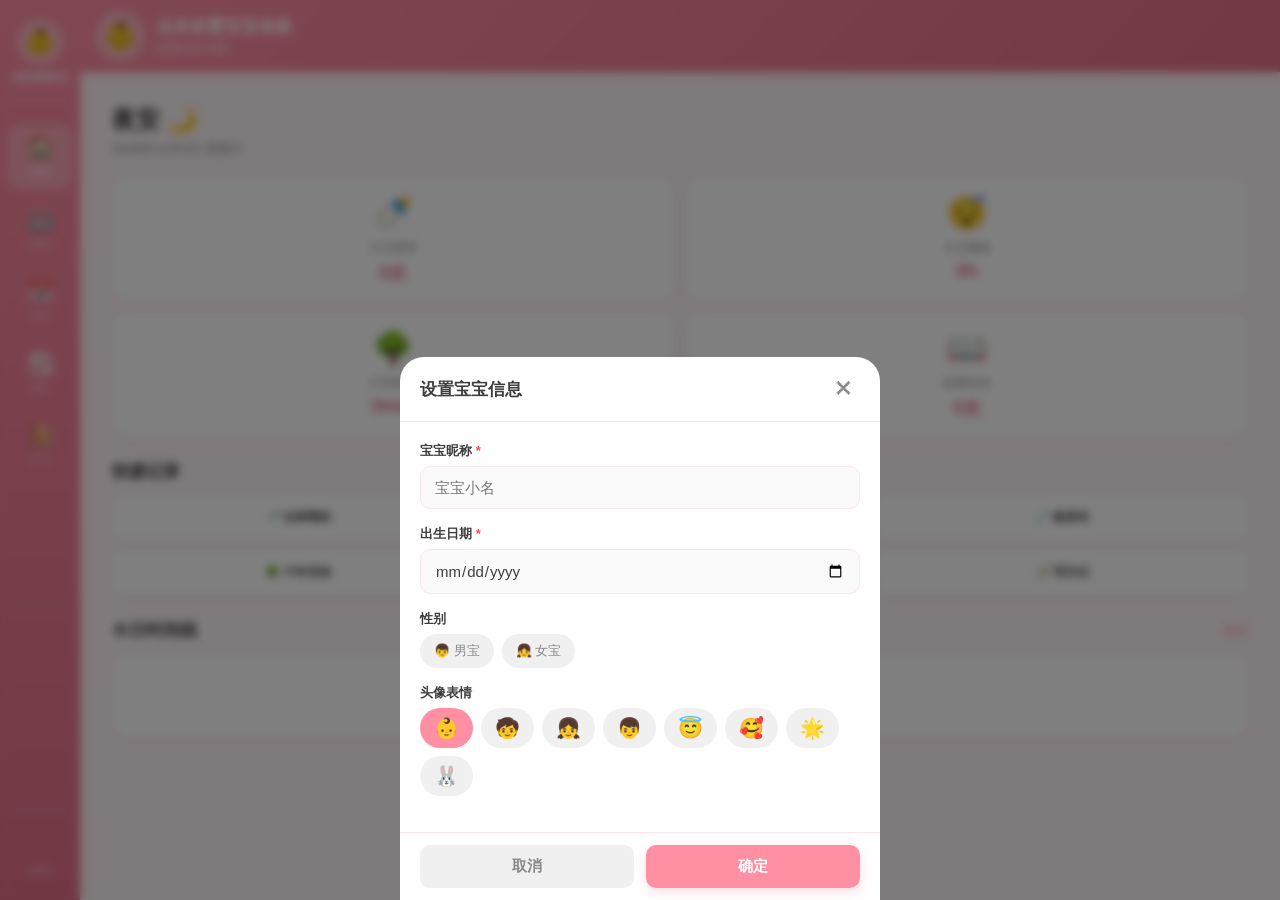
<file: baby.html>
<!DOCTYPE html>
<html lang="zh-CN">
<head>
    <meta charset="UTF-8">
    <meta name="viewport" content="width=device-width, initial-scale=1.0, maximum-scale=1.0, user-scalable=no, viewport-fit=cover">
    <meta name="theme-color" content="#FF8FA3">
    <meta name="apple-mobile-web-app-capable" content="yes">
    <meta name="apple-mobile-web-app-status-bar-style" content="default">
    <meta name="apple-mobile-web-app-title" content="宝宝成长">
    <meta name="description" content="记录宝宝成长的每一天">
    <link rel="manifest" href="[data-uri]">
    <link rel="apple-touch-icon" href="[data-uri]">
    <link rel="icon" type="image/png" href="[data-uri]">
    <style>/* ===== 基础重置 ===== */
* {
    margin: 0;
    padding: 0;
    box-sizing: border-box;
    -webkit-tap-highlight-color: transparent;
}

:root {
    --primary: #FF8FA3;
    --primary-light: #FFD0DC;
    --primary-dark: #E5738A;
    --secondary: #B5EAD7;
    --accent: #FFB7B2;
    --bg: #FFF5F7;
    --card-bg: #FFFFFF;
    --text: #3D3D3D;
    --text-light: #888888;
    --text-lighter: #BBBBBB;
    --border: #FFE4EC;
    --shadow: 0 2px 12px rgba(255, 143, 163, 0.1);
    --shadow-hover: 0 4px 20px rgba(255, 143, 163, 0.2);
    --radius: 16px;
    --radius-sm: 10px;
    --header-h: 80px;
    --nav-h: 64px;
    --safe-top: env(safe-area-inset-top, 0px);
    --safe-bottom: env(safe-area-inset-bottom, 0px);
}

html, body {
    height: 100%;
    overflow: hidden;
    font-family: -apple-system, BlinkMacSystemFont, 'Segoe UI', 'PingFang SC', 'Helvetica Neue', sans-serif;
    font-size: 15px;
    color: var(--text);
    background: var(--bg);
    -webkit-font-smoothing: antialiased;
    overscroll-behavior: none;
}

button {
    border: none;
    background: none;
    cursor: pointer;
    font-family: inherit;
    font-size: inherit;
    color: inherit;
}

input, textarea, select {
    font-family: inherit;
    font-size: inherit;
    -webkit-appearance: none;
    border-radius: 0;
}

#app {
    display: flex;
    flex-direction: column;
    height: 100vh;
    height: 100dvh;
    max-width: 480px;
    margin: 0 auto;
    position: relative;
}

/* ===== 顶部状态栏 ===== */
.app-header {
    flex-shrink: 0;
    background: linear-gradient(135deg, var(--primary) 0%, var(--primary-dark) 100%);
    padding: var(--safe-top) 16px 12px;
    padding-top: calc(var(--safe-top) + 12px);
    box-shadow: 0 2px 10px rgba(255, 143, 163, 0.3);
    z-index: 10;
}

.header-content {
    display: flex;
    align-items: center;
    justify-content: space-between;
}

.baby-info {
    display: flex;
    align-items: center;
    gap: 12px;
    flex: 1;
}

.baby-avatar {
    width: 48px;
    height: 48px;
    border-radius: 50%;
    background: rgba(255,255,255,0.3);
    display: flex;
    align-items: center;
    justify-content: center;
    font-size: 26px;
    border: 2px solid rgba(255,255,255,0.5);
}

.baby-details {
    color: #fff;
}

.baby-name {
    font-size: 17px;
    font-weight: 600;
    margin-bottom: 2px;
}

.baby-age {
    font-size: 12px;
    opacity: 0.9;
}

.header-settings {
    color: #fff;
    font-size: 24px;
    width: 40px;
    height: 40px;
    display: flex;
    align-items: center;
    justify-content: center;
    border-radius: 50%;
    transition: background 0.2s;
}

.header-settings:active {
    background: rgba(255,255,255,0.2);
}

/* ===== 主内容区 ===== */
.app-main {
    flex: 1;
    overflow-y: auto;
    overflow-x: hidden;
    -webkit-overflow-scrolling: touch;
    padding: 16px;
    padding-bottom: 16px;
}

.page {
    display: none;
    padding: 16px;
    animation: fadeIn 0.3s ease;
}

.page.active {
    display: block;
}

@keyframes fadeIn {
    from { opacity: 0; transform: translateY(8px); }
    to { opacity: 1; transform: translateY(0); }
}

/* ===== 首页 ===== */
.dashboard-greeting {
    font-size: 24px;
    font-weight: 700;
    color: var(--text);
    margin-bottom: 4px;
}

.dashboard-date {
    font-size: 13px;
    color: var(--text-light);
    margin-bottom: 20px;
}

.overview-cards {
    display: grid;
    grid-template-columns: 1fr 1fr;
    gap: 12px;
    margin-bottom: 24px;
}

.overview-card {
    background: var(--card-bg);
    border-radius: var(--radius);
    padding: 16px;
    box-shadow: var(--shadow);
    display: flex;
    flex-direction: column;
    align-items: center;
    gap: 4px;
    transition: transform 0.15s, box-shadow 0.15s;
    cursor: pointer;
}

.overview-card:active {
    transform: scale(0.96);
    box-shadow: var(--shadow-hover);
}

.overview-icon {
    font-size: 32px;
    margin-bottom: 4px;
}

.overview-label {
    font-size: 12px;
    color: var(--text-light);
}

.overview-value {
    font-size: 18px;
    font-weight: 700;
    color: var(--primary-dark);
}

.section-title {
    font-size: 17px;
    font-weight: 700;
    color: var(--text);
    margin-bottom: 12px;
    margin-top: 8px;
    display: flex;
    align-items: center;
    justify-content: space-between;
}

.section-action {
    font-size: 13px;
    font-weight: 400;
    color: var(--primary);
}

.quick-actions {
    display: grid;
    grid-template-columns: 1fr 1fr 1fr;
    gap: 10px;
    margin-bottom: 24px;
}

.quick-btn {
    background: var(--card-bg);
    border-radius: var(--radius-sm);
    padding: 14px 8px;
    font-size: 12px;
    font-weight: 600;
    color: var(--text);
    box-shadow: var(--shadow);
    transition: transform 0.15s, box-shadow 0.15s;
    text-align: center;
}

.quick-btn:active {
    transform: scale(0.95);
    box-shadow: var(--shadow-hover);
}

/* ===== 时间线 ===== */
.timeline {
    background: var(--card-bg);
    border-radius: var(--radius);
    padding: 12px 16px;
    box-shadow: var(--shadow);
    min-height: 80px;
}

.timeline-item {
    display: flex;
    align-items: flex-start;
    gap: 12px;
    padding: 10px 0;
    border-bottom: 1px solid var(--border);
    position: relative;
}

.timeline-item:last-child {
    border-bottom: none;
}

.timeline-time {
    font-size: 12px;
    color: var(--primary);
    font-weight: 600;
    white-space: nowrap;
    min-width: 44px;
}

.timeline-content {
    flex: 1;
    font-size: 14px;
    color: var(--text);
}

.timeline-content .timeline-icon {
    margin-right: 4px;
}

.empty-state {
    text-align: center;
    color: var(--text-lighter);
    font-size: 14px;
    padding: 20px 0;
}

/* ===== 健康档案 ===== */
.health-nav, .daily-nav {
    display: flex;
    gap: 8px;
    margin-bottom: 16px;
    overflow-x: auto;
    -webkit-overflow-scrolling: touch;
    scrollbar-width: none;
    padding-bottom: 4px;
}

.health-nav::-webkit-scrollbar, .daily-nav::-webkit-scrollbar {
    display: none;
}

.health-tab, .daily-tab {
    white-space: nowrap;
    padding: 8px 14px;
    border-radius: 20px;
    background: var(--card-bg);
    font-size: 13px;
    font-weight: 500;
    color: var(--text-light);
    box-shadow: var(--shadow);
    transition: all 0.2s;
}

.health-tab.active, .daily-tab.active {
    background: var(--primary);
    color: #fff;
}

.health-content, .daily-content {
    display: none;
}

.health-content.active, .daily-content.active {
    display: block;
}

/* ===== 日期选择器 ===== */
.daily-date-selector {
    display: flex;
    align-items: center;
    justify-content: center;
    gap: 16px;
    margin-bottom: 16px;
}

.date-arrow {
    width: 36px;
    height: 36px;
    border-radius: 50%;
    background: var(--card-bg);
    font-size: 22px;
    color: var(--primary);
    display: flex;
    align-items: center;
    justify-content: center;
    box-shadow: var(--shadow);
}

.date-arrow:active {
    background: var(--primary-light);
}

.date-display {
    font-size: 15px;
    font-weight: 600;
    color: var(--text);
}

/* ===== 记录列表 ===== */
.add-btn {
    width: 100%;
    background: var(--primary);
    color: #fff;
    padding: 12px;
    border-radius: var(--radius-sm);
    font-size: 15px;
    font-weight: 600;
    margin-bottom: 12px;
    box-shadow: 0 4px 12px rgba(255, 143, 163, 0.3);
    transition: transform 0.15s;
}

.add-btn:active {
    transform: scale(0.97);
}

.record-list {
    display: flex;
    flex-direction: column;
    gap: 10px;
}

.record-card {
    background: var(--card-bg);
    border-radius: var(--radius-sm);
    padding: 14px;
    box-shadow: var(--shadow);
    position: relative;
    overflow: hidden;
}

.record-card::before {
    content: '';
    position: absolute;
    left: 0;
    top: 0;
    bottom: 0;
    width: 4px;
    background: var(--primary);
}

.record-card[data-type="medical"]::before { background: #FF8FA3; }
.record-card[data-type="vaccine"]::before { background: #B5EAD7; }
.record-card[data-type="checkup"]::before { background: #C7CEEA; }
.record-card[data-type="medication"]::before { background: #FFB7B2; }

.record-card-header {
    display: flex;
    justify-content: space-between;
    align-items: flex-start;
    margin-bottom: 6px;
}

.record-title {
    font-size: 15px;
    font-weight: 600;
    color: var(--text);
}

.record-date {
    font-size: 12px;
    color: var(--text-light);
}

.record-detail {
    font-size: 13px;
    color: var(--text-light);
    line-height: 1.5;
}

.record-detail strong {
    color: var(--text);
    font-weight: 600;
}

.record-tags {
    display: flex;
    flex-wrap: wrap;
    gap: 6px;
    margin-top: 8px;
}

.record-tag {
    background: var(--primary-light);
    color: var(--primary-dark);
    padding: 2px 8px;
    border-radius: 10px;
    font-size: 11px;
    font-weight: 500;
}

.record-delete {
    position: absolute;
    top: 10px;
    right: 10px;
    color: var(--text-lighter);
    font-size: 16px;
    width: 28px;
    height: 28px;
    display: flex;
    align-items: center;
    justify-content: center;
    border-radius: 50%;
    transition: all 0.2s;
    opacity: 0.5;
}

.record-delete:active {
    opacity: 1;
    color: #ff4444;
}

/* ===== 成长发育 ===== */
.growth-section {
    margin-bottom: 24px;
}

.growth-section-title {
    font-size: 16px;
    font-weight: 700;
    margin-bottom: 10px;
    color: var(--text);
}

.growth-stats {
    display: flex;
    gap: 10px;
    margin-bottom: 12px;
}

.growth-stat-card {
    flex: 1;
    background: var(--card-bg);
    border-radius: var(--radius-sm);
    padding: 12px;
    text-align: center;
    box-shadow: var(--shadow);
}

.growth-stat-label {
    font-size: 12px;
    color: var(--text-light);
    margin-bottom: 4px;
}

.growth-stat-value {
    font-size: 20px;
    font-weight: 700;
    color: var(--primary-dark);
}

.growth-stat-unit {
    font-size: 12px;
    color: var(--text-light);
}

.chart-container {
    background: var(--card-bg);
    border-radius: var(--radius-sm);
    padding: 12px;
    box-shadow: var(--shadow);
    margin-bottom: 12px;
    height: 180px;
}

.chart-container canvas {
    width: 100% !important;
    height: 100% !important;
}

/* 里程碑 */
.milestone-list {
    display: flex;
    flex-direction: column;
    gap: 10px;
}

.milestone-card {
    background: var(--card-bg);
    border-radius: var(--radius-sm);
    padding: 14px;
    box-shadow: var(--shadow);
    display: flex;
    align-items: flex-start;
    gap: 12px;
    position: relative;
}

.milestone-icon {
    width: 40px;
    height: 40px;
    border-radius: 50%;
    background: var(--secondary);
    display: flex;
    align-items: center;
    justify-content: center;
    font-size: 20px;
    flex-shrink: 0;
}

.milestone-info {
    flex: 1;
}

.milestone-title {
    font-size: 15px;
    font-weight: 600;
    margin-bottom: 4px;
}

.milestone-date {
    font-size: 12px;
    color: var(--text-light);
}

.milestone-note {
    font-size: 13px;
    color: var(--text-light);
    margin-top: 4px;
    line-height: 1.4;
}

/* ===== 日记 ===== */
.diary-list {
    display: flex;
    flex-direction: column;
    gap: 12px;
}

.diary-card {
    background: var(--card-bg);
    border-radius: var(--radius);
    padding: 16px;
    box-shadow: var(--shadow);
    position: relative;
}

.diary-header {
    display: flex;
    justify-content: space-between;
    align-items: center;
    margin-bottom: 10px;
}

.diary-date {
    font-size: 13px;
    color: var(--primary);
    font-weight: 600;
}

.diary-mood {
    font-size: 22px;
}

.diary-content {
    font-size: 14px;
    color: var(--text);
    line-height: 1.6;
    white-space: pre-wrap;
}

.diary-images {
    display: grid;
    grid-template-columns: 1fr 1fr 1fr;
    gap: 6px;
    margin-top: 10px;
}

.diary-image {
    width: 100%;
    aspect-ratio: 1;
    object-fit: cover;
    border-radius: 8px;
}

/* ===== 左侧边栏导航 ===== */
#app {
    flex-direction: row !important;
    max-width: none !important;
    height: 100vh;
    height: 100dvh;
}

.main-wrapper {
    flex: 1;
    display: flex;
    flex-direction: column;
    min-width: 0;
    overflow: hidden;
    margin-left: 80px;
}

.sidebar-nav {
    position: fixed;
    left: 0;
    top: 0;
    bottom: 0;
    width: 80px;
    background: linear-gradient(180deg, #FF8FA3 0%, #E5738A 100%);
    display: flex;
    flex-direction: column;
    align-items: center;
    padding: 20px 0 12px;
    z-index: 100;
    box-shadow: 2px 0 12px rgba(255, 143, 163, 0.2);
}

.sidebar-header {
    display: flex;
    flex-direction: column;
    align-items: center;
    margin-bottom: 24px;
    padding-bottom: 16px;
    border-bottom: 1px solid rgba(255,255,255,0.2);
    width: 60px;
}

.sidebar-avatar {
    width: 44px;
    height: 44px;
    border-radius: 50%;
    background: rgba(255,255,255,0.3);
    display: flex;
    align-items: center;
    justify-content: center;
    font-size: 24px;
    border: 2px solid rgba(255,255,255,0.5);
    margin-bottom: 6px;
}

.sidebar-name {
    font-size: 11px;
    color: #fff;
    font-weight: 600;
    text-align: center;
    line-height: 1.3;
    word-break: break-all;
}

.sidebar-menu {
    flex: 1;
    display: flex;
    flex-direction: column;
    align-items: center;
    gap: 8px;
    width: 100%;
}

.sidebar-footer {
    padding-top: 12px;
    border-top: 1px solid rgba(255,255,255,0.2);
    width: 60px;
    display: flex;
    justify-content: center;
}

.nav-btn {
    display: flex;
    flex-direction: column;
    align-items: center;
    justify-content: center;
    gap: 4px;
    color: rgba(255,255,255,0.6);
    transition: all 0.2s;
    padding: 10px 4px;
    border-radius: 12px;
    width: 64px;
}

.nav-btn.active {
    color: #fff;
    background: rgba(255,255,255,0.25);
}

.nav-icon {
    font-size: 22px;
}

.nav-label {
    font-size: 10px;
    font-weight: 500;
}

/* ===== 模态框 ===== */
.modal-overlay {
    position: fixed;
    top: 0;
    left: 0;
    right: 0;
    bottom: 0;
    background: rgba(0,0,0,0.5);
    display: none;
    align-items: flex-end;
    justify-content: center;
    z-index: 100;
    backdrop-filter: blur(4px);
    -webkit-backdrop-filter: blur(4px);
}

.modal-overlay.active {
    display: flex;
    animation: fadeIn 0.2s ease;
}

.modal {
    background: var(--card-bg);
    width: 100%;
    max-width: 480px;
    max-height: 85vh;
    border-radius: 24px 24px 0 0;
    display: flex;
    flex-direction: column;
    animation: slideUp 0.3s cubic-bezier(0.4, 0, 0.2, 1);
    padding-bottom: var(--safe-bottom);
}

@keyframes slideUp {
    from { transform: translateY(100%); }
    to { transform: translateY(0); }
}

.modal-header {
    display: flex;
    justify-content: space-between;
    align-items: center;
    padding: 16px 20px;
    border-bottom: 1px solid var(--border);
}

.modal-title {
    font-size: 17px;
    font-weight: 700;
}

.modal-close {
    font-size: 20px;
    color: var(--text-light);
    width: 32px;
    height: 32px;
    display: flex;
    align-items: center;
    justify-content: center;
}

.modal-body {
    flex: 1;
    overflow-y: auto;
    padding: 20px;
}

.modal-footer {
    display: flex;
    gap: 12px;
    padding: 12px 20px;
    border-top: 1px solid var(--border);
}

.btn-cancel, .btn-confirm {
    flex: 1;
    padding: 12px;
    border-radius: var(--radius-sm);
    font-size: 15px;
    font-weight: 600;
}

.btn-cancel {
    background: #f0f0f0;
    color: var(--text-light);
}

.btn-confirm {
    background: var(--primary);
    color: #fff;
    box-shadow: 0 4px 12px rgba(255, 143, 163, 0.3);
}

.btn-confirm:active {
    transform: scale(0.97);
}

/* ===== 表单元素 ===== */
.form-group {
    margin-bottom: 16px;
}

.form-label {
    display: block;
    font-size: 13px;
    font-weight: 600;
    color: var(--text);
    margin-bottom: 6px;
}

.form-label .required {
    color: #ff4444;
}

.form-input, .form-textarea, .form-select {
    width: 100%;
    padding: 12px 14px;
    border: 1.5px solid var(--border);
    border-radius: var(--radius-sm);
    font-size: 15px;
    color: var(--text);
    background: #FAFAFA;
    transition: border-color 0.2s, background 0.2s;
}

.form-input:focus, .form-textarea:focus, .form-select:focus {
    outline: none;
    border-color: var(--primary);
    background: #fff;
}

.form-textarea {
    resize: none;
    min-height: 80px;
    line-height: 1.5;
}

.form-row {
    display: flex;
    gap: 12px;
}

.form-row .form-group {
    flex: 1;
}

.form-chips {
    display: flex;
    flex-wrap: wrap;
    gap: 8px;
}

.form-chip {
    padding: 8px 14px;
    border-radius: 20px;
    background: #f0f0f0;
    font-size: 13px;
    color: var(--text-light);
    transition: all 0.2s;
}

.form-chip.active {
    background: var(--primary);
    color: #fff;
}

.form-counter {
    display: flex;
    align-items: center;
    gap: 12px;
    justify-content: center;
}

.counter-btn {
    width: 36px;
    height: 36px;
    border-radius: 50%;
    background: var(--primary-light);
    color: var(--primary-dark);
    font-size: 20px;
    font-weight: 700;
    display: flex;
    align-items: center;
    justify-content: center;
}

.counter-value {
    font-size: 20px;
    font-weight: 700;
    min-width: 50px;
    text-align: center;
}

.image-upload {
    display: flex;
    flex-wrap: wrap;
    gap: 8px;
}

.image-upload-btn {
    width: 70px;
    height: 70px;
    border: 2px dashed var(--border);
    border-radius: var(--radius-sm);
    display: flex;
    align-items: center;
    justify-content: center;
    font-size: 28px;
    color: var(--text-lighter);
    background: #FAFAFA;
}

.image-upload-btn:active {
    border-color: var(--primary);
}

.image-preview {
    width: 70px;
    height: 70px;
    border-radius: var(--radius-sm);
    object-fit: cover;
    position: relative;
}

/* ===== Toast ===== */
.toast {
    position: fixed;
    top: 50%;
    left: 50%;
    transform: translate(-50%, -50%) scale(0.8);
    background: rgba(0,0,0,0.75);
    color: #fff;
    padding: 12px 24px;
    border-radius: 12px;
    font-size: 14px;
    z-index: 200;
    opacity: 0;
    pointer-events: none;
    transition: all 0.3s cubic-bezier(0.4, 0, 0.2, 1);
    white-space: nowrap;
}

.toast.show {
    opacity: 1;
    transform: translate(-50%, -50%) scale(1);
}

/* ===== 设置面板特殊样式 ===== */
.settings-section {
    margin-bottom: 20px;
}

.settings-section-title {
    font-size: 13px;
    font-weight: 600;
    color: var(--text-light);
    margin-bottom: 8px;
    text-transform: uppercase;
    letter-spacing: 0.5px;
}

.settings-item {
    display: flex;
    justify-content: space-between;
    align-items: center;
    padding: 14px 0;
    border-bottom: 1px solid var(--border);
}

.settings-item:last-child {
    border-bottom: none;
}

.settings-label {
    font-size: 15px;
    color: var(--text);
}

.settings-value {
    font-size: 14px;
    color: var(--text-light);
}

.danger-btn {
    width: 100%;
    padding: 12px;
    border-radius: var(--radius-sm);
    background: #fff0f0;
    color: #ff4444;
    font-size: 15px;
    font-weight: 600;
    margin-top: 20px;
}

/* ===== 安装提示 ===== */
.install-banner {
    position: fixed;
    bottom: 16px;
    left: 96px;
    right: 16px;
    max-width: 448px;
    margin: 0 auto;
    background: var(--card-bg);
    border-radius: var(--radius);
    padding: 14px 16px;
    box-shadow: 0 4px 20px rgba(0,0,0,0.15);
    display: none;
    align-items: center;
    gap: 12px;
    z-index: 50;
    animation: slideUp 0.3s ease;
}

.install-banner.show {
    display: flex;
}

.install-icon {
    font-size: 28px;
}

.install-text {
    flex: 1;
}

.install-title {
    font-size: 14px;
    font-weight: 600;
    color: var(--text);
}

.install-desc {
    font-size: 12px;
    color: var(--text-light);
    margin-top: 2px;
}

.install-action {
    background: var(--primary);
    color: #fff;
    padding: 8px 16px;
    border-radius: 20px;
    font-size: 13px;
    font-weight: 600;
}

.install-dismiss {
    color: var(--text-lighter);
    font-size: 18px;
    width: 28px;
    height: 28px;
    display: flex;
    align-items: center;
    justify-content: center;
}
</style>
    <title>宝宝成长记</title>
</head>
<body>
    <div id="app">
        <!-- 左侧边栏导航 -->
        <nav class="sidebar-nav">
            <div class="sidebar-header">
                <div class="sidebar-avatar" id="sidebarAvatar"></div>
                <div class="sidebar-name" id="sidebarName">宝宝成长记</div>
            </div>
            <div class="sidebar-menu">
                <button class="nav-btn active" data-page="dashboard">
                    <span class="nav-icon">🏠</span>
                    <span class="nav-label">首页</span>
                </button>
                <button class="nav-btn" data-page="health">
                    <span class="nav-icon">🏥</span>
                    <span class="nav-label">健康</span>
                </button>
                <button class="nav-btn" data-page="daily">
                    <span class="nav-icon">📅</span>
                    <span class="nav-label">日常</span>
                </button>
                <button class="nav-btn" data-page="growth">
                    <span class="nav-icon">📈</span>
                    <span class="nav-label">成长</span>
                </button>
                <button class="nav-btn" data-page="diary">
                    <span class="nav-icon">📔</span>
                    <span class="nav-label">日记</span>
                </button>
            </div>
            <div class="sidebar-footer">
                <button class="nav-btn" id="sidebarSettings">
                    <span class="nav-icon">️</span>
                    <span class="nav-label">设置</span>
                </button>
            </div>
        </nav>

        <!-- 主内容区 -->
        <div class="main-wrapper">
            <!-- 顶部状态栏 -->
            <header class="app-header">
                <div class="header-content">
                    <div class="baby-info" id="babyInfo">
                        <div class="baby-avatar" id="babyAvatar">👶</div>
                        <div class="baby-details">
                            <div class="baby-name" id="babyName">点击设置宝宝信息</div>
                            <div class="baby-age" id="babyAge">设置出生日期</div>
                        </div>
                    </div>
                </div>
            </header>

            <main class="app-main" id="mainContent">
            <!-- 首页仪表盘 -->
            <section class="page page-dashboard active" id="page-dashboard">
                <div class="dashboard-greeting" id="greeting">早安 👋</div>
                <div class="dashboard-date" id="todayDate"></div>

                <!-- 今日概览卡片 -->
                <div class="overview-cards">
                    <div class="overview-card" data-nav="feeding">
                        <div class="overview-icon">🍼</div>
                        <div class="overview-label">今日喂养</div>
                        <div class="overview-value" id="todayFeeding">0次</div>
                    </div>
                    <div class="overview-card" data-nav="sleep">
                        <div class="overview-icon">😴</div>
                        <div class="overview-label">今日睡眠</div>
                        <div class="overview-value" id="todaySleep">0h</div>
                    </div>
                    <div class="overview-card" data-nav="outdoor">
                        <div class="overview-icon">🌳</div>
                        <div class="overview-label">户外时间</div>
                        <div class="overview-value" id="todayOutdoor">0min</div>
                    </div>
                    <div class="overview-card" data-nav="story">
                        <div class="overview-icon">📖</div>
                        <div class="overview-label">故事时间</div>
                        <div class="overview-value" id="todayStory">0次</div>
                    </div>
                </div>

                <!-- 快捷操作 -->
                <div class="section-title">快捷记录</div>
                <div class="quick-actions">
                    <button class="quick-btn" data-action="quick-feed">🍼 记录喂奶</button>
                    <button class="quick-btn" data-action="quick-sleep">😴 记录睡眠</button>
                    <button class="quick-btn" data-action="quick-diaper">🧷 换尿布</button>
                    <button class="quick-btn" data-action="quick-outdoor">🌳 户外活动</button>
                    <button class="quick-btn" data-action="quick-story">📖 故事时间</button>
                    <button class="quick-btn" data-action="quick-diary">📝 写日记</button>
                </div>

                <!-- 今日时间线 -->
                <div class="section-title">
                    今日时间线
                    <span class="section-action" id="clearTodayTimeline">清空</span>
                </div>
                <div class="timeline" id="todayTimeline">
                    <div class="empty-state">还没有记录，点击上方按钮开始吧</div>
                </div>
            </section>

            <!-- 健康档案页 -->
            <section class="page" id="page-health">
                <div class="section-title">健康档案</div>
                <div class="health-nav">
                    <button class="health-tab active" data-tab="medical">🏥 就医记录</button>
                    <button class="health-tab" data-tab="vaccine">💉 疫苗接种</button>
                    <button class="health-tab" data-tab="checkup">📋 儿保体检</button>
                    <button class="health-tab" data-tab="medication">💊 用药记录</button>
                </div>

                <!-- 就医记录 -->
                <div class="health-content active" id="tab-medical">
                    <button class="add-btn" data-add="medical">+ 添加就医记录</button>
                    <div class="record-list" id="medicalList"></div>
                </div>

                <!-- 疫苗接种 -->
                <div class="health-content" id="tab-vaccine">
                    <button class="add-btn" data-add="vaccine">+ 添加疫苗记录</button>
                    <div class="record-list" id="vaccineList"></div>
                </div>

                <!-- 儿保体检 -->
                <div class="health-content" id="tab-checkup">
                    <button class="add-btn" data-add="checkup">+ 添加体检记录</button>
                    <div class="record-list" id="checkupList"></div>
                </div>

                <!-- 用药记录 -->
                <div class="health-content" id="tab-medication">
                    <button class="add-btn" data-add="medication">+ 添加用药记录</button>
                    <div class="record-list" id="medicationList"></div>
                </div>
            </section>

            <!-- 日常记录页 -->
            <section class="page" id="page-daily">
                <div class="section-title">日常记录</div>
                <div class="daily-date-selector">
                    <button class="date-arrow" id="prevDay">‹</button>
                    <div class="date-display" id="dailyDate"></div>
                    <button class="date-arrow" id="nextDay">›</button>
                </div>

                <div class="daily-nav">
                    <button class="daily-tab active" data-dtab="feeding">🍼 喂养</button>
                    <button class="daily-tab" data-dtab="sleep">😴 睡眠</button>
                    <button class="daily-tab" data-dtab="outdoor">🌳 户外</button>
                    <button class="daily-tab" data-dtab="story">📖 故事</button>
                    <button class="daily-tab" data-dtab="diaper">🧷 尿布</button>
                    <button class="daily-tab" data-dtab="bath">🛁 洗澡</button>
                </div>

                <div class="daily-content active" id="dtab-feeding">
                    <button class="add-btn" data-dadd="feeding">+ 记录喂养</button>
                    <div class="record-list" id="feedingList"></div>
                </div>
                <div class="daily-content" id="dtab-sleep">
                    <button class="add-btn" data-dadd="sleep">+ 记录睡眠</button>
                    <div class="record-list" id="sleepList"></div>
                </div>
                <div class="daily-content" id="dtab-outdoor">
                    <button class="add-btn" data-dadd="outdoor">+ 记录户外</button>
                    <div class="record-list" id="outdoorList"></div>
                </div>
                <div class="daily-content" id="dtab-story">
                    <button class="add-btn" data-dadd="story">+ 记录故事</button>
                    <div class="record-list" id="storyList"></div>
                </div>
                <div class="daily-content" id="dtab-diaper">
                    <button class="add-btn" data-dadd="diaper">+ 记录尿布</button>
                    <div class="record-list" id="diaperList"></div>
                </div>
                <div class="daily-content" id="dtab-bath">
                    <button class="add-btn" data-dadd="bath">+ 记录洗澡</button>
                    <div class="record-list" id="bathList"></div>
                </div>
            </section>

            <!-- 成长发育页 -->
            <section class="page" id="page-growth">
                <div class="section-title">成长发育</div>

                <!-- 身高体重 -->
                <div class="growth-section">
                    <div class="growth-section-title">📏 身高体重</div>
                    <button class="add-btn" data-add="growth">+ 记录身高体重</button>
                    <div class="growth-stats" id="growthStats"></div>
                    <div class="chart-container">
                        <canvas id="growthChart"></canvas>
                    </div>
                    <div class="record-list" id="growthList"></div>
                </div>

                <!-- 发育里程碑 -->
                <div class="growth-section">
                    <div class="growth-section-title">⭐ 发育里程碑</div>
                    <button class="add-btn" data-add="milestone">+ 记录里程碑</button>
                    <div class="milestone-list" id="milestoneList"></div>
                </div>

                <!-- 运动发展 -->
                <div class="growth-section">
                    <div class="growth-section-title">🏃 运动发展</div>
                    <button class="add-btn" data-add="motor">+ 记录运动发展</button>
                    <div class="record-list" id="motorList"></div>
                </div>
            </section>

            <!-- 日记相册页 -->
            <section class="page" id="page-diary">
                <div class="section-title">成长日记</div>
                <button class="add-btn" data-add="diary">+ 写新日记</button>
                <div class="diary-list" id="diaryList"></div>
            </section>
        </main>
        </div>
    </div>

    <!-- 模态框 -->
    <div class="modal-overlay" id="modalOverlay">
        <div class="modal" id="modal">
            <div class="modal-header">
                <div class="modal-title" id="modalTitle">标题</div>
                <button class="modal-close" id="modalClose">✕</button>
            </div>
            <div class="modal-body" id="modalBody"></div>
            <div class="modal-footer">
                <button class="btn-cancel" id="modalCancel">取消</button>
                <button class="btn-confirm" id="modalConfirm">确定</button>
            </div>
        </div>
    </div>

    <!-- Toast提示 -->
    <div class="toast" id="toast"></div>

    <script>
/**
 * 存储模块 - 使用 localStorage 持久化数据
 */

const Storage = {
    DB_KEY: 'baby_tracker_db',

    // 默认数据结构
    getDefaultDB() {
        return {
            baby: {
                name: '',
                gender: '',
                birthDate: '',
                avatar: '👶'
            },
            medical: [],      // 就医记录
            vaccine: [],      // 疫苗接种
            checkup: [],      // 儿保体检
            medication: [],   // 用药记录
            feeding: [],      // 喂养记录
            sleep: [],        // 睡眠记录
            outdoor: [],      // 户外活动
            story: [],        // 故事时间
            diaper: [],       // 尿布记录
            bath: [],         // 洗澡记录
            growth: [],       // 身高体重
            milestone: [],    // 发育里程碑
            motor: [],        // 运动发展
            diary: [],        // 成长日记
            timeline: {},     // 按日期组织的每日时间线 { '2024-01-01': [...] }
            settings: {
                storyTime: '20:00',    // 默认故事时间
                outdoorGoal: 120,       // 户外目标分钟
                sleepGoal: 14,          // 睡眠目标小时
            }
        };
    },

    // 读取数据库
    load() {
        try {
            const data = localStorage.getItem(this.DB_KEY);
            if (!data) {
                const defaultDB = this.getDefaultDB();
                this.save(defaultDB);
                return defaultDB;
            }
            const db = JSON.parse(data);
            // 合并默认值，防止旧数据缺少新字段
            const defaults = this.getDefaultDB();
            return { ...defaults, ...db, baby: { ...defaults.baby, ...db.baby }, settings: { ...defaults.settings, ...db.settings } };
        } catch (e) {
            console.error('数据加载失败', e);
            return this.getDefaultDB();
        }
    },

    // 保存数据库
    save(db) {
        try {
            localStorage.setItem(this.DB_KEY, JSON.stringify(db));
        } catch (e) {
            console.error('数据保存失败', e);
            alert('存储空间不足，请清理旧数据');
        }
    },

    // 添加记录
    add(type, data) {
        const db = this.load();
        const record = {
            id: Date.now() + '-' + Math.random().toString(36).substr(2, 6),
            createdAt: new Date().toISOString(),
            ...data
        };
        if (!db[type]) db[type] = [];
        db[type].unshift(record);
        this.save(db);
        return record;
    },

    // 删除记录
    delete(type, id) {
        const db = this.load();
        if (!db[type]) return;
        db[type] = db[type].filter(r => r.id !== id);
        this.save(db);
    },

    // 更新记录
    update(type, id, data) {
        const db = this.load();
        if (!db[type]) return;
        const idx = db[type].findIndex(r => r.id === id);
        if (idx >= 0) {
            db[type][idx] = { ...db[type][idx], ...data };
            this.save(db);
        }
    },

    // 获取某类型所有记录
    getAll(type) {
        const db = this.load();
        return db[type] || [];
    },

    // 按日期获取记录
    getByDate(type, dateStr) {
        const db = this.load();
        return (db[type] || []).filter(r => r.date === dateStr);
    },

    // 获取今天的记录
    getToday(type) {
        return this.getByDate(type, Utils.todayStr());
    },

    // 更新宝宝信息
    updateBaby(baby) {
        const db = this.load();
        db.baby = { ...db.baby, ...baby };
        this.save(db);
    },

    // 更新设置
    updateSettings(settings) {
        const db = this.load();
        db.settings = { ...db.settings, ...settings };
        this.save(db);
    },

    // 导出数据
    export() {
        return JSON.stringify(this.load(), null, 2);
    },

    // 导入数据
    import(jsonStr) {
        const data = JSON.parse(jsonStr);
        this.save(data);
    },

    // 清空所有数据
    clear() {
        localStorage.removeItem(this.DB_KEY);
    }
};

// 工具函数
const Utils = {
    // 今天的日期字符串
    todayStr() {
        return this.dateStr(new Date());
    },

    // 日期对象转字符串
    dateStr(date) {
        const y = date.getFullYear();
        const m = String(date.getMonth() + 1).padStart(2, '0');
        const d = String(date.getDate()).padStart(2, '0');
        return `${y}-${m}-${d}`;
    },

    // 格式化日期显示
    formatDate(dateStr, withWeek = true) {
        if (!dateStr) return '';
        const date = new Date(dateStr);
        const month = date.getMonth() + 1;
        const day = date.getDate();
        let result = `${month}月${day}日`;
        if (withWeek) {
            const weeks = ['日', '一', '二', '三', '四', '五', '六'];
            result += ` 周${weeks[date.getDay()]}`;
        }
        return result;
    },

    // 格式化完整日期
    formatDateFull(dateStr) {
        if (!dateStr) return '';
        const date = new Date(dateStr);
        return `${date.getFullYear()}年${date.getMonth() + 1}月${date.getDate()}日`;
    },

    // 格式化时间
    formatTime(timeStr) {
        if (!timeStr) return '';
        return timeStr.substring(0, 5);
    },

    // 计算宝宝年龄
    calcAge(birthDate) {
        if (!birthDate) return '';
        const birth = new Date(birthDate);
        const now = new Date();
        const diffMs = now - birth;
        if (diffMs < 0) return '未出生';

        const days = Math.floor(diffMs / (1000 * 60 * 60 * 24));
        const months = Math.floor(days / 30.44);
        const years = Math.floor(months / 12);

        if (years > 0) {
            const remainMonths = months % 12;
            return remainMonths > 0 ? `${years}岁${remainMonths}个月` : `${years}岁`;
        } else if (months > 0) {
            const remainDays = days - Math.floor(months * 30.44);
            return remainDays > 0 ? `${months}个月${remainDays}天` : `${months}个月`;
        } else {
            return `${days}天`;
        }
    },

    // 计算天数差
    daysDiff(dateStr1, dateStr2) {
        const d1 = new Date(dateStr1);
        const d2 = new Date(dateStr2);
        return Math.floor((d2 - d1) / (1000 * 60 * 60 * 24));
    },

    // 获取问候语
    getGreeting() {
        const hour = new Date().getHours();
        if (hour < 6) return '夜安 🌙';
        if (hour < 11) return '早安 ☀️';
        if (hour < 14) return '中午好 🌤️';
        if (hour < 18) return '下午好 🌅';
        if (hour < 22) return '晚上好 🌙';
        return '夜深了 💤';
    },

    // 获取当前时间 HH:MM
    nowTime() {
        const now = new Date();
        return `${String(now.getHours()).padStart(2, '0')}:${String(now.getMinutes()).padStart(2, '0')}`;
    },

    // 日期加减
    addDays(dateStr, days) {
        const date = new Date(dateStr);
        date.setDate(date.getDate() + days);
        return this.dateStr(date);
    },

    // 判断是否今天
    isToday(dateStr) {
        return dateStr === this.todayStr();
    }
};

/**
 * 宝宝成长记 - 主应用逻辑
 */

const App = {
    currentDate: Utils.todayStr(),  // 日常记录当前查看日期
    modalCallback: null,             // 模态框确认回调
    deferredPrompt: null,            // PWA安装事件

    init() {
        this.bindEvents();
        this.checkBabyInfo();
        this.renderDashboard();
        this.renderAll();
        this.registerSW();
        this.showInstallPrompt();
    },

    // ===== 事件绑定 =====
    bindEvents() {
        // 侧边栏导航 - 只绑定菜单里的 nav-btn
        document.querySelectorAll('.sidebar-menu .nav-btn').forEach(btn => {
            btn.addEventListener('click', () => this.switchPage(btn.dataset.page));
        });

        // 侧边栏设置按钮
        const sidebarSettings = document.getElementById('sidebarSettings');
        if (sidebarSettings) {
            sidebarSettings.addEventListener('click', () => this.showSettings());
        }

        // 概览卡片跳转
        document.querySelectorAll('.overview-card').forEach(card => {
            card.addEventListener('click', () => {
                const nav = card.dataset.nav;
                this.switchPage('daily');
                // 切换到对应tab
                setTimeout(() => this.switchDailyTab(nav), 100);
            });
        });

        // 快捷操作
        document.querySelectorAll('.quick-btn').forEach(btn => {
            btn.addEventListener('click', () => this.handleQuickAction(btn.dataset.action));
        });

        // 清空今日时间线
        document.getElementById('clearTodayTimeline').addEventListener('click', () => this.clearTodayTimeline());

        // 宝宝信息
        document.getElementById('babyInfo').addEventListener('click', () => this.showBabyInfoForm());

        // 健康档案tab切换
        document.querySelectorAll('.health-tab').forEach(tab => {
            tab.addEventListener('click', () => this.switchHealthTab(tab.dataset.tab));
        });

        // 日常记录tab切换
        document.querySelectorAll('.daily-tab').forEach(tab => {
            tab.addEventListener('click', () => this.switchDailyTab(tab.dataset.dtab));
        });

        // 日期切换
        document.getElementById('prevDay').addEventListener('click', () => this.changeDay(-1));
        document.getElementById('nextDay').addEventListener('click', () => this.changeDay(1));

        // 健康记录添加按钮
        document.querySelectorAll('[data-add]').forEach(btn => {
            btn.addEventListener('click', () => this.showAddForm(btn.dataset.add));
        });

        // 日常记录添加按钮
        document.querySelectorAll('[data-dadd]').forEach(btn => {
            btn.addEventListener('click', () => this.showDailyAddForm(btn.dataset.dadd));
        });

        // 模态框
        document.getElementById('modalClose').addEventListener('click', () => this.closeModal());
        document.getElementById('modalCancel').addEventListener('click', () => this.closeModal());
        document.getElementById('modalOverlay').addEventListener('click', (e) => {
            if (e.target.id === 'modalOverlay') this.closeModal();
        });
        document.getElementById('modalConfirm').addEventListener('click', () => this.confirmModal());

        // PWA安装
        window.addEventListener('beforeinstallprompt', (e) => {
            e.preventDefault();
            this.deferredPrompt = e;
            this.showInstallBanner();
        });
    },

    // ===== 页面切换 =====
    switchPage(pageName) {
        document.querySelectorAll('.page').forEach(p => p.classList.remove('active'));
        document.getElementById(`page-${pageName}`).classList.add('active');
        document.querySelectorAll('.sidebar-menu .nav-btn').forEach(b => b.classList.remove('active'));
        document.querySelector(`.sidebar-menu .nav-btn[data-page="${pageName}"]`).classList.add('active');
        document.querySelector('.app-main').scrollTop = 0;

        // 渲染对应页面
        if (pageName === 'dashboard') this.renderDashboard();
        if (pageName === 'health') this.renderHealth();
        if (pageName === 'daily') this.renderDaily();
        if (pageName === 'growth') this.renderGrowth();
        if (pageName === 'diary') this.renderDiary();
    },

    // ===== 检查宝宝信息 =====
    checkBabyInfo() {
        const db = Storage.load();
        if (!db.baby.name || !db.baby.birthDate) {
            this.showBabyInfoForm(true);
        }
    },

    // ===== 渲染所有页面 =====
    renderAll() {
        this.renderBabyInfo();
    },

    // ===== 渲染宝宝信息 =====
    renderBabyInfo() {
        const db = Storage.load();
        document.getElementById('babyAvatar').textContent = db.baby.avatar || '👶';
        const sidebarAvatar = document.getElementById('sidebarAvatar');
        if (sidebarAvatar) sidebarAvatar.textContent = db.baby.avatar || '👶';
        if (db.baby.name) {
            document.getElementById('babyName').textContent = db.baby.name;
            const sidebarName = document.getElementById('sidebarName');
            if (sidebarName) sidebarName.textContent = db.baby.name;
        }
        if (db.baby.birthDate) {
            document.getElementById('babyAge').textContent = Utils.calcAge(db.baby.birthDate);
        }
    },

    // ===== 首页仪表盘 =====
    renderDashboard() {
        document.getElementById('greeting').textContent = Utils.getGreeting();
        const today = new Date();
        const weeks = ['星期日', '星期一', '星期二', '星期三', '星期四', '星期五', '星期六'];
        document.getElementById('todayDate').textContent =
            `${today.getFullYear()}年${today.getMonth()+1}月${today.getDate()}日 ${weeks[today.getDay()]}`;

        // 今日概览
        const feedings = Storage.getToday('feeding');
        const sleeps = Storage.getToday('sleep');
        const outdoors = Storage.getToday('outdoor');
        const stories = Storage.getToday('story');

        document.getElementById('todayFeeding').textContent = `${feedings.length}次`;
        // 睡眠总时长
        let sleepMins = 0;
        sleeps.forEach(s => {
            if (s.duration) sleepMins += parseInt(s.duration) || 0;
        });
        document.getElementById('todaySleep').textContent = sleepMins > 0 ?
            `${(sleepMins/60).toFixed(1)}h` : '0h';
        // 户外总时长
        let outdoorMins = 0;
        outdoors.forEach(o => {
            if (o.duration) outdoorMins += parseInt(o.duration) || 0;
        });
        document.getElementById('todayOutdoor').textContent = `${outdoorMins}min`;
        document.getElementById('todayStory').textContent = `${stories.length}次`;

        // 今日时间线
        this.renderTimeline();
    },

    renderTimeline() {
        const db = Storage.load();
        const today = Utils.todayStr();
        const allRecords = [];

        // 收集今日所有记录
        ['feeding', 'sleep', 'outdoor', 'story', 'diaper', 'bath'].forEach(type => {
            const records = Storage.getByDate(type, today);
            records.forEach(r => {
                allRecords.push({ ...r, _type: type });
            });
        });

        // 按时间排序
        allRecords.sort((a, b) => (b.time || '').localeCompare(a.time || ''));

        const container = document.getElementById('todayTimeline');
        if (allRecords.length === 0) {
            container.innerHTML = '<div class="empty-state">还没有记录，点击上方按钮开始吧</div>';
            return;
        }

        const typeMap = {
            feeding: { icon: '🍼', label: '喂奶' },
            sleep: { icon: '😴', label: '睡眠' },
            outdoor: { icon: '🌳', label: '户外' },
            story: { icon: '📖', label: '故事' },
            diaper: { icon: '🧷', label: '尿布' },
            bath: { icon: '🛁', label: '洗澡' }
        };

        container.innerHTML = allRecords.map(r => {
            const info = typeMap[r._type];
            let detail = '';
            if (r._type === 'feeding') {
                detail = `${r.feedType || ''} ${r.amount || ''}${r.unit || ''}`;
            } else if (r._type === 'sleep') {
                detail = `${r.duration || 0}分钟`;
            } else if (r._type === 'outdoor') {
                detail = `${r.duration || 0}分钟 ${r.activity || ''}`;
            } else if (r._type === 'story') {
                detail = r.bookName || r.content || '';
            } else if (r._type === 'diaper') {
                detail = r.diaperType || '';
            } else if (r._type === 'bath') {
                detail = r.duration ? `${r.duration}分钟` : '';
            }

            return `
                <div class="timeline-item">
                    <div class="timeline-time">${r.time || ''}</div>
                    <div class="timeline-content">
                        <span class="timeline-icon">${info.icon}</span>
                        <strong>${info.label}</strong>
                        ${detail ? ' · ' + detail : ''}
                        ${r.note ? '<br><small style="color:#999">' + r.note + '</small>' : ''}
                    </div>
                </div>
            `;
        }).join('');
    },

    clearTodayTimeline() {
        if (!confirm('确定清空今日所有日常记录吗？（健康档案不受影响）')) return;
        const today = Utils.todayStr();
        const db = Storage.load();
        ['feeding', 'sleep', 'outdoor', 'story', 'diaper', 'bath'].forEach(type => {
            db[type] = db[type].filter(r => r.date !== today);
        });
        Storage.save(db);
        this.renderDashboard();
        this.toast('已清空今日记录');
    },

    // ===== 快捷操作 =====
    handleQuickAction(action) {
        const handlers = {
            'quick-feed': () => this.showDailyAddForm('feeding'),
            'quick-sleep': () => this.showDailyAddForm('sleep'),
            'quick-diaper': () => this.showDailyAddForm('diaper'),
            'quick-outdoor': () => this.showDailyAddForm('outdoor'),
            'quick-story': () => this.showDailyAddForm('story'),
            'quick-diary': () => this.showAddForm('diary')
        };
        if (handlers[action]) handlers[action]();
    },

    // ===== 健康档案 =====
    switchHealthTab(tab) {
        document.querySelectorAll('.health-tab').forEach(t => t.classList.remove('active'));
        document.querySelectorAll('.health-content').forEach(c => c.classList.remove('active'));
        document.querySelector(`.health-tab[data-tab="${tab}"]`).classList.add('active');
        document.getElementById(`tab-${tab}`).classList.add('active');
    },

    renderHealth() {
        this.renderMedical();
        this.renderVaccine();
        this.renderCheckup();
        this.renderMedication();
    },

    renderMedical() {
        const records = Storage.getAll('medical');
        const container = document.getElementById('medicalList');
        if (records.length === 0) {
            container.innerHTML = '<div class="empty-state">暂无就医记录</div>';
            return;
        }
        container.innerHTML = records.map(r => `
            <div class="record-card" data-type="medical">
                <div class="record-card-header">
                    <div class="record-title">${this.escape(r.hospital || '就医')} - ${this.escape(r.department || '')}</div>
                    <div class="record-date">${Utils.formatDateFull(r.date)}</div>
                </div>
                <div class="record-detail">
                    <strong>症状：</strong>${this.escape(r.symptom || '未记录')}<br>
                    <strong>诊断：</strong>${this.escape(r.diagnosis || '未记录')}<br>
                    ${r.prescription ? '<strong>处方：</strong>' + this.escape(r.prescription) + '<br>' : ''}
                    ${r.note ? '<strong>备注：</strong>' + this.escape(r.note) : ''}
                </div>
                <div class="record-tags">
                    ${r.doctor ? `<span class="record-tag">医生: ${this.escape(r.doctor)}</span>` : ''}
                </div>
                <button class="record-delete" onclick="App.deleteRecord('medical','${r.id}')">🗑</button>
            </div>
        `).join('');
    },

    renderVaccine() {
        const records = Storage.getAll('vaccine');
        const container = document.getElementById('vaccineList');
        if (records.length === 0) {
            container.innerHTML = '<div class="empty-state">暂无疫苗记录</div>';
            return;
        }
        container.innerHTML = records.map(r => `
            <div class="record-card" data-type="vaccine">
                <div class="record-card-header">
                    <div class="record-title">💉 ${this.escape(r.vaccineName || '疫苗')}</div>
                    <div class="record-date">${Utils.formatDateFull(r.date)}</div>
                </div>
                <div class="record-detail">
                    ${r.dose ? '<strong>剂次：</strong>' + this.escape(r.dose) + '<br>' : ''}
                    ${r.location ? '<strong>接种地点：</strong>' + this.escape(r.location) + '<br>' : ''}
                    ${r.batchNo ? '<strong>批号：</strong>' + this.escape(r.batchNo) + '<br>' : ''}
                    ${r.reaction ? '<strong>反应：</strong>' + this.escape(r.reaction) : ''}
                </div>
                <button class="record-delete" onclick="App.deleteRecord('vaccine','${r.id}')">🗑</button>
            </div>
        `).join('');
    },

    renderCheckup() {
        const records = Storage.getAll('checkup');
        const container = document.getElementById('checkupList');
        if (records.length === 0) {
            container.innerHTML = '<div class="empty-state">暂无儿保体检记录</div>';
            return;
        }
        container.innerHTML = records.map(r => `
            <div class="record-card" data-type="checkup">
                <div class="record-card-header">
                    <div class="record-title">📋 ${this.escape(r.age || '')} 儿保体检</div>
                    <div class="record-date">${Utils.formatDateFull(r.date)}</div>
                </div>
                <div class="record-detail">
                    ${r.height ? '<strong>身高：</strong>' + r.height + 'cm<br>' : ''}
                    ${r.weight ? '<strong>体重：</strong>' + r.weight + 'kg<br>' : ''}
                    ${r.headCircumference ? '<strong>头围：</strong>' + r.headCircumference + 'cm<br>' : ''}
                    ${r.result ? '<strong>结果：</strong>' + this.escape(r.result) + '<br>' : ''}
                    ${r.advice ? '<strong>建议：</strong>' + this.escape(r.advice) : ''}
                </div>
                <button class="record-delete" onclick="App.deleteRecord('checkup','${r.id}')">🗑</button>
            </div>
        `).join('');
    },

    renderMedication() {
        const records = Storage.getAll('medication');
        const container = document.getElementById('medicationList');
        if (records.length === 0) {
            container.innerHTML = '<div class="empty-state">暂无用药记录</div>';
            return;
        }
        container.innerHTML = records.map(r => `
            <div class="record-card" data-type="medication">
                <div class="record-card-header">
                    <div class="record-title">💊 ${this.escape(r.medicineName || '用药')}</div>
                    <div class="record-date">${Utils.formatDateFull(r.date)}</div>
                </div>
                <div class="record-detail">
                    ${r.dosage ? '<strong>用量：</strong>' + this.escape(r.dosage) + '<br>' : ''}
                    ${r.frequency ? '<strong>频次：</strong>' + this.escape(r.frequency) + '<br>' : ''}
                    ${r.reason ? '<strong>原因：</strong>' + this.escape(r.reason) + '<br>' : ''}
                    ${r.note ? '<strong>备注：</strong>' + this.escape(r.note) : ''}
                </div>
                <button class="record-delete" onclick="App.deleteRecord('medication','${r.id}')">🗑</button>
            </div>
        `).join('');
    },

    // ===== 日常记录 =====
    switchDailyTab(tab) {
        document.querySelectorAll('.daily-tab').forEach(t => t.classList.remove('active'));
        document.querySelectorAll('.daily-content').forEach(c => c.classList.remove('active'));
        document.querySelector(`.daily-tab[data-dtab="${tab}"]`).classList.add('active');
        document.getElementById(`dtab-${tab}`).classList.add('active');
    },

    changeDay(delta) {
        this.currentDate = Utils.addDays(this.currentDate, delta);
        this.renderDaily();
    },

    renderDaily() {
        document.getElementById('dailyDate').textContent = Utils.formatDate(this.currentDate);
        this.renderFeeding();
        this.renderSleep();
        this.renderOutdoor();
        this.renderStory();
        this.renderDiaper();
        this.renderBath();
    },

    renderFeeding() {
        const records = Storage.getByDate('feeding', this.currentDate);
        const container = document.getElementById('feedingList');
        if (records.length === 0) {
            container.innerHTML = '<div class="empty-state">暂无喂养记录</div>';
            return;
        }
        const feedTypeMap = { breast: '🤱 母乳', formula: '🍼 配方奶', solid: '🥣 辅食', water: '💧 喝水', snack: '🍪 零食' };
        container.innerHTML = records.map(r => `
            <div class="record-card" data-type="feeding">
                <div class="record-card-header">
                    <div class="record-title">${feedTypeMap[r.feedType] || r.feedType || '喂养'}</div>
                    <div class="record-date">${r.time || ''}</div>
                </div>
                <div class="record-detail">
                    ${r.amount ? '<strong>量：</strong>' + r.amount + (r.unit || 'ml') + '<br>' : ''}
                    ${r.duration ? '<strong>时长：</strong>' + r.duration + '分钟<br>' : ''}
                    ${r.foodName ? '<strong>食物：</strong>' + this.escape(r.foodName) + '<br>' : ''}
                    ${r.note ? '<strong>备注：</strong>' + this.escape(r.note) : ''}
                </div>
                <button class="record-delete" onclick="App.deleteRecord('feeding','${r.id}')">🗑</button>
            </div>
        `).join('');
    },

    renderSleep() {
        const records = Storage.getByDate('sleep', this.currentDate);
        const container = document.getElementById('sleepList');
        if (records.length === 0) {
            container.innerHTML = '<div class="empty-state">暂无睡眠记录</div>';
            return;
        }
        const sleepTypeMap = { night: '🌙 夜间睡眠', nap: '☀️ 白天小睡' };
        let totalMins = 0;
        records.forEach(r => totalMins += parseInt(r.duration) || 0);
        container.innerHTML = `
            <div class="growth-stat-card" style="margin-bottom:12px">
                <div class="growth-stat-label">本日总睡眠</div>
                <div class="growth-stat-value">${(totalMins/60).toFixed(1)}<span class="growth-stat-unit"> 小时</span></div>
            </div>
        ` + records.map(r => `
            <div class="record-card" data-type="sleep">
                <div class="record-card-header">
                    <div class="record-title">${sleepTypeMap[r.sleepType] || '睡眠'}</div>
                    <div class="record-date">${r.time || ''}</div>
                </div>
                <div class="record-detail">
                    <strong>时长：</strong>${r.duration || 0}分钟<br>
                    ${r.quality ? '<strong>质量：</strong>' + this.escape(r.quality) + '<br>' : ''}
                    ${r.note ? '<strong>备注：</strong>' + this.escape(r.note) : ''}
                </div>
                <button class="record-delete" onclick="App.deleteRecord('sleep','${r.id}')">🗑</button>
            </div>
        `).join('');
    },

    renderOutdoor() {
        const records = Storage.getByDate('outdoor', this.currentDate);
        const container = document.getElementById('outdoorList');
        if (records.length === 0) {
            container.innerHTML = '<div class="empty-state">暂无户外活动记录</div>';
            return;
        }
        let totalMins = 0;
        records.forEach(r => totalMins += parseInt(r.duration) || 0);
        const goal = Storage.load().settings.outdoorGoal;
        container.innerHTML = `
            <div class="growth-stat-card" style="margin-bottom:12px">
                <div class="growth-stat-label">今日户外总时长 (目标${goal}min)</div>
                <div class="growth-stat-value">${totalMins}<span class="growth-stat-unit"> 分钟</span></div>
            </div>
        ` + records.map(r => `
            <div class="record-card" data-type="outdoor">
                <div class="record-card-header">
                    <div class="record-title">🌳 ${this.escape(r.activity || '户外活动')}</div>
                    <div class="record-date">${r.time || ''}</div>
                </div>
                <div class="record-detail">
                    <strong>时长：</strong>${r.duration || 0}分钟<br>
                    ${r.location ? '<strong>地点：</strong>' + this.escape(r.location) + '<br>' : ''}
                    ${r.weather ? '<strong>天气：</strong>' + this.escape(r.weather) + '<br>' : ''}
                    ${r.note ? '<strong>备注：</strong>' + this.escape(r.note) : ''}
                </div>
                <button class="record-delete" onclick="App.deleteRecord('outdoor','${r.id}')">🗑</button>
            </div>
        `).join('');
    },

    renderStory() {
        const records = Storage.getByDate('story', this.currentDate);
        const container = document.getElementById('storyList');
        if (records.length === 0) {
            container.innerHTML = '<div class="empty-state">暂无故事时间记录</div>';
            return;
        }
        container.innerHTML = records.map(r => `
            <div class="record-card" data-type="story">
                <div class="record-card-header">
                    <div class="record-title">📖 ${this.escape(r.bookName || '故事时间')}</div>
                    <div class="record-date">${r.time || ''}</div>
                </div>
                <div class="record-detail">
                    ${r.duration ? '<strong>时长：</strong>' + r.duration + '分钟<br>' : ''}
                    ${r.content ? '<strong>内容：</strong>' + this.escape(r.content) + '<br>' : ''}
                    ${r.reaction ? '<strong>宝宝反应：</strong>' + this.escape(r.reaction) : ''}
                </div>
                <button class="record-delete" onclick="App.deleteRecord('story','${r.id}')">🗑</button>
            </div>
        `).join('');
    },

    renderDiaper() {
        const records = Storage.getByDate('diaper', this.currentDate);
        const container = document.getElementById('diaperList');
        if (records.length === 0) {
            container.innerHTML = '<div class="empty-state">暂无尿布记录</div>';
            return;
        }
        const typeMap = { wet: '💧 湿', dirty: '💩 脏', both: '💧💩 都有', dry: '✅ 干爽' };
        container.innerHTML = records.map(r => `
            <div class="record-card" data-type="diaper">
                <div class="record-card-header">
                    <div class="record-title">${typeMap[r.diaperType] || '尿布'}</div>
                    <div class="record-date">${r.time || ''}</div>
                </div>
                <div class="record-detail">
                    ${r.note ? '<strong>备注：</strong>' + this.escape(r.note) : ''}
                </div>
                <button class="record-delete" onclick="App.deleteRecord('diaper','${r.id}')">🗑</button>
            </div>
        `).join('');
    },

    renderBath() {
        const records = Storage.getByDate('bath', this.currentDate);
        const container = document.getElementById('bathList');
        if (records.length === 0) {
            container.innerHTML = '<div class="empty-state">暂无洗澡记录</div>';
            return;
        }
        container.innerHTML = records.map(r => `
            <div class="record-card" data-type="bath">
                <div class="record-card-header">
                    <div class="record-title">🛁 洗澡</div>
                    <div class="record-date">${r.time || ''}</div>
                </div>
                <div class="record-detail">
                    ${r.duration ? '<strong>时长：</strong>' + r.duration + '分钟<br>' : ''}
                    ${r.note ? '<strong>备注：</strong>' + this.escape(r.note) : ''}
                </div>
                <button class="record-delete" onclick="App.deleteRecord('bath','${r.id}')">🗑</button>
            </div>
        `).join('');
    },

    // ===== 成长发育 =====
    renderGrowth() {
        this.renderGrowthStats();
        this.renderGrowthList();
        this.renderMilestone();
        this.renderMotor();
    },

    renderGrowthStats() {
        const records = Storage.getAll('growth').sort((a, b) => new Date(b.date) - new Date(a.date));
        const container = document.getElementById('growthStats');
        const latest = records[0];

        if (!latest) {
            container.innerHTML = '<div class="empty-state" style="grid-column:1/-1">暂无身高体重数据，点击上方按钮添加</div>';
            return;
        }

        container.innerHTML = `
            <div class="growth-stat-card">
                <div class="growth-stat-label">身高</div>
                <div class="growth-stat-value">${latest.height || '-'}<span class="growth-stat-unit">cm</span></div>
            </div>
            <div class="growth-stat-card">
                <div class="growth-stat-label">体重</div>
                <div class="growth-stat-value">${latest.weight || '-'}<span class="growth-stat-unit">kg</span></div>
            </div>
            <div class="growth-stat-card">
                <div class="growth-stat-label">头围</div>
                <div class="growth-stat-value">${latest.headCircumference || '-'}<span class="growth-stat-unit">cm</span></div>
            </div>
        `;

        // 绘制图表
        this.drawGrowthChart(records.reverse());
    },

    drawGrowthChart(records) {
        const canvas = document.getElementById('growthChart');
        const ctx = canvas.getContext('2d');
        const dpr = window.devicePixelRatio || 1;
        const rect = canvas.getBoundingClientRect();
        canvas.width = rect.width * dpr;
        canvas.height = rect.height * dpr;
        ctx.scale(dpr, dpr);

        const w = rect.width;
        const h = rect.height;
        const padding = { top: 20, right: 20, bottom: 30, left: 35 };
        const chartW = w - padding.left - padding.right;
        const chartH = h - padding.top - padding.bottom;

        ctx.clearRect(0, 0, w, h);

        if (records.length === 0) return;

        const heights = records.map(r => parseFloat(r.height)).filter(v => !isNaN(v));
        const weights = records.map(r => parseFloat(r.weight)).filter(v => !isNaN(v));

        if (heights.length === 0 && weights.length === 0) return;

        const minH = Math.min(...heights) * 0.9;
        const maxH = Math.max(...heights) * 1.1;
        const minW = Math.min(...weights) * 0.9;
        const maxW = Math.max(...weights) * 1.1;

        // 绘制坐标轴
        ctx.strokeStyle = '#eee';
        ctx.lineWidth = 1;
        ctx.beginPath();
        ctx.moveTo(padding.left, padding.top);
        ctx.lineTo(padding.left, h - padding.bottom);
        ctx.lineTo(w - padding.right, h - padding.bottom);
        ctx.stroke();

        // 绘制身高曲线
        if (heights.length > 0) {
            ctx.strokeStyle = '#FF8FA3';
            ctx.lineWidth = 2;
            ctx.beginPath();
            records.forEach((r, i) => {
                const h = parseFloat(r.height);
                if (isNaN(h)) return;
                const x = padding.left + (chartW / Math.max(records.length - 1, 1)) * i;
                const y = padding.top + chartH - ((h - minH) / (maxH - minH || 1)) * chartH;
                if (i === 0) ctx.moveTo(x, y);
                else ctx.lineTo(x, y);
            });
            ctx.stroke();

            // 绘制点
            ctx.fillStyle = '#FF8FA3';
            records.forEach((r, i) => {
                const h = parseFloat(r.height);
                if (isNaN(h)) return;
                const x = padding.left + (chartW / Math.max(records.length - 1, 1)) * i;
                const y = padding.top + chartH - ((h - minH) / (maxH - minH || 1)) * chartH;
                ctx.beginPath();
                ctx.arc(x, y, 3, 0, Math.PI * 2);
                ctx.fill();
            });
        }

        // 绘制体重曲线
        if (weights.length > 0) {
            ctx.strokeStyle = '#B5EAD7';
            ctx.lineWidth = 2;
            ctx.beginPath();
            records.forEach((r, i) => {
                const wt = parseFloat(r.weight);
                if (isNaN(wt)) return;
                const x = padding.left + (chartW / Math.max(records.length - 1, 1)) * i;
                const y = padding.top + chartH - ((wt - minW) / (maxW - minW || 1)) * chartH;
                if (i === 0) ctx.moveTo(x, y);
                else ctx.lineTo(x, y);
            });
            ctx.stroke();

            ctx.fillStyle = '#4CAF50';
            records.forEach((r, i) => {
                const wt = parseFloat(r.weight);
                if (isNaN(wt)) return;
                const x = padding.left + (chartW / Math.max(records.length - 1, 1)) * i;
                const y = padding.top + chartH - ((wt - minW) / (maxW - minW || 1)) * chartH;
                ctx.beginPath();
                ctx.arc(x, y, 3, 0, Math.PI * 2);
                ctx.fill();
            });
        }

        // 图例
        ctx.font = '11px sans-serif';
        ctx.fillStyle = '#FF8FA3';
        ctx.fillRect(padding.left, 4, 10, 3);
        ctx.fillStyle = '#888';
        ctx.fillText('身高', padding.left + 14, 10);
        ctx.fillStyle = '#4CAF50';
        ctx.fillRect(padding.left + 50, 4, 10, 3);
        ctx.fillStyle = '#888';
        ctx.fillText('体重', padding.left + 64, 10);
    },

    renderGrowthList() {
        const records = Storage.getAll('growth').sort((a, b) => new Date(b.date) - new Date(a.date));
        const container = document.getElementById('growthList');
        if (records.length === 0) {
            container.innerHTML = '<div class="empty-state">暂无记录</div>';
            return;
        }
        container.innerHTML = records.map(r => `
            <div class="record-card">
                <div class="record-card-header">
                    <div class="record-title">${Utils.formatDateFull(r.date)}</div>
                </div>
                <div class="record-detail">
                    ${r.height ? '<strong>身高：</strong>' + r.height + 'cm<br>' : ''}
                    ${r.weight ? '<strong>体重：</strong>' + r.weight + 'kg<br>' : ''}
                    ${r.headCircumference ? '<strong>头围：</strong>' + r.headCircumference + 'cm<br>' : ''}
                    ${r.note ? '<strong>备注：</strong>' + this.escape(r.note) : ''}
                </div>
                <button class="record-delete" onclick="App.deleteRecord('growth','${r.id}')">🗑</button>
            </div>
        `).join('');
    },

    renderMilestone() {
        const records = Storage.getAll('milestone').sort((a, b) => new Date(b.date) - new Date(a.date));
        const container = document.getElementById('milestoneList');
        if (records.length === 0) {
            container.innerHTML = '<div class="empty-state">记录宝宝第一次翻身、坐、爬、走等里程碑</div>';
            return;
        }
        const iconMap = {
            smile: '😊', laugh: '😄', rollover: '🤸', sit: '🪑', crawl: '👶',
            stand: '🧍', walk: '🚶', talk: '🗣️', teeth: '🦷', other: '⭐'
        };
        container.innerHTML = records.map(r => `
            <div class="milestone-card">
                <div class="milestone-icon">${iconMap[r.milestoneType] || '⭐'}</div>
                <div class="milestone-info">
                    <div class="milestone-title">${this.escape(r.title || '里程碑')}</div>
                    <div class="milestone-date">${Utils.formatDateFull(r.date)} · ${Utils.calcAge(Storage.load().baby.birthDate && Utils.daysDiff(Storage.load().baby.birthDate, r.date) >= 0 ? Storage.load().baby.birthDate : r.date)}</div>
                    ${r.note ? '<div class="milestone-note">' + this.escape(r.note) + '</div>' : ''}
                </div>
                <button class="record-delete" onclick="App.deleteRecord('milestone','${r.id}')">🗑</button>
            </div>
        `).join('');
    },

    renderMotor() {
        const records = Storage.getAll('motor').sort((a, b) => new Date(b.date) - new Date(a.date));
        const container = document.getElementById('motorList');
        if (records.length === 0) {
            container.innerHTML = '<div class="empty-state">记录宝宝运动发展，如抬头、抓握、翻身等</div>';
            return;
        }
        container.innerHTML = records.map(r => `
            <div class="record-card">
                <div class="record-card-header">
                    <div class="record-title">🏃 ${this.escape(r.skill || '运动发展')}</div>
                    <div class="record-date">${Utils.formatDateFull(r.date)}</div>
                </div>
                <div class="record-detail">
                    ${r.level ? '<strong>掌握程度：</strong>' + this.escape(r.level) + '<br>' : ''}
                    ${r.note ? '<strong>备注：</strong>' + this.escape(r.note) : ''}
                </div>
                <button class="record-delete" onclick="App.deleteRecord('motor','${r.id}')">🗑</button>
            </div>
        `).join('');
    },

    // ===== 日记 =====
    renderDiary() {
        const records = Storage.getAll('diary').sort((a, b) => new Date(b.date) - new Date(a.date));
        const container = document.getElementById('diaryList');
        if (records.length === 0) {
            container.innerHTML = '<div class="empty-state">记录宝宝每天的小故事</div>';
            return;
        }
        const moodMap = { happy: '😊', excited: '🤩', calm: '😌', sad: '😢', cry: '😭', sick: '🤒' };
        container.innerHTML = records.map(r => `
            <div class="diary-card">
                <div class="diary-header">
                    <div class="diary-date">${Utils.formatDateFull(r.date)} ${r.time || ''}</div>
                    <div class="diary-mood">${moodMap[r.mood] || '📝'}</div>
                </div>
                <div class="diary-content">${this.escape(r.content || '')}</div>
                <button class="record-delete" onclick="App.deleteRecord('diary','${r.id}')">🗑</button>
            </div>
        `).join('');
    },

    // ===== 删除记录 =====
    deleteRecord(type, id) {
        if (!confirm('确定删除这条记录吗？')) return;
        Storage.delete(type, id);
        this.renderAll();
        // 刷新当前页面
        const activePage = document.querySelector('.page.active').id.replace('page-', '');
        this.switchPage(activePage);
        this.toast('已删除');
    },

    // ===== 模态框 =====
    showModal(title, bodyHTML, callback) {
        document.getElementById('modalTitle').textContent = title;
        document.getElementById('modalBody').innerHTML = bodyHTML;
        document.getElementById('modalOverlay').classList.add('active');
        this.modalCallback = callback;
    },

    closeModal() {
        document.getElementById('modalOverlay').classList.remove('active');
        this.modalCallback = null;
    },

    confirmModal() {
        if (this.modalCallback) {
            const result = this.modalCallback();
            if (result !== false) this.closeModal();
        }
    },

    // ===== 宝宝信息表单 =====
    showBabyInfoForm(isFirst = false) {
        const db = Storage.load();
        const body = `
            <div class="form-group">
                <label class="form-label">宝宝昵称 <span class="required">*</span></label>
                <input type="text" class="form-input" id="babyNameInput" value="${this.escape(db.baby.name)}" placeholder="宝宝小名">
            </div>
            <div class="form-group">
                <label class="form-label">出生日期 <span class="required">*</span></label>
                <input type="date" class="form-input" id="babyBirthInput" value="${db.baby.birthDate}">
            </div>
            <div class="form-group">
                <label class="form-label">性别</label>
                <div class="form-chips" id="genderChips">
                    <div class="form-chip ${db.baby.gender === 'male' ? 'active' : ''}" data-value="male">👦 男宝</div>
                    <div class="form-chip ${db.baby.gender === 'female' ? 'active' : ''}" data-value="female">👧 女宝</div>
                </div>
            </div>
            <div class="form-group">
                <label class="form-label">头像表情</label>
                <div class="form-chips" id="avatarChips">
                    ${['👶','🧒','👧','👦','😇','🥰','🌟','🐰'].map(a =>
                        `<div class="form-chip ${db.baby.avatar === a ? 'active' : ''}" data-value="${a}" style="font-size:20px">${a}</div>`
                    ).join('')}
                </div>
            </div>
        `;

        this.showModal(isFirst ? '设置宝宝信息' : '修改宝宝信息', body, () => {
            const name = document.getElementById('babyNameInput').value.trim();
            const birthDate = document.getElementById('babyBirthInput').value;
            if (!name) { this.toast('请输入宝宝昵称'); return false; }
            if (!birthDate) { this.toast('请选择出生日期'); return false; }

            const gender = document.querySelector('#genderChips .active')?.dataset.value || '';
            const avatar = document.querySelector('#avatarChips .active')?.dataset.value || '👶';

            Storage.updateBaby({ name, birthDate, gender, avatar });
            this.renderBabyInfo();
            this.renderDashboard();
            this.toast('保存成功');
        });

        // 绑定chip选择
        this.bindChips('genderChips');
        this.bindChips('avatarChips');
    },

    // ===== 设置 =====
    showSettings() {
        const db = Storage.load();
        const body = `
            <div class="settings-section">
                <div class="settings-section-title">作息目标</div>
                <div class="form-group">
                    <label class="form-label">每日故事时间</label>
                    <input type="time" class="form-input" id="storyTimeInput" value="${db.settings.storyTime}">
                </div>
                <div class="form-group">
                    <label class="form-label">每日户外目标（分钟）</label>
                    <input type="number" class="form-input" id="outdoorGoalInput" value="${db.settings.outdoorGoal}" min="0" max="600">
                </div>
                <div class="form-group">
                    <label class="form-label">每日睡眠目标（小时）</label>
                    <input type="number" class="form-input" id="sleepGoalInput" value="${db.settings.sleepGoal}" min="0" max="24" step="0.5">
                </div>
            </div>
            <div class="settings-section">
                <div class="settings-section-title">数据管理</div>
                <button class="add-btn" onclick="App.exportData()" style="background:#B5EAD7;color:#333">📤 导出数据</button>
                <button class="add-btn" onclick="App.importData()" style="background:#C7CEEA;color:#333">📥 导入数据</button>
                <button class="danger-btn" onclick="App.clearAllData()">🗑 清空所有数据</button>
            </div>
            <div class="settings-section" style="text-align:center;margin-top:20px">
                <div style="color:var(--text-lighter);font-size:12px">
                    宝宝成长记 v1.0<br>用心记录每一刻成长 ❤️
                </div>
            </div>
        `;

        this.showModal('设置', body, () => {
            const storyTime = document.getElementById('storyTimeInput').value;
            const outdoorGoal = parseInt(document.getElementById('outdoorGoalInput').value) || 120;
            const sleepGoal = parseFloat(document.getElementById('sleepGoalInput').value) || 14;
            Storage.updateSettings({ storyTime, outdoorGoal, sleepGoal });
            this.toast('设置已保存');
        });
    },

    exportData() {
        const data = Storage.export();
        const blob = new Blob([data], { type: 'application/json' });
        const url = URL.createObjectURL(blob);
        const a = document.createElement('a');
        a.href = url;
        a.download = `baby-tracker-${Utils.todayStr()}.json`;
        a.click();
        URL.revokeObjectURL(url);
        this.toast('数据已导出');
    },

    importData() {
        const input = document.createElement('input');
        input.type = 'file';
        input.accept = '.json';
        input.onchange = (e) => {
            const file = e.target.files[0];
            if (!file) return;
            const reader = new FileReader();
            reader.onload = (ev) => {
                try {
                    Storage.import(ev.target.result);
                    this.renderAll();
                    this.renderDashboard();
                    this.closeModal();
                    this.toast('数据导入成功');
                } catch (err) {
                    this.toast('导入失败：文件格式错误');
                }
            };
            reader.readAsText(file);
        };
        input.click();
    },

    clearAllData() {
        if (!confirm('⚠️ 确定清空所有数据吗？此操作不可恢复！')) return;
        if (!confirm('再次确认：所有记录将被永久删除！')) return;
        Storage.clear();
        location.reload();
    },

    // ===== 添加表单 =====
    showAddForm(type) {
        const forms = {
            medical: () => this.formMedical(),
            vaccine: () => this.formVaccine(),
            checkup: () => this.formCheckup(),
            medication: () => this.formMedication(),
            growth: () => this.formGrowth(),
            milestone: () => this.formMilestone(),
            motor: () => this.formMotor(),
            diary: () => this.formDiary()
        };
        if (forms[type]) forms[type]();
    },

    showDailyAddForm(type) {
        const forms = {
            feeding: () => this.formFeeding(),
            sleep: () => this.formSleep(),
            outdoor: () => this.formOutdoor(),
            story: () => this.formStory(),
            diaper: () => this.formDiaper(),
            bath: () => this.formBath()
        };
        if (forms[type]) forms[type]();
    },

    formMedical() {
        const body = `
            <div class="form-row">
                <div class="form-group">
                    <label class="form-label">就诊日期 <span class="required">*</span></label>
                    <input type="date" class="form-input" id="medDate" value="${Utils.todayStr()}">
                </div>
                <div class="form-group">
                    <label class="form-label">医院</label>
                    <input type="text" class="form-input" id="medHospital" placeholder="医院名称">
                </div>
            </div>
            <div class="form-group">
                <label class="form-label">科室</label>
                <input type="text" class="form-input" id="medDept" placeholder="如：儿科、皮肤科">
            </div>
            <div class="form-group">
                <label class="form-label">症状</label>
                <textarea class="form-textarea" id="medSymptom" placeholder="宝宝有什么症状"></textarea>
            </div>
            <div class="form-group">
                <label class="form-label">诊断结果</label>
                <textarea class="form-textarea" id="medDiagnosis" placeholder="医生诊断"></textarea>
            </div>
            <div class="form-group">
                <label class="form-label">处方/检查</label>
                <textarea class="form-textarea" id="medPrescription" placeholder="用药或检查项目"></textarea>
            </div>
            <div class="form-row">
                <div class="form-group">
                    <label class="form-label">医生</label>
                    <input type="text" class="form-input" id="medDoctor" placeholder="医生姓名">
                </div>
                <div class="form-group">
                    <label class="form-label">费用</label>
                    <input type="number" class="form-input" id="medCost" placeholder="元">
                </div>
            </div>
            <div class="form-group">
                <label class="form-label">备注</label>
                <textarea class="form-textarea" id="medNote" placeholder="其他需要记录的"></textarea>
            </div>
        `;

        this.showModal('就医记录', body, () => {
            const date = document.getElementById('medDate').value;
            if (!date) { this.toast('请选择日期'); return false; }
            Storage.add('medical', {
                date,
                hospital: this.val('medHospital'),
                department: this.val('medDept'),
                symptom: this.val('medSymptom'),
                diagnosis: this.val('medDiagnosis'),
                prescription: this.val('medPrescription'),
                doctor: this.val('medDoctor'),
                cost: this.val('medCost'),
                note: this.val('medNote')
            });
            this.renderHealth();
            this.toast('就医记录已添加');
        });
    },

    formVaccine() {
        const commonVaccines = ['乙肝疫苗','卡介苗','脊灰疫苗','百白破','麻腮风','甲肝疫苗','流脑疫苗','乙脑疫苗','水痘疫苗','流感疫苗','HPV疫苗','轮状病毒疫苗','肺炎疫苗','手足口疫苗'];
        const body = `
            <div class="form-row">
                <div class="form-group">
                    <label class="form-label">接种日期 <span class="required">*</span></label>
                    <input type="date" class="form-input" id="vacDate" value="${Utils.todayStr()}">
                </div>
                <div class="form-group">
                    <label class="form-label">剂次</label>
                    <input type="text" class="form-input" id="vacDose" placeholder="如：第1剂">
                </div>
            </div>
            <div class="form-group">
                <label class="form-label">疫苗名称 <span class="required">*</span></label>
                <div class="form-chips" id="vacChips">
                    ${commonVaccines.map(v => `<div class="form-chip" data-value="${v}">${v}</div>`).join('')}
                </div>
                <input type="text" class="form-input" id="vacName" style="margin-top:8px" placeholder="或手动输入疫苗名称">
            </div>
            <div class="form-group">
                <label class="form-label">接种地点</label>
                <input type="text" class="form-input" id="vacLocation" placeholder="接种点">
            </div>
            <div class="form-row">
                <div class="form-group">
                    <label class="form-label">批号</label>
                    <input type="text" class="form-input" id="vacBatch" placeholder="疫苗批号">
                </div>
                <div class="form-group">
                    <label class="form-label">费用</label>
                    <input type="number" class="form-input" id="vacCost" placeholder="元">
                </div>
            </div>
            <div class="form-group">
                <label class="form-label">接种后反应</label>
                <textarea class="form-textarea" id="vacReaction" placeholder="如：无反应、轻微发热等"></textarea>
            </div>
        `;

        this.showModal('疫苗记录', body, () => {
            const date = document.getElementById('vacDate').value;
            const chipVal = document.querySelector('#vacChips .active')?.dataset.value;
            const name = this.val('vacName') || chipVal;
            if (!date) { this.toast('请选择日期'); return false; }
            if (!name) { this.toast('请输入或选择疫苗名称'); return false; }
            Storage.add('vaccine', {
                date,
                vaccineName: name,
                dose: this.val('vacDose'),
                location: this.val('vacLocation'),
                batchNo: this.val('vacBatch'),
                cost: this.val('vacCost'),
                reaction: this.val('vacReaction')
            });
            this.renderHealth();
            this.toast('疫苗记录已添加');
        });

        this.bindChips('vacChips', (val) => {
            document.getElementById('vacName').value = val;
        });
    },

    formCheckup() {
        const body = `
            <div class="form-row">
                <div class="form-group">
                    <label class="form-label">体检日期 <span class="required">*</span></label>
                    <input type="date" class="form-input" id="chkDate" value="${Utils.todayStr()}">
                </div>
                <div class="form-group">
                    <label class="form-label">月龄</label>
                    <input type="text" class="form-input" id="chkAge" placeholder="如：6个月">
                </div>
            </div>
            <div class="form-row">
                <div class="form-group">
                    <label class="form-label">身高(cm)</label>
                    <input type="number" class="form-input" id="chkHeight" placeholder="0.0" step="0.1">
                </div>
                <div class="form-group">
                    <label class="form-label">体重(kg)</label>
                    <input type="number" class="form-input" id="chkWeight" placeholder="0.0" step="0.1">
                </div>
            </div>
            <div class="form-row">
                <div class="form-group">
                    <label class="form-label">头围(cm)</label>
                    <input type="number" class="form-input" id="chkHead" placeholder="0.0" step="0.1">
                </div>
                <div class="form-group">
                    <label class="form-label">前囟门(cm)</label>
                    <input type="number" class="form-input" id="chkFontanelle" placeholder="0.0" step="0.1">
                </div>
            </div>
            <div class="form-group">
                <label class="form-label">体检结果</label>
                <textarea class="form-textarea" id="chkResult" placeholder="医生检查结果"></textarea>
            </div>
            <div class="form-group">
                <label class="form-label">医生建议</label>
                <textarea class="form-textarea" id="chkAdvice" placeholder="育儿建议"></textarea>
            </div>
        `;

        this.showModal('儿保体检', body, () => {
            const date = document.getElementById('chkDate').value;
            if (!date) { this.toast('请选择日期'); return false; }
            const height = this.val('chkHeight');
            const weight = this.val('chkWeight');
            const headCircumference = this.val('chkHead');
            Storage.add('checkup', {
                date,
                age: this.val('chkAge'),
                height, weight, headCircumference,
                fontanelle: this.val('chkFontanelle'),
                result: this.val('chkResult'),
                advice: this.val('chkAdvice')
            });
            // 同时添加到成长数据
            if (height || weight) {
                Storage.add('growth', { date, height, weight, headCircumference, note: '儿保体检记录' });
            }
            this.renderGrowth();
            this.renderHealth();
            this.toast('体检记录已添加');
        });
    },

    formMedication() {
        const body = `
            <div class="form-row">
                <div class="form-group">
                    <label class="form-label">用药日期 <span class="required">*</span></label>
                    <input type="date" class="form-input" id="med2Date" value="${Utils.todayStr()}">
                </div>
                <div class="form-group">
                    <label class="form-label">药品名称 <span class="required">*</span></label>
                    <input type="text" class="form-input" id="med2Name" placeholder="药品名称">
                </div>
            </div>
            <div class="form-row">
                <div class="form-group">
                    <label class="form-label">用量</label>
                    <input type="text" class="form-input" id="med2Dosage" placeholder="如：2ml/次">
                </div>
                <div class="form-group">
                    <label class="form-label">频次</label>
                    <input type="text" class="form-input" id="med2Freq" placeholder="如：每日3次">
                </div>
            </div>
            <div class="form-group">
                <label class="form-label">用药原因</label>
                <input type="text" class="form-input" id="med2Reason" placeholder="如：感冒发热">
            </div>
            <div class="form-group">
                <label class="form-label">备注</label>
                <textarea class="form-textarea" id="med2Note" placeholder="用药注意事项等"></textarea>
            </div>
        `;

        this.showModal('用药记录', body, () => {
            const date = document.getElementById('med2Date').value;
            const name = this.val('med2Name');
            if (!date) { this.toast('请选择日期'); return false; }
            if (!name) { this.toast('请输入药品名称'); return false; }
            Storage.add('medication', {
                date,
                medicineName: name,
                dosage: this.val('med2Dosage'),
                frequency: this.val('med2Freq'),
                reason: this.val('med2Reason'),
                note: this.val('med2Note')
            });
            this.renderHealth();
            this.toast('用药记录已添加');
        });
    },

    formFeeding() {
        const body = `
            <div class="form-row">
                <div class="form-group">
                    <label class="form-label">日期</label>
                    <input type="date" class="form-input" id="feedDate" value="${this.currentDate}">
                </div>
                <div class="form-group">
                    <label class="form-label">时间</label>
                    <input type="time" class="form-input" id="feedTime" value="${Utils.nowTime()}">
                </div>
            </div>
            <div class="form-group">
                <label class="form-label">喂养类型</label>
                <div class="form-chips" id="feedTypeChips">
                    <div class="form-chip active" data-value="breast">🤱 母乳</div>
                    <div class="form-chip" data-value="formula">🍼 配方奶</div>
                    <div class="form-chip" data-value="solid">🥣 辅食</div>
                    <div class="form-chip" data-value="water">💧 喝水</div>
                    <div class="form-chip" data-value="snack">🍪 零食</div>
                </div>
            </div>
            <div class="form-group" id="amountGroup">
                <label class="form-label">量</label>
                <div class="form-row">
                    <input type="number" class="form-input" id="feedAmount" placeholder="0" step="0.1">
                    <select class="form-input" id="feedUnit" style="max-width:80px">
                        <option value="ml">ml</option>
                        <option value="g">g</option>
                        <option value="粒">粒</option>
                        <option value="份">份</option>
                    </select>
                </div>
            </div>
            <div class="form-group" id="durationGroup" style="display:none">
                <label class="form-label">喂养时长（分钟）</label>
                <input type="number" class="form-input" id="feedDuration" placeholder="0">
            </div>
            <div class="form-group" id="foodNameGroup" style="display:none">
                <label class="form-label">食物名称</label>
                <input type="text" class="form-input" id="feedFoodName" placeholder="如：胡萝卜泥、米粉">
            </div>
            <div class="form-group">
                <label class="form-label">备注</label>
                <textarea class="form-textarea" id="feedNote" placeholder="如：吃得很香、不太想吃等"></textarea>
            </div>
        `;

        this.showModal('记录喂养', body, () => {
            const date = document.getElementById('feedDate').value;
            const time = document.getElementById('feedTime').value;
            const feedType = document.querySelector('#feedTypeChips .active')?.dataset.value;
            Storage.add('feeding', {
                date, time, feedType,
                amount: this.val('feedAmount'),
                unit: document.getElementById('feedUnit').value,
                duration: this.val('feedDuration'),
                foodName: this.val('feedFoodName'),
                note: this.val('feedNote')
            });
            this.renderDaily();
            this.renderDashboard();
            this.toast('喂养记录已添加');
        });

        this.bindChips('feedTypeChips', (val) => {
            document.getElementById('amountGroup').style.display = (val === 'breast') ? 'none' : 'block';
            document.getElementById('durationGroup').style.display = (val === 'breast') ? 'block' : 'none';
            document.getElementById('foodNameGroup').style.display = (val === 'solid' || val === 'snack') ? 'block' : 'none';
        });
    },

    formSleep() {
        const body = `
            <div class="form-row">
                <div class="form-group">
                    <label class="form-label">日期</label>
                    <input type="date" class="form-input" id="sleepDate" value="${this.currentDate}">
                </div>
                <div class="form-group">
                    <label class="form-label">开始时间</label>
                    <input type="time" class="form-input" id="sleepTime" value="${Utils.nowTime()}">
                </div>
            </div>
            <div class="form-group">
                <label class="form-label">睡眠类型</label>
                <div class="form-chips" id="sleepTypeChips">
                    <div class="form-chip active" data-value="night">🌙 夜间睡眠</div>
                    <div class="form-chip" data-value="nap">☀️ 白天小睡</div>
                </div>
            </div>
            <div class="form-group">
                <label class="form-label">睡眠时长（分钟）</label>
                <div class="form-counter">
                    <button class="counter-btn" onclick="App.counter('sleepDuration',-15)">−</button>
                    <input type="number" class="counter-value" id="sleepDuration" value="60" style="text-align:center;border:none;font-size:20px;font-weight:700;width:80px">
                    <button class="counter-btn" onclick="App.counter('sleepDuration',15)">+</button>
                </div>
            </div>
            <div class="form-group">
                <label class="form-label">睡眠质量</label>
                <div class="form-chips" id="sleepQualityChips">
                    <div class="form-chip" data-value="很好">😊 很好</div>
                    <div class="form-chip active" data-value="一般">😐 一般</div>
                    <div class="form-chip" data-value="不安">😰 不安</div>
                    <div class="form-chip" data-value="易醒">😢 易醒</div>
                </div>
            </div>
            <div class="form-group">
                <label class="form-label">备注</label>
                <textarea class="form-textarea" id="sleepNote" placeholder="如：入睡快、需要安抚等"></textarea>
            </div>
        `;

        this.showModal('记录睡眠', body, () => {
            Storage.add('sleep', {
                date: document.getElementById('sleepDate').value,
                time: document.getElementById('sleepTime').value,
                sleepType: document.querySelector('#sleepTypeChips .active')?.dataset.value,
                duration: this.val('sleepDuration'),
                quality: document.querySelector('#sleepQualityChips .active')?.dataset.value,
                note: this.val('sleepNote')
            });
            this.renderDaily();
            this.renderDashboard();
            this.toast('睡眠记录已添加');
        });

        this.bindChips('sleepTypeChips');
        this.bindChips('sleepQualityChips');
    },

    formOutdoor() {
        const body = `
            <div class="form-row">
                <div class="form-group">
                    <label class="form-label">日期</label>
                    <input type="date" class="form-input" id="outDate" value="${this.currentDate}">
                </div>
                <div class="form-group">
                    <label class="form-label">时间</label>
                    <input type="time" class="form-input" id="outTime" value="${Utils.nowTime()}">
                </div>
            </div>
            <div class="form-group">
                <label class="form-label">活动类型</label>
                <div class="form-chips" id="outActivityChips">
                    <div class="form-chip active" data-value="散步">🚶 散步</div>
                    <div class="form-chip" data-value="晒太阳">☀️ 晒太阳</div>
                    <div class="form-chip" data-value="公园">🌳 公园</div>
                    <div class="form-chip" data-value="游乐场">🎡 游乐场</div>
                    <div class="form-chip" data-value="玩耍">⚽ 玩耍</div>
                </div>
            </div>
            <div class="form-group">
                <label class="form-label">活动时长（分钟）</label>
                <div class="form-counter">
                    <button class="counter-btn" onclick="App.counter('outDuration',-15)">−</button>
                    <input type="number" class="counter-value" id="outDuration" value="30" style="text-align:center;border:none;font-size:20px;font-weight:700;width:80px">
                    <button class="counter-btn" onclick="App.counter('outDuration',15)">+</button>
                </div>
            </div>
            <div class="form-row">
                <div class="form-group">
                    <label class="form-label">地点</label>
                    <input type="text" class="form-input" id="outLocation" placeholder="如：小区花园">
                </div>
                <div class="form-group">
                    <label class="form-label">天气</label>
                    <select class="form-input" id="outWeather">
                        <option value="">选择天气</option>
                        <option value="☀️ 晴">☀️ 晴</option>
                        <option value="⛅ 多云">⛅ 多云</option>
                        <option value="☁️ 阴">☁️ 阴</option>
                        <option value="🌧️ 雨">🌧️ 雨</option>
                        <option value="❄️ 雪">❄️ 雪</option>
                    </select>
                </div>
            </div>
            <div class="form-group">
                <label class="form-label">备注</label>
                <textarea class="form-textarea" id="outNote" placeholder="如：玩得很开心"></textarea>
            </div>
        `;

        this.showModal('记录户外活动', body, () => {
            Storage.add('outdoor', {
                date: document.getElementById('outDate').value,
                time: document.getElementById('outTime').value,
                activity: document.querySelector('#outActivityChips .active')?.dataset.value,
                duration: this.val('outDuration'),
                location: this.val('outLocation'),
                weather: document.getElementById('outWeather').value,
                note: this.val('outNote')
            });
            this.renderDaily();
            this.renderDashboard();
            this.toast('户外活动已记录');
        });

        this.bindChips('outActivityChips');
    },

    formStory() {
        const settings = Storage.load().settings;
        const body = `
            <div class="form-row">
                <div class="form-group">
                    <label class="form-label">日期</label>
                    <input type="date" class="form-input" id="storyDate" value="${this.currentDate}">
                </div>
                <div class="form-group">
                    <label class="form-label">时间</label>
                    <input type="time" class="form-input" id="storyTime" value="${settings.storyTime}">
                </div>
            </div>
            <div class="form-group">
                <label class="form-label">书名/故事名</label>
                <input type="text" class="form-input" id="storyName" placeholder="如：好饿的毛毛虫">
            </div>
            <div class="form-group">
                <label class="form-label">阅读时长（分钟）</label>
                <div class="form-counter">
                    <button class="counter-btn" onclick="App.counter('storyDuration',-5)">−</button>
                    <input type="number" class="counter-value" id="storyDuration" value="15" style="text-align:center;border:none;font-size:20px;font-weight:700;width:80px">
                    <button class="counter-btn" onclick="App.counter('storyDuration',5)">+</button>
                </div>
            </div>
            <div class="form-group">
                <label class="form-label">故事内容</label>
                <textarea class="form-textarea" id="storyContent" placeholder="讲了什么故事"></textarea>
            </div>
            <div class="form-group">
                <label class="form-label">宝宝反应</label>
                <div class="form-chips" id="storyReactionChips">
                    <div class="form-chip active" data-value="很喜欢">🥰 很喜欢</div>
                    <div class="form-chip" data-value="一般">😐 一般</div>
                    <div class="form-chip" data-value="不感兴趣">😐 不感兴趣</div>
                    <div class="form-chip" data-value="听睡着">💤 听睡着</div>
                </div>
            </div>
            <div class="form-group">
                <label class="form-label">备注</label>
                <textarea class="form-textarea" id="storyNote" placeholder="其他记录"></textarea>
            </div>
        `;

        this.showModal('记录故事时间', body, () => {
            Storage.add('story', {
                date: document.getElementById('storyDate').value,
                time: document.getElementById('storyTime').value,
                bookName: this.val('storyName'),
                duration: this.val('storyDuration'),
                content: this.val('storyContent'),
                reaction: document.querySelector('#storyReactionChips .active')?.dataset.value,
                note: this.val('storyNote')
            });
            this.renderDaily();
            this.renderDashboard();
            this.toast('故事时间已记录');
        });

        this.bindChips('storyReactionChips');
    },

    formDiaper() {
        const body = `
            <div class="form-row">
                <div class="form-group">
                    <label class="form-label">日期</label>
                    <input type="date" class="form-input" id="diaDate" value="${this.currentDate}">
                </div>
                <div class="form-group">
                    <label class="form-label">时间</label>
                    <input type="time" class="form-input" id="diaTime" value="${Utils.nowTime()}">
                </div>
            </div>
            <div class="form-group">
                <label class="form-label">尿布状态</label>
                <div class="form-chips" id="diaTypeChips">
                    <div class="form-chip active" data-value="wet">💧 湿</div>
                    <div class="form-chip" data-value="dirty">💩 脏</div>
                    <div class="form-chip" data-value="both">💧💩 都有</div>
                    <div class="form-chip" data-value="dry">✅ 干爽</div>
                </div>
            </div>
            <div class="form-group">
                <label class="form-label">备注</label>
                <textarea class="form-textarea" id="diaNote" placeholder="如：便便颜色、状态等"></textarea>
            </div>
        `;

        this.showModal('记录尿布', body, () => {
            Storage.add('diaper', {
                date: document.getElementById('diaDate').value,
                time: document.getElementById('diaTime').value,
                diaperType: document.querySelector('#diaTypeChips .active')?.dataset.value,
                note: this.val('diaNote')
            });
            this.renderDaily();
            this.renderDashboard();
            this.toast('尿布记录已添加');
        });

        this.bindChips('diaTypeChips');
    },

    formBath() {
        const body = `
            <div class="form-row">
                <div class="form-group">
                    <label class="form-label">日期</label>
                    <input type="date" class="form-input" id="bathDate" value="${this.currentDate}">
                </div>
                <div class="form-group">
                    <label class="form-label">时间</label>
                    <input type="time" class="form-input" id="bathTime" value="${Utils.nowTime()}">
                </div>
            </div>
            <div class="form-group">
                <label class="form-label">洗澡时长（分钟）</label>
                <div class="form-counter">
                    <button class="counter-btn" onclick="App.counter('bathDuration',-5)">−</button>
                    <input type="number" class="counter-value" id="bathDuration" value="10" style="text-align:center;border:none;font-size:20px;font-weight:700;width:80px">
                    <button class="counter-btn" onclick="App.counter('bathDuration',5)">+</button>
                </div>
            </div>
            <div class="form-group">
                <label class="form-label">备注</label>
                <textarea class="form-textarea" id="bathNote" placeholder="如：水温、宝宝状态等"></textarea>
            </div>
        `;

        this.showModal('记录洗澡', body, () => {
            Storage.add('bath', {
                date: document.getElementById('bathDate').value,
                time: document.getElementById('bathTime').value,
                duration: this.val('bathDuration'),
                note: this.val('bathNote')
            });
            this.renderDaily();
            this.renderDashboard();
            this.toast('洗澡记录已添加');
        });
    },

    formGrowth() {
        const body = `
            <div class="form-group">
                <label class="form-label">测量日期 <span class="required">*</span></label>
                <input type="date" class="form-input" id="groDate" value="${Utils.todayStr()}">
            </div>
            <div class="form-row">
                <div class="form-group">
                    <label class="form-label">身高(cm)</label>
                    <input type="number" class="form-input" id="groHeight" placeholder="0.0" step="0.1">
                </div>
                <div class="form-group">
                    <label class="form-label">体重(kg)</label>
                    <input type="number" class="form-input" id="groWeight" placeholder="0.0" step="0.1">
                </div>
            </div>
            <div class="form-group">
                <label class="form-label">头围(cm)</label>
                <input type="number" class="form-input" id="groHead" placeholder="0.0" step="0.1">
            </div>
            <div class="form-group">
                <label class="form-label">备注</label>
                <textarea class="form-textarea" id="groNote" placeholder="如：在家测量/医院测量"></textarea>
            </div>
        `;

        this.showModal('记录身高体重', body, () => {
            const date = document.getElementById('groDate').value;
            if (!date) { this.toast('请选择日期'); return false; }
            Storage.add('growth', {
                date,
                height: this.val('groHeight'),
                weight: this.val('groWeight'),
                headCircumference: this.val('groHead'),
                note: this.val('groNote')
            });
            this.renderGrowth();
            this.toast('成长数据已记录');
        });
    },

    formMilestone() {
        const milestones = [
            { type: 'smile', label: '😊 第一次微笑' },
            { type: 'laugh', label: '😄 第一次笑出声' },
            { type: 'rollover', label: '🤸 第一次翻身' },
            { type: 'sit', label: '🪑 第一次独坐' },
            { type: 'crawl', label: '👶 第一次爬行' },
            { type: 'stand', label: '🧍 第一次站立' },
            { type: 'walk', label: '🚶 第一次走路' },
            { type: 'talk', label: '🗣️ 第一次叫爸爸妈妈' },
            { type: 'teeth', label: '🦷 第一颗乳牙' },
            { type: 'other', label: '⭐ 其他里程碑' }
        ];
        const body = `
            <div class="form-group">
                <label class="form-label">日期 <span class="required">*</span></label>
                <input type="date" class="form-input" id="msDate" value="${Utils.todayStr()}">
            </div>
            <div class="form-group">
                <label class="form-label">里程碑类型</label>
                <div class="form-chips" id="msTypeChips">
                    ${milestones.map(m => `<div class="form-chip" data-value="${m.type}" data-label="${m.label}">${m.label}</div>`).join('')}
                </div>
            </div>
            <div class="form-group">
                <label class="form-label">标题</label>
                <input type="text" class="form-input" id="msTitle" placeholder="如：宝宝第一次自己走路">
            </div>
            <div class="form-group">
                <label class="form-label">详细描述</label>
                <textarea class="form-textarea" id="msNote" placeholder="记录这个珍贵的时刻..."></textarea>
            </div>
        `;

        this.showModal('记录里程碑', body, () => {
            const date = document.getElementById('msDate').value;
            if (!date) { this.toast('请选择日期'); return false; }
            const chip = document.querySelector('#msTypeChips .active');
            Storage.add('milestone', {
                date,
                milestoneType: chip?.dataset.value || 'other',
                title: this.val('msTitle') || chip?.dataset.label || '里程碑',
                note: this.val('msNote')
            });
            this.renderGrowth();
            this.toast('里程碑已记录 🎉');
        });

        this.bindChips('msTypeChips', (val, el) => {
            document.getElementById('msTitle').value = el.dataset.label;
        });
    },

    formMotor() {
        const body = `
            <div class="form-group">
                <label class="form-label">日期 <span class="required">*</span></label>
                <input type="date" class="form-input" id="motDate" value="${Utils.todayStr()}">
            </div>
            <div class="form-group">
                <label class="form-label">运动技能</label>
                <input type="text" class="form-input" id="motSkill" placeholder="如：抬头、抓握、翻滚、爬行">
            </div>
            <div class="form-group">
                <label class="form-label">掌握程度</label>
                <div class="form-chips" id="motLevelChips">
                    <div class="form-chip" data-value="初学">🌱 初学</div>
                    <div class="form-chip active" data-value="进步中">📈 进步中</div>
                    <div class="form-chip" data-value="熟练">⭐ 熟练</div>
                </div>
            </div>
            <div class="form-group">
                <label class="form-label">备注</label>
                <textarea class="form-textarea" id="motNote" placeholder="详细描述"></textarea>
            </div>
        `;

        this.showModal('记录运动发展', body, () => {
            const date = document.getElementById('motDate').value;
            if (!date) { this.toast('请选择日期'); return false; }
            Storage.add('motor', {
                date,
                skill: this.val('motSkill'),
                level: document.querySelector('#motLevelChips .active')?.dataset.value,
                note: this.val('motNote')
            });
            this.renderGrowth();
            this.toast('运动发展已记录');
        });

        this.bindChips('motLevelChips');
    },

    formDiary() {
        const body = `
            <div class="form-row">
                <div class="form-group">
                    <label class="form-label">日期</label>
                    <input type="date" class="form-input" id="diaryDate" value="${Utils.todayStr()}">
                </div>
                <div class="form-group">
                    <label class="form-label">时间</label>
                    <input type="time" class="form-input" id="diaryTime" value="${Utils.nowTime()}">
                </div>
            </div>
            <div class="form-group">
                <label class="form-label">今天的心情</label>
                <div class="form-chips" id="diaryMoodChips">
                    <div class="form-chip active" data-value="happy">😊 开心</div>
                    <div class="form-chip" data-value="excited">🤩 兴奋</div>
                    <div class="form-chip" data-value="calm">😌 平静</div>
                    <div class="form-chip" data-value="sad">😢 难过</div>
                    <div class="form-chip" data-value="cry">😭 哭闹</div>
                    <div class="form-chip" data-value="sick">🤒 不舒服</div>
                </div>
            </div>
            <div class="form-group">
                <label class="form-label">日记内容</label>
                <textarea class="form-textarea" id="diaryContent" style="min-height:150px" placeholder="记录宝宝今天的故事..."></textarea>
            </div>
        `;

        this.showModal('写日记', body, () => {
            const content = this.val('diaryContent');
            if (!content) { this.toast('请输入日记内容'); return false; }
            Storage.add('diary', {
                date: document.getElementById('diaryDate').value,
                time: document.getElementById('diaryTime').value,
                mood: document.querySelector('#diaryMoodChips .active')?.dataset.value,
                content
            });
            this.renderDiary();
            this.toast('日记已保存');
        });

        this.bindChips('diaryMoodChips');
    },

    // ===== 辅助方法 =====
    val(id) {
        const el = document.getElementById(id);
        return el ? el.value.trim() : '';
    },

    escape(str) {
        if (str == null) return '';
        return String(str).replace(/&/g, '&amp;').replace(/</g, '&lt;').replace(/>/g, '&gt;')
            .replace(/"/g, '&quot;').replace(/'/g, '&#39;');
    },

    bindChips(containerId, callback) {
        const container = document.getElementById(containerId);
        if (!container) return;
        container.querySelectorAll('.form-chip').forEach(chip => {
            chip.addEventListener('click', () => {
                container.querySelectorAll('.form-chip').forEach(c => c.classList.remove('active'));
                chip.classList.add('active');
                if (callback) callback(chip.dataset.value, chip);
            });
        });
    },

    counter(id, delta) {
        const el = document.getElementById(id);
        if (!el) return;
        let val = parseInt(el.value) || 0;
        val = Math.max(0, val + delta);
        el.value = val;
    },

    toast(msg) {
        const toast = document.getElementById('toast');
        toast.textContent = msg;
        toast.classList.add('show');
        clearTimeout(this._toastTimer);
        this._toastTimer = setTimeout(() => toast.classList.remove('show'), 2000);
    },

    // ===== PWA =====
    registerSW() {
        if ('serviceWorker' in navigator) {
            /* SW disabled */
        }
    },

    showInstallPrompt() {
        // 检测是否已在standalone模式
        if (window.matchMedia('(display-mode: standalone)').matches || window.navigator.standalone) {
            return; // 已安装
        }

        // 延迟显示安装提示
        setTimeout(() => {
            if (!localStorage.getItem('install_dismissed')) {
                this.showInstallBanner();
            }
        }, 3000);
    },

    showInstallBanner() {
        // 如果已有banner则不重复显示
        if (document.querySelector('.install-banner')) return;

        const banner = document.createElement('div');
        banner.className = 'install-banner show';
        banner.innerHTML = `
            <div class="install-icon">📱</div>
            <div class="install-text">
                <div class="install-title">添加到主屏幕</div>
                <div class="install-desc">像APP一样使用，更方便记录</div>
            </div>
            <button class="install-action" id="installBtn">安装</button>
            <button class="install-dismiss" id="installDismiss">✕</button>
        `;
        document.body.appendChild(banner);

        document.getElementById('installBtn').addEventListener('click', () => {
            if (this.deferredPrompt) {
                this.deferredPrompt.prompt();
                this.deferredPrompt.userChoice.then(() => {
                    this.deferredPrompt = null;
                    banner.remove();
                });
            } else {
                this.showInstallGuide();
                banner.remove();
            }
        });

        document.getElementById('installDismiss').addEventListener('click', () => {
            banner.remove();
            localStorage.setItem('install_dismissed', '1');
        });
    },

    showInstallGuide() {
        const isIOS = /iPad|iPhone|iPod/.test(navigator.userAgent);
        const guide = isIOS
            ? `点击 Safari 底部的<strong>分享按钮</strong>📤<br>选择<strong>"添加到主屏幕"</strong><br>点击<strong>"添加"</strong>即可安装`
            : `点击浏览器菜单<strong>⋮</strong><br>选择<strong>"添加到主屏幕"</strong>或<strong>"安装应用"</strong>`;

        this.showModal('安装到手机桌面', `
            <div style="text-align:center;padding:20px 0;line-height:2">
                <div style="font-size:48px;margin-bottom:16px">📱</div>
                <div style="font-size:15px;color:var(--text)">${guide}</div>
            </div>
        `, null);

        // 隐藏取消按钮，只显示关闭
        document.getElementById('modalCancel').style.display = 'none';
        document.getElementById('modalConfirm').textContent = '知道了';
    }
};

// 启动应用
document.addEventListener('DOMContentLoaded', () => App.init());

</script>
</body>
</html>
</file>
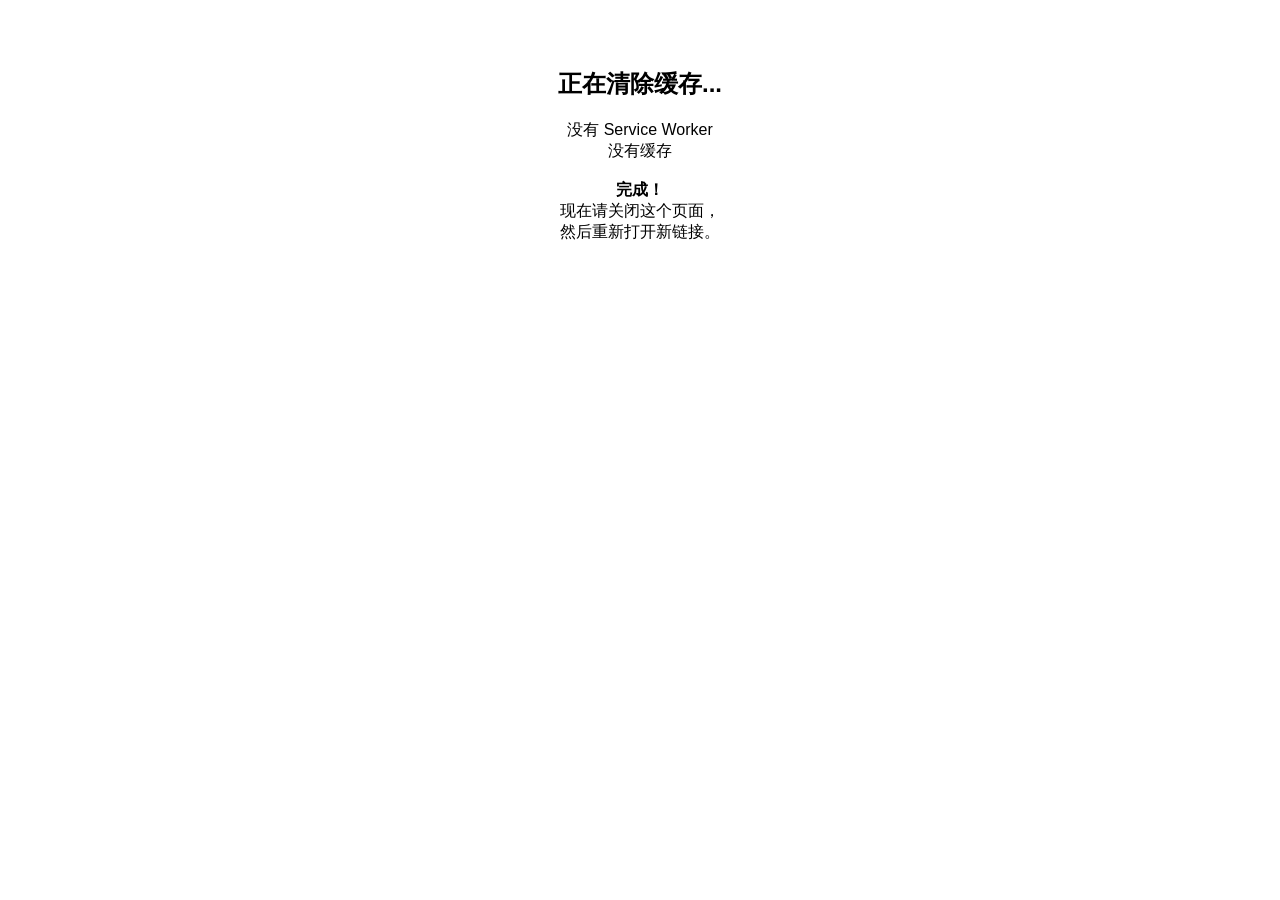
<file: clear-cache.html>
<!DOCTYPE html>
<html>
<head>
<meta charset="UTF-8">
<meta name="viewport" content="width=device-width, initial-scale=1.0">
<title>清除缓存</title>
</head>
<body style="padding:40px;font-family:sans-serif;text-align:center">
<h2>正在清除缓存...</h2>
<p id="status">请稍等</p>
<script>
(async function() {
    let msg = '';
    
    // 1. 注销所有 Service Worker
    if ('serviceWorker' in navigator) {
        try {
            const regs = await navigator.serviceWorker.getRegistrations();
            for (const reg of regs) {
                await reg.unregister();
                msg += '已注销 Service Worker<br>';
            }
            if (regs.length === 0) msg += '没有 Service Worker<br>';
        } catch(e) { msg += 'SW注销失败: ' + e.message + '<br>'; }
    }
    
    // 2. 清除所有缓存
    if ('caches' in window) {
        try {
            const keys = await caches.keys();
            for (const key of keys) {
                await caches.delete(key);
                msg += '已删除缓存: ' + key + '<br>';
            }
            if (keys.length === 0) msg += '没有缓存<br>';
        } catch(e) { msg += '缓存清除失败: ' + e.message + '<br>'; }
    }
    
    // 3. 清除 localStorage（可选，如果要保留数据注释掉这行）
    // localStorage.clear();
    // msg += '已清除 localStorage<br>';
    
    msg += '<br><b>完成！</b><br>现在请关闭这个页面，<br>然后重新打开新链接。';
    document.getElementById('status').innerHTML = msg;
})();
</script>
</body>
</html>
</file>
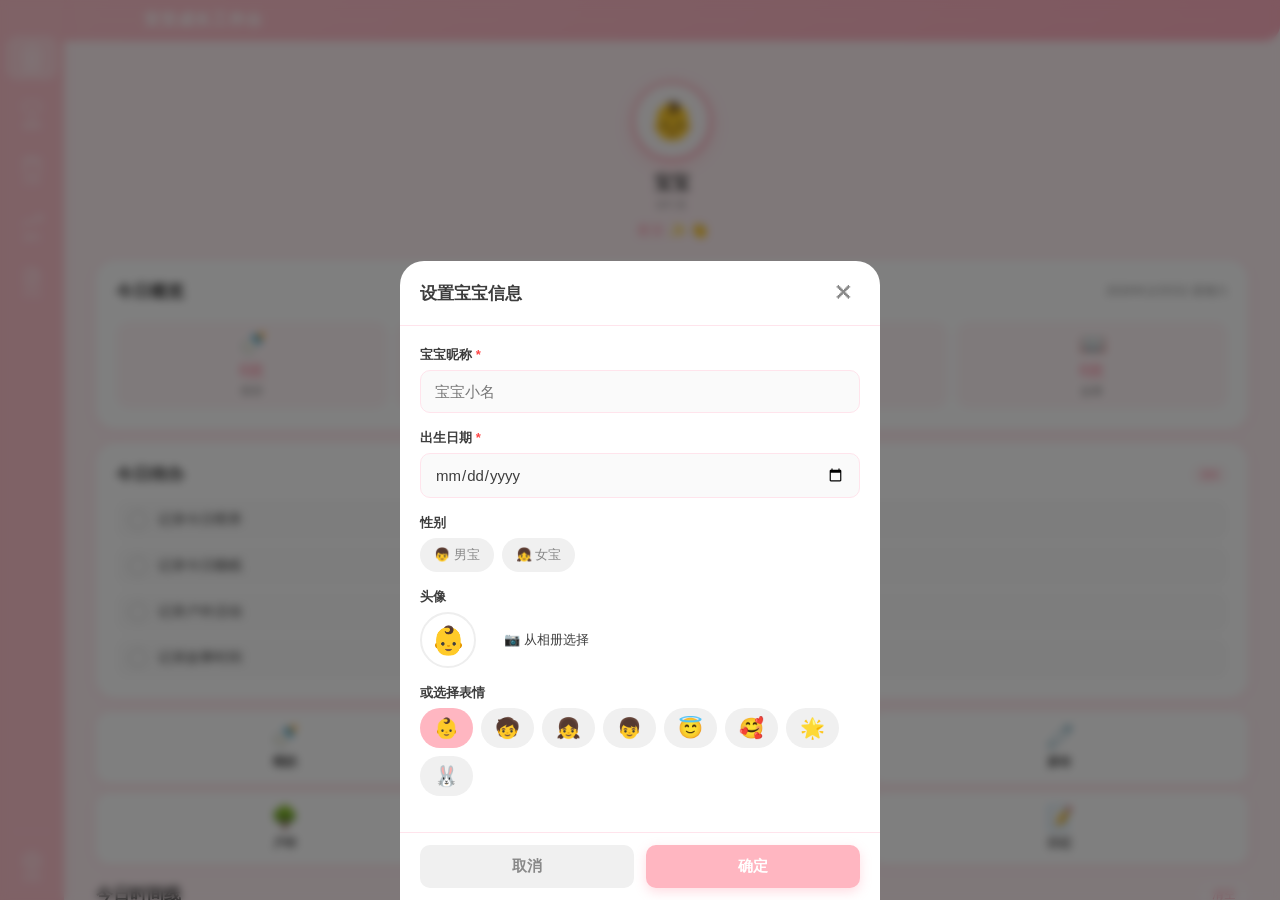
<file: index-v2.html>
<!DOCTYPE html>
<html lang="zh-CN">
<head>
    <meta charset="UTF-8">
    <meta name="viewport" content="width=device-width, initial-scale=1.0, maximum-scale=1.0, user-scalable=no, viewport-fit=cover">
    <meta name="theme-color" content="#FFB7C5">
    <meta name="apple-mobile-web-app-capable" content="yes">
    <meta name="apple-mobile-web-app-status-bar-style" content="default">
    <meta name="apple-mobile-web-app-title" content="宝宝成长">
    <meta name="description" content="记录宝宝成长的每一天">
    <link rel="manifest" href="[data-uri]">
    <link rel="apple-touch-icon" href="[data-uri]">
    <link rel="icon" type="image/png" href="[data-uri]">
    <style>/* ===== 基础重置 ===== */
* {
    margin: 0;
    padding: 0;
    box-sizing: border-box;
    -webkit-tap-highlight-color: transparent;
}

:root {
    --primary: #FFB6C1;
    --primary-light: #FFD0D8;
    --primary-dark: #FF9AAE;
    --secondary: #FFE4EC;
    --accent: #FFB6C1;
    --bg: #FFF0F3;
    --card-bg: #FFFFFF;
    --text: #3D3D3D;
    --text-light: #888888;
    --text-lighter: #BBBBBB;
    --border: #FFE4EC;
    --shadow: 0 2px 12px rgba(255, 143, 163, 0.1);
    --shadow-hover: 0 4px 20px rgba(255, 143, 163, 0.2);
    --radius: 16px;
    --radius-sm: 10px;
    --header-h: 80px;
    --nav-h: 64px;
    --safe-top: env(safe-area-inset-top, 0px);
    --safe-bottom: env(safe-area-inset-bottom, 0px);
}

html, body {
    height: 100%;
    overflow: hidden;
    font-family: -apple-system, BlinkMacSystemFont, 'Segoe UI', 'PingFang SC', 'Helvetica Neue', sans-serif;
    font-size: 15px;
    color: var(--text);
    background: var(--bg);
    -webkit-font-smoothing: antialiased;
    overscroll-behavior: none;
}

button {
    border: none;
    background: none;
    cursor: pointer;
    font-family: inherit;
    font-size: inherit;
    color: inherit;
}

input, textarea, select {
    font-family: inherit;
    font-size: inherit;
    -webkit-appearance: none;
    border-radius: 0;
}

#app {
    display: flex;
    flex-direction: column;
    height: 100vh;
    height: 100dvh;
    max-width: 480px;
    margin: 0 auto;
    position: relative;
}

/* ===== 顶部状态栏 ===== */
.app-header {
    flex-shrink: 0;
    background: transparent;
    padding: var(--safe-top) 16px 10px;
    padding-top: calc(var(--safe-top) + 10px);
    z-index: 10;
    position: relative;
    margin-left: 64px;
}

.app-header::before {
    content: '';
    position: absolute;
    left: -64px;
    top: 0;
    right: 0;
    bottom: 0;
    background: linear-gradient(135deg, rgba(255, 182, 193, 0.75) 0%, rgba(255, 154, 174, 0.75) 100%);
    backdrop-filter: blur(10px);
    -webkit-backdrop-filter: blur(10px);
    z-index: -1;
    border-radius: 0 0 16px 0;
}

.header-content {
    display: flex;
    align-items: center;
    justify-content: flex-start;
}

.header-logo {
    color: #fff;
    font-size: 16px;
    font-weight: 700;
    letter-spacing: 1px;
}

/* ===== 主内容区 ===== */
.app-main {
    flex: 1;
    overflow-y: auto;
    overflow-x: hidden;
    -webkit-overflow-scrolling: touch;
    padding: 16px;
    padding-bottom: 16px;
}

.page {
    display: none;
    padding: 16px;
    animation: fadeIn 0.3s ease;
}

.page.active {
    display: block;
}

@keyframes fadeIn {
    from { opacity: 0; transform: translateY(8px); }
    to { opacity: 1; transform: translateY(0); }
}

/* ===== 首页仪表盘 ===== */
.dash-avatar-section {
    display: flex;
    flex-direction: column;
    align-items: center;
    padding: 8px 0 20px;
}

.dash-avatar-ring {
    width: 80px;
    height: 80px;
    border-radius: 50%;
    background: linear-gradient(135deg, var(--primary), var(--primary-dark));
    padding: 3px;
    margin-bottom: 10px;
    box-shadow: 0 4px 16px rgba(255, 143, 163, 0.3);
}

.dash-avatar {
    width: 100%;
    height: 100%;
    border-radius: 50%;
    background: rgba(255,255,255,0.95);
    display: flex;
    align-items: center;
    justify-content: center;
    font-size: 36px;
    cursor: pointer;
    overflow: hidden;
    transition: transform 0.15s;
    background-size: cover;
    background-position: center;
    border: 2px solid #fff;
}

.dash-avatar:active {
    transform: scale(0.93);
}

.dash-baby-name {
    font-size: 18px;
    font-weight: 700;
    color: var(--text);
    margin-bottom: 2px;
}

.dash-baby-age {
    font-size: 12px;
    color: var(--text-light);
    margin-bottom: 8px;
}

.dash-greeting {
    font-size: 14px;
    color: var(--primary-dark);
    font-weight: 500;
}

/* 今日概览大卡片 */
.dash-overview-card {
    background: var(--card-bg);
    border-radius: 20px;
    padding: 20px;
    box-shadow: var(--shadow);
    margin-bottom: 14px;
}

.dash-overview-header {
    display: flex;
    justify-content: space-between;
    align-items: center;
    margin-bottom: 18px;
}

.dash-overview-title {
    font-size: 17px;
    font-weight: 700;
    color: var(--text);
}

.dash-overview-date {
    font-size: 12px;
    color: var(--text-light);
}

.dash-overview-stats {
    display: grid;
    grid-template-columns: 1fr 1fr 1fr 1fr;
    gap: 8px;
}

.dash-stat {
    display: flex;
    flex-direction: column;
    align-items: center;
    padding: 10px 4px;
    border-radius: 14px;
    background: #FFF5F7;
    cursor: pointer;
    transition: transform 0.15s, background 0.2s;
}

.dash-stat:active {
    transform: scale(0.95);
    background: #FFE4EC;
}

.dash-stat-icon {
    font-size: 22px;
    margin-bottom: 4px;
}

.dash-stat-value {
    font-size: 16px;
    font-weight: 700;
    color: var(--primary-dark);
    margin-bottom: 2px;
}

.dash-stat-label {
    font-size: 11px;
    color: var(--text-light);
}

/* 今日待办 */
.dash-todo-card {
    background: var(--card-bg);
    border-radius: 20px;
    padding: 20px;
    box-shadow: var(--shadow);
    margin-bottom: 14px;
}

.dash-todo-header {
    display: flex;
    justify-content: space-between;
    align-items: center;
    margin-bottom: 14px;
}

.dash-todo-title {
    font-size: 17px;
    font-weight: 700;
    color: var(--text);
}

.dash-todo-count {
    font-size: 12px;
    color: var(--primary-dark);
    font-weight: 600;
    background: #FFF5F7;
    padding: 4px 10px;
    border-radius: 10px;
}

.dash-todo-list {
    display: flex;
    flex-direction: column;
    gap: 6px;
}

.dash-todo-item {
    display: flex;
    align-items: center;
    gap: 10px;
    padding: 10px 12px;
    border-radius: 12px;
    cursor: pointer;
    transition: background 0.2s;
    background: #FAFAFA;
}

.dash-todo-item:hover {
    background: #FFF5F7;
}

.dash-todo-item input[type="checkbox"] {
    display: none;
}

.todo-check {
    width: 20px;
    height: 20px;
    border-radius: 50%;
    border: 2px solid #DDD;
    flex-shrink: 0;
    display: flex;
    align-items: center;
    justify-content: center;
    transition: all 0.2s;
}

.dash-todo-item input[type="checkbox"]:checked + .todo-check {
    background: var(--primary);
    border-color: var(--primary);
}

.dash-todo-item input[type="checkbox"]:checked + .todo-check::after {
    content: '✓';
    color: #fff;
    font-size: 12px;
    font-weight: 700;
}

.todo-text {
    font-size: 14px;
    color: var(--text);
    flex: 1;
}

.dash-todo-item input[type="checkbox"]:checked ~ .todo-text {
    color: var(--text-lighter);
    text-decoration: line-through;
}

/* 快捷操作 */
.dash-quick-actions {
    display: grid;
    grid-template-columns: 1fr 1fr 1fr;
    gap: 10px;
    margin-bottom: 18px;
}

.dash-quick-btn {
    background: var(--card-bg);
    border-radius: 14px;
    padding: 12px 8px;
    font-size: 12px;
    font-weight: 600;
    color: var(--text);
    box-shadow: var(--shadow);
    transition: transform 0.15s, box-shadow 0.15s;
    text-align: center;
    display: flex;
    flex-direction: column;
    align-items: center;
    gap: 4px;
}

.dash-quick-btn:active {
    transform: scale(0.95);
    box-shadow: var(--shadow-hover);
}

.dash-quick-icon {
    font-size: 22px;
}

/* 时间线标题 */
.dash-timeline-header {
    display: flex;
    justify-content: space-between;
    align-items: center;
    margin-bottom: 10px;
}

.dash-timeline-title {
    font-size: 17px;
    font-weight: 700;
    color: var(--text);
}

.dash-timeline-clear {
    font-size: 12px;
    color: var(--primary-dark);
    padding: 4px 12px;
    border-radius: 12px;
    background: #FFF5F7;
    font-weight: 500;
    transition: background 0.2s;
}

.dash-timeline-clear:active {
    background: #FFE4EC;
}

/* ===== 时间线 ===== */
.timeline {
    background: var(--card-bg);
    border-radius: var(--radius);
    padding: 12px 16px;
    box-shadow: var(--shadow);
    min-height: 80px;
}

.timeline-item {
    display: flex;
    align-items: flex-start;
    gap: 12px;
    padding: 10px 0;
    border-bottom: 1px solid var(--border);
    position: relative;
}

.timeline-item:last-child {
    border-bottom: none;
}

.timeline-time {
    font-size: 12px;
    color: var(--primary);
    font-weight: 600;
    white-space: nowrap;
    min-width: 44px;
}

.timeline-content {
    flex: 1;
    font-size: 14px;
    color: var(--text);
}

.timeline-content .timeline-icon {
    margin-right: 4px;
}

.empty-state {
    text-align: center;
    color: var(--text-lighter);
    font-size: 14px;
    padding: 20px 0;
}

/* ===== 健康档案 ===== */
.health-nav, .daily-nav {
    display: flex;
    flex-direction: column;
    gap: 6px;
    margin-bottom: 16px;
    padding-bottom: 4px;
}

.health-nav::-webkit-scrollbar, .daily-nav::-webkit-scrollbar {
    display: none;
}

.health-tab, .daily-tab {
    white-space: nowrap;
    padding: 10px 14px;
    border-radius: 12px;
    background: var(--card-bg);
    font-size: 13px;
    font-weight: 500;
    color: var(--text-light);
    box-shadow: var(--shadow);
    transition: all 0.2s;
    text-align: left;
}

.health-tab.active, .daily-tab.active {
    background: var(--primary);
    color: #fff;
}

.health-content, .daily-content {
    display: none;
}

.health-content.active, .daily-content.active {
    display: block;
}

/* ===== 日期选择器 ===== */
.daily-date-selector {
    display: flex;
    align-items: center;
    justify-content: center;
    gap: 16px;
    margin-bottom: 16px;
}

.date-arrow {
    width: 36px;
    height: 36px;
    border-radius: 50%;
    background: var(--card-bg);
    font-size: 22px;
    color: var(--primary);
    display: flex;
    align-items: center;
    justify-content: center;
    box-shadow: var(--shadow);
}

.date-arrow:active {
    background: var(--primary-light);
}

.date-display {
    font-size: 15px;
    font-weight: 600;
    color: var(--text);
}

/* ===== 记录列表 ===== */
.add-btn {
    width: 100%;
    background: var(--primary);
    color: #fff;
    padding: 12px;
    border-radius: var(--radius-sm);
    font-size: 15px;
    font-weight: 600;
    margin-bottom: 12px;
    box-shadow: 0 4px 12px rgba(255, 143, 163, 0.3);
    transition: transform 0.15s;
}

.add-btn:active {
    transform: scale(0.97);
}

.record-list {
    display: flex;
    flex-direction: column;
    gap: 10px;
}

.record-card {
    background: var(--card-bg);
    border-radius: var(--radius-sm);
    padding: 14px;
    box-shadow: var(--shadow);
    position: relative;
    overflow: hidden;
}

.record-card::before {
    content: '';
    position: absolute;
    left: 0;
    top: 0;
    bottom: 0;
    width: 4px;
    background: var(--primary);
}

.record-card[data-type="medical"]::before { background: #FF8FA3; }
.record-card[data-type="vaccine"]::before { background: #B5EAD7; }
.record-card[data-type="checkup"]::before { background: #C7CEEA; }
.record-card[data-type="medication"]::before { background: #FFB7B2; }

.record-card-header {
    display: flex;
    justify-content: space-between;
    align-items: flex-start;
    margin-bottom: 6px;
}

.record-title {
    font-size: 15px;
    font-weight: 600;
    color: var(--text);
}

.record-date {
    font-size: 12px;
    color: var(--text-light);
}

.record-detail {
    font-size: 13px;
    color: var(--text-light);
    line-height: 1.5;
}

.record-detail strong {
    color: var(--text);
    font-weight: 600;
}

.record-tags {
    display: flex;
    flex-wrap: wrap;
    gap: 6px;
    margin-top: 8px;
}

.record-tag {
    background: var(--primary-light);
    color: var(--primary-dark);
    padding: 2px 8px;
    border-radius: 10px;
    font-size: 11px;
    font-weight: 500;
}

.record-actions {
    position: absolute;
    top: 10px;
    right: 10px;
    display: flex;
    gap: 4px;
}

.record-edit {
    color: var(--text-lighter);
    font-size: 14px;
    width: 28px;
    height: 28px;
    display: flex;
    align-items: center;
    justify-content: center;
    border-radius: 50%;
    transition: all 0.2s;
    opacity: 0.5;
}

.record-edit:active {
    opacity: 1;
    color: #FF8FA3;
}

.record-delete {
    color: var(--text-lighter);
    font-size: 16px;
    width: 28px;
    height: 28px;
    display: flex;
    align-items: center;
    justify-content: center;
    border-radius: 50%;
    transition: all 0.2s;
    opacity: 0.5;
}

.record-delete:active {
    opacity: 1;
    color: #ff4444;
}

/* ===== 成长发育 ===== */
.growth-section {
    margin-bottom: 24px;
}

.growth-section-title {
    font-size: 16px;
    font-weight: 700;
    margin-bottom: 10px;
    color: var(--text);
}

.growth-stats {
    display: flex;
    gap: 10px;
    margin-bottom: 12px;
}

.growth-stat-card {
    flex: 1;
    background: var(--card-bg);
    border-radius: var(--radius-sm);
    padding: 12px;
    text-align: center;
    box-shadow: var(--shadow);
}

.growth-stat-label {
    font-size: 12px;
    color: var(--text-light);
    margin-bottom: 4px;
}

.growth-stat-value {
    font-size: 20px;
    font-weight: 700;
    color: var(--primary-dark);
}

.growth-stat-unit {
    font-size: 12px;
    color: var(--text-light);
}

.chart-container {
    background: var(--card-bg);
    border-radius: var(--radius-sm);
    padding: 12px;
    box-shadow: var(--shadow);
    margin-bottom: 12px;
    height: 180px;
}

.chart-container canvas {
    width: 100% !important;
    height: 100% !important;
}

/* 里程碑 */
.milestone-list {
    display: flex;
    flex-direction: column;
    gap: 10px;
}

.milestone-card {
    background: var(--card-bg);
    border-radius: var(--radius-sm);
    padding: 14px;
    box-shadow: var(--shadow);
    display: flex;
    align-items: flex-start;
    gap: 12px;
    position: relative;
}

.milestone-icon {
    width: 40px;
    height: 40px;
    border-radius: 50%;
    background: var(--secondary);
    display: flex;
    align-items: center;
    justify-content: center;
    font-size: 20px;
    flex-shrink: 0;
}

.milestone-info {
    flex: 1;
}

.milestone-title {
    font-size: 15px;
    font-weight: 600;
    margin-bottom: 4px;
}

.milestone-date {
    font-size: 12px;
    color: var(--text-light);
}

.milestone-note {
    font-size: 13px;
    color: var(--text-light);
    margin-top: 4px;
    line-height: 1.4;
}

/* ===== 日记 ===== */
.diary-list {
    display: flex;
    flex-direction: column;
    gap: 12px;
}

.diary-card {
    background: var(--card-bg);
    border-radius: var(--radius);
    padding: 16px;
    box-shadow: var(--shadow);
    position: relative;
}

.diary-header {
    display: flex;
    justify-content: space-between;
    align-items: center;
    margin-bottom: 10px;
}

.diary-date {
    font-size: 13px;
    color: var(--primary);
    font-weight: 600;
}

.diary-mood {
    font-size: 22px;
}

.diary-content {
    font-size: 14px;
    color: var(--text);
    line-height: 1.6;
    white-space: pre-wrap;
}

.diary-images {
    display: grid;
    grid-template-columns: 1fr 1fr 1fr;
    gap: 6px;
    margin-top: 10px;
}

.diary-image {
    width: 100%;
    aspect-ratio: 1;
    object-fit: cover;
    border-radius: 8px;
}

/* ===== 左侧边栏导航 ===== */
#app {
    flex-direction: row !important;
    max-width: none !important;
    height: 100vh;
    height: 100dvh;
}

.main-wrapper {
    flex: 1;
    display: flex;
    flex-direction: column;
    min-width: 0;
    overflow: hidden;
    margin-left: 64px;
}

/* ===== 左侧边栏导航 - 极简图标风格 ===== */
.sidebar-nav {
    position: fixed;
    left: 0;
    top: 0;
    bottom: 0;
    width: 64px;
    background: rgba(255, 182, 193, 0.75);
    backdrop-filter: blur(10px);
    -webkit-backdrop-filter: blur(10px);
    display: flex;
    flex-direction: column;
    align-items: center;
    padding: 16px 0 12px;
    z-index: 100;
    box-shadow: 2px 0 12px rgba(180, 130, 140, 0.05);
    color: #888;
}

.nav-btn {
    display: flex;
    flex-direction: column;
    align-items: center;
    justify-content: center;
    gap: 2px;
    color: rgba(255,255,255,0.85);
    transition: all 0.2s;
    padding: 6px;
    border-radius: 12px;
    width: 52px;
    height: auto;
    min-height: 44px;
}

.nav-btn.active {
    color: #fff;
    background: rgba(255,255,255,0.3);
}

.sidebar-menu {
    flex: 1;
    display: flex;
    flex-direction: column;
    align-items: center;
    gap: 12px;
    width: 100%;
    padding-top: 20px;
}

.sidebar-footer {
    padding-top: 12px;
    border-top: 1px solid rgba(255,255,255,0.2);
    width: 40px;
    display: flex;
    justify-content: center;
}

.nav-btn:active {
    background: rgba(255,255,255,0.15);
}

.nav-svg {
    width: 20px;
    height: 20px;
}

.nav-label {
    font-size: 9px;
    font-weight: 500;
    color: inherit;
    line-height: 1;
}

/* ===== 模态框 ===== */
.modal-overlay {
    position: fixed;
    top: 0;
    left: 0;
    right: 0;
    bottom: 0;
    background: rgba(0,0,0,0.5);
    display: none;
    align-items: flex-end;
    justify-content: center;
    z-index: 100;
    backdrop-filter: blur(4px);
    -webkit-backdrop-filter: blur(4px);
}

.modal-overlay.active {
    display: flex;
    animation: fadeIn 0.2s ease;
}

.modal {
    background: var(--card-bg);
    width: 100%;
    max-width: 480px;
    max-height: 85vh;
    border-radius: 24px 24px 0 0;
    display: flex;
    flex-direction: column;
    animation: slideUp 0.3s cubic-bezier(0.4, 0, 0.2, 1);
    padding-bottom: var(--safe-bottom);
}

@keyframes slideUp {
    from { transform: translateY(100%); }
    to { transform: translateY(0); }
}

.modal-header {
    display: flex;
    justify-content: space-between;
    align-items: center;
    padding: 16px 20px;
    border-bottom: 1px solid var(--border);
}

.modal-title {
    font-size: 17px;
    font-weight: 700;
}

.modal-close {
    font-size: 20px;
    color: var(--text-light);
    width: 32px;
    height: 32px;
    display: flex;
    align-items: center;
    justify-content: center;
}

.modal-body {
    flex: 1;
    overflow-y: auto;
    padding: 20px;
}

.modal-footer {
    display: flex;
    gap: 12px;
    padding: 12px 20px;
    border-top: 1px solid var(--border);
}

.btn-cancel, .btn-confirm {
    flex: 1;
    padding: 12px;
    border-radius: var(--radius-sm);
    font-size: 15px;
    font-weight: 600;
}

.btn-cancel {
    background: #f0f0f0;
    color: var(--text-light);
}

.btn-confirm {
    background: var(--primary);
    color: #fff;
    box-shadow: 0 4px 12px rgba(255, 143, 163, 0.3);
}

.btn-confirm:active {
    transform: scale(0.97);
}

/* ===== 表单元素 ===== */
.form-group {
    margin-bottom: 16px;
}

.form-label {
    display: block;
    font-size: 13px;
    font-weight: 600;
    color: var(--text);
    margin-bottom: 6px;
}

.form-label .required {
    color: #ff4444;
}

.form-input, .form-textarea, .form-select {
    width: 100%;
    padding: 12px 14px;
    border: 1.5px solid var(--border);
    border-radius: var(--radius-sm);
    font-size: 15px;
    color: var(--text);
    background: #FAFAFA;
    transition: border-color 0.2s, background 0.2s;
}

.form-input:focus, .form-textarea:focus, .form-select:focus {
    outline: none;
    border-color: var(--primary);
    background: #fff;
}

.form-textarea {
    resize: none;
    min-height: 80px;
    line-height: 1.5;
}

.form-row {
    display: flex;
    gap: 12px;
}

.form-row .form-group {
    flex: 1;
}

.form-chips {
    display: flex;
    flex-wrap: wrap;
    gap: 8px;
}

.form-chip {
    padding: 8px 14px;
    border-radius: 20px;
    background: #f0f0f0;
    font-size: 13px;
    color: var(--text-light);
    transition: all 0.2s;
}

.form-chip.active {
    background: var(--primary);
    color: #fff;
}

.form-counter {
    display: flex;
    align-items: center;
    gap: 12px;
    justify-content: center;
}

.counter-btn {
    width: 36px;
    height: 36px;
    border-radius: 50%;
    background: var(--primary-light);
    color: var(--primary-dark);
    font-size: 20px;
    font-weight: 700;
    display: flex;
    align-items: center;
    justify-content: center;
}

.counter-value {
    font-size: 20px;
    font-weight: 700;
    min-width: 50px;
    text-align: center;
}

.image-upload {
    display: flex;
    flex-wrap: wrap;
    gap: 8px;
}

.image-upload-btn {
    width: 70px;
    height: 70px;
    border: 2px dashed var(--border);
    border-radius: var(--radius-sm);
    display: flex;
    align-items: center;
    justify-content: center;
    font-size: 28px;
    color: var(--text-lighter);
    background: #FAFAFA;
}

.image-upload-btn:active {
    border-color: var(--primary);
}

.image-preview {
    width: 70px;
    height: 70px;
    border-radius: var(--radius-sm);
    object-fit: cover;
    position: relative;
}

/* ===== Toast ===== */
.toast {
    position: fixed;
    top: 50%;
    left: 50%;
    transform: translate(-50%, -50%) scale(0.8);
    background: rgba(0,0,0,0.75);
    color: #fff;
    padding: 12px 24px;
    border-radius: 12px;
    font-size: 14px;
    z-index: 200;
    opacity: 0;
    pointer-events: none;
    transition: all 0.3s cubic-bezier(0.4, 0, 0.2, 1);
    white-space: nowrap;
}

.toast.show {
    opacity: 1;
    transform: translate(-50%, -50%) scale(1);
}

/* ===== 设置面板特殊样式 ===== */
.settings-section {
    margin-bottom: 20px;
}

.settings-section-title {
    font-size: 13px;
    font-weight: 600;
    color: var(--text-light);
    margin-bottom: 8px;
    text-transform: uppercase;
    letter-spacing: 0.5px;
}

.settings-item {
    display: flex;
    justify-content: space-between;
    align-items: center;
    padding: 14px 0;
    border-bottom: 1px solid var(--border);
}

.settings-item:last-child {
    border-bottom: none;
}

.settings-label {
    font-size: 15px;
    color: var(--text);
}

.settings-value {
    font-size: 14px;
    color: var(--text-light);
}

.danger-btn {
    width: 100%;
    padding: 12px;
    border-radius: var(--radius-sm);
    background: #fff0f0;
    color: #ff4444;
    font-size: 15px;
    font-weight: 600;
    margin-top: 20px;
}

/* ===== 安装提示 ===== */
.install-banner {
    position: fixed;
    bottom: 16px;
    left: 96px;
    right: 16px;
    max-width: 448px;
    margin: 0 auto;
    background: var(--card-bg);
    border-radius: var(--radius);
    padding: 14px 16px;
    box-shadow: 0 4px 20px rgba(0,0,0,0.15);
    display: none;
    align-items: center;
    gap: 12px;
    z-index: 50;
    animation: slideUp 0.3s ease;
}

.install-banner.show {
    display: flex;
}

.install-icon {
    font-size: 28px;
}

.install-text {
    flex: 1;
}

.install-title {
    font-size: 14px;
    font-weight: 600;
    color: var(--text);
}

.install-desc {
    font-size: 12px;
    color: var(--text-light);
    margin-top: 2px;
}

.install-action {
    background: var(--primary);
    color: #fff;
    padding: 8px 16px;
    border-radius: 20px;
    font-size: 13px;
    font-weight: 600;
}

.install-dismiss {
    color: var(--text-lighter);
    font-size: 18px;
    width: 28px;
    height: 28px;
    display: flex;
    align-items: center;
    justify-content: center;
}
</style>
    <title>宝宝成长记</title>
</head>
<body>
    <div id="app">
        <!-- 左侧边栏导航 - 极简图标风格 -->
        <nav class="sidebar-nav">
            <div class="sidebar-menu">
                <button class="nav-btn active" data-page="dashboard" title="首页">
                    <svg class="nav-svg" viewBox="0 0 24 24" fill="none" stroke="currentColor" stroke-width="1.5" stroke-linecap="round" stroke-linejoin="round"><path d="M3 9l9-7 9 7v11a2 2 0 0 1-2 2H5a2 2 0 0 1-2-2z"/><polyline points="9 22 9 12 15 12 15 22"/></svg>
                    <span class="nav-label">首页</span>
                </button>
                <button class="nav-btn" data-page="health" title="健康">
                    <svg class="nav-svg" viewBox="0 0 24 24" fill="none" stroke="currentColor" stroke-width="1.5" stroke-linecap="round" stroke-linejoin="round"><path d="M20.84 4.61a5.5 5.5 0 0 0-7.78 0L12 5.67l-1.06-1.06a5.5 5.5 0 0 0-7.78 7.78l1.06 1.06L12 21.23l7.78-7.78 1.06-1.06a5.5 5.5 0 0 0 0-7.78z"/></svg>
                    <span class="nav-label">健康</span>
                </button>
                <button class="nav-btn" data-page="daily" title="日常">
                    <svg class="nav-svg" viewBox="0 0 24 24" fill="none" stroke="currentColor" stroke-width="1.5" stroke-linecap="round" stroke-linejoin="round"><rect x="3" y="4" width="18" height="18" rx="2" ry="2"/><line x1="16" y1="2" x2="16" y2="6"/><line x1="8" y1="2" x2="8" y2="6"/><line x1="3" y1="10" x2="21" y2="10"/></svg>
                    <span class="nav-label">日常</span>
                </button>
                <button class="nav-btn" data-page="growth" title="成长">
                    <svg class="nav-svg" viewBox="0 0 24 24" fill="none" stroke="currentColor" stroke-width="1.5" stroke-linecap="round" stroke-linejoin="round"><polyline points="23 6 13.5 15.5 8.5 10.5 1 18"/><polyline points="17 6 23 6 23 12"/></svg>
                    <span class="nav-label">成长</span>
                </button>
                <button class="nav-btn" data-page="diary" title="日记">
                    <svg class="nav-svg" viewBox="0 0 24 24" fill="none" stroke="currentColor" stroke-width="1.5" stroke-linecap="round" stroke-linejoin="round"><path d="M14 2H6a2 2 0 0 0-2 2v16a2 2 0 0 0 2 2h12a2 2 0 0 0 2-2V8z"/><polyline points="14 2 14 8 20 8"/><line x1="16" y1="13" x2="8" y2="13"/><line x1="16" y1="17" x2="8" y2="17"/><polyline points="10 9 9 9 8 9"/></svg>
                    <span class="nav-label">日记</span>
                </button>
            </div>
            <div class="sidebar-footer">
                <button class="nav-btn" id="sidebarSettings" title="设置">
                    <svg class="nav-svg" viewBox="0 0 24 24" fill="none" stroke="currentColor" stroke-width="1.5" stroke-linecap="round" stroke-linejoin="round"><circle cx="12" cy="12" r="3"/><path d="M19.4 15a1.65 1.65 0 0 0 .33 1.82l.06.06a2 2 0 0 1 0 2.83 2 2 0 0 1-2.83 0l-.06-.06a1.65 1.65 0 0 0-1.82-.33 1.65 1.65 0 0 0-1 1.51V21a2 2 0 0 1-2 2 2 2 0 0 1-2-2v-.09A1.65 1.65 0 0 0 9 19.4a1.65 1.65 0 0 0-1.82.33l-.06.06a2 2 0 0 1-2.83 0 2 2 0 0 1 0-2.83l.06-.06A1.65 1.65 0 0 0 4.68 15a1.65 1.65 0 0 0-1.51-1H3a2 2 0 0 1-2-2 2 2 0 0 1 2-2h.09A1.65 1.65 0 0 0 4.6 9a1.65 1.65 0 0 0-.33-1.82l-.06-.06a2 2 0 0 1 0-2.83 2 2 0 0 1 2.83 0l.06.06A1.65 1.65 0 0 0 9 4.68a1.65 1.65 0 0 0 1-1.51V3a2 2 0 0 1 2-2 2 2 0 0 1 2 2v.09a1.65 1.65 0 0 0 1 1.51 1.65 1.65 0 0 0 1.82-.33l.06-.06a2 2 0 0 1 2.83 0 2 2 0 0 1 0 2.83l-.06.06A1.65 1.65 0 0 0 19.4 9a1.65 1.65 0 0 0 1.51 1H21a2 2 0 0 1 2 2 2 2 0 0 1-2 2h-.09a1.65 1.65 0 0 0-1.51 1z"/></svg>
                    <span class="nav-label">设置</span>
                </button>
            </div>
        </nav>

        <!-- 主内容区 -->
        <div class="main-wrapper">
            <!-- 顶部状态栏 - 极简设计 -->
            <header class="app-header">
                <div class="header-content">
                    <div class="header-logo">安安成长工作台</div>
                </div>
            </header>

            <main class="app-main" id="mainContent">
            <!-- 首页仪表盘 -->
            <section class="page page-dashboard active" id="page-dashboard">
                <!-- 居中宝宝头像 -->
                <div class="dash-avatar-section">
                    <div class="dash-avatar-ring">
                        <div class="dash-avatar" id="dashAvatar" title="点击更换头像">👶</div>
                    </div>
                    <div class="dash-baby-name" id="dashBabyName">宝宝</div>
                    <div class="dash-baby-age" id="dashBabyAge">0个月</div>
                    <div class="dash-greeting" id="greeting">早安 👋</div>
                </div>

                <!-- 今日概览大卡片 -->
                <div class="dash-overview-card">
                    <div class="dash-overview-header">
                        <div class="dash-overview-title">今日概览</div>
                        <div class="dash-overview-date" id="todayDate"></div>
                    </div>
                    <div class="dash-overview-stats">
                        <div class="dash-stat" data-nav="feeding">
                            <div class="dash-stat-icon">🍼</div>
                            <div class="dash-stat-value" id="todayFeeding">0次</div>
                            <div class="dash-stat-label">喂养</div>
                        </div>
                        <div class="dash-stat" data-nav="sleep">
                            <div class="dash-stat-icon">😴</div>
                            <div class="dash-stat-value" id="todaySleep">0h</div>
                            <div class="dash-stat-label">睡眠</div>
                        </div>
                        <div class="dash-stat" data-nav="outdoor">
                            <div class="dash-stat-icon">🌳</div>
                            <div class="dash-stat-value" id="todayOutdoor">0min</div>
                            <div class="dash-stat-label">户外</div>
                        </div>
                        <div class="dash-stat" data-nav="story">
                            <div class="dash-stat-icon">📖</div>
                            <div class="dash-stat-value" id="todayStory">0次</div>
                            <div class="dash-stat-label">故事</div>
                        </div>
                    </div>
                </div>

                <!-- 今日待办 -->
                <div class="dash-todo-card">
                    <div class="dash-todo-header">
                        <div class="dash-todo-title">今日待办</div>
                        <div class="dash-todo-count" id="todoCount">0/4</div>
                    </div>
                    <div class="dash-todo-list" id="todoList">
                        <label class="dash-todo-item">
                            <input type="checkbox" data-todo="feeding">
                            <span class="todo-check"></span>
                            <span class="todo-text">记录今日喂养</span>
                        </label>
                        <label class="dash-todo-item">
                            <input type="checkbox" data-todo="sleep">
                            <span class="todo-check"></span>
                            <span class="todo-text">记录今日睡眠</span>
                        </label>
                        <label class="dash-todo-item">
                            <input type="checkbox" data-todo="outdoor">
                            <span class="todo-check"></span>
                            <span class="todo-text">记录户外活动</span>
                        </label>
                        <label class="dash-todo-item">
                            <input type="checkbox" data-todo="story">
                            <span class="todo-check"></span>
                            <span class="todo-text">记录故事时间</span>
                        </label>
                    </div>
                </div>

                <!-- 快捷记录 -->
                <div class="dash-quick-actions">
                    <button class="dash-quick-btn" data-action="quick-feed">
                        <span class="dash-quick-icon">🍼</span>
                        <span>喂奶</span>
                    </button>
                    <button class="dash-quick-btn" data-action="quick-sleep">
                        <span class="dash-quick-icon">😴</span>
                        <span>睡眠</span>
                    </button>
                    <button class="dash-quick-btn" data-action="quick-diaper">
                        <span class="dash-quick-icon">🧷</span>
                        <span>尿布</span>
                    </button>
                    <button class="dash-quick-btn" data-action="quick-outdoor">
                        <span class="dash-quick-icon">🌳</span>
                        <span>户外</span>
                    </button>
                    <button class="dash-quick-btn" data-action="quick-story">
                        <span class="dash-quick-icon">📖</span>
                        <span>故事</span>
                    </button>
                    <button class="dash-quick-btn" data-action="quick-diary">
                        <span class="dash-quick-icon">📝</span>
                        <span>日记</span>
                    </button>
                </div>

                <!-- 今日时间线 -->
                <div class="dash-timeline-header">
                    <div class="dash-timeline-title">今日时间线</div>
                    <button class="dash-timeline-clear" id="clearTodayTimeline">清空</button>
                </div>
                <div class="timeline" id="todayTimeline">
                    <div class="empty-state">还没有记录，点击上方按钮开始吧</div>
                </div>
            </section>

            <!-- 健康档案页 -->
            <section class="page" id="page-health">
                <div class="section-title">健康档案</div>
                <div class="health-nav">
                    <button class="health-tab active" data-tab="medical">🏥 就医记录</button>
                    <button class="health-tab" data-tab="vaccine">💉 疫苗接种</button>
                    <button class="health-tab" data-tab="checkup">📋 儿保体检</button>
                    <button class="health-tab" data-tab="medication">💊 用药记录</button>
                </div>

                <!-- 就医记录 -->
                <div class="health-content active" id="tab-medical">
                    <button class="add-btn" data-add="medical">+ 添加就医记录</button>
                    <div class="record-list" id="medicalList"></div>
                </div>

                <!-- 疫苗接种 -->
                <div class="health-content" id="tab-vaccine">
                    <button class="add-btn" data-add="vaccine">+ 添加疫苗记录</button>
                    <div class="record-list" id="vaccineList"></div>
                </div>

                <!-- 儿保体检 -->
                <div class="health-content" id="tab-checkup">
                    <button class="add-btn" data-add="checkup">+ 添加体检记录</button>
                    <div class="record-list" id="checkupList"></div>
                </div>

                <!-- 用药记录 -->
                <div class="health-content" id="tab-medication">
                    <button class="add-btn" data-add="medication">+ 添加用药记录</button>
                    <div class="record-list" id="medicationList"></div>
                </div>
            </section>

            <!-- 日常记录页 -->
            <section class="page" id="page-daily">
                <div class="section-title">日常记录</div>
                <div class="daily-date-selector">
                    <button class="date-arrow" id="prevDay">‹</button>
                    <div class="date-display" id="dailyDate"></div>
                    <button class="date-arrow" id="nextDay">›</button>
                </div>

                <div class="daily-nav">
                    <button class="daily-tab active" data-dtab="feeding">🍼 喂养</button>
                    <button class="daily-tab" data-dtab="sleep">😴 睡眠</button>
                    <button class="daily-tab" data-dtab="outdoor">🌳 户外</button>
                    <button class="daily-tab" data-dtab="exercise">🤸 运动</button>
                    <button class="daily-tab" data-dtab="story">📖 故事</button>
                    <button class="daily-tab" data-dtab="diaper">🧷 尿布</button>
                    <button class="daily-tab" data-dtab="bath">🛁 洗澡</button>
                </div>

                <div class="daily-content" id="dtab-exercise">
                    <button class="add-btn" data-dadd="exercise">+ 记录运动</button>
                    <div class="record-list" id="exerciseList"></div>
                </div>

                <div class="daily-content active" id="dtab-feeding">
                    <button class="add-btn" data-dadd="feeding">+ 记录喂养</button>
                    <div class="record-list" id="feedingList"></div>
                </div>
                <div class="daily-content" id="dtab-sleep">
                    <button class="add-btn" data-dadd="sleep">+ 记录睡眠</button>
                    <div class="record-list" id="sleepList"></div>
                </div>
                <div class="daily-content" id="dtab-outdoor">
                    <button class="add-btn" data-dadd="outdoor">+ 记录户外</button>
                    <div class="record-list" id="outdoorList"></div>
                </div>
                <div class="daily-content" id="dtab-story">
                    <button class="add-btn" data-dadd="story">+ 记录故事</button>
                    <div class="record-list" id="storyList"></div>
                </div>
                <div class="daily-content" id="dtab-diaper">
                    <button class="add-btn" data-dadd="diaper">+ 记录尿布</button>
                    <div class="record-list" id="diaperList"></div>
                </div>
                <div class="daily-content" id="dtab-bath">
                    <button class="add-btn" data-dadd="bath">+ 记录洗澡</button>
                    <div class="record-list" id="bathList"></div>
                </div>
            </section>

            <!-- 成长发育页 -->
            <section class="page" id="page-growth">
                <div class="section-title">成长发育</div>

                <!-- 身高体重 -->
                <div class="growth-section">
                    <div class="growth-section-title">📏 身高体重</div>
                    <button class="add-btn" data-add="growth">+ 记录身高体重</button>
                    <div class="growth-stats" id="growthStats"></div>
                    <div class="chart-container">
                        <canvas id="growthChart"></canvas>
                    </div>
                    <div class="record-list" id="growthList"></div>
                </div>

                <!-- 发育里程碑 -->
                <div class="growth-section">
                    <div class="growth-section-title">⭐ 发育里程碑</div>
                    <button class="add-btn" data-add="milestone">+ 记录里程碑</button>
                    <div class="milestone-list" id="milestoneList"></div>
                </div>

                <!-- 运动发展 -->
                <div class="growth-section">
                    <div class="growth-section-title">🏃 运动发展</div>
                    <button class="add-btn" data-add="motor">+ 记录运动发展</button>
                    <div class="record-list" id="motorList"></div>
                </div>
            </section>

            <!-- 日记相册页 -->
            <section class="page" id="page-diary">
                <div class="section-title">成长日记</div>
                <button class="add-btn" data-add="diary">+ 写新日记</button>
                <div class="diary-list" id="diaryList"></div>
            </section>
        </main>
        </div>
    </div>

    <!-- 模态框 -->
    <div class="modal-overlay" id="modalOverlay">
        <div class="modal" id="modal">
            <div class="modal-header">
                <div class="modal-title" id="modalTitle">标题</div>
                <button class="modal-close" id="modalClose">✕</button>
            </div>
            <div class="modal-body" id="modalBody"></div>
            <div class="modal-footer">
                <button class="btn-cancel" id="modalCancel">取消</button>
                <button class="btn-confirm" id="modalConfirm">确定</button>
            </div>
        </div>
    </div>

    <!-- Toast提示 -->
    <div class="toast" id="toast"></div>

    <script>/**
 * 存储模块 - 使用 localStorage 持久化数据
 */

const Storage = {
    DB_KEY: 'baby_tracker_db',

    // 默认数据结构
    getDefaultDB() {
        return {
            baby: {
                name: '',
                gender: '',
                birthDate: '',
                avatar: '👶'
            },
            medical: [],      // 就医记录
            vaccine: [],      // 疫苗接种
            checkup: [],      // 儿保体检
            medication: [],   // 用药记录
            feeding: [],      // 喂养记录
            sleep: [],        // 睡眠记录
            outdoor: [],      // 户外活动
            story: [],        // 故事时间
            diaper: [],       // 尿布记录
            bath: [],         // 洗澡记录
            growth: [],       // 身高体重
            milestone: [],    // 发育里程碑
            motor: [],        // 运动发展
            diary: [],        // 成长日记
            timeline: {},     // 按日期组织的每日时间线 { '2024-01-01': [...] }
            settings: {
                storyTime: '20:00',    // 默认故事时间
                outdoorGoal: 120,       // 户外目标分钟
                sleepGoal: 14,          // 睡眠目标小时
            }
        };
    },

    // 读取数据库
    load() {
        try {
            const data = localStorage.getItem(this.DB_KEY);
            if (!data) {
                const defaultDB = this.getDefaultDB();
                this.save(defaultDB);
                return defaultDB;
            }
            const db = JSON.parse(data);
            // 合并默认值，防止旧数据缺少新字段
            const defaults = this.getDefaultDB();
            return { ...defaults, ...db, baby: { ...defaults.baby, ...db.baby }, settings: { ...defaults.settings, ...db.settings } };
        } catch (e) {
            console.error('数据加载失败', e);
            return this.getDefaultDB();
        }
    },

    // 保存数据库
    save(db) {
        try {
            localStorage.setItem(this.DB_KEY, JSON.stringify(db));
        } catch (e) {
            console.error('数据保存失败', e);
            alert('存储空间不足，请清理旧数据');
        }
    },

    // 添加记录
    add(type, data) {
        const db = this.load();
        const record = {
            id: Date.now() + '-' + Math.random().toString(36).substr(2, 6),
            createdAt: new Date().toISOString(),
            ...data
        };
        if (!db[type]) db[type] = [];
        db[type].unshift(record);
        this.save(db);
        return record;
    },

    // 删除记录
    delete(type, id) {
        const db = this.load();
        if (!db[type]) return;
        db[type] = db[type].filter(r => r.id !== id);
        this.save(db);
    },

    // 更新记录
    update(type, id, data) {
        const db = this.load();
        if (!db[type]) return;
        const idx = db[type].findIndex(r => r.id === id);
        if (idx >= 0) {
            db[type][idx] = { ...db[type][idx], ...data };
            this.save(db);
        }
    },

    // 获取某类型所有记录
    getAll(type) {
        const db = this.load();
        return db[type] || [];
    },

    // 按日期获取记录
    getByDate(type, dateStr) {
        const db = this.load();
        return (db[type] || []).filter(r => r.date === dateStr);
    },

    // 获取今天的记录
    getToday(type) {
        return this.getByDate(type, Utils.todayStr());
    },

    // 更新宝宝信息
    updateBaby(baby) {
        const db = this.load();
        db.baby = { ...db.baby, ...baby };
        this.save(db);
    },

    // 更新设置
    updateSettings(settings) {
        const db = this.load();
        db.settings = { ...db.settings, ...settings };
        this.save(db);
    },

    // 导出数据
    export() {
        return JSON.stringify(this.load(), null, 2);
    },

    // 导入数据
    import(jsonStr) {
        const data = JSON.parse(jsonStr);
        this.save(data);
    },

    // 清空所有数据
    clear() {
        localStorage.removeItem(this.DB_KEY);
    }
};

// 工具函数
const Utils = {
    // 今天的日期字符串
    todayStr() {
        return this.dateStr(new Date());
    },

    // 日期对象转字符串
    dateStr(date) {
        const y = date.getFullYear();
        const m = String(date.getMonth() + 1).padStart(2, '0');
        const d = String(date.getDate()).padStart(2, '0');
        return `${y}-${m}-${d}`;
    },

    // 格式化日期显示
    formatDate(dateStr, withWeek = true) {
        if (!dateStr) return '';
        const date = new Date(dateStr);
        const month = date.getMonth() + 1;
        const day = date.getDate();
        let result = `${month}月${day}日`;
        if (withWeek) {
            const weeks = ['日', '一', '二', '三', '四', '五', '六'];
            result += ` 周${weeks[date.getDay()]}`;
        }
        return result;
    },

    // 格式化完整日期
    formatDateFull(dateStr) {
        if (!dateStr) return '';
        const date = new Date(dateStr);
        return `${date.getFullYear()}年${date.getMonth() + 1}月${date.getDate()}日`;
    },

    // 格式化时间
    formatTime(timeStr) {
        if (!timeStr) return '';
        return timeStr.substring(0, 5);
    },

    // 计算宝宝年龄
    calcAge(birthDate) {
        if (!birthDate) return '';
        const birth = new Date(birthDate);
        const now = new Date();
        const diffMs = now - birth;
        if (diffMs < 0) return '未出生';

        const days = Math.floor(diffMs / (1000 * 60 * 60 * 24));
        const months = Math.floor(days / 30.44);
        const years = Math.floor(months / 12);

        if (years > 0) {
            const remainMonths = months % 12;
            return remainMonths > 0 ? `${years}岁${remainMonths}个月` : `${years}岁`;
        } else if (months > 0) {
            const remainDays = days - Math.floor(months * 30.44);
            return remainDays > 0 ? `${months}个月${remainDays}天` : `${months}个月`;
        } else {
            return `${days}天`;
        }
    },

    // 计算宝宝在某个日期的年龄
    calcAgeAt(birthDate, targetDate) {
        if (!birthDate || !targetDate) return '';
        const birth = new Date(birthDate);
        const target = new Date(targetDate);
        const diffMs = target - birth;
        if (diffMs < 0) return '';

        const days = Math.floor(diffMs / (1000 * 60 * 60 * 24));
        const months = Math.floor(days / 30.44);
        const years = Math.floor(months / 12);

        if (years > 0) {
            const remainMonths = months % 12;
            return remainMonths > 0 ? `${years}岁${remainMonths}个月` : `${years}岁`;
        } else if (months > 0) {
            const remainDays = days - Math.floor(months * 30.44);
            return remainDays > 0 ? `${months}个月${remainDays}天` : `${months}个月`;
        } else {
            return `${days}天`;
        }
    },
    daysDiff(dateStr1, dateStr2) {
        const d1 = new Date(dateStr1);
        const d2 = new Date(dateStr2);
        return Math.floor((d2 - d1) / (1000 * 60 * 60 * 24));
    },

    // 获取问候语
    getGreeting() {
        const hour = new Date().getHours();
        if (hour < 6) return '夜安 ✨';
        if (hour < 11) return '早安 ☀️';
        if (hour < 14) return '中午好 ☁️';
        if (hour < 18) return '下午好 ☁️';
        if (hour < 22) return '晚上好 ⭐';
        return '夜深了 💤';
    },

    // 获取当前时间 HH:MM
    nowTime() {
        const now = new Date();
        return `${String(now.getHours()).padStart(2, '0')}:${String(now.getMinutes()).padStart(2, '0')}`;
    },

    // 日期加减
    addDays(dateStr, days) {
        const date = new Date(dateStr);
        date.setDate(date.getDate() + days);
        return this.dateStr(date);
    },

    // 判断是否今天
    isToday(dateStr) {
        return dateStr === this.todayStr();
    }
};

/**
 * 宝宝成长记 - 主应用逻辑
 */

const App = {
    currentDate: Utils.todayStr(),  // 日常记录当前查看日期
    modalCallback: null,             // 模态框确认回调
    deferredPrompt: null,            // PWA安装事件

    init() {
        this.bindEvents();
        this.checkBabyInfo();
        this.renderDashboard();
        this.renderAll();
        this.registerSW();
        this.showInstallPrompt();
    },

    // ===== 事件绑定 =====
    bindEvents() {
        // 侧边栏导航 - 只绑定菜单里的 nav-btn
        document.querySelectorAll('.sidebar-menu .nav-btn').forEach(btn => {
            btn.addEventListener('click', () => this.switchPage(btn.dataset.page));
        });

        // 侧边栏设置按钮
        const sidebarSettings = document.getElementById('sidebarSettings');
        if (sidebarSettings) {
            sidebarSettings.addEventListener('click', () => this.showSettings());
        }

        // 头像点击上传
        const fileInput = document.getElementById('avatarFileInput');
        const handleAvatarClick = () => {
            if (fileInput) fileInput.click();
        };
        const dashAvatar = document.getElementById('dashAvatar');
        if (dashAvatar) dashAvatar.addEventListener('click', handleAvatarClick);
        const babyAvatar = document.getElementById('babyAvatar');
        if (babyAvatar) babyAvatar.addEventListener('click', handleAvatarClick);
        const sidebarAvatar = document.getElementById('sidebarAvatar');
        if (sidebarAvatar) sidebarAvatar.addEventListener('click', handleAvatarClick);

        // 文件选择处理
        if (fileInput) {
            fileInput.addEventListener('change', (e) => {
                const file = e.target.files[0];
                if (!file) return;
                if (file.size > 2 * 1024 * 1024) {
                    this.toast('图片不能超过2MB哦');
                    return;
                }
                const reader = new FileReader();
                reader.onload = (ev) => {
                    const db = Storage.load();
                    db.baby.avatar = ev.target.result;
                    Storage.save(db);
                    this.renderBabyInfo();
                    this.toast('头像更新成功');
                };
                reader.readAsDataURL(file);
            });
        }

        // 概览卡片跳转 - 新样式
        document.querySelectorAll('.dash-stat').forEach(stat => {
            stat.addEventListener('click', () => {
                const nav = stat.dataset.nav;
                this.switchPage('daily');
                setTimeout(() => this.switchDailyTab(nav), 100);
            });
        });

        // 快捷操作
        document.querySelectorAll('.dash-quick-btn').forEach(btn => {
            btn.addEventListener('click', () => this.handleQuickAction(btn.dataset.action));
        });

        // 清空今日时间线
        document.getElementById('clearTodayTimeline').addEventListener('click', () => this.clearTodayTimeline());

        // 宝宝信息 - 点击仪表盘头像区域
        const dashAvatarSection = document.querySelector('.dash-avatar-section');
        if (dashAvatarSection) {
            dashAvatarSection.addEventListener('click', (e) => {
                if (e.target !== document.getElementById('dashAvatar')) {
                    this.showBabyInfoForm();
                }
            });
        }

        // 健康档案tab切换
        document.querySelectorAll('.health-tab').forEach(tab => {
            tab.addEventListener('click', () => this.switchHealthTab(tab.dataset.tab));
        });

        // 日常记录tab切换
        document.querySelectorAll('.daily-tab').forEach(tab => {
            tab.addEventListener('click', () => this.switchDailyTab(tab.dataset.dtab));
        });

        // 日期切换
        document.getElementById('prevDay').addEventListener('click', () => this.changeDay(-1));
        document.getElementById('nextDay').addEventListener('click', () => this.changeDay(1));

        // 健康记录添加按钮
        document.querySelectorAll('[data-add]').forEach(btn => {
            btn.addEventListener('click', () => this.showAddForm(btn.dataset.add));
        });

        // 日常记录添加按钮
        document.querySelectorAll('[data-dadd]').forEach(btn => {
            btn.addEventListener('click', () => this.showDailyAddForm(btn.dataset.dadd));
        });

        // 模态框
        document.getElementById('modalClose').addEventListener('click', () => this.closeModal());
        document.getElementById('modalCancel').addEventListener('click', () => this.closeModal());
        document.getElementById('modalOverlay').addEventListener('click', (e) => {
            if (e.target.id === 'modalOverlay') this.closeModal();
        });
        document.getElementById('modalConfirm').addEventListener('click', () => this.confirmModal());

        // PWA安装
        window.addEventListener('beforeinstallprompt', (e) => {
            e.preventDefault();
            this.deferredPrompt = e;
            this.showInstallBanner();
        });

        // 今日待办复选框
        document.querySelectorAll('.dash-todo-item input[type="checkbox"]').forEach(cb => {
            cb.addEventListener('change', () => this.updateTodoCount());
        });
    },

    // ===== 页面切换 =====
    switchPage(pageName) {
        document.querySelectorAll('.page').forEach(p => p.classList.remove('active'));
        document.getElementById(`page-${pageName}`).classList.add('active');
        document.querySelectorAll('.sidebar-menu .nav-btn').forEach(b => b.classList.remove('active'));
        document.querySelector(`.sidebar-menu .nav-btn[data-page="${pageName}"]`).classList.add('active');
        document.querySelector('.app-main').scrollTop = 0;

        // 渲染对应页面
        if (pageName === 'dashboard') this.renderDashboard();
        if (pageName === 'health') this.renderHealth();
        if (pageName === 'daily') this.renderDaily();
        if (pageName === 'growth') this.renderGrowth();
        if (pageName === 'diary') this.renderDiary();
    },

    // ===== 检查宝宝信息 =====
    checkBabyInfo() {
        const db = Storage.load();
        if (!db.baby.name || !db.baby.birthDate) {
            this.showBabyInfoForm(true);
        }
    },

    // ===== 渲染所有页面 =====
    renderAll() {
        this.renderBabyInfo();
    },

    // ===== 渲染宝宝信息 =====
    renderBabyInfo() {
        const db = Storage.load();
        const avatar = db.baby.avatar || '👶';
        const isPhoto = avatar.startsWith('data:image/');

        // 仪表盘中央头像
        const dashAvatar = document.getElementById('dashAvatar');
        if (dashAvatar) {
            if (isPhoto) {
                dashAvatar.textContent = '';
                dashAvatar.style.backgroundImage = `url(${avatar})`;
                dashAvatar.style.backgroundSize = 'cover';
                dashAvatar.style.backgroundPosition = 'center';
            } else {
                dashAvatar.style.backgroundImage = '';
                dashAvatar.textContent = avatar;
            }
        }

        // 顶部头像 (保留兼容)
        const babyAvatar = document.getElementById('babyAvatar');
        if (babyAvatar) {
            if (isPhoto) {
                babyAvatar.textContent = '';
                babyAvatar.style.backgroundImage = `url(${avatar})`;
                babyAvatar.style.backgroundSize = 'cover';
                babyAvatar.style.backgroundPosition = 'center';
            } else {
                babyAvatar.style.backgroundImage = '';
                babyAvatar.textContent = avatar;
            }
        }

        // 侧边栏头像
        const sidebarAvatar = document.getElementById('sidebarAvatar');
        if (sidebarAvatar) {
            if (isPhoto) {
                sidebarAvatar.textContent = '';
                sidebarAvatar.style.backgroundImage = `url(${avatar})`;
                sidebarAvatar.style.backgroundSize = 'cover';
                sidebarAvatar.style.backgroundPosition = 'center';
            } else {
                sidebarAvatar.style.backgroundImage = '';
                sidebarAvatar.textContent = avatar;
            }
        }

        // 仪表盘名字和年龄
        const dashBabyName = document.getElementById('dashBabyName');
        const dashBabyAge = document.getElementById('dashBabyAge');
        if (db.baby.name) {
            if (dashBabyName) dashBabyName.textContent = db.baby.name;
            document.getElementById('babyName') && (document.getElementById('babyName').textContent = db.baby.name);
            const sidebarName = document.getElementById('sidebarName');
            if (sidebarName) sidebarName.textContent = db.baby.name + '成长工作台 ❤️';
        }
        if (db.baby.birthDate) {
            const age = Utils.calcAge(db.baby.birthDate);
            if (dashBabyAge) dashBabyAge.textContent = age;
            document.getElementById('babyAge') && (document.getElementById('babyAge').textContent = age);
        }
    },

    // ===== 首页仪表盘 =====
    renderDashboard() {
        document.getElementById('greeting').textContent = Utils.getGreeting() + ' 👋';
        const today = new Date();
        const weeks = ['星期日', '星期一', '星期二', '星期三', '星期四', '星期五', '星期六'];
        document.getElementById('todayDate').textContent =
            `${today.getFullYear()}年${today.getMonth()+1}月${today.getDate()}日 ${weeks[today.getDay()]}`;

        // 今日概览
        const feedings = Storage.getToday('feeding');
        const sleeps = Storage.getToday('sleep');
        const outdoors = Storage.getToday('outdoor');
        const stories = Storage.getToday('story');

        document.getElementById('todayFeeding').textContent = `${feedings.length}次`;
        let sleepMins = 0;
        sleeps.forEach(s => {
            if (s.duration) sleepMins += parseInt(s.duration) || 0;
        });
        document.getElementById('todaySleep').textContent = sleepMins > 0 ?
            `${(sleepMins/60).toFixed(1)}h` : '0h';
        let outdoorMins = 0;
        outdoors.forEach(o => {
            if (o.duration) outdoorMins += parseInt(o.duration) || 0;
        });
        document.getElementById('todayOutdoor').textContent = `${outdoorMins}min`;
        document.getElementById('todayStory').textContent = `${stories.length}次`;

        // 今日待办 - 根据已有记录更新勾选状态
        const todoChecks = document.querySelectorAll('.dash-todo-item input[type="checkbox"]');
        todoChecks.forEach(cb => {
            const type = cb.dataset.todo;
            const records = Storage.getToday(type);
            cb.checked = records.length > 0;
        });
        this.updateTodoCount();

        // 今日时间线
        this.renderTimeline();
    },

    // 更新待办计数
    updateTodoCount() {
        const todoChecks = document.querySelectorAll('.dash-todo-item input[type="checkbox"]');
        let done = 0;
        todoChecks.forEach(cb => { if (cb.checked) done++; });
        const countEl = document.getElementById('todoCount');
        if (countEl) countEl.textContent = `${done}/${todoChecks.length}`;
    },

    renderTimeline() {
        const db = Storage.load();
        const today = Utils.todayStr();
        const allRecords = [];

        // 收集今日所有记录
        ['feeding', 'sleep', 'outdoor', 'story', 'diaper', 'bath'].forEach(type => {
            const records = Storage.getByDate(type, today);
            records.forEach(r => {
                allRecords.push({ ...r, _type: type });
            });
        });

        // 按时间排序
        allRecords.sort((a, b) => (b.time || '').localeCompare(a.time || ''));

        const container = document.getElementById('todayTimeline');
        if (allRecords.length === 0) {
            container.innerHTML = '<div class="empty-state">还没有记录，点击上方按钮开始吧</div>';
            return;
        }

        const typeMap = {
            feeding: { icon: '🍼', label: '喂奶' },
            sleep: { icon: '😴', label: '睡眠' },
            outdoor: { icon: '🌳', label: '户外' },
            story: { icon: '📖', label: '故事' },
            diaper: { icon: '🧷', label: '尿布' },
            bath: { icon: '🛁', label: '洗澡' }
        };

        container.innerHTML = allRecords.map(r => {
            const info = typeMap[r._type];
            let detail = '';
            if (r._type === 'feeding') {
                detail = `${r.feedType || ''} ${r.amount || ''}${r.unit || ''}`;
            } else if (r._type === 'sleep') {
                detail = `${r.duration || 0}分钟`;
            } else if (r._type === 'outdoor') {
                detail = `${r.duration || 0}分钟 ${r.activity || ''}`;
            } else if (r._type === 'story') {
                detail = r.bookName || r.content || '';
            } else if (r._type === 'diaper') {
                detail = r.diaperType || '';
            } else if (r._type === 'bath') {
                detail = r.duration ? `${r.duration}分钟` : '';
            }

            return `
                <div class="timeline-item">
                    <div class="timeline-time">${r.time || ''}</div>
                    <div class="timeline-content">
                        <span class="timeline-icon">${info.icon}</span>
                        <strong>${info.label}</strong>
                        ${detail ? ' · ' + detail : ''}
                        ${r.note ? '<br><small style="color:#999">' + r.note + '</small>' : ''}
                    </div>
                </div>
            `;
        }).join('');
    },

    clearTodayTimeline() {
        if (!confirm('确定清空今日所有日常记录吗？（健康档案不受影响）')) return;
        const today = Utils.todayStr();
        const db = Storage.load();
        ['feeding', 'sleep', 'outdoor', 'story', 'diaper', 'bath'].forEach(type => {
            db[type] = db[type].filter(r => r.date !== today);
        });
        Storage.save(db);
        this.renderDashboard();
        this.toast('已清空今日记录');
    },

    // ===== 快捷操作 =====
    handleQuickAction(action) {
        const handlers = {
            'quick-feed': () => this.showDailyAddForm('feeding'),
            'quick-sleep': () => this.showDailyAddForm('sleep'),
            'quick-diaper': () => this.showDailyAddForm('diaper'),
            'quick-outdoor': () => this.showDailyAddForm('outdoor'),
            'quick-story': () => this.showDailyAddForm('story'),
            'quick-diary': () => this.showAddForm('diary')
        };
        if (handlers[action]) handlers[action]();
    },

    // ===== 健康档案 =====
    switchHealthTab(tab) {
        document.querySelectorAll('.health-tab').forEach(t => t.classList.remove('active'));
        document.querySelectorAll('.health-content').forEach(c => c.classList.remove('active'));
        document.querySelector(`.health-tab[data-tab="${tab}"]`).classList.add('active');
        document.getElementById(`tab-${tab}`).classList.add('active');
    },

    renderHealth() {
        this.renderMedical();
        this.renderVaccine();
        this.renderCheckup();
        this.renderMedication();
    },

    renderMedical() {
        const records = Storage.getAll('medical');
        const container = document.getElementById('medicalList');
        if (records.length === 0) {
            container.innerHTML = '<div class="empty-state">暂无就医记录</div>';
            return;
        }
        container.innerHTML = records.map(r => `
            <div class="record-card" data-type="medical">
                <div class="record-card-header">
                    <div class="record-title">${this.escape(r.hospital || '就医')} - ${this.escape(r.department || '')}</div>
                    <div class="record-date">${Utils.formatDateFull(r.date)}</div>
                </div>
                <div class="record-detail">
                    <strong>症状：</strong>${this.escape(r.symptom || '未记录')}<br>
                    <strong>诊断：</strong>${this.escape(r.diagnosis || '未记录')}<br>
                    ${r.prescription ? '<strong>处方：</strong>' + this.escape(r.prescription) + '<br>' : ''}
                    ${r.note ? '<strong>备注：</strong>' + this.escape(r.note) : ''}
                </div>
                <div class="record-tags">
                    ${r.doctor ? `<span class="record-tag">医生: ${this.escape(r.doctor)}</span>` : ''}
                </div>
                <div class="record-actions">
                    <button class="record-edit" onclick="App.editRecord('medical','${r.id}')">✏️</button>
                    <button class="record-delete" onclick="App.deleteRecord('medical','${r.id}')">🗑</button>
                </div>
            </div>
        `).join('');
    },

    renderVaccine() {
        const records = Storage.getAll('vaccine');
        const container = document.getElementById('vaccineList');
        if (records.length === 0) {
            container.innerHTML = '<div class="empty-state">暂无疫苗记录</div>';
            return;
        }
        container.innerHTML = records.map(r => `
            <div class="record-card" data-type="vaccine">
                <div class="record-card-header">
                    <div class="record-title">💉 ${this.escape(r.vaccineName || '疫苗')}</div>
                    <div class="record-date">${Utils.formatDateFull(r.date)}</div>
                </div>
                <div class="record-detail">
                    ${r.dose ? '<strong>剂次：</strong>' + this.escape(r.dose) + '<br>' : ''}
                    ${r.location ? '<strong>接种地点：</strong>' + this.escape(r.location) + '<br>' : ''}
                    ${r.batchNo ? '<strong>批号：</strong>' + this.escape(r.batchNo) + '<br>' : ''}
                    ${r.reaction ? '<strong>反应：</strong>' + this.escape(r.reaction) : ''}
                </div>
                <div class="record-actions">
                    <button class="record-edit" onclick="App.editRecord('vaccine','${r.id}')">✏️</button>
                    <button class="record-delete" onclick="App.deleteRecord('vaccine','${r.id}')">🗑</button>
                </div>
            </div>
        `).join('');
    },

    renderCheckup() {
        const records = Storage.getAll('checkup');
        const container = document.getElementById('checkupList');
        if (records.length === 0) {
            container.innerHTML = '<div class="empty-state">暂无儿保体检记录</div>';
            return;
        }
        container.innerHTML = records.map(r => `
            <div class="record-card" data-type="checkup">
                <div class="record-card-header">
                    <div class="record-title">📋 ${this.escape(r.age || '')} 儿保体检</div>
                    <div class="record-date">${Utils.formatDateFull(r.date)}</div>
                </div>
                <div class="record-detail">
                    ${r.height ? '<strong>身高：</strong>' + r.height + 'cm<br>' : ''}
                    ${r.weight ? '<strong>体重：</strong>' + r.weight + 'kg<br>' : ''}
                    ${r.headCircumference ? '<strong>头围：</strong>' + r.headCircumference + 'cm<br>' : ''}
                    ${r.result ? '<strong>结果：</strong>' + this.escape(r.result) + '<br>' : ''}
                    ${r.advice ? '<strong>建议：</strong>' + this.escape(r.advice) : ''}
                </div>
                <div class="record-actions">
                    <button class="record-edit" onclick="App.editRecord('checkup','${r.id}')">✏️</button>
                    <button class="record-delete" onclick="App.deleteRecord('checkup','${r.id}')">🗑</button>
                </div>
            </div>
        `).join('');
    },

    renderMedication() {
        const records = Storage.getAll('medication');
        const container = document.getElementById('medicationList');
        if (records.length === 0) {
            container.innerHTML = '<div class="empty-state">暂无用药记录</div>';
            return;
        }
        container.innerHTML = records.map(r => `
            <div class="record-card" data-type="medication">
                <div class="record-card-header">
                    <div class="record-title">💊 ${this.escape(r.medicineName || '用药')}</div>
                    <div class="record-date">${Utils.formatDateFull(r.date)}</div>
                </div>
                <div class="record-detail">
                    ${r.dosage ? '<strong>用量：</strong>' + this.escape(r.dosage) + '<br>' : ''}
                    ${r.frequency ? '<strong>频次：</strong>' + this.escape(r.frequency) + '<br>' : ''}
                    ${r.reason ? '<strong>原因：</strong>' + this.escape(r.reason) + '<br>' : ''}
                    ${r.note ? '<strong>备注：</strong>' + this.escape(r.note) : ''}
                </div>
                <div class="record-actions">
                    <button class="record-edit" onclick="App.editRecord('medication','${r.id}')">✏️</button>
                    <button class="record-delete" onclick="App.deleteRecord('medication','${r.id}')">🗑</button>
                </div>
            </div>
        `).join('');
    },

    // ===== 日常记录 =====
    switchDailyTab(tab) {
        document.querySelectorAll('.daily-tab').forEach(t => t.classList.remove('active'));
        document.querySelectorAll('.daily-content').forEach(c => c.classList.remove('active'));
        document.querySelector(`.daily-tab[data-dtab="${tab}"]`).classList.add('active');
        document.getElementById(`dtab-${tab}`).classList.add('active');
    },

    changeDay(delta) {
        this.currentDate = Utils.addDays(this.currentDate, delta);
        this.renderDaily();
    },

    renderDaily() {
        document.getElementById('dailyDate').textContent = Utils.formatDate(this.currentDate);
        this.renderFeeding();
        this.renderSleep();
        this.renderOutdoor();
        this.renderExercise();
        this.renderStory();
        this.renderDiaper();
        this.renderBath();
    },

    renderFeeding() {
        const records = Storage.getByDate('feeding', this.currentDate);
        const container = document.getElementById('feedingList');
        if (records.length === 0) {
            container.innerHTML = '<div class="empty-state">暂无喂养记录</div>';
            return;
        }
        const feedTypeMap = { breast: '🤱 母乳', formula: '🍼 配方奶', solid: '🥣 辅食', water: '💧 喝水', snack: '🍪 零食' };
        container.innerHTML = records.map(r => `
            <div class="record-card" data-type="feeding">
                <div class="record-card-header">
                    <div class="record-title">${feedTypeMap[r.feedType] || r.feedType || '喂养'}</div>
                    <div class="record-date">${r.time || ''}</div>
                </div>
                <div class="record-detail">
                    ${r.amount ? '<strong>量：</strong>' + r.amount + (r.unit || 'ml') + '<br>' : ''}
                    ${r.duration ? '<strong>时长：</strong>' + r.duration + '分钟<br>' : ''}
                    ${r.foodName ? '<strong>食物：</strong>' + this.escape(r.foodName) + '<br>' : ''}
                    ${r.note ? '<strong>备注：</strong>' + this.escape(r.note) : ''}
                </div>
                <div class="record-actions">
                    <button class="record-edit" onclick="App.editRecord('feeding','${r.id}')">✏️</button>
                    <button class="record-delete" onclick="App.deleteRecord('feeding','${r.id}')">🗑</button>
                </div>
            </div>
        `).join('');
    },

    renderSleep() {
        const records = Storage.getByDate('sleep', this.currentDate);
        const container = document.getElementById('sleepList');
        if (records.length === 0) {
            container.innerHTML = '<div class="empty-state">暂无睡眠记录</div>';
            return;
        }
        const sleepTypeMap = { night: '🌙 夜间睡眠', nap: '☀️ 白天小睡' };
        let totalMins = 0;
        records.forEach(r => totalMins += parseInt(r.duration) || 0);
        container.innerHTML = `
            <div class="growth-stat-card" style="margin-bottom:12px">
                <div class="growth-stat-label">本日总睡眠</div>
                <div class="growth-stat-value">${(totalMins/60).toFixed(1)}<span class="growth-stat-unit"> 小时</span></div>
            </div>
        ` + records.map(r => `
            <div class="record-card" data-type="sleep">
                <div class="record-card-header">
                    <div class="record-title">${sleepTypeMap[r.sleepType] || '睡眠'}</div>
                    <div class="record-date">${r.time || ''}</div>
                </div>
                <div class="record-detail">
                    <strong>时长：</strong>${r.duration || 0}分钟<br>
                    ${r.quality ? '<strong>质量：</strong>' + this.escape(r.quality) + '<br>' : ''}
                    ${r.note ? '<strong>备注：</strong>' + this.escape(r.note) : ''}
                </div>
                <div class="record-actions">
                    <button class="record-edit" onclick="App.editRecord('sleep','${r.id}')">✏️</button>
                    <button class="record-delete" onclick="App.deleteRecord('sleep','${r.id}')">🗑</button>
                </div>
            </div>
        `).join('');
    },

    renderOutdoor() {
        const records = Storage.getByDate('outdoor', this.currentDate);
        const container = document.getElementById('outdoorList');
        if (records.length === 0) {
            container.innerHTML = '<div class="empty-state">暂无户外活动记录</div>';
            return;
        }
        let totalMins = 0;
        records.forEach(r => totalMins += parseInt(r.duration) || 0);
        const goal = Storage.load().settings.outdoorGoal;
        container.innerHTML = `
            <div class="growth-stat-card" style="margin-bottom:12px">
                <div class="growth-stat-label">今日户外总时长 (目标${goal}min)</div>
                <div class="growth-stat-value">${totalMins}<span class="growth-stat-unit"> 分钟</span></div>
            </div>
        ` + records.map(r => `
            <div class="record-card" data-type="outdoor">
                <div class="record-card-header">
                    <div class="record-title">🌳 ${this.escape(r.activity || '户外活动')}</div>
                    <div class="record-date">${r.time || ''}</div>
                </div>
                <div class="record-detail">
                    <strong>时长：</strong>${r.duration || 0}分钟<br>
                    ${r.location ? '<strong>地点：</strong>' + this.escape(r.location) + '<br>' : ''}
                    ${r.weather ? '<strong>天气：</strong>' + this.escape(r.weather) + '<br>' : ''}
                    ${r.note ? '<strong>备注：</strong>' + this.escape(r.note) : ''}
                </div>
                <div class="record-actions">
                    <button class="record-edit" onclick="App.editRecord('outdoor','${r.id}')">✏️</button>
                    <button class="record-delete" onclick="App.deleteRecord('outdoor','${r.id}')">🗑</button>
                </div>
            </div>
        `).join('');
    },

    renderStory() {
        const records = Storage.getByDate('story', this.currentDate);
        const container = document.getElementById('storyList');
        if (records.length === 0) {
            container.innerHTML = '<div class="empty-state">暂无故事时间记录</div>';
            return;
        }
        container.innerHTML = records.map(r => `
            <div class="record-card" data-type="story">
                <div class="record-card-header">
                    <div class="record-title">📖 ${this.escape(r.bookName || '故事时间')}</div>
                    <div class="record-date">${r.time || ''}</div>
                </div>
                <div class="record-detail">
                    ${r.duration ? '<strong>时长：</strong>' + r.duration + '分钟<br>' : ''}
                    ${r.content ? '<strong>内容：</strong>' + this.escape(r.content) + '<br>' : ''}
                    ${r.reaction ? '<strong>宝宝反应：</strong>' + this.escape(r.reaction) + '<br>' : ''}
                    ${r.note ? '<strong>备注：</strong>' + this.escape(r.note) : ''}
                </div>
                <div class="record-actions">
                    <button class="record-edit" onclick="App.editRecord('story','${r.id}')">✏️</button>
                    <button class="record-delete" onclick="App.deleteRecord('story','${r.id}')">🗑</button>
                </div>
            </div>
        `).join('');
    },

    renderDiaper() {
        const records = Storage.getByDate('diaper', this.currentDate);
        const container = document.getElementById('diaperList');
        if (records.length === 0) {
            container.innerHTML = '<div class="empty-state">暂无尿布记录</div>';
            return;
        }
        const typeMap = { wet: '💧 湿', dirty: '💩 脏', both: '💧💩 都有', dry: '✅ 干爽' };
        container.innerHTML = records.map(r => `
            <div class="record-card" data-type="diaper">
                <div class="record-card-header">
                    <div class="record-title">${typeMap[r.diaperType] || '尿布'}</div>
                    <div class="record-date">${r.time || ''}</div>
                </div>
                <div class="record-detail">
                    ${r.note ? '<strong>备注：</strong>' + this.escape(r.note) : ''}
                </div>
                <div class="record-actions">
                    <button class="record-edit" onclick="App.editRecord('diaper','${r.id}')">✏️</button>
                    <button class="record-delete" onclick="App.deleteRecord('diaper','${r.id}')">🗑</button>
                </div>
            </div>
        `).join('');
    },

    renderBath() {
        const records = Storage.getByDate('bath', this.currentDate);
        const container = document.getElementById('bathList');
        if (records.length === 0) {
            container.innerHTML = '<div class="empty-state">暂无洗澡记录</div>';
            return;
        }
        container.innerHTML = records.map(r => `
            <div class="record-card" data-type="bath">
                <div class="record-card-header">
                    <div class="record-title">🛁 洗澡</div>
                    <div class="record-date">${r.time || ''}</div>
                </div>
                <div class="record-detail">
                    ${r.duration ? '<strong>时长：</strong>' + r.duration + '分钟<br>' : ''}
                    ${r.note ? '<strong>备注：</strong>' + this.escape(r.note) : ''}
                </div>
                <div class="record-actions">
                    <button class="record-edit" onclick="App.editRecord('bath','${r.id}')">✏️</button>
                    <button class="record-delete" onclick="App.deleteRecord('bath','${r.id}')">🗑</button>
                </div>
            </div>
        `).join('');
    },

    renderExercise() {
        const records = Storage.getByDate('exercise', this.currentDate);
        const container = document.getElementById('exerciseList');
        if (records.length === 0) {
            container.innerHTML = '<div class="empty-state">暂无运动记录</div>';
            return;
        }
        container.innerHTML = records.map(r => `
            <div class="record-card" data-type="exercise">
                <div class="record-card-header">
                    <div class="record-title">🤸 ${this.escape(r.exerciseType || '运动')}</div>
                    <div class="record-date">${r.time || ''}</div>
                </div>
                <div class="record-detail">
                    ${r.duration ? '<strong>时长：</strong>' + r.duration + '分钟<br>' : ''}
                    ${r.note ? '<strong>备注：</strong>' + this.escape(r.note) : ''}
                </div>
                <div class="record-actions">
                    <button class="record-edit" onclick="App.editRecord('exercise','${r.id}')">✏️</button>
                    <button class="record-delete" onclick="App.deleteRecord('exercise','${r.id}')">🗑</button>
                </div>
            </div>
        `).join('');
    },

    // ===== 成长发育 =====
    renderGrowth() {
        this.renderGrowthStats();
        this.renderGrowthList();
        this.renderMilestone();
        this.renderMotor();
    },

    renderGrowthStats() {
        const records = Storage.getAll('growth').sort((a, b) => new Date(b.date) - new Date(a.date));
        const container = document.getElementById('growthStats');
        const latest = records[0];

        if (!latest) {
            container.innerHTML = '<div class="empty-state" style="grid-column:1/-1">暂无身高体重数据，点击上方按钮添加</div>';
            return;
        }

        container.innerHTML = `
            <div class="growth-stat-card">
                <div class="growth-stat-label">身高</div>
                <div class="growth-stat-value">${latest.height || '-'}<span class="growth-stat-unit">cm</span></div>
            </div>
            <div class="growth-stat-card">
                <div class="growth-stat-label">体重</div>
                <div class="growth-stat-value">${latest.weight || '-'}<span class="growth-stat-unit">kg</span></div>
            </div>
            <div class="growth-stat-card">
                <div class="growth-stat-label">头围</div>
                <div class="growth-stat-value">${latest.headCircumference || '-'}<span class="growth-stat-unit">cm</span></div>
            </div>
        `;

        // 绘制图表
        this.drawGrowthChart(records.reverse());
    },

    drawGrowthChart(records) {
        const canvas = document.getElementById('growthChart');
        const ctx = canvas.getContext('2d');
        const dpr = window.devicePixelRatio || 1;
        const rect = canvas.getBoundingClientRect();
        canvas.width = rect.width * dpr;
        canvas.height = rect.height * dpr;
        ctx.scale(dpr, dpr);

        const w = rect.width;
        const h = rect.height;
        const padding = { top: 20, right: 20, bottom: 30, left: 35 };
        const chartW = w - padding.left - padding.right;
        const chartH = h - padding.top - padding.bottom;

        ctx.clearRect(0, 0, w, h);

        if (records.length === 0) return;

        const heights = records.map(r => parseFloat(r.height)).filter(v => !isNaN(v));
        const weights = records.map(r => parseFloat(r.weight)).filter(v => !isNaN(v));

        if (heights.length === 0 && weights.length === 0) return;

        const minH = Math.min(...heights) * 0.9;
        const maxH = Math.max(...heights) * 1.1;
        const minW = Math.min(...weights) * 0.9;
        const maxW = Math.max(...weights) * 1.1;

        // 绘制坐标轴
        ctx.strokeStyle = '#eee';
        ctx.lineWidth = 1;
        ctx.beginPath();
        ctx.moveTo(padding.left, padding.top);
        ctx.lineTo(padding.left, h - padding.bottom);
        ctx.lineTo(w - padding.right, h - padding.bottom);
        ctx.stroke();

        // 绘制身高曲线
        if (heights.length > 0) {
            ctx.strokeStyle = '#FF8FA3';
            ctx.lineWidth = 2;
            ctx.beginPath();
            records.forEach((r, i) => {
                const h = parseFloat(r.height);
                if (isNaN(h)) return;
                const x = padding.left + (chartW / Math.max(records.length - 1, 1)) * i;
                const y = padding.top + chartH - ((h - minH) / (maxH - minH || 1)) * chartH;
                if (i === 0) ctx.moveTo(x, y);
                else ctx.lineTo(x, y);
            });
            ctx.stroke();

            // 绘制点
            ctx.fillStyle = '#FF8FA3';
            records.forEach((r, i) => {
                const h = parseFloat(r.height);
                if (isNaN(h)) return;
                const x = padding.left + (chartW / Math.max(records.length - 1, 1)) * i;
                const y = padding.top + chartH - ((h - minH) / (maxH - minH || 1)) * chartH;
                ctx.beginPath();
                ctx.arc(x, y, 3, 0, Math.PI * 2);
                ctx.fill();
            });
        }

        // 绘制体重曲线
        if (weights.length > 0) {
            ctx.strokeStyle = '#B5EAD7';
            ctx.lineWidth = 2;
            ctx.beginPath();
            records.forEach((r, i) => {
                const wt = parseFloat(r.weight);
                if (isNaN(wt)) return;
                const x = padding.left + (chartW / Math.max(records.length - 1, 1)) * i;
                const y = padding.top + chartH - ((wt - minW) / (maxW - minW || 1)) * chartH;
                if (i === 0) ctx.moveTo(x, y);
                else ctx.lineTo(x, y);
            });
            ctx.stroke();

            ctx.fillStyle = '#4CAF50';
            records.forEach((r, i) => {
                const wt = parseFloat(r.weight);
                if (isNaN(wt)) return;
                const x = padding.left + (chartW / Math.max(records.length - 1, 1)) * i;
                const y = padding.top + chartH - ((wt - minW) / (maxW - minW || 1)) * chartH;
                ctx.beginPath();
                ctx.arc(x, y, 3, 0, Math.PI * 2);
                ctx.fill();
            });
        }

        // 图例
        ctx.font = '11px sans-serif';
        ctx.fillStyle = '#FF8FA3';
        ctx.fillRect(padding.left, 4, 10, 3);
        ctx.fillStyle = '#888';
        ctx.fillText('身高', padding.left + 14, 10);
        ctx.fillStyle = '#4CAF50';
        ctx.fillRect(padding.left + 50, 4, 10, 3);
        ctx.fillStyle = '#888';
        ctx.fillText('体重', padding.left + 64, 10);
    },

    renderGrowthList() {
        const records = Storage.getAll('growth').sort((a, b) => new Date(b.date) - new Date(a.date));
        const container = document.getElementById('growthList');
        if (records.length === 0) {
            container.innerHTML = '<div class="empty-state">暂无记录</div>';
            return;
        }
        container.innerHTML = records.map(r => `
            <div class="record-card">
                <div class="record-card-header">
                    <div class="record-title">${Utils.formatDateFull(r.date)}</div>
                </div>
                <div class="record-detail">
                    ${r.height ? '<strong>身高：</strong>' + r.height + 'cm<br>' : ''}
                    ${r.weight ? '<strong>体重：</strong>' + r.weight + 'kg<br>' : ''}
                    ${r.headCircumference ? '<strong>头围：</strong>' + r.headCircumference + 'cm<br>' : ''}
                    ${r.note ? '<strong>备注：</strong>' + this.escape(r.note) : ''}
                </div>
                <div class="record-actions">
                    <button class="record-edit" onclick="App.editRecord('growth','${r.id}')">✏️</button>
                    <button class="record-delete" onclick="App.deleteRecord('growth','${r.id}')">🗑</button>
                </div>
            </div>
        `).join('');
    },

    renderMilestone() {
        const records = Storage.getAll('milestone').sort((a, b) => new Date(b.date) - new Date(a.date));
        const container = document.getElementById('milestoneList');
        if (records.length === 0) {
            container.innerHTML = '<div class="empty-state">记录宝宝第一次翻身、坐、爬、走等里程碑</div>';
            return;
        }
        const iconMap = {
            smile: '😊', laugh: '😄', rollover: '🤸', sit: '🪑', crawl: '👶',
            stand: '🧍', walk: '🚶', talk: '🗣️', teeth: '🦷', other: '⭐'
        };
        container.innerHTML = records.map(r => `
            <div class="milestone-card">
                <div class="milestone-icon">${iconMap[r.milestoneType] || '⭐'}</div>
                <div class="milestone-info">
                    <div class="milestone-title">${this.escape(r.title || '里程碑')}</div>
                    <div class="milestone-date">${Utils.formatDateFull(r.date)} · ${Utils.calcAgeAt(Storage.load().baby.birthDate, r.date)}</div>
                    ${r.note ? '<div class="milestone-note">' + this.escape(r.note) + '</div>' : ''}
                </div>
                <div class="record-actions">
                    <button class="record-edit" onclick="App.editRecord('milestone','${r.id}')">✏️</button>
                    <button class="record-delete" onclick="App.deleteRecord('milestone','${r.id}')">🗑</button>
                </div>
            </div>
        `).join('');
    },

    renderMotor() {
        const records = Storage.getAll('motor').sort((a, b) => new Date(b.date) - new Date(a.date));
        const container = document.getElementById('motorList');
        if (records.length === 0) {
            container.innerHTML = '<div class="empty-state">记录宝宝运动发展，如抬头、抓握、翻身等</div>';
            return;
        }
        container.innerHTML = records.map(r => `
            <div class="record-card">
                <div class="record-card-header">
                    <div class="record-title">🏃 ${this.escape(r.skill || '运动发展')}</div>
                    <div class="record-date">${Utils.formatDateFull(r.date)}</div>
                </div>
                <div class="record-detail">
                    ${r.level ? '<strong>掌握程度：</strong>' + this.escape(r.level) + '<br>' : ''}
                    ${r.note ? '<strong>备注：</strong>' + this.escape(r.note) : ''}
                </div>
                <div class="record-actions">
                    <button class="record-edit" onclick="App.editRecord('motor','${r.id}')">✏️</button>
                    <button class="record-delete" onclick="App.deleteRecord('motor','${r.id}')">🗑</button>
                </div>
            </div>
        `).join('');
    },

    // ===== 日记 =====
    renderDiary() {
        const records = Storage.getAll('diary').sort((a, b) => new Date(b.date) - new Date(a.date));
        const container = document.getElementById('diaryList');
        if (records.length === 0) {
            container.innerHTML = '<div class="empty-state">记录宝宝每天的小故事</div>';
            return;
        }
        const moodMap = { happy: '😊', excited: '🤩', calm: '😌', sad: '😢', cry: '😭', sick: '🤒' };
        container.innerHTML = records.map(r => `
            <div class="diary-card">
                <div class="diary-header">
                    <div class="diary-date">${Utils.formatDateFull(r.date)} ${r.time || ''}</div>
                    <div class="diary-mood">${moodMap[r.mood] || '📝'}</div>
                </div>
                <div class="diary-content">${this.escape(r.content || '')}</div>
                <div class="record-actions">
                    <button class="record-edit" onclick="App.editRecord('diary','${r.id}')">✏️</button>
                    <button class="record-delete" onclick="App.deleteRecord('diary','${r.id}')">🗑</button>
                </div>
            </div>
        `).join('');
    },

    // ===== 删除记录 =====
    deleteRecord(type, id) {
        if (!confirm('确定删除这条记录吗？')) return;
        Storage.delete(type, id);
        this.renderAll();
        // 刷新当前页面
        const activePage = document.querySelector('.page.active').id.replace('page-', '');
        this.switchPage(activePage);
        this.toast('已删除');
    },

    editRecord(type, id) {
        const db = Storage.load();
        const record = (db[type] || []).find(r => r.id === id);
        if (!record) return;

        // 构建通用编辑表单
        let fields = '';
        for (const [key, value] of Object.entries(record)) {
            if (['id', 'createdAt'].includes(key)) continue;
            const label = this.getFieldLabel(key);
            if (!label) continue;

            if (key === 'note' || key === 'reaction' || key === 'symptom' || key === 'diagnosis' || key === 'prescription' ||
                key === 'result' || key === 'advice' || key === 'content' || key === 'description' || key === 'reaction') {
                fields += `<div class="form-group"><label class="form-label">${label}</label><textarea class="form-textarea" id="edit_${key}">${this.escape(value || '')}</textarea></div>`;
            } else if (key === 'date') {
                fields += `<div class="form-group"><label class="form-label">${label} <span class="required">*</span></label><input type="date" class="form-input" id="edit_${key}" value="${value || ''}"></div>`;
            } else {
                fields += `<div class="form-group"><label class="form-label">${label}</label><input type="text" class="form-input" id="edit_${key}" value="${this.escape(value || '')}"></div>`;
            }
        }

        this.showModal('编辑记录', fields, () => {
            const updates = {};
            for (const [key] of Object.entries(record)) {
                if (['id', 'createdAt'].includes(key)) continue;
                const el = document.getElementById('edit_' + key);
                if (el) updates[key] = el.value;
            }
            Storage.update(type, id, updates);
            this.renderAll();
            const activePage = document.querySelector('.page.active').id.replace('page-', '');
            this.switchPage(activePage);
            this.toast('记录已更新');
        });
    },

    getFieldLabel(key) {
        const labels = {
            date: '日期', time: '时间', startTime: '开始时间', endTime: '结束时间',
            duration: '时长', type: '类型', amount: '数量', unit: '单位',
            vaccineName: '疫苗名称', dose: '剂次', location: '地点', batchNo: '批号',
            reaction: '接种反应', cost: '费用', doctor: '医生', hospital: '医院',
            department: '科室', symptom: '症状', diagnosis: '诊断', prescription: '处方',
            note: '备注', age: '月龄', height: '身高(cm)', weight: '体重(kg)',
            headCircumference: '头围(cm)', fontanelle: '前囟门(cm)', result: '结果',
            advice: '建议', drugName: '药品名称', dosage: '剂量', frequency: '频率',
            food: '食物', method: '方式', content: '内容', title: '标题',
            milestone: '里程碑', skill: '技能', description: '描述', date: '日期'
        };
        return labels[key] || key;
    },

    // ===== 模态框 =====
    showModal(title, bodyHTML, callback) {
        document.getElementById('modalTitle').textContent = title;
        document.getElementById('modalBody').innerHTML = bodyHTML;
        document.getElementById('modalOverlay').classList.add('active');
        this.modalCallback = callback;
    },

    closeModal() {
        document.getElementById('modalOverlay').classList.remove('active');
        this.modalCallback = null;
    },

    confirmModal() {
        if (this.modalCallback) {
            const result = this.modalCallback();
            if (result !== false) this.closeModal();
        }
    },

    // ===== 宝宝信息表单 =====
    showBabyInfoForm(isFirst = false) {
        const db = Storage.load();
        const body = `
            <div class="form-group">
                <label class="form-label">宝宝昵称 <span class="required">*</span></label>
                <input type="text" class="form-input" id="babyNameInput" value="${this.escape(db.baby.name)}" placeholder="宝宝小名">
            </div>
            <div class="form-group">
                <label class="form-label">出生日期 <span class="required">*</span></label>
                <input type="date" class="form-input" id="babyBirthInput" value="${db.baby.birthDate}">
            </div>
            <div class="form-group">
                <label class="form-label">性别</label>
                <div class="form-chips" id="genderChips">
                    <div class="form-chip ${db.baby.gender === 'male' ? 'active' : ''}" data-value="male">👦 男宝</div>
                    <div class="form-chip ${db.baby.gender === 'female' ? 'active' : ''}" data-value="female">👧 女宝</div>
                </div>
            </div>
            <div class="form-group">
                <label class="form-label">头像</label>
                <div style="display:flex;align-items:center;gap:12px">
                    <div id="avatarPreview" style="width:56px;height:56px;border-radius:50%;background-size:cover;background-position:center;display:flex;align-items:center;justify-content:center;font-size:28px;border:2px solid #eee;overflow:hidden">${db.baby.avatar && db.baby.avatar.startsWith('data:image/') ? `<img src="${db.baby.avatar}" style="width:100%;height:100%;object-fit:cover">` : (db.baby.avatar || '👶')}</div>
                    <button type="button" class="btn btn-outline" id="uploadAvatarBtn" style="padding:8px 16px;font-size:13px">📷 从相册选择</button>
                </div>
                <input type="file" id="avatarFileInput2" accept="image/*" style="display:none">
            </div>
            <div class="form-group">
                <label class="form-label">或选择表情</label>
                <div class="form-chips" id="avatarChips">
                    ${['👶','🧒','👧','👦','😇','🥰','🌟','🐰'].map(a =>
                        `<div class="form-chip ${db.baby.avatar === a ? 'active' : ''}" data-value="${a}" style="font-size:20px">${a}</div>`
                    ).join('')}
                </div>
            </div>
        `;

        this.showModal(isFirst ? '设置宝宝信息' : '修改宝宝信息', body, () => {
            const name = document.getElementById('babyNameInput').value.trim();
            const birthDate = document.getElementById('babyBirthInput').value;
            if (!name) { this.toast('请输入宝宝昵称'); return false; }
            if (!birthDate) { this.toast('请选择出生日期'); return false; }

            const gender = document.querySelector('#genderChips .active')?.dataset.value || '';
            // 优先取上传的照片，否则取选中的表情
            let avatar = window._avatarDataUrl || '';
            if (!avatar) {
                avatar = document.querySelector('#avatarChips .active')?.dataset.value || '👶';
            }

            Storage.updateBaby({ name, birthDate, gender, avatar });
            this.renderBabyInfo();
            this.renderDashboard();
            this.toast('保存成功');
            window._avatarDataUrl = null;
        });

        // 上传按钮事件
        setTimeout(() => {
            const uploadBtn = document.getElementById('uploadAvatarBtn');
            const fileInput2 = document.getElementById('avatarFileInput2');
            const preview = document.getElementById('avatarPreview');
            if (uploadBtn && fileInput2) {
                uploadBtn.addEventListener('click', () => fileInput2.click());
                fileInput2.addEventListener('change', (e) => {
                    const file = e.target.files[0];
                    if (!file) return;
                    if (file.size > 2 * 1024 * 1024) { this.toast('图片不能超过2MB'); return; }
                    const reader = new FileReader();
                    reader.onload = (ev) => {
                        window._avatarDataUrl = ev.target.result;
                        preview.innerHTML = `<img src="${ev.target.result}" style="width:100%;height:100%;object-fit:cover">`;
                        // 清除表情选中
                        document.querySelectorAll('#avatarChips .active').forEach(c => c.classList.remove('active'));
                    };
                    reader.readAsDataURL(file);
                });
            }
        }, 100);

        // 绑定chip选择
        this.bindChips('genderChips');
        this.bindChips('avatarChips');
    },

    // ===== 设置 =====
    showSettings() {
        const db = Storage.load();
        const body = `
            <div class="settings-section">
                <div class="settings-section-title">宝宝头像</div>
                <div style="display:flex;align-items:center;gap:12px;margin-bottom:8px">
                    <div id="settingsAvatarPreview" style="width:60px;height:60px;border-radius:50%;background:#f0f0f0;display:flex;align-items:center;justify-content:center;font-size:30px;overflow:hidden;border:2px solid #eee">${db.baby.avatar && db.baby.avatar.startsWith('data:image/') ? `<img src="${db.baby.avatar}" style="width:100%;height:100%;object-fit:cover">` : (db.baby.avatar || '👶')}</div>
                    <button type="button" class="btn btn-outline" id="settingsAvatarUpload" style="padding:8px 16px;font-size:13px">📷 选择照片</button>
                    <input type="file" id="settingsAvatarInput" accept="image/*" style="display:none">
                </div>
            </div>
            <div class="settings-section">
                <div class="settings-section-title">作息目标</div>
                <div class="form-group">
                    <label class="form-label">每日故事时间</label>
                    <input type="time" class="form-input" id="storyTimeInput" value="${db.settings.storyTime}">
                </div>
                <div class="form-group">
                    <label class="form-label">每日户外目标（分钟）</label>
                    <input type="number" class="form-input" id="outdoorGoalInput" value="${db.settings.outdoorGoal}" min="0" max="600">
                </div>
                <div class="form-group">
                    <label class="form-label">每日睡眠目标（小时）</label>
                    <input type="number" class="form-input" id="sleepGoalInput" value="${db.settings.sleepGoal}" min="0" max="24" step="0.5">
                </div>
            </div>
            <div class="settings-section">
                <div class="settings-section-title">数据管理</div>
                <button class="add-btn" onclick="App.exportData()" style="background:#B5EAD7;color:#333">📤 导出数据</button>
                <button class="add-btn" onclick="App.importData()" style="background:#C7CEEA;color:#333">📥 导入数据</button>
                <button class="danger-btn" onclick="App.clearAllData()">🗑 清空所有数据</button>
            </div>
            <div class="settings-section" style="text-align:center;margin-top:20px">
                <div style="color:var(--text-lighter);font-size:12px">
                    宝宝成长记 v1.0<br>用心记录每一刻成长 ❤️
                </div>
            </div>
        `;

        this.showModal('设置', body, () => {
            // 检查是否有新上传的头像
            if (window._avatarDataUrl) {
                const db = Storage.load();
                db.baby.avatar = window._avatarDataUrl;
                Storage.save(db);
                this.renderBabyInfo();
                window._avatarDataUrl = null;
            }
            const storyTime = document.getElementById('storyTimeInput').value;
            const outdoorGoal = parseInt(document.getElementById('outdoorGoalInput').value) || 120;
            const sleepGoal = parseFloat(document.getElementById('sleepGoalInput').value) || 14;
            Storage.updateSettings({ storyTime, outdoorGoal, sleepGoal });
            this.toast('设置已保存');
        });

        // 设置弹窗里的头像上传
        setTimeout(() => {
            const settingsUpload = document.getElementById('settingsAvatarUpload');
            const settingsInput = document.getElementById('settingsAvatarInput');
            const settingsPreview = document.getElementById('settingsAvatarPreview');
            if (settingsUpload && settingsInput) {
                settingsUpload.addEventListener('click', () => settingsInput.click());
                settingsInput.addEventListener('change', (e) => {
                    const file = e.target.files[0];
                    if (!file) return;
                    if (file.size > 2 * 1024 * 1024) { this.toast('图片不能超过2MB'); return; }
                    const reader = new FileReader();
                    reader.onload = (ev) => {
                        window._avatarDataUrl = ev.target.result;
                        if (settingsPreview) {
                            settingsPreview.innerHTML = `<img src="${ev.target.result}" style="width:100%;height:100%;object-fit:cover;border-radius:50%">`;
                        }
                    };
                    reader.readAsDataURL(file);
                });
            }
        }, 100);
    },

    exportData() {
        const data = Storage.export();
        const blob = new Blob([data], { type: 'application/json' });
        const url = URL.createObjectURL(blob);
        const a = document.createElement('a');
        a.href = url;
        a.download = `baby-tracker-${Utils.todayStr()}.json`;
        a.click();
        URL.revokeObjectURL(url);
        this.toast('数据已导出');
    },

    importData() {
        const input = document.createElement('input');
        input.type = 'file';
        input.accept = '.json';
        input.onchange = (e) => {
            const file = e.target.files[0];
            if (!file) return;
            const reader = new FileReader();
            reader.onload = (ev) => {
                try {
                    Storage.import(ev.target.result);
                    this.renderAll();
                    this.renderDashboard();
                    this.closeModal();
                    this.toast('数据导入成功');
                } catch (err) {
                    this.toast('导入失败：文件格式错误');
                }
            };
            reader.readAsText(file);
        };
        input.click();
    },

    clearAllData() {
        if (!confirm('⚠️ 确定清空所有数据吗？此操作不可恢复！')) return;
        if (!confirm('再次确认：所有记录将被永久删除！')) return;
        Storage.clear();
        location.reload();
    },

    // ===== 添加表单 =====
    showAddForm(type) {
        const forms = {
            medical: () => this.formMedical(),
            vaccine: () => this.formVaccine(),
            checkup: () => this.formCheckup(),
            medication: () => this.formMedication(),
            growth: () => this.formGrowth(),
            milestone: () => this.formMilestone(),
            motor: () => this.formMotor(),
            diary: () => this.formDiary()
        };
        if (forms[type]) forms[type]();
    },

    showDailyAddForm(type) {
        const forms = {
            feeding: () => this.formFeeding(),
            sleep: () => this.formSleep(),
            outdoor: () => this.formOutdoor(),
            exercise: () => this.formExercise(),
            story: () => this.formStory(),
            diaper: () => this.formDiaper(),
            bath: () => this.formBath()
        };
        if (forms[type]) forms[type]();
    },

    formMedical() {
        const body = `
            <div class="form-row">
                <div class="form-group">
                    <label class="form-label">就诊日期 <span class="required">*</span></label>
                    <input type="date" class="form-input" id="medDate" value="${Utils.todayStr()}">
                </div>
                <div class="form-group">
                    <label class="form-label">医院</label>
                    <input type="text" class="form-input" id="medHospital" placeholder="医院名称">
                </div>
            </div>
            <div class="form-group">
                <label class="form-label">科室</label>
                <input type="text" class="form-input" id="medDept" placeholder="如：儿科、皮肤科">
            </div>
            <div class="form-group">
                <label class="form-label">症状</label>
                <textarea class="form-textarea" id="medSymptom" placeholder="宝宝有什么症状"></textarea>
            </div>
            <div class="form-group">
                <label class="form-label">诊断结果</label>
                <textarea class="form-textarea" id="medDiagnosis" placeholder="医生诊断"></textarea>
            </div>
            <div class="form-group">
                <label class="form-label">处方/检查</label>
                <textarea class="form-textarea" id="medPrescription" placeholder="用药或检查项目"></textarea>
            </div>
            <div class="form-row">
                <div class="form-group">
                    <label class="form-label">医生</label>
                    <input type="text" class="form-input" id="medDoctor" placeholder="医生姓名">
                </div>
                <div class="form-group">
                    <label class="form-label">费用</label>
                    <input type="number" class="form-input" id="medCost" placeholder="元">
                </div>
            </div>
            <div class="form-group">
                <label class="form-label">备注</label>
                <textarea class="form-textarea" id="medNote" placeholder="其他需要记录的"></textarea>
            </div>
        `;

        this.showModal('就医记录', body, () => {
            const date = document.getElementById('medDate').value;
            if (!date) { this.toast('请选择日期'); return false; }
            Storage.add('medical', {
                date,
                hospital: this.val('medHospital'),
                department: this.val('medDept'),
                symptom: this.val('medSymptom'),
                diagnosis: this.val('medDiagnosis'),
                prescription: this.val('medPrescription'),
                doctor: this.val('medDoctor'),
                cost: this.val('medCost'),
                note: this.val('medNote')
            });
            this.renderHealth();
            this.toast('就医记录已添加');
        });
    },

    formVaccine() {
        const commonVaccines = ['乙肝疫苗','卡介苗','脊灰疫苗','百白破','麻腮风','甲肝疫苗','流脑疫苗','乙脑疫苗','水痘疫苗','流感疫苗','HPV疫苗','轮状病毒疫苗','肺炎疫苗','手足口疫苗'];
        const body = `
            <div class="form-row">
                <div class="form-group">
                    <label class="form-label">接种日期 <span class="required">*</span></label>
                    <input type="date" class="form-input" id="vacDate" value="${Utils.todayStr()}">
                </div>
                <div class="form-group">
                    <label class="form-label">剂次</label>
                    <input type="text" class="form-input" id="vacDose" placeholder="如：第1剂">
                </div>
            </div>
            <div class="form-group">
                <label class="form-label">疫苗名称 <span class="required">*</span></label>
                <div class="form-chips" id="vacChips">
                    ${commonVaccines.map(v => `<div class="form-chip" data-value="${v}">${v}</div>`).join('')}
                </div>
                <input type="text" class="form-input" id="vacName" style="margin-top:8px" placeholder="或手动输入疫苗名称">
            </div>
            <div class="form-group">
                <label class="form-label">接种地点</label>
                <input type="text" class="form-input" id="vacLocation" placeholder="接种点">
            </div>
            <div class="form-row">
                <div class="form-group">
                    <label class="form-label">批号</label>
                    <input type="text" class="form-input" id="vacBatch" placeholder="疫苗批号">
                </div>
                <div class="form-group">
                    <label class="form-label">费用</label>
                    <input type="number" class="form-input" id="vacCost" placeholder="元">
                </div>
            </div>
            <div class="form-group">
                <label class="form-label">接种后反应</label>
                <textarea class="form-textarea" id="vacReaction" placeholder="如：无反应、轻微发热等"></textarea>
            </div>
        `;

        this.showModal('疫苗记录', body, () => {
            const date = document.getElementById('vacDate').value;
            const chipVal = document.querySelector('#vacChips .active')?.dataset.value;
            const name = this.val('vacName') || chipVal;
            if (!date) { this.toast('请选择日期'); return false; }
            if (!name) { this.toast('请输入或选择疫苗名称'); return false; }
            Storage.add('vaccine', {
                date,
                vaccineName: name,
                dose: this.val('vacDose'),
                location: this.val('vacLocation'),
                batchNo: this.val('vacBatch'),
                cost: this.val('vacCost'),
                reaction: this.val('vacReaction')
            });
            this.renderHealth();
            this.toast('疫苗记录已添加');
        });

        this.bindChips('vacChips', (val) => {
            document.getElementById('vacName').value = val;
        });
    },

    formCheckup() {
        const body = `
            <div class="form-row">
                <div class="form-group">
                    <label class="form-label">体检日期 <span class="required">*</span></label>
                    <input type="date" class="form-input" id="chkDate" value="${Utils.todayStr()}">
                </div>
                <div class="form-group">
                    <label class="form-label">月龄</label>
                    <input type="text" class="form-input" id="chkAge" placeholder="如：6个月">
                </div>
            </div>
            <div class="form-row">
                <div class="form-group">
                    <label class="form-label">身高(cm)</label>
                    <input type="number" class="form-input" id="chkHeight" placeholder="0.0" step="0.1">
                </div>
                <div class="form-group">
                    <label class="form-label">体重(kg)</label>
                    <input type="number" class="form-input" id="chkWeight" placeholder="0.0" step="0.1">
                </div>
            </div>
            <div class="form-row">
                <div class="form-group">
                    <label class="form-label">头围(cm)</label>
                    <input type="number" class="form-input" id="chkHead" placeholder="0.0" step="0.1">
                </div>
                <div class="form-group">
                    <label class="form-label">前囟门(cm)</label>
                    <input type="number" class="form-input" id="chkFontanelle" placeholder="0.0" step="0.1">
                </div>
            </div>
            <div class="form-group">
                <label class="form-label">体检结果</label>
                <textarea class="form-textarea" id="chkResult" placeholder="医生检查结果"></textarea>
            </div>
            <div class="form-group">
                <label class="form-label">医生建议</label>
                <textarea class="form-textarea" id="chkAdvice" placeholder="育儿建议"></textarea>
            </div>
        `;

        this.showModal('儿保体检', body, () => {
            const date = document.getElementById('chkDate').value;
            if (!date) { this.toast('请选择日期'); return false; }
            const height = this.val('chkHeight');
            const weight = this.val('chkWeight');
            const headCircumference = this.val('chkHead');
            Storage.add('checkup', {
                date,
                age: this.val('chkAge'),
                height, weight, headCircumference,
                fontanelle: this.val('chkFontanelle'),
                result: this.val('chkResult'),
                advice: this.val('chkAdvice')
            });
            // 同时添加到成长数据
            if (height || weight) {
                Storage.add('growth', { date, height, weight, headCircumference, note: '儿保体检记录' });
            }
            this.renderGrowth();
            this.renderHealth();
            this.toast('体检记录已添加');
        });
    },

    formMedication() {
        const body = `
            <div class="form-row">
                <div class="form-group">
                    <label class="form-label">用药日期 <span class="required">*</span></label>
                    <input type="date" class="form-input" id="med2Date" value="${Utils.todayStr()}">
                </div>
                <div class="form-group">
                    <label class="form-label">药品名称 <span class="required">*</span></label>
                    <input type="text" class="form-input" id="med2Name" placeholder="药品名称">
                </div>
            </div>
            <div class="form-row">
                <div class="form-group">
                    <label class="form-label">用量</label>
                    <input type="text" class="form-input" id="med2Dosage" placeholder="如：2ml/次">
                </div>
                <div class="form-group">
                    <label class="form-label">频次</label>
                    <input type="text" class="form-input" id="med2Freq" placeholder="如：每日3次">
                </div>
            </div>
            <div class="form-group">
                <label class="form-label">用药原因</label>
                <input type="text" class="form-input" id="med2Reason" placeholder="如：感冒发热">
            </div>
            <div class="form-group">
                <label class="form-label">备注</label>
                <textarea class="form-textarea" id="med2Note" placeholder="用药注意事项等"></textarea>
            </div>
        `;

        this.showModal('用药记录', body, () => {
            const date = document.getElementById('med2Date').value;
            const name = this.val('med2Name');
            if (!date) { this.toast('请选择日期'); return false; }
            if (!name) { this.toast('请输入药品名称'); return false; }
            Storage.add('medication', {
                date,
                medicineName: name,
                dosage: this.val('med2Dosage'),
                frequency: this.val('med2Freq'),
                reason: this.val('med2Reason'),
                note: this.val('med2Note')
            });
            this.renderHealth();
            this.toast('用药记录已添加');
        });
    },

    formFeeding() {
        const body = `
            <div class="form-row">
                <div class="form-group">
                    <label class="form-label">日期</label>
                    <input type="date" class="form-input" id="feedDate" value="${this.currentDate}">
                </div>
                <div class="form-group">
                    <label class="form-label">时间</label>
                    <input type="time" class="form-input" id="feedTime" value="${Utils.nowTime()}">
                </div>
            </div>
            <div class="form-group">
                <label class="form-label">喂养类型</label>
                <div class="form-chips" id="feedTypeChips">
                    <div class="form-chip active" data-value="breast">🤱 母乳</div>
                    <div class="form-chip" data-value="formula">🍼 配方奶</div>
                    <div class="form-chip" data-value="solid">🥣 辅食</div>
                    <div class="form-chip" data-value="water">💧 喝水</div>
                    <div class="form-chip" data-value="snack">🍪 零食</div>
                </div>
            </div>
            <div class="form-group" id="amountGroup">
                <label class="form-label">量</label>
                <div class="form-row">
                    <input type="number" class="form-input" id="feedAmount" placeholder="0" step="0.1">
                    <select class="form-input" id="feedUnit" style="max-width:80px">
                        <option value="ml">ml</option>
                        <option value="g">g</option>
                        <option value="粒">粒</option>
                        <option value="份">份</option>
                    </select>
                </div>
            </div>
            <div class="form-group" id="durationGroup" style="display:none">
                <label class="form-label">喂养时长（分钟）</label>
                <input type="number" class="form-input" id="feedDuration" placeholder="0">
            </div>
            <div class="form-group" id="foodNameGroup" style="display:none">
                <label class="form-label">食物名称</label>
                <input type="text" class="form-input" id="feedFoodName" placeholder="如：胡萝卜泥、米粉">
            </div>
            <div class="form-group">
                <label class="form-label">备注</label>
                <textarea class="form-textarea" id="feedNote" placeholder="如：吃得很香、不太想吃等"></textarea>
            </div>
        `;

        this.showModal('记录喂养', body, () => {
            const date = document.getElementById('feedDate').value;
            const time = document.getElementById('feedTime').value;
            const feedType = document.querySelector('#feedTypeChips .active')?.dataset.value;
            Storage.add('feeding', {
                date, time, feedType,
                amount: this.val('feedAmount'),
                unit: document.getElementById('feedUnit').value,
                duration: this.val('feedDuration'),
                foodName: this.val('feedFoodName'),
                note: this.val('feedNote')
            });
            this.renderDaily();
            this.renderDashboard();
            this.toast('喂养记录已添加');
        });

        this.bindChips('feedTypeChips', (val) => {
            document.getElementById('amountGroup').style.display = (val === 'breast') ? 'none' : 'block';
            document.getElementById('durationGroup').style.display = (val === 'breast') ? 'block' : 'none';
            document.getElementById('foodNameGroup').style.display = (val === 'solid' || val === 'snack') ? 'block' : 'none';
        });
    },

    formSleep() {
        const body = `
            <div class="form-row">
                <div class="form-group">
                    <label class="form-label">日期</label>
                    <input type="date" class="form-input" id="sleepDate" value="${this.currentDate}">
                </div>
                <div class="form-group">
                    <label class="form-label">开始时间</label>
                    <input type="time" class="form-input" id="sleepTime" value="${Utils.nowTime()}">
                </div>
            </div>
            <div class="form-group">
                <label class="form-label">睡眠类型</label>
                <div class="form-chips" id="sleepTypeChips">
                    <div class="form-chip active" data-value="night">🌙 夜间睡眠</div>
                    <div class="form-chip" data-value="nap">☀️ 白天小睡</div>
                </div>
            </div>
            <div class="form-group">
                <label class="form-label">睡眠时长（分钟）</label>
                <div class="form-counter">
                    <button class="counter-btn" onclick="App.counter('sleepDuration',-15)">−</button>
                    <input type="number" class="counter-value" id="sleepDuration" value="60" style="text-align:center;border:none;font-size:20px;font-weight:700;width:80px">
                    <button class="counter-btn" onclick="App.counter('sleepDuration',15)">+</button>
                </div>
            </div>
            <div class="form-group">
                <label class="form-label">睡眠质量</label>
                <div class="form-chips" id="sleepQualityChips" data-multi="true">
                    <div class="form-chip" data-value="很好">😊 很好</div>
                    <div class="form-chip active" data-value="一般">😐 一般</div>
                    <div class="form-chip" data-value="不安">😰 不安</div>
                    <div class="form-chip" data-value="易醒">😢 易醒</div>
                </div>
            </div>
            <div class="form-group">
                <label class="form-label">备注</label>
                <textarea class="form-textarea" id="sleepNote" placeholder="如：入睡快、需要安抚等"></textarea>
            </div>
        `;

        this.showModal('记录睡眠', body, () => {
            Storage.add('sleep', {
                date: document.getElementById('sleepDate').value,
                time: document.getElementById('sleepTime').value,
                sleepType: document.querySelector('#sleepTypeChips .active')?.dataset.value,
                duration: this.val('sleepDuration'),
                quality: this.getMultiChipValues('sleepQualityChips'),
                note: this.val('sleepNote')
            });
            this.renderDaily();
            this.renderDashboard();
            this.toast('睡眠记录已添加');
        });

        this.bindChips('sleepTypeChips');
        this.bindChips('sleepQualityChips');
    },

    formOutdoor() {
        const body = `
            <div class="form-row">
                <div class="form-group">
                    <label class="form-label">日期</label>
                    <input type="date" class="form-input" id="outDate" value="${this.currentDate}">
                </div>
                <div class="form-group">
                    <label class="form-label">时间</label>
                    <input type="time" class="form-input" id="outTime" value="${Utils.nowTime()}">
                </div>
            </div>
            <div class="form-group">
                <label class="form-label">活动类型</label>
                <div class="form-chips" id="outActivityChips" data-multi="true">
                    <div class="form-chip active" data-value="散步">🚶 散步</div>
                    <div class="form-chip" data-value="晒太阳">☀️ 晒太阳</div>
                    <div class="form-chip" data-value="公园">🌳 公园</div>
                    <div class="form-chip" data-value="游乐场">🎡 游乐场</div>
                    <div class="form-chip" data-value="玩耍">⚽ 玩耍</div>
                </div>
            </div>
            <div class="form-group">
                <label class="form-label">活动时长（分钟）</label>
                <div class="form-counter">
                    <button class="counter-btn" onclick="App.counter('outDuration',-15)">−</button>
                    <input type="number" class="counter-value" id="outDuration" value="30" style="text-align:center;border:none;font-size:20px;font-weight:700;width:80px">
                    <button class="counter-btn" onclick="App.counter('outDuration',15)">+</button>
                </div>
            </div>
            <div class="form-row">
                <div class="form-group">
                    <label class="form-label">地点</label>
                    <input type="text" class="form-input" id="outLocation" placeholder="如：小区花园">
                </div>
                <div class="form-group">
                    <label class="form-label">天气</label>
                    <select class="form-input" id="outWeather">
                        <option value="">选择天气</option>
                        <option value="☀️ 晴">☀️ 晴</option>
                        <option value="⛅ 多云">⛅ 多云</option>
                        <option value="☁️ 阴">☁️ 阴</option>
                        <option value="🌧️ 雨">🌧️ 雨</option>
                        <option value="❄️ 雪">❄️ 雪</option>
                    </select>
                </div>
            </div>
            <div class="form-group">
                <label class="form-label">备注</label>
                <textarea class="form-textarea" id="outNote" placeholder="如：玩得很开心"></textarea>
            </div>
        `;

        this.showModal('记录户外活动', body, () => {
            Storage.add('outdoor', {
                date: document.getElementById('outDate').value,
                time: document.getElementById('outTime').value,
                activity: this.getMultiChipValues('outActivityChips'),
                duration: this.val('outDuration'),
                location: this.val('outLocation'),
                weather: document.getElementById('outWeather').value,
                note: this.val('outNote')
            });
            this.renderDaily();
            this.renderDashboard();
            this.toast('户外活动已记录');
        });

        this.bindChips('outActivityChips');
    },

    formStory() {
        const settings = Storage.load().settings;
        const body = `
            <div class="form-row">
                <div class="form-group">
                    <label class="form-label">日期</label>
                    <input type="date" class="form-input" id="storyDate" value="${this.currentDate}">
                </div>
                <div class="form-group">
                    <label class="form-label">时间</label>
                    <input type="time" class="form-input" id="storyTime" value="${settings.storyTime}">
                </div>
            </div>
            <div class="form-group">
                <label class="form-label">书名/故事名</label>
                <input type="text" class="form-input" id="storyName" placeholder="如：好饿的毛毛虫">
            </div>
            <div class="form-group">
                <label class="form-label">阅读时长（分钟）</label>
                <div class="form-counter">
                    <button class="counter-btn" onclick="App.counter('storyDuration',-5)">−</button>
                    <input type="number" class="counter-value" id="storyDuration" value="15" style="text-align:center;border:none;font-size:20px;font-weight:700;width:80px">
                    <button class="counter-btn" onclick="App.counter('storyDuration',5)">+</button>
                </div>
            </div>
            <div class="form-group">
                <label class="form-label">故事内容</label>
                <textarea class="form-textarea" id="storyContent" placeholder="讲了什么故事"></textarea>
            </div>
            <div class="form-group">
                <label class="form-label">宝宝反应</label>
                <div class="form-chips" id="storyReactionChips" data-multi="true">
                    <div class="form-chip active" data-value="很喜欢">🥰 很喜欢</div>
                    <div class="form-chip" data-value="一般">😐 一般</div>
                    <div class="form-chip" data-value="不感兴趣">😐 不感兴趣</div>
                    <div class="form-chip" data-value="听睡着">💤 听睡着</div>
                </div>
            </div>
            <div class="form-group">
                <label class="form-label">备注</label>
                <textarea class="form-textarea" id="storyNote" placeholder="其他记录"></textarea>
            </div>
        `;

        this.showModal('记录故事时间', body, () => {
            Storage.add('story', {
                date: document.getElementById('storyDate').value,
                time: document.getElementById('storyTime').value,
                bookName: this.val('storyName'),
                duration: this.val('storyDuration'),
                content: this.val('storyContent'),
                reaction: this.getMultiChipValues('storyReactionChips'),
                note: this.val('storyNote')
            });
            this.renderDaily();
            this.renderDashboard();
            this.toast('故事时间已记录');
        });

        this.bindChips('storyReactionChips');
    },

    formDiaper() {
        const body = `
            <div class="form-row">
                <div class="form-group">
                    <label class="form-label">日期</label>
                    <input type="date" class="form-input" id="diaDate" value="${this.currentDate}">
                </div>
                <div class="form-group">
                    <label class="form-label">时间</label>
                    <input type="time" class="form-input" id="diaTime" value="${Utils.nowTime()}">
                </div>
            </div>
            <div class="form-group">
                <label class="form-label">尿布状态</label>
                <div class="form-chips" id="diaTypeChips" data-multi="true">
                    <div class="form-chip active" data-value="wet">💧 湿</div>
                    <div class="form-chip" data-value="dirty">💩 脏</div>
                    <div class="form-chip" data-value="both">💧💩 都有</div>
                    <div class="form-chip" data-value="dry">✅ 干爽</div>
                </div>
            </div>
            <div class="form-group">
                <label class="form-label">备注</label>
                <textarea class="form-textarea" id="diaNote" placeholder="如：便便颜色、状态等"></textarea>
            </div>
        `;

        this.showModal('记录尿布', body, () => {
            Storage.add('diaper', {
                date: document.getElementById('diaDate').value,
                time: document.getElementById('diaTime').value,
                diaperType: document.querySelector('#diaTypeChips .active')?.dataset.value,
                note: this.val('diaNote')
            });
            this.renderDaily();
            this.renderDashboard();
            this.toast('尿布记录已添加');
        });

        this.bindChips('diaTypeChips');
    },

    formBath() {
        const body = `
            <div class="form-row">
                <div class="form-group">
                    <label class="form-label">日期</label>
                    <input type="date" class="form-input" id="bathDate" value="${this.currentDate}">
                </div>
                <div class="form-group">
                    <label class="form-label">时间</label>
                    <input type="time" class="form-input" id="bathTime" value="${Utils.nowTime()}">
                </div>
            </div>
            <div class="form-group">
                <label class="form-label">洗澡时长（分钟）</label>
                <div class="form-counter">
                    <button class="counter-btn" onclick="App.counter('bathDuration',-5)">−</button>
                    <input type="number" class="counter-value" id="bathDuration" value="10" style="text-align:center;border:none;font-size:20px;font-weight:700;width:80px">
                    <button class="counter-btn" onclick="App.counter('bathDuration',5)">+</button>
                </div>
            </div>
            <div class="form-group">
                <label class="form-label">备注</label>
                <textarea class="form-textarea" id="bathNote" placeholder="如：水温、宝宝状态等"></textarea>
            </div>
        `;

        this.showModal('记录洗澡', body, () => {
            Storage.add('bath', {
                date: document.getElementById('bathDate').value,
                time: document.getElementById('bathTime').value,
                duration: this.val('bathDuration'),
                note: this.val('bathNote')
            });
            this.renderDaily();
            this.renderDashboard();
            this.toast('洗澡记录已添加');
        });
    },

    formExercise() {
        const body = `
            <div class="form-row">
                <div class="form-group">
                    <label class="form-label">日期</label>
                    <input type="date" class="form-input" id="exDate" value="${this.currentDate}">
                </div>
                <div class="form-group">
                    <label class="form-label">时间</label>
                    <input type="time" class="form-input" id="exTime" value="${Utils.nowTime()}">
                </div>
            </div>
            <div class="form-group">
                <label class="form-label">运动项目</label>
                <div class="form-chips" id="exTypeChips" data-multi="true">
                    <div class="form-chip active" data-value="趴卧">👶 趴卧练习</div>
                    <div class="form-chip" data-value="翻身">🤸 翻身练习</div>
                    <div class="form-chip" data-value="爬行">👣 爬行</div>
                    <div class="form-chip" data-value="被动操">💪 被动操</div>
                    <div class="form-chip" data-value="游泳">🏊 游泳</div>
                    <div class="form-chip" data-value="抓握">✋ 抓握练习</div>
                </div>
            </div>
            <div class="form-row">
                <div class="form-group">
                    <label class="form-label">时长（分钟）</label>
                    <div class="form-counter">
                        <button class="counter-btn" onclick="App.counter('exDuration',-5)">−</button>
                        <input type="number" class="counter-value" id="exDuration" value="10" style="text-align:center;border:none;font-size:20px;font-weight:700;width:80px">
                        <button class="counter-btn" onclick="App.counter('exDuration',5)">+</button>
                    </div>
                </div>
            </div>
            <div class="form-group">
                <label class="form-label">备注</label>
                <textarea class="form-textarea" id="exNote" placeholder="如：宝宝状态、进步情况等"></textarea>
            </div>
        `;

        this.showModal('记录运动', body, () => {
            Storage.add('exercise', {
                date: document.getElementById('exDate').value,
                time: document.getElementById('exTime').value,
                exerciseType: this.getMultiChipValues('exTypeChips'),
                duration: this.val('exDuration'),
                note: this.val('exNote')
            });
            this.renderDaily();
            this.renderDashboard();
            this.toast('运动记录已添加');
        });
        this.bindChips('exTypeChips');
    },

    formGrowth() {
        const body = `
            <div class="form-group">
                <label class="form-label">测量日期 <span class="required">*</span></label>
                <input type="date" class="form-input" id="groDate" value="${Utils.todayStr()}">
            </div>
            <div class="form-row">
                <div class="form-group">
                    <label class="form-label">身高(cm)</label>
                    <input type="number" class="form-input" id="groHeight" placeholder="0.0" step="0.1">
                </div>
                <div class="form-group">
                    <label class="form-label">体重(kg)</label>
                    <input type="number" class="form-input" id="groWeight" placeholder="0.0" step="0.1">
                </div>
            </div>
            <div class="form-group">
                <label class="form-label">头围(cm)</label>
                <input type="number" class="form-input" id="groHead" placeholder="0.0" step="0.1">
            </div>
            <div class="form-group">
                <label class="form-label">备注</label>
                <textarea class="form-textarea" id="groNote" placeholder="如：在家测量/医院测量"></textarea>
            </div>
        `;

        this.showModal('记录身高体重', body, () => {
            const date = document.getElementById('groDate').value;
            if (!date) { this.toast('请选择日期'); return false; }
            Storage.add('growth', {
                date,
                height: this.val('groHeight'),
                weight: this.val('groWeight'),
                headCircumference: this.val('groHead'),
                note: this.val('groNote')
            });
            this.renderGrowth();
            this.toast('成长数据已记录');
        });
    },

    formMilestone() {
        const milestones = [
            { type: 'smile', label: '😊 第一次微笑' },
            { type: 'laugh', label: '😄 第一次笑出声' },
            { type: 'rollover', label: '🤸 第一次翻身' },
            { type: 'sit', label: '🪑 第一次独坐' },
            { type: 'crawl', label: '👶 第一次爬行' },
            { type: 'stand', label: '🧍 第一次站立' },
            { type: 'walk', label: '🚶 第一次走路' },
            { type: 'talk', label: '🗣️ 第一次叫爸爸妈妈' },
            { type: 'teeth', label: '🦷 第一颗乳牙' },
            { type: 'other', label: '⭐ 其他里程碑' }
        ];
        const body = `
            <div class="form-group">
                <label class="form-label">日期 <span class="required">*</span></label>
                <input type="date" class="form-input" id="msDate" value="${Utils.todayStr()}">
            </div>
            <div class="form-group">
                <label class="form-label">里程碑类型</label>
                <div class="form-chips" id="msTypeChips">
                    ${milestones.map(m => `<div class="form-chip" data-value="${m.type}" data-label="${m.label}">${m.label}</div>`).join('')}
                </div>
            </div>
            <div class="form-group">
                <label class="form-label">标题</label>
                <input type="text" class="form-input" id="msTitle" placeholder="如：宝宝第一次自己走路">
            </div>
            <div class="form-group">
                <label class="form-label">详细描述</label>
                <textarea class="form-textarea" id="msNote" placeholder="记录这个珍贵的时刻..."></textarea>
            </div>
        `;

        this.showModal('记录里程碑', body, () => {
            const date = document.getElementById('msDate').value;
            if (!date) { this.toast('请选择日期'); return false; }
            const chip = document.querySelector('#msTypeChips .active');
            Storage.add('milestone', {
                date,
                milestoneType: chip?.dataset.value || 'other',
                title: this.val('msTitle') || chip?.dataset.label || '里程碑',
                note: this.val('msNote')
            });
            this.renderGrowth();
            this.toast('里程碑已记录 🎉');
        });

        this.bindChips('msTypeChips', (val, el) => {
            document.getElementById('msTitle').value = el.dataset.label;
        });
    },

    formMotor() {
        const body = `
            <div class="form-group">
                <label class="form-label">日期 <span class="required">*</span></label>
                <input type="date" class="form-input" id="motDate" value="${Utils.todayStr()}">
            </div>
            <div class="form-group">
                <label class="form-label">运动技能</label>
                <input type="text" class="form-input" id="motSkill" placeholder="如：抬头、抓握、翻滚、爬行">
            </div>
            <div class="form-group">
                <label class="form-label">掌握程度</label>
                <div class="form-chips" id="motLevelChips">
                    <div class="form-chip" data-value="初学">🌱 初学</div>
                    <div class="form-chip active" data-value="进步中">📈 进步中</div>
                    <div class="form-chip" data-value="熟练">⭐ 熟练</div>
                </div>
            </div>
            <div class="form-group">
                <label class="form-label">备注</label>
                <textarea class="form-textarea" id="motNote" placeholder="详细描述"></textarea>
            </div>
        `;

        this.showModal('记录运动发展', body, () => {
            const date = document.getElementById('motDate').value;
            if (!date) { this.toast('请选择日期'); return false; }
            Storage.add('motor', {
                date,
                skill: this.val('motSkill'),
                level: document.querySelector('#motLevelChips .active')?.dataset.value,
                note: this.val('motNote')
            });
            this.renderGrowth();
            this.toast('运动发展已记录');
        });

        this.bindChips('motLevelChips');
    },

    formDiary() {
        const body = `
            <div class="form-row">
                <div class="form-group">
                    <label class="form-label">日期</label>
                    <input type="date" class="form-input" id="diaryDate" value="${Utils.todayStr()}">
                </div>
                <div class="form-group">
                    <label class="form-label">时间</label>
                    <input type="time" class="form-input" id="diaryTime" value="${Utils.nowTime()}">
                </div>
            </div>
            <div class="form-group">
                <label class="form-label">今天的心情</label>
                <div class="form-chips" id="diaryMoodChips" data-multi="true">
                    <div class="form-chip active" data-value="happy">😊 开心</div>
                    <div class="form-chip" data-value="excited">🤩 兴奋</div>
                    <div class="form-chip" data-value="calm">😌 平静</div>
                    <div class="form-chip" data-value="sad">😢 难过</div>
                    <div class="form-chip" data-value="cry">😭 哭闹</div>
                    <div class="form-chip" data-value="sick">🤒 不舒服</div>
                </div>
            </div>
            <div class="form-group">
                <label class="form-label">日记内容</label>
                <textarea class="form-textarea" id="diaryContent" style="min-height:150px" placeholder="记录宝宝今天的故事..."></textarea>
            </div>
        `;

        this.showModal('写日记', body, () => {
            const content = this.val('diaryContent');
            if (!content) { this.toast('请输入日记内容'); return false; }
            Storage.add('diary', {
                date: document.getElementById('diaryDate').value,
                time: document.getElementById('diaryTime').value,
                mood: this.getMultiChipValues('diaryMoodChips'),
                content
            });
            this.renderDiary();
            this.toast('日记已保存');
        });

        this.bindChips('diaryMoodChips');
    },

    // ===== 辅助方法 =====
    val(id) {
        const el = document.getElementById(id);
        return el ? el.value.trim() : '';
    },

    escape(str) {
        if (str == null) return '';
        return String(str).replace(/&/g, '&amp;').replace(/</g, '&lt;').replace(/>/g, '&gt;')
            .replace(/"/g, '&quot;').replace(/'/g, '&#39;');
    },

    bindChips(containerId, callback) {
        const container = document.getElementById(containerId);
        if (!container) return;
        // 检查是否多选模式：容器上有 data-multi 属性
        const isMulti = container.dataset.multi === 'true';
        container.querySelectorAll('.form-chip').forEach(chip => {
            chip.addEventListener('click', () => {
                if (isMulti) {
                    chip.classList.toggle('active');
                } else {
                    container.querySelectorAll('.form-chip').forEach(c => c.classList.remove('active'));
                    chip.classList.add('active');
                }
                if (callback) callback(chip.dataset.value, chip);
            });
        });
    },

    // 获取多选 chips 的值（用逗号分隔）
    getMultiChipValues(containerId) {
        const container = document.getElementById(containerId);
        if (!container) return '';
        return Array.from(container.querySelectorAll('.form-chip.active'))
            .map(c => c.dataset.value).join(',');
    },

    counter(id, delta) {
        const el = document.getElementById(id);
        if (!el) return;
        let val = parseInt(el.value) || 0;
        val = Math.max(0, val + delta);
        el.value = val;
    },

    toast(msg) {
        const toast = document.getElementById('toast');
        toast.textContent = msg;
        toast.classList.add('show');
        clearTimeout(this._toastTimer);
        this._toastTimer = setTimeout(() => toast.classList.remove('show'), 2000);
    },

    // ===== PWA =====
    registerSW() {
        if ('serviceWorker' in navigator) {
            navigator.serviceWorker.getRegistrations().then(r=>r.forEach(x=>x.unregister())).catch(err => console.log('SW注册失败', err));
        }
    },

    showInstallPrompt() {
        // 检测是否已在standalone模式
        if (window.matchMedia('(display-mode: standalone)').matches || window.navigator.standalone) {
            return; // 已安装
        }

        // 延迟显示安装提示
        setTimeout(() => {
            if (!localStorage.getItem('install_dismissed')) {
                this.showInstallBanner();
            }
        }, 3000);
    },

    showInstallBanner() {
        // 如果已有banner则不重复显示
        if (document.querySelector('.install-banner')) return;

        const banner = document.createElement('div');
        banner.className = 'install-banner show';
        banner.innerHTML = `
            <div class="install-icon">📱</div>
            <div class="install-text">
                <div class="install-title">添加到主屏幕</div>
                <div class="install-desc">像APP一样使用，更方便记录</div>
            </div>
            <button class="install-action" id="installBtn">安装</button>
            <button class="install-dismiss" id="installDismiss">✕</button>
        `;
        document.body.appendChild(banner);

        document.getElementById('installBtn').addEventListener('click', () => {
            if (this.deferredPrompt) {
                this.deferredPrompt.prompt();
                this.deferredPrompt.userChoice.then(() => {
                    this.deferredPrompt = null;
                    banner.remove();
                });
            } else {
                this.showInstallGuide();
                banner.remove();
            }
        });

        document.getElementById('installDismiss').addEventListener('click', () => {
            banner.remove();
            localStorage.setItem('install_dismissed', '1');
        });
    },

    showInstallGuide() {
        const isIOS = /iPad|iPhone|iPod/.test(navigator.userAgent);
        const guide = isIOS
            ? `点击 Safari 底部的<strong>分享按钮</strong>📤<br>选择<strong>"添加到主屏幕"</strong><br>点击<strong>"添加"</strong>即可安装`
            : `点击浏览器菜单<strong>⋮</strong><br>选择<strong>"添加到主屏幕"</strong>或<strong>"安装应用"</strong>`;

        this.showModal('安装到手机桌面', `
            <div style="text-align:center;padding:20px 0;line-height:2">
                <div style="font-size:48px;margin-bottom:16px">📱</div>
                <div style="font-size:15px;color:var(--text)">${guide}</div>
            </div>
        `, null);

        // 隐藏取消按钮，只显示关闭
        document.getElementById('modalCancel').style.display = 'none';
        document.getElementById('modalConfirm').textContent = '知道了';
    }
};

// 启动应用
document.addEventListener('DOMContentLoaded', () => App.init());
</script>
    <input type="file" id="avatarFileInput" accept="image/*" style="display:none">
</body>
</html>
</file>
<file: baby-tracker/css/style.css>
/* ===== 字体引入 ===== */
@import url('https://fonts.googleapis.com/css2?family=Ma+Shan+Zheng&display=swap');

/* ===== 基础重置 ===== */
* {
    margin: 0;
    padding: 0;
    box-sizing: border-box;
    -webkit-tap-highlight-color: transparent;
}

:root {
    --primary: #E891A6;
    --primary-light: #F5C4D0;
    --primary-dark: #D4788C;
    --secondary: #FBE8EE;
    --accent: #E891A6;
    --bg: #FBF2F0;
    --card-bg: #FFFDF9;
    --text: #4A3F35;
    --text-light: #8B7E6E;
    --text-lighter: #B8A99A;
    --border: #F2DFE3;
    --shadow: 0 2px 12px rgba(210, 150, 160, 0.08);
    --shadow-hover: 0 4px 20px rgba(210, 150, 160, 0.15);
    --radius: 16px;
    --radius-sm: 10px;
    --header-h: 80px;
    --nav-h: 64px;
    --safe-top: env(safe-area-inset-top, 0px);
    --safe-bottom: env(safe-area-inset-bottom, 0px);
}

html, body {
    height: 100%;
    overflow: hidden;
    font-family: 'Ma Shan Zheng', -apple-system, BlinkMacSystemFont, 'PingFang SC', 'Helvetica Neue', sans-serif;
    font-size: 15px;
    color: var(--text);
    background: var(--bg);
    -webkit-font-smoothing: antialiased;
    overscroll-behavior: none;
}

button {
    border: none;
    background: none;
    cursor: pointer;
    font-family: inherit;
    font-size: inherit;
    color: inherit;
}

input, textarea, select {
    font-family: inherit;
    font-size: inherit;
    -webkit-appearance: none;
    border-radius: 0;
}

#app {
    display: flex;
    flex-direction: column;
    height: 100vh;
    height: 100dvh;
    max-width: 480px;
    margin: 0 auto;
    position: relative;
}

/* ===== 顶部状态栏 ===== */
.app-header {
    flex-shrink: 0;
    background: transparent;
    padding: var(--safe-top) 16px 10px;
    padding-top: calc(var(--safe-top) + 10px);
    z-index: 10;
    position: relative;
    margin-left: 64px;
}

.app-header::before {
    content: '';
    position: absolute;
    left: -64px;
    top: 0;
    right: 0;
    bottom: 0;
    background: linear-gradient(135deg, rgba(245, 220, 225, 0.6) 0%, rgba(240, 210, 215, 0.6) 100%);
    backdrop-filter: blur(10px);
    -webkit-backdrop-filter: blur(10px);
    z-index: -1;
    border-radius: 0 0 0 16px;
}

.header-content {
    display: flex;
    align-items: center;
    justify-content: flex-start;
}

.header-logo {
    color: #D4859A;
    font-size: 16px;
    font-weight: 700;
    letter-spacing: 1px;
}

/* ===== 主内容区 ===== */
.app-main {
    flex: 1;
    overflow-y: auto;
    overflow-x: hidden;
    -webkit-overflow-scrolling: touch;
    padding: 16px;
    padding-bottom: 16px;
}

.page {
    display: none;
    padding: 16px;
    animation: fadeIn 0.3s ease;
}

.page.active {
    display: block;
}

@keyframes fadeIn {
    from { opacity: 0; transform: translateY(8px); }
    to { opacity: 1; transform: translateY(0); }
}

/* ===== 首页仪表盘 ===== */
.dash-avatar-section {
    display: flex;
    flex-direction: column;
    align-items: center;
    padding: 8px 0 20px;
}

.dash-avatar-ring {
    width: 80px;
    height: 80px;
    border-radius: 50%;
    background: linear-gradient(135deg, var(--primary), var(--primary-dark));
    padding: 3px;
    margin-bottom: 10px;
    box-shadow: 0 4px 16px rgba(255, 143, 163, 0.3);
}

.dash-avatar {
    width: 100%;
    height: 100%;
    border-radius: 50%;
    background: rgba(255,255,255,0.95);
    display: flex;
    align-items: center;
    justify-content: center;
    font-size: 36px;
    cursor: pointer;
    overflow: hidden;
    transition: transform 0.15s;
    background-size: cover;
    background-position: center;
    border: 2px solid #fff;
}

.dash-avatar:active {
    transform: scale(0.93);
}

.dash-baby-name {
    font-size: 18px;
    font-weight: 700;
    color: var(--text);
    margin-bottom: 2px;
}

.dash-baby-age {
    font-size: 12px;
    color: var(--text-light);
    margin-bottom: 8px;
}

.dash-greeting {
    font-size: 14px;
    color: var(--primary-dark);
    font-weight: 500;
}

/* 今日概览大卡片 */
.dash-overview-card {
    background: var(--card-bg);
    border-radius: 20px;
    padding: 20px;
    box-shadow: var(--shadow);
    margin-bottom: 14px;
}

.dash-overview-header {
    display: flex;
    justify-content: space-between;
    align-items: center;
    margin-bottom: 18px;
}

.dash-overview-title {
    font-size: 17px;
    font-weight: 700;
    color: var(--text);
}

.dash-overview-date {
    font-size: 12px;
    color: var(--text-light);
}

.dash-overview-stats {
    display: grid;
    grid-template-columns: 1fr 1fr 1fr 1fr;
    gap: 8px;
}

.dash-stat {
    display: flex;
    flex-direction: column;
    align-items: center;
    padding: 10px 4px;
    border-radius: 14px;
    background: #FFF5F7;
    cursor: pointer;
    transition: transform 0.15s, background 0.2s;
}

.dash-stat:active {
    transform: scale(0.95);
    background: #FFE4EC;
}

.dash-stat-icon {
    font-size: 22px;
    margin-bottom: 4px;
}

.dash-stat-value {
    font-size: 16px;
    font-weight: 700;
    color: var(--primary-dark);
    margin-bottom: 2px;
}

.dash-stat-label {
    font-size: 11px;
    color: var(--text-light);
}

/* 今日待办 */
.dash-todo-card {
    background: var(--card-bg);
    border-radius: 20px;
    padding: 20px;
    box-shadow: var(--shadow);
    margin-bottom: 14px;
}

.dash-todo-header {
    display: flex;
    justify-content: space-between;
    align-items: center;
    margin-bottom: 14px;
}

.dash-todo-title {
    font-size: 17px;
    font-weight: 700;
    color: var(--text);
}

.dash-todo-count {
    font-size: 12px;
    color: var(--primary-dark);
    font-weight: 600;
    background: #FFF5F7;
    padding: 4px 10px;
    border-radius: 10px;
}

.dash-todo-list {
    display: flex;
    flex-direction: column;
    gap: 6px;
}

.dash-todo-item {
    display: flex;
    align-items: center;
    gap: 10px;
    padding: 10px 12px;
    border-radius: 12px;
    cursor: pointer;
    transition: background 0.2s;
    background: #FAFAFA;
}

.dash-todo-item:hover {
    background: #FFF5F7;
}

.dash-todo-item input[type="checkbox"] {
    display: none;
}

.todo-check {
    width: 20px;
    height: 20px;
    border-radius: 50%;
    border: 2px solid #DDD;
    flex-shrink: 0;
    display: flex;
    align-items: center;
    justify-content: center;
    transition: all 0.2s;
}

.dash-todo-item input[type="checkbox"]:checked + .todo-check {
    background: var(--primary);
    border-color: var(--primary);
}

.dash-todo-item input[type="checkbox"]:checked + .todo-check::after {
    content: '✓';
    color: #fff;
    font-size: 12px;
    font-weight: 700;
}

.todo-text {
    font-size: 14px;
    color: var(--text);
    flex: 1;
}

.dash-todo-item input[type="checkbox"]:checked ~ .todo-text {
    color: var(--text-lighter);
    text-decoration: line-through;
}

/* 快捷操作 */
.dash-quick-actions {
    display: grid;
    grid-template-columns: 1fr 1fr 1fr;
    gap: 10px;
    margin-bottom: 18px;
}

.dash-quick-btn {
    background: var(--card-bg);
    border-radius: 14px;
    padding: 12px 8px;
    font-size: 12px;
    font-weight: 600;
    color: var(--text);
    box-shadow: var(--shadow);
    transition: transform 0.15s, box-shadow 0.15s;
    text-align: center;
    display: flex;
    flex-direction: column;
    align-items: center;
    gap: 4px;
}

.dash-quick-btn:active {
    transform: scale(0.95);
    box-shadow: var(--shadow-hover);
}

.dash-quick-icon {
    font-size: 22px;
}

/* 时间线标题 */
.dash-timeline-header {
    display: flex;
    justify-content: space-between;
    align-items: center;
    margin-bottom: 10px;
}

.dash-timeline-title {
    font-size: 17px;
    font-weight: 700;
    color: var(--text);
}

.dash-timeline-clear {
    font-size: 12px;
    color: var(--primary-dark);
    padding: 4px 12px;
    border-radius: 12px;
    background: #FFF5F7;
    font-weight: 500;
    transition: background 0.2s;
}

.dash-timeline-clear:active {
    background: #FFE4EC;
}

/* ===== 时间线 ===== */
.timeline {
    background: var(--card-bg);
    border-radius: var(--radius);
    padding: 12px 16px;
    box-shadow: var(--shadow);
    min-height: 80px;
}

.timeline-item {
    display: flex;
    align-items: flex-start;
    gap: 12px;
    padding: 10px 0;
    border-bottom: 1px solid var(--border);
    position: relative;
}

.timeline-item:last-child {
    border-bottom: none;
}

.timeline-time {
    font-size: 12px;
    color: var(--primary);
    font-weight: 600;
    white-space: nowrap;
    min-width: 44px;
}

.timeline-content {
    flex: 1;
    font-size: 14px;
    color: var(--text);
}

.timeline-content .timeline-icon {
    margin-right: 4px;
}

.empty-state {
    text-align: center;
    color: var(--text-lighter);
    font-size: 14px;
    padding: 20px 0;
}

/* ===== 健康档案 ===== */
.health-nav, .daily-nav {
    display: flex;
    flex-direction: column;
    gap: 6px;
    margin-bottom: 16px;
    padding-bottom: 4px;
}

.health-nav::-webkit-scrollbar, .daily-nav::-webkit-scrollbar {
    display: none;
}

.health-tab, .daily-tab {
    white-space: nowrap;
    padding: 10px 14px;
    border-radius: 12px;
    background: var(--card-bg);
    font-size: 13px;
    font-weight: 500;
    color: var(--text-light);
    box-shadow: var(--shadow);
    transition: all 0.2s;
    text-align: left;
}

.health-tab.active, .daily-tab.active {
    background: var(--primary);
    color: #fff;
}

.health-content, .daily-content {
    display: none;
}

.health-content.active, .daily-content.active {
    display: block;
}

/* ===== 早教导航 ===== */
.early-nav {
    display: flex;
    flex-wrap: wrap;
    gap: 8px;
    margin-bottom: 16px;
}

.early-tab {
    padding: 10px 14px;
    border-radius: 12px;
    background: var(--card-bg);
    font-size: 13px;
    font-weight: 500;
    color: var(--text-light);
    box-shadow: var(--shadow);
    transition: all 0.2s;
    cursor: pointer;
    border: none;
}

.early-tab.active {
    background: var(--primary);
    color: #fff;
}

.early-content {
    display: none;
}

.early-content.active {
    display: block;
}

/* ===== 购物模块 ===== */
.shopping-total-card {
    background: linear-gradient(135deg, var(--primary) 0%, var(--primary-dark) 100%);
    color: #fff;
    border-radius: var(--radius);
    padding: 20px;
    margin-bottom: 16px;
    text-align: center;
}

.shopping-total-label {
    font-size: 13px;
    opacity: 0.85;
    margin-bottom: 4px;
}

.shopping-total-value {
    font-size: 32px;
    font-weight: 700;
    margin-bottom: 2px;
}

.shopping-total-desc {
    font-size: 12px;
    opacity: 0.7;
}

.shopping-month-card {
    margin-bottom: 16px;
}

.shopping-month-header {
    display: flex;
    justify-content: space-between;
    align-items: center;
    padding: 12px 16px;
    background: var(--card-bg);
    border-radius: var(--radius) var(--radius) 0 0;
    border-bottom: 1px solid var(--border);
}

.shopping-month-title {
    font-size: 15px;
    font-weight: 600;
    color: var(--text);
}

.shopping-month-total {
    font-size: 18px;
    font-weight: 700;
    color: var(--primary);
}

.shopping-month-items {
    background: var(--card-bg);
    border-radius: 0 0 var(--radius) var(--radius);
    overflow: hidden;
}

.shopping-month-items .record-card {
    border-radius: 0;
    box-shadow: none;
    border-bottom: 1px solid var(--border);
    margin-bottom: 0;
}

.shopping-month-items .record-card:last-child {
    border-bottom: none;
    border-radius: 0 0 var(--radius) var(--radius);
}

/* ===== 日期选择器 ===== */
.daily-date-selector {
    display: flex;
    align-items: center;
    justify-content: center;
    gap: 16px;
    margin-bottom: 16px;
}

.date-arrow {
    width: 36px;
    height: 36px;
    border-radius: 50%;
    background: var(--card-bg);
    font-size: 22px;
    color: var(--primary);
    display: flex;
    align-items: center;
    justify-content: center;
    box-shadow: var(--shadow);
}

.date-arrow:active {
    background: var(--primary-light);
}

.date-display {
    font-size: 15px;
    font-weight: 600;
    color: var(--text);
}

/* ===== 记录列表 ===== */
.add-btn {
    width: 100%;
    background: var(--primary);
    color: #fff;
    padding: 12px;
    border-radius: var(--radius-sm);
    font-size: 15px;
    font-weight: 600;
    margin-bottom: 12px;
    box-shadow: 0 4px 12px rgba(255, 143, 163, 0.3);
    transition: transform 0.15s;
}

.add-btn:active {
    transform: scale(0.97);
}

.record-list {
    display: flex;
    flex-direction: column;
    gap: 10px;
}

.record-card {
    background: var(--card-bg);
    border-radius: var(--radius-sm);
    padding: 14px;
    box-shadow: var(--shadow);
    position: relative;
    overflow: hidden;
}

.record-card::before {
    content: '';
    position: absolute;
    left: 0;
    top: 0;
    bottom: 0;
    width: 4px;
    background: var(--primary);
}

.record-card[data-type="medical"]::before { background: #FF8FA3; }
.record-card[data-type="vaccine"]::before { background: #B5EAD7; }
.record-card[data-type="checkup"]::before { background: #C7CEEA; }
.record-card[data-type="medication"]::before { background: #FFB7B2; }

.record-card-header {
    display: flex;
    justify-content: space-between;
    align-items: flex-start;
    margin-bottom: 6px;
}

.record-title {
    font-size: 15px;
    font-weight: 600;
    color: var(--text);
}

.record-date {
    font-size: 12px;
    color: var(--text-light);
}

.record-detail {
    font-size: 13px;
    color: var(--text-light);
    line-height: 1.5;
}

.record-detail strong {
    color: var(--text);
    font-weight: 600;
}

.record-tags {
    display: flex;
    flex-wrap: wrap;
    gap: 6px;
    margin-top: 8px;
}

.record-tag {
    background: var(--primary-light);
    color: var(--primary-dark);
    padding: 2px 8px;
    border-radius: 10px;
    font-size: 11px;
    font-weight: 500;
}

.record-actions {
    position: absolute;
    top: 10px;
    right: 10px;
    display: flex;
    gap: 4px;
}

.record-edit {
    color: var(--text-lighter);
    font-size: 14px;
    width: 28px;
    height: 28px;
    display: flex;
    align-items: center;
    justify-content: center;
    border-radius: 50%;
    transition: all 0.2s;
    opacity: 0.5;
}

.record-edit:active {
    opacity: 1;
    color: #FF8FA3;
}

.record-delete {
    color: var(--text-lighter);
    font-size: 16px;
    width: 28px;
    height: 28px;
    display: flex;
    align-items: center;
    justify-content: center;
    border-radius: 50%;
    transition: all 0.2s;
    opacity: 0.5;
}

.record-delete:active {
    opacity: 1;
    color: #ff4444;
}

/* ===== 成长发育 ===== */
.growth-section {
    margin-bottom: 24px;
}

.growth-section-title {
    font-size: 16px;
    font-weight: 700;
    margin-bottom: 10px;
    color: var(--text);
}

.growth-stats {
    display: flex;
    gap: 10px;
    margin-bottom: 12px;
}

.growth-stat-card {
    flex: 1;
    background: var(--card-bg);
    border-radius: var(--radius-sm);
    padding: 12px;
    text-align: center;
    box-shadow: var(--shadow);
}

.growth-stat-label {
    font-size: 12px;
    color: var(--text-light);
    margin-bottom: 4px;
}

.growth-stat-value {
    font-size: 20px;
    font-weight: 700;
    color: var(--primary-dark);
}

.growth-stat-unit {
    font-size: 12px;
    color: var(--text-light);
}

.chart-container {
    background: var(--card-bg);
    border-radius: var(--radius-sm);
    padding: 12px;
    box-shadow: var(--shadow);
    margin-bottom: 12px;
    height: 180px;
}

.chart-container canvas {
    width: 100% !important;
    height: 100% !important;
}

/* 里程碑 */
.milestone-list {
    display: flex;
    flex-direction: column;
    gap: 10px;
}

.milestone-card {
    background: var(--card-bg);
    border-radius: var(--radius-sm);
    padding: 14px;
    box-shadow: var(--shadow);
    display: flex;
    align-items: flex-start;
    gap: 12px;
    position: relative;
}

.milestone-icon {
    width: 40px;
    height: 40px;
    border-radius: 50%;
    background: var(--secondary);
    display: flex;
    align-items: center;
    justify-content: center;
    font-size: 20px;
    flex-shrink: 0;
}

.milestone-info {
    flex: 1;
}

.milestone-title {
    font-size: 15px;
    font-weight: 600;
    margin-bottom: 4px;
}

.milestone-date {
    font-size: 12px;
    color: var(--text-light);
}

.milestone-note {
    font-size: 13px;
    color: var(--text-light);
    margin-top: 4px;
    line-height: 1.4;
}

/* ===== 日记 ===== */
.diary-list {
    display: flex;
    flex-direction: column;
    gap: 12px;
}

.diary-card {
    background: var(--card-bg);
    border-radius: var(--radius);
    padding: 16px;
    box-shadow: var(--shadow);
    position: relative;
}

.diary-header {
    display: flex;
    justify-content: space-between;
    align-items: center;
    margin-bottom: 10px;
}

.diary-date {
    font-size: 13px;
    color: var(--primary);
    font-weight: 600;
}

.diary-mood {
    font-size: 22px;
}

.diary-content {
    font-size: 14px;
    color: var(--text);
    line-height: 1.6;
    white-space: pre-wrap;
}

.diary-images {
    display: grid;
    grid-template-columns: 1fr 1fr 1fr;
    gap: 6px;
    margin-top: 10px;
}

.diary-image {
    width: 100%;
    aspect-ratio: 1;
    object-fit: cover;
    border-radius: 8px;
}

/* ===== 左侧边栏导航 ===== */
#app {
    flex-direction: row !important;
    max-width: none !important;
    height: 100vh;
    height: 100dvh;
}

.main-wrapper {
    flex: 1;
    display: flex;
    flex-direction: column;
    min-width: 0;
    overflow: hidden;
    margin-left: 64px;
}

/* ===== 左侧边栏导航 - 极简图标风格 ===== */
.sidebar-nav {
    position: fixed;
    left: 0;
    top: 0;
    bottom: 0;
    width: 64px;
    background: linear-gradient(180deg, rgba(245, 220, 225, 0.6) 0%, rgba(240, 210, 215, 0.6) 100%);
    backdrop-filter: blur(10px);
    -webkit-backdrop-filter: blur(10px);
    display: flex;
    flex-direction: column;
    align-items: center;
    padding: 16px 0 12px;
    z-index: 100;
    color: #888;
    border-radius: 0;
}

.nav-btn {
    display: flex;
    flex-direction: column;
    align-items: center;
    justify-content: center;
    gap: 2px;
    color: #999;
    transition: all 0.2s;
    padding: 6px;
    border-radius: 12px;
    width: 52px;
    height: auto;
    min-height: 44px;
}

.nav-btn.active {
    background: rgba(255,255,255,0.3);
    transform: scale(1.05);
}

.sidebar-menu {
    flex: 1;
    display: flex;
    flex-direction: column;
    align-items: center;
    gap: 12px;
    width: 100%;
    padding-top: 20px;
}

.sidebar-footer {
    padding-top: 12px;
    border-top: 1px solid rgba(255,255,255,0.2);
    width: 40px;
    display: flex;
    justify-content: center;
}

.nav-btn:active {
    background: rgba(255,255,255,0.15);
}

.nav-svg {
    width: 20px;
    height: 20px;
}

.nav-label {
    font-size: 11px;
    font-weight: 600;
    color: #666;
    line-height: 1.2;
}

/* ===== 模态框 ===== */
.modal-overlay {
    position: fixed;
    top: 0;
    left: 0;
    right: 0;
    bottom: 0;
    background: rgba(0,0,0,0.5);
    display: none;
    align-items: flex-end;
    justify-content: center;
    z-index: 100;
    backdrop-filter: blur(4px);
    -webkit-backdrop-filter: blur(4px);
}

.modal-overlay.active {
    display: flex;
    animation: fadeIn 0.2s ease;
}

.modal {
    background: var(--card-bg);
    width: 100%;
    max-width: 480px;
    max-height: 85vh;
    border-radius: 24px 24px 0 0;
    display: flex;
    flex-direction: column;
    animation: slideUp 0.3s cubic-bezier(0.4, 0, 0.2, 1);
    padding-bottom: var(--safe-bottom);
}

@keyframes slideUp {
    from { transform: translateY(100%); }
    to { transform: translateY(0); }
}

.modal-header {
    display: flex;
    justify-content: space-between;
    align-items: center;
    padding: 16px 20px;
    border-bottom: 1px solid var(--border);
}

.modal-title {
    font-size: 17px;
    font-weight: 700;
}

.modal-close {
    font-size: 20px;
    color: var(--text-light);
    width: 32px;
    height: 32px;
    display: flex;
    align-items: center;
    justify-content: center;
}

.modal-body {
    flex: 1;
    overflow-y: auto;
    padding: 20px;
}

.modal-footer {
    display: flex;
    gap: 12px;
    padding: 12px 20px;
    border-top: 1px solid var(--border);
}

.btn-cancel, .btn-confirm {
    flex: 1;
    padding: 12px;
    border-radius: var(--radius-sm);
    font-size: 15px;
    font-weight: 600;
}

.btn-cancel {
    background: #f0f0f0;
    color: var(--text-light);
}

.btn-confirm {
    background: var(--primary);
    color: #fff;
    box-shadow: 0 4px 12px rgba(255, 143, 163, 0.3);
}

.btn-confirm:active {
    transform: scale(0.97);
}

/* ===== 表单元素 ===== */
.form-group {
    margin-bottom: 16px;
}

.form-label {
    display: block;
    font-size: 13px;
    font-weight: 600;
    color: var(--text);
    margin-bottom: 6px;
}

.form-label .required {
    color: #ff4444;
}

.form-input, .form-textarea, .form-select {
    width: 100%;
    padding: 12px 14px;
    border: 1.5px solid var(--border);
    border-radius: var(--radius-sm);
    font-size: 15px;
    color: var(--text);
    background: #FAFAFA;
    transition: border-color 0.2s, background 0.2s;
}

.form-input:focus, .form-textarea:focus, .form-select:focus {
    outline: none;
    border-color: var(--primary);
    background: #fff;
}

.form-textarea {
    resize: none;
    min-height: 80px;
    line-height: 1.5;
}

.form-row {
    display: flex;
    gap: 12px;
}

.form-row .form-group {
    flex: 1;
}

.form-chips {
    display: flex;
    flex-wrap: wrap;
    gap: 8px;
}

.form-chip {
    padding: 8px 14px;
    border-radius: 20px;
    background: #f0f0f0;
    font-size: 13px;
    color: var(--text-light);
    transition: all 0.2s;
}

.form-chip.active {
    background: var(--primary);
    color: #fff;
}

.form-counter {
    display: flex;
    align-items: center;
    gap: 12px;
    justify-content: center;
}

.counter-btn {
    width: 36px;
    height: 36px;
    border-radius: 50%;
    background: var(--primary-light);
    color: var(--primary-dark);
    font-size: 20px;
    font-weight: 700;
    display: flex;
    align-items: center;
    justify-content: center;
}

.counter-value {
    font-size: 20px;
    font-weight: 700;
    min-width: 50px;
    text-align: center;
}

.image-upload {
    display: flex;
    flex-wrap: wrap;
    gap: 8px;
}

.image-upload-btn {
    width: 70px;
    height: 70px;
    border: 2px dashed var(--border);
    border-radius: var(--radius-sm);
    display: flex;
    align-items: center;
    justify-content: center;
    font-size: 28px;
    color: var(--text-lighter);
    background: #FAFAFA;
}

.image-upload-btn:active {
    border-color: var(--primary);
}

.image-preview {
    width: 70px;
    height: 70px;
    border-radius: var(--radius-sm);
    object-fit: cover;
    position: relative;
}

/* ===== Toast ===== */
.toast {
    position: fixed;
    top: 50%;
    left: 50%;
    transform: translate(-50%, -50%) scale(0.8);
    background: rgba(0,0,0,0.75);
    color: #fff;
    padding: 12px 24px;
    border-radius: 12px;
    font-size: 14px;
    z-index: 200;
    opacity: 0;
    pointer-events: none;
    transition: all 0.3s cubic-bezier(0.4, 0, 0.2, 1);
    white-space: nowrap;
}

.toast.show {
    opacity: 1;
    transform: translate(-50%, -50%) scale(1);
}

/* ===== 设置面板特殊样式 ===== */
.settings-section {
    margin-bottom: 20px;
}

.settings-section-title {
    font-size: 13px;
    font-weight: 600;
    color: var(--text-light);
    margin-bottom: 8px;
    text-transform: uppercase;
    letter-spacing: 0.5px;
}

.settings-item {
    display: flex;
    justify-content: space-between;
    align-items: center;
    padding: 14px 0;
    border-bottom: 1px solid var(--border);
}

.settings-item:last-child {
    border-bottom: none;
}

.settings-label {
    font-size: 15px;
    color: var(--text);
}

.settings-value {
    font-size: 14px;
    color: var(--text-light);
}

.danger-btn {
    width: 100%;
    padding: 12px;
    border-radius: var(--radius-sm);
    background: #fff0f0;
    color: #ff4444;
    font-size: 15px;
    font-weight: 600;
    margin-top: 20px;
}

/* ===== 安装提示 ===== */
.install-banner {
    position: fixed;
    bottom: 16px;
    left: 96px;
    right: 16px;
    max-width: 448px;
    margin: 0 auto;
    background: var(--card-bg);
    border-radius: var(--radius);
    padding: 14px 16px;
    box-shadow: 0 4px 20px rgba(0,0,0,0.15);
    display: none;
    align-items: center;
    gap: 12px;
    z-index: 50;
    animation: slideUp 0.3s ease;
}

.install-banner.show {
    display: flex;
}

.install-icon {
    font-size: 28px;
}

.install-text {
    flex: 1;
}

.install-title {
    font-size: 14px;
    font-weight: 600;
    color: var(--text);
}

.install-desc {
    font-size: 12px;
    color: var(--text-light);
    margin-top: 2px;
}

.install-action {
    background: var(--primary);
    color: #fff;
    padding: 8px 16px;
    border-radius: 20px;
    font-size: 13px;
    font-weight: 600;
}

.install-dismiss {
    color: var(--text-lighter);
    font-size: 18px;
    width: 28px;
    height: 28px;
    display: flex;
    align-items: center;
    justify-content: center;
}

/* ===== 早教页面竖排布局 ===== */
.early-layout {
    display: flex;
    gap: 12px;
    min-height: 0;
}

.early-sidebar {
    display: flex;
    flex-direction: column;
    gap: 8px;
    width: 56px;
    flex-shrink: 0;
    padding-top: 8px;
}

.early-nav-btn {
    display: flex;
    flex-direction: column;
    align-items: center;
    justify-content: center;
    gap: 2px;
    padding: 8px 4px;
    border-radius: 12px;
    background: var(--card-bg);
    box-shadow: var(--shadow);
    transition: all 0.2s;
    min-height: 52px;
}

.early-nav-btn.active {
    background: var(--primary);
    color: #fff;
    box-shadow: var(--shadow-hover);
}

.early-nav-icon {
    font-size: 18px;
    line-height: 1;
}

.early-nav-label {
    font-size: 10px;
    font-weight: 600;
    line-height: 1.2;
}

.early-main {
    flex: 1;
    min-width: 0;
    overflow-y: auto;
}

/* ===== 早教页面（旧样式兼容） ===== */
.early-nav {
    display: none;
}

.early-tab {
    display: none;
}

/* ===== 购物页面 ===== */
.shopping-summary {
    background: var(--card-bg);
    border-radius: var(--radius);
    padding: 16px;
    margin-bottom: 16px;
    box-shadow: var(--shadow);
    display: flex;
    justify-content: space-around;
    text-align: center;
}

.shopping-summary-item {
    flex: 1;
}
.shopping-summary-value {
    font-size: 24px;
    font-weight: 700;
    color: var(--primary);
}
.shopping-summary-label {
    font-size: 12px;
    color: var(--text-light);
    margin-top: 4px;
}

.shopping-month-card {
    background: var(--card-bg);
    border-radius: var(--radius);
    padding: 16px;
    margin-bottom: 12px;
    box-shadow: var(--shadow);
}

.shopping-month-header {
    display: flex;
    justify-content: space-between;
    align-items: center;
    padding-bottom: 12px;
    border-bottom: 1px solid var(--border);
    margin-bottom: 12px;
}

.shopping-month-title {
    font-size: 16px;
    font-weight: 700;
    color: var(--text);
}

.shopping-month-total {
    font-size: 16px;
    font-weight: 700;
    color: var(--primary);
}

.shopping-item {
    display: flex;
    align-items: center;
    padding: 10px 0;
    border-bottom: 1px solid var(--border);
    gap: 10px;
}
.shopping-item:last-child { border-bottom: none; }

.shopping-item-icon {
    width: 36px;
    height: 36px;
    border-radius: 10px;
    background: var(--secondary);
    display: flex;
    align-items: center;
    justify-content: center;
    font-size: 18px;
    flex-shrink: 0;
}

.shopping-item-info {
    flex: 1;
    min-width: 0;
}

.shopping-item-name {
    font-size: 14px;
    font-weight: 600;
    color: var(--text);
}

.shopping-item-meta {
    font-size: 12px;
    color: var(--text-light);
    margin-top: 2px;
}

.shopping-item-price {
    font-size: 15px;
    font-weight: 700;
    color: var(--primary);
    flex-shrink: 0;
}

.shopping-item-rating {
    color: #F5A623;
    font-size: 12px;
    flex-shrink: 0;
}

.shopping-empty {
    text-align: center;
    padding: 40px 20px;
    color: var(--text-lighter);
    font-size: 14px;
}

/* ===== 侧边栏按钮间距调整（8个按钮） ===== */
.sidebar-menu {
    gap: 6px;
}

/* ===== 童趣字体增强 ===== */
.section-title, .nav-label, .dash-baby-name, .dash-greeting,
.header-logo, .modal-title, .record-title, .shopping-month-title {
    letter-spacing: 0.5px;
}

/* ===== 首页新版 ===== */
.dash-data-row {
    display: flex;
    gap: 8px;
    margin-bottom: 14px;
}

.dash-data-card {
    flex: 1;
    background: var(--card-bg);
    border-radius: 14px;
    padding: 12px 8px;
    text-align: center;
    box-shadow: var(--shadow);
}

.dash-data-icon {
    font-size: 22px;
    margin-bottom: 4px;
}

.dash-data-value {
    font-size: 18px;
    font-weight: 700;
    color: var(--primary);
}

.dash-data-label {
    font-size: 11px;
    color: var(--text-light);
    margin-top: 2px;
}

/* 每日推送卡片 */
.dash-push-card {
    background: var(--card-bg);
    border-radius: 16px;
    padding: 16px;
    margin-bottom: 14px;
    box-shadow: var(--shadow);
}

.dash-push-header {
    display: flex;
    justify-content: space-between;
    align-items: center;
    margin-bottom: 12px;
}

.dash-push-title {
    font-size: 15px;
    font-weight: 700;
    color: var(--text);
}

.dash-push-age {
    font-size: 11px;
    color: var(--primary);
    background: var(--secondary);
    padding: 3px 10px;
    border-radius: 10px;
}

.dash-push-item {
    display: flex;
    gap: 8px;
    padding: 8px 0;
    border-bottom: 1px solid var(--border);
    align-items: flex-start;
}
.dash-push-item:last-child { border-bottom: none; }

.dash-push-dot {
    width: 6px;
    height: 6px;
    border-radius: 50%;
    background: var(--primary);
    margin-top: 6px;
    flex-shrink: 0;
}

.dash-push-text {
    font-size: 13px;
    color: var(--text);
    line-height: 1.5;
    flex: 1;
}

.dash-push-tag {
    display: inline-block;
    font-size: 10px;
    color: var(--text-lighter);
    background: var(--secondary);
    padding: 2px 6px;
    border-radius: 4px;
    margin-top: 4px;
}

/* ===== 每日推送页面 ===== */
.push-age-badge {
    text-align: center;
    font-size: 13px;
    color: var(--primary);
    font-weight: 600;
    padding: 4px 0 12px;
}

.push-nav {
    display: flex;
    gap: 4px;
    overflow-x: auto;
    padding: 0 0 12px;
    -webkit-overflow-scrolling: touch;
    scrollbar-width: none;
    flex-wrap: wrap;
}
.push-nav::-webkit-scrollbar { display: none; }

.push-tab {
    flex-shrink: 0;
    padding: 6px 12px;
    border-radius: 16px;
    font-size: 12px;
    font-weight: 500;
    color: var(--text-light);
    background: var(--card-bg);
    box-shadow: var(--shadow);
    transition: all 0.2s;
    white-space: nowrap;
}
.push-tab.active {
    background: var(--primary);
    color: #fff;
    box-shadow: var(--shadow-hover);
}

.push-content {
    display: none;
}
.push-content.active {
    display: block;
}

.push-card {
    background: var(--card-bg);
    border-radius: 14px;
    padding: 14px;
    margin-bottom: 10px;
    box-shadow: var(--shadow);
}

.push-card-header {
    display: flex;
    align-items: center;
    gap: 8px;
    margin-bottom: 8px;
}

.push-card-icon {
    font-size: 20px;
}

.push-card-title {
    font-size: 15px;
    font-weight: 700;
    color: var(--text);
    flex: 1;
}

.push-card-source {
    font-size: 10px;
    color: var(--text-lighter);
    background: var(--secondary);
    padding: 2px 6px;
    border-radius: 4px;
}

.push-card-content {
    font-size: 13px;
    color: var(--text);
    line-height: 1.6;
}

.push-card-tags {
    display: flex;
    gap: 4px;
    margin-top: 8px;
    flex-wrap: wrap;
}

.push-card-tag {
    font-size: 10px;
    color: var(--primary);
    background: var(--secondary);
    padding: 2px 8px;
    border-radius: 10px;
}

/* ===== 图表切换按钮 ===== */
.chart-toggle { display:flex; gap:6px; margin-bottom:8px; }
.chart-toggle-btn { flex:1; padding:6px; border-radius:8px; font-size:12px; font-weight:600; background:var(--card-bg); color:var(--text-light); box-shadow:var(--shadow); border:none; cursor:pointer; transition:all 0.2s; }
.chart-toggle-btn.active { background:var(--primary); color:#fff; }

/* ===== 疫苗提醒卡片 ===== */
.dash-vaccine-card { background:var(--card-bg); border-radius:16px; padding:16px; margin-bottom:14px; box-shadow:var(--shadow); }
.dash-vaccine-item { display:flex; gap:8px; padding:8px 0; border-bottom:1px solid var(--border); align-items:flex-start; }
.dash-vaccine-item:last-child { border-bottom:none; }
.dash-vaccine-dot { width:6px; height:6px; border-radius:50%; margin-top:6px; flex-shrink:0; }
.dash-vaccine-text { font-size:13px; color:var(--text); line-height:1.5; flex:1; }

/* ===== 成长页面子标签 ===== */
.growth-nav {
    display: flex;
    gap: 4px;
    overflow-x: auto;
    padding: 0 0 12px;
    flex-wrap: wrap;
}
.growth-tab {
    flex-shrink: 0;
    padding: 6px 14px;
    border-radius: 16px;
    font-size: 12px;
    font-weight: 500;
    color: var(--text-light);
    background: var(--card-bg);
    box-shadow: var(--shadow);
    transition: all 0.2s;
    white-space: nowrap;
    cursor: pointer;
    border: none;
}
.growth-tab.active {
    background: var(--primary);
    color: #fff;
}
.growth-section {
    display: none;
}
.growth-section.active {
    display: block;
}

/* ===== 成长时间轴 ===== */
.timeline-list {
    position: relative;
    padding-left: 24px;
}
.timeline-item {
    position: relative;
    padding-bottom: 20px;
}
.timeline-dot {
    position: absolute;
    left: -18px;
    top: 4px;
    width: 12px;
    height: 12px;
    border-radius: 50%;
    background: var(--primary);
    border: 2px solid #fff;
    box-shadow: 0 0 0 2px var(--primary);
    z-index: 1;
}
.timeline-line {
    position: absolute;
    left: -13px;
    top: 20px;
    bottom: 0;
    width: 2px;
    background: var(--border);
}
.timeline-card {
    background: var(--card-bg);
    border-radius: 12px;
    padding: 12px 14px;
    box-shadow: var(--shadow);
}
.timeline-card-date {
    font-size: 11px;
    color: var(--text-lighter);
    margin-bottom: 4px;
}
.timeline-card-body {
    font-size: 13px;
    color: var(--text);
    line-height: 1.5;
}

/* ===== 购物分类柱状图 ===== */
.shopping-total-card {
    text-align: center;
    padding: 12px;
}
.shopping-total-label {
    font-size: 12px;
    color: var(--text-light);
}
.shopping-total-value {
    font-size: 28px;
    font-weight: 700;
    color: var(--primary);
}
.shopping-total-desc {
    font-size: 11px;
    color: var(--text-lighter);
    margin-top: 2px;
}
</file>
